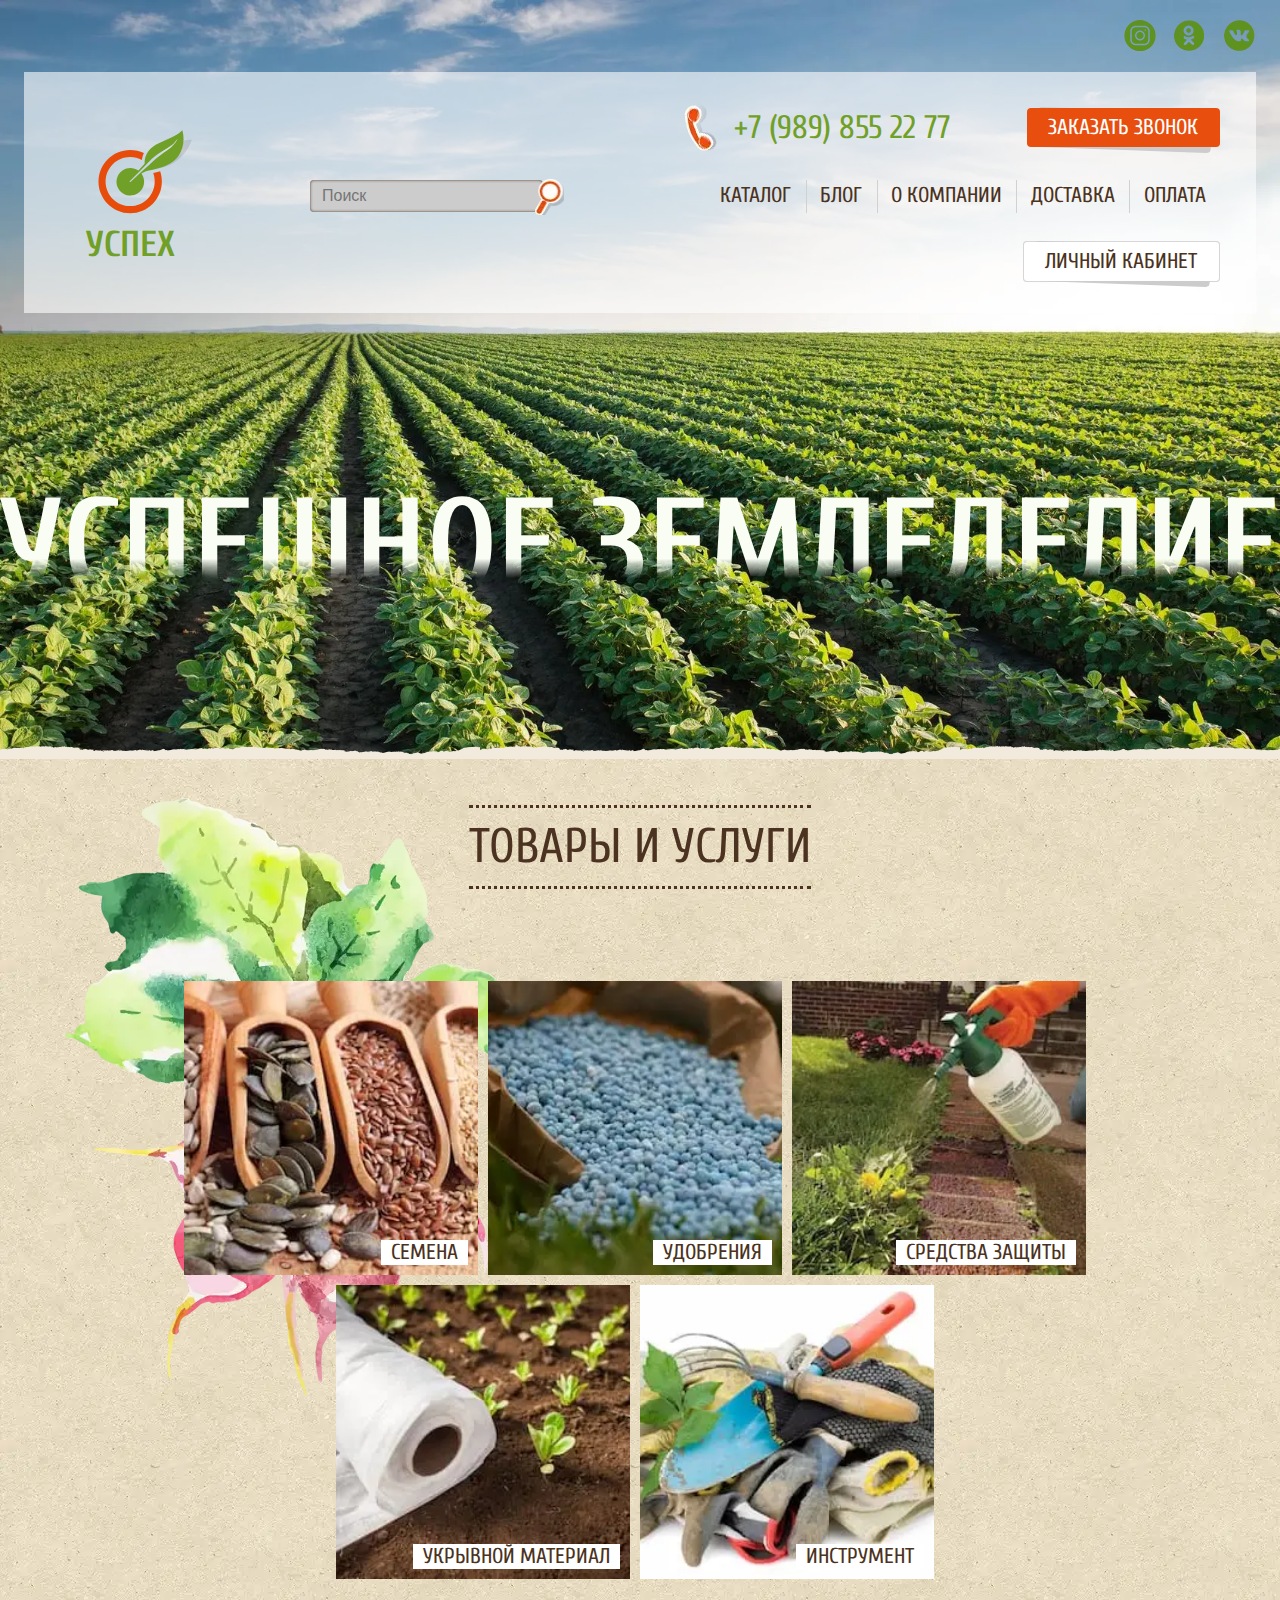
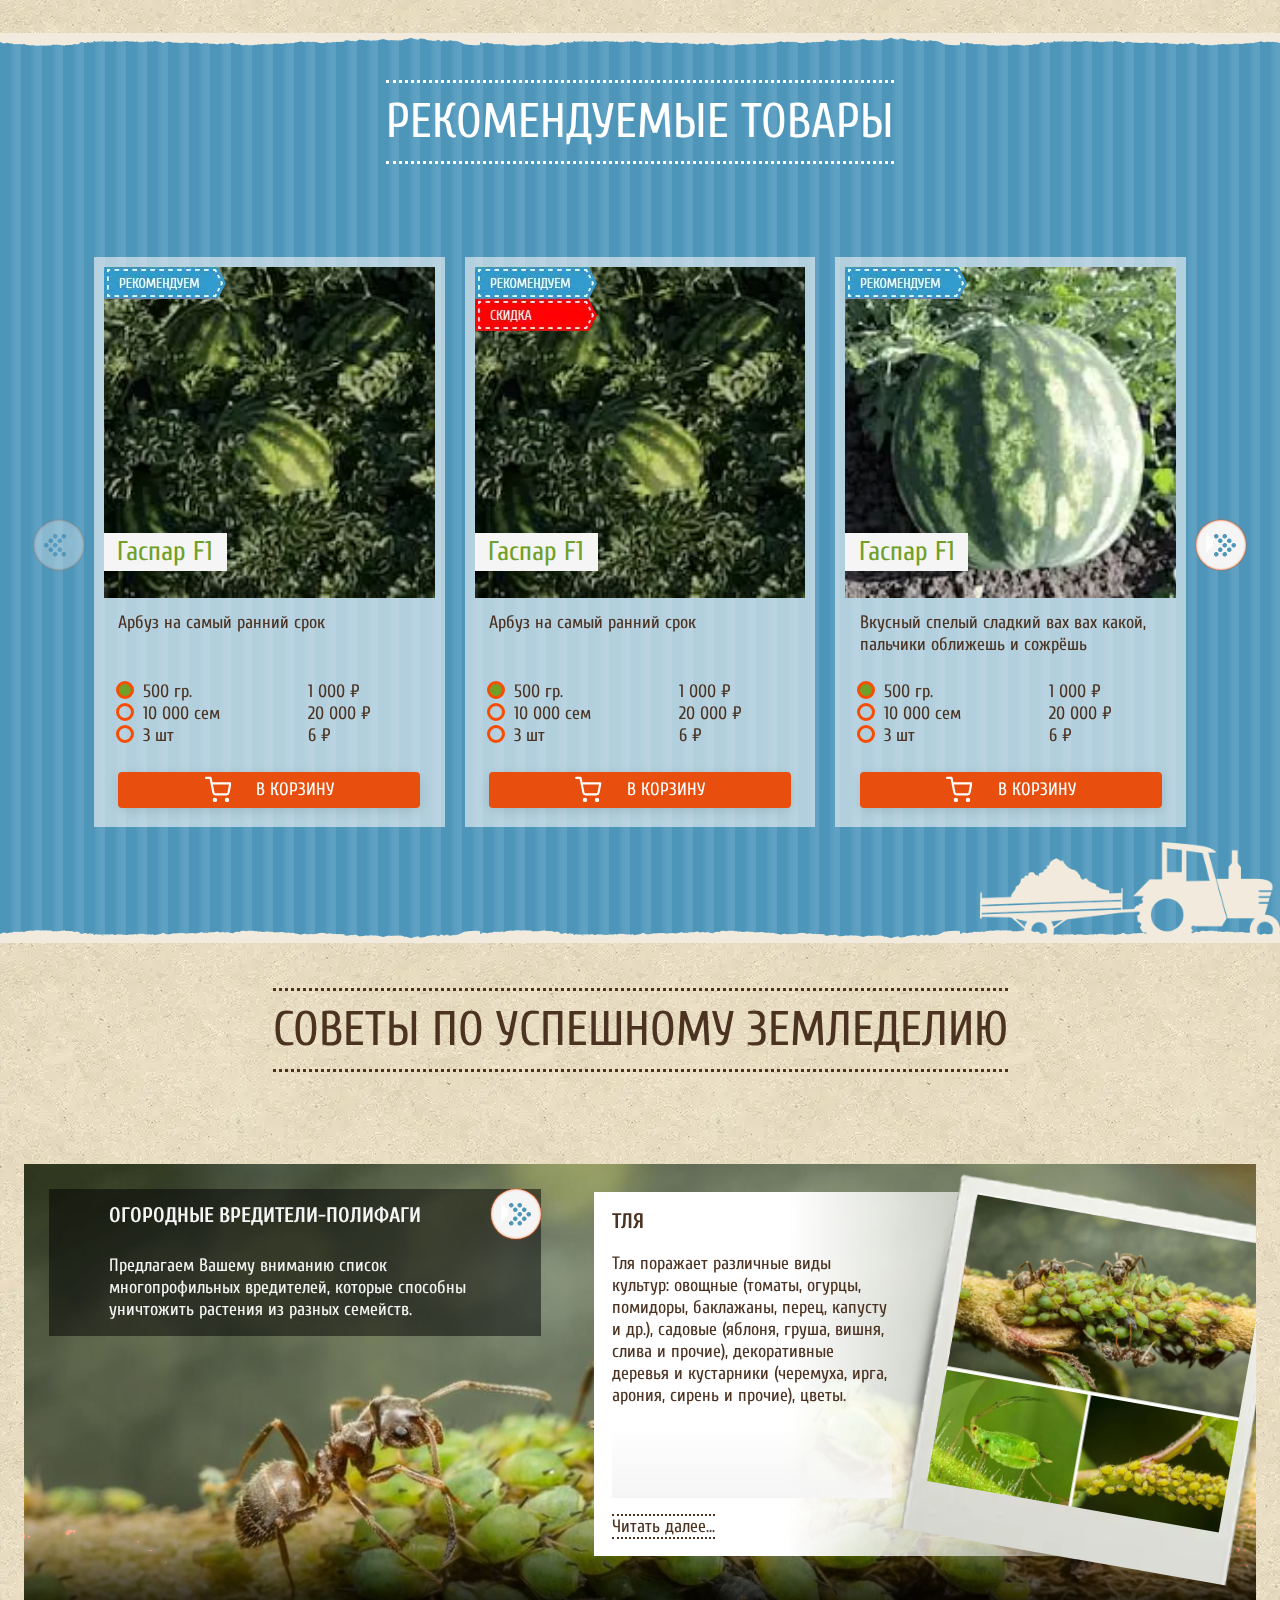
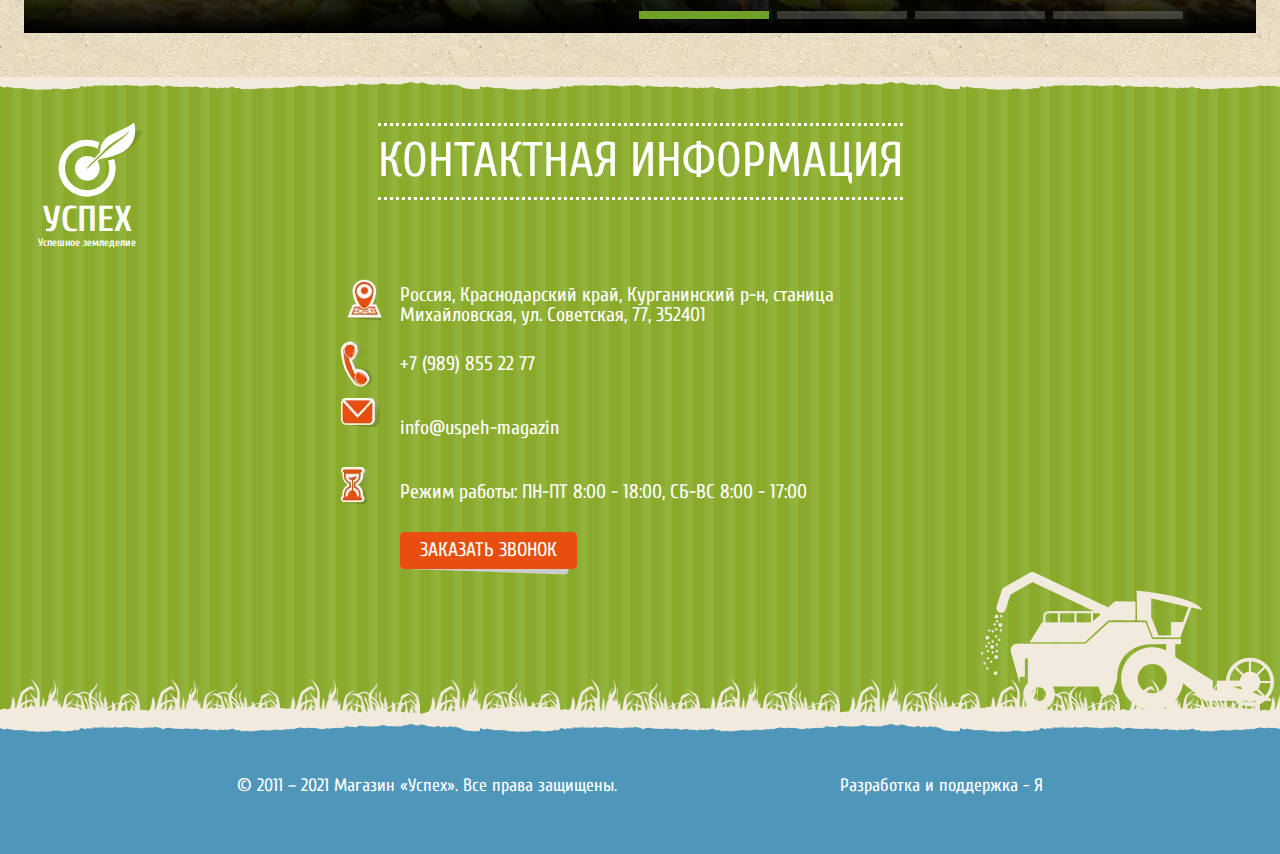
<file: index.html>
<!doctype html>
<html lang="ru" class="main-page">

<head>
    <title> Магазин УСПЕХ. Семена, удобрения и средства защиты растений </title>



<meta name="author" content=Лагутин Виталий>

<meta charset="utf-8">
<meta name="viewport" content="width=device-width, initial-scale=1">
<meta name="color-scheme" content="light dark">

<!-- Fonts -->
<!-- Cuprum-medium -->
<link rel="preconnect" href="https://fonts.googleapis.com">
<link rel="preconnect" href="https://fonts.gstatic.com" crossorigin>
<link href="https://fonts.googleapis.com/css2?family=Cuprum&display=swap&subset=latin,latin-ext,cyrillic"
    rel="stylesheet">

<style data-target type="text/css">
    :root {
        color-scheme: light dark;
    }
</style>

<!-- BASE  -->
<base href="/">



<!-- normalize.css -->
<link rel="stylesheet" href="styles/normalize.css" type="text/css">
<link rel="stylesheet" href="styles/swiper_slider_bundle.css" type="text/css">

<!-- STYLESHEET -->
<link rel="stylesheet" href="styles/style.min.css" type="text/css">


<!-- SCRIPTS -->
<script src="scripts/swiper-bundle.js" defer></script>
<script src="scripts/main.min.js" type="module" defer></script>

</head>

<body class="main-page__body">
    <div class="wrapper">

















        <aside class="sidebar" id="sidebar" role="menu">

            <div class="sidebar__close">
                <button class="close" id="sidebar-close" aria-controls="sidebar"
                    aria-label="Свернуть панель навигации по каталогу" title="Свернуть панель навигации по каталогу">
                    <span class="close__icon"></span></button>
            </div>

            <div class="sidebar__container">

                <div class="sidebar__header">
                    <div class="sidebar__profile mobile_hidden">
                        <div class="profile">
                            <div class="profile__avatar">
                                <picture><source srcset="img/user_placeholder.webp" type="image/webp"><img src="img/user_placeholder.jpg" alt="ваш аватар"></picture>
                            </div>
                            <div class="profile__info user">
                                <span class="user__name">Лагутин Виталий</span>
                                <span class="user__status">успешный покупатель</span>
                                <button class="btn btn--white"><span>Зарегистрироваться</span></button>
                                <button class="btn btn--red"><span>войти</span></button>
                            </div>
                        </div>

                    </div>
                </div>

                <div class="sidebar__body">

                    <div class="sidebar__page-navigation mobile_hidden">

                        <nav class="navbar">
                            <ul class="navbar__list">
                                <li class="navbar__item">
    <a class="navbar__link" href=#catalog-category>КАТАЛОГ</a>
</li><li class="navbar__item">
    <a class="navbar__link" href=/blog/>Блог</a>
</li><li class="navbar__item">
    <a class="navbar__link" href=/about/>О компании</a>
</li><li class="navbar__item">
    <a class="navbar__link" href=/delivery/>ДОСТАВКА</a>
</li><li class="navbar__item">
    <a class="navbar__link" href=/payment/>ОПЛАТА</a>
</li>
                            </ul>
                        </nav>

                    </div>

                    <div class="sidebar__catalog mobile_hidden desctop_hidden">
                        <div class="search">
    <form>
        <input type="search" placeholder="Поиск" aria-label="Поиск">
        <button type="submit"></button>
    </form>
</div>
                        <h3 class="catalog__title">Каталог</h3>
                        <ul class="catalog--list">

                            <li>
                                <span>семена</span>
                                <ul>
                                    <li>
                                        <span>Капуста</span>
                                        <ul>
                                            <li><a href="#">белокачанная</a></li>
                                            <li><a href="#">краснокачанная</a></li>
                                            <li><a href="#">цветная</a></li>
                                            <li><a href="#">пекинская</a></li>
                                        </ul>
                                    </li>
                                    <li>
                                        <span>перец</span>
                                        <ul>
                                            <li><a href="#">острый</a></li>
                                            <li><a href="#">сладкий</a></li>
                                        </ul>
                                    </li>
                                    <li><a href="#">томаты</a></li>
                                    <li><a href="/catalog/seeds/watermelon/">арбуз</a></li>
                                    <li><a href="#">дыня</a></li>
                                    <li><a href="#">баклажаны</a></li>
                                    <li><a href="#">фасоль</a></li>
                                    <li><a href="#">кабачки</a></li>
                                    <li><a href="#">кукуруза</a></li>
                                    <li><a href="#">лук</a></li>
                                    <li><a href="#">Огурец</a></li>
                                    <li><a href="#">салат</a></li>
                                    <li><a href="#">зелень</a></li>
                                </ul>
                            </li>
                            <li><a href="#">УДОБРЕНИЯ</a></li>
                            <li><a href="#">Средства защиты</a></li>
                            <li>
                                <span>укрывной материал</span>
                                <ul>
                                    <li><a href="#">Агроспан</a></li>
                                    <li><a href="#">Мульчирующая пленка</a></li>
                                    <li><a href="#">тепличная пленка</a></li>
                                    <li><a href="#">сетка</a></li>
                                </ul>
                            </li>
                            <li>
                                <a href="#">Инструмент</a>
                            </li>

                        </ul>
                    </div>

                    <div class="sidebar__feedback mobile_hidden desctop_hidden">
                        <div class="phone-contact">
                            <div class="phone-contact__logo">
                                <picture><source srcset="icons/logo_1.webp" type="image/webp"><img src="icons/logo_1.png" alt="магазин УСПЕХ"></picture>
                            </div>

                            <div class="phone-contact__link">
                                <div>Магазин УСПЕХ</div>
                                <a class="phone phone--no-icon" href="tel:+79898552277">+7 (989) 855 22 77</a>
                            </div>
                        </div>

                        <button class="btn btn--red" id="feedback" aria-controls="" aria-labelledby="Заказать звонок">
    <span>Заказать звонок</span>
</button>
                        <div class="socials">
    <ul class="socials__list ">
        <li class="socials__item">
            <a href="https://instagram.com/magazin_uspeh_kurganinsk" class="socials__item--insta"></a>
        </li>
        <li class="socials__item">
            <a href="https://ok.ru/" class="socials__item--ok"></a>
        </li>
        <li class="socials__item">
            <a href="https://vk.com/" class="socials__item--vk"></a>
        </li>
    </ul>
</div>
                        <a class="phone phone--no-text phone--icon-pulse" href="tel:+79898552277">+7 (989) 855 22 77</a>
                    </div>

                    <div class="sidebar__cart mobile_hidden desctop_hidden">

                        раздел в разработке

                    </div>

                </div>

            </div>

            <div class="sidebar__footer">
                <nav class="sidebar-nav">
                    <div class="sidebar-nav__container __container">
                        <ul class="sidebar-nav__list">

                            <li class="sidebar-nav__item">
                                <button data-target="sidebar__page-navigation">
                                    <span>главная</span>
                                </button>
                            </li>

                            <li class="sidebar-nav__item __desktop-none">
                                <button data-target="sidebar__catalog">
                                    <span>каталог</span>
                                </button>
                            </li>

                            <li class="sidebar-nav__item">
                                <button data-target="sidebar__feedback">
                                    <span>позвонить</span>
                                </button>
                            </li>

                            <li class="sidebar-nav__item">
                                <button data-target="sidebar__cart">
                                    <span>корзина</span>
                                </button>
                            </li>

                            <li class="sidebar-nav__item __desktop-none">
                                <button data-target="sidebar__profile">
                                    <span>профиль</span>
                                </button>
                            </li>

                        </ul>
                    </div>
                </nav>
            </div>

        </aside>
















        <section class="hero">

            <header class="header">
                <div class="__container">

                    <div class="header__head header-head">
    <ul class="header-head__widgets widgets">
        <li class="widgets__item widgets__item--right">
            <div class="socials">
    <ul class="socials__list ">
        <li class="socials__item">
            <a href="https://instagram.com/magazin_uspeh_kurganinsk" class="socials__item--insta"></a>
        </li>
        <li class="socials__item">
            <a href="https://ok.ru/" class="socials__item--ok"></a>
        </li>
        <li class="socials__item">
            <a href="https://vk.com/" class="socials__item--vk"></a>
        </li>
    </ul>
</div></li>
    </ul>
</div>

                    <div class="header__body header-body">

                        <div class="header-body__logo logo--no-text">
                            <a href="/" class="logo__link" aria-label="Ссылка на главную страницу" title="Вернуться на главную страницу">
    <svg class="logo__icon" version="1.1" xmlns="http://www.w3.org/2000/svg" xmlns:xlink="http://www.w3.org/1999/xlink"
        viewBox="-50 100 1050 654" xml:space="preserve">
        <path class="shadow" d="M874.84,169.63c-2.53,62.96-31.32,119.91-80.68,155.34c-41.13,29.42-84.79,40.81-124.34,55.05
			c46.19-6.01,94.6-16.14,137.31-45.88c62.33-42.71,114.21-108.83,130.98-170.85C921.03,161.72,892.87,167.73,874.84,169.63
			L874.84,169.63z" />
        <path class="leaf" d="M511.32,449.31l43.34-40.5l18.98-17.4c25.31-23.73,51.25-46.82,76.56-70.24
			c33.54-30.69,70.87-55.05,107.25-81.63c31.95-23.41,56.95-47.77,75.3-82.89c1.27-2.53-6.33,5.06-6.96,6.01
			c-6.01,8.23-12.02,15.82-19.3,23.41c-15.5,15.5-34.49,28.16-53.15,39.55c-40.5,25.31-81.31,49.04-116.11,82.26
			c-24.36,23.41-48.72,49.67-72.77,74.03l-18.03,18.35l-41.76,42.08l-31.64,31.95l-1.27,6.01l6.64-0.63L511.32,449.31z
			M538.21,393.94l46.51-52.2c-2.85-72.13,43.03-124.97,105.99-153.13c81.94-36.7,140.79-58.53,177.17-96.81
			c24.04,89.85-1.58,184.77-69.92,233.17c-65.49,46.82-147.75,61.06-189.51,69.29c-19.62,3.8-34.49,11.71-48.09,21.51
			c1.27,1.9,2.53,3.48,3.8,5.38c31.32,48.09,17.4,112-30.37,143.32c-48.09,31.01-112,17.4-143.32-30.69
			c-31.01-47.77-17.4-112,30.69-143C457.85,366.73,504.67,369.26,538.21,393.94L538.21,393.94z" />
        <path class="circle" d="M476.2,238.6c36.7,0,71.82,8.23,102.82,23.41c-7.28,16.14-12.34,33.54-15.19,51.89
			c-25.94-13.92-56-22.15-87.64-22.15c-50.94,0-97.13,20.56-130.35,54.1c-33.54,33.22-54.1,79.41-54.1,130.35
			s20.56,96.81,54.1,130.35c33.22,33.22,79.41,53.78,130.35,53.78c50.94,0,96.81-20.56,130.35-53.78
			c33.22-33.54,53.78-79.41,53.78-130.35c0-22.15-3.8-43.66-11.07-63.28c16.14-3.48,33.54-7.91,51.89-13.29
			c8.23,24.04,12.66,49.67,12.66,76.56c0,65.49-26.58,124.97-69.6,168c-43.03,43.03-102.51,69.6-168,69.6
			c-65.81,0-124.97-26.58-168-69.6c-43.03-43.03-69.6-102.51-69.6-168c0-65.81,26.58-124.97,69.6-168S410.39,238.6,476.2,238.6
			L476.2,238.6z" />
    </svg>
    <span class="logo__title">Успех</span>
    <span class="logo__text">Успешное земледелие</span>
</a>
                        </div>

                        <div class="header-body__tools">

                            <div class="widget phone  grid__item grid__item--1">
                                <a class="phone__link" href="tel:+79898552277">+7 (989) 855 22 77</a>
                            </div>

                            <div class="widget feedback  grid__item grid__item--2">
                                <button class="btn btn--red" id="feedback" aria-controls="" aria-labelledby="Заказать звонок">
    <span>Заказать звонок</span>
</button>
                            </div>

                            <div class="widget search grid__item grid__item--3">
                                <div class="search">
    <form>
        <input type="search" placeholder="Поиск" aria-label="Поиск">
        <button type="submit"></button>
    </form>
</div>
                            </div>

                            <nav class="navbar grid__item grid__item--navbar">
                                <ul class="navbar__list">
                                    <li class="navbar__item">
    <a class="navbar__link" href=#catalog-category>КАТАЛОГ</a>
</li><li class="navbar__item">
    <a class="navbar__link" href=/blog/>Блог</a>
</li><li class="navbar__item">
    <a class="navbar__link" href=/about/>О компании</a>
</li><li class="navbar__item">
    <a class="navbar__link" href=/delivery/>ДОСТАВКА</a>
</li><li class="navbar__item">
    <a class="navbar__link" href=/payment/>ОПЛАТА</a>
</li>

                                </ul>

                            </nav>

                            <div class="header-body__lk lk  grid__item grid__item--5">
                                <button class="btn btn--white btn--no-icon" id="burger-sidebar" aria-controls="sidebar"
    aria-label="Открыть панель навигации по каталогу" data-target="sidebar__feedback">

    <span>Личный кабинет</span>

</button>
                            </div>



                        </div>

                    </div>

                    <div class="header__footer header-footer">

                        <ul class="header-footer__widgets widgets">
                            <li class="widgets__item">
                                <nav class="breadcrumbs" aria-label="breadcrumbs">
                                    <ol class="breadcrumbs__list">

                                        

                                    </ol>
                                </nav>
                            </li>


                        </ul>


                    </div>

                </div>

            </header>

            <div class="hero__logo">
                <div class="logo logo--no-text">
                    <a href="/" class="logo__link" aria-label="Ссылка на главную страницу" title="Вернуться на главную страницу">
    <svg class="logo__icon" version="1.1" xmlns="http://www.w3.org/2000/svg" xmlns:xlink="http://www.w3.org/1999/xlink"
        viewBox="-50 100 1050 654" xml:space="preserve">
        <path class="shadow" d="M874.84,169.63c-2.53,62.96-31.32,119.91-80.68,155.34c-41.13,29.42-84.79,40.81-124.34,55.05
			c46.19-6.01,94.6-16.14,137.31-45.88c62.33-42.71,114.21-108.83,130.98-170.85C921.03,161.72,892.87,167.73,874.84,169.63
			L874.84,169.63z" />
        <path class="leaf" d="M511.32,449.31l43.34-40.5l18.98-17.4c25.31-23.73,51.25-46.82,76.56-70.24
			c33.54-30.69,70.87-55.05,107.25-81.63c31.95-23.41,56.95-47.77,75.3-82.89c1.27-2.53-6.33,5.06-6.96,6.01
			c-6.01,8.23-12.02,15.82-19.3,23.41c-15.5,15.5-34.49,28.16-53.15,39.55c-40.5,25.31-81.31,49.04-116.11,82.26
			c-24.36,23.41-48.72,49.67-72.77,74.03l-18.03,18.35l-41.76,42.08l-31.64,31.95l-1.27,6.01l6.64-0.63L511.32,449.31z
			M538.21,393.94l46.51-52.2c-2.85-72.13,43.03-124.97,105.99-153.13c81.94-36.7,140.79-58.53,177.17-96.81
			c24.04,89.85-1.58,184.77-69.92,233.17c-65.49,46.82-147.75,61.06-189.51,69.29c-19.62,3.8-34.49,11.71-48.09,21.51
			c1.27,1.9,2.53,3.48,3.8,5.38c31.32,48.09,17.4,112-30.37,143.32c-48.09,31.01-112,17.4-143.32-30.69
			c-31.01-47.77-17.4-112,30.69-143C457.85,366.73,504.67,369.26,538.21,393.94L538.21,393.94z" />
        <path class="circle" d="M476.2,238.6c36.7,0,71.82,8.23,102.82,23.41c-7.28,16.14-12.34,33.54-15.19,51.89
			c-25.94-13.92-56-22.15-87.64-22.15c-50.94,0-97.13,20.56-130.35,54.1c-33.54,33.22-54.1,79.41-54.1,130.35
			s20.56,96.81,54.1,130.35c33.22,33.22,79.41,53.78,130.35,53.78c50.94,0,96.81-20.56,130.35-53.78
			c33.22-33.54,53.78-79.41,53.78-130.35c0-22.15-3.8-43.66-11.07-63.28c16.14-3.48,33.54-7.91,51.89-13.29
			c8.23,24.04,12.66,49.67,12.66,76.56c0,65.49-26.58,124.97-69.6,168c-43.03,43.03-102.51,69.6-168,69.6
			c-65.81,0-124.97-26.58-168-69.6c-43.03-43.03-69.6-102.51-69.6-168c0-65.81,26.58-124.97,69.6-168S410.39,238.6,476.2,238.6
			L476.2,238.6z" />
    </svg>
    <span class="logo__title">Успех</span>
    <span class="logo__text">Успешное земледелие</span>
</a>
                </div>

            </div>
            <div class="hero__title">
                <h1>Успешное земледелие</h1>
            </div>

        </section>
        <main>

            <section class="section" id="catalog-category">
    <div class="section__container __container">

        <h2 class="section__title">Товары и услуги</h2>
    </div>
    <div class="section__container __container">

        <div class="section__content">
            <div class="catalog">
                <ul class="catalog--grid category">

                    <li class="category__item">
                        <a href="catalog/seeds/" class="category__link" for="seeds">
                            <picture>
                                <source media="(min-width: 2559px)"
                                    srcset="img/catalog/seeds/seeds.h352.webp 1x, img/catalog/seeds/seeds@2x.webp 2x"
                                    type="image/webp">
                                <source media="(min-width: 2559px)"
                                    srcset="img/catalog/seeds/seeds.h352.jpg 1x, img/catalog/seeds/seeds@2x.jpg 2x"
                                    type="image/jpg">

                                <source
                                    srcset="img/catalog/seeds/seeds.h245.webp 1x,img/catalog/seeds/seeds.h352.webp 2x"
                                    type="image/webp">
                                <source srcset="img/catalog/seeds/seeds.h245.jpg 1x,img/catalog/seeds/seeds.h352.jpg 2x"
                                    type="image/jpg">

                                <img src="img/catalog/seeds/seeds.h245.jpg" alt="Семена">
                            </picture>
                            <span>Семена</span>
                        </a>
                    </li>
                    <li class="category__item">
                        <a href="#" class="category__link">
                            <picture>

                                <source media="(min-width: 2559px)"
                                    srcset="img/catalog/fertilizer/fertilizer.h352.webp 1x, img/catalog/fertilizer/fertilizer@2x.webp 2x"
                                    type="image/webp">
                                <source media="(min-width: 2559px)"
                                    srcset="img/catalog/fertilizer/fertilizer.h352.jpg 1x, img/catalog/fertilizer/fertilizer@2x.jpg 2x"
                                    type="image/jpg">

                                <source
                                    srcset="img/catalog/fertilizer/fertilizer.h245.webp 1x,img/catalog/fertilizer/fertilizer.h352.webp 2x"
                                    type="image/webp">
                                <source
                                    srcset="img/catalog/fertilizer/fertilizer.h245.jpg 1x,img/catalog/fertilizer/fertilizer.h352.jpg 2x"
                                    type="image/jpg">

                                <img src="img/catalog/fertilizer/fertilizer.h245.jpg" alt="удобрения">

                            </picture>
                            <span>удобрения</span>
                        </a>
                    </li>
                    <li class="category__item">
                        <a href=" #" class="category__link">
                            <picture>

                                <source media="(min-width: 2559px)"
                                    srcset="img/catalog/chemistry/chemistry.h352.webp 1x, img/catalog/chemistry/chemistry@2x.webp 2x"
                                    type="image/webp">
                                <source media="(min-width: 2559px)"
                                    srcset="img/catalog/chemistry/chemistry.h352.jpg 1x, img/catalog/chemistry/chemistry@2x.jpg 2x"
                                    type="image/jpg">

                                <source
                                    srcset="img/catalog/chemistry/chemistry.h245.webp 1x,img/catalog/chemistry/chemistry.h352.webp 2x"
                                    type="image/webp">
                                <source
                                    srcset="img/catalog/chemistry/chemistry.h245.jpg 1x,img/catalog/chemistry/chemistry.h352.jpg 2x"
                                    type="image/jpg">

                                <img src="img/catalog/chemistry/chemistry.h245.jpg" alt="средства защиты">
                            </picture>
                            <span>средства защиты</span>
                        </a>
                    </li>
                    <li class="category__item">
                        <a href="#" class="category__link" for="membrane">
                            <picture>

                                <source media="(min-width: 2559px)"
                                    srcset="img/catalog/membrane/membrane.h352.webp 1x, img/catalog/membrane/membrane@2x.webp 2x"
                                    type="image/webp">
                                <source media="(min-width: 2559px)"
                                    srcset="img/catalog/membrane/membrane.h352.jpg 1x, img/catalog/membrane/membrane@2x.jpg 2x"
                                    type="image/jpg">

                                <source
                                    srcset="img/catalog/membrane/membrane.h245.webp 1x,img/catalog/membrane/membrane.h352.webp 2x"
                                    type="image/webp">
                                <source
                                    srcset="img/catalog/membrane/membrane.h245.jpg 1x,img/catalog/membrane/membrane.h352.jpg 2x"
                                    type="image/jpg">

                                <img src="img/catalog/membrane/membrane.h245.jpg" alt="укрывной материал">
                            </picture>
                            <span>укрывной материал</span>
                        </a>
                    </li>
                    <li class="category__item">
                        <a href=" #" class="category__link">
                            <picture>

                                <source media="(min-width: 2559px)"
                                    srcset="img/catalog/tools/tools.h352.webp 1x, img/catalog/tools/tools@2x.webp 2x"
                                    type="image/webp">
                                <source media="(min-width: 2559px)"
                                    srcset="img/catalog/tools/tools.h352.jpg 1x, img/catalog/tools/tools@2x.jpg 2x"
                                    type="image/jpg">

                                <source
                                    srcset="img/catalog/tools/tools.h245.webp 1x,img/catalog/tools/tools.h352.webp 2x"
                                    type="image/webp">
                                <source srcset="img/catalog/tools/tools.h245.jpg 1x,img/catalog/tools/tools.h352.jpg 2x"
                                    type="image/jpg">

                                <img src="img/catalog/tools/tools.h245.jpg" alt="инструмент">

                            </picture>
                            <span>инструмент</span>

                        </a>
                    </li>

                </ul>
            </div>



        </div>


    </div>

</section>

            <section class="section recomended section--separate section--blue">
    <div class="section__container __container">
        <h2 class="section__title">Рекомендуемые товары</h2>
    </div>
    <div class="section__container __container">
        <div class="recomended__slider">
            <div class="recomended__slider-container swiper-container">

                <div class="swiper-wrapper">

                    <div class="swiper-slide">
                        <li class="goods__item" aria-haspopup="true">
    <a href="/catalog/seeds/watermelon/gaspar-f1/" class="goods__link">
        <div class="goods__badge badge">
            <span class="badge__recommendation" onclick="this.hidden = 'true'"></span>
            
            
        </div>
        <picture>
            <source media="(min-width: 2559px)" srcset="img/catalog/seeds/watermelon/gaspar-f1_3.h352.webp 1x, img/catalog/seeds/watermelon/gaspar-f1_3@2x.webp 2x"
                type="image/webp">
            <source media="(min-width: 2559px)" srcset="img/catalog/seeds/watermelon/gaspar-f1_3.h352.jpg 1x, img/catalog/seeds/watermelon/gaspar-f1_3@2x.jpg 2x"
                type="image/jpg">

            <source srcset="img/catalog/seeds/watermelon/gaspar-f1_3.h245.webp 1x,img/catalog/seeds/watermelon/gaspar-f1_3.h352.webp 2x" type="image/webp">
            <source srcset="img/catalog/seeds/watermelon/gaspar-f1_3.h245.jpg 1x,img/catalog/seeds/watermelon/gaspar-f1_3.h352.jpg 2x" type="image/jpg">

            <img src="img/catalog/seeds/watermelon/gaspar-f1_3.h245.jpg" alt="Гаспар F1">
        </picture>

        <span class="goods__name">Гаспар F1</span>


    </a>
    <div class="goods__info">

        <span class="goods__description">Арбуз на самый ранний срок</span>

    </div>
    <div class="goods__tools">

        <form class="choice-stack">
            <table>
                <tbody>
                    <tr>

                        <td class="choice-stack__input">

                            <input type="radio" id="stack-1" name="stack" value="1000" checked />

                            <label for="stack-1">
                                <span class="stack-count">500</span>
                                <span class="stack__var">гр.</span>
                            </label>

                        </td>

                        <td class="choice-stack__price">

                            <span class="price">1 000 </span>
                            <span class="currency">&#x20bd;</span>

                        </td>

                    </tr>

                    <tr>

                        <td class="choice-stack__input">

                            <input type="radio" id="stack-2" name="stack" value="20000" />

                            <label for="stack-2">

                                <span class="stack-count">10 000</span>
                                <span class="stack__var">сем</span>

                            </label>
                        </td>

                        <td class="choice-stack__price">
                            <span class="price">20 000 </span>
                            <span class="currency">&#x20bd;</span>
                        </td>

                    </tr>

                    <tr>

                        <td class="choice-stack__input">

                            <input type="radio" id="stack-3" name="stack" value="20000" />

                            <label for="stack-3">

                                <span class="stack-count">3</span>
                                <span class="stack__var">шт</span>

                            </label>
                        </td>

                        <td class="choice-stack__price">
                            <span class="price">6 </span>
                            <span class="currency">&#x20bd;</span>
                        </td>

                    </tr>
                </tbody>

            </table>
        </form>

    </div>
    <div class="goods__action">

        <button class="btn btn--cart btn--fluid goods__to-cart" onclick="this.classList.toggle('added')">
            <i class="btn__icon">
                <svg class="goods-1" width="24" height="24" viewBox="0 0 24 24" xmlns="http://www.w3.org/2000/svg">
                    <rect width="24" height="24" rx="2" />
                </svg>
                <svg class="goods-2" width="24" height="24" viewBox="0 0 24 24" xmlns="http://www.w3.org/2000/svg">
                    <rect width="24" height="24" rx="2" />
                </svg>
                <svg class="cart-icon" xmlns="http://www.w3.org/2000/svg" viewBox="0 0 24 24">
                    <circle cx="9" cy="21" r="1"></circle>
                    <circle cx="20" cy="21" r="1"></circle>
                    <path d="M1 1h4l2.68 13.39a2 2 0 0 0 2 1.61h9.72a2 2 0 0 0 2-1.61L23 6H6"></path>
                </svg>
                <svg class="tick" xmlns="http://www.w3.org/2000/svg" viewBox="0 0 24 24">
                    <path fill="none" d="M0 0h24v24H0V0z" />
                    <path fill="#ffffff"
                        d="M12 2C6.48 2 2 6.48 2 12s4.48 10 10 10 10-4.48 10-10S17.52 2 12 2zM9.29 16.29L5.7 12.7c-.39-.39-.39-1.02 0-1.41.39-.39 1.02-.39 1.41 0L10 14.17l6.88-6.88c.39-.39 1.02-.39 1.41 0 .39.39.39 1.02 0 1.41l-7.59 7.59c-.38.39-1.02.39-1.41 0z" />
                </svg>
            </i>
            <span class="add-to-cart">в корзину</span>
            <span class="added-to-cart">добавлено</span>
        </button>

    </div>

</li>
                    </div>
                    <div class="swiper-slide">
                        <li class="goods__item" aria-haspopup="true">
    <a href="/catalog/seeds/watermelon/gaspar-f1/" class="goods__link">
        <div class="goods__badge badge">
            <span class="badge__recommendation" onclick="this.hidden = 'true'"></span>
            
            <span class="badge__discount" onclick="this.hidden = 'true'"></span>
        </div>
        <picture>
            <source media="(min-width: 2559px)" srcset="img/catalog/seeds/watermelon/gaspar-f1_3.h352.webp 1x, img/catalog/seeds/watermelon/gaspar-f1_3@2x.webp 2x"
                type="image/webp">
            <source media="(min-width: 2559px)" srcset="img/catalog/seeds/watermelon/gaspar-f1_3.h352.jpg 1x, img/catalog/seeds/watermelon/gaspar-f1_3@2x.jpg 2x"
                type="image/jpg">

            <source srcset="img/catalog/seeds/watermelon/gaspar-f1_3.h245.webp 1x,img/catalog/seeds/watermelon/gaspar-f1_3.h352.webp 2x" type="image/webp">
            <source srcset="img/catalog/seeds/watermelon/gaspar-f1_3.h245.jpg 1x,img/catalog/seeds/watermelon/gaspar-f1_3.h352.jpg 2x" type="image/jpg">

            <img src="img/catalog/seeds/watermelon/gaspar-f1_3.h245.jpg" alt="Гаспар F1">
        </picture>

        <span class="goods__name">Гаспар F1</span>


    </a>
    <div class="goods__info">

        <span class="goods__description">Арбуз на самый ранний срок</span>

    </div>
    <div class="goods__tools">

        <form class="choice-stack">
            <table>
                <tbody>
                    <tr>

                        <td class="choice-stack__input">

                            <input type="radio" id="stack-1" name="stack" value="1000" checked />

                            <label for="stack-1">
                                <span class="stack-count">500</span>
                                <span class="stack__var">гр.</span>
                            </label>

                        </td>

                        <td class="choice-stack__price">

                            <span class="price">1 000 </span>
                            <span class="currency">&#x20bd;</span>

                        </td>

                    </tr>

                    <tr>

                        <td class="choice-stack__input">

                            <input type="radio" id="stack-2" name="stack" value="20000" />

                            <label for="stack-2">

                                <span class="stack-count">10 000</span>
                                <span class="stack__var">сем</span>

                            </label>
                        </td>

                        <td class="choice-stack__price">
                            <span class="price">20 000 </span>
                            <span class="currency">&#x20bd;</span>
                        </td>

                    </tr>

                    <tr>

                        <td class="choice-stack__input">

                            <input type="radio" id="stack-3" name="stack" value="20000" />

                            <label for="stack-3">

                                <span class="stack-count">3</span>
                                <span class="stack__var">шт</span>

                            </label>
                        </td>

                        <td class="choice-stack__price">
                            <span class="price">6 </span>
                            <span class="currency">&#x20bd;</span>
                        </td>

                    </tr>
                </tbody>

            </table>
        </form>

    </div>
    <div class="goods__action">

        <button class="btn btn--cart btn--fluid goods__to-cart" onclick="this.classList.toggle('added')">
            <i class="btn__icon">
                <svg class="goods-1" width="24" height="24" viewBox="0 0 24 24" xmlns="http://www.w3.org/2000/svg">
                    <rect width="24" height="24" rx="2" />
                </svg>
                <svg class="goods-2" width="24" height="24" viewBox="0 0 24 24" xmlns="http://www.w3.org/2000/svg">
                    <rect width="24" height="24" rx="2" />
                </svg>
                <svg class="cart-icon" xmlns="http://www.w3.org/2000/svg" viewBox="0 0 24 24">
                    <circle cx="9" cy="21" r="1"></circle>
                    <circle cx="20" cy="21" r="1"></circle>
                    <path d="M1 1h4l2.68 13.39a2 2 0 0 0 2 1.61h9.72a2 2 0 0 0 2-1.61L23 6H6"></path>
                </svg>
                <svg class="tick" xmlns="http://www.w3.org/2000/svg" viewBox="0 0 24 24">
                    <path fill="none" d="M0 0h24v24H0V0z" />
                    <path fill="#ffffff"
                        d="M12 2C6.48 2 2 6.48 2 12s4.48 10 10 10 10-4.48 10-10S17.52 2 12 2zM9.29 16.29L5.7 12.7c-.39-.39-.39-1.02 0-1.41.39-.39 1.02-.39 1.41 0L10 14.17l6.88-6.88c.39-.39 1.02-.39 1.41 0 .39.39.39 1.02 0 1.41l-7.59 7.59c-.38.39-1.02.39-1.41 0z" />
                </svg>
            </i>
            <span class="add-to-cart">в корзину</span>
            <span class="added-to-cart">добавлено</span>
        </button>

    </div>

</li>
                    </div>
                    <div class="swiper-slide">
                        <li class="goods__item" aria-haspopup="true">
    <a href="/catalog/seeds/watermelon/gaspar-f1/" class="goods__link">
        <div class="goods__badge badge">
            <span class="badge__recommendation" onclick="this.hidden = 'true'"></span>
            
            
        </div>
        <picture>
            <source media="(min-width: 2559px)" srcset="img/catalog/seeds/watermelon/gaspar-f1_2.h352.webp 1x, img/catalog/seeds/watermelon/gaspar-f1_2@2x.webp 2x"
                type="image/webp">
            <source media="(min-width: 2559px)" srcset="img/catalog/seeds/watermelon/gaspar-f1_2.h352.jpg 1x, img/catalog/seeds/watermelon/gaspar-f1_2@2x.jpg 2x"
                type="image/jpg">

            <source srcset="img/catalog/seeds/watermelon/gaspar-f1_2.h245.webp 1x,img/catalog/seeds/watermelon/gaspar-f1_2.h352.webp 2x" type="image/webp">
            <source srcset="img/catalog/seeds/watermelon/gaspar-f1_2.h245.jpg 1x,img/catalog/seeds/watermelon/gaspar-f1_2.h352.jpg 2x" type="image/jpg">

            <img src="img/catalog/seeds/watermelon/gaspar-f1_2.h245.jpg" alt="Гаспар F1">
        </picture>

        <span class="goods__name">Гаспар F1</span>


    </a>
    <div class="goods__info">

        <span class="goods__description">Вкусный спелый сладкий вах вах какой, пальчики оближешь и сожрёшь</span>

    </div>
    <div class="goods__tools">

        <form class="choice-stack">
            <table>
                <tbody>
                    <tr>

                        <td class="choice-stack__input">

                            <input type="radio" id="stack-1" name="stack" value="1000" checked />

                            <label for="stack-1">
                                <span class="stack-count">500</span>
                                <span class="stack__var">гр.</span>
                            </label>

                        </td>

                        <td class="choice-stack__price">

                            <span class="price">1 000 </span>
                            <span class="currency">&#x20bd;</span>

                        </td>

                    </tr>

                    <tr>

                        <td class="choice-stack__input">

                            <input type="radio" id="stack-2" name="stack" value="20000" />

                            <label for="stack-2">

                                <span class="stack-count">10 000</span>
                                <span class="stack__var">сем</span>

                            </label>
                        </td>

                        <td class="choice-stack__price">
                            <span class="price">20 000 </span>
                            <span class="currency">&#x20bd;</span>
                        </td>

                    </tr>

                    <tr>

                        <td class="choice-stack__input">

                            <input type="radio" id="stack-3" name="stack" value="20000" />

                            <label for="stack-3">

                                <span class="stack-count">3</span>
                                <span class="stack__var">шт</span>

                            </label>
                        </td>

                        <td class="choice-stack__price">
                            <span class="price">6 </span>
                            <span class="currency">&#x20bd;</span>
                        </td>

                    </tr>
                </tbody>

            </table>
        </form>

    </div>
    <div class="goods__action">

        <button class="btn btn--cart btn--fluid goods__to-cart" onclick="this.classList.toggle('added')">
            <i class="btn__icon">
                <svg class="goods-1" width="24" height="24" viewBox="0 0 24 24" xmlns="http://www.w3.org/2000/svg">
                    <rect width="24" height="24" rx="2" />
                </svg>
                <svg class="goods-2" width="24" height="24" viewBox="0 0 24 24" xmlns="http://www.w3.org/2000/svg">
                    <rect width="24" height="24" rx="2" />
                </svg>
                <svg class="cart-icon" xmlns="http://www.w3.org/2000/svg" viewBox="0 0 24 24">
                    <circle cx="9" cy="21" r="1"></circle>
                    <circle cx="20" cy="21" r="1"></circle>
                    <path d="M1 1h4l2.68 13.39a2 2 0 0 0 2 1.61h9.72a2 2 0 0 0 2-1.61L23 6H6"></path>
                </svg>
                <svg class="tick" xmlns="http://www.w3.org/2000/svg" viewBox="0 0 24 24">
                    <path fill="none" d="M0 0h24v24H0V0z" />
                    <path fill="#ffffff"
                        d="M12 2C6.48 2 2 6.48 2 12s4.48 10 10 10 10-4.48 10-10S17.52 2 12 2zM9.29 16.29L5.7 12.7c-.39-.39-.39-1.02 0-1.41.39-.39 1.02-.39 1.41 0L10 14.17l6.88-6.88c.39-.39 1.02-.39 1.41 0 .39.39.39 1.02 0 1.41l-7.59 7.59c-.38.39-1.02.39-1.41 0z" />
                </svg>
            </i>
            <span class="add-to-cart">в корзину</span>
            <span class="added-to-cart">добавлено</span>
        </button>

    </div>

</li>
                    </div>
                    <div class="swiper-slide">
                        <li class="goods__item" aria-haspopup="true">
    <a href="/catalog/seeds/watermelon/gaspar-f1/" class="goods__link">
        <div class="goods__badge badge">
            
            <span class="badge__new" onclick="this.hidden = 'true'"></span>
            
        </div>
        <picture>
            <source media="(min-width: 2559px)" srcset="img/catalog/seeds/watermelon/gaspar-f1.h352.webp 1x, img/catalog/seeds/watermelon/gaspar-f1@2x.webp 2x"
                type="image/webp">
            <source media="(min-width: 2559px)" srcset="img/catalog/seeds/watermelon/gaspar-f1.h352.jpg 1x, img/catalog/seeds/watermelon/gaspar-f1@2x.jpg 2x"
                type="image/jpg">

            <source srcset="img/catalog/seeds/watermelon/gaspar-f1.h245.webp 1x,img/catalog/seeds/watermelon/gaspar-f1.h352.webp 2x" type="image/webp">
            <source srcset="img/catalog/seeds/watermelon/gaspar-f1.h245.jpg 1x,img/catalog/seeds/watermelon/gaspar-f1.h352.jpg 2x" type="image/jpg">

            <img src="img/catalog/seeds/watermelon/gaspar-f1.h245.jpg" alt="Гаспар F1">
        </picture>

        <span class="goods__name">Гаспар F1</span>


    </a>
    <div class="goods__info">

        <span class="goods__description">Вкусный спелый сладкий вах вах какой, пальчики оближешь и сожрёшь</span>

    </div>
    <div class="goods__tools">

        <form class="choice-stack">
            <table>
                <tbody>
                    <tr>

                        <td class="choice-stack__input">

                            <input type="radio" id="stack-1" name="stack" value="1000" checked />

                            <label for="stack-1">
                                <span class="stack-count">500</span>
                                <span class="stack__var">гр.</span>
                            </label>

                        </td>

                        <td class="choice-stack__price">

                            <span class="price">1 000 </span>
                            <span class="currency">&#x20bd;</span>

                        </td>

                    </tr>

                    <tr>

                        <td class="choice-stack__input">

                            <input type="radio" id="stack-2" name="stack" value="20000" />

                            <label for="stack-2">

                                <span class="stack-count">10 000</span>
                                <span class="stack__var">сем</span>

                            </label>
                        </td>

                        <td class="choice-stack__price">
                            <span class="price">20 000 </span>
                            <span class="currency">&#x20bd;</span>
                        </td>

                    </tr>

                    <tr>

                        <td class="choice-stack__input">

                            <input type="radio" id="stack-3" name="stack" value="20000" />

                            <label for="stack-3">

                                <span class="stack-count">3</span>
                                <span class="stack__var">шт</span>

                            </label>
                        </td>

                        <td class="choice-stack__price">
                            <span class="price">6 </span>
                            <span class="currency">&#x20bd;</span>
                        </td>

                    </tr>
                </tbody>

            </table>
        </form>

    </div>
    <div class="goods__action">

        <button class="btn btn--cart btn--fluid goods__to-cart" onclick="this.classList.toggle('added')">
            <i class="btn__icon">
                <svg class="goods-1" width="24" height="24" viewBox="0 0 24 24" xmlns="http://www.w3.org/2000/svg">
                    <rect width="24" height="24" rx="2" />
                </svg>
                <svg class="goods-2" width="24" height="24" viewBox="0 0 24 24" xmlns="http://www.w3.org/2000/svg">
                    <rect width="24" height="24" rx="2" />
                </svg>
                <svg class="cart-icon" xmlns="http://www.w3.org/2000/svg" viewBox="0 0 24 24">
                    <circle cx="9" cy="21" r="1"></circle>
                    <circle cx="20" cy="21" r="1"></circle>
                    <path d="M1 1h4l2.68 13.39a2 2 0 0 0 2 1.61h9.72a2 2 0 0 0 2-1.61L23 6H6"></path>
                </svg>
                <svg class="tick" xmlns="http://www.w3.org/2000/svg" viewBox="0 0 24 24">
                    <path fill="none" d="M0 0h24v24H0V0z" />
                    <path fill="#ffffff"
                        d="M12 2C6.48 2 2 6.48 2 12s4.48 10 10 10 10-4.48 10-10S17.52 2 12 2zM9.29 16.29L5.7 12.7c-.39-.39-.39-1.02 0-1.41.39-.39 1.02-.39 1.41 0L10 14.17l6.88-6.88c.39-.39 1.02-.39 1.41 0 .39.39.39 1.02 0 1.41l-7.59 7.59c-.38.39-1.02.39-1.41 0z" />
                </svg>
            </i>
            <span class="add-to-cart">в корзину</span>
            <span class="added-to-cart">добавлено</span>
        </button>

    </div>

</li>
                    </div>
                    <div class="swiper-slide">
                        <li class="goods__item" aria-haspopup="true">
    <a href="/catalog/seeds/watermelon/gaspar-f1/" class="goods__link">
        <div class="goods__badge badge">
            <span class="badge__recommendation" onclick="this.hidden = 'true'"></span>
            
            
        </div>
        <picture>
            <source media="(min-width: 2559px)" srcset="img/catalog/seeds/watermelon/gaspar-f1_3.h352.webp 1x, img/catalog/seeds/watermelon/gaspar-f1_3@2x.webp 2x"
                type="image/webp">
            <source media="(min-width: 2559px)" srcset="img/catalog/seeds/watermelon/gaspar-f1_3.h352.jpg 1x, img/catalog/seeds/watermelon/gaspar-f1_3@2x.jpg 2x"
                type="image/jpg">

            <source srcset="img/catalog/seeds/watermelon/gaspar-f1_3.h245.webp 1x,img/catalog/seeds/watermelon/gaspar-f1_3.h352.webp 2x" type="image/webp">
            <source srcset="img/catalog/seeds/watermelon/gaspar-f1_3.h245.jpg 1x,img/catalog/seeds/watermelon/gaspar-f1_3.h352.jpg 2x" type="image/jpg">

            <img src="img/catalog/seeds/watermelon/gaspar-f1_3.h245.jpg" alt="Гаспар F1">
        </picture>

        <span class="goods__name">Гаспар F1</span>


    </a>
    <div class="goods__info">

        <span class="goods__description">Вкусный спелый сладкий вах вах какой, пальчики оближешь и сожрёшь</span>

    </div>
    <div class="goods__tools">

        <form class="choice-stack">
            <table>
                <tbody>
                    <tr>

                        <td class="choice-stack__input">

                            <input type="radio" id="stack-1" name="stack" value="1000" checked />

                            <label for="stack-1">
                                <span class="stack-count">500</span>
                                <span class="stack__var">гр.</span>
                            </label>

                        </td>

                        <td class="choice-stack__price">

                            <span class="price">1 000 </span>
                            <span class="currency">&#x20bd;</span>

                        </td>

                    </tr>

                    <tr>

                        <td class="choice-stack__input">

                            <input type="radio" id="stack-2" name="stack" value="20000" />

                            <label for="stack-2">

                                <span class="stack-count">10 000</span>
                                <span class="stack__var">сем</span>

                            </label>
                        </td>

                        <td class="choice-stack__price">
                            <span class="price">20 000 </span>
                            <span class="currency">&#x20bd;</span>
                        </td>

                    </tr>

                    <tr>

                        <td class="choice-stack__input">

                            <input type="radio" id="stack-3" name="stack" value="20000" />

                            <label for="stack-3">

                                <span class="stack-count">3</span>
                                <span class="stack__var">шт</span>

                            </label>
                        </td>

                        <td class="choice-stack__price">
                            <span class="price">6 </span>
                            <span class="currency">&#x20bd;</span>
                        </td>

                    </tr>
                </tbody>

            </table>
        </form>

    </div>
    <div class="goods__action">

        <button class="btn btn--cart btn--fluid goods__to-cart" onclick="this.classList.toggle('added')">
            <i class="btn__icon">
                <svg class="goods-1" width="24" height="24" viewBox="0 0 24 24" xmlns="http://www.w3.org/2000/svg">
                    <rect width="24" height="24" rx="2" />
                </svg>
                <svg class="goods-2" width="24" height="24" viewBox="0 0 24 24" xmlns="http://www.w3.org/2000/svg">
                    <rect width="24" height="24" rx="2" />
                </svg>
                <svg class="cart-icon" xmlns="http://www.w3.org/2000/svg" viewBox="0 0 24 24">
                    <circle cx="9" cy="21" r="1"></circle>
                    <circle cx="20" cy="21" r="1"></circle>
                    <path d="M1 1h4l2.68 13.39a2 2 0 0 0 2 1.61h9.72a2 2 0 0 0 2-1.61L23 6H6"></path>
                </svg>
                <svg class="tick" xmlns="http://www.w3.org/2000/svg" viewBox="0 0 24 24">
                    <path fill="none" d="M0 0h24v24H0V0z" />
                    <path fill="#ffffff"
                        d="M12 2C6.48 2 2 6.48 2 12s4.48 10 10 10 10-4.48 10-10S17.52 2 12 2zM9.29 16.29L5.7 12.7c-.39-.39-.39-1.02 0-1.41.39-.39 1.02-.39 1.41 0L10 14.17l6.88-6.88c.39-.39 1.02-.39 1.41 0 .39.39.39 1.02 0 1.41l-7.59 7.59c-.38.39-1.02.39-1.41 0z" />
                </svg>
            </i>
            <span class="add-to-cart">в корзину</span>
            <span class="added-to-cart">добавлено</span>
        </button>

    </div>

</li>
                    </div>
                    <div class="swiper-slide">
                        <li class="goods__item" aria-haspopup="true">
    <a href="/catalog/seeds/watermelon/gaspar-f1/" class="goods__link">
        <div class="goods__badge badge">
            
            
            <span class="badge__discount" onclick="this.hidden = 'true'"></span>
        </div>
        <picture>
            <source media="(min-width: 2559px)" srcset="img/catalog/seeds/watermelon/gaspar-f1_2.h352.webp 1x, img/catalog/seeds/watermelon/gaspar-f1_2@2x.webp 2x"
                type="image/webp">
            <source media="(min-width: 2559px)" srcset="img/catalog/seeds/watermelon/gaspar-f1_2.h352.jpg 1x, img/catalog/seeds/watermelon/gaspar-f1_2@2x.jpg 2x"
                type="image/jpg">

            <source srcset="img/catalog/seeds/watermelon/gaspar-f1_2.h245.webp 1x,img/catalog/seeds/watermelon/gaspar-f1_2.h352.webp 2x" type="image/webp">
            <source srcset="img/catalog/seeds/watermelon/gaspar-f1_2.h245.jpg 1x,img/catalog/seeds/watermelon/gaspar-f1_2.h352.jpg 2x" type="image/jpg">

            <img src="img/catalog/seeds/watermelon/gaspar-f1_2.h245.jpg" alt="Гаспар F1">
        </picture>

        <span class="goods__name">Гаспар F1</span>


    </a>
    <div class="goods__info">

        <span class="goods__description">Вкусный спелый сладкий вах вах какой, пальчики оближешь и сожрёшь</span>

    </div>
    <div class="goods__tools">

        <form class="choice-stack">
            <table>
                <tbody>
                    <tr>

                        <td class="choice-stack__input">

                            <input type="radio" id="stack-1" name="stack" value="1000" checked />

                            <label for="stack-1">
                                <span class="stack-count">500</span>
                                <span class="stack__var">гр.</span>
                            </label>

                        </td>

                        <td class="choice-stack__price">

                            <span class="price">1 000 </span>
                            <span class="currency">&#x20bd;</span>

                        </td>

                    </tr>

                    <tr>

                        <td class="choice-stack__input">

                            <input type="radio" id="stack-2" name="stack" value="20000" />

                            <label for="stack-2">

                                <span class="stack-count">10 000</span>
                                <span class="stack__var">сем</span>

                            </label>
                        </td>

                        <td class="choice-stack__price">
                            <span class="price">20 000 </span>
                            <span class="currency">&#x20bd;</span>
                        </td>

                    </tr>

                    <tr>

                        <td class="choice-stack__input">

                            <input type="radio" id="stack-3" name="stack" value="20000" />

                            <label for="stack-3">

                                <span class="stack-count">3</span>
                                <span class="stack__var">шт</span>

                            </label>
                        </td>

                        <td class="choice-stack__price">
                            <span class="price">6 </span>
                            <span class="currency">&#x20bd;</span>
                        </td>

                    </tr>
                </tbody>

            </table>
        </form>

    </div>
    <div class="goods__action">

        <button class="btn btn--cart btn--fluid goods__to-cart" onclick="this.classList.toggle('added')">
            <i class="btn__icon">
                <svg class="goods-1" width="24" height="24" viewBox="0 0 24 24" xmlns="http://www.w3.org/2000/svg">
                    <rect width="24" height="24" rx="2" />
                </svg>
                <svg class="goods-2" width="24" height="24" viewBox="0 0 24 24" xmlns="http://www.w3.org/2000/svg">
                    <rect width="24" height="24" rx="2" />
                </svg>
                <svg class="cart-icon" xmlns="http://www.w3.org/2000/svg" viewBox="0 0 24 24">
                    <circle cx="9" cy="21" r="1"></circle>
                    <circle cx="20" cy="21" r="1"></circle>
                    <path d="M1 1h4l2.68 13.39a2 2 0 0 0 2 1.61h9.72a2 2 0 0 0 2-1.61L23 6H6"></path>
                </svg>
                <svg class="tick" xmlns="http://www.w3.org/2000/svg" viewBox="0 0 24 24">
                    <path fill="none" d="M0 0h24v24H0V0z" />
                    <path fill="#ffffff"
                        d="M12 2C6.48 2 2 6.48 2 12s4.48 10 10 10 10-4.48 10-10S17.52 2 12 2zM9.29 16.29L5.7 12.7c-.39-.39-.39-1.02 0-1.41.39-.39 1.02-.39 1.41 0L10 14.17l6.88-6.88c.39-.39 1.02-.39 1.41 0 .39.39.39 1.02 0 1.41l-7.59 7.59c-.38.39-1.02.39-1.41 0z" />
                </svg>
            </i>
            <span class="add-to-cart">в корзину</span>
            <span class="added-to-cart">добавлено</span>
        </button>

    </div>

</li>
                    </div>
                    <div class="swiper-slide">
                        <li class="goods__item" aria-haspopup="true">
    <a href="/catalog/seeds/watermelon/gaspar-f1/" class="goods__link">
        <div class="goods__badge badge">
            <span class="badge__recommendation" onclick="this.hidden = 'true'"></span>
            
            
        </div>
        <picture>
            <source media="(min-width: 2559px)" srcset="img/catalog/seeds/watermelon/gaspar-f1.h352.webp 1x, img/catalog/seeds/watermelon/gaspar-f1@2x.webp 2x"
                type="image/webp">
            <source media="(min-width: 2559px)" srcset="img/catalog/seeds/watermelon/gaspar-f1.h352.jpg 1x, img/catalog/seeds/watermelon/gaspar-f1@2x.jpg 2x"
                type="image/jpg">

            <source srcset="img/catalog/seeds/watermelon/gaspar-f1.h245.webp 1x,img/catalog/seeds/watermelon/gaspar-f1.h352.webp 2x" type="image/webp">
            <source srcset="img/catalog/seeds/watermelon/gaspar-f1.h245.jpg 1x,img/catalog/seeds/watermelon/gaspar-f1.h352.jpg 2x" type="image/jpg">

            <img src="img/catalog/seeds/watermelon/gaspar-f1.h245.jpg" alt="Гаспар F1">
        </picture>

        <span class="goods__name">Гаспар F1</span>


    </a>
    <div class="goods__info">

        <span class="goods__description">Вкусный спелый сладкий вах вах какой, пальчики оближешь и сожрёшь</span>

    </div>
    <div class="goods__tools">

        <form class="choice-stack">
            <table>
                <tbody>
                    <tr>

                        <td class="choice-stack__input">

                            <input type="radio" id="stack-1" name="stack" value="1000" checked />

                            <label for="stack-1">
                                <span class="stack-count">500</span>
                                <span class="stack__var">гр.</span>
                            </label>

                        </td>

                        <td class="choice-stack__price">

                            <span class="price">1 000 </span>
                            <span class="currency">&#x20bd;</span>

                        </td>

                    </tr>

                    <tr>

                        <td class="choice-stack__input">

                            <input type="radio" id="stack-2" name="stack" value="20000" />

                            <label for="stack-2">

                                <span class="stack-count">10 000</span>
                                <span class="stack__var">сем</span>

                            </label>
                        </td>

                        <td class="choice-stack__price">
                            <span class="price">20 000 </span>
                            <span class="currency">&#x20bd;</span>
                        </td>

                    </tr>

                    <tr>

                        <td class="choice-stack__input">

                            <input type="radio" id="stack-3" name="stack" value="20000" />

                            <label for="stack-3">

                                <span class="stack-count">3</span>
                                <span class="stack__var">шт</span>

                            </label>
                        </td>

                        <td class="choice-stack__price">
                            <span class="price">6 </span>
                            <span class="currency">&#x20bd;</span>
                        </td>

                    </tr>
                </tbody>

            </table>
        </form>

    </div>
    <div class="goods__action">

        <button class="btn btn--cart btn--fluid goods__to-cart" onclick="this.classList.toggle('added')">
            <i class="btn__icon">
                <svg class="goods-1" width="24" height="24" viewBox="0 0 24 24" xmlns="http://www.w3.org/2000/svg">
                    <rect width="24" height="24" rx="2" />
                </svg>
                <svg class="goods-2" width="24" height="24" viewBox="0 0 24 24" xmlns="http://www.w3.org/2000/svg">
                    <rect width="24" height="24" rx="2" />
                </svg>
                <svg class="cart-icon" xmlns="http://www.w3.org/2000/svg" viewBox="0 0 24 24">
                    <circle cx="9" cy="21" r="1"></circle>
                    <circle cx="20" cy="21" r="1"></circle>
                    <path d="M1 1h4l2.68 13.39a2 2 0 0 0 2 1.61h9.72a2 2 0 0 0 2-1.61L23 6H6"></path>
                </svg>
                <svg class="tick" xmlns="http://www.w3.org/2000/svg" viewBox="0 0 24 24">
                    <path fill="none" d="M0 0h24v24H0V0z" />
                    <path fill="#ffffff"
                        d="M12 2C6.48 2 2 6.48 2 12s4.48 10 10 10 10-4.48 10-10S17.52 2 12 2zM9.29 16.29L5.7 12.7c-.39-.39-.39-1.02 0-1.41.39-.39 1.02-.39 1.41 0L10 14.17l6.88-6.88c.39-.39 1.02-.39 1.41 0 .39.39.39 1.02 0 1.41l-7.59 7.59c-.38.39-1.02.39-1.41 0z" />
                </svg>
            </i>
            <span class="add-to-cart">в корзину</span>
            <span class="added-to-cart">добавлено</span>
        </button>

    </div>

</li>
                    </div>
                    <div class="swiper-slide">
                        <li class="goods__item" aria-haspopup="true">
    <a href="/catalog/seeds/watermelon/gaspar-f1/" class="goods__link">
        <div class="goods__badge badge">
            <span class="badge__recommendation" onclick="this.hidden = 'true'"></span>
            
            
        </div>
        <picture>
            <source media="(min-width: 2559px)" srcset="img/catalog/seeds/watermelon/gaspar-f1_3.h352.webp 1x, img/catalog/seeds/watermelon/gaspar-f1_3@2x.webp 2x"
                type="image/webp">
            <source media="(min-width: 2559px)" srcset="img/catalog/seeds/watermelon/gaspar-f1_3.h352.jpg 1x, img/catalog/seeds/watermelon/gaspar-f1_3@2x.jpg 2x"
                type="image/jpg">

            <source srcset="img/catalog/seeds/watermelon/gaspar-f1_3.h245.webp 1x,img/catalog/seeds/watermelon/gaspar-f1_3.h352.webp 2x" type="image/webp">
            <source srcset="img/catalog/seeds/watermelon/gaspar-f1_3.h245.jpg 1x,img/catalog/seeds/watermelon/gaspar-f1_3.h352.jpg 2x" type="image/jpg">

            <img src="img/catalog/seeds/watermelon/gaspar-f1_3.h245.jpg" alt="Гаспар F1">
        </picture>

        <span class="goods__name">Гаспар F1</span>


    </a>
    <div class="goods__info">

        <span class="goods__description">Вкусный спелый сладкий вах вах какой, пальчики оближешь и сожрёшь</span>

    </div>
    <div class="goods__tools">

        <form class="choice-stack">
            <table>
                <tbody>
                    <tr>

                        <td class="choice-stack__input">

                            <input type="radio" id="stack-1" name="stack" value="1000" checked />

                            <label for="stack-1">
                                <span class="stack-count">500</span>
                                <span class="stack__var">гр.</span>
                            </label>

                        </td>

                        <td class="choice-stack__price">

                            <span class="price">1 000 </span>
                            <span class="currency">&#x20bd;</span>

                        </td>

                    </tr>

                    <tr>

                        <td class="choice-stack__input">

                            <input type="radio" id="stack-2" name="stack" value="20000" />

                            <label for="stack-2">

                                <span class="stack-count">10 000</span>
                                <span class="stack__var">сем</span>

                            </label>
                        </td>

                        <td class="choice-stack__price">
                            <span class="price">20 000 </span>
                            <span class="currency">&#x20bd;</span>
                        </td>

                    </tr>

                    <tr>

                        <td class="choice-stack__input">

                            <input type="radio" id="stack-3" name="stack" value="20000" />

                            <label for="stack-3">

                                <span class="stack-count">3</span>
                                <span class="stack__var">шт</span>

                            </label>
                        </td>

                        <td class="choice-stack__price">
                            <span class="price">6 </span>
                            <span class="currency">&#x20bd;</span>
                        </td>

                    </tr>
                </tbody>

            </table>
        </form>

    </div>
    <div class="goods__action">

        <button class="btn btn--cart btn--fluid goods__to-cart" onclick="this.classList.toggle('added')">
            <i class="btn__icon">
                <svg class="goods-1" width="24" height="24" viewBox="0 0 24 24" xmlns="http://www.w3.org/2000/svg">
                    <rect width="24" height="24" rx="2" />
                </svg>
                <svg class="goods-2" width="24" height="24" viewBox="0 0 24 24" xmlns="http://www.w3.org/2000/svg">
                    <rect width="24" height="24" rx="2" />
                </svg>
                <svg class="cart-icon" xmlns="http://www.w3.org/2000/svg" viewBox="0 0 24 24">
                    <circle cx="9" cy="21" r="1"></circle>
                    <circle cx="20" cy="21" r="1"></circle>
                    <path d="M1 1h4l2.68 13.39a2 2 0 0 0 2 1.61h9.72a2 2 0 0 0 2-1.61L23 6H6"></path>
                </svg>
                <svg class="tick" xmlns="http://www.w3.org/2000/svg" viewBox="0 0 24 24">
                    <path fill="none" d="M0 0h24v24H0V0z" />
                    <path fill="#ffffff"
                        d="M12 2C6.48 2 2 6.48 2 12s4.48 10 10 10 10-4.48 10-10S17.52 2 12 2zM9.29 16.29L5.7 12.7c-.39-.39-.39-1.02 0-1.41.39-.39 1.02-.39 1.41 0L10 14.17l6.88-6.88c.39-.39 1.02-.39 1.41 0 .39.39.39 1.02 0 1.41l-7.59 7.59c-.38.39-1.02.39-1.41 0z" />
                </svg>
            </i>
            <span class="add-to-cart">в корзину</span>
            <span class="added-to-cart">добавлено</span>
        </button>

    </div>

</li>
                    </div>
                    <div class="swiper-slide">
                        <li class="goods__item" aria-haspopup="true">
    <a href="/catalog/seeds/watermelon/gaspar-f1/" class="goods__link">
        <div class="goods__badge badge">
            <span class="badge__recommendation" onclick="this.hidden = 'true'"></span>
            
            
        </div>
        <picture>
            <source media="(min-width: 2559px)" srcset="img/catalog/seeds/watermelon/gaspar-f1_2.h352.webp 1x, img/catalog/seeds/watermelon/gaspar-f1_2@2x.webp 2x"
                type="image/webp">
            <source media="(min-width: 2559px)" srcset="img/catalog/seeds/watermelon/gaspar-f1_2.h352.jpg 1x, img/catalog/seeds/watermelon/gaspar-f1_2@2x.jpg 2x"
                type="image/jpg">

            <source srcset="img/catalog/seeds/watermelon/gaspar-f1_2.h245.webp 1x,img/catalog/seeds/watermelon/gaspar-f1_2.h352.webp 2x" type="image/webp">
            <source srcset="img/catalog/seeds/watermelon/gaspar-f1_2.h245.jpg 1x,img/catalog/seeds/watermelon/gaspar-f1_2.h352.jpg 2x" type="image/jpg">

            <img src="img/catalog/seeds/watermelon/gaspar-f1_2.h245.jpg" alt="Гаспар F1">
        </picture>

        <span class="goods__name">Гаспар F1</span>


    </a>
    <div class="goods__info">

        <span class="goods__description">Вкусный спелый сладкий вах вах какой, пальчики оближешь и сожрёшь</span>

    </div>
    <div class="goods__tools">

        <form class="choice-stack">
            <table>
                <tbody>
                    <tr>

                        <td class="choice-stack__input">

                            <input type="radio" id="stack-1" name="stack" value="1000" checked />

                            <label for="stack-1">
                                <span class="stack-count">500</span>
                                <span class="stack__var">гр.</span>
                            </label>

                        </td>

                        <td class="choice-stack__price">

                            <span class="price">1 000 </span>
                            <span class="currency">&#x20bd;</span>

                        </td>

                    </tr>

                    <tr>

                        <td class="choice-stack__input">

                            <input type="radio" id="stack-2" name="stack" value="20000" />

                            <label for="stack-2">

                                <span class="stack-count">10 000</span>
                                <span class="stack__var">сем</span>

                            </label>
                        </td>

                        <td class="choice-stack__price">
                            <span class="price">20 000 </span>
                            <span class="currency">&#x20bd;</span>
                        </td>

                    </tr>

                    <tr>

                        <td class="choice-stack__input">

                            <input type="radio" id="stack-3" name="stack" value="20000" />

                            <label for="stack-3">

                                <span class="stack-count">3</span>
                                <span class="stack__var">шт</span>

                            </label>
                        </td>

                        <td class="choice-stack__price">
                            <span class="price">6 </span>
                            <span class="currency">&#x20bd;</span>
                        </td>

                    </tr>
                </tbody>

            </table>
        </form>

    </div>
    <div class="goods__action">

        <button class="btn btn--cart btn--fluid goods__to-cart" onclick="this.classList.toggle('added')">
            <i class="btn__icon">
                <svg class="goods-1" width="24" height="24" viewBox="0 0 24 24" xmlns="http://www.w3.org/2000/svg">
                    <rect width="24" height="24" rx="2" />
                </svg>
                <svg class="goods-2" width="24" height="24" viewBox="0 0 24 24" xmlns="http://www.w3.org/2000/svg">
                    <rect width="24" height="24" rx="2" />
                </svg>
                <svg class="cart-icon" xmlns="http://www.w3.org/2000/svg" viewBox="0 0 24 24">
                    <circle cx="9" cy="21" r="1"></circle>
                    <circle cx="20" cy="21" r="1"></circle>
                    <path d="M1 1h4l2.68 13.39a2 2 0 0 0 2 1.61h9.72a2 2 0 0 0 2-1.61L23 6H6"></path>
                </svg>
                <svg class="tick" xmlns="http://www.w3.org/2000/svg" viewBox="0 0 24 24">
                    <path fill="none" d="M0 0h24v24H0V0z" />
                    <path fill="#ffffff"
                        d="M12 2C6.48 2 2 6.48 2 12s4.48 10 10 10 10-4.48 10-10S17.52 2 12 2zM9.29 16.29L5.7 12.7c-.39-.39-.39-1.02 0-1.41.39-.39 1.02-.39 1.41 0L10 14.17l6.88-6.88c.39-.39 1.02-.39 1.41 0 .39.39.39 1.02 0 1.41l-7.59 7.59c-.38.39-1.02.39-1.41 0z" />
                </svg>
            </i>
            <span class="add-to-cart">в корзину</span>
            <span class="added-to-cart">добавлено</span>
        </button>

    </div>

</li>
                    </div>
                    <div class="swiper-slide">
                        <li class="goods__item" aria-haspopup="true">
    <a href="/catalog/seeds/watermelon/gaspar-f1/" class="goods__link">
        <div class="goods__badge badge">
            <span class="badge__recommendation" onclick="this.hidden = 'true'"></span>
            
            
        </div>
        <picture>
            <source media="(min-width: 2559px)" srcset="img/catalog/seeds/watermelon/gaspar-f1.h352.webp 1x, img/catalog/seeds/watermelon/gaspar-f1@2x.webp 2x"
                type="image/webp">
            <source media="(min-width: 2559px)" srcset="img/catalog/seeds/watermelon/gaspar-f1.h352.jpg 1x, img/catalog/seeds/watermelon/gaspar-f1@2x.jpg 2x"
                type="image/jpg">

            <source srcset="img/catalog/seeds/watermelon/gaspar-f1.h245.webp 1x,img/catalog/seeds/watermelon/gaspar-f1.h352.webp 2x" type="image/webp">
            <source srcset="img/catalog/seeds/watermelon/gaspar-f1.h245.jpg 1x,img/catalog/seeds/watermelon/gaspar-f1.h352.jpg 2x" type="image/jpg">

            <img src="img/catalog/seeds/watermelon/gaspar-f1.h245.jpg" alt="Гаспар F1">
        </picture>

        <span class="goods__name">Гаспар F1</span>


    </a>
    <div class="goods__info">

        <span class="goods__description">Вкусный спелый сладкий вах вах какой, пальчики оближешь и сожрёшь</span>

    </div>
    <div class="goods__tools">

        <form class="choice-stack">
            <table>
                <tbody>
                    <tr>

                        <td class="choice-stack__input">

                            <input type="radio" id="stack-1" name="stack" value="1000" checked />

                            <label for="stack-1">
                                <span class="stack-count">500</span>
                                <span class="stack__var">гр.</span>
                            </label>

                        </td>

                        <td class="choice-stack__price">

                            <span class="price">1 000 </span>
                            <span class="currency">&#x20bd;</span>

                        </td>

                    </tr>

                    <tr>

                        <td class="choice-stack__input">

                            <input type="radio" id="stack-2" name="stack" value="20000" />

                            <label for="stack-2">

                                <span class="stack-count">10 000</span>
                                <span class="stack__var">сем</span>

                            </label>
                        </td>

                        <td class="choice-stack__price">
                            <span class="price">20 000 </span>
                            <span class="currency">&#x20bd;</span>
                        </td>

                    </tr>

                    <tr>

                        <td class="choice-stack__input">

                            <input type="radio" id="stack-3" name="stack" value="20000" />

                            <label for="stack-3">

                                <span class="stack-count">3</span>
                                <span class="stack__var">шт</span>

                            </label>
                        </td>

                        <td class="choice-stack__price">
                            <span class="price">6 </span>
                            <span class="currency">&#x20bd;</span>
                        </td>

                    </tr>
                </tbody>

            </table>
        </form>

    </div>
    <div class="goods__action">

        <button class="btn btn--cart btn--fluid goods__to-cart" onclick="this.classList.toggle('added')">
            <i class="btn__icon">
                <svg class="goods-1" width="24" height="24" viewBox="0 0 24 24" xmlns="http://www.w3.org/2000/svg">
                    <rect width="24" height="24" rx="2" />
                </svg>
                <svg class="goods-2" width="24" height="24" viewBox="0 0 24 24" xmlns="http://www.w3.org/2000/svg">
                    <rect width="24" height="24" rx="2" />
                </svg>
                <svg class="cart-icon" xmlns="http://www.w3.org/2000/svg" viewBox="0 0 24 24">
                    <circle cx="9" cy="21" r="1"></circle>
                    <circle cx="20" cy="21" r="1"></circle>
                    <path d="M1 1h4l2.68 13.39a2 2 0 0 0 2 1.61h9.72a2 2 0 0 0 2-1.61L23 6H6"></path>
                </svg>
                <svg class="tick" xmlns="http://www.w3.org/2000/svg" viewBox="0 0 24 24">
                    <path fill="none" d="M0 0h24v24H0V0z" />
                    <path fill="#ffffff"
                        d="M12 2C6.48 2 2 6.48 2 12s4.48 10 10 10 10-4.48 10-10S17.52 2 12 2zM9.29 16.29L5.7 12.7c-.39-.39-.39-1.02 0-1.41.39-.39 1.02-.39 1.41 0L10 14.17l6.88-6.88c.39-.39 1.02-.39 1.41 0 .39.39.39 1.02 0 1.41l-7.59 7.59c-.38.39-1.02.39-1.41 0z" />
                </svg>
            </i>
            <span class="add-to-cart">в корзину</span>
            <span class="added-to-cart">добавлено</span>
        </button>

    </div>

</li>
                    </div>
                    <div class="swiper-slide">
                        <li class="goods__item" aria-haspopup="true">
    <a href="/catalog/seeds/watermelon/gaspar-f1/" class="goods__link">
        <div class="goods__badge badge">
            <span class="badge__recommendation" onclick="this.hidden = 'true'"></span>
            
            <span class="badge__discount" onclick="this.hidden = 'true'"></span>
        </div>
        <picture>
            <source media="(min-width: 2559px)" srcset="img/catalog/seeds/watermelon/gaspar-f1_3.h352.webp 1x, img/catalog/seeds/watermelon/gaspar-f1_3@2x.webp 2x"
                type="image/webp">
            <source media="(min-width: 2559px)" srcset="img/catalog/seeds/watermelon/gaspar-f1_3.h352.jpg 1x, img/catalog/seeds/watermelon/gaspar-f1_3@2x.jpg 2x"
                type="image/jpg">

            <source srcset="img/catalog/seeds/watermelon/gaspar-f1_3.h245.webp 1x,img/catalog/seeds/watermelon/gaspar-f1_3.h352.webp 2x" type="image/webp">
            <source srcset="img/catalog/seeds/watermelon/gaspar-f1_3.h245.jpg 1x,img/catalog/seeds/watermelon/gaspar-f1_3.h352.jpg 2x" type="image/jpg">

            <img src="img/catalog/seeds/watermelon/gaspar-f1_3.h245.jpg" alt="Гаспар F1">
        </picture>

        <span class="goods__name">Гаспар F1</span>


    </a>
    <div class="goods__info">

        <span class="goods__description">Вкусный спелый сладкий вах вах какой, пальчики оближешь и сожрёшь</span>

    </div>
    <div class="goods__tools">

        <form class="choice-stack">
            <table>
                <tbody>
                    <tr>

                        <td class="choice-stack__input">

                            <input type="radio" id="stack-1" name="stack" value="1000" checked />

                            <label for="stack-1">
                                <span class="stack-count">500</span>
                                <span class="stack__var">гр.</span>
                            </label>

                        </td>

                        <td class="choice-stack__price">

                            <span class="price">1 000 </span>
                            <span class="currency">&#x20bd;</span>

                        </td>

                    </tr>

                    <tr>

                        <td class="choice-stack__input">

                            <input type="radio" id="stack-2" name="stack" value="20000" />

                            <label for="stack-2">

                                <span class="stack-count">10 000</span>
                                <span class="stack__var">сем</span>

                            </label>
                        </td>

                        <td class="choice-stack__price">
                            <span class="price">20 000 </span>
                            <span class="currency">&#x20bd;</span>
                        </td>

                    </tr>

                    <tr>

                        <td class="choice-stack__input">

                            <input type="radio" id="stack-3" name="stack" value="20000" />

                            <label for="stack-3">

                                <span class="stack-count">3</span>
                                <span class="stack__var">шт</span>

                            </label>
                        </td>

                        <td class="choice-stack__price">
                            <span class="price">6 </span>
                            <span class="currency">&#x20bd;</span>
                        </td>

                    </tr>
                </tbody>

            </table>
        </form>

    </div>
    <div class="goods__action">

        <button class="btn btn--cart btn--fluid goods__to-cart" onclick="this.classList.toggle('added')">
            <i class="btn__icon">
                <svg class="goods-1" width="24" height="24" viewBox="0 0 24 24" xmlns="http://www.w3.org/2000/svg">
                    <rect width="24" height="24" rx="2" />
                </svg>
                <svg class="goods-2" width="24" height="24" viewBox="0 0 24 24" xmlns="http://www.w3.org/2000/svg">
                    <rect width="24" height="24" rx="2" />
                </svg>
                <svg class="cart-icon" xmlns="http://www.w3.org/2000/svg" viewBox="0 0 24 24">
                    <circle cx="9" cy="21" r="1"></circle>
                    <circle cx="20" cy="21" r="1"></circle>
                    <path d="M1 1h4l2.68 13.39a2 2 0 0 0 2 1.61h9.72a2 2 0 0 0 2-1.61L23 6H6"></path>
                </svg>
                <svg class="tick" xmlns="http://www.w3.org/2000/svg" viewBox="0 0 24 24">
                    <path fill="none" d="M0 0h24v24H0V0z" />
                    <path fill="#ffffff"
                        d="M12 2C6.48 2 2 6.48 2 12s4.48 10 10 10 10-4.48 10-10S17.52 2 12 2zM9.29 16.29L5.7 12.7c-.39-.39-.39-1.02 0-1.41.39-.39 1.02-.39 1.41 0L10 14.17l6.88-6.88c.39-.39 1.02-.39 1.41 0 .39.39.39 1.02 0 1.41l-7.59 7.59c-.38.39-1.02.39-1.41 0z" />
                </svg>
            </i>
            <span class="add-to-cart">в корзину</span>
            <span class="added-to-cart">добавлено</span>
        </button>

    </div>

</li>
                    </div>
                    <div class="swiper-slide">
                        <li class="goods__item" aria-haspopup="true">
    <a href="/catalog/seeds/watermelon/gaspar-f1/" class="goods__link">
        <div class="goods__badge badge">
            <span class="badge__recommendation" onclick="this.hidden = 'true'"></span>
            
            
        </div>
        <picture>
            <source media="(min-width: 2559px)" srcset="img/catalog/seeds/watermelon/gaspar-f1_2.h352.webp 1x, img/catalog/seeds/watermelon/gaspar-f1_2@2x.webp 2x"
                type="image/webp">
            <source media="(min-width: 2559px)" srcset="img/catalog/seeds/watermelon/gaspar-f1_2.h352.jpg 1x, img/catalog/seeds/watermelon/gaspar-f1_2@2x.jpg 2x"
                type="image/jpg">

            <source srcset="img/catalog/seeds/watermelon/gaspar-f1_2.h245.webp 1x,img/catalog/seeds/watermelon/gaspar-f1_2.h352.webp 2x" type="image/webp">
            <source srcset="img/catalog/seeds/watermelon/gaspar-f1_2.h245.jpg 1x,img/catalog/seeds/watermelon/gaspar-f1_2.h352.jpg 2x" type="image/jpg">

            <img src="img/catalog/seeds/watermelon/gaspar-f1_2.h245.jpg" alt="Гаспар F1">
        </picture>

        <span class="goods__name">Гаспар F1</span>


    </a>
    <div class="goods__info">

        <span class="goods__description">Вкусный спелый сладкий вах вах какой, пальчики оближешь и сожрёшь</span>

    </div>
    <div class="goods__tools">

        <form class="choice-stack">
            <table>
                <tbody>
                    <tr>

                        <td class="choice-stack__input">

                            <input type="radio" id="stack-1" name="stack" value="1000" checked />

                            <label for="stack-1">
                                <span class="stack-count">500</span>
                                <span class="stack__var">гр.</span>
                            </label>

                        </td>

                        <td class="choice-stack__price">

                            <span class="price">1 000 </span>
                            <span class="currency">&#x20bd;</span>

                        </td>

                    </tr>

                    <tr>

                        <td class="choice-stack__input">

                            <input type="radio" id="stack-2" name="stack" value="20000" />

                            <label for="stack-2">

                                <span class="stack-count">10 000</span>
                                <span class="stack__var">сем</span>

                            </label>
                        </td>

                        <td class="choice-stack__price">
                            <span class="price">20 000 </span>
                            <span class="currency">&#x20bd;</span>
                        </td>

                    </tr>

                    <tr>

                        <td class="choice-stack__input">

                            <input type="radio" id="stack-3" name="stack" value="20000" />

                            <label for="stack-3">

                                <span class="stack-count">3</span>
                                <span class="stack__var">шт</span>

                            </label>
                        </td>

                        <td class="choice-stack__price">
                            <span class="price">6 </span>
                            <span class="currency">&#x20bd;</span>
                        </td>

                    </tr>
                </tbody>

            </table>
        </form>

    </div>
    <div class="goods__action">

        <button class="btn btn--cart btn--fluid goods__to-cart" onclick="this.classList.toggle('added')">
            <i class="btn__icon">
                <svg class="goods-1" width="24" height="24" viewBox="0 0 24 24" xmlns="http://www.w3.org/2000/svg">
                    <rect width="24" height="24" rx="2" />
                </svg>
                <svg class="goods-2" width="24" height="24" viewBox="0 0 24 24" xmlns="http://www.w3.org/2000/svg">
                    <rect width="24" height="24" rx="2" />
                </svg>
                <svg class="cart-icon" xmlns="http://www.w3.org/2000/svg" viewBox="0 0 24 24">
                    <circle cx="9" cy="21" r="1"></circle>
                    <circle cx="20" cy="21" r="1"></circle>
                    <path d="M1 1h4l2.68 13.39a2 2 0 0 0 2 1.61h9.72a2 2 0 0 0 2-1.61L23 6H6"></path>
                </svg>
                <svg class="tick" xmlns="http://www.w3.org/2000/svg" viewBox="0 0 24 24">
                    <path fill="none" d="M0 0h24v24H0V0z" />
                    <path fill="#ffffff"
                        d="M12 2C6.48 2 2 6.48 2 12s4.48 10 10 10 10-4.48 10-10S17.52 2 12 2zM9.29 16.29L5.7 12.7c-.39-.39-.39-1.02 0-1.41.39-.39 1.02-.39 1.41 0L10 14.17l6.88-6.88c.39-.39 1.02-.39 1.41 0 .39.39.39 1.02 0 1.41l-7.59 7.59c-.38.39-1.02.39-1.41 0z" />
                </svg>
            </i>
            <span class="add-to-cart">в корзину</span>
            <span class="added-to-cart">добавлено</span>
        </button>

    </div>

</li>
                    </div>
                    <div class="swiper-slide">
                        <li class="goods__item" aria-haspopup="true">
    <a href="/catalog/seeds/watermelon/gaspar-f1/" class="goods__link">
        <div class="goods__badge badge">
            
            
            
        </div>
        <picture>
            <source media="(min-width: 2559px)" srcset="img/catalog/seeds/watermelon/gaspar-f1.h352.webp 1x, img/catalog/seeds/watermelon/gaspar-f1@2x.webp 2x"
                type="image/webp">
            <source media="(min-width: 2559px)" srcset="img/catalog/seeds/watermelon/gaspar-f1.h352.jpg 1x, img/catalog/seeds/watermelon/gaspar-f1@2x.jpg 2x"
                type="image/jpg">

            <source srcset="img/catalog/seeds/watermelon/gaspar-f1.h245.webp 1x,img/catalog/seeds/watermelon/gaspar-f1.h352.webp 2x" type="image/webp">
            <source srcset="img/catalog/seeds/watermelon/gaspar-f1.h245.jpg 1x,img/catalog/seeds/watermelon/gaspar-f1.h352.jpg 2x" type="image/jpg">

            <img src="img/catalog/seeds/watermelon/gaspar-f1.h245.jpg" alt="Гаспар F1">
        </picture>

        <span class="goods__name">Гаспар F1</span>


    </a>
    <div class="goods__info">

        <span class="goods__description">Вкусный спелый сладкий вах вах какой, пальчики оближешь и сожрёшь</span>

    </div>
    <div class="goods__tools">

        <form class="choice-stack">
            <table>
                <tbody>
                    <tr>

                        <td class="choice-stack__input">

                            <input type="radio" id="stack-1" name="stack" value="1000" checked />

                            <label for="stack-1">
                                <span class="stack-count">500</span>
                                <span class="stack__var">гр.</span>
                            </label>

                        </td>

                        <td class="choice-stack__price">

                            <span class="price">1 000 </span>
                            <span class="currency">&#x20bd;</span>

                        </td>

                    </tr>

                    <tr>

                        <td class="choice-stack__input">

                            <input type="radio" id="stack-2" name="stack" value="20000" />

                            <label for="stack-2">

                                <span class="stack-count">10 000</span>
                                <span class="stack__var">сем</span>

                            </label>
                        </td>

                        <td class="choice-stack__price">
                            <span class="price">20 000 </span>
                            <span class="currency">&#x20bd;</span>
                        </td>

                    </tr>

                    <tr>

                        <td class="choice-stack__input">

                            <input type="radio" id="stack-3" name="stack" value="20000" />

                            <label for="stack-3">

                                <span class="stack-count">3</span>
                                <span class="stack__var">шт</span>

                            </label>
                        </td>

                        <td class="choice-stack__price">
                            <span class="price">6 </span>
                            <span class="currency">&#x20bd;</span>
                        </td>

                    </tr>
                </tbody>

            </table>
        </form>

    </div>
    <div class="goods__action">

        <button class="btn btn--cart btn--fluid goods__to-cart" onclick="this.classList.toggle('added')">
            <i class="btn__icon">
                <svg class="goods-1" width="24" height="24" viewBox="0 0 24 24" xmlns="http://www.w3.org/2000/svg">
                    <rect width="24" height="24" rx="2" />
                </svg>
                <svg class="goods-2" width="24" height="24" viewBox="0 0 24 24" xmlns="http://www.w3.org/2000/svg">
                    <rect width="24" height="24" rx="2" />
                </svg>
                <svg class="cart-icon" xmlns="http://www.w3.org/2000/svg" viewBox="0 0 24 24">
                    <circle cx="9" cy="21" r="1"></circle>
                    <circle cx="20" cy="21" r="1"></circle>
                    <path d="M1 1h4l2.68 13.39a2 2 0 0 0 2 1.61h9.72a2 2 0 0 0 2-1.61L23 6H6"></path>
                </svg>
                <svg class="tick" xmlns="http://www.w3.org/2000/svg" viewBox="0 0 24 24">
                    <path fill="none" d="M0 0h24v24H0V0z" />
                    <path fill="#ffffff"
                        d="M12 2C6.48 2 2 6.48 2 12s4.48 10 10 10 10-4.48 10-10S17.52 2 12 2zM9.29 16.29L5.7 12.7c-.39-.39-.39-1.02 0-1.41.39-.39 1.02-.39 1.41 0L10 14.17l6.88-6.88c.39-.39 1.02-.39 1.41 0 .39.39.39 1.02 0 1.41l-7.59 7.59c-.38.39-1.02.39-1.41 0z" />
                </svg>
            </i>
            <span class="add-to-cart">в корзину</span>
            <span class="added-to-cart">добавлено</span>
        </button>

    </div>

</li>
                    </div>

                </div>

            </div>
            <div class="swiper-button-prev"></div>
            <div class="swiper-button-next"></div>
        </div>


    </div>
    <div class="section__animation">
        <span class="tractor"></span>
    </div>

</section>

            <section class="section blog">

    <div class="section__container __container">
        <h2 class="section__title">СОВЕТЫ ПО УСПЕШНОМУ ЗЕМЛЕДЕЛИЮ</h2>
    </div>

    <div class="section__container __container">

        <div class="blog__banner swiper-container">

            <div class="swiper-wrapper">

                <section class="swiper-slide blog__blog-section blog-section"
                    style="background:linear-gradient(to bottom, transparent 70%, black), url(img/blog/insect/aphid.jpg) 0 0/cover no-repeat;">

                    <div class="blog-section__info">
                        <h3 class="blog-section__title">Огородные вредители-полифаги</h3>
                        <p class="blog-section__description">Предлагаем Вашему вниманию список многопрофильных
                            вредителей,
                            которые
                            способны уничтожить растения из разных семейств.</p>
                        <div class="swiper-button-prev"></div>
                        <div class="swiper-button-next"></div>
                    </div>

                    <div class="blog-section__article swiper-container">
                        <div class="swiper-wrapper">
                            <article class="swiper-slide article">

                                <div class="article__container">
                                    <a href="#" class="article__link article__link--img" title="перейти к статье">
                                        <div class="article__img">
                                            <picture><source srcset="img/blog/insect/aphid.webp" type="image/webp"><img src="img/blog/insect/aphid.jpg" alt="тля"></picture>
                                        </div>

                                    </a>
                                    <div class="article__info">
                                        <h3 class="article__title">Тля</h3>
                                        <p class="article__description">Тля поражает различные виды
                                            культур:
                                            овощные (томаты, огурцы,
                                            помидоры, баклажаны, перец, капусту и
                                            др.),
                                            садовые (яблоня, груша, вишня, слива
                                            и прочие),
                                            декоративные деревья и кустарники
                                            (черемуха, ирга, арония, сирень и прочие),
                                            цветы.</p>
                                        <a href="#" class="article__link article__link--text">Читать далее...</a>
                                    </div>
                                </div>


                            </article>

                            <article class="swiper-slide article">

                                <div class="article__container">

                                    <a href="#" class="article__link article__link--img" title="перейти к статье">
                                        <div class="article__img">
                                            <picture><source srcset="img/blog/insect/nematode.webp" type="image/webp"><img src="img/blog/insect/nematode.jpg" alt="галовая нематода"></picture>
                                        </div>

                                    </a>
                                    <div class="article__info">
                                        <h3 class="article__title">галовая нематода</h3>
                                        <p class="article__description">
                                            Тепличные растения увядают днем и
                                            частично восстанавливаются ближе к ночи.
                                            Плоды не завязываются. Главный признак
                                            – вздутия (галлы) на корнях. Увидеть самих
                                            нематод можно только через сильную лупу
                                            или в микроскоп, но они малозаметны,
                                            окраска их тел мало отличается от тканей
                                            корня растения. Цисты размером с маковое
                                            зерно (0,5-1 мм) порой обнаруживаются на
                                            поверхности галлов, их скопления заметны
                                            и невооруженным глазом.
                                        </p>
                                        <a href="#" class="article__link article__link--text">Читать далее...</a>
                                    </div>
                                </div>


                            </article>

                            <article class="swiper-slide article">
                                <div class="article__container">

                                    <a href="#" class="article__link article__link--img" title="перейти к статье">
                                        <div class="article__img">
                                            <picture><source srcset="img/blog/insect/naked_slugs.webp" type="image/webp"><img src="img/blog/insect/naked_slugs.jpg" alt="голые слизни"></picture>
                                        </div>

                                    </a>
                                    <div class="article__info">
                                        <h3 class="article__title">голые слизни</h3>
                                        <p class="article__description">
                                            На листьях и плодах можно обнаружить
                                            дыры, а также следы слизи.
                                            Слизни чаще всего активизируются ночью
                                            или в сырую погоду. При повышении
                                            температуры днём, стараются прятаться
                                            под листьями или камнями, так как для их
                                            жизнедеятельности необходима влага.
                                        </p>
                                        <a href="#" class="article__link article__link--text">Читать далее...</a>
                                    </div>
                                </div>




                            </article>

                            <article class="swiper-slide article">

                                <div class="article__container">
                                    <a href="#" class="article__link article__link--img" title="перейти к статье">
                                        <div class="article__img">
                                            <picture><source srcset="img/blog/insect/wireworm.webp" type="image/webp"><img src="img/blog/insect/wireworm.jpg" alt="Проволочник - Жук-щелкун и
                                        его личинка"></picture>
                                        </div>

                                    </a>
                                    <div class="article__info">
                                        <h3 class="article__title">Проволочник - Жук-щелкун и
                                            его личинка</h3>
                                        <p class="article__description">
                                            Проволочники выгрызают отверстия в
                                            растениях, проникают глубоко внутрь
                                            клубней и корнеплодов, оставляя
                                            прямые ходы.
                                            Посеянные семена могут быть съедены
                                            полностью или частично. Проростки и
                                            подземная часть всходов также перегрызают, что приводит к
                                            изреживанию всходов и загниванию
                                            отдельных растений.
                                        </p>
                                        <a href="#" class="article__link article__link--text">Читать далее...</a>
                                    </div>

                                </div>


                            </article>

                        </div>
                        <div class="swiper-pagination"></div>

                    </div>

                </section>

                <section class="swiper-slide blog__blog-section blog-section"
                    style="background: linear-gradient(to bottom, transparent 70%, black) ,url(img/blog/insect/aphid.jpg) 0 0/cover no-repeat;">

                    <div class="blog-section__info">

                        <div class="swiper-button-prev"></div>
                        <div class="swiper-button-next"></div>

                        <h3 class="blog-section__title">Другой раздел блога</h3>
                        <p class="blog-section__description">Например...новости, лайфхаки, полезные советы и
                            прочее...картинка не обязательно должна быть с муравьями
                            Далеко-далеко за словесными горами в стране гласных и согласных живут рыбные тексты.
                            Предупредила страну использовало которое большой прямо. Парадигматическая возвращайся от
                            всех его мир однажды реторический щеке пор скатился дорогу! Курсивных, безопасную путь?

                        </p>

                    </div>

                    <div class="blog-section__article swiper-container">
                        <div class="swiper-wrapper">

                            <article class="swiper-slide article">

                                <div class="article__container">
                                    <a href="#" class="article__link article__link--img" title="перейти к статье">
                                        <div class="article__img">
                                            <picture><source srcset="img/blog/insect/aphid.webp" type="image/webp"><img src="img/blog/insect/aphid.jpg" alt="тля"></picture>
                                        </div>

                                    </a>
                                    <div class="article__info">
                                        <h3 class="article__title">Тля</h3>
                                        <p class="article__description">Тля поражает различные виды
                                            культур:
                                            овощные (томаты, огурцы,
                                            помидоры, баклажаны, перец, капусту и
                                            др.),
                                            садовые (яблоня, груша, вишня, слива
                                            и прочие),
                                            декоративные деревья и кустарники
                                            (черемуха, ирга, арония, сирень и прочие),
                                            цветы.</p>
                                        <a href="#" class="article__link article__link--text">Читать далее...</a>
                                    </div>
                                </div>


                            </article>

                            <article class="swiper-slide article">

                                <div class="article__container">

                                    <a href="#" class="article__link article__link--img" title="перейти к статье">
                                        <div class="article__img">
                                            <picture><source srcset="img/blog/insect/nematode.webp" type="image/webp"><img src="img/blog/insect/nematode.jpg" alt="галовая нематода"></picture>
                                        </div>

                                    </a>
                                    <div class="article__info">
                                        <h3 class="article__title">галовая нематода</h3>
                                        <p class="article__description">
                                            Тепличные растения увядают днем и
                                            частично восстанавливаются ближе к ночи.
                                            Плоды не завязываются. Главный признак
                                            – вздутия (галлы) на корнях. Увидеть самих
                                            нематод можно только через сильную лупу
                                            или в микроскоп, но они малозаметны,
                                            окраска их тел мало отличается от тканей
                                            корня растения. Цисты размером с маковое
                                            зерно (0,5-1 мм) порой обнаруживаются на
                                            поверхности галлов, их скопления заметны
                                            и невооруженным глазом.
                                        </p>
                                        <a href="#" class="article__link article__link--text">Читать далее...</a>
                                    </div>
                                </div>


                            </article>

                            <article class="swiper-slide article">
                                <div class="article__container">

                                    <a href="#" class="article__link article__link--img" title="перейти к статье">
                                        <div class="article__img">
                                            <picture><source srcset="img/blog/insect/naked_slugs.webp" type="image/webp"><img src="img/blog/insect/naked_slugs.jpg" alt="голые слизни"></picture>
                                        </div>

                                    </a>
                                    <div class="article__info">
                                        <h3 class="article__title">голые слизни</h3>
                                        <p class="article__description">
                                            На листьях и плодах можно обнаружить
                                            дыры, а также следы слизи.
                                            Слизни чаще всего активизируются ночью
                                            или в сырую погоду. При повышении
                                            температуры днём, стараются прятаться
                                            под листьями или камнями, так как для их
                                            жизнедеятельности необходима влага.
                                        </p>
                                        <a href="#" class="article__link article__link--text">Читать далее...</a>
                                    </div>
                                </div>




                            </article>

                            <article class="swiper-slide article">

                                <div class="article__container">
                                    <a href="#" class="article__link article__link--img" title="перейти к статье">
                                        <div class="article__img">
                                            <picture><source srcset="img/blog/insect/wireworm.webp" type="image/webp"><img src="img/blog/insect/wireworm.jpg" alt="Проволочник - Жук-щелкун и
                                        его личинка"></picture>
                                        </div>

                                    </a>
                                    <div class="article__info">
                                        <h3 class="article__title">Проволочник - Жук-щелкун и
                                            его личинка</h3>
                                        <p class="article__description">
                                            Проволочники выгрызают отверстия в
                                            растениях, проникают глубоко внутрь
                                            клубней и корнеплодов, оставляя
                                            прямые ходы.
                                            Посеянные семена могут быть съедены
                                            полностью или частично. Проростки и
                                            подземная часть всходов также перегрызают, что приводит к
                                            изреживанию всходов и загниванию
                                            отдельных растений.
                                        </p>
                                        <a href="#" class="article__link article__link--text">Читать далее...</a>
                                    </div>

                                </div>


                            </article>

                        </div>
                        <div class="swiper-pagination"></div>

                    </div>

                </section>

            </div>


        </div>

    </div>

</section>

            <section class="section section--separate section--green contacts">
    <div class="section__container __container">

        <div class="section__header contacts__header">
            <div class="contacts__logo logo logo--white">
                <a href="/" class="logo__link" aria-label="Ссылка на главную страницу" title="Вернуться на главную страницу">
    <svg class="logo__icon" version="1.1" xmlns="http://www.w3.org/2000/svg" xmlns:xlink="http://www.w3.org/1999/xlink"
        viewBox="-50 100 1050 654" xml:space="preserve">
        <path class="shadow" d="M874.84,169.63c-2.53,62.96-31.32,119.91-80.68,155.34c-41.13,29.42-84.79,40.81-124.34,55.05
			c46.19-6.01,94.6-16.14,137.31-45.88c62.33-42.71,114.21-108.83,130.98-170.85C921.03,161.72,892.87,167.73,874.84,169.63
			L874.84,169.63z" />
        <path class="leaf" d="M511.32,449.31l43.34-40.5l18.98-17.4c25.31-23.73,51.25-46.82,76.56-70.24
			c33.54-30.69,70.87-55.05,107.25-81.63c31.95-23.41,56.95-47.77,75.3-82.89c1.27-2.53-6.33,5.06-6.96,6.01
			c-6.01,8.23-12.02,15.82-19.3,23.41c-15.5,15.5-34.49,28.16-53.15,39.55c-40.5,25.31-81.31,49.04-116.11,82.26
			c-24.36,23.41-48.72,49.67-72.77,74.03l-18.03,18.35l-41.76,42.08l-31.64,31.95l-1.27,6.01l6.64-0.63L511.32,449.31z
			M538.21,393.94l46.51-52.2c-2.85-72.13,43.03-124.97,105.99-153.13c81.94-36.7,140.79-58.53,177.17-96.81
			c24.04,89.85-1.58,184.77-69.92,233.17c-65.49,46.82-147.75,61.06-189.51,69.29c-19.62,3.8-34.49,11.71-48.09,21.51
			c1.27,1.9,2.53,3.48,3.8,5.38c31.32,48.09,17.4,112-30.37,143.32c-48.09,31.01-112,17.4-143.32-30.69
			c-31.01-47.77-17.4-112,30.69-143C457.85,366.73,504.67,369.26,538.21,393.94L538.21,393.94z" />
        <path class="circle" d="M476.2,238.6c36.7,0,71.82,8.23,102.82,23.41c-7.28,16.14-12.34,33.54-15.19,51.89
			c-25.94-13.92-56-22.15-87.64-22.15c-50.94,0-97.13,20.56-130.35,54.1c-33.54,33.22-54.1,79.41-54.1,130.35
			s20.56,96.81,54.1,130.35c33.22,33.22,79.41,53.78,130.35,53.78c50.94,0,96.81-20.56,130.35-53.78
			c33.22-33.54,53.78-79.41,53.78-130.35c0-22.15-3.8-43.66-11.07-63.28c16.14-3.48,33.54-7.91,51.89-13.29
			c8.23,24.04,12.66,49.67,12.66,76.56c0,65.49-26.58,124.97-69.6,168c-43.03,43.03-102.51,69.6-168,69.6
			c-65.81,0-124.97-26.58-168-69.6c-43.03-43.03-69.6-102.51-69.6-168c0-65.81,26.58-124.97,69.6-168S410.39,238.6,476.2,238.6
			L476.2,238.6z" />
    </svg>
    <span class="logo__title">Успех</span>
    <span class="logo__text">Успешное земледелие</span>
</a>
            </div>
            <h3 class="section__title section__title--white contacts__title">контактная информация</h3>
        </div>

        <div class="section__content">
            <ul class="contacts__list">
                <li class="contacts__item address">Россия, Краснодарский край, Курганинский р-н, станица Михайловская,
                    ул. Советская, 77, 352401</li>

                <li class="contacts__item phone"><a class="phone__link" href="tel:+79898552277">+7 (989) 855 22 77</a></li>

                <li class="contacts__item email"> <a href="mailto:info@uspeh-magazin"
                        class="email__link">info@uspeh-magazin</a>
                </li>

                <li class="contacts__item schedule">Режим работы: ПН-ПТ 8:00 - 18:00, СБ-ВС 8:00 - 17:00</li>

                <li class="contacts__item feedback"><button class="btn btn--red" id="feedback" aria-controls="" aria-labelledby="Заказать звонок">
    <span>Заказать звонок</span>
</button></li>

            </ul>
        </div>

    </div>
    <div class="section__animation">
        <span class="combine"></span>
        <span class="grass"></span>
    </div>

</section>

        </main>

        <footer class="footer">
    <div class="footer__container __container">

        <div class="copyright"><span>© 2011 – 2021 Магазин «Успех».</span> <span>Все права защищены.</span> </div>

        <div class="developer">Разработка и поддержка - <a href="#" target="__blank">Я</a></div>

    </div>
</footer>

    </div>


</body>

</html>
</file>
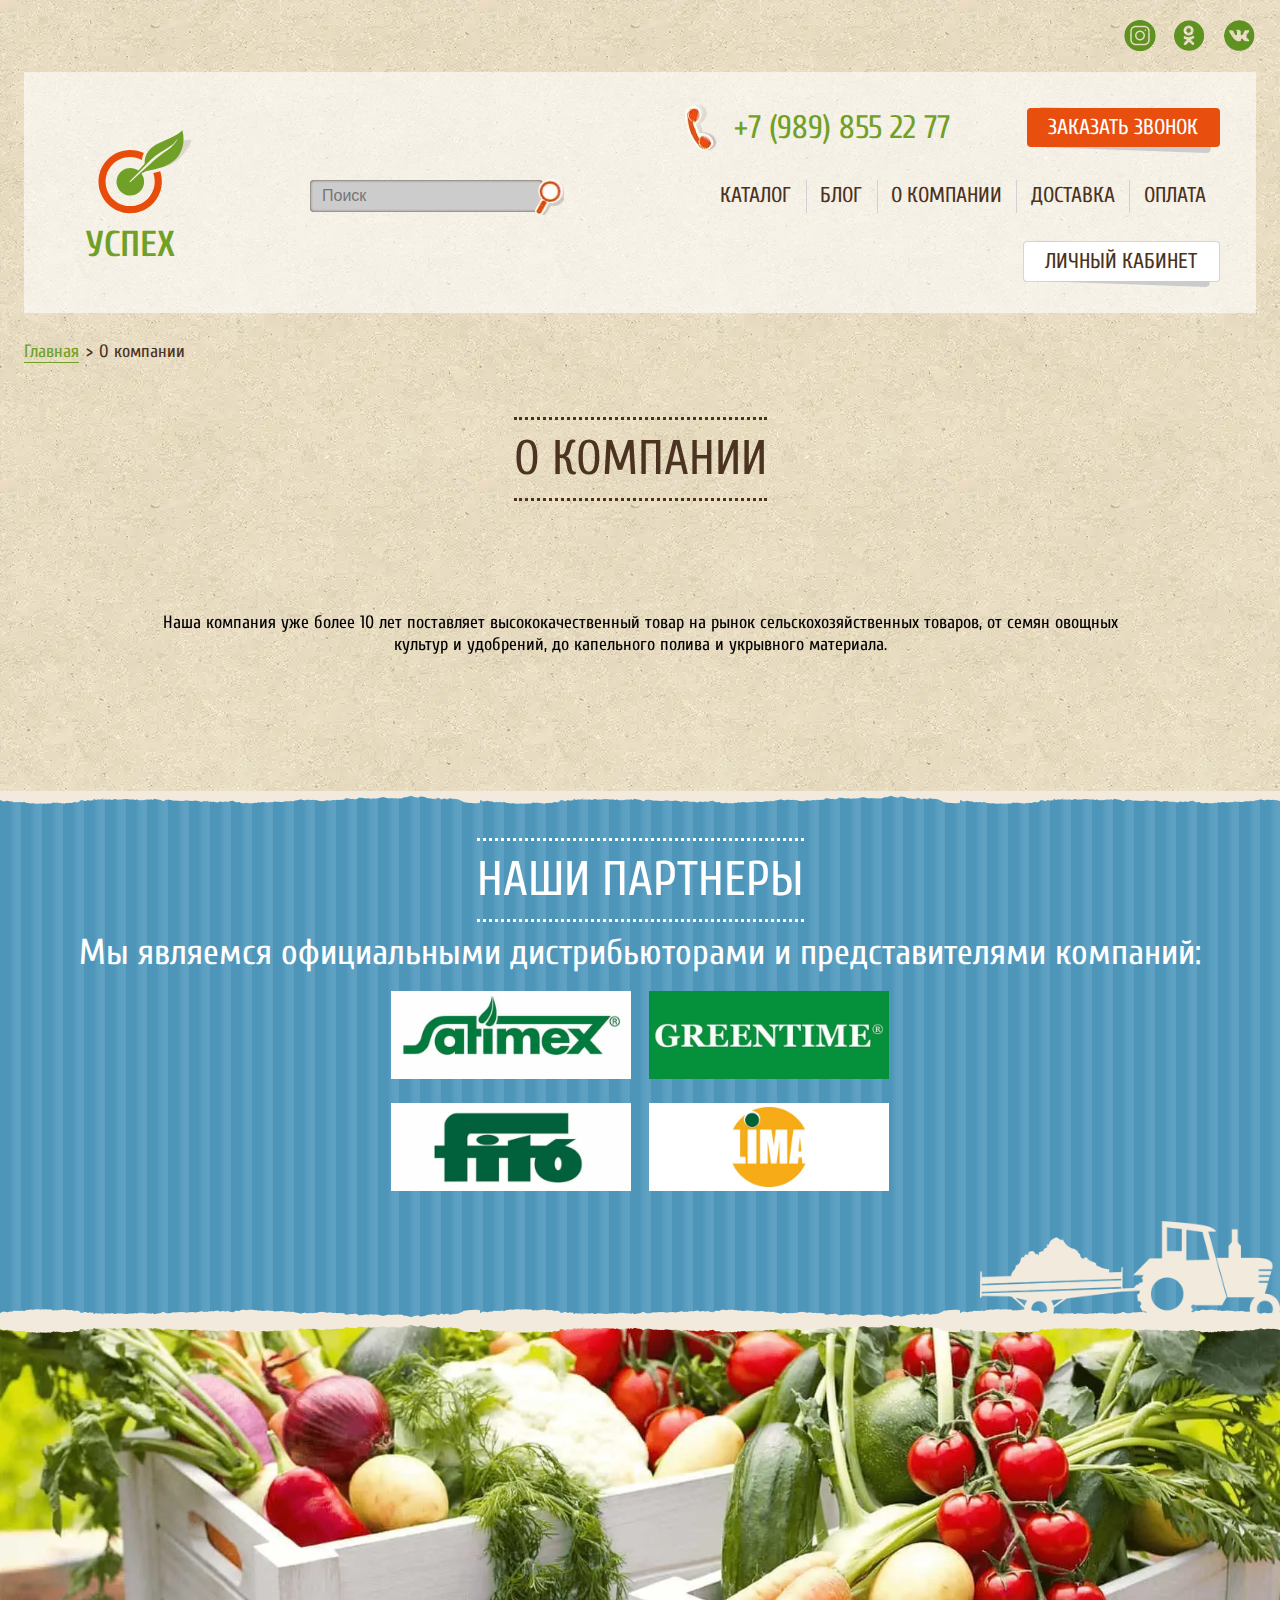
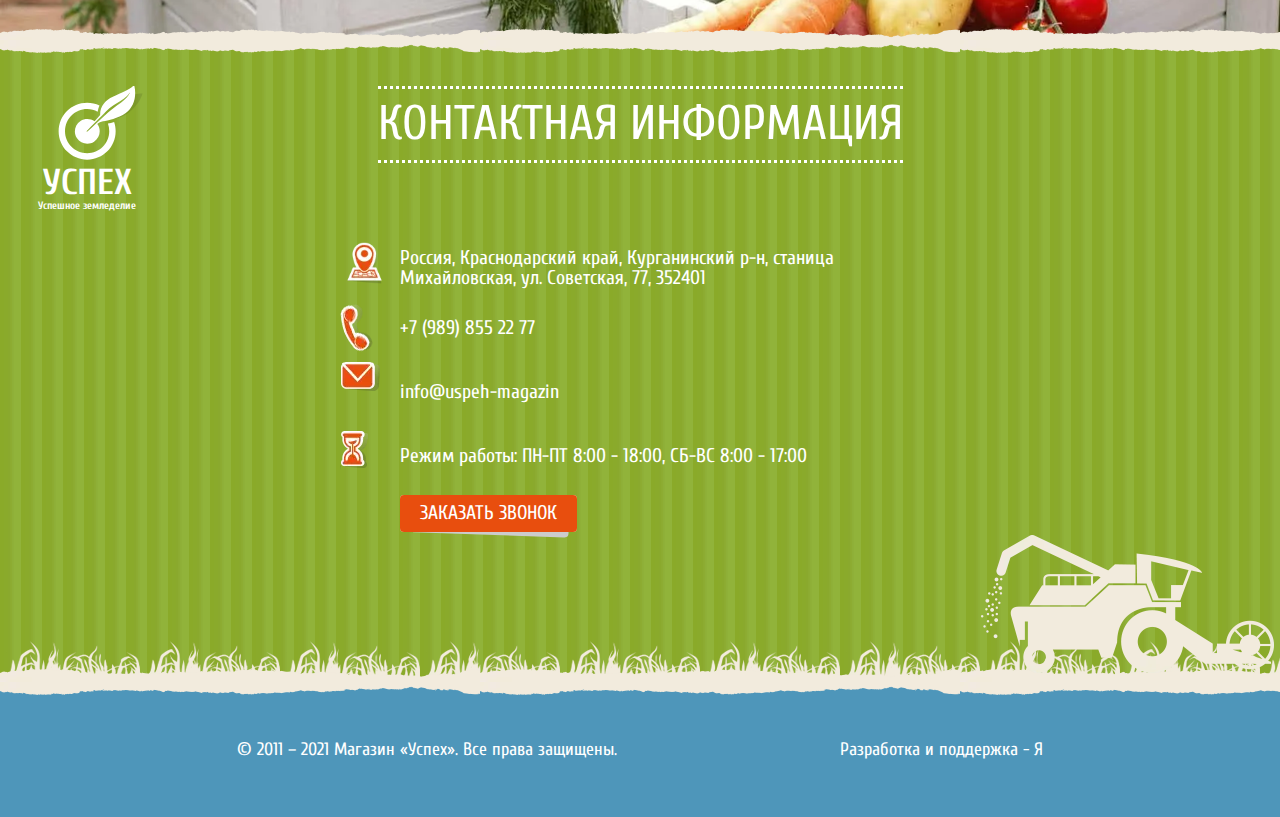
<file: about/index.html>
<!doctype html>
<html lang="ru" class="about-page">

<head>
    <title> О компании </title>



<meta name="author" content=Лагутин Виталий>

<meta charset="utf-8">
<meta name="viewport" content="width=device-width, initial-scale=1">
<meta name="color-scheme" content="light dark">

<!-- Fonts -->
<!-- Cuprum-medium -->
<link rel="preconnect" href="https://fonts.googleapis.com">
<link rel="preconnect" href="https://fonts.gstatic.com" crossorigin>
<link href="https://fonts.googleapis.com/css2?family=Cuprum&display=swap&subset=latin,latin-ext,cyrillic"
    rel="stylesheet">

<style data-target type="text/css">
    :root {
        color-scheme: light dark;
    }
</style>

<!-- BASE  -->
<base href="/">



<!-- normalize.css -->
<link rel="stylesheet" href="styles/normalize.css" type="text/css">
<link rel="stylesheet" href="styles/swiper_slider_bundle.css" type="text/css">

<!-- STYLESHEET -->
<link rel="stylesheet" href="styles/style.min.css" type="text/css">


<!-- SCRIPTS -->
<script src="scripts/swiper-bundle.js" defer></script>
<script src="scripts/main.min.js" type="module" defer></script>

</head>

<body class="about-page__body">
    <div class="wrapper">

















        <aside class="sidebar" id="sidebar" role="menu">

            <div class="sidebar__close">
                <button class="close" id="sidebar-close" aria-controls="sidebar"
                    aria-label="Свернуть панель навигации по каталогу" title="Свернуть панель навигации по каталогу">
                    <span class="close__icon"></span></button>
            </div>

            <div class="sidebar__container">

                <div class="sidebar__header">
                    <div class="sidebar__profile mobile_hidden">
                        <div class="profile">
                            <div class="profile__avatar">
                                <picture><source srcset="img/user_placeholder.webp" type="image/webp"><img src="img/user_placeholder.jpg" alt="ваш аватар"></picture>
                            </div>
                            <div class="profile__info user">
                                <span class="user__name">Лагутин Виталий</span>
                                <span class="user__status">успешный покупатель</span>
                                <button class="btn btn--white"><span>Зарегистрироваться</span></button>
                                <button class="btn btn--red"><span>войти</span></button>
                            </div>
                        </div>

                    </div>
                </div>

                <div class="sidebar__body">

                    <div class="sidebar__page-navigation mobile_hidden">

                        <nav class="navbar">
                            <ul class="navbar__list">
                                <li class="navbar__item">
    <a class="navbar__link" href=#catalog-category>КАТАЛОГ</a>
</li><li class="navbar__item">
    <a class="navbar__link" href=/blog/>Блог</a>
</li><li class="navbar__item">
    <a class="navbar__link" href=/about/>О компании</a>
</li><li class="navbar__item">
    <a class="navbar__link" href=/delivery/>ДОСТАВКА</a>
</li><li class="navbar__item">
    <a class="navbar__link" href=/payment/>ОПЛАТА</a>
</li>
                            </ul>
                        </nav>

                    </div>

                    <div class="sidebar__catalog mobile_hidden desctop_hidden">
                        <div class="search">
    <form>
        <input type="search" placeholder="Поиск" aria-label="Поиск">
        <button type="submit"></button>
    </form>
</div>
                        <h3 class="catalog__title">Каталог</h3>
                        <ul class="catalog--list">

                            <li>
                                <span>семена</span>
                                <ul>
                                    <li>
                                        <span>Капуста</span>
                                        <ul>
                                            <li><a href="#">белокачанная</a></li>
                                            <li><a href="#">краснокачанная</a></li>
                                            <li><a href="#">цветная</a></li>
                                            <li><a href="#">пекинская</a></li>
                                        </ul>
                                    </li>
                                    <li>
                                        <span>перец</span>
                                        <ul>
                                            <li><a href="#">острый</a></li>
                                            <li><a href="#">сладкий</a></li>
                                        </ul>
                                    </li>
                                    <li><a href="#">томаты</a></li>
                                    <li><a href="/catalog/seeds/watermelon/">арбуз</a></li>
                                    <li><a href="#">дыня</a></li>
                                    <li><a href="#">баклажаны</a></li>
                                    <li><a href="#">фасоль</a></li>
                                    <li><a href="#">кабачки</a></li>
                                    <li><a href="#">кукуруза</a></li>
                                    <li><a href="#">лук</a></li>
                                    <li><a href="#">Огурец</a></li>
                                    <li><a href="#">салат</a></li>
                                    <li><a href="#">зелень</a></li>
                                </ul>
                            </li>
                            <li><a href="#">УДОБРЕНИЯ</a></li>
                            <li><a href="#">Средства защиты</a></li>
                            <li>
                                <span>укрывной материал</span>
                                <ul>
                                    <li><a href="#">Агроспан</a></li>
                                    <li><a href="#">Мульчирующая пленка</a></li>
                                    <li><a href="#">тепличная пленка</a></li>
                                    <li><a href="#">сетка</a></li>
                                </ul>
                            </li>
                            <li>
                                <a href="#">Инструмент</a>
                            </li>

                        </ul>
                    </div>

                    <div class="sidebar__feedback mobile_hidden desctop_hidden">
                        <div class="phone-contact">
                            <div class="phone-contact__logo">
                                <picture><source srcset="icons/logo_1.webp" type="image/webp"><img src="icons/logo_1.png" alt="магазин УСПЕХ"></picture>
                            </div>

                            <div class="phone-contact__link">
                                <div>Магазин УСПЕХ</div>
                                <a class="phone phone--no-icon" href="tel:+79898552277">+7 (989) 855 22 77</a>
                            </div>
                        </div>

                        <button class="btn btn--red" id="feedback" aria-controls="" aria-labelledby="Заказать звонок">
    <span>Заказать звонок</span>
</button>
                        <div class="socials">
    <ul class="socials__list ">
        <li class="socials__item">
            <a href="https://instagram.com/magazin_uspeh_kurganinsk" class="socials__item--insta"></a>
        </li>
        <li class="socials__item">
            <a href="https://ok.ru/" class="socials__item--ok"></a>
        </li>
        <li class="socials__item">
            <a href="https://vk.com/" class="socials__item--vk"></a>
        </li>
    </ul>
</div>
                        <a class="phone phone--no-text phone--icon-pulse" href="tel:+79898552277">+7 (989) 855 22 77</a>
                    </div>

                    <div class="sidebar__cart mobile_hidden desctop_hidden">

                        раздел в разработке

                    </div>

                </div>

            </div>

            <div class="sidebar__footer">
                <nav class="sidebar-nav">
                    <div class="sidebar-nav__container __container">
                        <ul class="sidebar-nav__list">

                            <li class="sidebar-nav__item">
                                <button data-target="sidebar__page-navigation">
                                    <span>главная</span>
                                </button>
                            </li>

                            <li class="sidebar-nav__item __desktop-none">
                                <button data-target="sidebar__catalog">
                                    <span>каталог</span>
                                </button>
                            </li>

                            <li class="sidebar-nav__item">
                                <button data-target="sidebar__feedback">
                                    <span>позвонить</span>
                                </button>
                            </li>

                            <li class="sidebar-nav__item">
                                <button data-target="sidebar__cart">
                                    <span>корзина</span>
                                </button>
                            </li>

                            <li class="sidebar-nav__item __desktop-none">
                                <button data-target="sidebar__profile">
                                    <span>профиль</span>
                                </button>
                            </li>

                        </ul>
                    </div>
                </nav>
            </div>

        </aside>
















        <section class="hero">

            <header class="header">
                <div class="__container">

                    <div class="header__head header-head">
    <ul class="header-head__widgets widgets">
        <li class="widgets__item widgets__item--right">
            <div class="socials">
    <ul class="socials__list ">
        <li class="socials__item">
            <a href="https://instagram.com/magazin_uspeh_kurganinsk" class="socials__item--insta"></a>
        </li>
        <li class="socials__item">
            <a href="https://ok.ru/" class="socials__item--ok"></a>
        </li>
        <li class="socials__item">
            <a href="https://vk.com/" class="socials__item--vk"></a>
        </li>
    </ul>
</div></li>
    </ul>
</div>

                    <div class="header__body header-body">

                        <div class="header-body__logo logo--no-text">
                            <a href="/" class="logo__link" aria-label="Ссылка на главную страницу" title="Вернуться на главную страницу">
    <svg class="logo__icon" version="1.1" xmlns="http://www.w3.org/2000/svg" xmlns:xlink="http://www.w3.org/1999/xlink"
        viewBox="-50 100 1050 654" xml:space="preserve">
        <path class="shadow" d="M874.84,169.63c-2.53,62.96-31.32,119.91-80.68,155.34c-41.13,29.42-84.79,40.81-124.34,55.05
			c46.19-6.01,94.6-16.14,137.31-45.88c62.33-42.71,114.21-108.83,130.98-170.85C921.03,161.72,892.87,167.73,874.84,169.63
			L874.84,169.63z" />
        <path class="leaf" d="M511.32,449.31l43.34-40.5l18.98-17.4c25.31-23.73,51.25-46.82,76.56-70.24
			c33.54-30.69,70.87-55.05,107.25-81.63c31.95-23.41,56.95-47.77,75.3-82.89c1.27-2.53-6.33,5.06-6.96,6.01
			c-6.01,8.23-12.02,15.82-19.3,23.41c-15.5,15.5-34.49,28.16-53.15,39.55c-40.5,25.31-81.31,49.04-116.11,82.26
			c-24.36,23.41-48.72,49.67-72.77,74.03l-18.03,18.35l-41.76,42.08l-31.64,31.95l-1.27,6.01l6.64-0.63L511.32,449.31z
			M538.21,393.94l46.51-52.2c-2.85-72.13,43.03-124.97,105.99-153.13c81.94-36.7,140.79-58.53,177.17-96.81
			c24.04,89.85-1.58,184.77-69.92,233.17c-65.49,46.82-147.75,61.06-189.51,69.29c-19.62,3.8-34.49,11.71-48.09,21.51
			c1.27,1.9,2.53,3.48,3.8,5.38c31.32,48.09,17.4,112-30.37,143.32c-48.09,31.01-112,17.4-143.32-30.69
			c-31.01-47.77-17.4-112,30.69-143C457.85,366.73,504.67,369.26,538.21,393.94L538.21,393.94z" />
        <path class="circle" d="M476.2,238.6c36.7,0,71.82,8.23,102.82,23.41c-7.28,16.14-12.34,33.54-15.19,51.89
			c-25.94-13.92-56-22.15-87.64-22.15c-50.94,0-97.13,20.56-130.35,54.1c-33.54,33.22-54.1,79.41-54.1,130.35
			s20.56,96.81,54.1,130.35c33.22,33.22,79.41,53.78,130.35,53.78c50.94,0,96.81-20.56,130.35-53.78
			c33.22-33.54,53.78-79.41,53.78-130.35c0-22.15-3.8-43.66-11.07-63.28c16.14-3.48,33.54-7.91,51.89-13.29
			c8.23,24.04,12.66,49.67,12.66,76.56c0,65.49-26.58,124.97-69.6,168c-43.03,43.03-102.51,69.6-168,69.6
			c-65.81,0-124.97-26.58-168-69.6c-43.03-43.03-69.6-102.51-69.6-168c0-65.81,26.58-124.97,69.6-168S410.39,238.6,476.2,238.6
			L476.2,238.6z" />
    </svg>
    <span class="logo__title">Успех</span>
    <span class="logo__text">Успешное земледелие</span>
</a>
                        </div>

                        <div class="header-body__tools">

                            <div class="widget phone  grid__item grid__item--1">
                                <a class="phone__link" href="tel:+79898552277">+7 (989) 855 22 77</a>
                            </div>

                            <div class="widget feedback  grid__item grid__item--2">
                                <button class="btn btn--red" id="feedback" aria-controls="" aria-labelledby="Заказать звонок">
    <span>Заказать звонок</span>
</button>
                            </div>

                            <div class="widget search grid__item grid__item--3">
                                <div class="search">
    <form>
        <input type="search" placeholder="Поиск" aria-label="Поиск">
        <button type="submit"></button>
    </form>
</div>
                            </div>

                            <nav class="navbar grid__item grid__item--navbar">
                                <ul class="navbar__list">
                                    <li class="navbar__item">
    <a class="navbar__link" href=#catalog-category>КАТАЛОГ</a>
</li><li class="navbar__item">
    <a class="navbar__link" href=/blog/>Блог</a>
</li><li class="navbar__item">
    <a class="navbar__link" href=/about/>О компании</a>
</li><li class="navbar__item">
    <a class="navbar__link" href=/delivery/>ДОСТАВКА</a>
</li><li class="navbar__item">
    <a class="navbar__link" href=/payment/>ОПЛАТА</a>
</li>

                                </ul>

                            </nav>

                            <div class="header-body__lk lk  grid__item grid__item--5">
                                <button class="btn btn--white btn--no-icon" id="burger-sidebar" aria-controls="sidebar"
    aria-label="Открыть панель навигации по каталогу" data-target="sidebar__feedback">

    <span>Личный кабинет</span>

</button>
                            </div>



                        </div>

                    </div>

                    <div class="header__footer header-footer">

                        <ul class="header-footer__widgets widgets">
                            <li class="widgets__item widgets__item--left">
                                <nav class="breadcrumbs" aria-label="breadcrumbs">
                                    <ol class="breadcrumbs__list">

                                        
<li>
    <a href=/ >Главная</a>
</li>

<li>
    <a href=/#catalog-category aria-current="location" >О компании</a>
</li>


                                    </ol>
                                </nav>
                            </li>


                        </ul>


                    </div>

                </div>

            </header>
            <div class="hero__logo">
                <div class="logo logo--no-text">
                    <a href="/" class="logo__link" aria-label="Ссылка на главную страницу" title="Вернуться на главную страницу">
    <svg class="logo__icon" version="1.1" xmlns="http://www.w3.org/2000/svg" xmlns:xlink="http://www.w3.org/1999/xlink"
        viewBox="-50 100 1050 654" xml:space="preserve">
        <path class="shadow" d="M874.84,169.63c-2.53,62.96-31.32,119.91-80.68,155.34c-41.13,29.42-84.79,40.81-124.34,55.05
			c46.19-6.01,94.6-16.14,137.31-45.88c62.33-42.71,114.21-108.83,130.98-170.85C921.03,161.72,892.87,167.73,874.84,169.63
			L874.84,169.63z" />
        <path class="leaf" d="M511.32,449.31l43.34-40.5l18.98-17.4c25.31-23.73,51.25-46.82,76.56-70.24
			c33.54-30.69,70.87-55.05,107.25-81.63c31.95-23.41,56.95-47.77,75.3-82.89c1.27-2.53-6.33,5.06-6.96,6.01
			c-6.01,8.23-12.02,15.82-19.3,23.41c-15.5,15.5-34.49,28.16-53.15,39.55c-40.5,25.31-81.31,49.04-116.11,82.26
			c-24.36,23.41-48.72,49.67-72.77,74.03l-18.03,18.35l-41.76,42.08l-31.64,31.95l-1.27,6.01l6.64-0.63L511.32,449.31z
			M538.21,393.94l46.51-52.2c-2.85-72.13,43.03-124.97,105.99-153.13c81.94-36.7,140.79-58.53,177.17-96.81
			c24.04,89.85-1.58,184.77-69.92,233.17c-65.49,46.82-147.75,61.06-189.51,69.29c-19.62,3.8-34.49,11.71-48.09,21.51
			c1.27,1.9,2.53,3.48,3.8,5.38c31.32,48.09,17.4,112-30.37,143.32c-48.09,31.01-112,17.4-143.32-30.69
			c-31.01-47.77-17.4-112,30.69-143C457.85,366.73,504.67,369.26,538.21,393.94L538.21,393.94z" />
        <path class="circle" d="M476.2,238.6c36.7,0,71.82,8.23,102.82,23.41c-7.28,16.14-12.34,33.54-15.19,51.89
			c-25.94-13.92-56-22.15-87.64-22.15c-50.94,0-97.13,20.56-130.35,54.1c-33.54,33.22-54.1,79.41-54.1,130.35
			s20.56,96.81,54.1,130.35c33.22,33.22,79.41,53.78,130.35,53.78c50.94,0,96.81-20.56,130.35-53.78
			c33.22-33.54,53.78-79.41,53.78-130.35c0-22.15-3.8-43.66-11.07-63.28c16.14-3.48,33.54-7.91,51.89-13.29
			c8.23,24.04,12.66,49.67,12.66,76.56c0,65.49-26.58,124.97-69.6,168c-43.03,43.03-102.51,69.6-168,69.6
			c-65.81,0-124.97-26.58-168-69.6c-43.03-43.03-69.6-102.51-69.6-168c0-65.81,26.58-124.97,69.6-168S410.39,238.6,476.2,238.6
			L476.2,238.6z" />
    </svg>
    <span class="logo__title">Успех</span>
    <span class="logo__text">Успешное земледелие</span>
</a>
                </div>

            </div>

        </section>
        <main>

            <section class="section about" id="about">
    <div class="section__container __container">
        <h2 class="section__title about__title">О компании</h2>
    </div>

    <div class="section__container about__container __container">

        <div class="section__content about__content">

            <div class="about-carusel swiper-container">

                <div class="about-carusel__container swiper-wrapper">

                    <div class="swiper-slide">
                        <p>Наша компания уже более 10 лет поставляет высококачественный
                            товар на рынок сельскохозяйственных товаров, от семян овощных
                            культур и удобрений, до капельного полива и укрывного материала.
                        </p>
                    </div>
                    <div class="swiper-slide">
                        <p>Покупая у нас, Вы получите широкий ассортимент качественных
                            товаров (более 1 тысячи наименований продукции).
                        </p>
                    </div>
                    <div class="swiper-slide">
                        <div>
                            Юридическая информация
                            <ul>
                                <li>
                                    Индивидуальный предприниматель: Чернышев Александр
                                    Владимирович
                                </li>

                                <li>
                                    ИНН: 233907008851
                                </li>

                                <li>
                                    Свидетельство: серия 23 № 007571346
                                </li>

                                <li>
                                    Юридический адрес: 352430, Краснодарский край, Курганинский район,
                                    город Курганинск, улица Каштановая, дом № 18
                                </li>

                                <li>
                                    БАНК: КРАСНОДАРСКИЙ РФ АО "РОССЕЛЬХОЗБАНК"
                                </li>

                                <li>
                                    БИК: 040349536
                                </li>

                                <li>
                                    К/счет: 30101810700000000536
                                </li>

                                <li>
                                    Р/счет: 40802810703200000164
                                </li>
                            </ul>

                        </div>
                    </div>
                    <div class="swiper-slide">

                        <p>Адрес нашего магазина: РФ, Краснодарский край, Курганинский район,
                            ст.Михайловская, ул.Советская д.77
                        </p>

                        <div class="widget address">
                            Россия, Краснодарский край, Курганинский р-н, станица Михайловская,
                            ул. Советская, 77, 352401
                        </div>

                        <div class="widget phone">
                            <a class="phone__link" href="tel:+79898552277">+7 (989) 855 22 77</a>
                        </div>

                    </div>
                </div>

                <div class="swiper-pagination"></div>


            </div>



        </div>

    </div>

</section>



<section class="section section--separate section--blue">
    <div class="section__container __container">
        <h2 class="section__title section__title--white">Наши партнеры</h2>
        <h3 class=" section__description section__description--white">
            Мы являемся официальными дистрибьюторами и представителями
            компаний:
        </h3>

        <div class="section__content">

            <ul class="brands">
                <li><picture><source srcset="img/brand_satimex.webp" type="image/webp"><img src="img/brand_satimex.jpg" alt="брэнд Satimex"></picture></li>
                <li><picture><source srcset="img/brand_greentime.webp" type="image/webp"><img src="img/brand_greentime.jpg" alt="брэнд GreenTime"></picture></li>
                <li><picture><source srcset="img/brand_fito.webp" type="image/webp"><img src="img/brand_fito.jpg" alt="брэнд Fito"></picture></li>
                <li><picture><source srcset="img/brand_lima.webp" type="image/webp"><img src="img/brand_lima.jpg" alt="брэнд Lima"></picture></li>
            </ul>
        </div>
    </div>
    <div class="section__animation">
        <span class="tractor"></span>
    </div>

</section>

<div class="section section--banner section--separate"></div>
            <section class="section section--separate section--green contacts">
    <div class="section__container __container">

        <div class="section__header contacts__header">
            <div class="contacts__logo logo logo--white">
                <a href="/" class="logo__link" aria-label="Ссылка на главную страницу" title="Вернуться на главную страницу">
    <svg class="logo__icon" version="1.1" xmlns="http://www.w3.org/2000/svg" xmlns:xlink="http://www.w3.org/1999/xlink"
        viewBox="-50 100 1050 654" xml:space="preserve">
        <path class="shadow" d="M874.84,169.63c-2.53,62.96-31.32,119.91-80.68,155.34c-41.13,29.42-84.79,40.81-124.34,55.05
			c46.19-6.01,94.6-16.14,137.31-45.88c62.33-42.71,114.21-108.83,130.98-170.85C921.03,161.72,892.87,167.73,874.84,169.63
			L874.84,169.63z" />
        <path class="leaf" d="M511.32,449.31l43.34-40.5l18.98-17.4c25.31-23.73,51.25-46.82,76.56-70.24
			c33.54-30.69,70.87-55.05,107.25-81.63c31.95-23.41,56.95-47.77,75.3-82.89c1.27-2.53-6.33,5.06-6.96,6.01
			c-6.01,8.23-12.02,15.82-19.3,23.41c-15.5,15.5-34.49,28.16-53.15,39.55c-40.5,25.31-81.31,49.04-116.11,82.26
			c-24.36,23.41-48.72,49.67-72.77,74.03l-18.03,18.35l-41.76,42.08l-31.64,31.95l-1.27,6.01l6.64-0.63L511.32,449.31z
			M538.21,393.94l46.51-52.2c-2.85-72.13,43.03-124.97,105.99-153.13c81.94-36.7,140.79-58.53,177.17-96.81
			c24.04,89.85-1.58,184.77-69.92,233.17c-65.49,46.82-147.75,61.06-189.51,69.29c-19.62,3.8-34.49,11.71-48.09,21.51
			c1.27,1.9,2.53,3.48,3.8,5.38c31.32,48.09,17.4,112-30.37,143.32c-48.09,31.01-112,17.4-143.32-30.69
			c-31.01-47.77-17.4-112,30.69-143C457.85,366.73,504.67,369.26,538.21,393.94L538.21,393.94z" />
        <path class="circle" d="M476.2,238.6c36.7,0,71.82,8.23,102.82,23.41c-7.28,16.14-12.34,33.54-15.19,51.89
			c-25.94-13.92-56-22.15-87.64-22.15c-50.94,0-97.13,20.56-130.35,54.1c-33.54,33.22-54.1,79.41-54.1,130.35
			s20.56,96.81,54.1,130.35c33.22,33.22,79.41,53.78,130.35,53.78c50.94,0,96.81-20.56,130.35-53.78
			c33.22-33.54,53.78-79.41,53.78-130.35c0-22.15-3.8-43.66-11.07-63.28c16.14-3.48,33.54-7.91,51.89-13.29
			c8.23,24.04,12.66,49.67,12.66,76.56c0,65.49-26.58,124.97-69.6,168c-43.03,43.03-102.51,69.6-168,69.6
			c-65.81,0-124.97-26.58-168-69.6c-43.03-43.03-69.6-102.51-69.6-168c0-65.81,26.58-124.97,69.6-168S410.39,238.6,476.2,238.6
			L476.2,238.6z" />
    </svg>
    <span class="logo__title">Успех</span>
    <span class="logo__text">Успешное земледелие</span>
</a>
            </div>
            <h3 class="section__title section__title--white contacts__title">контактная информация</h3>
        </div>

        <div class="section__content">
            <ul class="contacts__list">
                <li class="contacts__item address">Россия, Краснодарский край, Курганинский р-н, станица Михайловская,
                    ул. Советская, 77, 352401</li>

                <li class="contacts__item phone"><a class="phone__link" href="tel:+79898552277">+7 (989) 855 22 77</a></li>

                <li class="contacts__item email"> <a href="mailto:info@uspeh-magazin"
                        class="email__link">info@uspeh-magazin</a>
                </li>

                <li class="contacts__item schedule">Режим работы: ПН-ПТ 8:00 - 18:00, СБ-ВС 8:00 - 17:00</li>

                <li class="contacts__item feedback"><button class="btn btn--red" id="feedback" aria-controls="" aria-labelledby="Заказать звонок">
    <span>Заказать звонок</span>
</button></li>

            </ul>
        </div>

    </div>
    <div class="section__animation">
        <span class="combine"></span>
        <span class="grass"></span>
    </div>

</section>

        </main>

        <footer class="footer">
    <div class="footer__container __container">

        <div class="copyright"><span>© 2011 – 2021 Магазин «Успех».</span> <span>Все права защищены.</span> </div>

        <div class="developer">Разработка и поддержка - <a href="#" target="__blank">Я</a></div>

    </div>
</footer>

    </div>


</body>

</html>
</file>
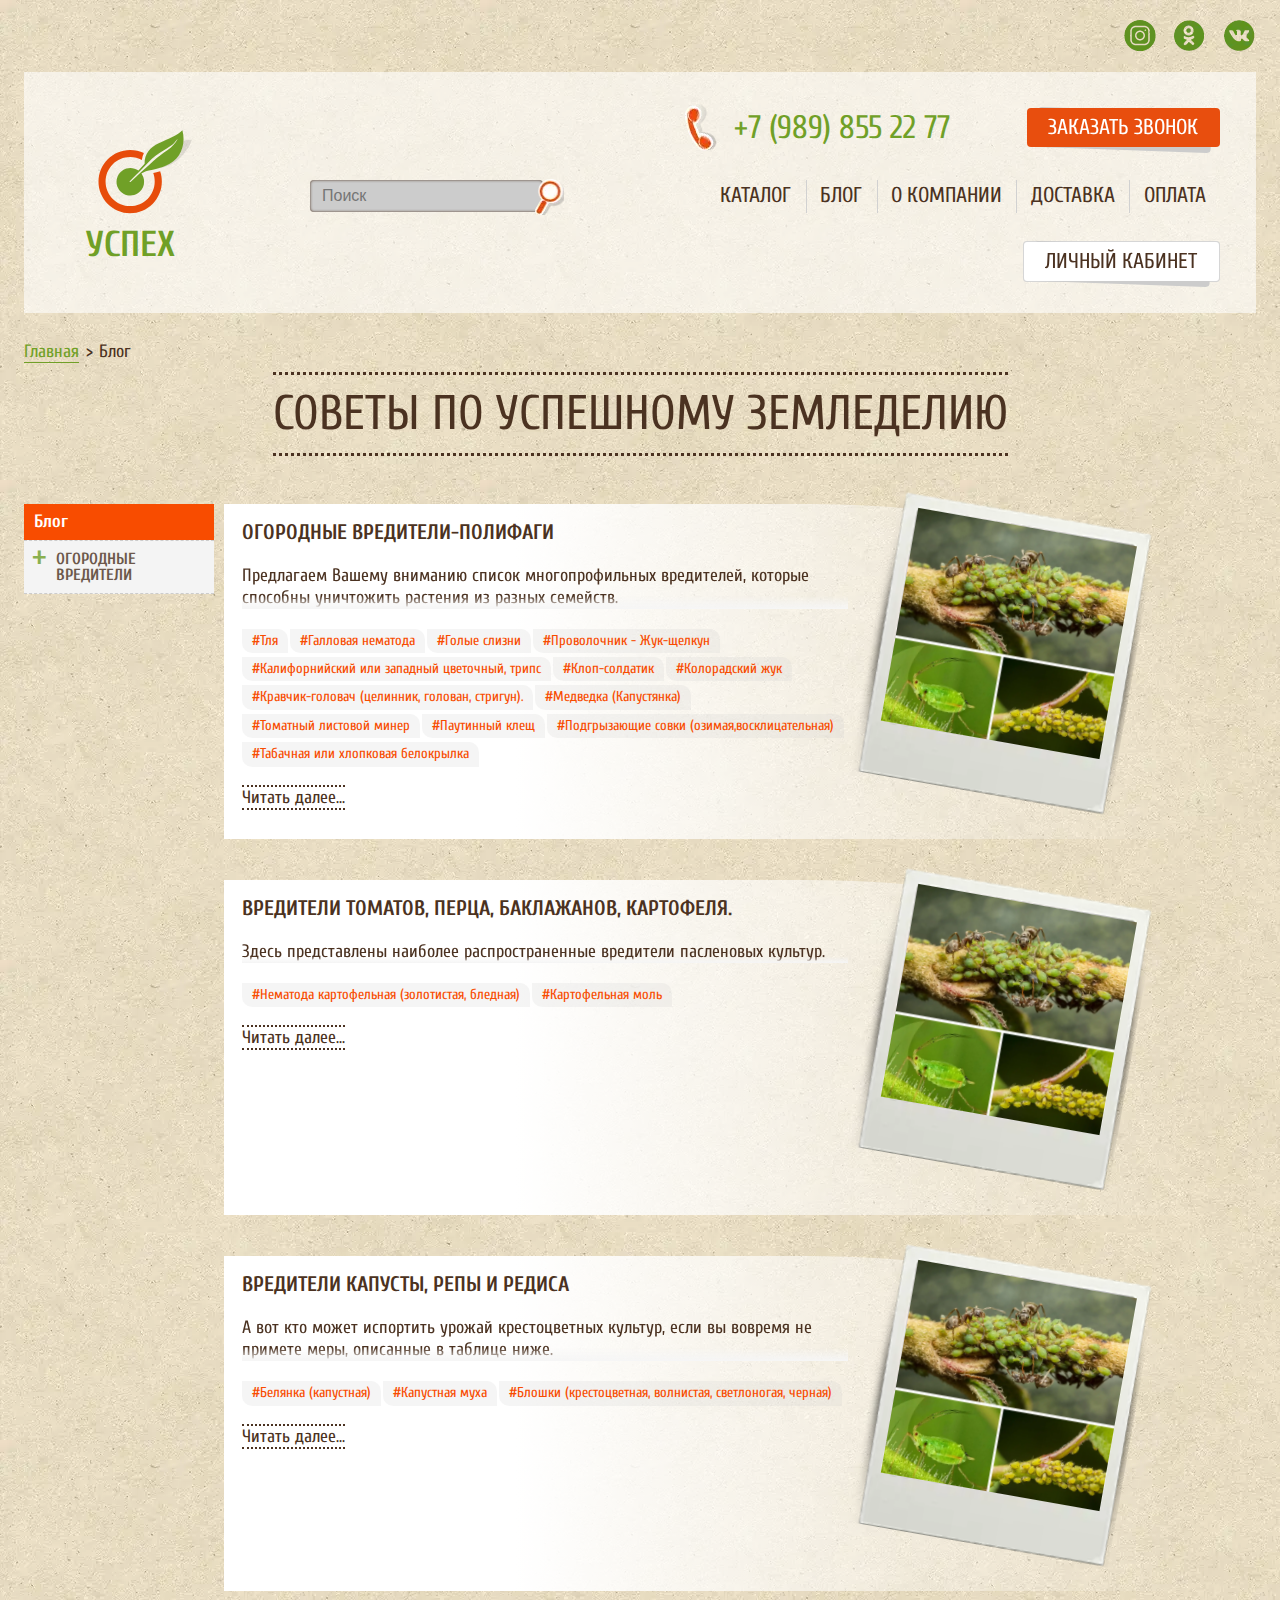
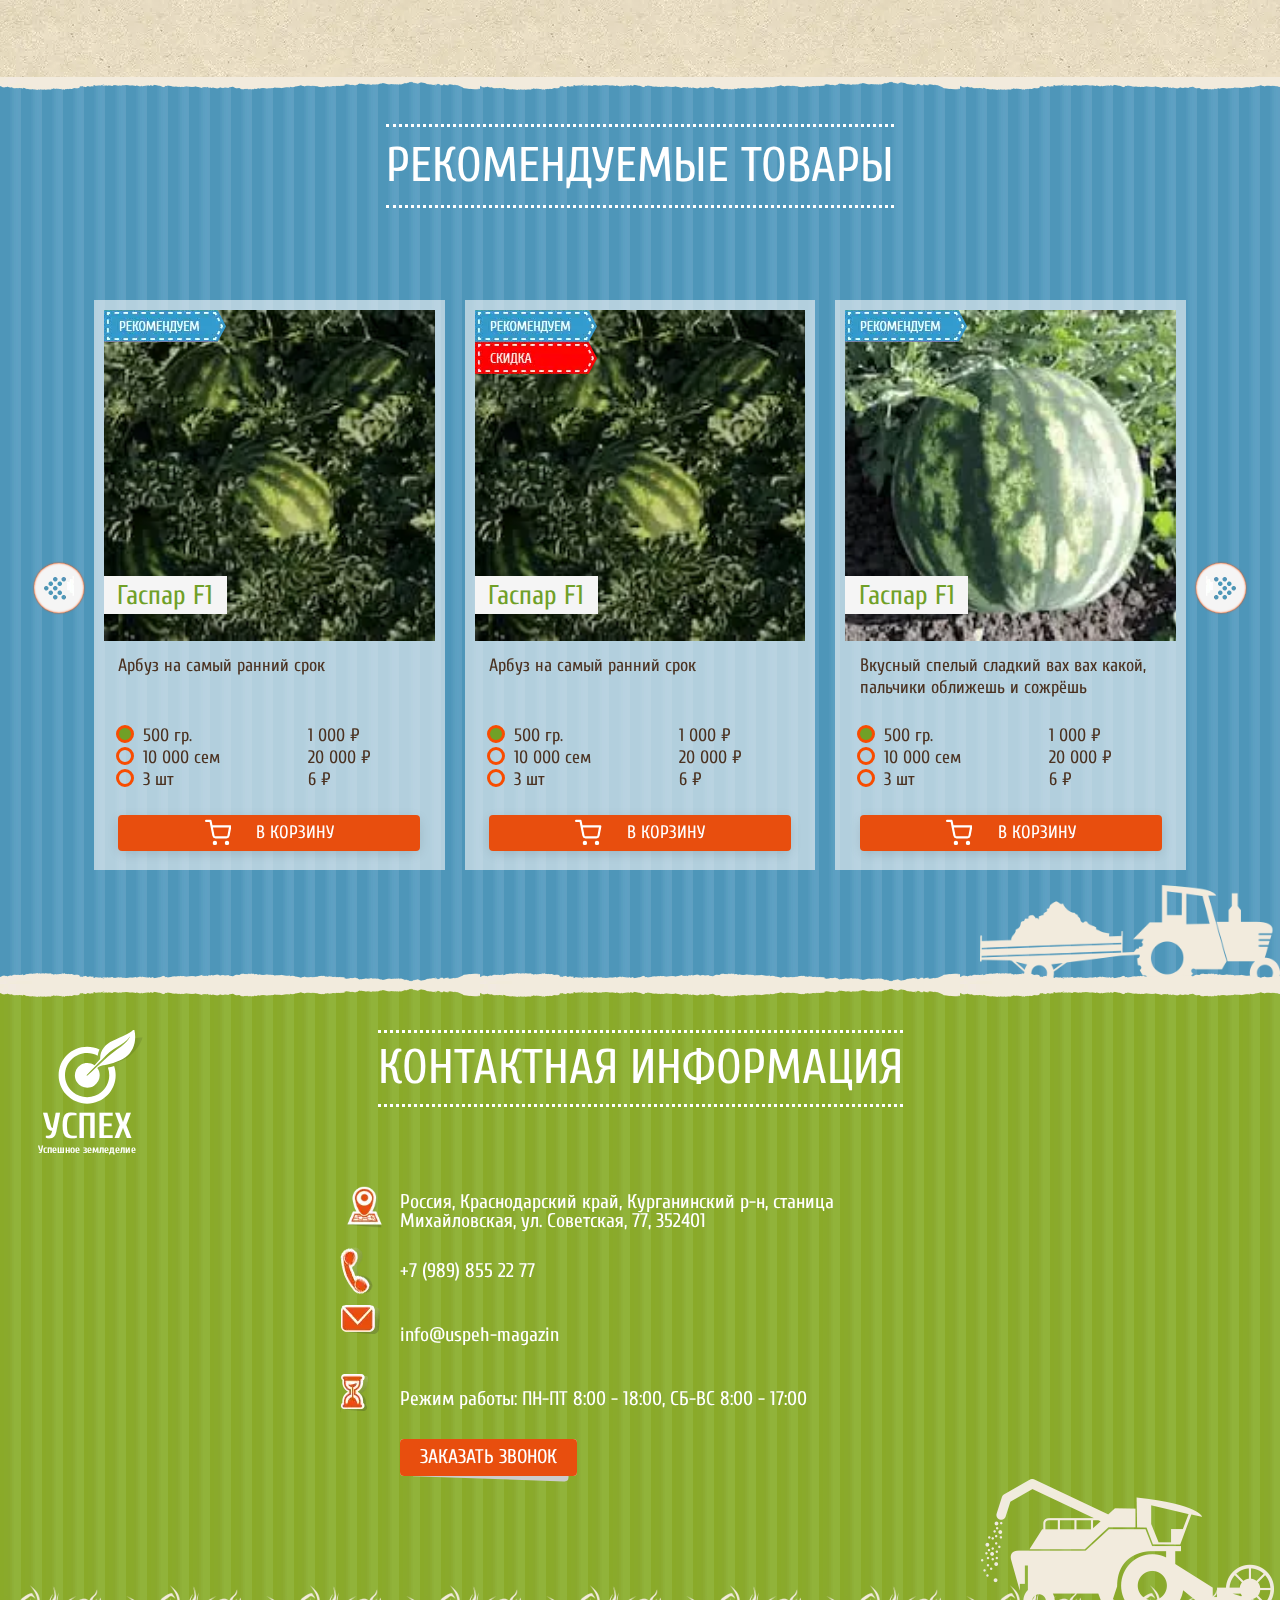
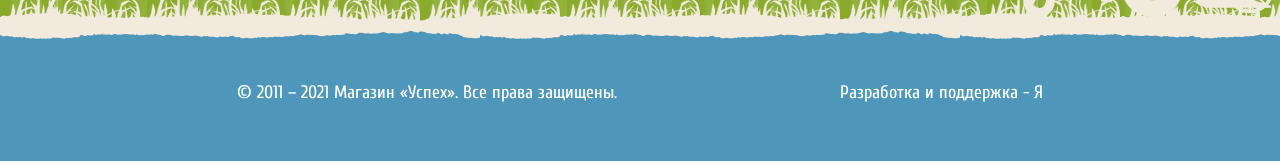
<file: blog/index.html>
<!doctype html>
<html lang="ru" class="blog-page">

<head>
    <title> Семена </title>



<meta name="author" content=Лагутин Виталий>

<meta charset="utf-8">
<meta name="viewport" content="width=device-width, initial-scale=1">
<meta name="color-scheme" content="light dark">

<!-- Fonts -->
<!-- Cuprum-medium -->
<link rel="preconnect" href="https://fonts.googleapis.com">
<link rel="preconnect" href="https://fonts.gstatic.com" crossorigin>
<link href="https://fonts.googleapis.com/css2?family=Cuprum&display=swap&subset=latin,latin-ext,cyrillic"
    rel="stylesheet">

<style data-target type="text/css">
    :root {
        color-scheme: light dark;
    }
</style>

<!-- BASE  -->
<base href="/">



<!-- normalize.css -->
<link rel="stylesheet" href="styles/normalize.css" type="text/css">
<link rel="stylesheet" href="styles/swiper_slider_bundle.css" type="text/css">

<!-- STYLESHEET -->
<link rel="stylesheet" href="styles/style.min.css" type="text/css">


<!-- SCRIPTS -->
<script src="scripts/swiper-bundle.js" defer></script>
<script src="scripts/main.min.js" type="module" defer></script>

</head>

<body class="blog-page__body">
    <div class="wrapper">













        <aside class="sidebar" id="sidebar" role="menu">

            <div class="sidebar__close">
                <button class="close" id="sidebar-close" aria-controls="sidebar"
                    aria-label="Свернуть панель навигации по каталогу" title="Свернуть панель навигации по каталогу">
                    <span class="close__icon"></span></button>
            </div>

            <div class="sidebar__container">

                <div class="sidebar__header">
                    <div class="sidebar__profile mobile_hidden">
                        <div class="profile">
                            <div class="profile__avatar">
                                <picture><source srcset="img/user_placeholder.webp" type="image/webp"><img src="img/user_placeholder.jpg" alt="ваш аватар"></picture>
                            </div>
                            <div class="profile__info user">
                                <span class="user__name">Лагутин Виталий</span>
                                <span class="user__status">успешный покупатель</span>
                                <button class="btn btn--white"><span>Зарегистрироваться</span></button>
                                <button class="btn btn--red"><span>войти</span></button>
                            </div>
                        </div>

                    </div>
                </div>

                <div class="sidebar__body">

                    <div class="sidebar__page-navigation mobile_hidden">

                        <nav class="navbar">
                            <ul class="navbar__list">
                                <li class="navbar__item">
    <a class="navbar__link" href=#catalog-category>КАТАЛОГ</a>
</li><li class="navbar__item">
    <a class="navbar__link" href=/blog/>Блог</a>
</li><li class="navbar__item">
    <a class="navbar__link" href=/about/>О компании</a>
</li><li class="navbar__item">
    <a class="navbar__link" href=/delivery/>ДОСТАВКА</a>
</li><li class="navbar__item">
    <a class="navbar__link" href=/payment/>ОПЛАТА</a>
</li>
                            </ul>
                        </nav>

                    </div>

                    <div class="sidebar__catalog mobile_hidden desctop_hidden">
                        <div class="search">
    <form>
        <input type="search" placeholder="Поиск" aria-label="Поиск">
        <button type="submit"></button>
    </form>
</div>
                        <h3 class="catalog__title">Каталог</h3>
                        <ul class="catalog--list">

                            <li>
                                <span> семена</span>
                                <ul>
                                    <li>
                                        <span>Капуста</span>
                                        <ul>
                                            <li><a href="#">белокачанная</a></li>
                                            <li><a href="#">краснокачанная</a></li>
                                            <li><a href="#">цветная</a></li>
                                            <li><a href="#">пекинская</a></li>
                                        </ul>
                                    </li>
                                    <li>
                                        <span>перец</span>
                                        <ul>
                                            <li><a href="#">острый</a></li>
                                            <li><a href="#">сладкий</a></li>
                                        </ul>
                                    </li>
                                    <li><a href="#">томаты</a></li>
                                    <li><a href="/catalog/seeds/watermelon/">арбуз</a></li>
                                    <li><a href="#">дыня</a></li>
                                    <li><a href="#">баклажаны</a></li>
                                    <li><a href="#">фасоль</a></li>
                                    <li><a href="#">кабачки</a></li>
                                    <li><a href="#">кукуруза</a></li>
                                    <li><a href="#">лук</a></li>
                                    <li><a href="#">Огурец</a></li>
                                    <li><a href="#">салат</a></li>
                                    <li><a href="#">зелень</a></li>
                                </ul>
                            </li>
                            <li><a href="#">УДОБРЕНИЯ</a></li>
                            <li><a href="#">Средства защиты</a></li>
                            <li>
                                <span>укрывной материал</span>
                                <ul>
                                    <li><a href="#">Агроспан</a></li>
                                    <li><a href="#">Мульчирующая пленка</a></li>
                                    <li><a href="#">тепличная пленка</a></li>
                                    <li><a href="#">сетка</a></li>
                                </ul>
                            </li>
                            <li>
                                <a href="#">Инструмент</a>
                            </li>

                        </ul>
                    </div>

                    <div class="sidebar__feedback mobile_hidden desctop_hidden">
                        <div class="phone-contact">
                            <div class="phone-contact__logo">
                                <picture><source srcset="icons/logo_1.webp" type="image/webp"><img src="icons/logo_1.png" alt="магазин УСПЕХ"></picture>
                            </div>

                            <div class="phone-contact__link">
                                <div>Магазин УСПЕХ</div>
                                <a class="phone phone--no-icon" href="tel:+79898552277">+7 (989) 855 22 77</a>
                            </div>
                        </div>

                        <button class="btn btn--red" id="feedback" aria-controls="" aria-labelledby="Заказать звонок">
    <span>Заказать звонок</span>
</button>
                        <div class="socials">
    <ul class="socials__list ">
        <li class="socials__item">
            <a href="https://instagram.com/magazin_uspeh_kurganinsk" class="socials__item--insta"></a>
        </li>
        <li class="socials__item">
            <a href="https://ok.ru/" class="socials__item--ok"></a>
        </li>
        <li class="socials__item">
            <a href="https://vk.com/" class="socials__item--vk"></a>
        </li>
    </ul>
</div>
                        <a class="phone phone--no-text phone--icon-pulse" href="tel:+79898552277">+7 (989) 855 22 77</a>
                    </div>

                    <div class="sidebar__cart mobile_hidden desctop_hidden">

                        раздел в разработке

                    </div>

                </div>

            </div>

            <div class="sidebar__footer">
                <nav class="sidebar-nav">
                    <div class="sidebar-nav__container __container">
                        <ul class="sidebar-nav__list">

                            <li class="sidebar-nav__item">
                                <button data-target="sidebar__page-navigation">
                                    <span>главная</span>
                                </button>
                            </li>

                            <li class="sidebar-nav__item __desktop-none">
                                <button data-target="sidebar__catalog">
                                    <span>каталог</span>
                                </button>
                            </li>

                            <li class="sidebar-nav__item">
                                <button data-target="sidebar__feedback">
                                    <span>позвонить</span>
                                </button>
                            </li>

                            <li class="sidebar-nav__item">
                                <button data-target="sidebar__cart">
                                    <span>корзина</span>
                                </button>
                            </li>

                            <li class="sidebar-nav__item __desktop-none">
                                <button data-target="sidebar__profile">
                                    <span>профиль</span>
                                </button>
                            </li>

                        </ul>
                    </div>
                </nav>
            </div>

        </aside>


















        <section class="hero">

            <header class="header">
                <div class="__container">

                    <div class="header__head header-head">
    <ul class="header-head__widgets widgets">
        <li class="widgets__item widgets__item--right">
            <div class="socials">
    <ul class="socials__list ">
        <li class="socials__item">
            <a href="https://instagram.com/magazin_uspeh_kurganinsk" class="socials__item--insta"></a>
        </li>
        <li class="socials__item">
            <a href="https://ok.ru/" class="socials__item--ok"></a>
        </li>
        <li class="socials__item">
            <a href="https://vk.com/" class="socials__item--vk"></a>
        </li>
    </ul>
</div></li>
    </ul>
</div>

                    <div class="header__body header-body">

                        <div class="header-body__logo logo--no-text">
                            <a href="/" class="logo__link" aria-label="Ссылка на главную страницу" title="Вернуться на главную страницу">
    <svg class="logo__icon" version="1.1" xmlns="http://www.w3.org/2000/svg" xmlns:xlink="http://www.w3.org/1999/xlink"
        viewBox="-50 100 1050 654" xml:space="preserve">
        <path class="shadow" d="M874.84,169.63c-2.53,62.96-31.32,119.91-80.68,155.34c-41.13,29.42-84.79,40.81-124.34,55.05
			c46.19-6.01,94.6-16.14,137.31-45.88c62.33-42.71,114.21-108.83,130.98-170.85C921.03,161.72,892.87,167.73,874.84,169.63
			L874.84,169.63z" />
        <path class="leaf" d="M511.32,449.31l43.34-40.5l18.98-17.4c25.31-23.73,51.25-46.82,76.56-70.24
			c33.54-30.69,70.87-55.05,107.25-81.63c31.95-23.41,56.95-47.77,75.3-82.89c1.27-2.53-6.33,5.06-6.96,6.01
			c-6.01,8.23-12.02,15.82-19.3,23.41c-15.5,15.5-34.49,28.16-53.15,39.55c-40.5,25.31-81.31,49.04-116.11,82.26
			c-24.36,23.41-48.72,49.67-72.77,74.03l-18.03,18.35l-41.76,42.08l-31.64,31.95l-1.27,6.01l6.64-0.63L511.32,449.31z
			M538.21,393.94l46.51-52.2c-2.85-72.13,43.03-124.97,105.99-153.13c81.94-36.7,140.79-58.53,177.17-96.81
			c24.04,89.85-1.58,184.77-69.92,233.17c-65.49,46.82-147.75,61.06-189.51,69.29c-19.62,3.8-34.49,11.71-48.09,21.51
			c1.27,1.9,2.53,3.48,3.8,5.38c31.32,48.09,17.4,112-30.37,143.32c-48.09,31.01-112,17.4-143.32-30.69
			c-31.01-47.77-17.4-112,30.69-143C457.85,366.73,504.67,369.26,538.21,393.94L538.21,393.94z" />
        <path class="circle" d="M476.2,238.6c36.7,0,71.82,8.23,102.82,23.41c-7.28,16.14-12.34,33.54-15.19,51.89
			c-25.94-13.92-56-22.15-87.64-22.15c-50.94,0-97.13,20.56-130.35,54.1c-33.54,33.22-54.1,79.41-54.1,130.35
			s20.56,96.81,54.1,130.35c33.22,33.22,79.41,53.78,130.35,53.78c50.94,0,96.81-20.56,130.35-53.78
			c33.22-33.54,53.78-79.41,53.78-130.35c0-22.15-3.8-43.66-11.07-63.28c16.14-3.48,33.54-7.91,51.89-13.29
			c8.23,24.04,12.66,49.67,12.66,76.56c0,65.49-26.58,124.97-69.6,168c-43.03,43.03-102.51,69.6-168,69.6
			c-65.81,0-124.97-26.58-168-69.6c-43.03-43.03-69.6-102.51-69.6-168c0-65.81,26.58-124.97,69.6-168S410.39,238.6,476.2,238.6
			L476.2,238.6z" />
    </svg>
    <span class="logo__title">Успех</span>
    <span class="logo__text">Успешное земледелие</span>
</a>
                        </div>

                        <div class="header-body__tools">

                            <div class="widget phone  grid__item grid__item--1">
                                <a class="phone__link" href="tel:+79898552277">+7 (989) 855 22 77</a>
                            </div>

                            <div class="widget feedback  grid__item grid__item--2">
                                <button class="btn btn--red" id="feedback" aria-controls="" aria-labelledby="Заказать звонок">
    <span>Заказать звонок</span>
</button>
                            </div>

                            <div class="widget search grid__item grid__item--3">
                                <div class="search">
    <form>
        <input type="search" placeholder="Поиск" aria-label="Поиск">
        <button type="submit"></button>
    </form>
</div>
                            </div>

                            <nav class="navbar grid__item grid__item--navbar">
                                <ul class="navbar__list">
                                    <li class="navbar__item">
    <a class="navbar__link" href=#catalog-category>КАТАЛОГ</a>
</li><li class="navbar__item">
    <a class="navbar__link" href=/blog/>Блог</a>
</li><li class="navbar__item">
    <a class="navbar__link" href=/about/>О компании</a>
</li><li class="navbar__item">
    <a class="navbar__link" href=/delivery/>ДОСТАВКА</a>
</li><li class="navbar__item">
    <a class="navbar__link" href=/payment/>ОПЛАТА</a>
</li>

                                </ul>

                            </nav>

                            <div class="header-body__lk lk  grid__item grid__item--5">
                                <button class="btn btn--white btn--no-icon" id="burger-sidebar" aria-controls="sidebar"
    aria-label="Открыть панель навигации по каталогу" data-target="sidebar__feedback">

    <span>Личный кабинет</span>

</button>
                            </div>



                        </div>

                    </div>

                    <div class="header__footer header-footer">

                        <ul class="header-footer__widgets widgets">
                            <li class="widgets__item widgets__item--left">
                                <nav class="breadcrumbs" aria-label="breadcrumbs">
                                    <ol class="breadcrumbs__list">

                                        
<li>
    <a href=/ >Главная</a>
</li>

<li>
    <a href=/blog/ aria-current="location" >Блог</a>
</li>


                                    </ol>
                                </nav>
                            </li>



                        </ul>


                    </div>

                </div>

            </header>

            <div class="hero__logo">
                <div class="logo logo--no-text">
                    <a href="/" class="logo__link" aria-label="Ссылка на главную страницу" title="Вернуться на главную страницу">
    <svg class="logo__icon" version="1.1" xmlns="http://www.w3.org/2000/svg" xmlns:xlink="http://www.w3.org/1999/xlink"
        viewBox="-50 100 1050 654" xml:space="preserve">
        <path class="shadow" d="M874.84,169.63c-2.53,62.96-31.32,119.91-80.68,155.34c-41.13,29.42-84.79,40.81-124.34,55.05
			c46.19-6.01,94.6-16.14,137.31-45.88c62.33-42.71,114.21-108.83,130.98-170.85C921.03,161.72,892.87,167.73,874.84,169.63
			L874.84,169.63z" />
        <path class="leaf" d="M511.32,449.31l43.34-40.5l18.98-17.4c25.31-23.73,51.25-46.82,76.56-70.24
			c33.54-30.69,70.87-55.05,107.25-81.63c31.95-23.41,56.95-47.77,75.3-82.89c1.27-2.53-6.33,5.06-6.96,6.01
			c-6.01,8.23-12.02,15.82-19.3,23.41c-15.5,15.5-34.49,28.16-53.15,39.55c-40.5,25.31-81.31,49.04-116.11,82.26
			c-24.36,23.41-48.72,49.67-72.77,74.03l-18.03,18.35l-41.76,42.08l-31.64,31.95l-1.27,6.01l6.64-0.63L511.32,449.31z
			M538.21,393.94l46.51-52.2c-2.85-72.13,43.03-124.97,105.99-153.13c81.94-36.7,140.79-58.53,177.17-96.81
			c24.04,89.85-1.58,184.77-69.92,233.17c-65.49,46.82-147.75,61.06-189.51,69.29c-19.62,3.8-34.49,11.71-48.09,21.51
			c1.27,1.9,2.53,3.48,3.8,5.38c31.32,48.09,17.4,112-30.37,143.32c-48.09,31.01-112,17.4-143.32-30.69
			c-31.01-47.77-17.4-112,30.69-143C457.85,366.73,504.67,369.26,538.21,393.94L538.21,393.94z" />
        <path class="circle" d="M476.2,238.6c36.7,0,71.82,8.23,102.82,23.41c-7.28,16.14-12.34,33.54-15.19,51.89
			c-25.94-13.92-56-22.15-87.64-22.15c-50.94,0-97.13,20.56-130.35,54.1c-33.54,33.22-54.1,79.41-54.1,130.35
			s20.56,96.81,54.1,130.35c33.22,33.22,79.41,53.78,130.35,53.78c50.94,0,96.81-20.56,130.35-53.78
			c33.22-33.54,53.78-79.41,53.78-130.35c0-22.15-3.8-43.66-11.07-63.28c16.14-3.48,33.54-7.91,51.89-13.29
			c8.23,24.04,12.66,49.67,12.66,76.56c0,65.49-26.58,124.97-69.6,168c-43.03,43.03-102.51,69.6-168,69.6
			c-65.81,0-124.97-26.58-168-69.6c-43.03-43.03-69.6-102.51-69.6-168c0-65.81,26.58-124.97,69.6-168S410.39,238.6,476.2,238.6
			L476.2,238.6z" />
    </svg>
    <span class="logo__title">Успех</span>
    <span class="logo__text">Успешное земледелие</span>
</a>
                </div>

            </div>

        </section>













        <main>

            <section class="section">

                <div class="__container">
                    <h2 class="section__title">Советы по успешному земледелию</h2>
                </div>


                <div class="section__container blog__container __container">


                    <div class="section__left-column blog">
                        <h3 class="blog__title">Блог</h3>
                        <ul class="blog--list">

                            <li>
                                <span>Огородные вредители</span>
                                <ul>
                                    <li>
                                        <span>Вредители капусты, репы и редиса</span>

                                        <ul>
                                            <li><a href="blog/insect_pests/">Белянка (капустная)</a></li>
                                            <li><a href="blog/insect_pests/">Капустная муха</a></li>
                                            <li><a href="blog/insect_pests/">Блошки (крестоцветная, волнистая,
                                                    светлоногая, черная)</a>
                                            </li>
                                        </ul>
                                    </li>
                                    <li>
                                        <span>Вредители томатов, перца, баклажанов, картофеля.</span>
                                        <ul>
                                            <li><a href="blog/insect_pests/">Нематода картофельная (золотистая,
                                                    бледная)</a></li>
                                            <li><a href="blog/insect_pests/">Картофельная моль</a></li>
                                        </ul>
                                    </li>
                                    <li>
                                        <span>Огородные вредители-полифаги</span>
                                        <ul>
                                            <li><a href="blog/insect_pests/">Тля</a></li>
                                            <li><a href="blog/insect_pests/">Галловая нематода</a></li>
                                            <li><a href="blog/insect_pests/">Голые слизни</a></li>
                                            <li><a href="blog/insect_pests/">Проволочник - Жук-щелкун и его личинка</a>
                                            </li>
                                            <li><a href="blog/insect_pests/">Калифорнийский или западный цветочный,
                                                    трипс</a></li>
                                            <li><a href="blog/insect_pests/">Клоп-солдатик</a></li>
                                            <li><a href="blog/insect_pests/">Колорадский жук</a></li>
                                            <li><a href="blog/insect_pests/">Кравчик-головач (целинник, голован,
                                                    стригун).</a></li>
                                            <li><a href="blog/insect_pests/">Медведка (Капустянка)</a></li>
                                            <li><a href="blog/insect_pests/">Томатный листовой минер</a></li>
                                            <li><a href="blog/insect_pests/">Паутинный клещ</a></li>
                                            <li><a href="blog/insect_pests/">Подгрызающие совки
                                                    (озимая,восклицательная)</a></li>
                                            <li><a href="blog/insect_pests/">Табачная или хлопковая белокрылка</a></li>
                                        </ul>
                                    </li>


                                </ul>
                    </div>



                    <div class="section__content">
                        <div class="blog">

                            <ul class="blog--preview-page">

                                <li>

                                    <article class="article">

                                        <div class="article__container">
                                            <a href="#" class="article__link article__link--img"
                                                title="перейти к статье">
                                                <div class="article__img">
                                                    <picture><source srcset="img/blog/insect/aphid.webp" type="image/webp"><img src="img/blog/insect/aphid.jpg" alt="тля"></picture>
                                                </div>

                                            </a>
                                            <div class="article__info">
                                                <a href="blog/insect_pests/" class="article__link--text">
                                                    <h3 class="article__title">Огородные вредители-полифаги</h3>
                                                </a>
                                                <p class="article__description">Предлагаем Вашему вниманию список
                                                    многопрофильных вредителей, которые способны уничтожить растения из
                                                    разных семейств.</p>
                                                <div class="article__hashTag">
                                                    <ul>
                                                        <li><a href="#">#Тля</a></li>
                                                        <li><a href="#">#Галловая нематода</a></li>
                                                        <li><a href="#">#Голые слизни</a></li>
                                                        <li><a href="#">#Проволочник - Жук-щелкун</a></li>
                                                        <li><a href="#">#Калифорнийский или западный цветочный,
                                                                трипс</a></li>
                                                        <li><a href="#">#Клоп-солдатик</a></li>
                                                        <li><a href="#">#Колорадский жук</a></li>
                                                        <li><a href="#">#Кравчик-головач (целинник, голован,
                                                                стригун).</a></li>
                                                        <li><a href="#">#Медведка (Капустянка)</a></li>
                                                        <li><a href="#">#Томатный листовой минер</a></li>
                                                        <li><a href="#">#Паутинный клещ</a></li>
                                                        <li><a href="#">#Подгрызающие совки (озимая,восклицательная)</a>
                                                        </li>
                                                        <li><a href="#">#Табачная или хлопковая белокрылка</a></li>
                                                    </ul>
                                                </div>

                                                <a href="#" class="article__link article__link--text">Читать
                                                    далее...</a>
                                            </div>
                                        </div>


                                    </article>

                                </li>

                                <li>
                                    <article class="article">

                                        <div class="article__container">
                                            <a href="#" class="article__link article__link--img"
                                                title="перейти к статье">
                                                <div class="article__img">
                                                    <picture><source srcset="img/blog/insect/aphid.webp" type="image/webp"><img src="img/blog/insect/aphid.jpg" alt="тля"></picture>
                                                </div>

                                            </a>
                                            <div class="article__info">
                                                <a href="blog/insect_pests/" class="article__link--text">
                                                    <h3 class="article__title">Вредители томатов, перца, баклажанов,
                                                        картофеля.</h3>
                                                </a>
                                                <p class="article__description">Здесь представлены наиболее
                                                    распространенные вредители пасленовых культур.</p>
                                                <div class="article__hashTag">
                                                    <ul>
                                                        <li><a href="#">#Нематода картофельная (золотистая, бледная)</a>
                                                        </li>
                                                        <li><a href="#">#Картофельная моль</a></li>
                                                    </ul>
                                                </div>

                                                <a href="#" class="article__link article__link--text">Читать
                                                    далее...</a>
                                            </div>
                                        </div>


                                    </article>
                                </li>

                                <li>
                                    <article class="article">

                                        <div class="article__container">
                                            <a href="#" class="article__link article__link--img"
                                                title="перейти к статье">
                                                <div class="article__img">
                                                    <picture><source srcset="img/blog/insect/aphid.webp" type="image/webp"><img src="img/blog/insect/aphid.jpg" alt="тля"></picture>
                                                </div>

                                            </a>
                                            <div class="article__info">
                                                <a href="blog/insect_pests/" class="article__link--text">
                                                    <h3 class="article__title">Вредители капусты, репы и редиса</h3>
                                                </a>
                                                <p class="article__description">А вот кто может испортить урожай
                                                    крестоцветных культур, если вы вовремя не примете меры, описанные в
                                                    таблице ниже.</p>
                                                <div class="article__hashTag">
                                                    <ul>
                                                        <li><a href="#">#Белянка (капустная)</a></li>
                                                        <li><a href="#">#Капустная муха</a></li>
                                                        <li><a href="#">#Блошки (крестоцветная, волнистая, светлоногая,
                                                                черная)</a></li>
                                                    </ul>
                                                </div>

                                                <a href="#" class="article__link article__link--text">Читать
                                                    далее...</a>
                                            </div>
                                        </div>


                                    </article>
                                </li>

                            </ul>
                        </div>



                    </div>













                </div>


            </section>

            <section class="section recomended section--separate section--blue">
    <div class="section__container __container">
        <h2 class="section__title">Рекомендуемые товары</h2>
    </div>
    <div class="section__container __container">
        <div class="recomended__slider">
            <div class="recomended__slider-container swiper-container">

                <div class="swiper-wrapper">

                    <div class="swiper-slide">
                        <li class="goods__item" aria-haspopup="true">
    <a href="/catalog/seeds/watermelon/gaspar-f1/" class="goods__link">
        <div class="goods__badge badge">
            <span class="badge__recommendation" onclick="this.hidden = 'true'"></span>
            
            
        </div>
        <picture>
            <source media="(min-width: 2559px)" srcset="img/catalog/seeds/watermelon/gaspar-f1_3.h352.webp 1x, img/catalog/seeds/watermelon/gaspar-f1_3@2x.webp 2x"
                type="image/webp">
            <source media="(min-width: 2559px)" srcset="img/catalog/seeds/watermelon/gaspar-f1_3.h352.jpg 1x, img/catalog/seeds/watermelon/gaspar-f1_3@2x.jpg 2x"
                type="image/jpg">

            <source srcset="img/catalog/seeds/watermelon/gaspar-f1_3.h245.webp 1x,img/catalog/seeds/watermelon/gaspar-f1_3.h352.webp 2x" type="image/webp">
            <source srcset="img/catalog/seeds/watermelon/gaspar-f1_3.h245.jpg 1x,img/catalog/seeds/watermelon/gaspar-f1_3.h352.jpg 2x" type="image/jpg">

            <img src="img/catalog/seeds/watermelon/gaspar-f1_3.h245.jpg" alt="Гаспар F1">
        </picture>

        <span class="goods__name">Гаспар F1</span>


    </a>
    <div class="goods__info">

        <span class="goods__description">Арбуз на самый ранний срок</span>

    </div>
    <div class="goods__tools">

        <form class="choice-stack">
            <table>
                <tbody>
                    <tr>

                        <td class="choice-stack__input">

                            <input type="radio" id="stack-1" name="stack" value="1000" checked />

                            <label for="stack-1">
                                <span class="stack-count">500</span>
                                <span class="stack__var">гр.</span>
                            </label>

                        </td>

                        <td class="choice-stack__price">

                            <span class="price">1 000 </span>
                            <span class="currency">&#x20bd;</span>

                        </td>

                    </tr>

                    <tr>

                        <td class="choice-stack__input">

                            <input type="radio" id="stack-2" name="stack" value="20000" />

                            <label for="stack-2">

                                <span class="stack-count">10 000</span>
                                <span class="stack__var">сем</span>

                            </label>
                        </td>

                        <td class="choice-stack__price">
                            <span class="price">20 000 </span>
                            <span class="currency">&#x20bd;</span>
                        </td>

                    </tr>

                    <tr>

                        <td class="choice-stack__input">

                            <input type="radio" id="stack-3" name="stack" value="20000" />

                            <label for="stack-3">

                                <span class="stack-count">3</span>
                                <span class="stack__var">шт</span>

                            </label>
                        </td>

                        <td class="choice-stack__price">
                            <span class="price">6 </span>
                            <span class="currency">&#x20bd;</span>
                        </td>

                    </tr>
                </tbody>

            </table>
        </form>

    </div>
    <div class="goods__action">

        <button class="btn btn--cart btn--fluid goods__to-cart" onclick="this.classList.toggle('added')">
            <i class="btn__icon">
                <svg class="goods-1" width="24" height="24" viewBox="0 0 24 24" xmlns="http://www.w3.org/2000/svg">
                    <rect width="24" height="24" rx="2" />
                </svg>
                <svg class="goods-2" width="24" height="24" viewBox="0 0 24 24" xmlns="http://www.w3.org/2000/svg">
                    <rect width="24" height="24" rx="2" />
                </svg>
                <svg class="cart-icon" xmlns="http://www.w3.org/2000/svg" viewBox="0 0 24 24">
                    <circle cx="9" cy="21" r="1"></circle>
                    <circle cx="20" cy="21" r="1"></circle>
                    <path d="M1 1h4l2.68 13.39a2 2 0 0 0 2 1.61h9.72a2 2 0 0 0 2-1.61L23 6H6"></path>
                </svg>
                <svg class="tick" xmlns="http://www.w3.org/2000/svg" viewBox="0 0 24 24">
                    <path fill="none" d="M0 0h24v24H0V0z" />
                    <path fill="#ffffff"
                        d="M12 2C6.48 2 2 6.48 2 12s4.48 10 10 10 10-4.48 10-10S17.52 2 12 2zM9.29 16.29L5.7 12.7c-.39-.39-.39-1.02 0-1.41.39-.39 1.02-.39 1.41 0L10 14.17l6.88-6.88c.39-.39 1.02-.39 1.41 0 .39.39.39 1.02 0 1.41l-7.59 7.59c-.38.39-1.02.39-1.41 0z" />
                </svg>
            </i>
            <span class="add-to-cart">в корзину</span>
            <span class="added-to-cart">добавлено</span>
        </button>

    </div>

</li>
                    </div>
                    <div class="swiper-slide">
                        <li class="goods__item" aria-haspopup="true">
    <a href="/catalog/seeds/watermelon/gaspar-f1/" class="goods__link">
        <div class="goods__badge badge">
            <span class="badge__recommendation" onclick="this.hidden = 'true'"></span>
            
            <span class="badge__discount" onclick="this.hidden = 'true'"></span>
        </div>
        <picture>
            <source media="(min-width: 2559px)" srcset="img/catalog/seeds/watermelon/gaspar-f1_3.h352.webp 1x, img/catalog/seeds/watermelon/gaspar-f1_3@2x.webp 2x"
                type="image/webp">
            <source media="(min-width: 2559px)" srcset="img/catalog/seeds/watermelon/gaspar-f1_3.h352.jpg 1x, img/catalog/seeds/watermelon/gaspar-f1_3@2x.jpg 2x"
                type="image/jpg">

            <source srcset="img/catalog/seeds/watermelon/gaspar-f1_3.h245.webp 1x,img/catalog/seeds/watermelon/gaspar-f1_3.h352.webp 2x" type="image/webp">
            <source srcset="img/catalog/seeds/watermelon/gaspar-f1_3.h245.jpg 1x,img/catalog/seeds/watermelon/gaspar-f1_3.h352.jpg 2x" type="image/jpg">

            <img src="img/catalog/seeds/watermelon/gaspar-f1_3.h245.jpg" alt="Гаспар F1">
        </picture>

        <span class="goods__name">Гаспар F1</span>


    </a>
    <div class="goods__info">

        <span class="goods__description">Арбуз на самый ранний срок</span>

    </div>
    <div class="goods__tools">

        <form class="choice-stack">
            <table>
                <tbody>
                    <tr>

                        <td class="choice-stack__input">

                            <input type="radio" id="stack-1" name="stack" value="1000" checked />

                            <label for="stack-1">
                                <span class="stack-count">500</span>
                                <span class="stack__var">гр.</span>
                            </label>

                        </td>

                        <td class="choice-stack__price">

                            <span class="price">1 000 </span>
                            <span class="currency">&#x20bd;</span>

                        </td>

                    </tr>

                    <tr>

                        <td class="choice-stack__input">

                            <input type="radio" id="stack-2" name="stack" value="20000" />

                            <label for="stack-2">

                                <span class="stack-count">10 000</span>
                                <span class="stack__var">сем</span>

                            </label>
                        </td>

                        <td class="choice-stack__price">
                            <span class="price">20 000 </span>
                            <span class="currency">&#x20bd;</span>
                        </td>

                    </tr>

                    <tr>

                        <td class="choice-stack__input">

                            <input type="radio" id="stack-3" name="stack" value="20000" />

                            <label for="stack-3">

                                <span class="stack-count">3</span>
                                <span class="stack__var">шт</span>

                            </label>
                        </td>

                        <td class="choice-stack__price">
                            <span class="price">6 </span>
                            <span class="currency">&#x20bd;</span>
                        </td>

                    </tr>
                </tbody>

            </table>
        </form>

    </div>
    <div class="goods__action">

        <button class="btn btn--cart btn--fluid goods__to-cart" onclick="this.classList.toggle('added')">
            <i class="btn__icon">
                <svg class="goods-1" width="24" height="24" viewBox="0 0 24 24" xmlns="http://www.w3.org/2000/svg">
                    <rect width="24" height="24" rx="2" />
                </svg>
                <svg class="goods-2" width="24" height="24" viewBox="0 0 24 24" xmlns="http://www.w3.org/2000/svg">
                    <rect width="24" height="24" rx="2" />
                </svg>
                <svg class="cart-icon" xmlns="http://www.w3.org/2000/svg" viewBox="0 0 24 24">
                    <circle cx="9" cy="21" r="1"></circle>
                    <circle cx="20" cy="21" r="1"></circle>
                    <path d="M1 1h4l2.68 13.39a2 2 0 0 0 2 1.61h9.72a2 2 0 0 0 2-1.61L23 6H6"></path>
                </svg>
                <svg class="tick" xmlns="http://www.w3.org/2000/svg" viewBox="0 0 24 24">
                    <path fill="none" d="M0 0h24v24H0V0z" />
                    <path fill="#ffffff"
                        d="M12 2C6.48 2 2 6.48 2 12s4.48 10 10 10 10-4.48 10-10S17.52 2 12 2zM9.29 16.29L5.7 12.7c-.39-.39-.39-1.02 0-1.41.39-.39 1.02-.39 1.41 0L10 14.17l6.88-6.88c.39-.39 1.02-.39 1.41 0 .39.39.39 1.02 0 1.41l-7.59 7.59c-.38.39-1.02.39-1.41 0z" />
                </svg>
            </i>
            <span class="add-to-cart">в корзину</span>
            <span class="added-to-cart">добавлено</span>
        </button>

    </div>

</li>
                    </div>
                    <div class="swiper-slide">
                        <li class="goods__item" aria-haspopup="true">
    <a href="/catalog/seeds/watermelon/gaspar-f1/" class="goods__link">
        <div class="goods__badge badge">
            <span class="badge__recommendation" onclick="this.hidden = 'true'"></span>
            
            
        </div>
        <picture>
            <source media="(min-width: 2559px)" srcset="img/catalog/seeds/watermelon/gaspar-f1_2.h352.webp 1x, img/catalog/seeds/watermelon/gaspar-f1_2@2x.webp 2x"
                type="image/webp">
            <source media="(min-width: 2559px)" srcset="img/catalog/seeds/watermelon/gaspar-f1_2.h352.jpg 1x, img/catalog/seeds/watermelon/gaspar-f1_2@2x.jpg 2x"
                type="image/jpg">

            <source srcset="img/catalog/seeds/watermelon/gaspar-f1_2.h245.webp 1x,img/catalog/seeds/watermelon/gaspar-f1_2.h352.webp 2x" type="image/webp">
            <source srcset="img/catalog/seeds/watermelon/gaspar-f1_2.h245.jpg 1x,img/catalog/seeds/watermelon/gaspar-f1_2.h352.jpg 2x" type="image/jpg">

            <img src="img/catalog/seeds/watermelon/gaspar-f1_2.h245.jpg" alt="Гаспар F1">
        </picture>

        <span class="goods__name">Гаспар F1</span>


    </a>
    <div class="goods__info">

        <span class="goods__description">Вкусный спелый сладкий вах вах какой, пальчики оближешь и сожрёшь</span>

    </div>
    <div class="goods__tools">

        <form class="choice-stack">
            <table>
                <tbody>
                    <tr>

                        <td class="choice-stack__input">

                            <input type="radio" id="stack-1" name="stack" value="1000" checked />

                            <label for="stack-1">
                                <span class="stack-count">500</span>
                                <span class="stack__var">гр.</span>
                            </label>

                        </td>

                        <td class="choice-stack__price">

                            <span class="price">1 000 </span>
                            <span class="currency">&#x20bd;</span>

                        </td>

                    </tr>

                    <tr>

                        <td class="choice-stack__input">

                            <input type="radio" id="stack-2" name="stack" value="20000" />

                            <label for="stack-2">

                                <span class="stack-count">10 000</span>
                                <span class="stack__var">сем</span>

                            </label>
                        </td>

                        <td class="choice-stack__price">
                            <span class="price">20 000 </span>
                            <span class="currency">&#x20bd;</span>
                        </td>

                    </tr>

                    <tr>

                        <td class="choice-stack__input">

                            <input type="radio" id="stack-3" name="stack" value="20000" />

                            <label for="stack-3">

                                <span class="stack-count">3</span>
                                <span class="stack__var">шт</span>

                            </label>
                        </td>

                        <td class="choice-stack__price">
                            <span class="price">6 </span>
                            <span class="currency">&#x20bd;</span>
                        </td>

                    </tr>
                </tbody>

            </table>
        </form>

    </div>
    <div class="goods__action">

        <button class="btn btn--cart btn--fluid goods__to-cart" onclick="this.classList.toggle('added')">
            <i class="btn__icon">
                <svg class="goods-1" width="24" height="24" viewBox="0 0 24 24" xmlns="http://www.w3.org/2000/svg">
                    <rect width="24" height="24" rx="2" />
                </svg>
                <svg class="goods-2" width="24" height="24" viewBox="0 0 24 24" xmlns="http://www.w3.org/2000/svg">
                    <rect width="24" height="24" rx="2" />
                </svg>
                <svg class="cart-icon" xmlns="http://www.w3.org/2000/svg" viewBox="0 0 24 24">
                    <circle cx="9" cy="21" r="1"></circle>
                    <circle cx="20" cy="21" r="1"></circle>
                    <path d="M1 1h4l2.68 13.39a2 2 0 0 0 2 1.61h9.72a2 2 0 0 0 2-1.61L23 6H6"></path>
                </svg>
                <svg class="tick" xmlns="http://www.w3.org/2000/svg" viewBox="0 0 24 24">
                    <path fill="none" d="M0 0h24v24H0V0z" />
                    <path fill="#ffffff"
                        d="M12 2C6.48 2 2 6.48 2 12s4.48 10 10 10 10-4.48 10-10S17.52 2 12 2zM9.29 16.29L5.7 12.7c-.39-.39-.39-1.02 0-1.41.39-.39 1.02-.39 1.41 0L10 14.17l6.88-6.88c.39-.39 1.02-.39 1.41 0 .39.39.39 1.02 0 1.41l-7.59 7.59c-.38.39-1.02.39-1.41 0z" />
                </svg>
            </i>
            <span class="add-to-cart">в корзину</span>
            <span class="added-to-cart">добавлено</span>
        </button>

    </div>

</li>
                    </div>
                    <div class="swiper-slide">
                        <li class="goods__item" aria-haspopup="true">
    <a href="/catalog/seeds/watermelon/gaspar-f1/" class="goods__link">
        <div class="goods__badge badge">
            
            <span class="badge__new" onclick="this.hidden = 'true'"></span>
            
        </div>
        <picture>
            <source media="(min-width: 2559px)" srcset="img/catalog/seeds/watermelon/gaspar-f1.h352.webp 1x, img/catalog/seeds/watermelon/gaspar-f1@2x.webp 2x"
                type="image/webp">
            <source media="(min-width: 2559px)" srcset="img/catalog/seeds/watermelon/gaspar-f1.h352.jpg 1x, img/catalog/seeds/watermelon/gaspar-f1@2x.jpg 2x"
                type="image/jpg">

            <source srcset="img/catalog/seeds/watermelon/gaspar-f1.h245.webp 1x,img/catalog/seeds/watermelon/gaspar-f1.h352.webp 2x" type="image/webp">
            <source srcset="img/catalog/seeds/watermelon/gaspar-f1.h245.jpg 1x,img/catalog/seeds/watermelon/gaspar-f1.h352.jpg 2x" type="image/jpg">

            <img src="img/catalog/seeds/watermelon/gaspar-f1.h245.jpg" alt="Гаспар F1">
        </picture>

        <span class="goods__name">Гаспар F1</span>


    </a>
    <div class="goods__info">

        <span class="goods__description">Вкусный спелый сладкий вах вах какой, пальчики оближешь и сожрёшь</span>

    </div>
    <div class="goods__tools">

        <form class="choice-stack">
            <table>
                <tbody>
                    <tr>

                        <td class="choice-stack__input">

                            <input type="radio" id="stack-1" name="stack" value="1000" checked />

                            <label for="stack-1">
                                <span class="stack-count">500</span>
                                <span class="stack__var">гр.</span>
                            </label>

                        </td>

                        <td class="choice-stack__price">

                            <span class="price">1 000 </span>
                            <span class="currency">&#x20bd;</span>

                        </td>

                    </tr>

                    <tr>

                        <td class="choice-stack__input">

                            <input type="radio" id="stack-2" name="stack" value="20000" />

                            <label for="stack-2">

                                <span class="stack-count">10 000</span>
                                <span class="stack__var">сем</span>

                            </label>
                        </td>

                        <td class="choice-stack__price">
                            <span class="price">20 000 </span>
                            <span class="currency">&#x20bd;</span>
                        </td>

                    </tr>

                    <tr>

                        <td class="choice-stack__input">

                            <input type="radio" id="stack-3" name="stack" value="20000" />

                            <label for="stack-3">

                                <span class="stack-count">3</span>
                                <span class="stack__var">шт</span>

                            </label>
                        </td>

                        <td class="choice-stack__price">
                            <span class="price">6 </span>
                            <span class="currency">&#x20bd;</span>
                        </td>

                    </tr>
                </tbody>

            </table>
        </form>

    </div>
    <div class="goods__action">

        <button class="btn btn--cart btn--fluid goods__to-cart" onclick="this.classList.toggle('added')">
            <i class="btn__icon">
                <svg class="goods-1" width="24" height="24" viewBox="0 0 24 24" xmlns="http://www.w3.org/2000/svg">
                    <rect width="24" height="24" rx="2" />
                </svg>
                <svg class="goods-2" width="24" height="24" viewBox="0 0 24 24" xmlns="http://www.w3.org/2000/svg">
                    <rect width="24" height="24" rx="2" />
                </svg>
                <svg class="cart-icon" xmlns="http://www.w3.org/2000/svg" viewBox="0 0 24 24">
                    <circle cx="9" cy="21" r="1"></circle>
                    <circle cx="20" cy="21" r="1"></circle>
                    <path d="M1 1h4l2.68 13.39a2 2 0 0 0 2 1.61h9.72a2 2 0 0 0 2-1.61L23 6H6"></path>
                </svg>
                <svg class="tick" xmlns="http://www.w3.org/2000/svg" viewBox="0 0 24 24">
                    <path fill="none" d="M0 0h24v24H0V0z" />
                    <path fill="#ffffff"
                        d="M12 2C6.48 2 2 6.48 2 12s4.48 10 10 10 10-4.48 10-10S17.52 2 12 2zM9.29 16.29L5.7 12.7c-.39-.39-.39-1.02 0-1.41.39-.39 1.02-.39 1.41 0L10 14.17l6.88-6.88c.39-.39 1.02-.39 1.41 0 .39.39.39 1.02 0 1.41l-7.59 7.59c-.38.39-1.02.39-1.41 0z" />
                </svg>
            </i>
            <span class="add-to-cart">в корзину</span>
            <span class="added-to-cart">добавлено</span>
        </button>

    </div>

</li>
                    </div>
                    <div class="swiper-slide">
                        <li class="goods__item" aria-haspopup="true">
    <a href="/catalog/seeds/watermelon/gaspar-f1/" class="goods__link">
        <div class="goods__badge badge">
            <span class="badge__recommendation" onclick="this.hidden = 'true'"></span>
            
            
        </div>
        <picture>
            <source media="(min-width: 2559px)" srcset="img/catalog/seeds/watermelon/gaspar-f1_3.h352.webp 1x, img/catalog/seeds/watermelon/gaspar-f1_3@2x.webp 2x"
                type="image/webp">
            <source media="(min-width: 2559px)" srcset="img/catalog/seeds/watermelon/gaspar-f1_3.h352.jpg 1x, img/catalog/seeds/watermelon/gaspar-f1_3@2x.jpg 2x"
                type="image/jpg">

            <source srcset="img/catalog/seeds/watermelon/gaspar-f1_3.h245.webp 1x,img/catalog/seeds/watermelon/gaspar-f1_3.h352.webp 2x" type="image/webp">
            <source srcset="img/catalog/seeds/watermelon/gaspar-f1_3.h245.jpg 1x,img/catalog/seeds/watermelon/gaspar-f1_3.h352.jpg 2x" type="image/jpg">

            <img src="img/catalog/seeds/watermelon/gaspar-f1_3.h245.jpg" alt="Гаспар F1">
        </picture>

        <span class="goods__name">Гаспар F1</span>


    </a>
    <div class="goods__info">

        <span class="goods__description">Вкусный спелый сладкий вах вах какой, пальчики оближешь и сожрёшь</span>

    </div>
    <div class="goods__tools">

        <form class="choice-stack">
            <table>
                <tbody>
                    <tr>

                        <td class="choice-stack__input">

                            <input type="radio" id="stack-1" name="stack" value="1000" checked />

                            <label for="stack-1">
                                <span class="stack-count">500</span>
                                <span class="stack__var">гр.</span>
                            </label>

                        </td>

                        <td class="choice-stack__price">

                            <span class="price">1 000 </span>
                            <span class="currency">&#x20bd;</span>

                        </td>

                    </tr>

                    <tr>

                        <td class="choice-stack__input">

                            <input type="radio" id="stack-2" name="stack" value="20000" />

                            <label for="stack-2">

                                <span class="stack-count">10 000</span>
                                <span class="stack__var">сем</span>

                            </label>
                        </td>

                        <td class="choice-stack__price">
                            <span class="price">20 000 </span>
                            <span class="currency">&#x20bd;</span>
                        </td>

                    </tr>

                    <tr>

                        <td class="choice-stack__input">

                            <input type="radio" id="stack-3" name="stack" value="20000" />

                            <label for="stack-3">

                                <span class="stack-count">3</span>
                                <span class="stack__var">шт</span>

                            </label>
                        </td>

                        <td class="choice-stack__price">
                            <span class="price">6 </span>
                            <span class="currency">&#x20bd;</span>
                        </td>

                    </tr>
                </tbody>

            </table>
        </form>

    </div>
    <div class="goods__action">

        <button class="btn btn--cart btn--fluid goods__to-cart" onclick="this.classList.toggle('added')">
            <i class="btn__icon">
                <svg class="goods-1" width="24" height="24" viewBox="0 0 24 24" xmlns="http://www.w3.org/2000/svg">
                    <rect width="24" height="24" rx="2" />
                </svg>
                <svg class="goods-2" width="24" height="24" viewBox="0 0 24 24" xmlns="http://www.w3.org/2000/svg">
                    <rect width="24" height="24" rx="2" />
                </svg>
                <svg class="cart-icon" xmlns="http://www.w3.org/2000/svg" viewBox="0 0 24 24">
                    <circle cx="9" cy="21" r="1"></circle>
                    <circle cx="20" cy="21" r="1"></circle>
                    <path d="M1 1h4l2.68 13.39a2 2 0 0 0 2 1.61h9.72a2 2 0 0 0 2-1.61L23 6H6"></path>
                </svg>
                <svg class="tick" xmlns="http://www.w3.org/2000/svg" viewBox="0 0 24 24">
                    <path fill="none" d="M0 0h24v24H0V0z" />
                    <path fill="#ffffff"
                        d="M12 2C6.48 2 2 6.48 2 12s4.48 10 10 10 10-4.48 10-10S17.52 2 12 2zM9.29 16.29L5.7 12.7c-.39-.39-.39-1.02 0-1.41.39-.39 1.02-.39 1.41 0L10 14.17l6.88-6.88c.39-.39 1.02-.39 1.41 0 .39.39.39 1.02 0 1.41l-7.59 7.59c-.38.39-1.02.39-1.41 0z" />
                </svg>
            </i>
            <span class="add-to-cart">в корзину</span>
            <span class="added-to-cart">добавлено</span>
        </button>

    </div>

</li>
                    </div>
                    <div class="swiper-slide">
                        <li class="goods__item" aria-haspopup="true">
    <a href="/catalog/seeds/watermelon/gaspar-f1/" class="goods__link">
        <div class="goods__badge badge">
            
            
            <span class="badge__discount" onclick="this.hidden = 'true'"></span>
        </div>
        <picture>
            <source media="(min-width: 2559px)" srcset="img/catalog/seeds/watermelon/gaspar-f1_2.h352.webp 1x, img/catalog/seeds/watermelon/gaspar-f1_2@2x.webp 2x"
                type="image/webp">
            <source media="(min-width: 2559px)" srcset="img/catalog/seeds/watermelon/gaspar-f1_2.h352.jpg 1x, img/catalog/seeds/watermelon/gaspar-f1_2@2x.jpg 2x"
                type="image/jpg">

            <source srcset="img/catalog/seeds/watermelon/gaspar-f1_2.h245.webp 1x,img/catalog/seeds/watermelon/gaspar-f1_2.h352.webp 2x" type="image/webp">
            <source srcset="img/catalog/seeds/watermelon/gaspar-f1_2.h245.jpg 1x,img/catalog/seeds/watermelon/gaspar-f1_2.h352.jpg 2x" type="image/jpg">

            <img src="img/catalog/seeds/watermelon/gaspar-f1_2.h245.jpg" alt="Гаспар F1">
        </picture>

        <span class="goods__name">Гаспар F1</span>


    </a>
    <div class="goods__info">

        <span class="goods__description">Вкусный спелый сладкий вах вах какой, пальчики оближешь и сожрёшь</span>

    </div>
    <div class="goods__tools">

        <form class="choice-stack">
            <table>
                <tbody>
                    <tr>

                        <td class="choice-stack__input">

                            <input type="radio" id="stack-1" name="stack" value="1000" checked />

                            <label for="stack-1">
                                <span class="stack-count">500</span>
                                <span class="stack__var">гр.</span>
                            </label>

                        </td>

                        <td class="choice-stack__price">

                            <span class="price">1 000 </span>
                            <span class="currency">&#x20bd;</span>

                        </td>

                    </tr>

                    <tr>

                        <td class="choice-stack__input">

                            <input type="radio" id="stack-2" name="stack" value="20000" />

                            <label for="stack-2">

                                <span class="stack-count">10 000</span>
                                <span class="stack__var">сем</span>

                            </label>
                        </td>

                        <td class="choice-stack__price">
                            <span class="price">20 000 </span>
                            <span class="currency">&#x20bd;</span>
                        </td>

                    </tr>

                    <tr>

                        <td class="choice-stack__input">

                            <input type="radio" id="stack-3" name="stack" value="20000" />

                            <label for="stack-3">

                                <span class="stack-count">3</span>
                                <span class="stack__var">шт</span>

                            </label>
                        </td>

                        <td class="choice-stack__price">
                            <span class="price">6 </span>
                            <span class="currency">&#x20bd;</span>
                        </td>

                    </tr>
                </tbody>

            </table>
        </form>

    </div>
    <div class="goods__action">

        <button class="btn btn--cart btn--fluid goods__to-cart" onclick="this.classList.toggle('added')">
            <i class="btn__icon">
                <svg class="goods-1" width="24" height="24" viewBox="0 0 24 24" xmlns="http://www.w3.org/2000/svg">
                    <rect width="24" height="24" rx="2" />
                </svg>
                <svg class="goods-2" width="24" height="24" viewBox="0 0 24 24" xmlns="http://www.w3.org/2000/svg">
                    <rect width="24" height="24" rx="2" />
                </svg>
                <svg class="cart-icon" xmlns="http://www.w3.org/2000/svg" viewBox="0 0 24 24">
                    <circle cx="9" cy="21" r="1"></circle>
                    <circle cx="20" cy="21" r="1"></circle>
                    <path d="M1 1h4l2.68 13.39a2 2 0 0 0 2 1.61h9.72a2 2 0 0 0 2-1.61L23 6H6"></path>
                </svg>
                <svg class="tick" xmlns="http://www.w3.org/2000/svg" viewBox="0 0 24 24">
                    <path fill="none" d="M0 0h24v24H0V0z" />
                    <path fill="#ffffff"
                        d="M12 2C6.48 2 2 6.48 2 12s4.48 10 10 10 10-4.48 10-10S17.52 2 12 2zM9.29 16.29L5.7 12.7c-.39-.39-.39-1.02 0-1.41.39-.39 1.02-.39 1.41 0L10 14.17l6.88-6.88c.39-.39 1.02-.39 1.41 0 .39.39.39 1.02 0 1.41l-7.59 7.59c-.38.39-1.02.39-1.41 0z" />
                </svg>
            </i>
            <span class="add-to-cart">в корзину</span>
            <span class="added-to-cart">добавлено</span>
        </button>

    </div>

</li>
                    </div>
                    <div class="swiper-slide">
                        <li class="goods__item" aria-haspopup="true">
    <a href="/catalog/seeds/watermelon/gaspar-f1/" class="goods__link">
        <div class="goods__badge badge">
            <span class="badge__recommendation" onclick="this.hidden = 'true'"></span>
            
            
        </div>
        <picture>
            <source media="(min-width: 2559px)" srcset="img/catalog/seeds/watermelon/gaspar-f1.h352.webp 1x, img/catalog/seeds/watermelon/gaspar-f1@2x.webp 2x"
                type="image/webp">
            <source media="(min-width: 2559px)" srcset="img/catalog/seeds/watermelon/gaspar-f1.h352.jpg 1x, img/catalog/seeds/watermelon/gaspar-f1@2x.jpg 2x"
                type="image/jpg">

            <source srcset="img/catalog/seeds/watermelon/gaspar-f1.h245.webp 1x,img/catalog/seeds/watermelon/gaspar-f1.h352.webp 2x" type="image/webp">
            <source srcset="img/catalog/seeds/watermelon/gaspar-f1.h245.jpg 1x,img/catalog/seeds/watermelon/gaspar-f1.h352.jpg 2x" type="image/jpg">

            <img src="img/catalog/seeds/watermelon/gaspar-f1.h245.jpg" alt="Гаспар F1">
        </picture>

        <span class="goods__name">Гаспар F1</span>


    </a>
    <div class="goods__info">

        <span class="goods__description">Вкусный спелый сладкий вах вах какой, пальчики оближешь и сожрёшь</span>

    </div>
    <div class="goods__tools">

        <form class="choice-stack">
            <table>
                <tbody>
                    <tr>

                        <td class="choice-stack__input">

                            <input type="radio" id="stack-1" name="stack" value="1000" checked />

                            <label for="stack-1">
                                <span class="stack-count">500</span>
                                <span class="stack__var">гр.</span>
                            </label>

                        </td>

                        <td class="choice-stack__price">

                            <span class="price">1 000 </span>
                            <span class="currency">&#x20bd;</span>

                        </td>

                    </tr>

                    <tr>

                        <td class="choice-stack__input">

                            <input type="radio" id="stack-2" name="stack" value="20000" />

                            <label for="stack-2">

                                <span class="stack-count">10 000</span>
                                <span class="stack__var">сем</span>

                            </label>
                        </td>

                        <td class="choice-stack__price">
                            <span class="price">20 000 </span>
                            <span class="currency">&#x20bd;</span>
                        </td>

                    </tr>

                    <tr>

                        <td class="choice-stack__input">

                            <input type="radio" id="stack-3" name="stack" value="20000" />

                            <label for="stack-3">

                                <span class="stack-count">3</span>
                                <span class="stack__var">шт</span>

                            </label>
                        </td>

                        <td class="choice-stack__price">
                            <span class="price">6 </span>
                            <span class="currency">&#x20bd;</span>
                        </td>

                    </tr>
                </tbody>

            </table>
        </form>

    </div>
    <div class="goods__action">

        <button class="btn btn--cart btn--fluid goods__to-cart" onclick="this.classList.toggle('added')">
            <i class="btn__icon">
                <svg class="goods-1" width="24" height="24" viewBox="0 0 24 24" xmlns="http://www.w3.org/2000/svg">
                    <rect width="24" height="24" rx="2" />
                </svg>
                <svg class="goods-2" width="24" height="24" viewBox="0 0 24 24" xmlns="http://www.w3.org/2000/svg">
                    <rect width="24" height="24" rx="2" />
                </svg>
                <svg class="cart-icon" xmlns="http://www.w3.org/2000/svg" viewBox="0 0 24 24">
                    <circle cx="9" cy="21" r="1"></circle>
                    <circle cx="20" cy="21" r="1"></circle>
                    <path d="M1 1h4l2.68 13.39a2 2 0 0 0 2 1.61h9.72a2 2 0 0 0 2-1.61L23 6H6"></path>
                </svg>
                <svg class="tick" xmlns="http://www.w3.org/2000/svg" viewBox="0 0 24 24">
                    <path fill="none" d="M0 0h24v24H0V0z" />
                    <path fill="#ffffff"
                        d="M12 2C6.48 2 2 6.48 2 12s4.48 10 10 10 10-4.48 10-10S17.52 2 12 2zM9.29 16.29L5.7 12.7c-.39-.39-.39-1.02 0-1.41.39-.39 1.02-.39 1.41 0L10 14.17l6.88-6.88c.39-.39 1.02-.39 1.41 0 .39.39.39 1.02 0 1.41l-7.59 7.59c-.38.39-1.02.39-1.41 0z" />
                </svg>
            </i>
            <span class="add-to-cart">в корзину</span>
            <span class="added-to-cart">добавлено</span>
        </button>

    </div>

</li>
                    </div>
                    <div class="swiper-slide">
                        <li class="goods__item" aria-haspopup="true">
    <a href="/catalog/seeds/watermelon/gaspar-f1/" class="goods__link">
        <div class="goods__badge badge">
            <span class="badge__recommendation" onclick="this.hidden = 'true'"></span>
            
            
        </div>
        <picture>
            <source media="(min-width: 2559px)" srcset="img/catalog/seeds/watermelon/gaspar-f1_3.h352.webp 1x, img/catalog/seeds/watermelon/gaspar-f1_3@2x.webp 2x"
                type="image/webp">
            <source media="(min-width: 2559px)" srcset="img/catalog/seeds/watermelon/gaspar-f1_3.h352.jpg 1x, img/catalog/seeds/watermelon/gaspar-f1_3@2x.jpg 2x"
                type="image/jpg">

            <source srcset="img/catalog/seeds/watermelon/gaspar-f1_3.h245.webp 1x,img/catalog/seeds/watermelon/gaspar-f1_3.h352.webp 2x" type="image/webp">
            <source srcset="img/catalog/seeds/watermelon/gaspar-f1_3.h245.jpg 1x,img/catalog/seeds/watermelon/gaspar-f1_3.h352.jpg 2x" type="image/jpg">

            <img src="img/catalog/seeds/watermelon/gaspar-f1_3.h245.jpg" alt="Гаспар F1">
        </picture>

        <span class="goods__name">Гаспар F1</span>


    </a>
    <div class="goods__info">

        <span class="goods__description">Вкусный спелый сладкий вах вах какой, пальчики оближешь и сожрёшь</span>

    </div>
    <div class="goods__tools">

        <form class="choice-stack">
            <table>
                <tbody>
                    <tr>

                        <td class="choice-stack__input">

                            <input type="radio" id="stack-1" name="stack" value="1000" checked />

                            <label for="stack-1">
                                <span class="stack-count">500</span>
                                <span class="stack__var">гр.</span>
                            </label>

                        </td>

                        <td class="choice-stack__price">

                            <span class="price">1 000 </span>
                            <span class="currency">&#x20bd;</span>

                        </td>

                    </tr>

                    <tr>

                        <td class="choice-stack__input">

                            <input type="radio" id="stack-2" name="stack" value="20000" />

                            <label for="stack-2">

                                <span class="stack-count">10 000</span>
                                <span class="stack__var">сем</span>

                            </label>
                        </td>

                        <td class="choice-stack__price">
                            <span class="price">20 000 </span>
                            <span class="currency">&#x20bd;</span>
                        </td>

                    </tr>

                    <tr>

                        <td class="choice-stack__input">

                            <input type="radio" id="stack-3" name="stack" value="20000" />

                            <label for="stack-3">

                                <span class="stack-count">3</span>
                                <span class="stack__var">шт</span>

                            </label>
                        </td>

                        <td class="choice-stack__price">
                            <span class="price">6 </span>
                            <span class="currency">&#x20bd;</span>
                        </td>

                    </tr>
                </tbody>

            </table>
        </form>

    </div>
    <div class="goods__action">

        <button class="btn btn--cart btn--fluid goods__to-cart" onclick="this.classList.toggle('added')">
            <i class="btn__icon">
                <svg class="goods-1" width="24" height="24" viewBox="0 0 24 24" xmlns="http://www.w3.org/2000/svg">
                    <rect width="24" height="24" rx="2" />
                </svg>
                <svg class="goods-2" width="24" height="24" viewBox="0 0 24 24" xmlns="http://www.w3.org/2000/svg">
                    <rect width="24" height="24" rx="2" />
                </svg>
                <svg class="cart-icon" xmlns="http://www.w3.org/2000/svg" viewBox="0 0 24 24">
                    <circle cx="9" cy="21" r="1"></circle>
                    <circle cx="20" cy="21" r="1"></circle>
                    <path d="M1 1h4l2.68 13.39a2 2 0 0 0 2 1.61h9.72a2 2 0 0 0 2-1.61L23 6H6"></path>
                </svg>
                <svg class="tick" xmlns="http://www.w3.org/2000/svg" viewBox="0 0 24 24">
                    <path fill="none" d="M0 0h24v24H0V0z" />
                    <path fill="#ffffff"
                        d="M12 2C6.48 2 2 6.48 2 12s4.48 10 10 10 10-4.48 10-10S17.52 2 12 2zM9.29 16.29L5.7 12.7c-.39-.39-.39-1.02 0-1.41.39-.39 1.02-.39 1.41 0L10 14.17l6.88-6.88c.39-.39 1.02-.39 1.41 0 .39.39.39 1.02 0 1.41l-7.59 7.59c-.38.39-1.02.39-1.41 0z" />
                </svg>
            </i>
            <span class="add-to-cart">в корзину</span>
            <span class="added-to-cart">добавлено</span>
        </button>

    </div>

</li>
                    </div>
                    <div class="swiper-slide">
                        <li class="goods__item" aria-haspopup="true">
    <a href="/catalog/seeds/watermelon/gaspar-f1/" class="goods__link">
        <div class="goods__badge badge">
            <span class="badge__recommendation" onclick="this.hidden = 'true'"></span>
            
            
        </div>
        <picture>
            <source media="(min-width: 2559px)" srcset="img/catalog/seeds/watermelon/gaspar-f1_2.h352.webp 1x, img/catalog/seeds/watermelon/gaspar-f1_2@2x.webp 2x"
                type="image/webp">
            <source media="(min-width: 2559px)" srcset="img/catalog/seeds/watermelon/gaspar-f1_2.h352.jpg 1x, img/catalog/seeds/watermelon/gaspar-f1_2@2x.jpg 2x"
                type="image/jpg">

            <source srcset="img/catalog/seeds/watermelon/gaspar-f1_2.h245.webp 1x,img/catalog/seeds/watermelon/gaspar-f1_2.h352.webp 2x" type="image/webp">
            <source srcset="img/catalog/seeds/watermelon/gaspar-f1_2.h245.jpg 1x,img/catalog/seeds/watermelon/gaspar-f1_2.h352.jpg 2x" type="image/jpg">

            <img src="img/catalog/seeds/watermelon/gaspar-f1_2.h245.jpg" alt="Гаспар F1">
        </picture>

        <span class="goods__name">Гаспар F1</span>


    </a>
    <div class="goods__info">

        <span class="goods__description">Вкусный спелый сладкий вах вах какой, пальчики оближешь и сожрёшь</span>

    </div>
    <div class="goods__tools">

        <form class="choice-stack">
            <table>
                <tbody>
                    <tr>

                        <td class="choice-stack__input">

                            <input type="radio" id="stack-1" name="stack" value="1000" checked />

                            <label for="stack-1">
                                <span class="stack-count">500</span>
                                <span class="stack__var">гр.</span>
                            </label>

                        </td>

                        <td class="choice-stack__price">

                            <span class="price">1 000 </span>
                            <span class="currency">&#x20bd;</span>

                        </td>

                    </tr>

                    <tr>

                        <td class="choice-stack__input">

                            <input type="radio" id="stack-2" name="stack" value="20000" />

                            <label for="stack-2">

                                <span class="stack-count">10 000</span>
                                <span class="stack__var">сем</span>

                            </label>
                        </td>

                        <td class="choice-stack__price">
                            <span class="price">20 000 </span>
                            <span class="currency">&#x20bd;</span>
                        </td>

                    </tr>

                    <tr>

                        <td class="choice-stack__input">

                            <input type="radio" id="stack-3" name="stack" value="20000" />

                            <label for="stack-3">

                                <span class="stack-count">3</span>
                                <span class="stack__var">шт</span>

                            </label>
                        </td>

                        <td class="choice-stack__price">
                            <span class="price">6 </span>
                            <span class="currency">&#x20bd;</span>
                        </td>

                    </tr>
                </tbody>

            </table>
        </form>

    </div>
    <div class="goods__action">

        <button class="btn btn--cart btn--fluid goods__to-cart" onclick="this.classList.toggle('added')">
            <i class="btn__icon">
                <svg class="goods-1" width="24" height="24" viewBox="0 0 24 24" xmlns="http://www.w3.org/2000/svg">
                    <rect width="24" height="24" rx="2" />
                </svg>
                <svg class="goods-2" width="24" height="24" viewBox="0 0 24 24" xmlns="http://www.w3.org/2000/svg">
                    <rect width="24" height="24" rx="2" />
                </svg>
                <svg class="cart-icon" xmlns="http://www.w3.org/2000/svg" viewBox="0 0 24 24">
                    <circle cx="9" cy="21" r="1"></circle>
                    <circle cx="20" cy="21" r="1"></circle>
                    <path d="M1 1h4l2.68 13.39a2 2 0 0 0 2 1.61h9.72a2 2 0 0 0 2-1.61L23 6H6"></path>
                </svg>
                <svg class="tick" xmlns="http://www.w3.org/2000/svg" viewBox="0 0 24 24">
                    <path fill="none" d="M0 0h24v24H0V0z" />
                    <path fill="#ffffff"
                        d="M12 2C6.48 2 2 6.48 2 12s4.48 10 10 10 10-4.48 10-10S17.52 2 12 2zM9.29 16.29L5.7 12.7c-.39-.39-.39-1.02 0-1.41.39-.39 1.02-.39 1.41 0L10 14.17l6.88-6.88c.39-.39 1.02-.39 1.41 0 .39.39.39 1.02 0 1.41l-7.59 7.59c-.38.39-1.02.39-1.41 0z" />
                </svg>
            </i>
            <span class="add-to-cart">в корзину</span>
            <span class="added-to-cart">добавлено</span>
        </button>

    </div>

</li>
                    </div>
                    <div class="swiper-slide">
                        <li class="goods__item" aria-haspopup="true">
    <a href="/catalog/seeds/watermelon/gaspar-f1/" class="goods__link">
        <div class="goods__badge badge">
            <span class="badge__recommendation" onclick="this.hidden = 'true'"></span>
            
            
        </div>
        <picture>
            <source media="(min-width: 2559px)" srcset="img/catalog/seeds/watermelon/gaspar-f1.h352.webp 1x, img/catalog/seeds/watermelon/gaspar-f1@2x.webp 2x"
                type="image/webp">
            <source media="(min-width: 2559px)" srcset="img/catalog/seeds/watermelon/gaspar-f1.h352.jpg 1x, img/catalog/seeds/watermelon/gaspar-f1@2x.jpg 2x"
                type="image/jpg">

            <source srcset="img/catalog/seeds/watermelon/gaspar-f1.h245.webp 1x,img/catalog/seeds/watermelon/gaspar-f1.h352.webp 2x" type="image/webp">
            <source srcset="img/catalog/seeds/watermelon/gaspar-f1.h245.jpg 1x,img/catalog/seeds/watermelon/gaspar-f1.h352.jpg 2x" type="image/jpg">

            <img src="img/catalog/seeds/watermelon/gaspar-f1.h245.jpg" alt="Гаспар F1">
        </picture>

        <span class="goods__name">Гаспар F1</span>


    </a>
    <div class="goods__info">

        <span class="goods__description">Вкусный спелый сладкий вах вах какой, пальчики оближешь и сожрёшь</span>

    </div>
    <div class="goods__tools">

        <form class="choice-stack">
            <table>
                <tbody>
                    <tr>

                        <td class="choice-stack__input">

                            <input type="radio" id="stack-1" name="stack" value="1000" checked />

                            <label for="stack-1">
                                <span class="stack-count">500</span>
                                <span class="stack__var">гр.</span>
                            </label>

                        </td>

                        <td class="choice-stack__price">

                            <span class="price">1 000 </span>
                            <span class="currency">&#x20bd;</span>

                        </td>

                    </tr>

                    <tr>

                        <td class="choice-stack__input">

                            <input type="radio" id="stack-2" name="stack" value="20000" />

                            <label for="stack-2">

                                <span class="stack-count">10 000</span>
                                <span class="stack__var">сем</span>

                            </label>
                        </td>

                        <td class="choice-stack__price">
                            <span class="price">20 000 </span>
                            <span class="currency">&#x20bd;</span>
                        </td>

                    </tr>

                    <tr>

                        <td class="choice-stack__input">

                            <input type="radio" id="stack-3" name="stack" value="20000" />

                            <label for="stack-3">

                                <span class="stack-count">3</span>
                                <span class="stack__var">шт</span>

                            </label>
                        </td>

                        <td class="choice-stack__price">
                            <span class="price">6 </span>
                            <span class="currency">&#x20bd;</span>
                        </td>

                    </tr>
                </tbody>

            </table>
        </form>

    </div>
    <div class="goods__action">

        <button class="btn btn--cart btn--fluid goods__to-cart" onclick="this.classList.toggle('added')">
            <i class="btn__icon">
                <svg class="goods-1" width="24" height="24" viewBox="0 0 24 24" xmlns="http://www.w3.org/2000/svg">
                    <rect width="24" height="24" rx="2" />
                </svg>
                <svg class="goods-2" width="24" height="24" viewBox="0 0 24 24" xmlns="http://www.w3.org/2000/svg">
                    <rect width="24" height="24" rx="2" />
                </svg>
                <svg class="cart-icon" xmlns="http://www.w3.org/2000/svg" viewBox="0 0 24 24">
                    <circle cx="9" cy="21" r="1"></circle>
                    <circle cx="20" cy="21" r="1"></circle>
                    <path d="M1 1h4l2.68 13.39a2 2 0 0 0 2 1.61h9.72a2 2 0 0 0 2-1.61L23 6H6"></path>
                </svg>
                <svg class="tick" xmlns="http://www.w3.org/2000/svg" viewBox="0 0 24 24">
                    <path fill="none" d="M0 0h24v24H0V0z" />
                    <path fill="#ffffff"
                        d="M12 2C6.48 2 2 6.48 2 12s4.48 10 10 10 10-4.48 10-10S17.52 2 12 2zM9.29 16.29L5.7 12.7c-.39-.39-.39-1.02 0-1.41.39-.39 1.02-.39 1.41 0L10 14.17l6.88-6.88c.39-.39 1.02-.39 1.41 0 .39.39.39 1.02 0 1.41l-7.59 7.59c-.38.39-1.02.39-1.41 0z" />
                </svg>
            </i>
            <span class="add-to-cart">в корзину</span>
            <span class="added-to-cart">добавлено</span>
        </button>

    </div>

</li>
                    </div>
                    <div class="swiper-slide">
                        <li class="goods__item" aria-haspopup="true">
    <a href="/catalog/seeds/watermelon/gaspar-f1/" class="goods__link">
        <div class="goods__badge badge">
            <span class="badge__recommendation" onclick="this.hidden = 'true'"></span>
            
            <span class="badge__discount" onclick="this.hidden = 'true'"></span>
        </div>
        <picture>
            <source media="(min-width: 2559px)" srcset="img/catalog/seeds/watermelon/gaspar-f1_3.h352.webp 1x, img/catalog/seeds/watermelon/gaspar-f1_3@2x.webp 2x"
                type="image/webp">
            <source media="(min-width: 2559px)" srcset="img/catalog/seeds/watermelon/gaspar-f1_3.h352.jpg 1x, img/catalog/seeds/watermelon/gaspar-f1_3@2x.jpg 2x"
                type="image/jpg">

            <source srcset="img/catalog/seeds/watermelon/gaspar-f1_3.h245.webp 1x,img/catalog/seeds/watermelon/gaspar-f1_3.h352.webp 2x" type="image/webp">
            <source srcset="img/catalog/seeds/watermelon/gaspar-f1_3.h245.jpg 1x,img/catalog/seeds/watermelon/gaspar-f1_3.h352.jpg 2x" type="image/jpg">

            <img src="img/catalog/seeds/watermelon/gaspar-f1_3.h245.jpg" alt="Гаспар F1">
        </picture>

        <span class="goods__name">Гаспар F1</span>


    </a>
    <div class="goods__info">

        <span class="goods__description">Вкусный спелый сладкий вах вах какой, пальчики оближешь и сожрёшь</span>

    </div>
    <div class="goods__tools">

        <form class="choice-stack">
            <table>
                <tbody>
                    <tr>

                        <td class="choice-stack__input">

                            <input type="radio" id="stack-1" name="stack" value="1000" checked />

                            <label for="stack-1">
                                <span class="stack-count">500</span>
                                <span class="stack__var">гр.</span>
                            </label>

                        </td>

                        <td class="choice-stack__price">

                            <span class="price">1 000 </span>
                            <span class="currency">&#x20bd;</span>

                        </td>

                    </tr>

                    <tr>

                        <td class="choice-stack__input">

                            <input type="radio" id="stack-2" name="stack" value="20000" />

                            <label for="stack-2">

                                <span class="stack-count">10 000</span>
                                <span class="stack__var">сем</span>

                            </label>
                        </td>

                        <td class="choice-stack__price">
                            <span class="price">20 000 </span>
                            <span class="currency">&#x20bd;</span>
                        </td>

                    </tr>

                    <tr>

                        <td class="choice-stack__input">

                            <input type="radio" id="stack-3" name="stack" value="20000" />

                            <label for="stack-3">

                                <span class="stack-count">3</span>
                                <span class="stack__var">шт</span>

                            </label>
                        </td>

                        <td class="choice-stack__price">
                            <span class="price">6 </span>
                            <span class="currency">&#x20bd;</span>
                        </td>

                    </tr>
                </tbody>

            </table>
        </form>

    </div>
    <div class="goods__action">

        <button class="btn btn--cart btn--fluid goods__to-cart" onclick="this.classList.toggle('added')">
            <i class="btn__icon">
                <svg class="goods-1" width="24" height="24" viewBox="0 0 24 24" xmlns="http://www.w3.org/2000/svg">
                    <rect width="24" height="24" rx="2" />
                </svg>
                <svg class="goods-2" width="24" height="24" viewBox="0 0 24 24" xmlns="http://www.w3.org/2000/svg">
                    <rect width="24" height="24" rx="2" />
                </svg>
                <svg class="cart-icon" xmlns="http://www.w3.org/2000/svg" viewBox="0 0 24 24">
                    <circle cx="9" cy="21" r="1"></circle>
                    <circle cx="20" cy="21" r="1"></circle>
                    <path d="M1 1h4l2.68 13.39a2 2 0 0 0 2 1.61h9.72a2 2 0 0 0 2-1.61L23 6H6"></path>
                </svg>
                <svg class="tick" xmlns="http://www.w3.org/2000/svg" viewBox="0 0 24 24">
                    <path fill="none" d="M0 0h24v24H0V0z" />
                    <path fill="#ffffff"
                        d="M12 2C6.48 2 2 6.48 2 12s4.48 10 10 10 10-4.48 10-10S17.52 2 12 2zM9.29 16.29L5.7 12.7c-.39-.39-.39-1.02 0-1.41.39-.39 1.02-.39 1.41 0L10 14.17l6.88-6.88c.39-.39 1.02-.39 1.41 0 .39.39.39 1.02 0 1.41l-7.59 7.59c-.38.39-1.02.39-1.41 0z" />
                </svg>
            </i>
            <span class="add-to-cart">в корзину</span>
            <span class="added-to-cart">добавлено</span>
        </button>

    </div>

</li>
                    </div>
                    <div class="swiper-slide">
                        <li class="goods__item" aria-haspopup="true">
    <a href="/catalog/seeds/watermelon/gaspar-f1/" class="goods__link">
        <div class="goods__badge badge">
            <span class="badge__recommendation" onclick="this.hidden = 'true'"></span>
            
            
        </div>
        <picture>
            <source media="(min-width: 2559px)" srcset="img/catalog/seeds/watermelon/gaspar-f1_2.h352.webp 1x, img/catalog/seeds/watermelon/gaspar-f1_2@2x.webp 2x"
                type="image/webp">
            <source media="(min-width: 2559px)" srcset="img/catalog/seeds/watermelon/gaspar-f1_2.h352.jpg 1x, img/catalog/seeds/watermelon/gaspar-f1_2@2x.jpg 2x"
                type="image/jpg">

            <source srcset="img/catalog/seeds/watermelon/gaspar-f1_2.h245.webp 1x,img/catalog/seeds/watermelon/gaspar-f1_2.h352.webp 2x" type="image/webp">
            <source srcset="img/catalog/seeds/watermelon/gaspar-f1_2.h245.jpg 1x,img/catalog/seeds/watermelon/gaspar-f1_2.h352.jpg 2x" type="image/jpg">

            <img src="img/catalog/seeds/watermelon/gaspar-f1_2.h245.jpg" alt="Гаспар F1">
        </picture>

        <span class="goods__name">Гаспар F1</span>


    </a>
    <div class="goods__info">

        <span class="goods__description">Вкусный спелый сладкий вах вах какой, пальчики оближешь и сожрёшь</span>

    </div>
    <div class="goods__tools">

        <form class="choice-stack">
            <table>
                <tbody>
                    <tr>

                        <td class="choice-stack__input">

                            <input type="radio" id="stack-1" name="stack" value="1000" checked />

                            <label for="stack-1">
                                <span class="stack-count">500</span>
                                <span class="stack__var">гр.</span>
                            </label>

                        </td>

                        <td class="choice-stack__price">

                            <span class="price">1 000 </span>
                            <span class="currency">&#x20bd;</span>

                        </td>

                    </tr>

                    <tr>

                        <td class="choice-stack__input">

                            <input type="radio" id="stack-2" name="stack" value="20000" />

                            <label for="stack-2">

                                <span class="stack-count">10 000</span>
                                <span class="stack__var">сем</span>

                            </label>
                        </td>

                        <td class="choice-stack__price">
                            <span class="price">20 000 </span>
                            <span class="currency">&#x20bd;</span>
                        </td>

                    </tr>

                    <tr>

                        <td class="choice-stack__input">

                            <input type="radio" id="stack-3" name="stack" value="20000" />

                            <label for="stack-3">

                                <span class="stack-count">3</span>
                                <span class="stack__var">шт</span>

                            </label>
                        </td>

                        <td class="choice-stack__price">
                            <span class="price">6 </span>
                            <span class="currency">&#x20bd;</span>
                        </td>

                    </tr>
                </tbody>

            </table>
        </form>

    </div>
    <div class="goods__action">

        <button class="btn btn--cart btn--fluid goods__to-cart" onclick="this.classList.toggle('added')">
            <i class="btn__icon">
                <svg class="goods-1" width="24" height="24" viewBox="0 0 24 24" xmlns="http://www.w3.org/2000/svg">
                    <rect width="24" height="24" rx="2" />
                </svg>
                <svg class="goods-2" width="24" height="24" viewBox="0 0 24 24" xmlns="http://www.w3.org/2000/svg">
                    <rect width="24" height="24" rx="2" />
                </svg>
                <svg class="cart-icon" xmlns="http://www.w3.org/2000/svg" viewBox="0 0 24 24">
                    <circle cx="9" cy="21" r="1"></circle>
                    <circle cx="20" cy="21" r="1"></circle>
                    <path d="M1 1h4l2.68 13.39a2 2 0 0 0 2 1.61h9.72a2 2 0 0 0 2-1.61L23 6H6"></path>
                </svg>
                <svg class="tick" xmlns="http://www.w3.org/2000/svg" viewBox="0 0 24 24">
                    <path fill="none" d="M0 0h24v24H0V0z" />
                    <path fill="#ffffff"
                        d="M12 2C6.48 2 2 6.48 2 12s4.48 10 10 10 10-4.48 10-10S17.52 2 12 2zM9.29 16.29L5.7 12.7c-.39-.39-.39-1.02 0-1.41.39-.39 1.02-.39 1.41 0L10 14.17l6.88-6.88c.39-.39 1.02-.39 1.41 0 .39.39.39 1.02 0 1.41l-7.59 7.59c-.38.39-1.02.39-1.41 0z" />
                </svg>
            </i>
            <span class="add-to-cart">в корзину</span>
            <span class="added-to-cart">добавлено</span>
        </button>

    </div>

</li>
                    </div>
                    <div class="swiper-slide">
                        <li class="goods__item" aria-haspopup="true">
    <a href="/catalog/seeds/watermelon/gaspar-f1/" class="goods__link">
        <div class="goods__badge badge">
            
            
            
        </div>
        <picture>
            <source media="(min-width: 2559px)" srcset="img/catalog/seeds/watermelon/gaspar-f1.h352.webp 1x, img/catalog/seeds/watermelon/gaspar-f1@2x.webp 2x"
                type="image/webp">
            <source media="(min-width: 2559px)" srcset="img/catalog/seeds/watermelon/gaspar-f1.h352.jpg 1x, img/catalog/seeds/watermelon/gaspar-f1@2x.jpg 2x"
                type="image/jpg">

            <source srcset="img/catalog/seeds/watermelon/gaspar-f1.h245.webp 1x,img/catalog/seeds/watermelon/gaspar-f1.h352.webp 2x" type="image/webp">
            <source srcset="img/catalog/seeds/watermelon/gaspar-f1.h245.jpg 1x,img/catalog/seeds/watermelon/gaspar-f1.h352.jpg 2x" type="image/jpg">

            <img src="img/catalog/seeds/watermelon/gaspar-f1.h245.jpg" alt="Гаспар F1">
        </picture>

        <span class="goods__name">Гаспар F1</span>


    </a>
    <div class="goods__info">

        <span class="goods__description">Вкусный спелый сладкий вах вах какой, пальчики оближешь и сожрёшь</span>

    </div>
    <div class="goods__tools">

        <form class="choice-stack">
            <table>
                <tbody>
                    <tr>

                        <td class="choice-stack__input">

                            <input type="radio" id="stack-1" name="stack" value="1000" checked />

                            <label for="stack-1">
                                <span class="stack-count">500</span>
                                <span class="stack__var">гр.</span>
                            </label>

                        </td>

                        <td class="choice-stack__price">

                            <span class="price">1 000 </span>
                            <span class="currency">&#x20bd;</span>

                        </td>

                    </tr>

                    <tr>

                        <td class="choice-stack__input">

                            <input type="radio" id="stack-2" name="stack" value="20000" />

                            <label for="stack-2">

                                <span class="stack-count">10 000</span>
                                <span class="stack__var">сем</span>

                            </label>
                        </td>

                        <td class="choice-stack__price">
                            <span class="price">20 000 </span>
                            <span class="currency">&#x20bd;</span>
                        </td>

                    </tr>

                    <tr>

                        <td class="choice-stack__input">

                            <input type="radio" id="stack-3" name="stack" value="20000" />

                            <label for="stack-3">

                                <span class="stack-count">3</span>
                                <span class="stack__var">шт</span>

                            </label>
                        </td>

                        <td class="choice-stack__price">
                            <span class="price">6 </span>
                            <span class="currency">&#x20bd;</span>
                        </td>

                    </tr>
                </tbody>

            </table>
        </form>

    </div>
    <div class="goods__action">

        <button class="btn btn--cart btn--fluid goods__to-cart" onclick="this.classList.toggle('added')">
            <i class="btn__icon">
                <svg class="goods-1" width="24" height="24" viewBox="0 0 24 24" xmlns="http://www.w3.org/2000/svg">
                    <rect width="24" height="24" rx="2" />
                </svg>
                <svg class="goods-2" width="24" height="24" viewBox="0 0 24 24" xmlns="http://www.w3.org/2000/svg">
                    <rect width="24" height="24" rx="2" />
                </svg>
                <svg class="cart-icon" xmlns="http://www.w3.org/2000/svg" viewBox="0 0 24 24">
                    <circle cx="9" cy="21" r="1"></circle>
                    <circle cx="20" cy="21" r="1"></circle>
                    <path d="M1 1h4l2.68 13.39a2 2 0 0 0 2 1.61h9.72a2 2 0 0 0 2-1.61L23 6H6"></path>
                </svg>
                <svg class="tick" xmlns="http://www.w3.org/2000/svg" viewBox="0 0 24 24">
                    <path fill="none" d="M0 0h24v24H0V0z" />
                    <path fill="#ffffff"
                        d="M12 2C6.48 2 2 6.48 2 12s4.48 10 10 10 10-4.48 10-10S17.52 2 12 2zM9.29 16.29L5.7 12.7c-.39-.39-.39-1.02 0-1.41.39-.39 1.02-.39 1.41 0L10 14.17l6.88-6.88c.39-.39 1.02-.39 1.41 0 .39.39.39 1.02 0 1.41l-7.59 7.59c-.38.39-1.02.39-1.41 0z" />
                </svg>
            </i>
            <span class="add-to-cart">в корзину</span>
            <span class="added-to-cart">добавлено</span>
        </button>

    </div>

</li>
                    </div>

                </div>

            </div>
            <div class="swiper-button-prev"></div>
            <div class="swiper-button-next"></div>
        </div>


    </div>
    <div class="section__animation">
        <span class="tractor"></span>
    </div>

</section>


            <section class="section section--separate section--green contacts">
    <div class="section__container __container">

        <div class="section__header contacts__header">
            <div class="contacts__logo logo logo--white">
                <a href="/" class="logo__link" aria-label="Ссылка на главную страницу" title="Вернуться на главную страницу">
    <svg class="logo__icon" version="1.1" xmlns="http://www.w3.org/2000/svg" xmlns:xlink="http://www.w3.org/1999/xlink"
        viewBox="-50 100 1050 654" xml:space="preserve">
        <path class="shadow" d="M874.84,169.63c-2.53,62.96-31.32,119.91-80.68,155.34c-41.13,29.42-84.79,40.81-124.34,55.05
			c46.19-6.01,94.6-16.14,137.31-45.88c62.33-42.71,114.21-108.83,130.98-170.85C921.03,161.72,892.87,167.73,874.84,169.63
			L874.84,169.63z" />
        <path class="leaf" d="M511.32,449.31l43.34-40.5l18.98-17.4c25.31-23.73,51.25-46.82,76.56-70.24
			c33.54-30.69,70.87-55.05,107.25-81.63c31.95-23.41,56.95-47.77,75.3-82.89c1.27-2.53-6.33,5.06-6.96,6.01
			c-6.01,8.23-12.02,15.82-19.3,23.41c-15.5,15.5-34.49,28.16-53.15,39.55c-40.5,25.31-81.31,49.04-116.11,82.26
			c-24.36,23.41-48.72,49.67-72.77,74.03l-18.03,18.35l-41.76,42.08l-31.64,31.95l-1.27,6.01l6.64-0.63L511.32,449.31z
			M538.21,393.94l46.51-52.2c-2.85-72.13,43.03-124.97,105.99-153.13c81.94-36.7,140.79-58.53,177.17-96.81
			c24.04,89.85-1.58,184.77-69.92,233.17c-65.49,46.82-147.75,61.06-189.51,69.29c-19.62,3.8-34.49,11.71-48.09,21.51
			c1.27,1.9,2.53,3.48,3.8,5.38c31.32,48.09,17.4,112-30.37,143.32c-48.09,31.01-112,17.4-143.32-30.69
			c-31.01-47.77-17.4-112,30.69-143C457.85,366.73,504.67,369.26,538.21,393.94L538.21,393.94z" />
        <path class="circle" d="M476.2,238.6c36.7,0,71.82,8.23,102.82,23.41c-7.28,16.14-12.34,33.54-15.19,51.89
			c-25.94-13.92-56-22.15-87.64-22.15c-50.94,0-97.13,20.56-130.35,54.1c-33.54,33.22-54.1,79.41-54.1,130.35
			s20.56,96.81,54.1,130.35c33.22,33.22,79.41,53.78,130.35,53.78c50.94,0,96.81-20.56,130.35-53.78
			c33.22-33.54,53.78-79.41,53.78-130.35c0-22.15-3.8-43.66-11.07-63.28c16.14-3.48,33.54-7.91,51.89-13.29
			c8.23,24.04,12.66,49.67,12.66,76.56c0,65.49-26.58,124.97-69.6,168c-43.03,43.03-102.51,69.6-168,69.6
			c-65.81,0-124.97-26.58-168-69.6c-43.03-43.03-69.6-102.51-69.6-168c0-65.81,26.58-124.97,69.6-168S410.39,238.6,476.2,238.6
			L476.2,238.6z" />
    </svg>
    <span class="logo__title">Успех</span>
    <span class="logo__text">Успешное земледелие</span>
</a>
            </div>
            <h3 class="section__title section__title--white contacts__title">контактная информация</h3>
        </div>

        <div class="section__content">
            <ul class="contacts__list">
                <li class="contacts__item address">Россия, Краснодарский край, Курганинский р-н, станица Михайловская,
                    ул. Советская, 77, 352401</li>

                <li class="contacts__item phone"><a class="phone__link" href="tel:+79898552277">+7 (989) 855 22 77</a></li>

                <li class="contacts__item email"> <a href="mailto:info@uspeh-magazin"
                        class="email__link">info@uspeh-magazin</a>
                </li>

                <li class="contacts__item schedule">Режим работы: ПН-ПТ 8:00 - 18:00, СБ-ВС 8:00 - 17:00</li>

                <li class="contacts__item feedback"><button class="btn btn--red" id="feedback" aria-controls="" aria-labelledby="Заказать звонок">
    <span>Заказать звонок</span>
</button></li>

            </ul>
        </div>

    </div>
    <div class="section__animation">
        <span class="combine"></span>
        <span class="grass"></span>
    </div>

</section>

        </main>

        <footer class="footer">
    <div class="footer__container __container">

        <div class="copyright"><span>© 2011 – 2021 Магазин «Успех».</span> <span>Все права защищены.</span> </div>

        <div class="developer">Разработка и поддержка - <a href="#" target="__blank">Я</a></div>

    </div>
</footer>

    </div>


</body>

</html>
</file>
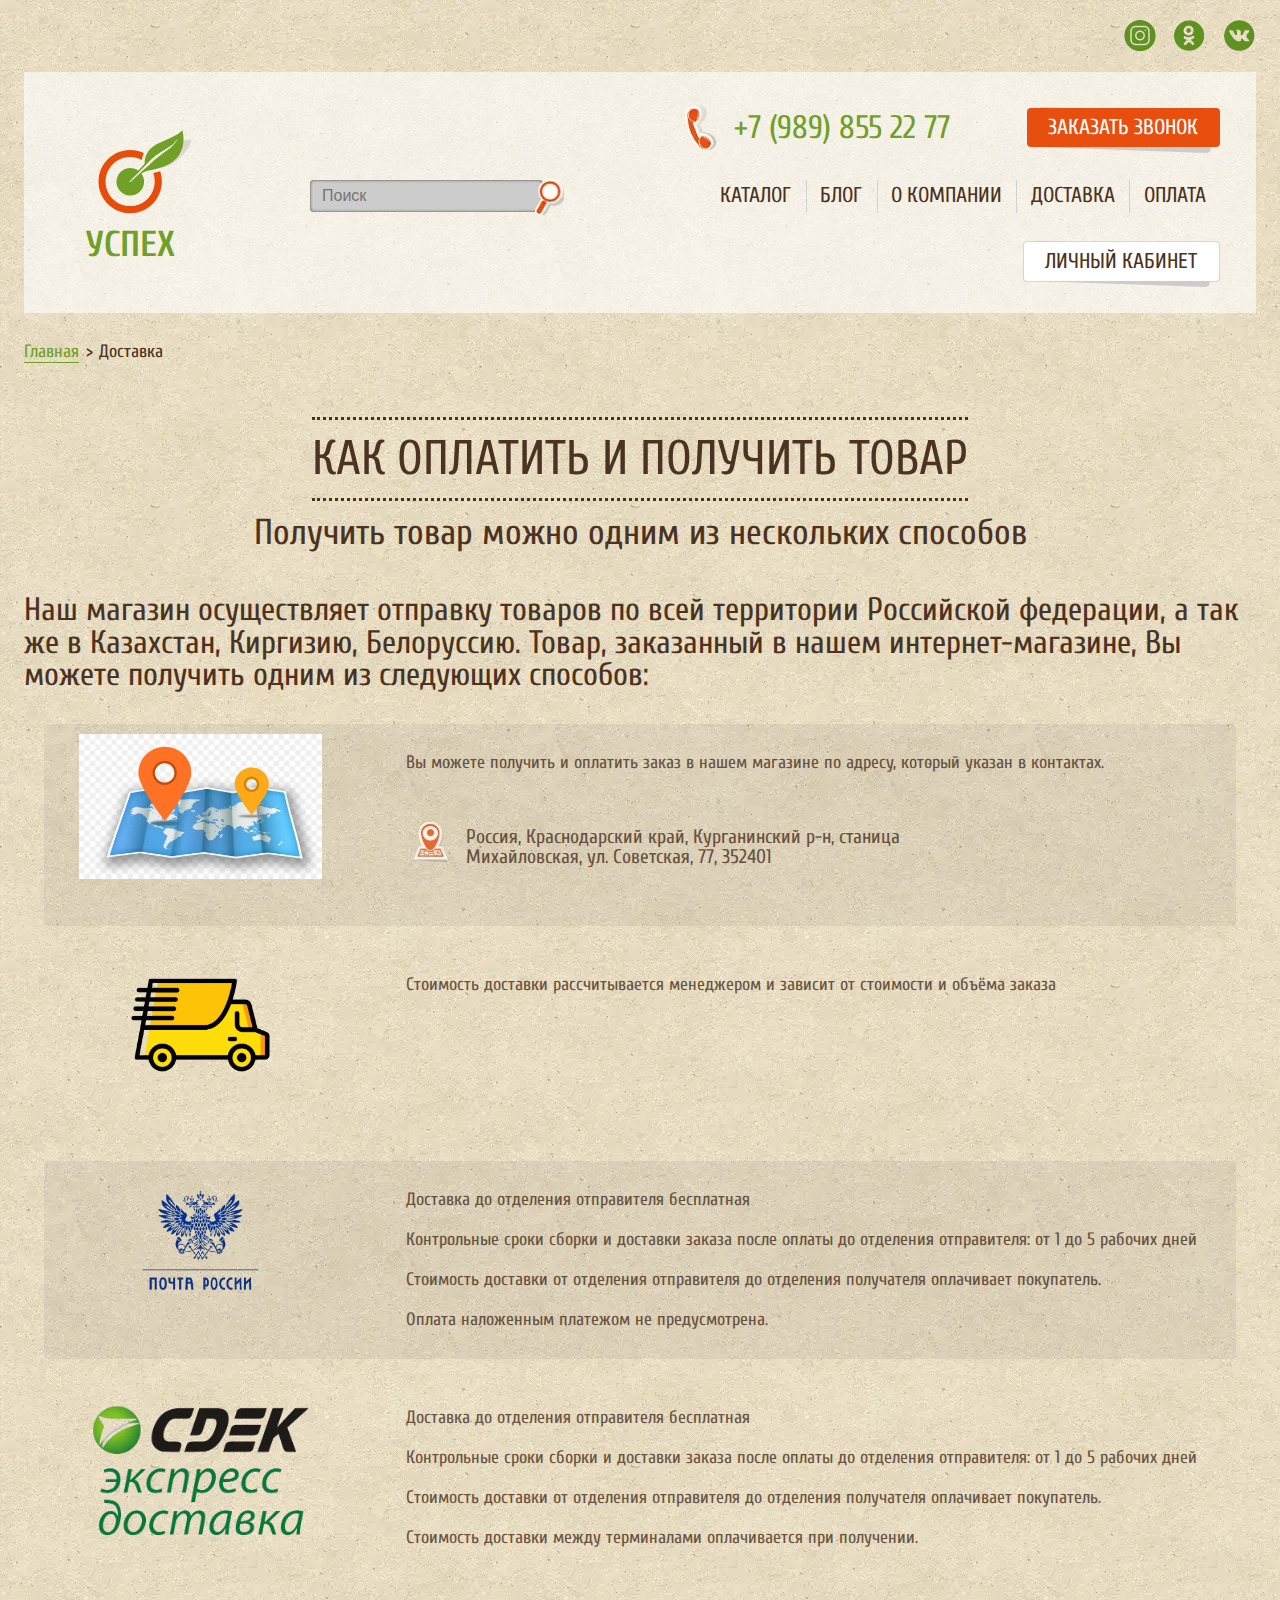
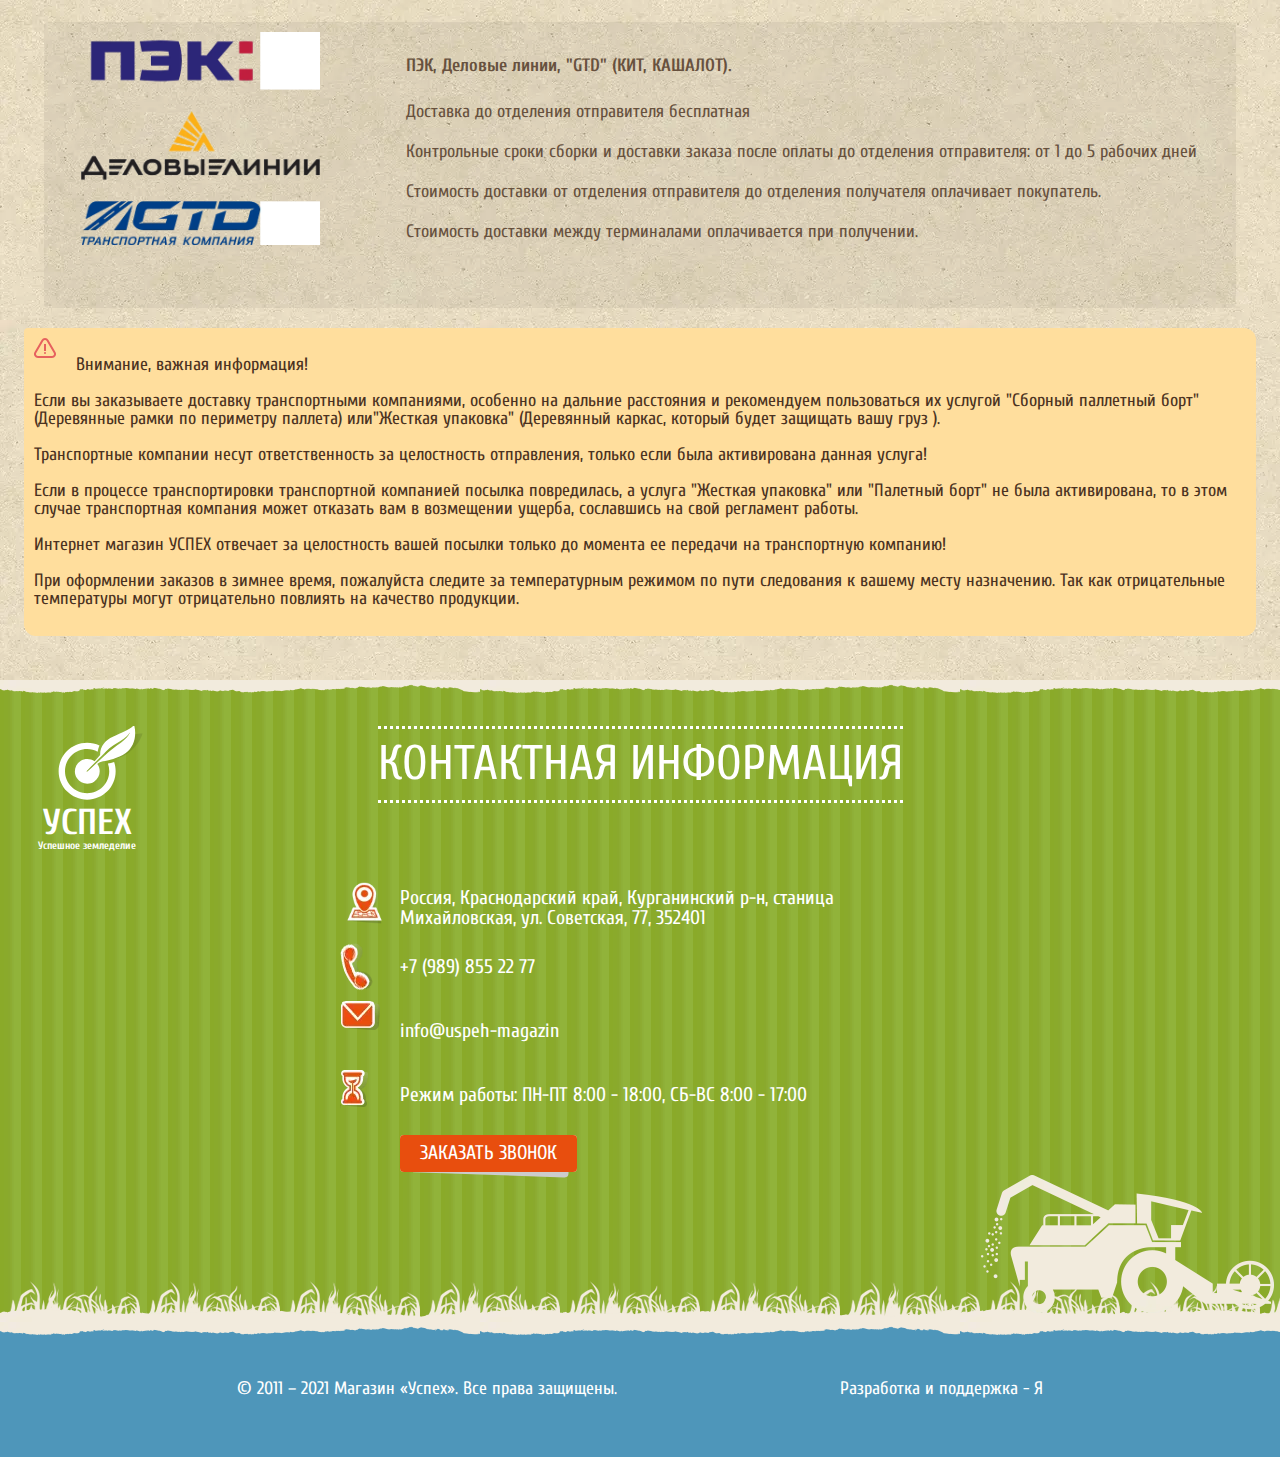
<file: delivery/index.html>
<!doctype html>
<html lang="ru" class="delivery-page">

<head>
    <title> Оплата </title>



<meta name="author" content=Лагутин Виталий>

<meta charset="utf-8">
<meta name="viewport" content="width=device-width, initial-scale=1">
<meta name="color-scheme" content="light dark">

<!-- Fonts -->
<!-- Cuprum-medium -->
<link rel="preconnect" href="https://fonts.googleapis.com">
<link rel="preconnect" href="https://fonts.gstatic.com" crossorigin>
<link href="https://fonts.googleapis.com/css2?family=Cuprum&display=swap&subset=latin,latin-ext,cyrillic"
    rel="stylesheet">

<style data-target type="text/css">
    :root {
        color-scheme: light dark;
    }
</style>

<!-- BASE  -->
<base href="/">



<!-- normalize.css -->
<link rel="stylesheet" href="styles/normalize.css" type="text/css">
<link rel="stylesheet" href="styles/swiper_slider_bundle.css" type="text/css">

<!-- STYLESHEET -->
<link rel="stylesheet" href="styles/style.min.css" type="text/css">


<!-- SCRIPTS -->
<script src="scripts/swiper-bundle.js" defer></script>
<script src="scripts/main.min.js" type="module" defer></script>

</head>

<body class="delivery-page__body">
    <div class="wrapper">

















        <aside class="sidebar" id="sidebar" role="menu">

            <div class="sidebar__close">
                <button class="close" id="sidebar-close" aria-controls="sidebar"
                    aria-label="Свернуть панель навигации по каталогу" title="Свернуть панель навигации по каталогу">
                    <span class="close__icon"></span></button>
            </div>

            <div class="sidebar__container">

                <div class="sidebar__header">
                    <div class="sidebar__profile mobile_hidden">
                        <div class="profile">
                            <div class="profile__avatar">
                                <picture><source srcset="img/user_placeholder.webp" type="image/webp"><img src="img/user_placeholder.jpg" alt="ваш аватар"></picture>
                            </div>
                            <div class="profile__info user">
                                <span class="user__name">Лагутин Виталий</span>
                                <span class="user__status">успешный покупатель</span>
                                <button class="btn btn--white"><span>Зарегистрироваться</span></button>
                                <button class="btn btn--red"><span>войти</span></button>
                            </div>
                        </div>

                    </div>
                </div>

                <div class="sidebar__body">

                    <div class="sidebar__page-navigation mobile_hidden">

                        <nav class="navbar">
                            <ul class="navbar__list">
                                <li class="navbar__item">
    <a class="navbar__link" href=#catalog-category>КАТАЛОГ</a>
</li><li class="navbar__item">
    <a class="navbar__link" href=/blog/>Блог</a>
</li><li class="navbar__item">
    <a class="navbar__link" href=/about/>О компании</a>
</li><li class="navbar__item">
    <a class="navbar__link" href=/delivery/>ДОСТАВКА</a>
</li><li class="navbar__item">
    <a class="navbar__link" href=/payment/>ОПЛАТА</a>
</li>
                            </ul>
                        </nav>

                    </div>

                    <div class="sidebar__catalog mobile_hidden desctop_hidden">
                        <div class="search">
    <form>
        <input type="search" placeholder="Поиск" aria-label="Поиск">
        <button type="submit"></button>
    </form>
</div>
                        <h3 class="catalog__title">Каталог</h3>
                        <ul class="catalog--list">

                            <li>
                                <span>семена</span>
                                <ul>
                                    <li>
                                        <span>Капуста</span>
                                        <ul>
                                            <li><a href="#">белокачанная</a></li>
                                            <li><a href="#">краснокачанная</a></li>
                                            <li><a href="#">цветная</a></li>
                                            <li><a href="#">пекинская</a></li>
                                        </ul>
                                    </li>
                                    <li>
                                        <span>перец</span>
                                        <ul>
                                            <li><a href="#">острый</a></li>
                                            <li><a href="#">сладкий</a></li>
                                        </ul>
                                    </li>
                                    <li><a href="#">томаты</a></li>
                                    <li><a href="/catalog/seeds/watermelon/">арбуз</a></li>
                                    <li><a href="#">дыня</a></li>
                                    <li><a href="#">баклажаны</a></li>
                                    <li><a href="#">фасоль</a></li>
                                    <li><a href="#">кабачки</a></li>
                                    <li><a href="#">кукуруза</a></li>
                                    <li><a href="#">лук</a></li>
                                    <li><a href="#">Огурец</a></li>
                                    <li><a href="#">салат</a></li>
                                    <li><a href="#">зелень</a></li>
                                </ul>
                            </li>
                            <li><a href="#">УДОБРЕНИЯ</a></li>
                            <li><a href="#">Средства защиты</a></li>
                            <li>
                                <span>укрывной материал</span>
                                <ul>
                                    <li><a href="#">Агроспан</a></li>
                                    <li><a href="#">Мульчирующая пленка</a></li>
                                    <li><a href="#">тепличная пленка</a></li>
                                    <li><a href="#">сетка</a></li>
                                </ul>
                            </li>
                            <li>
                                <a href="#">Инструмент</a>
                            </li>

                        </ul>
                    </div>

                    <div class="sidebar__feedback mobile_hidden desctop_hidden">
                        <div class="phone-contact">
                            <div class="phone-contact__logo">
                                <picture><source srcset="icons/logo_1.webp" type="image/webp"><img src="icons/logo_1.png" alt="магазин УСПЕХ"></picture>
                            </div>

                            <div class="phone-contact__link">
                                <div>Магазин УСПЕХ</div>
                                <a class="phone phone--no-icon" href="tel:+79898552277">+7 (989) 855 22 77</a>
                            </div>
                        </div>

                        <button class="btn btn--red" id="feedback" aria-controls="" aria-labelledby="Заказать звонок">
    <span>Заказать звонок</span>
</button>
                        <div class="socials">
    <ul class="socials__list ">
        <li class="socials__item">
            <a href="https://instagram.com/magazin_uspeh_kurganinsk" class="socials__item--insta"></a>
        </li>
        <li class="socials__item">
            <a href="https://ok.ru/" class="socials__item--ok"></a>
        </li>
        <li class="socials__item">
            <a href="https://vk.com/" class="socials__item--vk"></a>
        </li>
    </ul>
</div>
                        <a class="phone phone--no-text phone--icon-pulse" href="tel:+79898552277">+7 (989) 855 22 77</a>
                    </div>

                    <div class="sidebar__cart mobile_hidden desctop_hidden">

                        раздел в разработке

                    </div>

                </div>

            </div>

            <div class="sidebar__footer">
                <nav class="sidebar-nav">
                    <div class="sidebar-nav__container __container">
                        <ul class="sidebar-nav__list">

                            <li class="sidebar-nav__item">
                                <button data-target="sidebar__page-navigation">
                                    <span>главная</span>
                                </button>
                            </li>

                            <li class="sidebar-nav__item __desktop-none">
                                <button data-target="sidebar__catalog">
                                    <span>каталог</span>
                                </button>
                            </li>

                            <li class="sidebar-nav__item">
                                <button data-target="sidebar__feedback">
                                    <span>позвонить</span>
                                </button>
                            </li>

                            <li class="sidebar-nav__item">
                                <button data-target="sidebar__cart">
                                    <span>корзина</span>
                                </button>
                            </li>

                            <li class="sidebar-nav__item __desktop-none">
                                <button data-target="sidebar__profile">
                                    <span>профиль</span>
                                </button>
                            </li>

                        </ul>
                    </div>
                </nav>
            </div>

        </aside>
















        <section class="hero">

            <header class="header">
                <div class="__container">

                    <div class="header__head header-head">
    <ul class="header-head__widgets widgets">
        <li class="widgets__item widgets__item--right">
            <div class="socials">
    <ul class="socials__list ">
        <li class="socials__item">
            <a href="https://instagram.com/magazin_uspeh_kurganinsk" class="socials__item--insta"></a>
        </li>
        <li class="socials__item">
            <a href="https://ok.ru/" class="socials__item--ok"></a>
        </li>
        <li class="socials__item">
            <a href="https://vk.com/" class="socials__item--vk"></a>
        </li>
    </ul>
</div></li>
    </ul>
</div>

                    <div class="header__body header-body">

                        <div class="header-body__logo logo--no-text">
                            <a href="/" class="logo__link" aria-label="Ссылка на главную страницу" title="Вернуться на главную страницу">
    <svg class="logo__icon" version="1.1" xmlns="http://www.w3.org/2000/svg" xmlns:xlink="http://www.w3.org/1999/xlink"
        viewBox="-50 100 1050 654" xml:space="preserve">
        <path class="shadow" d="M874.84,169.63c-2.53,62.96-31.32,119.91-80.68,155.34c-41.13,29.42-84.79,40.81-124.34,55.05
			c46.19-6.01,94.6-16.14,137.31-45.88c62.33-42.71,114.21-108.83,130.98-170.85C921.03,161.72,892.87,167.73,874.84,169.63
			L874.84,169.63z" />
        <path class="leaf" d="M511.32,449.31l43.34-40.5l18.98-17.4c25.31-23.73,51.25-46.82,76.56-70.24
			c33.54-30.69,70.87-55.05,107.25-81.63c31.95-23.41,56.95-47.77,75.3-82.89c1.27-2.53-6.33,5.06-6.96,6.01
			c-6.01,8.23-12.02,15.82-19.3,23.41c-15.5,15.5-34.49,28.16-53.15,39.55c-40.5,25.31-81.31,49.04-116.11,82.26
			c-24.36,23.41-48.72,49.67-72.77,74.03l-18.03,18.35l-41.76,42.08l-31.64,31.95l-1.27,6.01l6.64-0.63L511.32,449.31z
			M538.21,393.94l46.51-52.2c-2.85-72.13,43.03-124.97,105.99-153.13c81.94-36.7,140.79-58.53,177.17-96.81
			c24.04,89.85-1.58,184.77-69.92,233.17c-65.49,46.82-147.75,61.06-189.51,69.29c-19.62,3.8-34.49,11.71-48.09,21.51
			c1.27,1.9,2.53,3.48,3.8,5.38c31.32,48.09,17.4,112-30.37,143.32c-48.09,31.01-112,17.4-143.32-30.69
			c-31.01-47.77-17.4-112,30.69-143C457.85,366.73,504.67,369.26,538.21,393.94L538.21,393.94z" />
        <path class="circle" d="M476.2,238.6c36.7,0,71.82,8.23,102.82,23.41c-7.28,16.14-12.34,33.54-15.19,51.89
			c-25.94-13.92-56-22.15-87.64-22.15c-50.94,0-97.13,20.56-130.35,54.1c-33.54,33.22-54.1,79.41-54.1,130.35
			s20.56,96.81,54.1,130.35c33.22,33.22,79.41,53.78,130.35,53.78c50.94,0,96.81-20.56,130.35-53.78
			c33.22-33.54,53.78-79.41,53.78-130.35c0-22.15-3.8-43.66-11.07-63.28c16.14-3.48,33.54-7.91,51.89-13.29
			c8.23,24.04,12.66,49.67,12.66,76.56c0,65.49-26.58,124.97-69.6,168c-43.03,43.03-102.51,69.6-168,69.6
			c-65.81,0-124.97-26.58-168-69.6c-43.03-43.03-69.6-102.51-69.6-168c0-65.81,26.58-124.97,69.6-168S410.39,238.6,476.2,238.6
			L476.2,238.6z" />
    </svg>
    <span class="logo__title">Успех</span>
    <span class="logo__text">Успешное земледелие</span>
</a>
                        </div>

                        <div class="header-body__tools">

                            <div class="widget phone  grid__item grid__item--1">
                                <a class="phone__link" href="tel:+79898552277">+7 (989) 855 22 77</a>
                            </div>

                            <div class="widget feedback  grid__item grid__item--2">
                                <button class="btn btn--red" id="feedback" aria-controls="" aria-labelledby="Заказать звонок">
    <span>Заказать звонок</span>
</button>
                            </div>

                            <div class="widget search grid__item grid__item--3">
                                <div class="search">
    <form>
        <input type="search" placeholder="Поиск" aria-label="Поиск">
        <button type="submit"></button>
    </form>
</div>
                            </div>

                            <nav class="navbar grid__item grid__item--navbar">
                                <ul class="navbar__list">
                                    <li class="navbar__item">
    <a class="navbar__link" href=#catalog-category>КАТАЛОГ</a>
</li><li class="navbar__item">
    <a class="navbar__link" href=/blog/>Блог</a>
</li><li class="navbar__item">
    <a class="navbar__link" href=/about/>О компании</a>
</li><li class="navbar__item">
    <a class="navbar__link" href=/delivery/>ДОСТАВКА</a>
</li><li class="navbar__item">
    <a class="navbar__link" href=/payment/>ОПЛАТА</a>
</li>

                                </ul>

                            </nav>

                            <div class="header-body__lk lk  grid__item grid__item--5">
                                <button class="btn btn--white btn--no-icon" id="burger-sidebar" aria-controls="sidebar"
    aria-label="Открыть панель навигации по каталогу" data-target="sidebar__feedback">

    <span>Личный кабинет</span>

</button>
                            </div>



                        </div>

                    </div>

                    <div class="header__footer header-footer">

                        <ul class="header-footer__widgets widgets">
                            <li class="widgets__item widgets__item--left">
                                <nav class="breadcrumbs" aria-label="breadcrumbs">
                                    <ol class="breadcrumbs__list">

                                        
<li>
    <a href=/ >Главная</a>
</li>

<li>
    <a href=/delivery/ aria-current="location" >Доставка</a>
</li>


                                    </ol>
                                </nav>
                            </li>


                        </ul>


                    </div>

                </div>

            </header>

            <div class="hero__logo">
                <div class="logo logo--no-text">
                    <a href="/" class="logo__link" aria-label="Ссылка на главную страницу" title="Вернуться на главную страницу">
    <svg class="logo__icon" version="1.1" xmlns="http://www.w3.org/2000/svg" xmlns:xlink="http://www.w3.org/1999/xlink"
        viewBox="-50 100 1050 654" xml:space="preserve">
        <path class="shadow" d="M874.84,169.63c-2.53,62.96-31.32,119.91-80.68,155.34c-41.13,29.42-84.79,40.81-124.34,55.05
			c46.19-6.01,94.6-16.14,137.31-45.88c62.33-42.71,114.21-108.83,130.98-170.85C921.03,161.72,892.87,167.73,874.84,169.63
			L874.84,169.63z" />
        <path class="leaf" d="M511.32,449.31l43.34-40.5l18.98-17.4c25.31-23.73,51.25-46.82,76.56-70.24
			c33.54-30.69,70.87-55.05,107.25-81.63c31.95-23.41,56.95-47.77,75.3-82.89c1.27-2.53-6.33,5.06-6.96,6.01
			c-6.01,8.23-12.02,15.82-19.3,23.41c-15.5,15.5-34.49,28.16-53.15,39.55c-40.5,25.31-81.31,49.04-116.11,82.26
			c-24.36,23.41-48.72,49.67-72.77,74.03l-18.03,18.35l-41.76,42.08l-31.64,31.95l-1.27,6.01l6.64-0.63L511.32,449.31z
			M538.21,393.94l46.51-52.2c-2.85-72.13,43.03-124.97,105.99-153.13c81.94-36.7,140.79-58.53,177.17-96.81
			c24.04,89.85-1.58,184.77-69.92,233.17c-65.49,46.82-147.75,61.06-189.51,69.29c-19.62,3.8-34.49,11.71-48.09,21.51
			c1.27,1.9,2.53,3.48,3.8,5.38c31.32,48.09,17.4,112-30.37,143.32c-48.09,31.01-112,17.4-143.32-30.69
			c-31.01-47.77-17.4-112,30.69-143C457.85,366.73,504.67,369.26,538.21,393.94L538.21,393.94z" />
        <path class="circle" d="M476.2,238.6c36.7,0,71.82,8.23,102.82,23.41c-7.28,16.14-12.34,33.54-15.19,51.89
			c-25.94-13.92-56-22.15-87.64-22.15c-50.94,0-97.13,20.56-130.35,54.1c-33.54,33.22-54.1,79.41-54.1,130.35
			s20.56,96.81,54.1,130.35c33.22,33.22,79.41,53.78,130.35,53.78c50.94,0,96.81-20.56,130.35-53.78
			c33.22-33.54,53.78-79.41,53.78-130.35c0-22.15-3.8-43.66-11.07-63.28c16.14-3.48,33.54-7.91,51.89-13.29
			c8.23,24.04,12.66,49.67,12.66,76.56c0,65.49-26.58,124.97-69.6,168c-43.03,43.03-102.51,69.6-168,69.6
			c-65.81,0-124.97-26.58-168-69.6c-43.03-43.03-69.6-102.51-69.6-168c0-65.81,26.58-124.97,69.6-168S410.39,238.6,476.2,238.6
			L476.2,238.6z" />
    </svg>
    <span class="logo__title">Успех</span>
    <span class="logo__text">Успешное земледелие</span>
</a>
                </div>

            </div>


        </section>






















        <main>

            <section class="section delivery">
    <div class="section__container __container">

        <h1 class="section__title">
            Как оплатить и получить товар
        </h1>


        <div class="section__content">

            <h2 class="section__description">
                Получить товар можно одним из нескольких способов
            </h2>
            <p class="delivery__info">
                Наш магазин осуществляет отправку товаров по всей территории Российской федерации,
                а так же в Казахстан, Киргизию, Белоруссию.
                Товар, заказанный в нашем интернет-магазине, Вы можете получить одним из
                следующих способов:
            </p>

            <div class="delivery__container">

                <ul class="delivery__metods metods">

                    <li class="metods__item">
                        <div class="metods__img">

                            <h3 class="metods__title">Cамовывоз</h3>

                            <picture>
                                <source srcset="img/pickup.webp" type="image/webp">
                                <img src="img/pickup.png" alt="карта местности">
                            </picture>
                        </div>


                        <div class="metods__text">

                            <div class="metods__description">
                                <p>
                                    Вы можете получить и оплатить заказ в нашем магазине по адресу, который
                                    указан в контактах.
                                </p>
                                <ul class="contacts__list">
                                    <li class="contacts__item address">Россия, Краснодарский край, Курганинский р-н,
                                        станица Михайловская,
                                        ул. Советская, 77, 352401</li>
                                </ul>
                            </div>

                        </div>
                    </li>

                    <li class="metods__item">
                        <div class="metods__img">
                            <h3 class="metods__title">Доставка собственным транспортом компании</h3>
                            <picture>
                                <source srcset="img/delivery.webp" type="image/webp">
                                <img src="img/delivery.png" alt="Доставка, грузовик">
                            </picture>

                        </div>


                        <div class="metods__text">
                            <div class="metods__description">

                                <p>
                                    Стоимость доставки
                                    рассчитывается менеджером и зависит от стоимости и объёма заказа
                                </p>

                            </div>
                        </div>
                    </li>

                    <li class="metods__item">
                        <div class="metods__img">
                            <h3 class="metods__title">Почта России</h3>

                            <picture>
                                <source srcset="img/post_russia.webp" type="image/webp">
                                <img src="img/post_russia.png" alt="логотип почты России">
                            </picture>
                        </div>

                        <div class="metods__text">
                            <div class="metods__description">

                                <p>
                                    Доставка до отделения отправителя бесплатная
                                </p>
                                <p>
                                    Контрольные сроки сборки и доставки заказа после оплаты до отделения
                                    отправителя: от 1 до 5 рабочих дней
                                </p>
                                <p>
                                    Стоимость доставки от отделения отправителя до отделения получателя
                                    оплачивает покупатель.
                                </p>
                                <p>
                                    Оплата наложенным платежом не предусмотрена.
                                </p>

                            </div>
                        </div>
                    </li>

                    <li class="metods__item">
                        <div class="metods__img">
                            <h3 class="metods__title">Курьерская служба "СДЭК" </h3>

                            <picture>
                                <source srcset="img/CDEK.webp" type="image/webp">
                                <img src="img/CDEK.png" alt="логотип курьерской службы СДЭК">
                            </picture>
                        </div>

                        <div class="metods__text">
                            <div class="metods__description">

                                <p>
                                    Доставка до отделения отправителя бесплатная
                                </p>
                                <p>

                                    Контрольные сроки сборки и доставки заказа после оплаты до отделения
                                    отправителя: от 1 до 5 рабочих дней
                                </p>
                                <p>

                                    Стоимость доставки от отделения отправителя до отделения получателя
                                    оплачивает покупатель.
                                </p>
                                <p>

                                    Стоимость доставки между терминалами оплачивается при получении.
                                </p>

                            </div>
                        </div>
                    </li>
                    <li class="metods__item">
                        <div class="metods__img">
                            <h3 class="metods__title">Транспортными компаниями</h3>

                            <picture>
                                <source srcset="img/m_merged.webp" type="image/webp">
                                <img src="img/m_merged.png" alt="логотипы курьерской службы">
                            </picture>

                        </div>

                        <div class="metods__text">
                            <div class="metods__description">

                                <h4>
                                    ПЭК, Деловые линии, "GTD" (КИТ, КАШАЛОТ).
                                </h4>

                                <p>
                                    Доставка до отделения отправителя бесплатная
                                </p>
                                <p>

                                    Контрольные сроки сборки и доставки заказа после оплаты до отделения
                                    отправителя: от 1 до 5 рабочих дней
                                </p>
                                <p>

                                    Стоимость доставки от отделения отправителя до отделения получателя
                                    оплачивает покупатель.
                                </p>
                                <p>

                                    Стоимость доставки между терминалами оплачивается при получении.
                                </p>

                            </div>
                        </div>
                    </li>

                </ul>
            </div>

            <div class="delivery__warning">
                <div class="icon">
                    <svg viewBox="0 0 22 20" fill="none" xmlns="http://www.w3.org/2000/svg">
                        <path fill-rule="evenodd" clip-rule="evenodd"
                            d="M21.442 13.953L14.437 1.978a3.974 3.974 0 00-6.873 0L.556 13.958a4.007 4.007 0 003.419 6.04h14.038a4.005 4.005 0 003.43-6.045zM2.28 14.973L9.292 2.986a1.975 1.975 0 013.416-.003l7.01 11.985a2.008 2.008 0 01-1.715 3.031H3.983a2.004 2.004 0 01-1.704-3.024zM11 15.999a1 1 0 100-2 1 1 0 000 2zm1.004-10h-2.001v7h2v-7z"
                            fill="#E6615E"></path>
                    </svg>
                </div>
                <p>
                    Внимание, важная информация!
                </p>
                Если вы заказываете доставку транспортными компаниями, особенно на
                дальние расстояния и рекомендуем пользоваться их услугой "Сборный
                паллетный борт" (Деревянные рамки по периметру паллета) или"Жесткая
                упаковка" (Деревянный каркас, который будет защищать вашу груз ).
                <p>
                    Транспортные компании несут ответственность за целостность отправления,
                    только если была активирована данная услуга!
                </p>
                <p>
                    Если в процессе транспортировки транспортной компанией посылка
                    повредилась, а услуга "Жесткая упаковка" или "Палетный борт" не была
                    активирована, то в этом случае транспортная компания может отказать вам в
                    возмещении ущерба, сославшись на свой регламент работы.
                </p>

                <p>
                    Интернет магазин УСПЕХ отвечает за целостность вашей посылки только до момента
                    ее передачи на транспортную компанию!
                </p>

                <p>
                    При оформлении заказов в зимнее время, пожалуйста следите за
                    температурным режимом по пути следования к вашему месту назначению.
                    Так как отрицательные температуры могут отрицательно повлиять на
                    качество продукции.
                </p>

                </>

            </div>
        </div>
</section>

            <section class="section section--separate section--green contacts">
    <div class="section__container __container">

        <div class="section__header contacts__header">
            <div class="contacts__logo logo logo--white">
                <a href="/" class="logo__link" aria-label="Ссылка на главную страницу" title="Вернуться на главную страницу">
    <svg class="logo__icon" version="1.1" xmlns="http://www.w3.org/2000/svg" xmlns:xlink="http://www.w3.org/1999/xlink"
        viewBox="-50 100 1050 654" xml:space="preserve">
        <path class="shadow" d="M874.84,169.63c-2.53,62.96-31.32,119.91-80.68,155.34c-41.13,29.42-84.79,40.81-124.34,55.05
			c46.19-6.01,94.6-16.14,137.31-45.88c62.33-42.71,114.21-108.83,130.98-170.85C921.03,161.72,892.87,167.73,874.84,169.63
			L874.84,169.63z" />
        <path class="leaf" d="M511.32,449.31l43.34-40.5l18.98-17.4c25.31-23.73,51.25-46.82,76.56-70.24
			c33.54-30.69,70.87-55.05,107.25-81.63c31.95-23.41,56.95-47.77,75.3-82.89c1.27-2.53-6.33,5.06-6.96,6.01
			c-6.01,8.23-12.02,15.82-19.3,23.41c-15.5,15.5-34.49,28.16-53.15,39.55c-40.5,25.31-81.31,49.04-116.11,82.26
			c-24.36,23.41-48.72,49.67-72.77,74.03l-18.03,18.35l-41.76,42.08l-31.64,31.95l-1.27,6.01l6.64-0.63L511.32,449.31z
			M538.21,393.94l46.51-52.2c-2.85-72.13,43.03-124.97,105.99-153.13c81.94-36.7,140.79-58.53,177.17-96.81
			c24.04,89.85-1.58,184.77-69.92,233.17c-65.49,46.82-147.75,61.06-189.51,69.29c-19.62,3.8-34.49,11.71-48.09,21.51
			c1.27,1.9,2.53,3.48,3.8,5.38c31.32,48.09,17.4,112-30.37,143.32c-48.09,31.01-112,17.4-143.32-30.69
			c-31.01-47.77-17.4-112,30.69-143C457.85,366.73,504.67,369.26,538.21,393.94L538.21,393.94z" />
        <path class="circle" d="M476.2,238.6c36.7,0,71.82,8.23,102.82,23.41c-7.28,16.14-12.34,33.54-15.19,51.89
			c-25.94-13.92-56-22.15-87.64-22.15c-50.94,0-97.13,20.56-130.35,54.1c-33.54,33.22-54.1,79.41-54.1,130.35
			s20.56,96.81,54.1,130.35c33.22,33.22,79.41,53.78,130.35,53.78c50.94,0,96.81-20.56,130.35-53.78
			c33.22-33.54,53.78-79.41,53.78-130.35c0-22.15-3.8-43.66-11.07-63.28c16.14-3.48,33.54-7.91,51.89-13.29
			c8.23,24.04,12.66,49.67,12.66,76.56c0,65.49-26.58,124.97-69.6,168c-43.03,43.03-102.51,69.6-168,69.6
			c-65.81,0-124.97-26.58-168-69.6c-43.03-43.03-69.6-102.51-69.6-168c0-65.81,26.58-124.97,69.6-168S410.39,238.6,476.2,238.6
			L476.2,238.6z" />
    </svg>
    <span class="logo__title">Успех</span>
    <span class="logo__text">Успешное земледелие</span>
</a>
            </div>
            <h3 class="section__title section__title--white contacts__title">контактная информация</h3>
        </div>

        <div class="section__content">
            <ul class="contacts__list">
                <li class="contacts__item address">Россия, Краснодарский край, Курганинский р-н, станица Михайловская,
                    ул. Советская, 77, 352401</li>

                <li class="contacts__item phone"><a class="phone__link" href="tel:+79898552277">+7 (989) 855 22 77</a></li>

                <li class="contacts__item email"> <a href="mailto:info@uspeh-magazin"
                        class="email__link">info@uspeh-magazin</a>
                </li>

                <li class="contacts__item schedule">Режим работы: ПН-ПТ 8:00 - 18:00, СБ-ВС 8:00 - 17:00</li>

                <li class="contacts__item feedback"><button class="btn btn--red" id="feedback" aria-controls="" aria-labelledby="Заказать звонок">
    <span>Заказать звонок</span>
</button></li>

            </ul>
        </div>

    </div>
    <div class="section__animation">
        <span class="combine"></span>
        <span class="grass"></span>
    </div>

</section>

        </main>
































        <footer class="footer">
    <div class="footer__container __container">

        <div class="copyright"><span>© 2011 – 2021 Магазин «Успех».</span> <span>Все права защищены.</span> </div>

        <div class="developer">Разработка и поддержка - <a href="#" target="__blank">Я</a></div>

    </div>
</footer>

    </div>


</body>

</html>
</file>
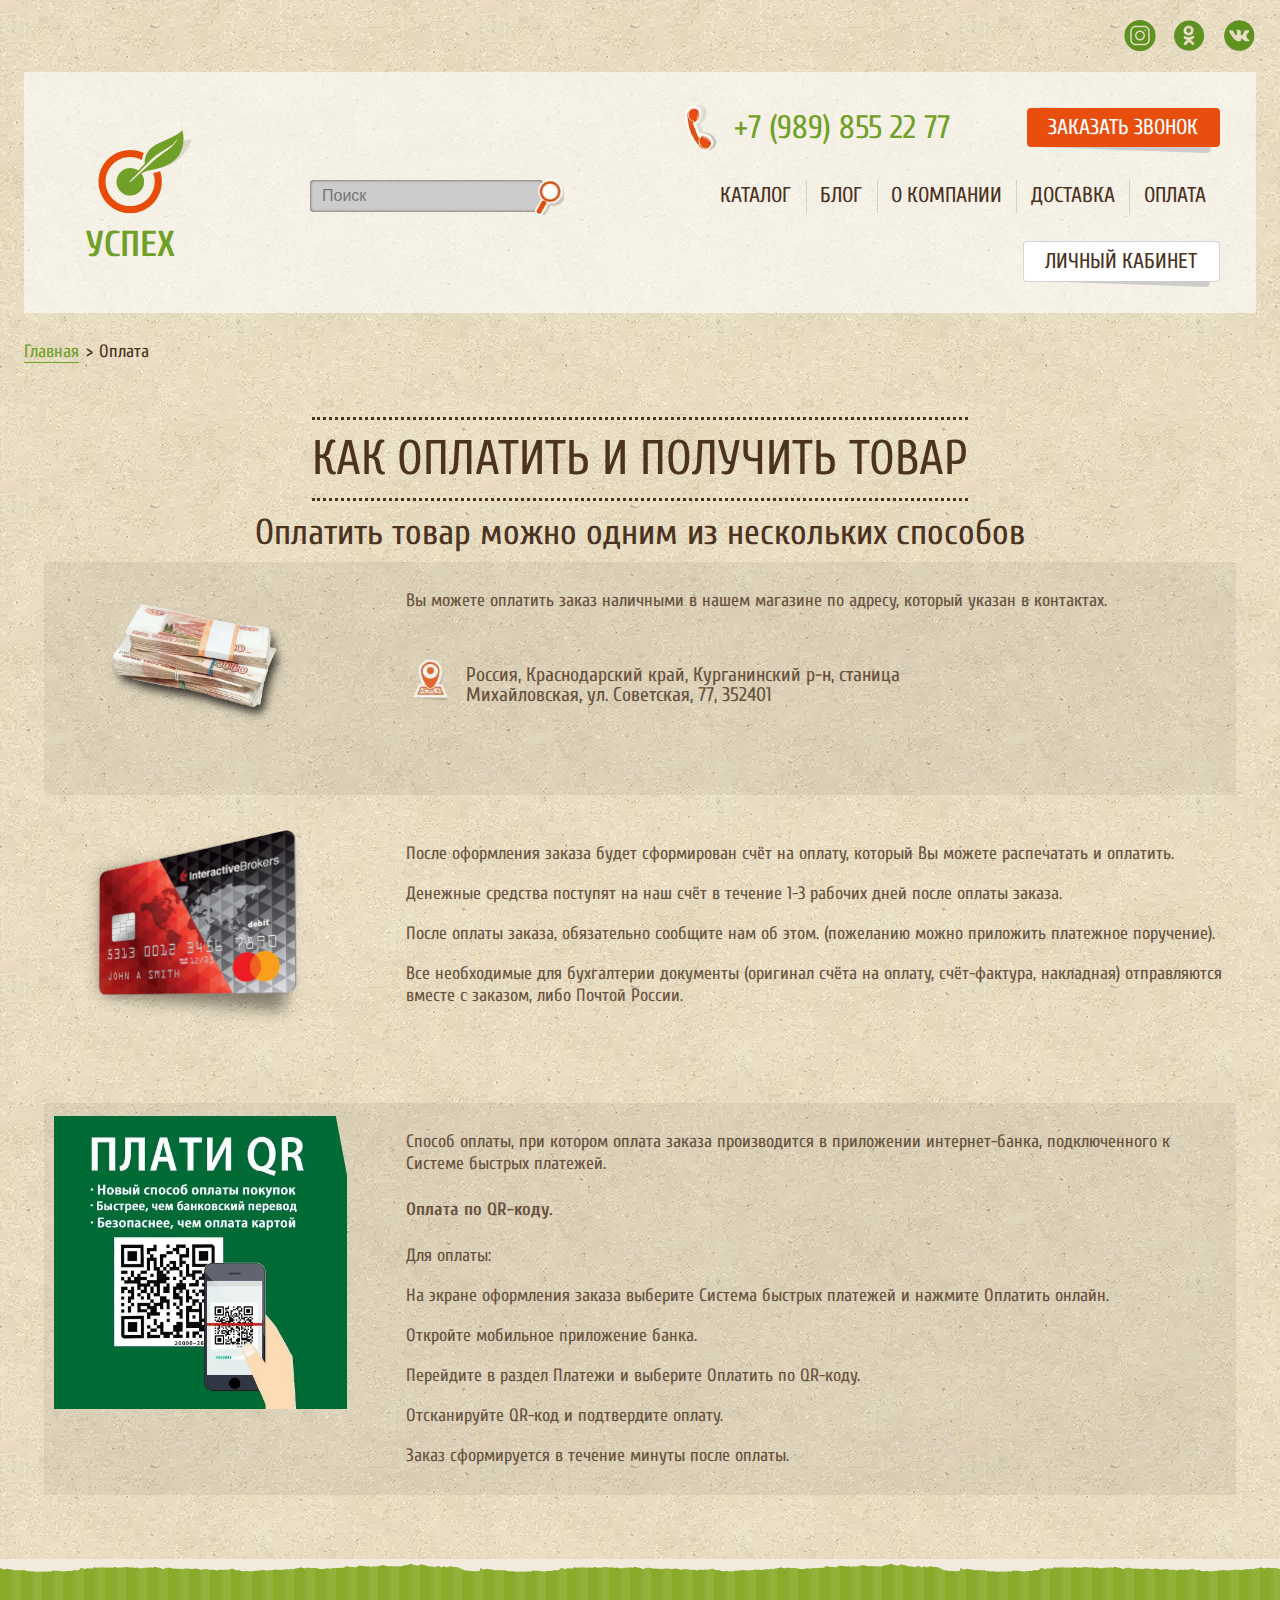
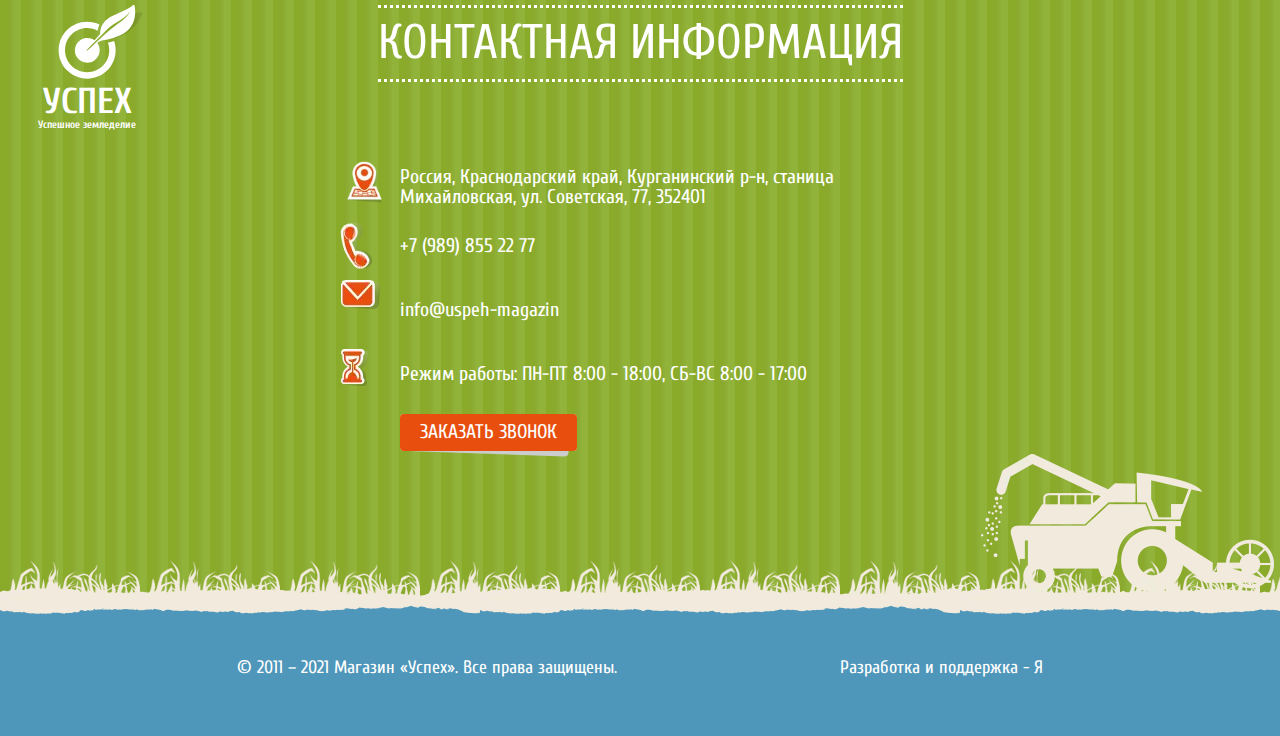
<file: payment/index.html>
<!doctype html>
<html lang="ru" class="payment-page">

<head>
    <title> Оплата </title>



<meta name="author" content=Лагутин Виталий>

<meta charset="utf-8">
<meta name="viewport" content="width=device-width, initial-scale=1">
<meta name="color-scheme" content="light dark">

<!-- Fonts -->
<!-- Cuprum-medium -->
<link rel="preconnect" href="https://fonts.googleapis.com">
<link rel="preconnect" href="https://fonts.gstatic.com" crossorigin>
<link href="https://fonts.googleapis.com/css2?family=Cuprum&display=swap&subset=latin,latin-ext,cyrillic"
    rel="stylesheet">

<style data-target type="text/css">
    :root {
        color-scheme: light dark;
    }
</style>

<!-- BASE  -->
<base href="/">



<!-- normalize.css -->
<link rel="stylesheet" href="styles/normalize.css" type="text/css">
<link rel="stylesheet" href="styles/swiper_slider_bundle.css" type="text/css">

<!-- STYLESHEET -->
<link rel="stylesheet" href="styles/style.min.css" type="text/css">


<!-- SCRIPTS -->
<script src="scripts/swiper-bundle.js" defer></script>
<script src="scripts/main.min.js" type="module" defer></script>

</head>

<body class="payment-page__body">
    <div class="wrapper">

















        <aside class="sidebar" id="sidebar" role="menu">

            <div class="sidebar__close">
                <button class="close" id="sidebar-close" aria-controls="sidebar"
                    aria-label="Свернуть панель навигации по каталогу" title="Свернуть панель навигации по каталогу">
                    <span class="close__icon"></span></button>
            </div>

            <div class="sidebar__container">

                <div class="sidebar__header">
                    <div class="sidebar__profile mobile_hidden">
                        <div class="profile">
                            <div class="profile__avatar">
                                <picture><source srcset="img/user_placeholder.webp" type="image/webp"><img src="img/user_placeholder.jpg" alt="ваш аватар"></picture>
                            </div>
                            <div class="profile__info user">
                                <span class="user__name">Лагутин Виталий</span>
                                <span class="user__status">успешный покупатель</span>
                                <button class="btn btn--white"><span>Зарегистрироваться</span></button>
                                <button class="btn btn--red"><span>войти</span></button>
                            </div>
                        </div>

                    </div>
                </div>

                <div class="sidebar__body">

                    <div class="sidebar__page-navigation mobile_hidden">

                        <nav class="navbar">
                            <ul class="navbar__list">
                                <li class="navbar__item">
    <a class="navbar__link" href=#catalog-category>КАТАЛОГ</a>
</li><li class="navbar__item">
    <a class="navbar__link" href=/blog/>Блог</a>
</li><li class="navbar__item">
    <a class="navbar__link" href=/about/>О компании</a>
</li><li class="navbar__item">
    <a class="navbar__link" href=/delivery/>ДОСТАВКА</a>
</li><li class="navbar__item">
    <a class="navbar__link" href=/payment/>ОПЛАТА</a>
</li>
                            </ul>
                        </nav>

                    </div>

                    <div class="sidebar__catalog mobile_hidden desctop_hidden">
                        <div class="search">
    <form>
        <input type="search" placeholder="Поиск" aria-label="Поиск">
        <button type="submit"></button>
    </form>
</div>
                        <h3 class="catalog__title">Каталог</h3>
                        <ul class="catalog--list">

                            <li>
                                <span>семена</span>
                                <ul>
                                    <li>
                                        <span>Капуста</span>
                                        <ul>
                                            <li><a href="#">белокачанная</a></li>
                                            <li><a href="#">краснокачанная</a></li>
                                            <li><a href="#">цветная</a></li>
                                            <li><a href="#">пекинская</a></li>
                                        </ul>
                                    </li>
                                    <li>
                                        <span>перец</span>
                                        <ul>
                                            <li><a href="#">острый</a></li>
                                            <li><a href="#">сладкий</a></li>
                                        </ul>
                                    </li>
                                    <li><a href="#">томаты</a></li>
                                    <li><a href="/catalog/seeds/watermelon/">арбуз</a></li>
                                    <li><a href="#">дыня</a></li>
                                    <li><a href="#">баклажаны</a></li>
                                    <li><a href="#">фасоль</a></li>
                                    <li><a href="#">кабачки</a></li>
                                    <li><a href="#">кукуруза</a></li>
                                    <li><a href="#">лук</a></li>
                                    <li><a href="#">Огурец</a></li>
                                    <li><a href="#">салат</a></li>
                                    <li><a href="#">зелень</a></li>
                                </ul>
                            </li>
                            <li><a href="#">УДОБРЕНИЯ</a></li>
                            <li><a href="#">Средства защиты</a></li>
                            <li>
                                <span>укрывной материал</span>
                                <ul>
                                    <li><a href="#">Агроспан</a></li>
                                    <li><a href="#">Мульчирующая пленка</a></li>
                                    <li><a href="#">тепличная пленка</a></li>
                                    <li><a href="#">сетка</a></li>
                                </ul>
                            </li>
                            <li>
                                <a href="#">Инструмент</a>
                            </li>

                        </ul>
                    </div>

                    <div class="sidebar__feedback mobile_hidden desctop_hidden">
                        <div class="phone-contact">
                            <div class="phone-contact__logo">
                                <picture><source srcset="icons/logo_1.webp" type="image/webp"><img src="icons/logo_1.png" alt="магазин УСПЕХ"></picture>
                            </div>

                            <div class="phone-contact__link">
                                <div>Магазин УСПЕХ</div>
                                <a class="phone phone--no-icon" href="tel:+79898552277">+7 (989) 855 22 77</a>
                            </div>
                        </div>

                        <button class="btn btn--red" id="feedback" aria-controls="" aria-labelledby="Заказать звонок">
    <span>Заказать звонок</span>
</button>
                        <div class="socials">
    <ul class="socials__list ">
        <li class="socials__item">
            <a href="https://instagram.com/magazin_uspeh_kurganinsk" class="socials__item--insta"></a>
        </li>
        <li class="socials__item">
            <a href="https://ok.ru/" class="socials__item--ok"></a>
        </li>
        <li class="socials__item">
            <a href="https://vk.com/" class="socials__item--vk"></a>
        </li>
    </ul>
</div>
                        <a class="phone phone--no-text phone--icon-pulse" href="tel:+79898552277">+7 (989) 855 22 77</a>
                    </div>

                    <div class="sidebar__cart mobile_hidden desctop_hidden">

                        раздел в разработке

                    </div>

                </div>

            </div>

            <div class="sidebar__footer">
                <nav class="sidebar-nav">
                    <div class="sidebar-nav__container __container">
                        <ul class="sidebar-nav__list">

                            <li class="sidebar-nav__item">
                                <button data-target="sidebar__page-navigation">
                                    <span>главная</span>
                                </button>
                            </li>

                            <li class="sidebar-nav__item __desktop-none">
                                <button data-target="sidebar__catalog">
                                    <span>каталог</span>
                                </button>
                            </li>

                            <li class="sidebar-nav__item">
                                <button data-target="sidebar__feedback">
                                    <span>позвонить</span>
                                </button>
                            </li>

                            <li class="sidebar-nav__item">
                                <button data-target="sidebar__cart">
                                    <span>корзина</span>
                                </button>
                            </li>

                            <li class="sidebar-nav__item __desktop-none">
                                <button data-target="sidebar__profile">
                                    <span>профиль</span>
                                </button>
                            </li>

                        </ul>
                    </div>
                </nav>
            </div>

        </aside>
















        <section class="hero">

            <header class="header">
                <div class="__container">

                    <div class="header__head header-head">
    <ul class="header-head__widgets widgets">
        <li class="widgets__item widgets__item--right">
            <div class="socials">
    <ul class="socials__list ">
        <li class="socials__item">
            <a href="https://instagram.com/magazin_uspeh_kurganinsk" class="socials__item--insta"></a>
        </li>
        <li class="socials__item">
            <a href="https://ok.ru/" class="socials__item--ok"></a>
        </li>
        <li class="socials__item">
            <a href="https://vk.com/" class="socials__item--vk"></a>
        </li>
    </ul>
</div></li>
    </ul>
</div>

                    <div class="header__body header-body">

                        <div class="header-body__logo logo--no-text">
                            <a href="/" class="logo__link" aria-label="Ссылка на главную страницу" title="Вернуться на главную страницу">
    <svg class="logo__icon" version="1.1" xmlns="http://www.w3.org/2000/svg" xmlns:xlink="http://www.w3.org/1999/xlink"
        viewBox="-50 100 1050 654" xml:space="preserve">
        <path class="shadow" d="M874.84,169.63c-2.53,62.96-31.32,119.91-80.68,155.34c-41.13,29.42-84.79,40.81-124.34,55.05
			c46.19-6.01,94.6-16.14,137.31-45.88c62.33-42.71,114.21-108.83,130.98-170.85C921.03,161.72,892.87,167.73,874.84,169.63
			L874.84,169.63z" />
        <path class="leaf" d="M511.32,449.31l43.34-40.5l18.98-17.4c25.31-23.73,51.25-46.82,76.56-70.24
			c33.54-30.69,70.87-55.05,107.25-81.63c31.95-23.41,56.95-47.77,75.3-82.89c1.27-2.53-6.33,5.06-6.96,6.01
			c-6.01,8.23-12.02,15.82-19.3,23.41c-15.5,15.5-34.49,28.16-53.15,39.55c-40.5,25.31-81.31,49.04-116.11,82.26
			c-24.36,23.41-48.72,49.67-72.77,74.03l-18.03,18.35l-41.76,42.08l-31.64,31.95l-1.27,6.01l6.64-0.63L511.32,449.31z
			M538.21,393.94l46.51-52.2c-2.85-72.13,43.03-124.97,105.99-153.13c81.94-36.7,140.79-58.53,177.17-96.81
			c24.04,89.85-1.58,184.77-69.92,233.17c-65.49,46.82-147.75,61.06-189.51,69.29c-19.62,3.8-34.49,11.71-48.09,21.51
			c1.27,1.9,2.53,3.48,3.8,5.38c31.32,48.09,17.4,112-30.37,143.32c-48.09,31.01-112,17.4-143.32-30.69
			c-31.01-47.77-17.4-112,30.69-143C457.85,366.73,504.67,369.26,538.21,393.94L538.21,393.94z" />
        <path class="circle" d="M476.2,238.6c36.7,0,71.82,8.23,102.82,23.41c-7.28,16.14-12.34,33.54-15.19,51.89
			c-25.94-13.92-56-22.15-87.64-22.15c-50.94,0-97.13,20.56-130.35,54.1c-33.54,33.22-54.1,79.41-54.1,130.35
			s20.56,96.81,54.1,130.35c33.22,33.22,79.41,53.78,130.35,53.78c50.94,0,96.81-20.56,130.35-53.78
			c33.22-33.54,53.78-79.41,53.78-130.35c0-22.15-3.8-43.66-11.07-63.28c16.14-3.48,33.54-7.91,51.89-13.29
			c8.23,24.04,12.66,49.67,12.66,76.56c0,65.49-26.58,124.97-69.6,168c-43.03,43.03-102.51,69.6-168,69.6
			c-65.81,0-124.97-26.58-168-69.6c-43.03-43.03-69.6-102.51-69.6-168c0-65.81,26.58-124.97,69.6-168S410.39,238.6,476.2,238.6
			L476.2,238.6z" />
    </svg>
    <span class="logo__title">Успех</span>
    <span class="logo__text">Успешное земледелие</span>
</a>
                        </div>

                        <div class="header-body__tools">

                            <div class="widget phone  grid__item grid__item--1">
                                <a class="phone__link" href="tel:+79898552277">+7 (989) 855 22 77</a>
                            </div>

                            <div class="widget feedback  grid__item grid__item--2">
                                <button class="btn btn--red" id="feedback" aria-controls="" aria-labelledby="Заказать звонок">
    <span>Заказать звонок</span>
</button>
                            </div>

                            <div class="widget search grid__item grid__item--3">
                                <div class="search">
    <form>
        <input type="search" placeholder="Поиск" aria-label="Поиск">
        <button type="submit"></button>
    </form>
</div>
                            </div>

                            <nav class="navbar grid__item grid__item--navbar">
                                <ul class="navbar__list">
                                    <li class="navbar__item">
    <a class="navbar__link" href=#catalog-category>КАТАЛОГ</a>
</li><li class="navbar__item">
    <a class="navbar__link" href=/blog/>Блог</a>
</li><li class="navbar__item">
    <a class="navbar__link" href=/about/>О компании</a>
</li><li class="navbar__item">
    <a class="navbar__link" href=/delivery/>ДОСТАВКА</a>
</li><li class="navbar__item">
    <a class="navbar__link" href=/payment/>ОПЛАТА</a>
</li>

                                </ul>

                            </nav>

                            <div class="header-body__lk lk  grid__item grid__item--5">
                                <button class="btn btn--white btn--no-icon" id="burger-sidebar" aria-controls="sidebar"
    aria-label="Открыть панель навигации по каталогу" data-target="sidebar__feedback">

    <span>Личный кабинет</span>

</button>
                            </div>



                        </div>

                    </div>

                    <div class="header__footer header-footer">

                        <ul class="header-footer__widgets widgets">
                            <li class="widgets__item widgets__item--left">
                                <nav class="breadcrumbs" aria-label="breadcrumbs">
                                    <ol class="breadcrumbs__list">

                                        
<li>
    <a href=/ >Главная</a>
</li>

<li>
    <a href=/#catalog-category aria-current="location" >Оплата</a>
</li>


                                    </ol>
                                </nav>
                            </li>


                        </ul>


                    </div>

                </div>

            </header>

            <!-- <div class="hero__title">
                <h1>Успешное земледелие</h1>
            </div> -->

        </section>






















        <main>









            <section class="section payment">
    <div class="section__container __container">

        <h1 class="section__title">
            Как оплатить и получить товар
        </h1>

        <div class="section__content">
            <h2 class="section__description">
                Оплатить товар можно одним из нескольких способов
            </h2>
            <div class="payment__container">

                <ul class="payment__metods metods">

                    <li class="metods__item">
                        <div class="metods__img">

                            <h3 class="metods__title">Наличными</h3>

                            <picture>
                                <source srcset="img/cash_2.webp" type="image/webp">
                                <img src="img/cash_2.png" alt="банкноты стоимостью 1000 рублей">
                            </picture>
                        </div>


                        <div class="metods__text">

                            <div class="metods__description">
                                <p>
                                    Вы можете оплатить заказ наличными в нашем магазине по адресу, который
                                    указан в контактах.
                                </p>
                                <ul class="contacts__list">
                                    <li class="contacts__item address">Россия, Краснодарский край, Курганинский р-н,
                                        станица Михайловская,
                                        ул. Советская, 77, 352401</li>
                                </ul>
                            </div>

                        </div>
                    </li>

                    <li class="metods__item">
                        <div class="metods__img">
                            <h3 class="metods__title">Безналичный расчет</h3>
                            <picture>
                                <source srcset="img/cashless.webp" type="image/webp">
                                <img src="img/cashless.png" alt="Безналичный расчёт">
                            </picture>

                        </div>


                        <div class="metods__text">
                            <div class="metods__description">
                                <p>
                                    После оформления заказа будет сформирован счёт на оплату, который Вы можете
                                    распечатать и оплатить. </p>
                                <p>

                                    Денежные средства поступят на наш счёт в течение 1-3 рабочих
                                    дней после оплаты заказа.
                                </p>
                                <p>
                                    После оплаты заказа, обязательно сообщите нам об этом.
                                    (пожеланию можно приложить платежное поручение).
                                </p>
                                <p>

                                    Все необходимые для бухгалтерии документы (оригинал счёта на оплату, счёт-фактура,
                                    накладная) отправляются вместе с заказом, либо Почтой России.
                                </p>
                                </p>
                            </div>
                        </div>
                    </li>

                    <li class="metods__item">
                        <div class="metods__img">
                            <h3 class="metods__title">Система быстрых платежей</h3>

                            <picture>
                                <source srcset="img/sbp.webp" type="image/webp">
                                <img src="img/sbp.jpg" alt="Оплата по QR коду">
                            </picture>
                        </div>

                        <div class="metods__text">
                            <div class="metods__description">
                                <p>
                                    Способ оплаты, при котором оплата заказа производится в приложении интернет-банка,
                                    подключенного к Системе быстрых платежей.</p>
                                <h4>
                                    Оплата по QR-коду.
                                </h4>
                                <p>

                                    Для оплаты:
                                </p>
                                <p>

                                    На экране оформления заказа выберите Система быстрых платежей и
                                    нажмите Оплатить онлайн.
                                </p>
                                <p>

                                    Откройте мобильное приложение банка.
                                </p>

                                <p>
                                    Перейдите в раздел Платежи и выберите Оплатить по QR-коду.
                                </p>

                                <p>
                                    Отсканируйте QR-код и подтвердите оплату.
                                </p>
                                <p>
                                    Заказ сформируется в течение минуты после оплаты.
                                </p>

                            </div>
                        </div>
                    </li>

                </ul>
            </div>
        </div>
</section>







            <section class="section section--separate section--green contacts">
    <div class="section__container __container">

        <div class="section__header contacts__header">
            <div class="contacts__logo logo logo--white">
                <a href="/" class="logo__link" aria-label="Ссылка на главную страницу" title="Вернуться на главную страницу">
    <svg class="logo__icon" version="1.1" xmlns="http://www.w3.org/2000/svg" xmlns:xlink="http://www.w3.org/1999/xlink"
        viewBox="-50 100 1050 654" xml:space="preserve">
        <path class="shadow" d="M874.84,169.63c-2.53,62.96-31.32,119.91-80.68,155.34c-41.13,29.42-84.79,40.81-124.34,55.05
			c46.19-6.01,94.6-16.14,137.31-45.88c62.33-42.71,114.21-108.83,130.98-170.85C921.03,161.72,892.87,167.73,874.84,169.63
			L874.84,169.63z" />
        <path class="leaf" d="M511.32,449.31l43.34-40.5l18.98-17.4c25.31-23.73,51.25-46.82,76.56-70.24
			c33.54-30.69,70.87-55.05,107.25-81.63c31.95-23.41,56.95-47.77,75.3-82.89c1.27-2.53-6.33,5.06-6.96,6.01
			c-6.01,8.23-12.02,15.82-19.3,23.41c-15.5,15.5-34.49,28.16-53.15,39.55c-40.5,25.31-81.31,49.04-116.11,82.26
			c-24.36,23.41-48.72,49.67-72.77,74.03l-18.03,18.35l-41.76,42.08l-31.64,31.95l-1.27,6.01l6.64-0.63L511.32,449.31z
			M538.21,393.94l46.51-52.2c-2.85-72.13,43.03-124.97,105.99-153.13c81.94-36.7,140.79-58.53,177.17-96.81
			c24.04,89.85-1.58,184.77-69.92,233.17c-65.49,46.82-147.75,61.06-189.51,69.29c-19.62,3.8-34.49,11.71-48.09,21.51
			c1.27,1.9,2.53,3.48,3.8,5.38c31.32,48.09,17.4,112-30.37,143.32c-48.09,31.01-112,17.4-143.32-30.69
			c-31.01-47.77-17.4-112,30.69-143C457.85,366.73,504.67,369.26,538.21,393.94L538.21,393.94z" />
        <path class="circle" d="M476.2,238.6c36.7,0,71.82,8.23,102.82,23.41c-7.28,16.14-12.34,33.54-15.19,51.89
			c-25.94-13.92-56-22.15-87.64-22.15c-50.94,0-97.13,20.56-130.35,54.1c-33.54,33.22-54.1,79.41-54.1,130.35
			s20.56,96.81,54.1,130.35c33.22,33.22,79.41,53.78,130.35,53.78c50.94,0,96.81-20.56,130.35-53.78
			c33.22-33.54,53.78-79.41,53.78-130.35c0-22.15-3.8-43.66-11.07-63.28c16.14-3.48,33.54-7.91,51.89-13.29
			c8.23,24.04,12.66,49.67,12.66,76.56c0,65.49-26.58,124.97-69.6,168c-43.03,43.03-102.51,69.6-168,69.6
			c-65.81,0-124.97-26.58-168-69.6c-43.03-43.03-69.6-102.51-69.6-168c0-65.81,26.58-124.97,69.6-168S410.39,238.6,476.2,238.6
			L476.2,238.6z" />
    </svg>
    <span class="logo__title">Успех</span>
    <span class="logo__text">Успешное земледелие</span>
</a>
            </div>
            <h3 class="section__title section__title--white contacts__title">контактная информация</h3>
        </div>

        <div class="section__content">
            <ul class="contacts__list">
                <li class="contacts__item address">Россия, Краснодарский край, Курганинский р-н, станица Михайловская,
                    ул. Советская, 77, 352401</li>

                <li class="contacts__item phone"><a class="phone__link" href="tel:+79898552277">+7 (989) 855 22 77</a></li>

                <li class="contacts__item email"> <a href="mailto:info@uspeh-magazin"
                        class="email__link">info@uspeh-magazin</a>
                </li>

                <li class="contacts__item schedule">Режим работы: ПН-ПТ 8:00 - 18:00, СБ-ВС 8:00 - 17:00</li>

                <li class="contacts__item feedback"><button class="btn btn--red" id="feedback" aria-controls="" aria-labelledby="Заказать звонок">
    <span>Заказать звонок</span>
</button></li>

            </ul>
        </div>

    </div>
    <div class="section__animation">
        <span class="combine"></span>
        <span class="grass"></span>
    </div>

</section>

        </main>
































        <footer class="footer">
    <div class="footer__container __container">

        <div class="copyright"><span>© 2011 – 2021 Магазин «Успех».</span> <span>Все права защищены.</span> </div>

        <div class="developer">Разработка и поддержка - <a href="#" target="__blank">Я</a></div>

    </div>
</footer>

    </div>


</body>

</html>
</file>
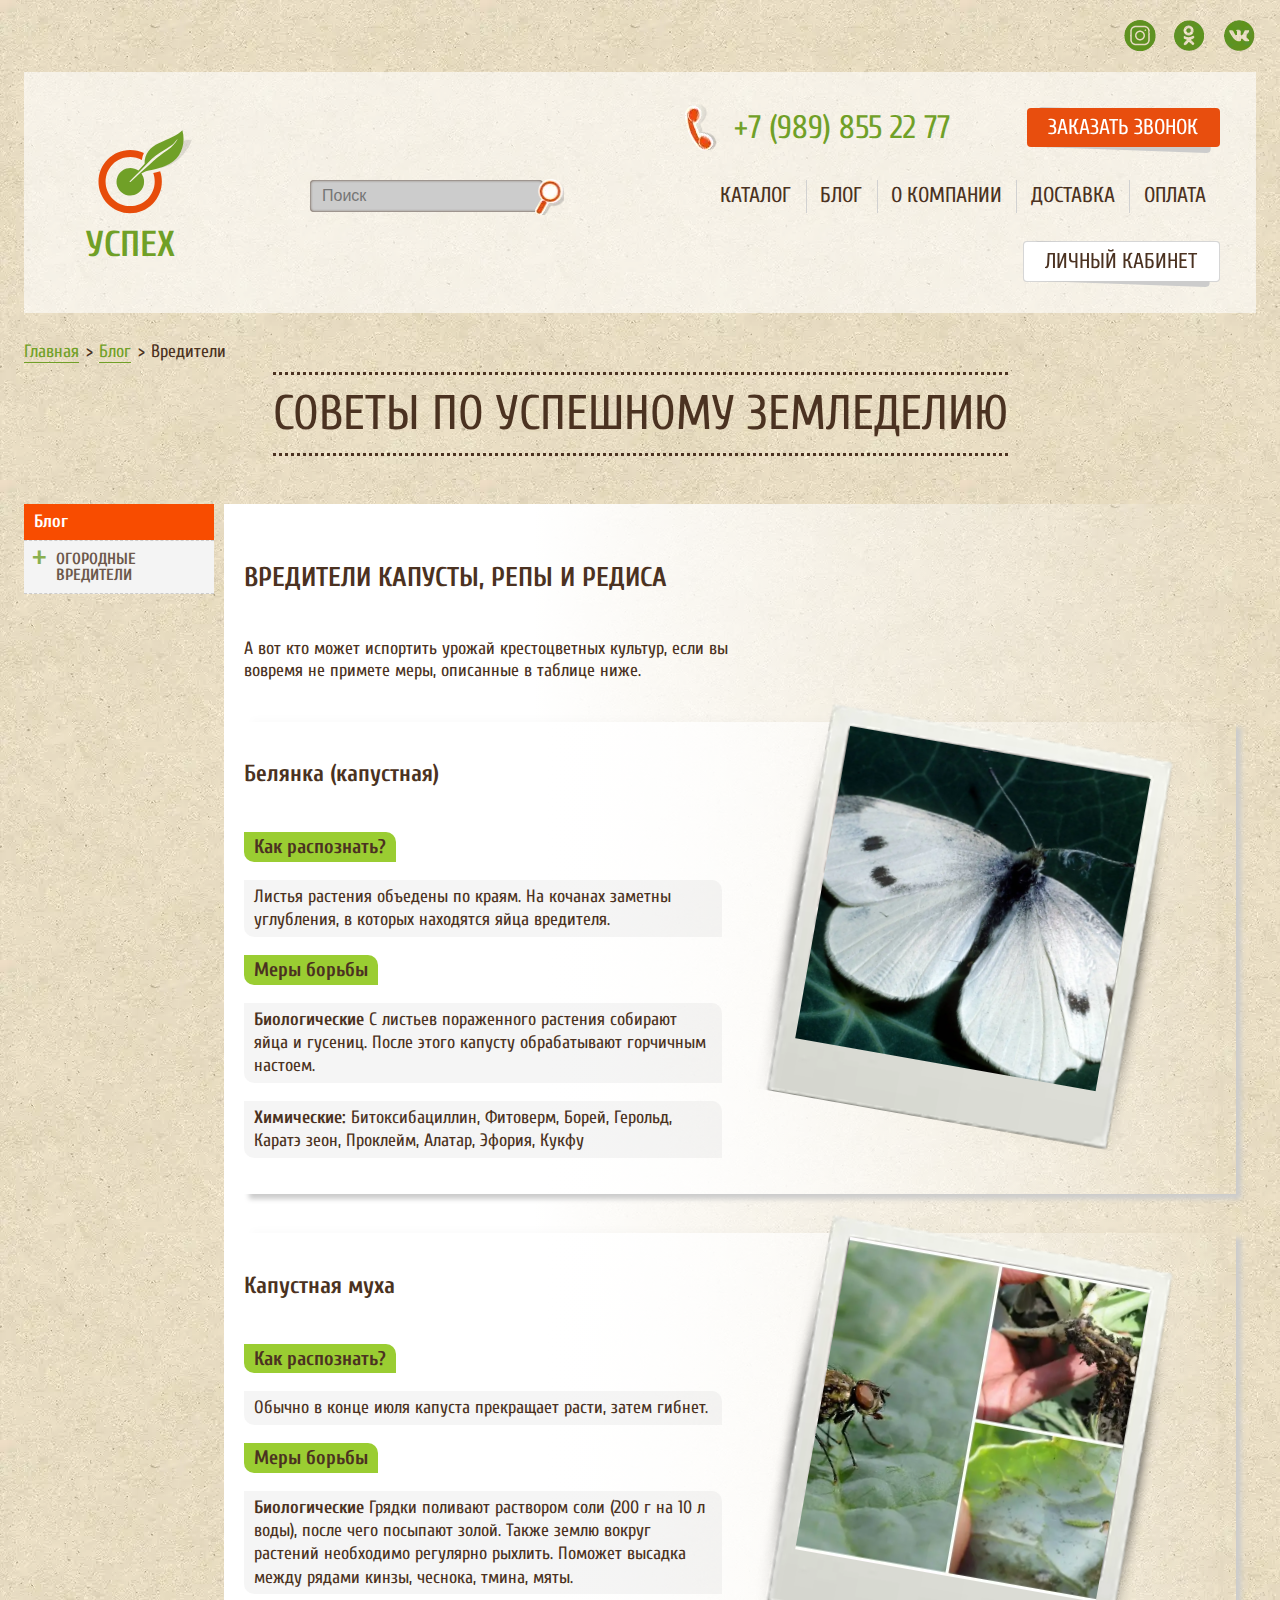
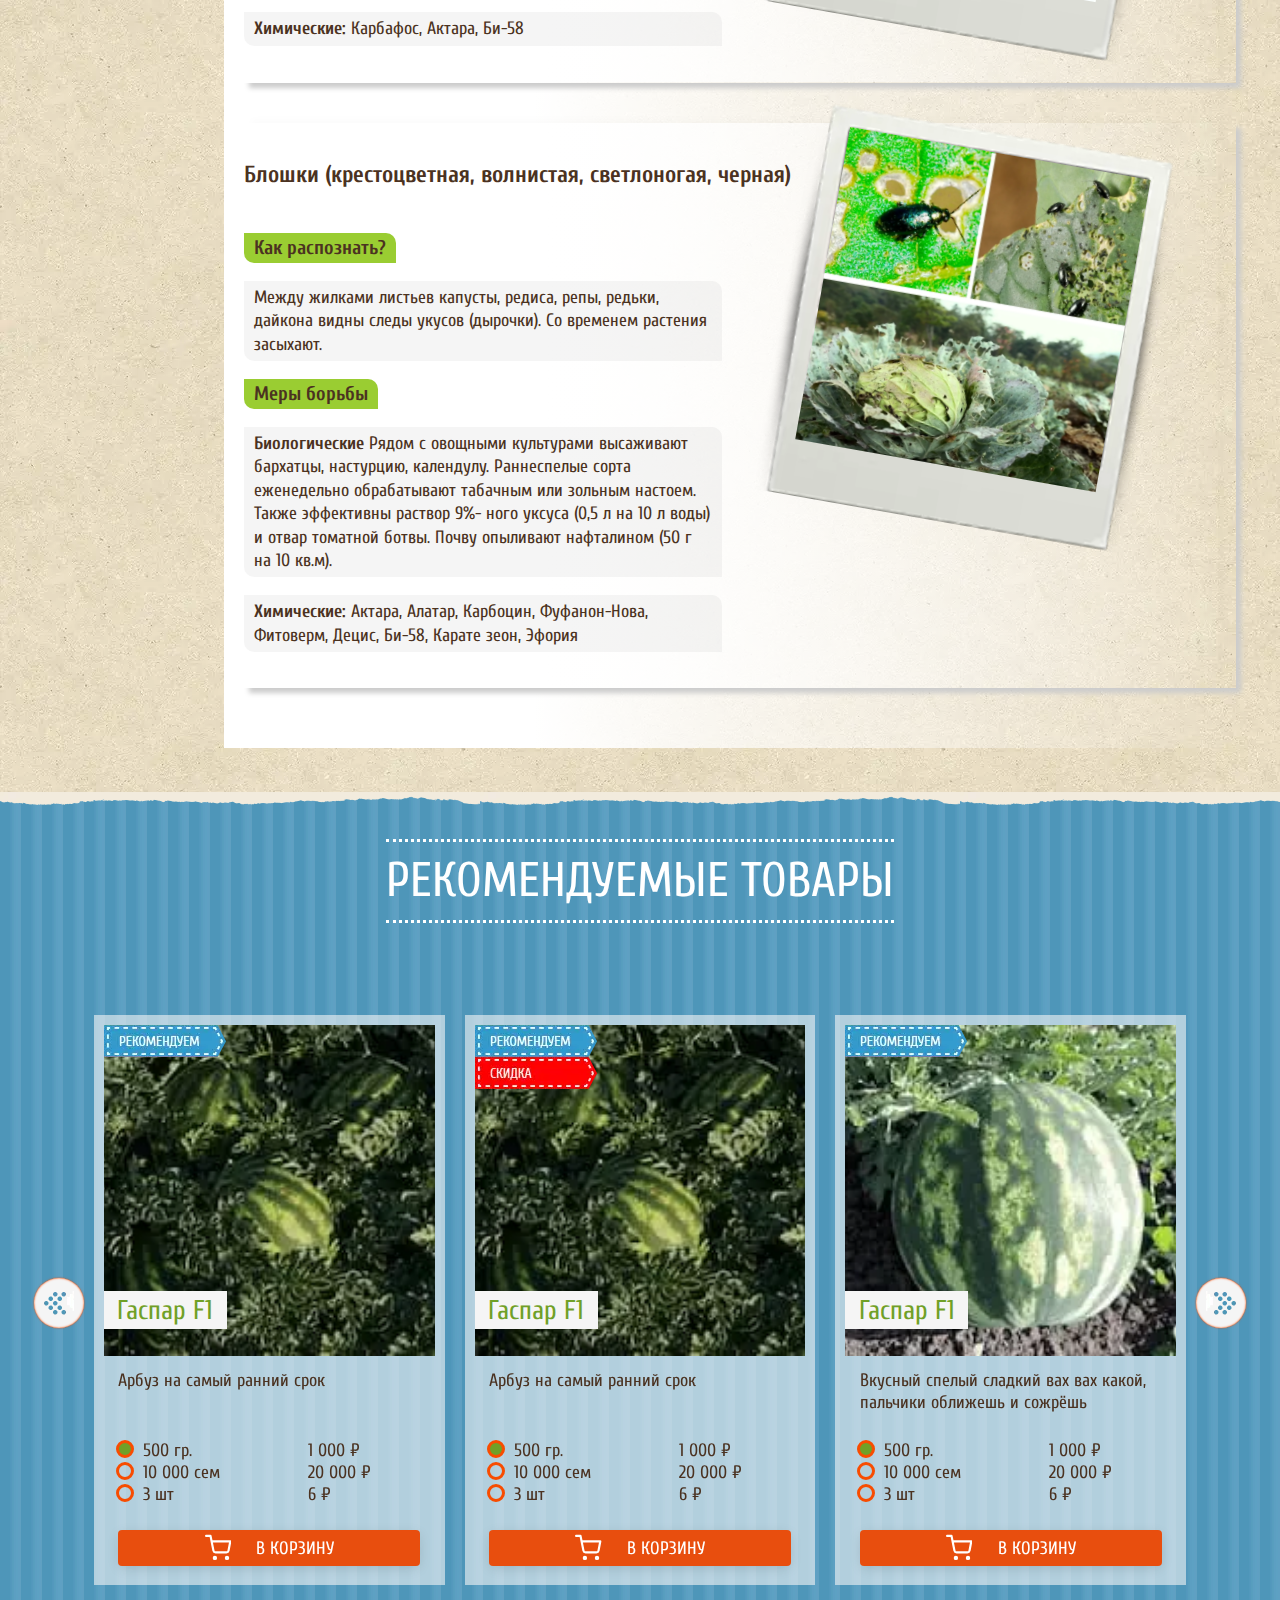
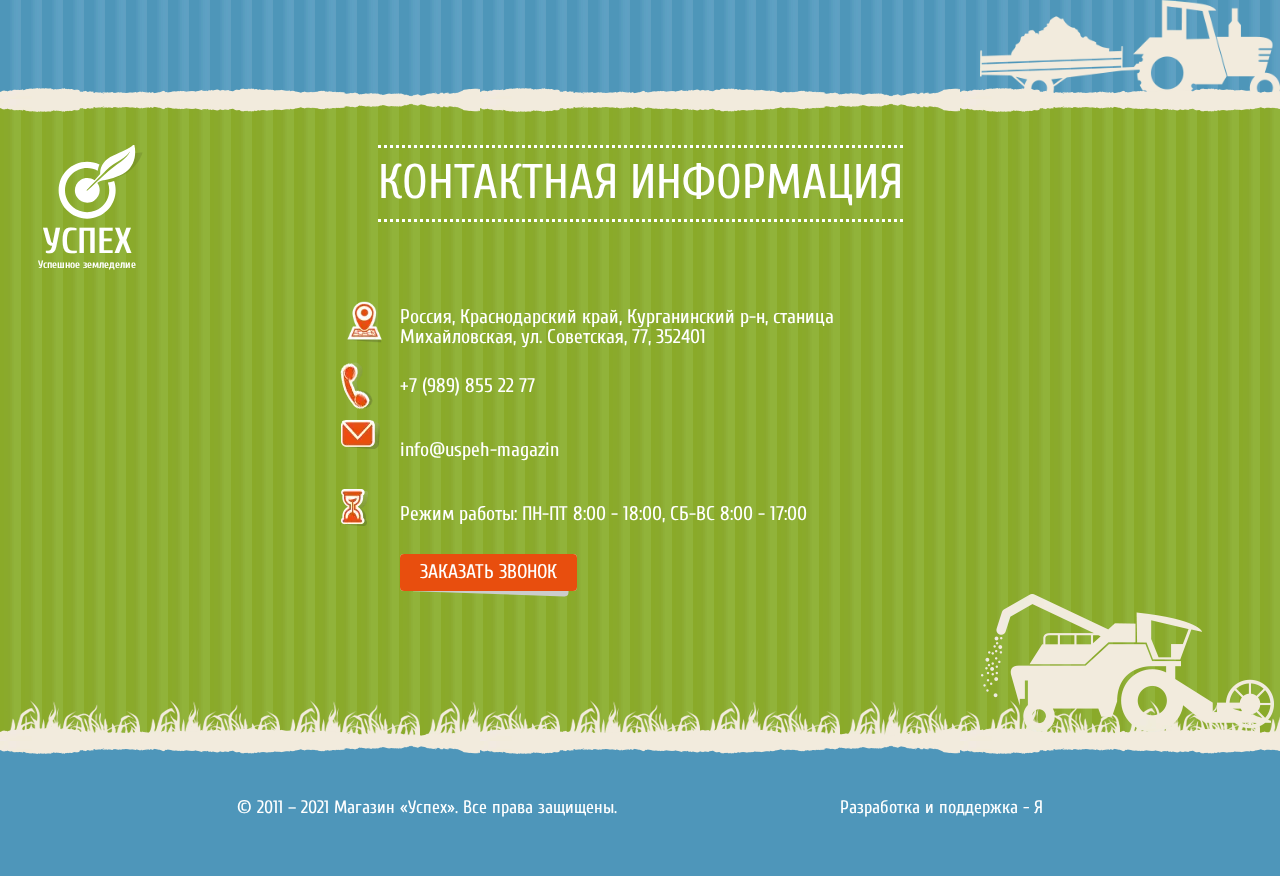
<file: blog/insect_pests/index.html>
<!doctype html>
<html lang="ru" class="blog-page">

<head>
    <title> Семена </title>



<meta name="author" content=Лагутин Виталий>

<meta charset="utf-8">
<meta name="viewport" content="width=device-width, initial-scale=1">
<meta name="color-scheme" content="light dark">

<!-- Fonts -->
<!-- Cuprum-medium -->
<link rel="preconnect" href="https://fonts.googleapis.com">
<link rel="preconnect" href="https://fonts.gstatic.com" crossorigin>
<link href="https://fonts.googleapis.com/css2?family=Cuprum&display=swap&subset=latin,latin-ext,cyrillic"
    rel="stylesheet">

<style data-target type="text/css">
    :root {
        color-scheme: light dark;
    }
</style>

<!-- BASE  -->
<base href="/">



<!-- normalize.css -->
<link rel="stylesheet" href="styles/normalize.css" type="text/css">
<link rel="stylesheet" href="styles/swiper_slider_bundle.css" type="text/css">

<!-- STYLESHEET -->
<link rel="stylesheet" href="styles/style.min.css" type="text/css">


<!-- SCRIPTS -->
<script src="scripts/swiper-bundle.js" defer></script>
<script src="scripts/main.min.js" type="module" defer></script>

</head>

<body class="blog-page__body">
    <div class="wrapper">













        <aside class="sidebar" id="sidebar" role="menu">

            <div class="sidebar__close">
                <button class="close" id="sidebar-close" aria-controls="sidebar"
                    aria-label="Свернуть панель навигации по каталогу" title="Свернуть панель навигации по каталогу">
                    <span class="close__icon"></span></button>
            </div>

            <div class="sidebar__container">

                <div class="sidebar__header">
                    <div class="sidebar__profile mobile_hidden">
                        <div class="profile">
                            <div class="profile__avatar">
                                <picture><source srcset="img/user_placeholder.webp" type="image/webp"><img src="img/user_placeholder.jpg" alt="ваш аватар"></picture>
                            </div>
                            <div class="profile__info user">
                                <span class="user__name">Лагутин Виталий</span>
                                <span class="user__status">успешный покупатель</span>
                                <button class="btn btn--white"><span>Зарегистрироваться</span></button>
                                <button class="btn btn--red"><span>войти</span></button>
                            </div>
                        </div>

                    </div>
                </div>

                <div class="sidebar__body">

                    <div class="sidebar__page-navigation mobile_hidden">

                        <nav class="navbar">
                            <ul class="navbar__list">
                                <li class="navbar__item">
    <a class="navbar__link" href=#catalog-category>КАТАЛОГ</a>
</li><li class="navbar__item">
    <a class="navbar__link" href=/blog/>Блог</a>
</li><li class="navbar__item">
    <a class="navbar__link" href=/about/>О компании</a>
</li><li class="navbar__item">
    <a class="navbar__link" href=/delivery/>ДОСТАВКА</a>
</li><li class="navbar__item">
    <a class="navbar__link" href=/payment/>ОПЛАТА</a>
</li>
                            </ul>
                        </nav>

                    </div>

                    <div class="sidebar__catalog mobile_hidden desctop_hidden">
                        <div class="search">
    <form>
        <input type="search" placeholder="Поиск" aria-label="Поиск">
        <button type="submit"></button>
    </form>
</div>
                        <h3 class="catalog__title">Каталог</h3>
                        <ul class="catalog--list">

                            <li>
                                <span> семена</span>
                                <ul>
                                    <li>
                                        <span>Капуста</span>
                                        <ul>
                                            <li><a href="#">белокачанная</a></li>
                                            <li><a href="#">краснокачанная</a></li>
                                            <li><a href="#">цветная</a></li>
                                            <li><a href="#">пекинская</a></li>
                                        </ul>
                                    </li>
                                    <li>
                                        <span>перец</span>
                                        <ul>
                                            <li><a href="#">острый</a></li>
                                            <li><a href="#">сладкий</a></li>
                                        </ul>
                                    </li>
                                    <li><a href="#">томаты</a></li>
                                    <li><a href="/catalog/seeds/watermelon/">арбуз</a></li>
                                    <li><a href="#">дыня</a></li>
                                    <li><a href="#">баклажаны</a></li>
                                    <li><a href="#">фасоль</a></li>
                                    <li><a href="#">кабачки</a></li>
                                    <li><a href="#">кукуруза</a></li>
                                    <li><a href="#">лук</a></li>
                                    <li><a href="#">Огурец</a></li>
                                    <li><a href="#">салат</a></li>
                                    <li><a href="#">зелень</a></li>
                                </ul>
                            </li>
                            <li><a href="#">УДОБРЕНИЯ</a></li>
                            <li><a href="#">Средства защиты</a></li>
                            <li>
                                <span>укрывной материал</span>
                                <ul>
                                    <li><a href="#">Агроспан</a></li>
                                    <li><a href="#">Мульчирующая пленка</a></li>
                                    <li><a href="#">тепличная пленка</a></li>
                                    <li><a href="#">сетка</a></li>
                                </ul>
                            </li>
                            <li>
                                <a href="#">Инструмент</a>
                            </li>

                        </ul>
                    </div>

                    <div class="sidebar__feedback mobile_hidden desctop_hidden">
                        <div class="phone-contact">
                            <div class="phone-contact__logo">
                                <picture><source srcset="icons/logo_1.webp" type="image/webp"><img src="icons/logo_1.png" alt="магазин УСПЕХ"></picture>
                            </div>

                            <div class="phone-contact__link">
                                <div>Магазин УСПЕХ</div>
                                <a class="phone phone--no-icon" href="tel:+79898552277">+7 (989) 855 22 77</a>
                            </div>
                        </div>

                        <button class="btn btn--red" id="feedback" aria-controls="" aria-labelledby="Заказать звонок">
    <span>Заказать звонок</span>
</button>
                        <div class="socials">
    <ul class="socials__list ">
        <li class="socials__item">
            <a href="https://instagram.com/magazin_uspeh_kurganinsk" class="socials__item--insta"></a>
        </li>
        <li class="socials__item">
            <a href="https://ok.ru/" class="socials__item--ok"></a>
        </li>
        <li class="socials__item">
            <a href="https://vk.com/" class="socials__item--vk"></a>
        </li>
    </ul>
</div>
                        <a class="phone phone--no-text phone--icon-pulse" href="tel:+79898552277">+7 (989) 855 22 77</a>
                    </div>

                    <div class="sidebar__cart mobile_hidden desctop_hidden">

                        раздел в разработке

                    </div>

                </div>

            </div>

            <div class="sidebar__footer">
                <nav class="sidebar-nav">
                    <div class="sidebar-nav__container __container">
                        <ul class="sidebar-nav__list">

                            <li class="sidebar-nav__item">
                                <button data-target="sidebar__page-navigation">
                                    <span>главная</span>
                                </button>
                            </li>

                            <li class="sidebar-nav__item __desktop-none">
                                <button data-target="sidebar__catalog">
                                    <span>каталог</span>
                                </button>
                            </li>

                            <li class="sidebar-nav__item">
                                <button data-target="sidebar__feedback">
                                    <span>позвонить</span>
                                </button>
                            </li>

                            <li class="sidebar-nav__item">
                                <button data-target="sidebar__cart">
                                    <span>корзина</span>
                                </button>
                            </li>

                            <li class="sidebar-nav__item __desktop-none">
                                <button data-target="sidebar__profile">
                                    <span>профиль</span>
                                </button>
                            </li>

                        </ul>
                    </div>
                </nav>
            </div>

        </aside>


















        <section class="hero">

            <header class="header">
                <div class="__container">

                    <div class="header__head header-head">
    <ul class="header-head__widgets widgets">
        <li class="widgets__item widgets__item--right">
            <div class="socials">
    <ul class="socials__list ">
        <li class="socials__item">
            <a href="https://instagram.com/magazin_uspeh_kurganinsk" class="socials__item--insta"></a>
        </li>
        <li class="socials__item">
            <a href="https://ok.ru/" class="socials__item--ok"></a>
        </li>
        <li class="socials__item">
            <a href="https://vk.com/" class="socials__item--vk"></a>
        </li>
    </ul>
</div></li>
    </ul>
</div>

                    <div class="header__body header-body">

                        <div class="header-body__logo logo--no-text">
                            <a href="/" class="logo__link" aria-label="Ссылка на главную страницу" title="Вернуться на главную страницу">
    <svg class="logo__icon" version="1.1" xmlns="http://www.w3.org/2000/svg" xmlns:xlink="http://www.w3.org/1999/xlink"
        viewBox="-50 100 1050 654" xml:space="preserve">
        <path class="shadow" d="M874.84,169.63c-2.53,62.96-31.32,119.91-80.68,155.34c-41.13,29.42-84.79,40.81-124.34,55.05
			c46.19-6.01,94.6-16.14,137.31-45.88c62.33-42.71,114.21-108.83,130.98-170.85C921.03,161.72,892.87,167.73,874.84,169.63
			L874.84,169.63z" />
        <path class="leaf" d="M511.32,449.31l43.34-40.5l18.98-17.4c25.31-23.73,51.25-46.82,76.56-70.24
			c33.54-30.69,70.87-55.05,107.25-81.63c31.95-23.41,56.95-47.77,75.3-82.89c1.27-2.53-6.33,5.06-6.96,6.01
			c-6.01,8.23-12.02,15.82-19.3,23.41c-15.5,15.5-34.49,28.16-53.15,39.55c-40.5,25.31-81.31,49.04-116.11,82.26
			c-24.36,23.41-48.72,49.67-72.77,74.03l-18.03,18.35l-41.76,42.08l-31.64,31.95l-1.27,6.01l6.64-0.63L511.32,449.31z
			M538.21,393.94l46.51-52.2c-2.85-72.13,43.03-124.97,105.99-153.13c81.94-36.7,140.79-58.53,177.17-96.81
			c24.04,89.85-1.58,184.77-69.92,233.17c-65.49,46.82-147.75,61.06-189.51,69.29c-19.62,3.8-34.49,11.71-48.09,21.51
			c1.27,1.9,2.53,3.48,3.8,5.38c31.32,48.09,17.4,112-30.37,143.32c-48.09,31.01-112,17.4-143.32-30.69
			c-31.01-47.77-17.4-112,30.69-143C457.85,366.73,504.67,369.26,538.21,393.94L538.21,393.94z" />
        <path class="circle" d="M476.2,238.6c36.7,0,71.82,8.23,102.82,23.41c-7.28,16.14-12.34,33.54-15.19,51.89
			c-25.94-13.92-56-22.15-87.64-22.15c-50.94,0-97.13,20.56-130.35,54.1c-33.54,33.22-54.1,79.41-54.1,130.35
			s20.56,96.81,54.1,130.35c33.22,33.22,79.41,53.78,130.35,53.78c50.94,0,96.81-20.56,130.35-53.78
			c33.22-33.54,53.78-79.41,53.78-130.35c0-22.15-3.8-43.66-11.07-63.28c16.14-3.48,33.54-7.91,51.89-13.29
			c8.23,24.04,12.66,49.67,12.66,76.56c0,65.49-26.58,124.97-69.6,168c-43.03,43.03-102.51,69.6-168,69.6
			c-65.81,0-124.97-26.58-168-69.6c-43.03-43.03-69.6-102.51-69.6-168c0-65.81,26.58-124.97,69.6-168S410.39,238.6,476.2,238.6
			L476.2,238.6z" />
    </svg>
    <span class="logo__title">Успех</span>
    <span class="logo__text">Успешное земледелие</span>
</a>
                        </div>

                        <div class="header-body__tools">

                            <div class="widget phone  grid__item grid__item--1">
                                <a class="phone__link" href="tel:+79898552277">+7 (989) 855 22 77</a>
                            </div>

                            <div class="widget feedback  grid__item grid__item--2">
                                <button class="btn btn--red" id="feedback" aria-controls="" aria-labelledby="Заказать звонок">
    <span>Заказать звонок</span>
</button>
                            </div>

                            <div class="widget search grid__item grid__item--3">
                                <div class="search">
    <form>
        <input type="search" placeholder="Поиск" aria-label="Поиск">
        <button type="submit"></button>
    </form>
</div>
                            </div>

                            <nav class="navbar grid__item grid__item--navbar">
                                <ul class="navbar__list">
                                    <li class="navbar__item">
    <a class="navbar__link" href=#catalog-category>КАТАЛОГ</a>
</li><li class="navbar__item">
    <a class="navbar__link" href=/blog/>Блог</a>
</li><li class="navbar__item">
    <a class="navbar__link" href=/about/>О компании</a>
</li><li class="navbar__item">
    <a class="navbar__link" href=/delivery/>ДОСТАВКА</a>
</li><li class="navbar__item">
    <a class="navbar__link" href=/payment/>ОПЛАТА</a>
</li>

                                </ul>

                            </nav>

                            <div class="header-body__lk lk  grid__item grid__item--5">
                                <button class="btn btn--white btn--no-icon" id="burger-sidebar" aria-controls="sidebar"
    aria-label="Открыть панель навигации по каталогу" data-target="sidebar__feedback">

    <span>Личный кабинет</span>

</button>
                            </div>



                        </div>

                    </div>

                    <div class="header__footer header-footer">

                        <ul class="header-footer__widgets widgets">
                            <li class="widgets__item widgets__item--left">
                                <nav class="breadcrumbs" aria-label="breadcrumbs">
                                    <ol class="breadcrumbs__list">

                                        
<li>
    <a href=/ >Главная</a>
</li>

<li>
    <a href=/blog/ >Блог</a>
</li>

<li>
    <a href=/blog/ aria-current="location" >Вредители</a>
</li>


                                    </ol>
                                </nav>
                            </li>



                        </ul>


                    </div>

                </div>

            </header>

            <div class="hero__logo">
                <div class="logo logo--no-text">
                    <a href="/" class="logo__link" aria-label="Ссылка на главную страницу" title="Вернуться на главную страницу">
    <svg class="logo__icon" version="1.1" xmlns="http://www.w3.org/2000/svg" xmlns:xlink="http://www.w3.org/1999/xlink"
        viewBox="-50 100 1050 654" xml:space="preserve">
        <path class="shadow" d="M874.84,169.63c-2.53,62.96-31.32,119.91-80.68,155.34c-41.13,29.42-84.79,40.81-124.34,55.05
			c46.19-6.01,94.6-16.14,137.31-45.88c62.33-42.71,114.21-108.83,130.98-170.85C921.03,161.72,892.87,167.73,874.84,169.63
			L874.84,169.63z" />
        <path class="leaf" d="M511.32,449.31l43.34-40.5l18.98-17.4c25.31-23.73,51.25-46.82,76.56-70.24
			c33.54-30.69,70.87-55.05,107.25-81.63c31.95-23.41,56.95-47.77,75.3-82.89c1.27-2.53-6.33,5.06-6.96,6.01
			c-6.01,8.23-12.02,15.82-19.3,23.41c-15.5,15.5-34.49,28.16-53.15,39.55c-40.5,25.31-81.31,49.04-116.11,82.26
			c-24.36,23.41-48.72,49.67-72.77,74.03l-18.03,18.35l-41.76,42.08l-31.64,31.95l-1.27,6.01l6.64-0.63L511.32,449.31z
			M538.21,393.94l46.51-52.2c-2.85-72.13,43.03-124.97,105.99-153.13c81.94-36.7,140.79-58.53,177.17-96.81
			c24.04,89.85-1.58,184.77-69.92,233.17c-65.49,46.82-147.75,61.06-189.51,69.29c-19.62,3.8-34.49,11.71-48.09,21.51
			c1.27,1.9,2.53,3.48,3.8,5.38c31.32,48.09,17.4,112-30.37,143.32c-48.09,31.01-112,17.4-143.32-30.69
			c-31.01-47.77-17.4-112,30.69-143C457.85,366.73,504.67,369.26,538.21,393.94L538.21,393.94z" />
        <path class="circle" d="M476.2,238.6c36.7,0,71.82,8.23,102.82,23.41c-7.28,16.14-12.34,33.54-15.19,51.89
			c-25.94-13.92-56-22.15-87.64-22.15c-50.94,0-97.13,20.56-130.35,54.1c-33.54,33.22-54.1,79.41-54.1,130.35
			s20.56,96.81,54.1,130.35c33.22,33.22,79.41,53.78,130.35,53.78c50.94,0,96.81-20.56,130.35-53.78
			c33.22-33.54,53.78-79.41,53.78-130.35c0-22.15-3.8-43.66-11.07-63.28c16.14-3.48,33.54-7.91,51.89-13.29
			c8.23,24.04,12.66,49.67,12.66,76.56c0,65.49-26.58,124.97-69.6,168c-43.03,43.03-102.51,69.6-168,69.6
			c-65.81,0-124.97-26.58-168-69.6c-43.03-43.03-69.6-102.51-69.6-168c0-65.81,26.58-124.97,69.6-168S410.39,238.6,476.2,238.6
			L476.2,238.6z" />
    </svg>
    <span class="logo__title">Успех</span>
    <span class="logo__text">Успешное земледелие</span>
</a>
                </div>

            </div>

        </section>













        <main>

            <section class="section">

                <div class="__container">
                    <h1 class="section__title">Советы по успешному земледелию</h1>

                </div>


                <div class="section__container blog__container __container">


                    <div class="section__left-column blog">
                        <h3 class="blog__title">Блог</h3>
                        <ul class="blog--list">

                            <li>
                                <span>Огородные вредители</span>
                                <ul>
                                    <li>
                                        <span>Вредители капусты, репы и редиса</span>

                                        <ul>
                                            <li><a href="#">Белянка (капустная)</a></li>
                                            <li><a href="#">Капустная муха</a></li>
                                            <li><a href="#">Блошки (крестоцветная, волнистая, светлоногая, черная)</a>
                                            </li>
                                        </ul>
                                    </li>
                                    <li>
                                        <span>Вредители томатов, перца, баклажанов, картофеля.</span>
                                        <ul>
                                            <li><a href="#">Нематода картофельная (золотистая, бледная)</a></li>
                                            <li><a href="#">Картофельная моль</a></li>
                                        </ul>
                                    </li>
                                    <li>
                                        <span>Огородные вредители-полифаги</span>
                                        <ul>
                                            <li><a href="#">Тля</a></li>
                                            <li><a href="#">Галловая нематода</a></li>
                                            <li><a href="#">Голые слизни</a></li>
                                            <li><a href="#">Проволочник - Жук-щелкун и его личинка</a></li>
                                            <li><a href="#">Калифорнийский или западный цветочный, трипс</a></li>
                                            <li><a href="#">Клоп-солдатик</a></li>
                                            <li><a href="#">Колорадский жук</a></li>
                                            <li><a href="#">Кравчик-головач (целинник, голован, стригун).</a></li>
                                            <li><a href="#">Медведка (Капустянка)</a></li>
                                            <li><a href="#">Томатный листовой минер</a></li>
                                            <li><a href="#">Паутинный клещ</a></li>
                                            <li><a href="#">Подгрызающие совки (озимая,восклицательная)</a></li>
                                            <li><a href="#">Табачная или хлопковая белокрылка</a></li>
                                        </ul>
                                    </li>


                                </ul>
                    </div>



                    <div class="section__content article article--page">

                        <div class="article__body">


                            <h2 class="article__title">Вредители капусты, репы и редиса</h2>

                            <p class="article__subtitle">
                                А вот кто может испортить урожай
                                крестоцветных культур, если вы вовремя не примете меры, описанные в
                                таблице ниже.
                            </p>


                            <ul>
                                <li id="Белянка (капустная)">

                                    <div class="article__container">
                                        <a class="article__link article__link--img" title="перейти к статье">
                                            <div class="article__img">
                                                <picture><source srcset="img/blog/insect/pierid_butterfly.webp" type="image/webp"><img src="img/blog/insect/pierid_butterfly.jpg"
                                                    alt="Белянка (капустная)"></picture>
                                            </div>

                                        </a>
                                        <div class="article__info">

                                            <h3>Белянка (капустная)</h3>

                                            <span>Как распознать?</span>
                                            <p>
                                                Листья растения объедены по краям.
                                                На кочанах заметны углубления, в
                                                которых находятся яйца вредителя.
                                            </p>


                                            <span>Меры борьбы</span>

                                            <p>
                                                <b>Биологические</b>
                                                С листьев пораженного растения собирают
                                                яйца и гусениц. После этого капусту
                                                обрабатывают горчичным настоем.
                                            </p>
                                            <p>
                                                <b>Химические:</b>
                                                Битоксибациллин, Фитоверм, Борей,
                                                Герольд, Каратэ зеон, Проклейм, Алатар,
                                                Эфория, Кукфу
                                            </p>

                                        </div>
                                    </div>



                                </li>

                                <li id="Капустная муха">

                                    <div class="article__container">
                                        <a class="article__link article__link--img" title="перейти к статье">
                                            <div class="article__img">
                                                <picture><source srcset="img/blog/insect/cabbage_fly.webp" type="image/webp"><img src="img/blog/insect/cabbage_fly.jpg" alt="Капустная муха"></picture>
                                            </div>

                                        </a>
                                        <div class="article__info">

                                            <h3>Капустная муха</h3>

                                            <span>Как распознать?</span>
                                            <p>
                                                Обычно в конце июля капуста прекращает расти, затем гибнет.
                                            </p>


                                            <span>Меры борьбы</span>

                                            <p>
                                                <b>Биологические</b>
                                                Грядки поливают раствором соли (200 г на
                                                10 л воды), после чего посыпают золой.
                                                Также землю вокруг растений необходимо
                                                регулярно рыхлить. Поможет высадка
                                                между рядами кинзы, чеснока, тмина,
                                                мяты.
                                            </p>
                                            <p>
                                                <b>Химические:</b>
                                                Карбафос, Актара, Би-58
                                            </p>

                                        </div>
                                    </div>



                                </li>


                                <li id="Блошки (крестоцветная, волнистая, светлоногая, черная)">

                                    <div class="article__container">
                                        <a class="article__link article__link--img" title="перейти к статье">
                                            <div class="article__img">
                                                <picture><source srcset="img/blog/insect/flea.webp" type="image/webp"><img src="img/blog/insect/flea.jpeg"
                                                    alt="Блошки (крестоцветная, волнистая, светлоногая, черная)"></picture>
                                            </div>

                                        </a>
                                        <div class="article__info">

                                            <h3>Блошки (крестоцветная, волнистая,
                                                светлоногая, черная)</h3>

                                            <span>Как распознать?</span>
                                            <p>
                                                Между жилками листьев капусты,
                                                редиса, репы, редьки, дайкона видны
                                                следы укусов (дырочки). Со
                                                временем растения засыхают.
                                            </p>


                                            <span>Меры борьбы</span>

                                            <p>
                                                <b>Биологические</b>
                                                Рядом с овощными культурами
                                                высаживают бархатцы, настурцию,
                                                календулу. Раннеспелые сорта еженедельно
                                                обрабатывают табачным или зольным
                                                настоем. Также эффективны раствор 9%-
                                                ного уксуса (0,5 л на 10 л воды) и отвар
                                                томатной ботвы. Почву опыливают
                                                нафталином (50 г на 10 кв.м).
                                            </p>
                                            <p>
                                                <b>Химические:</b>
                                                Актара, Алатар, Карбоцин, Фуфанон-Нова,
                                                Фитоверм, Децис, Би-58, Карате зеон,
                                                Эфория
                                            </p>

                                        </div>
                                    </div>



                                </li>
                            </ul>




                        </div>













                    </div>


            </section>

            <section class="section recomended section--separate section--blue">
    <div class="section__container __container">
        <h2 class="section__title">Рекомендуемые товары</h2>
    </div>
    <div class="section__container __container">
        <div class="recomended__slider">
            <div class="recomended__slider-container swiper-container">

                <div class="swiper-wrapper">

                    <div class="swiper-slide">
                        <li class="goods__item" aria-haspopup="true">
    <a href="/catalog/seeds/watermelon/gaspar-f1/" class="goods__link">
        <div class="goods__badge badge">
            <span class="badge__recommendation" onclick="this.hidden = 'true'"></span>
            
            
        </div>
        <picture>
            <source media="(min-width: 2559px)" srcset="img/catalog/seeds/watermelon/gaspar-f1_3.h352.webp 1x, img/catalog/seeds/watermelon/gaspar-f1_3@2x.webp 2x"
                type="image/webp">
            <source media="(min-width: 2559px)" srcset="img/catalog/seeds/watermelon/gaspar-f1_3.h352.jpg 1x, img/catalog/seeds/watermelon/gaspar-f1_3@2x.jpg 2x"
                type="image/jpg">

            <source srcset="img/catalog/seeds/watermelon/gaspar-f1_3.h245.webp 1x,img/catalog/seeds/watermelon/gaspar-f1_3.h352.webp 2x" type="image/webp">
            <source srcset="img/catalog/seeds/watermelon/gaspar-f1_3.h245.jpg 1x,img/catalog/seeds/watermelon/gaspar-f1_3.h352.jpg 2x" type="image/jpg">

            <img src="img/catalog/seeds/watermelon/gaspar-f1_3.h245.jpg" alt="Гаспар F1">
        </picture>

        <span class="goods__name">Гаспар F1</span>


    </a>
    <div class="goods__info">

        <span class="goods__description">Арбуз на самый ранний срок</span>

    </div>
    <div class="goods__tools">

        <form class="choice-stack">
            <table>
                <tbody>
                    <tr>

                        <td class="choice-stack__input">

                            <input type="radio" id="stack-1" name="stack" value="1000" checked />

                            <label for="stack-1">
                                <span class="stack-count">500</span>
                                <span class="stack__var">гр.</span>
                            </label>

                        </td>

                        <td class="choice-stack__price">

                            <span class="price">1 000 </span>
                            <span class="currency">&#x20bd;</span>

                        </td>

                    </tr>

                    <tr>

                        <td class="choice-stack__input">

                            <input type="radio" id="stack-2" name="stack" value="20000" />

                            <label for="stack-2">

                                <span class="stack-count">10 000</span>
                                <span class="stack__var">сем</span>

                            </label>
                        </td>

                        <td class="choice-stack__price">
                            <span class="price">20 000 </span>
                            <span class="currency">&#x20bd;</span>
                        </td>

                    </tr>

                    <tr>

                        <td class="choice-stack__input">

                            <input type="radio" id="stack-3" name="stack" value="20000" />

                            <label for="stack-3">

                                <span class="stack-count">3</span>
                                <span class="stack__var">шт</span>

                            </label>
                        </td>

                        <td class="choice-stack__price">
                            <span class="price">6 </span>
                            <span class="currency">&#x20bd;</span>
                        </td>

                    </tr>
                </tbody>

            </table>
        </form>

    </div>
    <div class="goods__action">

        <button class="btn btn--cart btn--fluid goods__to-cart" onclick="this.classList.toggle('added')">
            <i class="btn__icon">
                <svg class="goods-1" width="24" height="24" viewBox="0 0 24 24" xmlns="http://www.w3.org/2000/svg">
                    <rect width="24" height="24" rx="2" />
                </svg>
                <svg class="goods-2" width="24" height="24" viewBox="0 0 24 24" xmlns="http://www.w3.org/2000/svg">
                    <rect width="24" height="24" rx="2" />
                </svg>
                <svg class="cart-icon" xmlns="http://www.w3.org/2000/svg" viewBox="0 0 24 24">
                    <circle cx="9" cy="21" r="1"></circle>
                    <circle cx="20" cy="21" r="1"></circle>
                    <path d="M1 1h4l2.68 13.39a2 2 0 0 0 2 1.61h9.72a2 2 0 0 0 2-1.61L23 6H6"></path>
                </svg>
                <svg class="tick" xmlns="http://www.w3.org/2000/svg" viewBox="0 0 24 24">
                    <path fill="none" d="M0 0h24v24H0V0z" />
                    <path fill="#ffffff"
                        d="M12 2C6.48 2 2 6.48 2 12s4.48 10 10 10 10-4.48 10-10S17.52 2 12 2zM9.29 16.29L5.7 12.7c-.39-.39-.39-1.02 0-1.41.39-.39 1.02-.39 1.41 0L10 14.17l6.88-6.88c.39-.39 1.02-.39 1.41 0 .39.39.39 1.02 0 1.41l-7.59 7.59c-.38.39-1.02.39-1.41 0z" />
                </svg>
            </i>
            <span class="add-to-cart">в корзину</span>
            <span class="added-to-cart">добавлено</span>
        </button>

    </div>

</li>
                    </div>
                    <div class="swiper-slide">
                        <li class="goods__item" aria-haspopup="true">
    <a href="/catalog/seeds/watermelon/gaspar-f1/" class="goods__link">
        <div class="goods__badge badge">
            <span class="badge__recommendation" onclick="this.hidden = 'true'"></span>
            
            <span class="badge__discount" onclick="this.hidden = 'true'"></span>
        </div>
        <picture>
            <source media="(min-width: 2559px)" srcset="img/catalog/seeds/watermelon/gaspar-f1_3.h352.webp 1x, img/catalog/seeds/watermelon/gaspar-f1_3@2x.webp 2x"
                type="image/webp">
            <source media="(min-width: 2559px)" srcset="img/catalog/seeds/watermelon/gaspar-f1_3.h352.jpg 1x, img/catalog/seeds/watermelon/gaspar-f1_3@2x.jpg 2x"
                type="image/jpg">

            <source srcset="img/catalog/seeds/watermelon/gaspar-f1_3.h245.webp 1x,img/catalog/seeds/watermelon/gaspar-f1_3.h352.webp 2x" type="image/webp">
            <source srcset="img/catalog/seeds/watermelon/gaspar-f1_3.h245.jpg 1x,img/catalog/seeds/watermelon/gaspar-f1_3.h352.jpg 2x" type="image/jpg">

            <img src="img/catalog/seeds/watermelon/gaspar-f1_3.h245.jpg" alt="Гаспар F1">
        </picture>

        <span class="goods__name">Гаспар F1</span>


    </a>
    <div class="goods__info">

        <span class="goods__description">Арбуз на самый ранний срок</span>

    </div>
    <div class="goods__tools">

        <form class="choice-stack">
            <table>
                <tbody>
                    <tr>

                        <td class="choice-stack__input">

                            <input type="radio" id="stack-1" name="stack" value="1000" checked />

                            <label for="stack-1">
                                <span class="stack-count">500</span>
                                <span class="stack__var">гр.</span>
                            </label>

                        </td>

                        <td class="choice-stack__price">

                            <span class="price">1 000 </span>
                            <span class="currency">&#x20bd;</span>

                        </td>

                    </tr>

                    <tr>

                        <td class="choice-stack__input">

                            <input type="radio" id="stack-2" name="stack" value="20000" />

                            <label for="stack-2">

                                <span class="stack-count">10 000</span>
                                <span class="stack__var">сем</span>

                            </label>
                        </td>

                        <td class="choice-stack__price">
                            <span class="price">20 000 </span>
                            <span class="currency">&#x20bd;</span>
                        </td>

                    </tr>

                    <tr>

                        <td class="choice-stack__input">

                            <input type="radio" id="stack-3" name="stack" value="20000" />

                            <label for="stack-3">

                                <span class="stack-count">3</span>
                                <span class="stack__var">шт</span>

                            </label>
                        </td>

                        <td class="choice-stack__price">
                            <span class="price">6 </span>
                            <span class="currency">&#x20bd;</span>
                        </td>

                    </tr>
                </tbody>

            </table>
        </form>

    </div>
    <div class="goods__action">

        <button class="btn btn--cart btn--fluid goods__to-cart" onclick="this.classList.toggle('added')">
            <i class="btn__icon">
                <svg class="goods-1" width="24" height="24" viewBox="0 0 24 24" xmlns="http://www.w3.org/2000/svg">
                    <rect width="24" height="24" rx="2" />
                </svg>
                <svg class="goods-2" width="24" height="24" viewBox="0 0 24 24" xmlns="http://www.w3.org/2000/svg">
                    <rect width="24" height="24" rx="2" />
                </svg>
                <svg class="cart-icon" xmlns="http://www.w3.org/2000/svg" viewBox="0 0 24 24">
                    <circle cx="9" cy="21" r="1"></circle>
                    <circle cx="20" cy="21" r="1"></circle>
                    <path d="M1 1h4l2.68 13.39a2 2 0 0 0 2 1.61h9.72a2 2 0 0 0 2-1.61L23 6H6"></path>
                </svg>
                <svg class="tick" xmlns="http://www.w3.org/2000/svg" viewBox="0 0 24 24">
                    <path fill="none" d="M0 0h24v24H0V0z" />
                    <path fill="#ffffff"
                        d="M12 2C6.48 2 2 6.48 2 12s4.48 10 10 10 10-4.48 10-10S17.52 2 12 2zM9.29 16.29L5.7 12.7c-.39-.39-.39-1.02 0-1.41.39-.39 1.02-.39 1.41 0L10 14.17l6.88-6.88c.39-.39 1.02-.39 1.41 0 .39.39.39 1.02 0 1.41l-7.59 7.59c-.38.39-1.02.39-1.41 0z" />
                </svg>
            </i>
            <span class="add-to-cart">в корзину</span>
            <span class="added-to-cart">добавлено</span>
        </button>

    </div>

</li>
                    </div>
                    <div class="swiper-slide">
                        <li class="goods__item" aria-haspopup="true">
    <a href="/catalog/seeds/watermelon/gaspar-f1/" class="goods__link">
        <div class="goods__badge badge">
            <span class="badge__recommendation" onclick="this.hidden = 'true'"></span>
            
            
        </div>
        <picture>
            <source media="(min-width: 2559px)" srcset="img/catalog/seeds/watermelon/gaspar-f1_2.h352.webp 1x, img/catalog/seeds/watermelon/gaspar-f1_2@2x.webp 2x"
                type="image/webp">
            <source media="(min-width: 2559px)" srcset="img/catalog/seeds/watermelon/gaspar-f1_2.h352.jpg 1x, img/catalog/seeds/watermelon/gaspar-f1_2@2x.jpg 2x"
                type="image/jpg">

            <source srcset="img/catalog/seeds/watermelon/gaspar-f1_2.h245.webp 1x,img/catalog/seeds/watermelon/gaspar-f1_2.h352.webp 2x" type="image/webp">
            <source srcset="img/catalog/seeds/watermelon/gaspar-f1_2.h245.jpg 1x,img/catalog/seeds/watermelon/gaspar-f1_2.h352.jpg 2x" type="image/jpg">

            <img src="img/catalog/seeds/watermelon/gaspar-f1_2.h245.jpg" alt="Гаспар F1">
        </picture>

        <span class="goods__name">Гаспар F1</span>


    </a>
    <div class="goods__info">

        <span class="goods__description">Вкусный спелый сладкий вах вах какой, пальчики оближешь и сожрёшь</span>

    </div>
    <div class="goods__tools">

        <form class="choice-stack">
            <table>
                <tbody>
                    <tr>

                        <td class="choice-stack__input">

                            <input type="radio" id="stack-1" name="stack" value="1000" checked />

                            <label for="stack-1">
                                <span class="stack-count">500</span>
                                <span class="stack__var">гр.</span>
                            </label>

                        </td>

                        <td class="choice-stack__price">

                            <span class="price">1 000 </span>
                            <span class="currency">&#x20bd;</span>

                        </td>

                    </tr>

                    <tr>

                        <td class="choice-stack__input">

                            <input type="radio" id="stack-2" name="stack" value="20000" />

                            <label for="stack-2">

                                <span class="stack-count">10 000</span>
                                <span class="stack__var">сем</span>

                            </label>
                        </td>

                        <td class="choice-stack__price">
                            <span class="price">20 000 </span>
                            <span class="currency">&#x20bd;</span>
                        </td>

                    </tr>

                    <tr>

                        <td class="choice-stack__input">

                            <input type="radio" id="stack-3" name="stack" value="20000" />

                            <label for="stack-3">

                                <span class="stack-count">3</span>
                                <span class="stack__var">шт</span>

                            </label>
                        </td>

                        <td class="choice-stack__price">
                            <span class="price">6 </span>
                            <span class="currency">&#x20bd;</span>
                        </td>

                    </tr>
                </tbody>

            </table>
        </form>

    </div>
    <div class="goods__action">

        <button class="btn btn--cart btn--fluid goods__to-cart" onclick="this.classList.toggle('added')">
            <i class="btn__icon">
                <svg class="goods-1" width="24" height="24" viewBox="0 0 24 24" xmlns="http://www.w3.org/2000/svg">
                    <rect width="24" height="24" rx="2" />
                </svg>
                <svg class="goods-2" width="24" height="24" viewBox="0 0 24 24" xmlns="http://www.w3.org/2000/svg">
                    <rect width="24" height="24" rx="2" />
                </svg>
                <svg class="cart-icon" xmlns="http://www.w3.org/2000/svg" viewBox="0 0 24 24">
                    <circle cx="9" cy="21" r="1"></circle>
                    <circle cx="20" cy="21" r="1"></circle>
                    <path d="M1 1h4l2.68 13.39a2 2 0 0 0 2 1.61h9.72a2 2 0 0 0 2-1.61L23 6H6"></path>
                </svg>
                <svg class="tick" xmlns="http://www.w3.org/2000/svg" viewBox="0 0 24 24">
                    <path fill="none" d="M0 0h24v24H0V0z" />
                    <path fill="#ffffff"
                        d="M12 2C6.48 2 2 6.48 2 12s4.48 10 10 10 10-4.48 10-10S17.52 2 12 2zM9.29 16.29L5.7 12.7c-.39-.39-.39-1.02 0-1.41.39-.39 1.02-.39 1.41 0L10 14.17l6.88-6.88c.39-.39 1.02-.39 1.41 0 .39.39.39 1.02 0 1.41l-7.59 7.59c-.38.39-1.02.39-1.41 0z" />
                </svg>
            </i>
            <span class="add-to-cart">в корзину</span>
            <span class="added-to-cart">добавлено</span>
        </button>

    </div>

</li>
                    </div>
                    <div class="swiper-slide">
                        <li class="goods__item" aria-haspopup="true">
    <a href="/catalog/seeds/watermelon/gaspar-f1/" class="goods__link">
        <div class="goods__badge badge">
            
            <span class="badge__new" onclick="this.hidden = 'true'"></span>
            
        </div>
        <picture>
            <source media="(min-width: 2559px)" srcset="img/catalog/seeds/watermelon/gaspar-f1.h352.webp 1x, img/catalog/seeds/watermelon/gaspar-f1@2x.webp 2x"
                type="image/webp">
            <source media="(min-width: 2559px)" srcset="img/catalog/seeds/watermelon/gaspar-f1.h352.jpg 1x, img/catalog/seeds/watermelon/gaspar-f1@2x.jpg 2x"
                type="image/jpg">

            <source srcset="img/catalog/seeds/watermelon/gaspar-f1.h245.webp 1x,img/catalog/seeds/watermelon/gaspar-f1.h352.webp 2x" type="image/webp">
            <source srcset="img/catalog/seeds/watermelon/gaspar-f1.h245.jpg 1x,img/catalog/seeds/watermelon/gaspar-f1.h352.jpg 2x" type="image/jpg">

            <img src="img/catalog/seeds/watermelon/gaspar-f1.h245.jpg" alt="Гаспар F1">
        </picture>

        <span class="goods__name">Гаспар F1</span>


    </a>
    <div class="goods__info">

        <span class="goods__description">Вкусный спелый сладкий вах вах какой, пальчики оближешь и сожрёшь</span>

    </div>
    <div class="goods__tools">

        <form class="choice-stack">
            <table>
                <tbody>
                    <tr>

                        <td class="choice-stack__input">

                            <input type="radio" id="stack-1" name="stack" value="1000" checked />

                            <label for="stack-1">
                                <span class="stack-count">500</span>
                                <span class="stack__var">гр.</span>
                            </label>

                        </td>

                        <td class="choice-stack__price">

                            <span class="price">1 000 </span>
                            <span class="currency">&#x20bd;</span>

                        </td>

                    </tr>

                    <tr>

                        <td class="choice-stack__input">

                            <input type="radio" id="stack-2" name="stack" value="20000" />

                            <label for="stack-2">

                                <span class="stack-count">10 000</span>
                                <span class="stack__var">сем</span>

                            </label>
                        </td>

                        <td class="choice-stack__price">
                            <span class="price">20 000 </span>
                            <span class="currency">&#x20bd;</span>
                        </td>

                    </tr>

                    <tr>

                        <td class="choice-stack__input">

                            <input type="radio" id="stack-3" name="stack" value="20000" />

                            <label for="stack-3">

                                <span class="stack-count">3</span>
                                <span class="stack__var">шт</span>

                            </label>
                        </td>

                        <td class="choice-stack__price">
                            <span class="price">6 </span>
                            <span class="currency">&#x20bd;</span>
                        </td>

                    </tr>
                </tbody>

            </table>
        </form>

    </div>
    <div class="goods__action">

        <button class="btn btn--cart btn--fluid goods__to-cart" onclick="this.classList.toggle('added')">
            <i class="btn__icon">
                <svg class="goods-1" width="24" height="24" viewBox="0 0 24 24" xmlns="http://www.w3.org/2000/svg">
                    <rect width="24" height="24" rx="2" />
                </svg>
                <svg class="goods-2" width="24" height="24" viewBox="0 0 24 24" xmlns="http://www.w3.org/2000/svg">
                    <rect width="24" height="24" rx="2" />
                </svg>
                <svg class="cart-icon" xmlns="http://www.w3.org/2000/svg" viewBox="0 0 24 24">
                    <circle cx="9" cy="21" r="1"></circle>
                    <circle cx="20" cy="21" r="1"></circle>
                    <path d="M1 1h4l2.68 13.39a2 2 0 0 0 2 1.61h9.72a2 2 0 0 0 2-1.61L23 6H6"></path>
                </svg>
                <svg class="tick" xmlns="http://www.w3.org/2000/svg" viewBox="0 0 24 24">
                    <path fill="none" d="M0 0h24v24H0V0z" />
                    <path fill="#ffffff"
                        d="M12 2C6.48 2 2 6.48 2 12s4.48 10 10 10 10-4.48 10-10S17.52 2 12 2zM9.29 16.29L5.7 12.7c-.39-.39-.39-1.02 0-1.41.39-.39 1.02-.39 1.41 0L10 14.17l6.88-6.88c.39-.39 1.02-.39 1.41 0 .39.39.39 1.02 0 1.41l-7.59 7.59c-.38.39-1.02.39-1.41 0z" />
                </svg>
            </i>
            <span class="add-to-cart">в корзину</span>
            <span class="added-to-cart">добавлено</span>
        </button>

    </div>

</li>
                    </div>
                    <div class="swiper-slide">
                        <li class="goods__item" aria-haspopup="true">
    <a href="/catalog/seeds/watermelon/gaspar-f1/" class="goods__link">
        <div class="goods__badge badge">
            <span class="badge__recommendation" onclick="this.hidden = 'true'"></span>
            
            
        </div>
        <picture>
            <source media="(min-width: 2559px)" srcset="img/catalog/seeds/watermelon/gaspar-f1_3.h352.webp 1x, img/catalog/seeds/watermelon/gaspar-f1_3@2x.webp 2x"
                type="image/webp">
            <source media="(min-width: 2559px)" srcset="img/catalog/seeds/watermelon/gaspar-f1_3.h352.jpg 1x, img/catalog/seeds/watermelon/gaspar-f1_3@2x.jpg 2x"
                type="image/jpg">

            <source srcset="img/catalog/seeds/watermelon/gaspar-f1_3.h245.webp 1x,img/catalog/seeds/watermelon/gaspar-f1_3.h352.webp 2x" type="image/webp">
            <source srcset="img/catalog/seeds/watermelon/gaspar-f1_3.h245.jpg 1x,img/catalog/seeds/watermelon/gaspar-f1_3.h352.jpg 2x" type="image/jpg">

            <img src="img/catalog/seeds/watermelon/gaspar-f1_3.h245.jpg" alt="Гаспар F1">
        </picture>

        <span class="goods__name">Гаспар F1</span>


    </a>
    <div class="goods__info">

        <span class="goods__description">Вкусный спелый сладкий вах вах какой, пальчики оближешь и сожрёшь</span>

    </div>
    <div class="goods__tools">

        <form class="choice-stack">
            <table>
                <tbody>
                    <tr>

                        <td class="choice-stack__input">

                            <input type="radio" id="stack-1" name="stack" value="1000" checked />

                            <label for="stack-1">
                                <span class="stack-count">500</span>
                                <span class="stack__var">гр.</span>
                            </label>

                        </td>

                        <td class="choice-stack__price">

                            <span class="price">1 000 </span>
                            <span class="currency">&#x20bd;</span>

                        </td>

                    </tr>

                    <tr>

                        <td class="choice-stack__input">

                            <input type="radio" id="stack-2" name="stack" value="20000" />

                            <label for="stack-2">

                                <span class="stack-count">10 000</span>
                                <span class="stack__var">сем</span>

                            </label>
                        </td>

                        <td class="choice-stack__price">
                            <span class="price">20 000 </span>
                            <span class="currency">&#x20bd;</span>
                        </td>

                    </tr>

                    <tr>

                        <td class="choice-stack__input">

                            <input type="radio" id="stack-3" name="stack" value="20000" />

                            <label for="stack-3">

                                <span class="stack-count">3</span>
                                <span class="stack__var">шт</span>

                            </label>
                        </td>

                        <td class="choice-stack__price">
                            <span class="price">6 </span>
                            <span class="currency">&#x20bd;</span>
                        </td>

                    </tr>
                </tbody>

            </table>
        </form>

    </div>
    <div class="goods__action">

        <button class="btn btn--cart btn--fluid goods__to-cart" onclick="this.classList.toggle('added')">
            <i class="btn__icon">
                <svg class="goods-1" width="24" height="24" viewBox="0 0 24 24" xmlns="http://www.w3.org/2000/svg">
                    <rect width="24" height="24" rx="2" />
                </svg>
                <svg class="goods-2" width="24" height="24" viewBox="0 0 24 24" xmlns="http://www.w3.org/2000/svg">
                    <rect width="24" height="24" rx="2" />
                </svg>
                <svg class="cart-icon" xmlns="http://www.w3.org/2000/svg" viewBox="0 0 24 24">
                    <circle cx="9" cy="21" r="1"></circle>
                    <circle cx="20" cy="21" r="1"></circle>
                    <path d="M1 1h4l2.68 13.39a2 2 0 0 0 2 1.61h9.72a2 2 0 0 0 2-1.61L23 6H6"></path>
                </svg>
                <svg class="tick" xmlns="http://www.w3.org/2000/svg" viewBox="0 0 24 24">
                    <path fill="none" d="M0 0h24v24H0V0z" />
                    <path fill="#ffffff"
                        d="M12 2C6.48 2 2 6.48 2 12s4.48 10 10 10 10-4.48 10-10S17.52 2 12 2zM9.29 16.29L5.7 12.7c-.39-.39-.39-1.02 0-1.41.39-.39 1.02-.39 1.41 0L10 14.17l6.88-6.88c.39-.39 1.02-.39 1.41 0 .39.39.39 1.02 0 1.41l-7.59 7.59c-.38.39-1.02.39-1.41 0z" />
                </svg>
            </i>
            <span class="add-to-cart">в корзину</span>
            <span class="added-to-cart">добавлено</span>
        </button>

    </div>

</li>
                    </div>
                    <div class="swiper-slide">
                        <li class="goods__item" aria-haspopup="true">
    <a href="/catalog/seeds/watermelon/gaspar-f1/" class="goods__link">
        <div class="goods__badge badge">
            
            
            <span class="badge__discount" onclick="this.hidden = 'true'"></span>
        </div>
        <picture>
            <source media="(min-width: 2559px)" srcset="img/catalog/seeds/watermelon/gaspar-f1_2.h352.webp 1x, img/catalog/seeds/watermelon/gaspar-f1_2@2x.webp 2x"
                type="image/webp">
            <source media="(min-width: 2559px)" srcset="img/catalog/seeds/watermelon/gaspar-f1_2.h352.jpg 1x, img/catalog/seeds/watermelon/gaspar-f1_2@2x.jpg 2x"
                type="image/jpg">

            <source srcset="img/catalog/seeds/watermelon/gaspar-f1_2.h245.webp 1x,img/catalog/seeds/watermelon/gaspar-f1_2.h352.webp 2x" type="image/webp">
            <source srcset="img/catalog/seeds/watermelon/gaspar-f1_2.h245.jpg 1x,img/catalog/seeds/watermelon/gaspar-f1_2.h352.jpg 2x" type="image/jpg">

            <img src="img/catalog/seeds/watermelon/gaspar-f1_2.h245.jpg" alt="Гаспар F1">
        </picture>

        <span class="goods__name">Гаспар F1</span>


    </a>
    <div class="goods__info">

        <span class="goods__description">Вкусный спелый сладкий вах вах какой, пальчики оближешь и сожрёшь</span>

    </div>
    <div class="goods__tools">

        <form class="choice-stack">
            <table>
                <tbody>
                    <tr>

                        <td class="choice-stack__input">

                            <input type="radio" id="stack-1" name="stack" value="1000" checked />

                            <label for="stack-1">
                                <span class="stack-count">500</span>
                                <span class="stack__var">гр.</span>
                            </label>

                        </td>

                        <td class="choice-stack__price">

                            <span class="price">1 000 </span>
                            <span class="currency">&#x20bd;</span>

                        </td>

                    </tr>

                    <tr>

                        <td class="choice-stack__input">

                            <input type="radio" id="stack-2" name="stack" value="20000" />

                            <label for="stack-2">

                                <span class="stack-count">10 000</span>
                                <span class="stack__var">сем</span>

                            </label>
                        </td>

                        <td class="choice-stack__price">
                            <span class="price">20 000 </span>
                            <span class="currency">&#x20bd;</span>
                        </td>

                    </tr>

                    <tr>

                        <td class="choice-stack__input">

                            <input type="radio" id="stack-3" name="stack" value="20000" />

                            <label for="stack-3">

                                <span class="stack-count">3</span>
                                <span class="stack__var">шт</span>

                            </label>
                        </td>

                        <td class="choice-stack__price">
                            <span class="price">6 </span>
                            <span class="currency">&#x20bd;</span>
                        </td>

                    </tr>
                </tbody>

            </table>
        </form>

    </div>
    <div class="goods__action">

        <button class="btn btn--cart btn--fluid goods__to-cart" onclick="this.classList.toggle('added')">
            <i class="btn__icon">
                <svg class="goods-1" width="24" height="24" viewBox="0 0 24 24" xmlns="http://www.w3.org/2000/svg">
                    <rect width="24" height="24" rx="2" />
                </svg>
                <svg class="goods-2" width="24" height="24" viewBox="0 0 24 24" xmlns="http://www.w3.org/2000/svg">
                    <rect width="24" height="24" rx="2" />
                </svg>
                <svg class="cart-icon" xmlns="http://www.w3.org/2000/svg" viewBox="0 0 24 24">
                    <circle cx="9" cy="21" r="1"></circle>
                    <circle cx="20" cy="21" r="1"></circle>
                    <path d="M1 1h4l2.68 13.39a2 2 0 0 0 2 1.61h9.72a2 2 0 0 0 2-1.61L23 6H6"></path>
                </svg>
                <svg class="tick" xmlns="http://www.w3.org/2000/svg" viewBox="0 0 24 24">
                    <path fill="none" d="M0 0h24v24H0V0z" />
                    <path fill="#ffffff"
                        d="M12 2C6.48 2 2 6.48 2 12s4.48 10 10 10 10-4.48 10-10S17.52 2 12 2zM9.29 16.29L5.7 12.7c-.39-.39-.39-1.02 0-1.41.39-.39 1.02-.39 1.41 0L10 14.17l6.88-6.88c.39-.39 1.02-.39 1.41 0 .39.39.39 1.02 0 1.41l-7.59 7.59c-.38.39-1.02.39-1.41 0z" />
                </svg>
            </i>
            <span class="add-to-cart">в корзину</span>
            <span class="added-to-cart">добавлено</span>
        </button>

    </div>

</li>
                    </div>
                    <div class="swiper-slide">
                        <li class="goods__item" aria-haspopup="true">
    <a href="/catalog/seeds/watermelon/gaspar-f1/" class="goods__link">
        <div class="goods__badge badge">
            <span class="badge__recommendation" onclick="this.hidden = 'true'"></span>
            
            
        </div>
        <picture>
            <source media="(min-width: 2559px)" srcset="img/catalog/seeds/watermelon/gaspar-f1.h352.webp 1x, img/catalog/seeds/watermelon/gaspar-f1@2x.webp 2x"
                type="image/webp">
            <source media="(min-width: 2559px)" srcset="img/catalog/seeds/watermelon/gaspar-f1.h352.jpg 1x, img/catalog/seeds/watermelon/gaspar-f1@2x.jpg 2x"
                type="image/jpg">

            <source srcset="img/catalog/seeds/watermelon/gaspar-f1.h245.webp 1x,img/catalog/seeds/watermelon/gaspar-f1.h352.webp 2x" type="image/webp">
            <source srcset="img/catalog/seeds/watermelon/gaspar-f1.h245.jpg 1x,img/catalog/seeds/watermelon/gaspar-f1.h352.jpg 2x" type="image/jpg">

            <img src="img/catalog/seeds/watermelon/gaspar-f1.h245.jpg" alt="Гаспар F1">
        </picture>

        <span class="goods__name">Гаспар F1</span>


    </a>
    <div class="goods__info">

        <span class="goods__description">Вкусный спелый сладкий вах вах какой, пальчики оближешь и сожрёшь</span>

    </div>
    <div class="goods__tools">

        <form class="choice-stack">
            <table>
                <tbody>
                    <tr>

                        <td class="choice-stack__input">

                            <input type="radio" id="stack-1" name="stack" value="1000" checked />

                            <label for="stack-1">
                                <span class="stack-count">500</span>
                                <span class="stack__var">гр.</span>
                            </label>

                        </td>

                        <td class="choice-stack__price">

                            <span class="price">1 000 </span>
                            <span class="currency">&#x20bd;</span>

                        </td>

                    </tr>

                    <tr>

                        <td class="choice-stack__input">

                            <input type="radio" id="stack-2" name="stack" value="20000" />

                            <label for="stack-2">

                                <span class="stack-count">10 000</span>
                                <span class="stack__var">сем</span>

                            </label>
                        </td>

                        <td class="choice-stack__price">
                            <span class="price">20 000 </span>
                            <span class="currency">&#x20bd;</span>
                        </td>

                    </tr>

                    <tr>

                        <td class="choice-stack__input">

                            <input type="radio" id="stack-3" name="stack" value="20000" />

                            <label for="stack-3">

                                <span class="stack-count">3</span>
                                <span class="stack__var">шт</span>

                            </label>
                        </td>

                        <td class="choice-stack__price">
                            <span class="price">6 </span>
                            <span class="currency">&#x20bd;</span>
                        </td>

                    </tr>
                </tbody>

            </table>
        </form>

    </div>
    <div class="goods__action">

        <button class="btn btn--cart btn--fluid goods__to-cart" onclick="this.classList.toggle('added')">
            <i class="btn__icon">
                <svg class="goods-1" width="24" height="24" viewBox="0 0 24 24" xmlns="http://www.w3.org/2000/svg">
                    <rect width="24" height="24" rx="2" />
                </svg>
                <svg class="goods-2" width="24" height="24" viewBox="0 0 24 24" xmlns="http://www.w3.org/2000/svg">
                    <rect width="24" height="24" rx="2" />
                </svg>
                <svg class="cart-icon" xmlns="http://www.w3.org/2000/svg" viewBox="0 0 24 24">
                    <circle cx="9" cy="21" r="1"></circle>
                    <circle cx="20" cy="21" r="1"></circle>
                    <path d="M1 1h4l2.68 13.39a2 2 0 0 0 2 1.61h9.72a2 2 0 0 0 2-1.61L23 6H6"></path>
                </svg>
                <svg class="tick" xmlns="http://www.w3.org/2000/svg" viewBox="0 0 24 24">
                    <path fill="none" d="M0 0h24v24H0V0z" />
                    <path fill="#ffffff"
                        d="M12 2C6.48 2 2 6.48 2 12s4.48 10 10 10 10-4.48 10-10S17.52 2 12 2zM9.29 16.29L5.7 12.7c-.39-.39-.39-1.02 0-1.41.39-.39 1.02-.39 1.41 0L10 14.17l6.88-6.88c.39-.39 1.02-.39 1.41 0 .39.39.39 1.02 0 1.41l-7.59 7.59c-.38.39-1.02.39-1.41 0z" />
                </svg>
            </i>
            <span class="add-to-cart">в корзину</span>
            <span class="added-to-cart">добавлено</span>
        </button>

    </div>

</li>
                    </div>
                    <div class="swiper-slide">
                        <li class="goods__item" aria-haspopup="true">
    <a href="/catalog/seeds/watermelon/gaspar-f1/" class="goods__link">
        <div class="goods__badge badge">
            <span class="badge__recommendation" onclick="this.hidden = 'true'"></span>
            
            
        </div>
        <picture>
            <source media="(min-width: 2559px)" srcset="img/catalog/seeds/watermelon/gaspar-f1_3.h352.webp 1x, img/catalog/seeds/watermelon/gaspar-f1_3@2x.webp 2x"
                type="image/webp">
            <source media="(min-width: 2559px)" srcset="img/catalog/seeds/watermelon/gaspar-f1_3.h352.jpg 1x, img/catalog/seeds/watermelon/gaspar-f1_3@2x.jpg 2x"
                type="image/jpg">

            <source srcset="img/catalog/seeds/watermelon/gaspar-f1_3.h245.webp 1x,img/catalog/seeds/watermelon/gaspar-f1_3.h352.webp 2x" type="image/webp">
            <source srcset="img/catalog/seeds/watermelon/gaspar-f1_3.h245.jpg 1x,img/catalog/seeds/watermelon/gaspar-f1_3.h352.jpg 2x" type="image/jpg">

            <img src="img/catalog/seeds/watermelon/gaspar-f1_3.h245.jpg" alt="Гаспар F1">
        </picture>

        <span class="goods__name">Гаспар F1</span>


    </a>
    <div class="goods__info">

        <span class="goods__description">Вкусный спелый сладкий вах вах какой, пальчики оближешь и сожрёшь</span>

    </div>
    <div class="goods__tools">

        <form class="choice-stack">
            <table>
                <tbody>
                    <tr>

                        <td class="choice-stack__input">

                            <input type="radio" id="stack-1" name="stack" value="1000" checked />

                            <label for="stack-1">
                                <span class="stack-count">500</span>
                                <span class="stack__var">гр.</span>
                            </label>

                        </td>

                        <td class="choice-stack__price">

                            <span class="price">1 000 </span>
                            <span class="currency">&#x20bd;</span>

                        </td>

                    </tr>

                    <tr>

                        <td class="choice-stack__input">

                            <input type="radio" id="stack-2" name="stack" value="20000" />

                            <label for="stack-2">

                                <span class="stack-count">10 000</span>
                                <span class="stack__var">сем</span>

                            </label>
                        </td>

                        <td class="choice-stack__price">
                            <span class="price">20 000 </span>
                            <span class="currency">&#x20bd;</span>
                        </td>

                    </tr>

                    <tr>

                        <td class="choice-stack__input">

                            <input type="radio" id="stack-3" name="stack" value="20000" />

                            <label for="stack-3">

                                <span class="stack-count">3</span>
                                <span class="stack__var">шт</span>

                            </label>
                        </td>

                        <td class="choice-stack__price">
                            <span class="price">6 </span>
                            <span class="currency">&#x20bd;</span>
                        </td>

                    </tr>
                </tbody>

            </table>
        </form>

    </div>
    <div class="goods__action">

        <button class="btn btn--cart btn--fluid goods__to-cart" onclick="this.classList.toggle('added')">
            <i class="btn__icon">
                <svg class="goods-1" width="24" height="24" viewBox="0 0 24 24" xmlns="http://www.w3.org/2000/svg">
                    <rect width="24" height="24" rx="2" />
                </svg>
                <svg class="goods-2" width="24" height="24" viewBox="0 0 24 24" xmlns="http://www.w3.org/2000/svg">
                    <rect width="24" height="24" rx="2" />
                </svg>
                <svg class="cart-icon" xmlns="http://www.w3.org/2000/svg" viewBox="0 0 24 24">
                    <circle cx="9" cy="21" r="1"></circle>
                    <circle cx="20" cy="21" r="1"></circle>
                    <path d="M1 1h4l2.68 13.39a2 2 0 0 0 2 1.61h9.72a2 2 0 0 0 2-1.61L23 6H6"></path>
                </svg>
                <svg class="tick" xmlns="http://www.w3.org/2000/svg" viewBox="0 0 24 24">
                    <path fill="none" d="M0 0h24v24H0V0z" />
                    <path fill="#ffffff"
                        d="M12 2C6.48 2 2 6.48 2 12s4.48 10 10 10 10-4.48 10-10S17.52 2 12 2zM9.29 16.29L5.7 12.7c-.39-.39-.39-1.02 0-1.41.39-.39 1.02-.39 1.41 0L10 14.17l6.88-6.88c.39-.39 1.02-.39 1.41 0 .39.39.39 1.02 0 1.41l-7.59 7.59c-.38.39-1.02.39-1.41 0z" />
                </svg>
            </i>
            <span class="add-to-cart">в корзину</span>
            <span class="added-to-cart">добавлено</span>
        </button>

    </div>

</li>
                    </div>
                    <div class="swiper-slide">
                        <li class="goods__item" aria-haspopup="true">
    <a href="/catalog/seeds/watermelon/gaspar-f1/" class="goods__link">
        <div class="goods__badge badge">
            <span class="badge__recommendation" onclick="this.hidden = 'true'"></span>
            
            
        </div>
        <picture>
            <source media="(min-width: 2559px)" srcset="img/catalog/seeds/watermelon/gaspar-f1_2.h352.webp 1x, img/catalog/seeds/watermelon/gaspar-f1_2@2x.webp 2x"
                type="image/webp">
            <source media="(min-width: 2559px)" srcset="img/catalog/seeds/watermelon/gaspar-f1_2.h352.jpg 1x, img/catalog/seeds/watermelon/gaspar-f1_2@2x.jpg 2x"
                type="image/jpg">

            <source srcset="img/catalog/seeds/watermelon/gaspar-f1_2.h245.webp 1x,img/catalog/seeds/watermelon/gaspar-f1_2.h352.webp 2x" type="image/webp">
            <source srcset="img/catalog/seeds/watermelon/gaspar-f1_2.h245.jpg 1x,img/catalog/seeds/watermelon/gaspar-f1_2.h352.jpg 2x" type="image/jpg">

            <img src="img/catalog/seeds/watermelon/gaspar-f1_2.h245.jpg" alt="Гаспар F1">
        </picture>

        <span class="goods__name">Гаспар F1</span>


    </a>
    <div class="goods__info">

        <span class="goods__description">Вкусный спелый сладкий вах вах какой, пальчики оближешь и сожрёшь</span>

    </div>
    <div class="goods__tools">

        <form class="choice-stack">
            <table>
                <tbody>
                    <tr>

                        <td class="choice-stack__input">

                            <input type="radio" id="stack-1" name="stack" value="1000" checked />

                            <label for="stack-1">
                                <span class="stack-count">500</span>
                                <span class="stack__var">гр.</span>
                            </label>

                        </td>

                        <td class="choice-stack__price">

                            <span class="price">1 000 </span>
                            <span class="currency">&#x20bd;</span>

                        </td>

                    </tr>

                    <tr>

                        <td class="choice-stack__input">

                            <input type="radio" id="stack-2" name="stack" value="20000" />

                            <label for="stack-2">

                                <span class="stack-count">10 000</span>
                                <span class="stack__var">сем</span>

                            </label>
                        </td>

                        <td class="choice-stack__price">
                            <span class="price">20 000 </span>
                            <span class="currency">&#x20bd;</span>
                        </td>

                    </tr>

                    <tr>

                        <td class="choice-stack__input">

                            <input type="radio" id="stack-3" name="stack" value="20000" />

                            <label for="stack-3">

                                <span class="stack-count">3</span>
                                <span class="stack__var">шт</span>

                            </label>
                        </td>

                        <td class="choice-stack__price">
                            <span class="price">6 </span>
                            <span class="currency">&#x20bd;</span>
                        </td>

                    </tr>
                </tbody>

            </table>
        </form>

    </div>
    <div class="goods__action">

        <button class="btn btn--cart btn--fluid goods__to-cart" onclick="this.classList.toggle('added')">
            <i class="btn__icon">
                <svg class="goods-1" width="24" height="24" viewBox="0 0 24 24" xmlns="http://www.w3.org/2000/svg">
                    <rect width="24" height="24" rx="2" />
                </svg>
                <svg class="goods-2" width="24" height="24" viewBox="0 0 24 24" xmlns="http://www.w3.org/2000/svg">
                    <rect width="24" height="24" rx="2" />
                </svg>
                <svg class="cart-icon" xmlns="http://www.w3.org/2000/svg" viewBox="0 0 24 24">
                    <circle cx="9" cy="21" r="1"></circle>
                    <circle cx="20" cy="21" r="1"></circle>
                    <path d="M1 1h4l2.68 13.39a2 2 0 0 0 2 1.61h9.72a2 2 0 0 0 2-1.61L23 6H6"></path>
                </svg>
                <svg class="tick" xmlns="http://www.w3.org/2000/svg" viewBox="0 0 24 24">
                    <path fill="none" d="M0 0h24v24H0V0z" />
                    <path fill="#ffffff"
                        d="M12 2C6.48 2 2 6.48 2 12s4.48 10 10 10 10-4.48 10-10S17.52 2 12 2zM9.29 16.29L5.7 12.7c-.39-.39-.39-1.02 0-1.41.39-.39 1.02-.39 1.41 0L10 14.17l6.88-6.88c.39-.39 1.02-.39 1.41 0 .39.39.39 1.02 0 1.41l-7.59 7.59c-.38.39-1.02.39-1.41 0z" />
                </svg>
            </i>
            <span class="add-to-cart">в корзину</span>
            <span class="added-to-cart">добавлено</span>
        </button>

    </div>

</li>
                    </div>
                    <div class="swiper-slide">
                        <li class="goods__item" aria-haspopup="true">
    <a href="/catalog/seeds/watermelon/gaspar-f1/" class="goods__link">
        <div class="goods__badge badge">
            <span class="badge__recommendation" onclick="this.hidden = 'true'"></span>
            
            
        </div>
        <picture>
            <source media="(min-width: 2559px)" srcset="img/catalog/seeds/watermelon/gaspar-f1.h352.webp 1x, img/catalog/seeds/watermelon/gaspar-f1@2x.webp 2x"
                type="image/webp">
            <source media="(min-width: 2559px)" srcset="img/catalog/seeds/watermelon/gaspar-f1.h352.jpg 1x, img/catalog/seeds/watermelon/gaspar-f1@2x.jpg 2x"
                type="image/jpg">

            <source srcset="img/catalog/seeds/watermelon/gaspar-f1.h245.webp 1x,img/catalog/seeds/watermelon/gaspar-f1.h352.webp 2x" type="image/webp">
            <source srcset="img/catalog/seeds/watermelon/gaspar-f1.h245.jpg 1x,img/catalog/seeds/watermelon/gaspar-f1.h352.jpg 2x" type="image/jpg">

            <img src="img/catalog/seeds/watermelon/gaspar-f1.h245.jpg" alt="Гаспар F1">
        </picture>

        <span class="goods__name">Гаспар F1</span>


    </a>
    <div class="goods__info">

        <span class="goods__description">Вкусный спелый сладкий вах вах какой, пальчики оближешь и сожрёшь</span>

    </div>
    <div class="goods__tools">

        <form class="choice-stack">
            <table>
                <tbody>
                    <tr>

                        <td class="choice-stack__input">

                            <input type="radio" id="stack-1" name="stack" value="1000" checked />

                            <label for="stack-1">
                                <span class="stack-count">500</span>
                                <span class="stack__var">гр.</span>
                            </label>

                        </td>

                        <td class="choice-stack__price">

                            <span class="price">1 000 </span>
                            <span class="currency">&#x20bd;</span>

                        </td>

                    </tr>

                    <tr>

                        <td class="choice-stack__input">

                            <input type="radio" id="stack-2" name="stack" value="20000" />

                            <label for="stack-2">

                                <span class="stack-count">10 000</span>
                                <span class="stack__var">сем</span>

                            </label>
                        </td>

                        <td class="choice-stack__price">
                            <span class="price">20 000 </span>
                            <span class="currency">&#x20bd;</span>
                        </td>

                    </tr>

                    <tr>

                        <td class="choice-stack__input">

                            <input type="radio" id="stack-3" name="stack" value="20000" />

                            <label for="stack-3">

                                <span class="stack-count">3</span>
                                <span class="stack__var">шт</span>

                            </label>
                        </td>

                        <td class="choice-stack__price">
                            <span class="price">6 </span>
                            <span class="currency">&#x20bd;</span>
                        </td>

                    </tr>
                </tbody>

            </table>
        </form>

    </div>
    <div class="goods__action">

        <button class="btn btn--cart btn--fluid goods__to-cart" onclick="this.classList.toggle('added')">
            <i class="btn__icon">
                <svg class="goods-1" width="24" height="24" viewBox="0 0 24 24" xmlns="http://www.w3.org/2000/svg">
                    <rect width="24" height="24" rx="2" />
                </svg>
                <svg class="goods-2" width="24" height="24" viewBox="0 0 24 24" xmlns="http://www.w3.org/2000/svg">
                    <rect width="24" height="24" rx="2" />
                </svg>
                <svg class="cart-icon" xmlns="http://www.w3.org/2000/svg" viewBox="0 0 24 24">
                    <circle cx="9" cy="21" r="1"></circle>
                    <circle cx="20" cy="21" r="1"></circle>
                    <path d="M1 1h4l2.68 13.39a2 2 0 0 0 2 1.61h9.72a2 2 0 0 0 2-1.61L23 6H6"></path>
                </svg>
                <svg class="tick" xmlns="http://www.w3.org/2000/svg" viewBox="0 0 24 24">
                    <path fill="none" d="M0 0h24v24H0V0z" />
                    <path fill="#ffffff"
                        d="M12 2C6.48 2 2 6.48 2 12s4.48 10 10 10 10-4.48 10-10S17.52 2 12 2zM9.29 16.29L5.7 12.7c-.39-.39-.39-1.02 0-1.41.39-.39 1.02-.39 1.41 0L10 14.17l6.88-6.88c.39-.39 1.02-.39 1.41 0 .39.39.39 1.02 0 1.41l-7.59 7.59c-.38.39-1.02.39-1.41 0z" />
                </svg>
            </i>
            <span class="add-to-cart">в корзину</span>
            <span class="added-to-cart">добавлено</span>
        </button>

    </div>

</li>
                    </div>
                    <div class="swiper-slide">
                        <li class="goods__item" aria-haspopup="true">
    <a href="/catalog/seeds/watermelon/gaspar-f1/" class="goods__link">
        <div class="goods__badge badge">
            <span class="badge__recommendation" onclick="this.hidden = 'true'"></span>
            
            <span class="badge__discount" onclick="this.hidden = 'true'"></span>
        </div>
        <picture>
            <source media="(min-width: 2559px)" srcset="img/catalog/seeds/watermelon/gaspar-f1_3.h352.webp 1x, img/catalog/seeds/watermelon/gaspar-f1_3@2x.webp 2x"
                type="image/webp">
            <source media="(min-width: 2559px)" srcset="img/catalog/seeds/watermelon/gaspar-f1_3.h352.jpg 1x, img/catalog/seeds/watermelon/gaspar-f1_3@2x.jpg 2x"
                type="image/jpg">

            <source srcset="img/catalog/seeds/watermelon/gaspar-f1_3.h245.webp 1x,img/catalog/seeds/watermelon/gaspar-f1_3.h352.webp 2x" type="image/webp">
            <source srcset="img/catalog/seeds/watermelon/gaspar-f1_3.h245.jpg 1x,img/catalog/seeds/watermelon/gaspar-f1_3.h352.jpg 2x" type="image/jpg">

            <img src="img/catalog/seeds/watermelon/gaspar-f1_3.h245.jpg" alt="Гаспар F1">
        </picture>

        <span class="goods__name">Гаспар F1</span>


    </a>
    <div class="goods__info">

        <span class="goods__description">Вкусный спелый сладкий вах вах какой, пальчики оближешь и сожрёшь</span>

    </div>
    <div class="goods__tools">

        <form class="choice-stack">
            <table>
                <tbody>
                    <tr>

                        <td class="choice-stack__input">

                            <input type="radio" id="stack-1" name="stack" value="1000" checked />

                            <label for="stack-1">
                                <span class="stack-count">500</span>
                                <span class="stack__var">гр.</span>
                            </label>

                        </td>

                        <td class="choice-stack__price">

                            <span class="price">1 000 </span>
                            <span class="currency">&#x20bd;</span>

                        </td>

                    </tr>

                    <tr>

                        <td class="choice-stack__input">

                            <input type="radio" id="stack-2" name="stack" value="20000" />

                            <label for="stack-2">

                                <span class="stack-count">10 000</span>
                                <span class="stack__var">сем</span>

                            </label>
                        </td>

                        <td class="choice-stack__price">
                            <span class="price">20 000 </span>
                            <span class="currency">&#x20bd;</span>
                        </td>

                    </tr>

                    <tr>

                        <td class="choice-stack__input">

                            <input type="radio" id="stack-3" name="stack" value="20000" />

                            <label for="stack-3">

                                <span class="stack-count">3</span>
                                <span class="stack__var">шт</span>

                            </label>
                        </td>

                        <td class="choice-stack__price">
                            <span class="price">6 </span>
                            <span class="currency">&#x20bd;</span>
                        </td>

                    </tr>
                </tbody>

            </table>
        </form>

    </div>
    <div class="goods__action">

        <button class="btn btn--cart btn--fluid goods__to-cart" onclick="this.classList.toggle('added')">
            <i class="btn__icon">
                <svg class="goods-1" width="24" height="24" viewBox="0 0 24 24" xmlns="http://www.w3.org/2000/svg">
                    <rect width="24" height="24" rx="2" />
                </svg>
                <svg class="goods-2" width="24" height="24" viewBox="0 0 24 24" xmlns="http://www.w3.org/2000/svg">
                    <rect width="24" height="24" rx="2" />
                </svg>
                <svg class="cart-icon" xmlns="http://www.w3.org/2000/svg" viewBox="0 0 24 24">
                    <circle cx="9" cy="21" r="1"></circle>
                    <circle cx="20" cy="21" r="1"></circle>
                    <path d="M1 1h4l2.68 13.39a2 2 0 0 0 2 1.61h9.72a2 2 0 0 0 2-1.61L23 6H6"></path>
                </svg>
                <svg class="tick" xmlns="http://www.w3.org/2000/svg" viewBox="0 0 24 24">
                    <path fill="none" d="M0 0h24v24H0V0z" />
                    <path fill="#ffffff"
                        d="M12 2C6.48 2 2 6.48 2 12s4.48 10 10 10 10-4.48 10-10S17.52 2 12 2zM9.29 16.29L5.7 12.7c-.39-.39-.39-1.02 0-1.41.39-.39 1.02-.39 1.41 0L10 14.17l6.88-6.88c.39-.39 1.02-.39 1.41 0 .39.39.39 1.02 0 1.41l-7.59 7.59c-.38.39-1.02.39-1.41 0z" />
                </svg>
            </i>
            <span class="add-to-cart">в корзину</span>
            <span class="added-to-cart">добавлено</span>
        </button>

    </div>

</li>
                    </div>
                    <div class="swiper-slide">
                        <li class="goods__item" aria-haspopup="true">
    <a href="/catalog/seeds/watermelon/gaspar-f1/" class="goods__link">
        <div class="goods__badge badge">
            <span class="badge__recommendation" onclick="this.hidden = 'true'"></span>
            
            
        </div>
        <picture>
            <source media="(min-width: 2559px)" srcset="img/catalog/seeds/watermelon/gaspar-f1_2.h352.webp 1x, img/catalog/seeds/watermelon/gaspar-f1_2@2x.webp 2x"
                type="image/webp">
            <source media="(min-width: 2559px)" srcset="img/catalog/seeds/watermelon/gaspar-f1_2.h352.jpg 1x, img/catalog/seeds/watermelon/gaspar-f1_2@2x.jpg 2x"
                type="image/jpg">

            <source srcset="img/catalog/seeds/watermelon/gaspar-f1_2.h245.webp 1x,img/catalog/seeds/watermelon/gaspar-f1_2.h352.webp 2x" type="image/webp">
            <source srcset="img/catalog/seeds/watermelon/gaspar-f1_2.h245.jpg 1x,img/catalog/seeds/watermelon/gaspar-f1_2.h352.jpg 2x" type="image/jpg">

            <img src="img/catalog/seeds/watermelon/gaspar-f1_2.h245.jpg" alt="Гаспар F1">
        </picture>

        <span class="goods__name">Гаспар F1</span>


    </a>
    <div class="goods__info">

        <span class="goods__description">Вкусный спелый сладкий вах вах какой, пальчики оближешь и сожрёшь</span>

    </div>
    <div class="goods__tools">

        <form class="choice-stack">
            <table>
                <tbody>
                    <tr>

                        <td class="choice-stack__input">

                            <input type="radio" id="stack-1" name="stack" value="1000" checked />

                            <label for="stack-1">
                                <span class="stack-count">500</span>
                                <span class="stack__var">гр.</span>
                            </label>

                        </td>

                        <td class="choice-stack__price">

                            <span class="price">1 000 </span>
                            <span class="currency">&#x20bd;</span>

                        </td>

                    </tr>

                    <tr>

                        <td class="choice-stack__input">

                            <input type="radio" id="stack-2" name="stack" value="20000" />

                            <label for="stack-2">

                                <span class="stack-count">10 000</span>
                                <span class="stack__var">сем</span>

                            </label>
                        </td>

                        <td class="choice-stack__price">
                            <span class="price">20 000 </span>
                            <span class="currency">&#x20bd;</span>
                        </td>

                    </tr>

                    <tr>

                        <td class="choice-stack__input">

                            <input type="radio" id="stack-3" name="stack" value="20000" />

                            <label for="stack-3">

                                <span class="stack-count">3</span>
                                <span class="stack__var">шт</span>

                            </label>
                        </td>

                        <td class="choice-stack__price">
                            <span class="price">6 </span>
                            <span class="currency">&#x20bd;</span>
                        </td>

                    </tr>
                </tbody>

            </table>
        </form>

    </div>
    <div class="goods__action">

        <button class="btn btn--cart btn--fluid goods__to-cart" onclick="this.classList.toggle('added')">
            <i class="btn__icon">
                <svg class="goods-1" width="24" height="24" viewBox="0 0 24 24" xmlns="http://www.w3.org/2000/svg">
                    <rect width="24" height="24" rx="2" />
                </svg>
                <svg class="goods-2" width="24" height="24" viewBox="0 0 24 24" xmlns="http://www.w3.org/2000/svg">
                    <rect width="24" height="24" rx="2" />
                </svg>
                <svg class="cart-icon" xmlns="http://www.w3.org/2000/svg" viewBox="0 0 24 24">
                    <circle cx="9" cy="21" r="1"></circle>
                    <circle cx="20" cy="21" r="1"></circle>
                    <path d="M1 1h4l2.68 13.39a2 2 0 0 0 2 1.61h9.72a2 2 0 0 0 2-1.61L23 6H6"></path>
                </svg>
                <svg class="tick" xmlns="http://www.w3.org/2000/svg" viewBox="0 0 24 24">
                    <path fill="none" d="M0 0h24v24H0V0z" />
                    <path fill="#ffffff"
                        d="M12 2C6.48 2 2 6.48 2 12s4.48 10 10 10 10-4.48 10-10S17.52 2 12 2zM9.29 16.29L5.7 12.7c-.39-.39-.39-1.02 0-1.41.39-.39 1.02-.39 1.41 0L10 14.17l6.88-6.88c.39-.39 1.02-.39 1.41 0 .39.39.39 1.02 0 1.41l-7.59 7.59c-.38.39-1.02.39-1.41 0z" />
                </svg>
            </i>
            <span class="add-to-cart">в корзину</span>
            <span class="added-to-cart">добавлено</span>
        </button>

    </div>

</li>
                    </div>
                    <div class="swiper-slide">
                        <li class="goods__item" aria-haspopup="true">
    <a href="/catalog/seeds/watermelon/gaspar-f1/" class="goods__link">
        <div class="goods__badge badge">
            
            
            
        </div>
        <picture>
            <source media="(min-width: 2559px)" srcset="img/catalog/seeds/watermelon/gaspar-f1.h352.webp 1x, img/catalog/seeds/watermelon/gaspar-f1@2x.webp 2x"
                type="image/webp">
            <source media="(min-width: 2559px)" srcset="img/catalog/seeds/watermelon/gaspar-f1.h352.jpg 1x, img/catalog/seeds/watermelon/gaspar-f1@2x.jpg 2x"
                type="image/jpg">

            <source srcset="img/catalog/seeds/watermelon/gaspar-f1.h245.webp 1x,img/catalog/seeds/watermelon/gaspar-f1.h352.webp 2x" type="image/webp">
            <source srcset="img/catalog/seeds/watermelon/gaspar-f1.h245.jpg 1x,img/catalog/seeds/watermelon/gaspar-f1.h352.jpg 2x" type="image/jpg">

            <img src="img/catalog/seeds/watermelon/gaspar-f1.h245.jpg" alt="Гаспар F1">
        </picture>

        <span class="goods__name">Гаспар F1</span>


    </a>
    <div class="goods__info">

        <span class="goods__description">Вкусный спелый сладкий вах вах какой, пальчики оближешь и сожрёшь</span>

    </div>
    <div class="goods__tools">

        <form class="choice-stack">
            <table>
                <tbody>
                    <tr>

                        <td class="choice-stack__input">

                            <input type="radio" id="stack-1" name="stack" value="1000" checked />

                            <label for="stack-1">
                                <span class="stack-count">500</span>
                                <span class="stack__var">гр.</span>
                            </label>

                        </td>

                        <td class="choice-stack__price">

                            <span class="price">1 000 </span>
                            <span class="currency">&#x20bd;</span>

                        </td>

                    </tr>

                    <tr>

                        <td class="choice-stack__input">

                            <input type="radio" id="stack-2" name="stack" value="20000" />

                            <label for="stack-2">

                                <span class="stack-count">10 000</span>
                                <span class="stack__var">сем</span>

                            </label>
                        </td>

                        <td class="choice-stack__price">
                            <span class="price">20 000 </span>
                            <span class="currency">&#x20bd;</span>
                        </td>

                    </tr>

                    <tr>

                        <td class="choice-stack__input">

                            <input type="radio" id="stack-3" name="stack" value="20000" />

                            <label for="stack-3">

                                <span class="stack-count">3</span>
                                <span class="stack__var">шт</span>

                            </label>
                        </td>

                        <td class="choice-stack__price">
                            <span class="price">6 </span>
                            <span class="currency">&#x20bd;</span>
                        </td>

                    </tr>
                </tbody>

            </table>
        </form>

    </div>
    <div class="goods__action">

        <button class="btn btn--cart btn--fluid goods__to-cart" onclick="this.classList.toggle('added')">
            <i class="btn__icon">
                <svg class="goods-1" width="24" height="24" viewBox="0 0 24 24" xmlns="http://www.w3.org/2000/svg">
                    <rect width="24" height="24" rx="2" />
                </svg>
                <svg class="goods-2" width="24" height="24" viewBox="0 0 24 24" xmlns="http://www.w3.org/2000/svg">
                    <rect width="24" height="24" rx="2" />
                </svg>
                <svg class="cart-icon" xmlns="http://www.w3.org/2000/svg" viewBox="0 0 24 24">
                    <circle cx="9" cy="21" r="1"></circle>
                    <circle cx="20" cy="21" r="1"></circle>
                    <path d="M1 1h4l2.68 13.39a2 2 0 0 0 2 1.61h9.72a2 2 0 0 0 2-1.61L23 6H6"></path>
                </svg>
                <svg class="tick" xmlns="http://www.w3.org/2000/svg" viewBox="0 0 24 24">
                    <path fill="none" d="M0 0h24v24H0V0z" />
                    <path fill="#ffffff"
                        d="M12 2C6.48 2 2 6.48 2 12s4.48 10 10 10 10-4.48 10-10S17.52 2 12 2zM9.29 16.29L5.7 12.7c-.39-.39-.39-1.02 0-1.41.39-.39 1.02-.39 1.41 0L10 14.17l6.88-6.88c.39-.39 1.02-.39 1.41 0 .39.39.39 1.02 0 1.41l-7.59 7.59c-.38.39-1.02.39-1.41 0z" />
                </svg>
            </i>
            <span class="add-to-cart">в корзину</span>
            <span class="added-to-cart">добавлено</span>
        </button>

    </div>

</li>
                    </div>

                </div>

            </div>
            <div class="swiper-button-prev"></div>
            <div class="swiper-button-next"></div>
        </div>


    </div>
    <div class="section__animation">
        <span class="tractor"></span>
    </div>

</section>


            <section class="section section--separate section--green contacts">
    <div class="section__container __container">

        <div class="section__header contacts__header">
            <div class="contacts__logo logo logo--white">
                <a href="/" class="logo__link" aria-label="Ссылка на главную страницу" title="Вернуться на главную страницу">
    <svg class="logo__icon" version="1.1" xmlns="http://www.w3.org/2000/svg" xmlns:xlink="http://www.w3.org/1999/xlink"
        viewBox="-50 100 1050 654" xml:space="preserve">
        <path class="shadow" d="M874.84,169.63c-2.53,62.96-31.32,119.91-80.68,155.34c-41.13,29.42-84.79,40.81-124.34,55.05
			c46.19-6.01,94.6-16.14,137.31-45.88c62.33-42.71,114.21-108.83,130.98-170.85C921.03,161.72,892.87,167.73,874.84,169.63
			L874.84,169.63z" />
        <path class="leaf" d="M511.32,449.31l43.34-40.5l18.98-17.4c25.31-23.73,51.25-46.82,76.56-70.24
			c33.54-30.69,70.87-55.05,107.25-81.63c31.95-23.41,56.95-47.77,75.3-82.89c1.27-2.53-6.33,5.06-6.96,6.01
			c-6.01,8.23-12.02,15.82-19.3,23.41c-15.5,15.5-34.49,28.16-53.15,39.55c-40.5,25.31-81.31,49.04-116.11,82.26
			c-24.36,23.41-48.72,49.67-72.77,74.03l-18.03,18.35l-41.76,42.08l-31.64,31.95l-1.27,6.01l6.64-0.63L511.32,449.31z
			M538.21,393.94l46.51-52.2c-2.85-72.13,43.03-124.97,105.99-153.13c81.94-36.7,140.79-58.53,177.17-96.81
			c24.04,89.85-1.58,184.77-69.92,233.17c-65.49,46.82-147.75,61.06-189.51,69.29c-19.62,3.8-34.49,11.71-48.09,21.51
			c1.27,1.9,2.53,3.48,3.8,5.38c31.32,48.09,17.4,112-30.37,143.32c-48.09,31.01-112,17.4-143.32-30.69
			c-31.01-47.77-17.4-112,30.69-143C457.85,366.73,504.67,369.26,538.21,393.94L538.21,393.94z" />
        <path class="circle" d="M476.2,238.6c36.7,0,71.82,8.23,102.82,23.41c-7.28,16.14-12.34,33.54-15.19,51.89
			c-25.94-13.92-56-22.15-87.64-22.15c-50.94,0-97.13,20.56-130.35,54.1c-33.54,33.22-54.1,79.41-54.1,130.35
			s20.56,96.81,54.1,130.35c33.22,33.22,79.41,53.78,130.35,53.78c50.94,0,96.81-20.56,130.35-53.78
			c33.22-33.54,53.78-79.41,53.78-130.35c0-22.15-3.8-43.66-11.07-63.28c16.14-3.48,33.54-7.91,51.89-13.29
			c8.23,24.04,12.66,49.67,12.66,76.56c0,65.49-26.58,124.97-69.6,168c-43.03,43.03-102.51,69.6-168,69.6
			c-65.81,0-124.97-26.58-168-69.6c-43.03-43.03-69.6-102.51-69.6-168c0-65.81,26.58-124.97,69.6-168S410.39,238.6,476.2,238.6
			L476.2,238.6z" />
    </svg>
    <span class="logo__title">Успех</span>
    <span class="logo__text">Успешное земледелие</span>
</a>
            </div>
            <h3 class="section__title section__title--white contacts__title">контактная информация</h3>
        </div>

        <div class="section__content">
            <ul class="contacts__list">
                <li class="contacts__item address">Россия, Краснодарский край, Курганинский р-н, станица Михайловская,
                    ул. Советская, 77, 352401</li>

                <li class="contacts__item phone"><a class="phone__link" href="tel:+79898552277">+7 (989) 855 22 77</a></li>

                <li class="contacts__item email"> <a href="mailto:info@uspeh-magazin"
                        class="email__link">info@uspeh-magazin</a>
                </li>

                <li class="contacts__item schedule">Режим работы: ПН-ПТ 8:00 - 18:00, СБ-ВС 8:00 - 17:00</li>

                <li class="contacts__item feedback"><button class="btn btn--red" id="feedback" aria-controls="" aria-labelledby="Заказать звонок">
    <span>Заказать звонок</span>
</button></li>

            </ul>
        </div>

    </div>
    <div class="section__animation">
        <span class="combine"></span>
        <span class="grass"></span>
    </div>

</section>

        </main>

        <footer class="footer">
    <div class="footer__container __container">

        <div class="copyright"><span>© 2011 – 2021 Магазин «Успех».</span> <span>Все права защищены.</span> </div>

        <div class="developer">Разработка и поддержка - <a href="#" target="__blank">Я</a></div>

    </div>
</footer>

    </div>


</body>

</html>
</file>
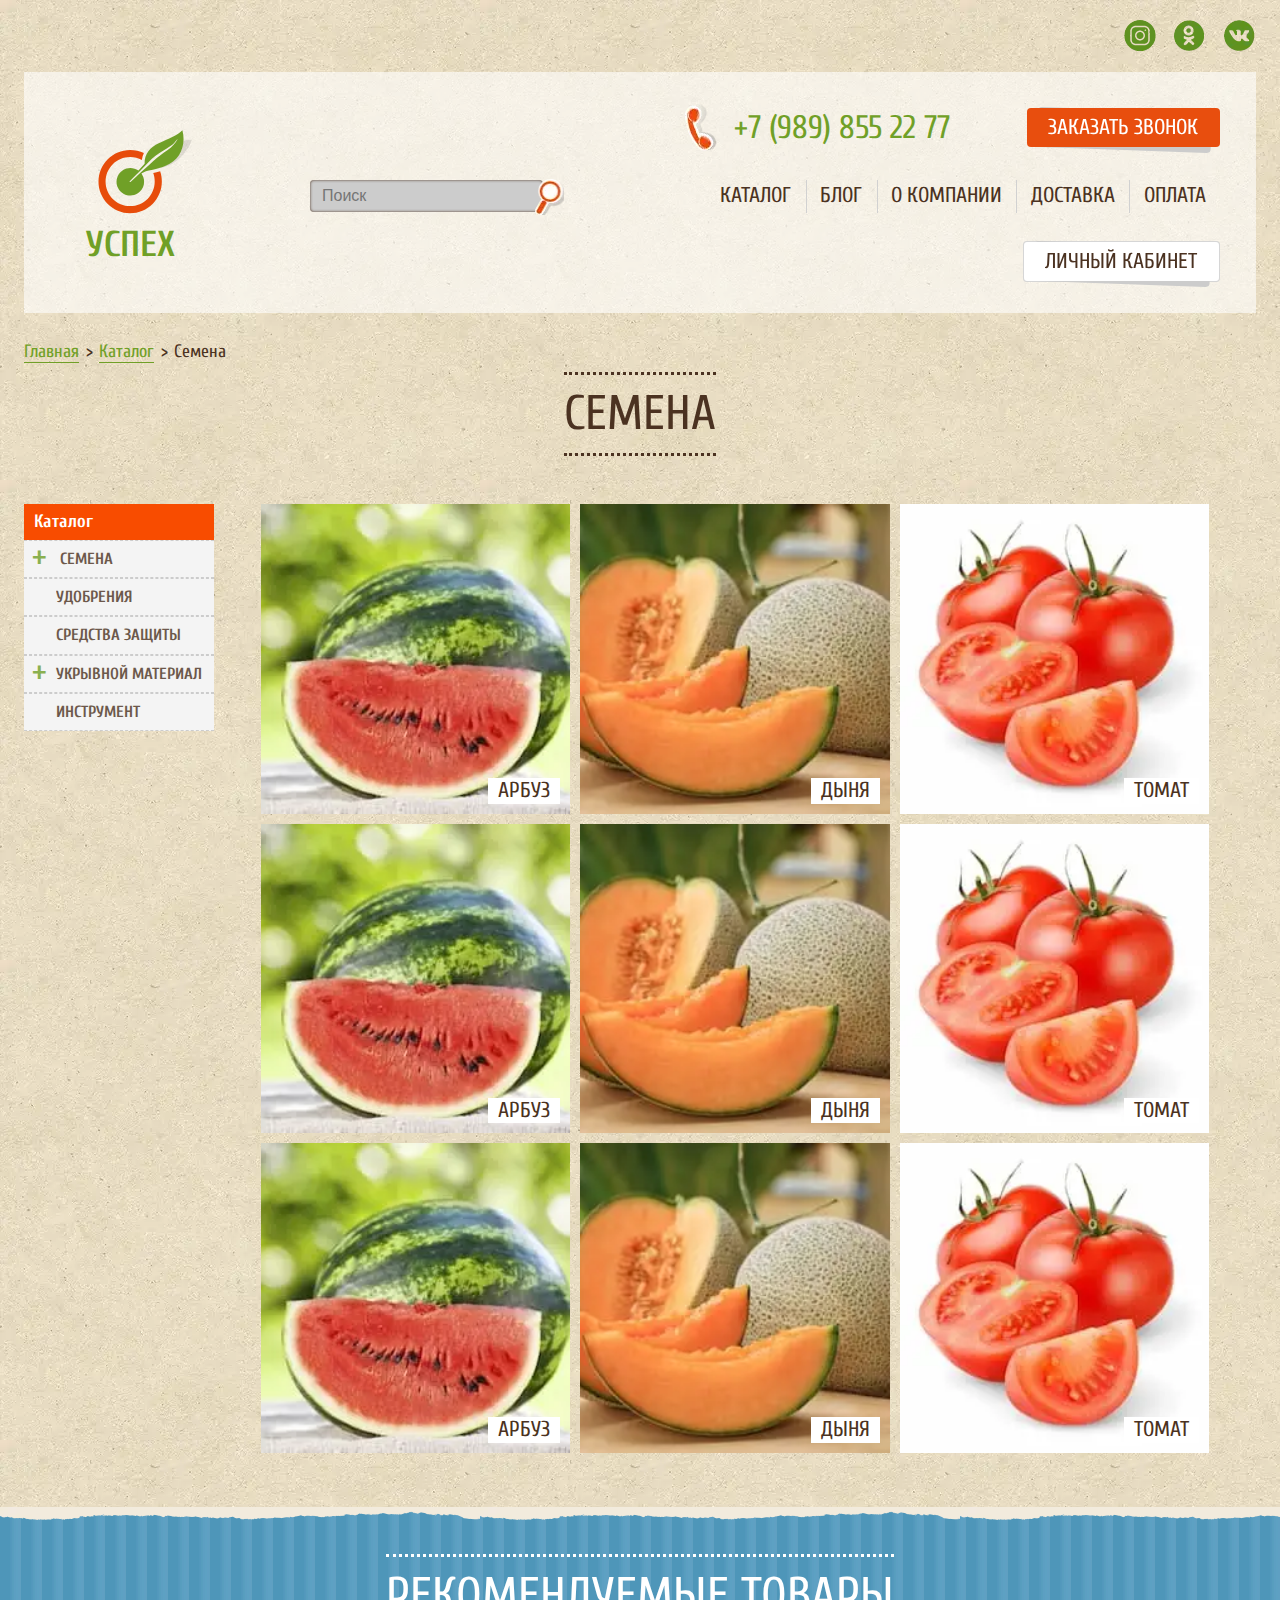
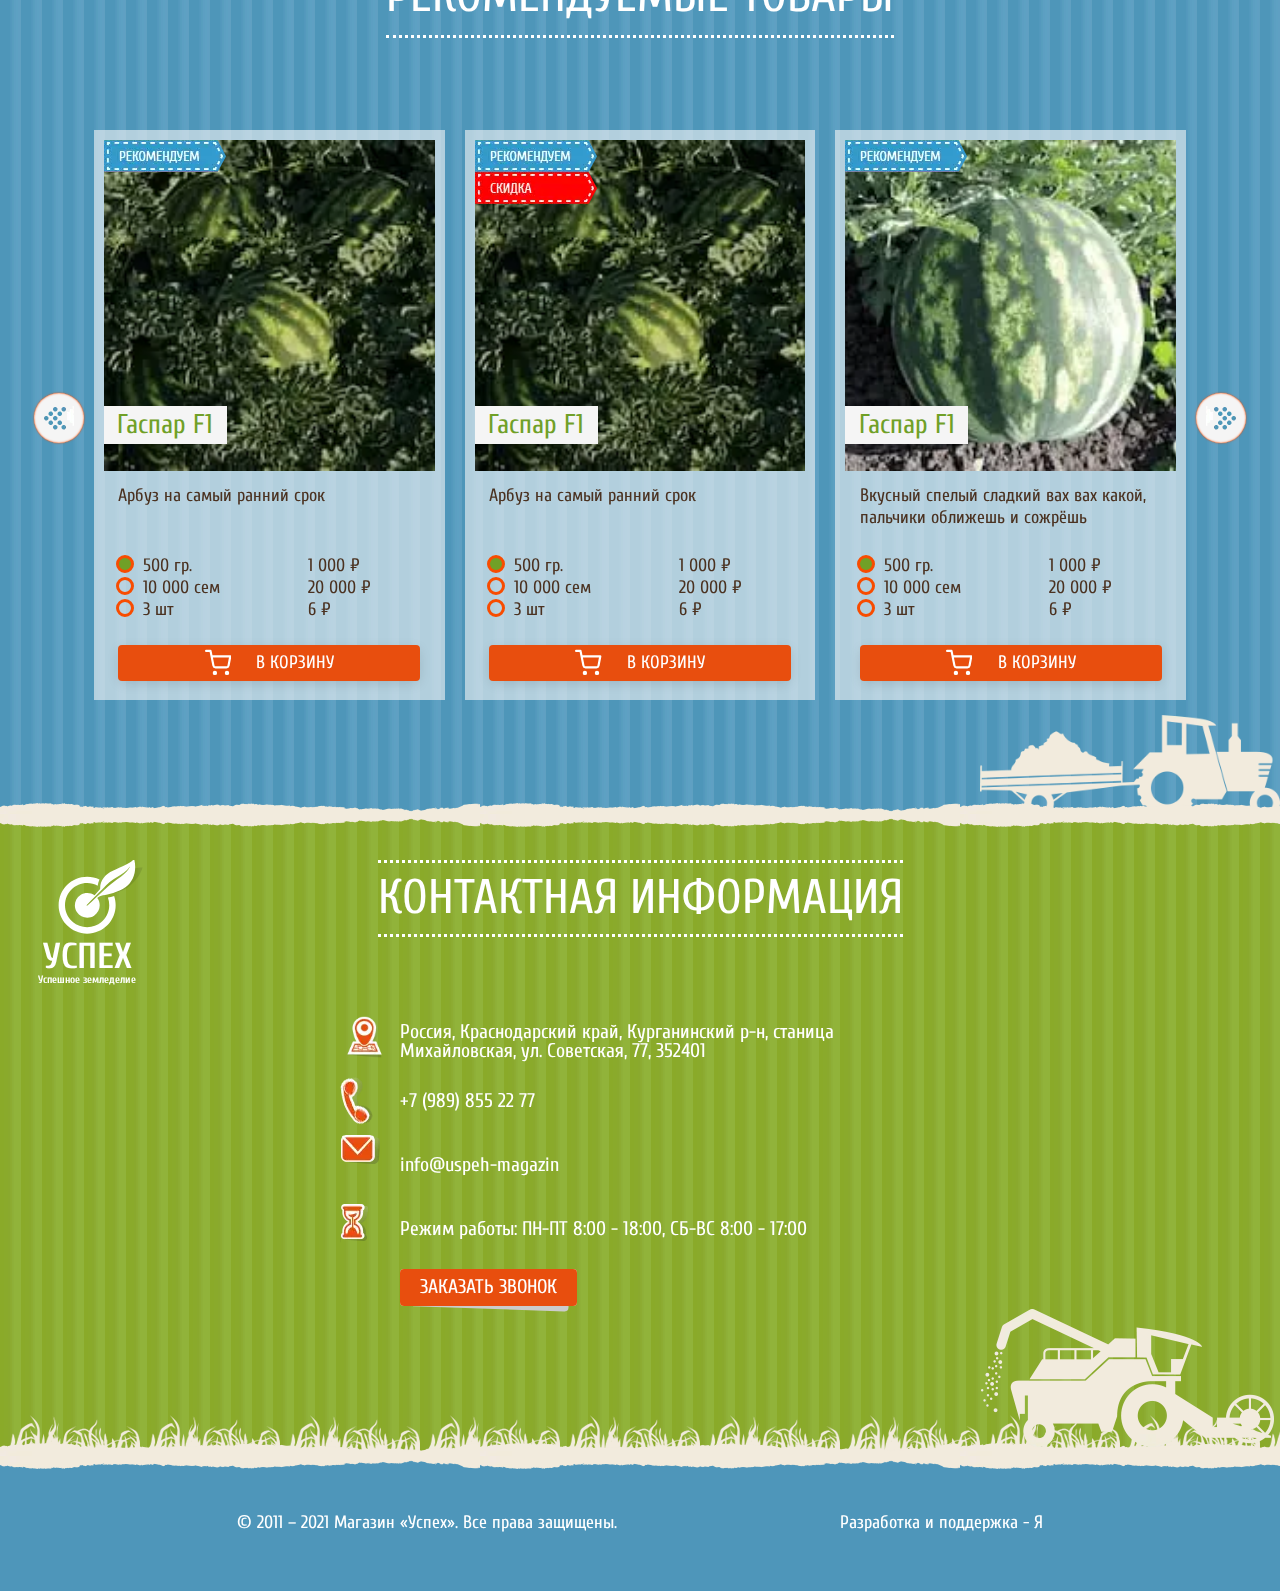
<file: catalog/seeds/index.html>
<!doctype html>
<html lang="ru" class="catalog-page">

<head>
    <title> Семена </title>



<meta name="author" content=Лагутин Виталий>

<meta charset="utf-8">
<meta name="viewport" content="width=device-width, initial-scale=1">
<meta name="color-scheme" content="light dark">

<!-- Fonts -->
<!-- Cuprum-medium -->
<link rel="preconnect" href="https://fonts.googleapis.com">
<link rel="preconnect" href="https://fonts.gstatic.com" crossorigin>
<link href="https://fonts.googleapis.com/css2?family=Cuprum&display=swap&subset=latin,latin-ext,cyrillic"
    rel="stylesheet">

<style data-target type="text/css">
    :root {
        color-scheme: light dark;
    }
</style>

<!-- BASE  -->
<base href="/">



<!-- normalize.css -->
<link rel="stylesheet" href="styles/normalize.css" type="text/css">
<link rel="stylesheet" href="styles/swiper_slider_bundle.css" type="text/css">

<!-- STYLESHEET -->
<link rel="stylesheet" href="styles/style.min.css" type="text/css">


<!-- SCRIPTS -->
<script src="scripts/swiper-bundle.js" defer></script>
<script src="scripts/main.min.js" type="module" defer></script>

</head>

<body class="catalog-page__body">
    <div class="wrapper">













        <aside class="sidebar" id="sidebar" role="menu">

            <div class="sidebar__close">
                <button class="close" id="sidebar-close" aria-controls="sidebar"
                    aria-label="Свернуть панель навигации по каталогу" title="Свернуть панель навигации по каталогу">
                    <span class="close__icon"></span></button>
            </div>

            <div class="sidebar__container">

                <div class="sidebar__header">
                    <div class="sidebar__profile mobile_hidden">
                        <div class="profile">
                            <div class="profile__avatar">
                                <picture><source srcset="img/user_placeholder.webp" type="image/webp"><img src="img/user_placeholder.jpg" alt="ваш аватар"></picture>
                            </div>
                            <div class="profile__info user">
                                <span class="user__name">Лагутин Виталий</span>
                                <span class="user__status">успешный покупатель</span>
                                <button class="btn btn--white"><span>Зарегистрироваться</span></button>
                                <button class="btn btn--red"><span>войти</span></button>
                            </div>
                        </div>

                    </div>
                </div>

                <div class="sidebar__body">

                    <div class="sidebar__page-navigation mobile_hidden">

                        <nav class="navbar">
                            <ul class="navbar__list">
                                <li class="navbar__item">
    <a class="navbar__link" href=#catalog-category>КАТАЛОГ</a>
</li><li class="navbar__item">
    <a class="navbar__link" href=/blog/>Блог</a>
</li><li class="navbar__item">
    <a class="navbar__link" href=/about/>О компании</a>
</li><li class="navbar__item">
    <a class="navbar__link" href=/delivery/>ДОСТАВКА</a>
</li><li class="navbar__item">
    <a class="navbar__link" href=/payment/>ОПЛАТА</a>
</li>
                            </ul>
                        </nav>

                    </div>

                    <div class="sidebar__catalog mobile_hidden desctop_hidden">
                        <div class="search">
    <form>
        <input type="search" placeholder="Поиск" aria-label="Поиск">
        <button type="submit"></button>
    </form>
</div>
                        <h3 class="catalog__title">Каталог</h3>
                        <ul class="catalog--list">

                            <li>
                                <span> семена</span>
                                <ul>
                                    <li>
                                        <span>Капуста</span>
                                        <ul>
                                            <li><a href="#">белокачанная</a></li>
                                            <li><a href="#">краснокачанная</a></li>
                                            <li><a href="#">цветная</a></li>
                                            <li><a href="#">пекинская</a></li>
                                        </ul>
                                    </li>
                                    <li>
                                        <span>перец</span>
                                        <ul>
                                            <li><a href="#">острый</a></li>
                                            <li><a href="#">сладкий</a></li>
                                        </ul>
                                    </li>
                                    <li><a href="#">томаты</a></li>
                                    <li><a href="/catalog/seeds/watermelon/">арбуз</a></li>
                                    <li><a href="#">дыня</a></li>
                                    <li><a href="#">баклажаны</a></li>
                                    <li><a href="#">фасоль</a></li>
                                    <li><a href="#">кабачки</a></li>
                                    <li><a href="#">кукуруза</a></li>
                                    <li><a href="#">лук</a></li>
                                    <li><a href="#">Огурец</a></li>
                                    <li><a href="#">салат</a></li>
                                    <li><a href="#">зелень</a></li>
                                </ul>
                            </li>
                            <li><a href="#">УДОБРЕНИЯ</a></li>
                            <li><a href="#">Средства защиты</a></li>
                            <li>
                                <span>укрывной материал</span>
                                <ul>
                                    <li><a href="#">Агроспан</a></li>
                                    <li><a href="#">Мульчирующая пленка</a></li>
                                    <li><a href="#">тепличная пленка</a></li>
                                    <li><a href="#">сетка</a></li>
                                </ul>
                            </li>
                            <li>
                                <a href="#">Инструмент</a>
                            </li>

                        </ul>
                    </div>

                    <div class="sidebar__feedback mobile_hidden desctop_hidden">
                        <div class="phone-contact">
                            <div class="phone-contact__logo">
                                <picture><source srcset="icons/logo_1.webp" type="image/webp"><img src="icons/logo_1.png" alt="магазин УСПЕХ"></picture>
                            </div>

                            <div class="phone-contact__link">
                                <div>Магазин УСПЕХ</div>
                                <a class="phone phone--no-icon" href="tel:+79898552277">+7 (989) 855 22 77</a>
                            </div>
                        </div>

                        <button class="btn btn--red" id="feedback" aria-controls="" aria-labelledby="Заказать звонок">
    <span>Заказать звонок</span>
</button>
                        <div class="socials">
    <ul class="socials__list ">
        <li class="socials__item">
            <a href="https://instagram.com/magazin_uspeh_kurganinsk" class="socials__item--insta"></a>
        </li>
        <li class="socials__item">
            <a href="https://ok.ru/" class="socials__item--ok"></a>
        </li>
        <li class="socials__item">
            <a href="https://vk.com/" class="socials__item--vk"></a>
        </li>
    </ul>
</div>
                        <a class="phone phone--no-text phone--icon-pulse" href="tel:+79898552277">+7 (989) 855 22 77</a>
                    </div>

                    <div class="sidebar__cart mobile_hidden desctop_hidden">

                        раздел в разработке

                    </div>

                </div>

            </div>

            <div class="sidebar__footer">
                <nav class="sidebar-nav">
                    <div class="sidebar-nav__container __container">
                        <ul class="sidebar-nav__list">

                            <li class="sidebar-nav__item">
                                <button data-target="sidebar__page-navigation">
                                    <span>главная</span>
                                </button>
                            </li>

                            <li class="sidebar-nav__item __desktop-none">
                                <button data-target="sidebar__catalog">
                                    <span>каталог</span>
                                </button>
                            </li>

                            <li class="sidebar-nav__item">
                                <button data-target="sidebar__feedback">
                                    <span>позвонить</span>
                                </button>
                            </li>

                            <li class="sidebar-nav__item">
                                <button data-target="sidebar__cart">
                                    <span>корзина</span>
                                </button>
                            </li>

                            <li class="sidebar-nav__item __desktop-none">
                                <button data-target="sidebar__profile">
                                    <span>профиль</span>
                                </button>
                            </li>

                        </ul>
                    </div>
                </nav>
            </div>

        </aside>


















        <section class="hero">

            <header class="header">
                <div class="__container">

                    <div class="header__head header-head">
    <ul class="header-head__widgets widgets">
        <li class="widgets__item widgets__item--right">
            <div class="socials">
    <ul class="socials__list ">
        <li class="socials__item">
            <a href="https://instagram.com/magazin_uspeh_kurganinsk" class="socials__item--insta"></a>
        </li>
        <li class="socials__item">
            <a href="https://ok.ru/" class="socials__item--ok"></a>
        </li>
        <li class="socials__item">
            <a href="https://vk.com/" class="socials__item--vk"></a>
        </li>
    </ul>
</div></li>
    </ul>
</div>

                    <div class="header__body header-body">

                        <div class="header-body__logo logo--no-text">
                            <a href="/" class="logo__link" aria-label="Ссылка на главную страницу" title="Вернуться на главную страницу">
    <svg class="logo__icon" version="1.1" xmlns="http://www.w3.org/2000/svg" xmlns:xlink="http://www.w3.org/1999/xlink"
        viewBox="-50 100 1050 654" xml:space="preserve">
        <path class="shadow" d="M874.84,169.63c-2.53,62.96-31.32,119.91-80.68,155.34c-41.13,29.42-84.79,40.81-124.34,55.05
			c46.19-6.01,94.6-16.14,137.31-45.88c62.33-42.71,114.21-108.83,130.98-170.85C921.03,161.72,892.87,167.73,874.84,169.63
			L874.84,169.63z" />
        <path class="leaf" d="M511.32,449.31l43.34-40.5l18.98-17.4c25.31-23.73,51.25-46.82,76.56-70.24
			c33.54-30.69,70.87-55.05,107.25-81.63c31.95-23.41,56.95-47.77,75.3-82.89c1.27-2.53-6.33,5.06-6.96,6.01
			c-6.01,8.23-12.02,15.82-19.3,23.41c-15.5,15.5-34.49,28.16-53.15,39.55c-40.5,25.31-81.31,49.04-116.11,82.26
			c-24.36,23.41-48.72,49.67-72.77,74.03l-18.03,18.35l-41.76,42.08l-31.64,31.95l-1.27,6.01l6.64-0.63L511.32,449.31z
			M538.21,393.94l46.51-52.2c-2.85-72.13,43.03-124.97,105.99-153.13c81.94-36.7,140.79-58.53,177.17-96.81
			c24.04,89.85-1.58,184.77-69.92,233.17c-65.49,46.82-147.75,61.06-189.51,69.29c-19.62,3.8-34.49,11.71-48.09,21.51
			c1.27,1.9,2.53,3.48,3.8,5.38c31.32,48.09,17.4,112-30.37,143.32c-48.09,31.01-112,17.4-143.32-30.69
			c-31.01-47.77-17.4-112,30.69-143C457.85,366.73,504.67,369.26,538.21,393.94L538.21,393.94z" />
        <path class="circle" d="M476.2,238.6c36.7,0,71.82,8.23,102.82,23.41c-7.28,16.14-12.34,33.54-15.19,51.89
			c-25.94-13.92-56-22.15-87.64-22.15c-50.94,0-97.13,20.56-130.35,54.1c-33.54,33.22-54.1,79.41-54.1,130.35
			s20.56,96.81,54.1,130.35c33.22,33.22,79.41,53.78,130.35,53.78c50.94,0,96.81-20.56,130.35-53.78
			c33.22-33.54,53.78-79.41,53.78-130.35c0-22.15-3.8-43.66-11.07-63.28c16.14-3.48,33.54-7.91,51.89-13.29
			c8.23,24.04,12.66,49.67,12.66,76.56c0,65.49-26.58,124.97-69.6,168c-43.03,43.03-102.51,69.6-168,69.6
			c-65.81,0-124.97-26.58-168-69.6c-43.03-43.03-69.6-102.51-69.6-168c0-65.81,26.58-124.97,69.6-168S410.39,238.6,476.2,238.6
			L476.2,238.6z" />
    </svg>
    <span class="logo__title">Успех</span>
    <span class="logo__text">Успешное земледелие</span>
</a>
                        </div>

                        <div class="header-body__tools">

                            <div class="widget phone  grid__item grid__item--1">
                                <a class="phone__link" href="tel:+79898552277">+7 (989) 855 22 77</a>
                            </div>

                            <div class="widget feedback  grid__item grid__item--2">
                                <button class="btn btn--red" id="feedback" aria-controls="" aria-labelledby="Заказать звонок">
    <span>Заказать звонок</span>
</button>
                            </div>

                            <div class="widget search grid__item grid__item--3">
                                <div class="search">
    <form>
        <input type="search" placeholder="Поиск" aria-label="Поиск">
        <button type="submit"></button>
    </form>
</div>
                            </div>

                            <nav class="navbar grid__item grid__item--navbar">
                                <ul class="navbar__list">
                                    <li class="navbar__item">
    <a class="navbar__link" href=#catalog-category>КАТАЛОГ</a>
</li><li class="navbar__item">
    <a class="navbar__link" href=/blog/>Блог</a>
</li><li class="navbar__item">
    <a class="navbar__link" href=/about/>О компании</a>
</li><li class="navbar__item">
    <a class="navbar__link" href=/delivery/>ДОСТАВКА</a>
</li><li class="navbar__item">
    <a class="navbar__link" href=/payment/>ОПЛАТА</a>
</li>

                                </ul>

                            </nav>

                            <div class="header-body__lk lk  grid__item grid__item--5">
                                <button class="btn btn--white btn--no-icon" id="burger-sidebar" aria-controls="sidebar"
    aria-label="Открыть панель навигации по каталогу" data-target="sidebar__feedback">

    <span>Личный кабинет</span>

</button>
                            </div>



                        </div>

                    </div>

                    <div class="header__footer header-footer">

                        <ul class="header-footer__widgets widgets">
                            <li class="widgets__item widgets__item--left">
                                <nav class="breadcrumbs" aria-label="breadcrumbs">
                                    <ol class="breadcrumbs__list">

                                        
<li>
    <a href=/ >Главная</a>
</li>

<li>
    <a href=/#catalog-category >Каталог</a>
</li>

<li>
    <a href=/#catalog-category aria-current="location" >Семена</a>
</li>


                                    </ol>
                                </nav>
                            </li>



                        </ul>


                    </div>

                </div>

            </header>

            <div class="hero__logo">
                <div class="logo logo--no-text">
                    <a href="/" class="logo__link" aria-label="Ссылка на главную страницу" title="Вернуться на главную страницу">
    <svg class="logo__icon" version="1.1" xmlns="http://www.w3.org/2000/svg" xmlns:xlink="http://www.w3.org/1999/xlink"
        viewBox="-50 100 1050 654" xml:space="preserve">
        <path class="shadow" d="M874.84,169.63c-2.53,62.96-31.32,119.91-80.68,155.34c-41.13,29.42-84.79,40.81-124.34,55.05
			c46.19-6.01,94.6-16.14,137.31-45.88c62.33-42.71,114.21-108.83,130.98-170.85C921.03,161.72,892.87,167.73,874.84,169.63
			L874.84,169.63z" />
        <path class="leaf" d="M511.32,449.31l43.34-40.5l18.98-17.4c25.31-23.73,51.25-46.82,76.56-70.24
			c33.54-30.69,70.87-55.05,107.25-81.63c31.95-23.41,56.95-47.77,75.3-82.89c1.27-2.53-6.33,5.06-6.96,6.01
			c-6.01,8.23-12.02,15.82-19.3,23.41c-15.5,15.5-34.49,28.16-53.15,39.55c-40.5,25.31-81.31,49.04-116.11,82.26
			c-24.36,23.41-48.72,49.67-72.77,74.03l-18.03,18.35l-41.76,42.08l-31.64,31.95l-1.27,6.01l6.64-0.63L511.32,449.31z
			M538.21,393.94l46.51-52.2c-2.85-72.13,43.03-124.97,105.99-153.13c81.94-36.7,140.79-58.53,177.17-96.81
			c24.04,89.85-1.58,184.77-69.92,233.17c-65.49,46.82-147.75,61.06-189.51,69.29c-19.62,3.8-34.49,11.71-48.09,21.51
			c1.27,1.9,2.53,3.48,3.8,5.38c31.32,48.09,17.4,112-30.37,143.32c-48.09,31.01-112,17.4-143.32-30.69
			c-31.01-47.77-17.4-112,30.69-143C457.85,366.73,504.67,369.26,538.21,393.94L538.21,393.94z" />
        <path class="circle" d="M476.2,238.6c36.7,0,71.82,8.23,102.82,23.41c-7.28,16.14-12.34,33.54-15.19,51.89
			c-25.94-13.92-56-22.15-87.64-22.15c-50.94,0-97.13,20.56-130.35,54.1c-33.54,33.22-54.1,79.41-54.1,130.35
			s20.56,96.81,54.1,130.35c33.22,33.22,79.41,53.78,130.35,53.78c50.94,0,96.81-20.56,130.35-53.78
			c33.22-33.54,53.78-79.41,53.78-130.35c0-22.15-3.8-43.66-11.07-63.28c16.14-3.48,33.54-7.91,51.89-13.29
			c8.23,24.04,12.66,49.67,12.66,76.56c0,65.49-26.58,124.97-69.6,168c-43.03,43.03-102.51,69.6-168,69.6
			c-65.81,0-124.97-26.58-168-69.6c-43.03-43.03-69.6-102.51-69.6-168c0-65.81,26.58-124.97,69.6-168S410.39,238.6,476.2,238.6
			L476.2,238.6z" />
    </svg>
    <span class="logo__title">Успех</span>
    <span class="logo__text">Успешное земледелие</span>
</a>
                </div>

            </div>

        </section>













        <main>

            <section class="section">

                <div class="__container">
                    <h2 class="section__title">Семена</h2>
                </div>


                <div class="section__container catalog__container __container">


                    <div class="section__left-column catalog">
                        <h3 class="catalog__title">Каталог</h3>
                        <ul class="catalog--list">

                            <li>
                                <span> семена</span>
                                <ul>
                                    <li>
                                        <span>Капуста</span>
                                        <ul>
                                            <li><a href="#">белокачанная</a></li>
                                            <li><a href="#">краснокачанная</a></li>
                                            <li><a href="#">цветная</a></li>
                                            <li><a href="#">пекинская</a></li>
                                        </ul>
                                    </li>
                                    <li>
                                        <span>перец</span>
                                        <ul>
                                            <li><a href="#">острый</a></li>
                                            <li><a href="#">сладкий</a></li>
                                        </ul>
                                    </li>
                                    <li><a href="#">томаты</a></li>
                                    <li><a href="/catalog/seeds/watermelon/">арбуз</a></li>
                                    <li><a href="#">дыня</a></li>
                                    <li><a href="#">баклажаны</a></li>
                                    <li><a href="#">фасоль</a></li>
                                    <li><a href="#">кабачки</a></li>
                                    <li><a href="#">кукуруза</a></li>
                                    <li><a href="#">лук</a></li>
                                    <li><a href="#">Огурец</a></li>
                                    <li><a href="#">салат</a></li>
                                    <li><a href="#">зелень</a></li>
                                </ul>
                            </li>
                            <li><a href="#">УДОБРЕНИЯ</a></li>
                            <li><a href="#">Средства защиты</a></li>
                            <li>
                                <span>укрывной материал</span>
                                <ul>
                                    <li><a href="#">Агроспан</a></li>
                                    <li><a href="#">Мульчирующая пленка</a></li>
                                    <li><a href="#">тепличная пленка</a></li>
                                    <li><a href="#">сетка</a></li>
                                </ul>
                            </li>
                            <li>
                                <a href="#">Инструмент</a>
                            </li>

                        </ul>
                    </div>

                    <div class="section__content">
                        <div class="catalog">

                            <ul class="catalog--grid category">

                                <li class="category__item">
    <a href=/catalog/seeds/watermelon class="category__link">
        <picture>
            <source media="(min-width: 2559px)"
                srcset="img/catalog/seeds/watermelon.h352.webp 1x, img/catalog/seeds/watermelon@2x.webp 2x"
                type="image/webp">
            <source media="(min-width: 2559px)"
                srcset="img/catalog/seeds/watermelon.h352.jpg 1x, img/catalog/seeds/watermelon@2x.jpg 2x"
                type="image/jpg">

            <source srcset="img/catalog/seeds/watermelon.h245.webp 1x,img/catalog/seeds/watermelon.h352.webp 2x"
                type="image/webp">
            <source srcset="img/catalog/seeds/watermelon.h245.jpg 1x,img/catalog/seeds/watermelon.h352.jpg 2x"
                type="image/jpg">

            <img src="img/catalog/seeds/watermelon.h245.jpg" alt=Арбуз>
        </picture>
        <span>Арбуз</span>
    </a>
</li><li class="category__item">
    <a href=# class="category__link">
        <picture>
            <source media="(min-width: 2559px)"
                srcset="img/catalog/seeds/melon.h352.webp 1x, img/catalog/seeds/melon@2x.webp 2x"
                type="image/webp">
            <source media="(min-width: 2559px)"
                srcset="img/catalog/seeds/melon.h352.jpg 1x, img/catalog/seeds/melon@2x.jpg 2x"
                type="image/jpg">

            <source srcset="img/catalog/seeds/melon.h245.webp 1x,img/catalog/seeds/melon.h352.webp 2x"
                type="image/webp">
            <source srcset="img/catalog/seeds/melon.h245.jpg 1x,img/catalog/seeds/melon.h352.jpg 2x"
                type="image/jpg">

            <img src="img/catalog/seeds/melon.h245.jpg" alt=Дыня>
        </picture>
        <span>Дыня</span>
    </a>
</li><li class="category__item">
    <a href=# class="category__link">
        <picture>
            <source media="(min-width: 2559px)"
                srcset="img/catalog/seeds/tomat.h352.webp 1x, img/catalog/seeds/tomat@2x.webp 2x"
                type="image/webp">
            <source media="(min-width: 2559px)"
                srcset="img/catalog/seeds/tomat.h352.jpg 1x, img/catalog/seeds/tomat@2x.jpg 2x"
                type="image/jpg">

            <source srcset="img/catalog/seeds/tomat.h245.webp 1x,img/catalog/seeds/tomat.h352.webp 2x"
                type="image/webp">
            <source srcset="img/catalog/seeds/tomat.h245.jpg 1x,img/catalog/seeds/tomat.h352.jpg 2x"
                type="image/jpg">

            <img src="img/catalog/seeds/tomat.h245.jpg" alt=Томат>
        </picture>
        <span>Томат</span>
    </a>
</li><li class="category__item">
    <a href=/catalog/seeds/watermelon class="category__link">
        <picture>
            <source media="(min-width: 2559px)"
                srcset="img/catalog/seeds/watermelon.h352.webp 1x, img/catalog/seeds/watermelon@2x.webp 2x"
                type="image/webp">
            <source media="(min-width: 2559px)"
                srcset="img/catalog/seeds/watermelon.h352.jpg 1x, img/catalog/seeds/watermelon@2x.jpg 2x"
                type="image/jpg">

            <source srcset="img/catalog/seeds/watermelon.h245.webp 1x,img/catalog/seeds/watermelon.h352.webp 2x"
                type="image/webp">
            <source srcset="img/catalog/seeds/watermelon.h245.jpg 1x,img/catalog/seeds/watermelon.h352.jpg 2x"
                type="image/jpg">

            <img src="img/catalog/seeds/watermelon.h245.jpg" alt=Арбуз>
        </picture>
        <span>Арбуз</span>
    </a>
</li><li class="category__item">
    <a href=# class="category__link">
        <picture>
            <source media="(min-width: 2559px)"
                srcset="img/catalog/seeds/melon.h352.webp 1x, img/catalog/seeds/melon@2x.webp 2x"
                type="image/webp">
            <source media="(min-width: 2559px)"
                srcset="img/catalog/seeds/melon.h352.jpg 1x, img/catalog/seeds/melon@2x.jpg 2x"
                type="image/jpg">

            <source srcset="img/catalog/seeds/melon.h245.webp 1x,img/catalog/seeds/melon.h352.webp 2x"
                type="image/webp">
            <source srcset="img/catalog/seeds/melon.h245.jpg 1x,img/catalog/seeds/melon.h352.jpg 2x"
                type="image/jpg">

            <img src="img/catalog/seeds/melon.h245.jpg" alt=Дыня>
        </picture>
        <span>Дыня</span>
    </a>
</li><li class="category__item">
    <a href=# class="category__link">
        <picture>
            <source media="(min-width: 2559px)"
                srcset="img/catalog/seeds/tomat.h352.webp 1x, img/catalog/seeds/tomat@2x.webp 2x"
                type="image/webp">
            <source media="(min-width: 2559px)"
                srcset="img/catalog/seeds/tomat.h352.jpg 1x, img/catalog/seeds/tomat@2x.jpg 2x"
                type="image/jpg">

            <source srcset="img/catalog/seeds/tomat.h245.webp 1x,img/catalog/seeds/tomat.h352.webp 2x"
                type="image/webp">
            <source srcset="img/catalog/seeds/tomat.h245.jpg 1x,img/catalog/seeds/tomat.h352.jpg 2x"
                type="image/jpg">

            <img src="img/catalog/seeds/tomat.h245.jpg" alt=Томат>
        </picture>
        <span>Томат</span>
    </a>
</li><li class="category__item">
    <a href=/catalog/seeds/watermelon class="category__link">
        <picture>
            <source media="(min-width: 2559px)"
                srcset="img/catalog/seeds/watermelon.h352.webp 1x, img/catalog/seeds/watermelon@2x.webp 2x"
                type="image/webp">
            <source media="(min-width: 2559px)"
                srcset="img/catalog/seeds/watermelon.h352.jpg 1x, img/catalog/seeds/watermelon@2x.jpg 2x"
                type="image/jpg">

            <source srcset="img/catalog/seeds/watermelon.h245.webp 1x,img/catalog/seeds/watermelon.h352.webp 2x"
                type="image/webp">
            <source srcset="img/catalog/seeds/watermelon.h245.jpg 1x,img/catalog/seeds/watermelon.h352.jpg 2x"
                type="image/jpg">

            <img src="img/catalog/seeds/watermelon.h245.jpg" alt=Арбуз>
        </picture>
        <span>Арбуз</span>
    </a>
</li><li class="category__item">
    <a href=# class="category__link">
        <picture>
            <source media="(min-width: 2559px)"
                srcset="img/catalog/seeds/melon.h352.webp 1x, img/catalog/seeds/melon@2x.webp 2x"
                type="image/webp">
            <source media="(min-width: 2559px)"
                srcset="img/catalog/seeds/melon.h352.jpg 1x, img/catalog/seeds/melon@2x.jpg 2x"
                type="image/jpg">

            <source srcset="img/catalog/seeds/melon.h245.webp 1x,img/catalog/seeds/melon.h352.webp 2x"
                type="image/webp">
            <source srcset="img/catalog/seeds/melon.h245.jpg 1x,img/catalog/seeds/melon.h352.jpg 2x"
                type="image/jpg">

            <img src="img/catalog/seeds/melon.h245.jpg" alt=Дыня>
        </picture>
        <span>Дыня</span>
    </a>
</li><li class="category__item">
    <a href=# class="category__link">
        <picture>
            <source media="(min-width: 2559px)"
                srcset="img/catalog/seeds/tomat.h352.webp 1x, img/catalog/seeds/tomat@2x.webp 2x"
                type="image/webp">
            <source media="(min-width: 2559px)"
                srcset="img/catalog/seeds/tomat.h352.jpg 1x, img/catalog/seeds/tomat@2x.jpg 2x"
                type="image/jpg">

            <source srcset="img/catalog/seeds/tomat.h245.webp 1x,img/catalog/seeds/tomat.h352.webp 2x"
                type="image/webp">
            <source srcset="img/catalog/seeds/tomat.h245.jpg 1x,img/catalog/seeds/tomat.h352.jpg 2x"
                type="image/jpg">

            <img src="img/catalog/seeds/tomat.h245.jpg" alt=Томат>
        </picture>
        <span>Томат</span>
    </a>
</li>


                            </ul>
                        </div>



                    </div>

                </div>

            </section>

            <section class="section recomended section--separate section--blue">
    <div class="section__container __container">
        <h2 class="section__title">Рекомендуемые товары</h2>
    </div>
    <div class="section__container __container">
        <div class="recomended__slider">
            <div class="recomended__slider-container swiper-container">

                <div class="swiper-wrapper">

                    <div class="swiper-slide">
                        <li class="goods__item" aria-haspopup="true">
    <a href="/catalog/seeds/watermelon/gaspar-f1/" class="goods__link">
        <div class="goods__badge badge">
            <span class="badge__recommendation" onclick="this.hidden = 'true'"></span>
            
            
        </div>
        <picture>
            <source media="(min-width: 2559px)" srcset="img/catalog/seeds/watermelon/gaspar-f1_3.h352.webp 1x, img/catalog/seeds/watermelon/gaspar-f1_3@2x.webp 2x"
                type="image/webp">
            <source media="(min-width: 2559px)" srcset="img/catalog/seeds/watermelon/gaspar-f1_3.h352.jpg 1x, img/catalog/seeds/watermelon/gaspar-f1_3@2x.jpg 2x"
                type="image/jpg">

            <source srcset="img/catalog/seeds/watermelon/gaspar-f1_3.h245.webp 1x,img/catalog/seeds/watermelon/gaspar-f1_3.h352.webp 2x" type="image/webp">
            <source srcset="img/catalog/seeds/watermelon/gaspar-f1_3.h245.jpg 1x,img/catalog/seeds/watermelon/gaspar-f1_3.h352.jpg 2x" type="image/jpg">

            <img src="img/catalog/seeds/watermelon/gaspar-f1_3.h245.jpg" alt="Гаспар F1">
        </picture>

        <span class="goods__name">Гаспар F1</span>


    </a>
    <div class="goods__info">

        <span class="goods__description">Арбуз на самый ранний срок</span>

    </div>
    <div class="goods__tools">

        <form class="choice-stack">
            <table>
                <tbody>
                    <tr>

                        <td class="choice-stack__input">

                            <input type="radio" id="stack-1" name="stack" value="1000" checked />

                            <label for="stack-1">
                                <span class="stack-count">500</span>
                                <span class="stack__var">гр.</span>
                            </label>

                        </td>

                        <td class="choice-stack__price">

                            <span class="price">1 000 </span>
                            <span class="currency">&#x20bd;</span>

                        </td>

                    </tr>

                    <tr>

                        <td class="choice-stack__input">

                            <input type="radio" id="stack-2" name="stack" value="20000" />

                            <label for="stack-2">

                                <span class="stack-count">10 000</span>
                                <span class="stack__var">сем</span>

                            </label>
                        </td>

                        <td class="choice-stack__price">
                            <span class="price">20 000 </span>
                            <span class="currency">&#x20bd;</span>
                        </td>

                    </tr>

                    <tr>

                        <td class="choice-stack__input">

                            <input type="radio" id="stack-3" name="stack" value="20000" />

                            <label for="stack-3">

                                <span class="stack-count">3</span>
                                <span class="stack__var">шт</span>

                            </label>
                        </td>

                        <td class="choice-stack__price">
                            <span class="price">6 </span>
                            <span class="currency">&#x20bd;</span>
                        </td>

                    </tr>
                </tbody>

            </table>
        </form>

    </div>
    <div class="goods__action">

        <button class="btn btn--cart btn--fluid goods__to-cart" onclick="this.classList.toggle('added')">
            <i class="btn__icon">
                <svg class="goods-1" width="24" height="24" viewBox="0 0 24 24" xmlns="http://www.w3.org/2000/svg">
                    <rect width="24" height="24" rx="2" />
                </svg>
                <svg class="goods-2" width="24" height="24" viewBox="0 0 24 24" xmlns="http://www.w3.org/2000/svg">
                    <rect width="24" height="24" rx="2" />
                </svg>
                <svg class="cart-icon" xmlns="http://www.w3.org/2000/svg" viewBox="0 0 24 24">
                    <circle cx="9" cy="21" r="1"></circle>
                    <circle cx="20" cy="21" r="1"></circle>
                    <path d="M1 1h4l2.68 13.39a2 2 0 0 0 2 1.61h9.72a2 2 0 0 0 2-1.61L23 6H6"></path>
                </svg>
                <svg class="tick" xmlns="http://www.w3.org/2000/svg" viewBox="0 0 24 24">
                    <path fill="none" d="M0 0h24v24H0V0z" />
                    <path fill="#ffffff"
                        d="M12 2C6.48 2 2 6.48 2 12s4.48 10 10 10 10-4.48 10-10S17.52 2 12 2zM9.29 16.29L5.7 12.7c-.39-.39-.39-1.02 0-1.41.39-.39 1.02-.39 1.41 0L10 14.17l6.88-6.88c.39-.39 1.02-.39 1.41 0 .39.39.39 1.02 0 1.41l-7.59 7.59c-.38.39-1.02.39-1.41 0z" />
                </svg>
            </i>
            <span class="add-to-cart">в корзину</span>
            <span class="added-to-cart">добавлено</span>
        </button>

    </div>

</li>
                    </div>
                    <div class="swiper-slide">
                        <li class="goods__item" aria-haspopup="true">
    <a href="/catalog/seeds/watermelon/gaspar-f1/" class="goods__link">
        <div class="goods__badge badge">
            <span class="badge__recommendation" onclick="this.hidden = 'true'"></span>
            
            <span class="badge__discount" onclick="this.hidden = 'true'"></span>
        </div>
        <picture>
            <source media="(min-width: 2559px)" srcset="img/catalog/seeds/watermelon/gaspar-f1_3.h352.webp 1x, img/catalog/seeds/watermelon/gaspar-f1_3@2x.webp 2x"
                type="image/webp">
            <source media="(min-width: 2559px)" srcset="img/catalog/seeds/watermelon/gaspar-f1_3.h352.jpg 1x, img/catalog/seeds/watermelon/gaspar-f1_3@2x.jpg 2x"
                type="image/jpg">

            <source srcset="img/catalog/seeds/watermelon/gaspar-f1_3.h245.webp 1x,img/catalog/seeds/watermelon/gaspar-f1_3.h352.webp 2x" type="image/webp">
            <source srcset="img/catalog/seeds/watermelon/gaspar-f1_3.h245.jpg 1x,img/catalog/seeds/watermelon/gaspar-f1_3.h352.jpg 2x" type="image/jpg">

            <img src="img/catalog/seeds/watermelon/gaspar-f1_3.h245.jpg" alt="Гаспар F1">
        </picture>

        <span class="goods__name">Гаспар F1</span>


    </a>
    <div class="goods__info">

        <span class="goods__description">Арбуз на самый ранний срок</span>

    </div>
    <div class="goods__tools">

        <form class="choice-stack">
            <table>
                <tbody>
                    <tr>

                        <td class="choice-stack__input">

                            <input type="radio" id="stack-1" name="stack" value="1000" checked />

                            <label for="stack-1">
                                <span class="stack-count">500</span>
                                <span class="stack__var">гр.</span>
                            </label>

                        </td>

                        <td class="choice-stack__price">

                            <span class="price">1 000 </span>
                            <span class="currency">&#x20bd;</span>

                        </td>

                    </tr>

                    <tr>

                        <td class="choice-stack__input">

                            <input type="radio" id="stack-2" name="stack" value="20000" />

                            <label for="stack-2">

                                <span class="stack-count">10 000</span>
                                <span class="stack__var">сем</span>

                            </label>
                        </td>

                        <td class="choice-stack__price">
                            <span class="price">20 000 </span>
                            <span class="currency">&#x20bd;</span>
                        </td>

                    </tr>

                    <tr>

                        <td class="choice-stack__input">

                            <input type="radio" id="stack-3" name="stack" value="20000" />

                            <label for="stack-3">

                                <span class="stack-count">3</span>
                                <span class="stack__var">шт</span>

                            </label>
                        </td>

                        <td class="choice-stack__price">
                            <span class="price">6 </span>
                            <span class="currency">&#x20bd;</span>
                        </td>

                    </tr>
                </tbody>

            </table>
        </form>

    </div>
    <div class="goods__action">

        <button class="btn btn--cart btn--fluid goods__to-cart" onclick="this.classList.toggle('added')">
            <i class="btn__icon">
                <svg class="goods-1" width="24" height="24" viewBox="0 0 24 24" xmlns="http://www.w3.org/2000/svg">
                    <rect width="24" height="24" rx="2" />
                </svg>
                <svg class="goods-2" width="24" height="24" viewBox="0 0 24 24" xmlns="http://www.w3.org/2000/svg">
                    <rect width="24" height="24" rx="2" />
                </svg>
                <svg class="cart-icon" xmlns="http://www.w3.org/2000/svg" viewBox="0 0 24 24">
                    <circle cx="9" cy="21" r="1"></circle>
                    <circle cx="20" cy="21" r="1"></circle>
                    <path d="M1 1h4l2.68 13.39a2 2 0 0 0 2 1.61h9.72a2 2 0 0 0 2-1.61L23 6H6"></path>
                </svg>
                <svg class="tick" xmlns="http://www.w3.org/2000/svg" viewBox="0 0 24 24">
                    <path fill="none" d="M0 0h24v24H0V0z" />
                    <path fill="#ffffff"
                        d="M12 2C6.48 2 2 6.48 2 12s4.48 10 10 10 10-4.48 10-10S17.52 2 12 2zM9.29 16.29L5.7 12.7c-.39-.39-.39-1.02 0-1.41.39-.39 1.02-.39 1.41 0L10 14.17l6.88-6.88c.39-.39 1.02-.39 1.41 0 .39.39.39 1.02 0 1.41l-7.59 7.59c-.38.39-1.02.39-1.41 0z" />
                </svg>
            </i>
            <span class="add-to-cart">в корзину</span>
            <span class="added-to-cart">добавлено</span>
        </button>

    </div>

</li>
                    </div>
                    <div class="swiper-slide">
                        <li class="goods__item" aria-haspopup="true">
    <a href="/catalog/seeds/watermelon/gaspar-f1/" class="goods__link">
        <div class="goods__badge badge">
            <span class="badge__recommendation" onclick="this.hidden = 'true'"></span>
            
            
        </div>
        <picture>
            <source media="(min-width: 2559px)" srcset="img/catalog/seeds/watermelon/gaspar-f1_2.h352.webp 1x, img/catalog/seeds/watermelon/gaspar-f1_2@2x.webp 2x"
                type="image/webp">
            <source media="(min-width: 2559px)" srcset="img/catalog/seeds/watermelon/gaspar-f1_2.h352.jpg 1x, img/catalog/seeds/watermelon/gaspar-f1_2@2x.jpg 2x"
                type="image/jpg">

            <source srcset="img/catalog/seeds/watermelon/gaspar-f1_2.h245.webp 1x,img/catalog/seeds/watermelon/gaspar-f1_2.h352.webp 2x" type="image/webp">
            <source srcset="img/catalog/seeds/watermelon/gaspar-f1_2.h245.jpg 1x,img/catalog/seeds/watermelon/gaspar-f1_2.h352.jpg 2x" type="image/jpg">

            <img src="img/catalog/seeds/watermelon/gaspar-f1_2.h245.jpg" alt="Гаспар F1">
        </picture>

        <span class="goods__name">Гаспар F1</span>


    </a>
    <div class="goods__info">

        <span class="goods__description">Вкусный спелый сладкий вах вах какой, пальчики оближешь и сожрёшь</span>

    </div>
    <div class="goods__tools">

        <form class="choice-stack">
            <table>
                <tbody>
                    <tr>

                        <td class="choice-stack__input">

                            <input type="radio" id="stack-1" name="stack" value="1000" checked />

                            <label for="stack-1">
                                <span class="stack-count">500</span>
                                <span class="stack__var">гр.</span>
                            </label>

                        </td>

                        <td class="choice-stack__price">

                            <span class="price">1 000 </span>
                            <span class="currency">&#x20bd;</span>

                        </td>

                    </tr>

                    <tr>

                        <td class="choice-stack__input">

                            <input type="radio" id="stack-2" name="stack" value="20000" />

                            <label for="stack-2">

                                <span class="stack-count">10 000</span>
                                <span class="stack__var">сем</span>

                            </label>
                        </td>

                        <td class="choice-stack__price">
                            <span class="price">20 000 </span>
                            <span class="currency">&#x20bd;</span>
                        </td>

                    </tr>

                    <tr>

                        <td class="choice-stack__input">

                            <input type="radio" id="stack-3" name="stack" value="20000" />

                            <label for="stack-3">

                                <span class="stack-count">3</span>
                                <span class="stack__var">шт</span>

                            </label>
                        </td>

                        <td class="choice-stack__price">
                            <span class="price">6 </span>
                            <span class="currency">&#x20bd;</span>
                        </td>

                    </tr>
                </tbody>

            </table>
        </form>

    </div>
    <div class="goods__action">

        <button class="btn btn--cart btn--fluid goods__to-cart" onclick="this.classList.toggle('added')">
            <i class="btn__icon">
                <svg class="goods-1" width="24" height="24" viewBox="0 0 24 24" xmlns="http://www.w3.org/2000/svg">
                    <rect width="24" height="24" rx="2" />
                </svg>
                <svg class="goods-2" width="24" height="24" viewBox="0 0 24 24" xmlns="http://www.w3.org/2000/svg">
                    <rect width="24" height="24" rx="2" />
                </svg>
                <svg class="cart-icon" xmlns="http://www.w3.org/2000/svg" viewBox="0 0 24 24">
                    <circle cx="9" cy="21" r="1"></circle>
                    <circle cx="20" cy="21" r="1"></circle>
                    <path d="M1 1h4l2.68 13.39a2 2 0 0 0 2 1.61h9.72a2 2 0 0 0 2-1.61L23 6H6"></path>
                </svg>
                <svg class="tick" xmlns="http://www.w3.org/2000/svg" viewBox="0 0 24 24">
                    <path fill="none" d="M0 0h24v24H0V0z" />
                    <path fill="#ffffff"
                        d="M12 2C6.48 2 2 6.48 2 12s4.48 10 10 10 10-4.48 10-10S17.52 2 12 2zM9.29 16.29L5.7 12.7c-.39-.39-.39-1.02 0-1.41.39-.39 1.02-.39 1.41 0L10 14.17l6.88-6.88c.39-.39 1.02-.39 1.41 0 .39.39.39 1.02 0 1.41l-7.59 7.59c-.38.39-1.02.39-1.41 0z" />
                </svg>
            </i>
            <span class="add-to-cart">в корзину</span>
            <span class="added-to-cart">добавлено</span>
        </button>

    </div>

</li>
                    </div>
                    <div class="swiper-slide">
                        <li class="goods__item" aria-haspopup="true">
    <a href="/catalog/seeds/watermelon/gaspar-f1/" class="goods__link">
        <div class="goods__badge badge">
            
            <span class="badge__new" onclick="this.hidden = 'true'"></span>
            
        </div>
        <picture>
            <source media="(min-width: 2559px)" srcset="img/catalog/seeds/watermelon/gaspar-f1.h352.webp 1x, img/catalog/seeds/watermelon/gaspar-f1@2x.webp 2x"
                type="image/webp">
            <source media="(min-width: 2559px)" srcset="img/catalog/seeds/watermelon/gaspar-f1.h352.jpg 1x, img/catalog/seeds/watermelon/gaspar-f1@2x.jpg 2x"
                type="image/jpg">

            <source srcset="img/catalog/seeds/watermelon/gaspar-f1.h245.webp 1x,img/catalog/seeds/watermelon/gaspar-f1.h352.webp 2x" type="image/webp">
            <source srcset="img/catalog/seeds/watermelon/gaspar-f1.h245.jpg 1x,img/catalog/seeds/watermelon/gaspar-f1.h352.jpg 2x" type="image/jpg">

            <img src="img/catalog/seeds/watermelon/gaspar-f1.h245.jpg" alt="Гаспар F1">
        </picture>

        <span class="goods__name">Гаспар F1</span>


    </a>
    <div class="goods__info">

        <span class="goods__description">Вкусный спелый сладкий вах вах какой, пальчики оближешь и сожрёшь</span>

    </div>
    <div class="goods__tools">

        <form class="choice-stack">
            <table>
                <tbody>
                    <tr>

                        <td class="choice-stack__input">

                            <input type="radio" id="stack-1" name="stack" value="1000" checked />

                            <label for="stack-1">
                                <span class="stack-count">500</span>
                                <span class="stack__var">гр.</span>
                            </label>

                        </td>

                        <td class="choice-stack__price">

                            <span class="price">1 000 </span>
                            <span class="currency">&#x20bd;</span>

                        </td>

                    </tr>

                    <tr>

                        <td class="choice-stack__input">

                            <input type="radio" id="stack-2" name="stack" value="20000" />

                            <label for="stack-2">

                                <span class="stack-count">10 000</span>
                                <span class="stack__var">сем</span>

                            </label>
                        </td>

                        <td class="choice-stack__price">
                            <span class="price">20 000 </span>
                            <span class="currency">&#x20bd;</span>
                        </td>

                    </tr>

                    <tr>

                        <td class="choice-stack__input">

                            <input type="radio" id="stack-3" name="stack" value="20000" />

                            <label for="stack-3">

                                <span class="stack-count">3</span>
                                <span class="stack__var">шт</span>

                            </label>
                        </td>

                        <td class="choice-stack__price">
                            <span class="price">6 </span>
                            <span class="currency">&#x20bd;</span>
                        </td>

                    </tr>
                </tbody>

            </table>
        </form>

    </div>
    <div class="goods__action">

        <button class="btn btn--cart btn--fluid goods__to-cart" onclick="this.classList.toggle('added')">
            <i class="btn__icon">
                <svg class="goods-1" width="24" height="24" viewBox="0 0 24 24" xmlns="http://www.w3.org/2000/svg">
                    <rect width="24" height="24" rx="2" />
                </svg>
                <svg class="goods-2" width="24" height="24" viewBox="0 0 24 24" xmlns="http://www.w3.org/2000/svg">
                    <rect width="24" height="24" rx="2" />
                </svg>
                <svg class="cart-icon" xmlns="http://www.w3.org/2000/svg" viewBox="0 0 24 24">
                    <circle cx="9" cy="21" r="1"></circle>
                    <circle cx="20" cy="21" r="1"></circle>
                    <path d="M1 1h4l2.68 13.39a2 2 0 0 0 2 1.61h9.72a2 2 0 0 0 2-1.61L23 6H6"></path>
                </svg>
                <svg class="tick" xmlns="http://www.w3.org/2000/svg" viewBox="0 0 24 24">
                    <path fill="none" d="M0 0h24v24H0V0z" />
                    <path fill="#ffffff"
                        d="M12 2C6.48 2 2 6.48 2 12s4.48 10 10 10 10-4.48 10-10S17.52 2 12 2zM9.29 16.29L5.7 12.7c-.39-.39-.39-1.02 0-1.41.39-.39 1.02-.39 1.41 0L10 14.17l6.88-6.88c.39-.39 1.02-.39 1.41 0 .39.39.39 1.02 0 1.41l-7.59 7.59c-.38.39-1.02.39-1.41 0z" />
                </svg>
            </i>
            <span class="add-to-cart">в корзину</span>
            <span class="added-to-cart">добавлено</span>
        </button>

    </div>

</li>
                    </div>
                    <div class="swiper-slide">
                        <li class="goods__item" aria-haspopup="true">
    <a href="/catalog/seeds/watermelon/gaspar-f1/" class="goods__link">
        <div class="goods__badge badge">
            <span class="badge__recommendation" onclick="this.hidden = 'true'"></span>
            
            
        </div>
        <picture>
            <source media="(min-width: 2559px)" srcset="img/catalog/seeds/watermelon/gaspar-f1_3.h352.webp 1x, img/catalog/seeds/watermelon/gaspar-f1_3@2x.webp 2x"
                type="image/webp">
            <source media="(min-width: 2559px)" srcset="img/catalog/seeds/watermelon/gaspar-f1_3.h352.jpg 1x, img/catalog/seeds/watermelon/gaspar-f1_3@2x.jpg 2x"
                type="image/jpg">

            <source srcset="img/catalog/seeds/watermelon/gaspar-f1_3.h245.webp 1x,img/catalog/seeds/watermelon/gaspar-f1_3.h352.webp 2x" type="image/webp">
            <source srcset="img/catalog/seeds/watermelon/gaspar-f1_3.h245.jpg 1x,img/catalog/seeds/watermelon/gaspar-f1_3.h352.jpg 2x" type="image/jpg">

            <img src="img/catalog/seeds/watermelon/gaspar-f1_3.h245.jpg" alt="Гаспар F1">
        </picture>

        <span class="goods__name">Гаспар F1</span>


    </a>
    <div class="goods__info">

        <span class="goods__description">Вкусный спелый сладкий вах вах какой, пальчики оближешь и сожрёшь</span>

    </div>
    <div class="goods__tools">

        <form class="choice-stack">
            <table>
                <tbody>
                    <tr>

                        <td class="choice-stack__input">

                            <input type="radio" id="stack-1" name="stack" value="1000" checked />

                            <label for="stack-1">
                                <span class="stack-count">500</span>
                                <span class="stack__var">гр.</span>
                            </label>

                        </td>

                        <td class="choice-stack__price">

                            <span class="price">1 000 </span>
                            <span class="currency">&#x20bd;</span>

                        </td>

                    </tr>

                    <tr>

                        <td class="choice-stack__input">

                            <input type="radio" id="stack-2" name="stack" value="20000" />

                            <label for="stack-2">

                                <span class="stack-count">10 000</span>
                                <span class="stack__var">сем</span>

                            </label>
                        </td>

                        <td class="choice-stack__price">
                            <span class="price">20 000 </span>
                            <span class="currency">&#x20bd;</span>
                        </td>

                    </tr>

                    <tr>

                        <td class="choice-stack__input">

                            <input type="radio" id="stack-3" name="stack" value="20000" />

                            <label for="stack-3">

                                <span class="stack-count">3</span>
                                <span class="stack__var">шт</span>

                            </label>
                        </td>

                        <td class="choice-stack__price">
                            <span class="price">6 </span>
                            <span class="currency">&#x20bd;</span>
                        </td>

                    </tr>
                </tbody>

            </table>
        </form>

    </div>
    <div class="goods__action">

        <button class="btn btn--cart btn--fluid goods__to-cart" onclick="this.classList.toggle('added')">
            <i class="btn__icon">
                <svg class="goods-1" width="24" height="24" viewBox="0 0 24 24" xmlns="http://www.w3.org/2000/svg">
                    <rect width="24" height="24" rx="2" />
                </svg>
                <svg class="goods-2" width="24" height="24" viewBox="0 0 24 24" xmlns="http://www.w3.org/2000/svg">
                    <rect width="24" height="24" rx="2" />
                </svg>
                <svg class="cart-icon" xmlns="http://www.w3.org/2000/svg" viewBox="0 0 24 24">
                    <circle cx="9" cy="21" r="1"></circle>
                    <circle cx="20" cy="21" r="1"></circle>
                    <path d="M1 1h4l2.68 13.39a2 2 0 0 0 2 1.61h9.72a2 2 0 0 0 2-1.61L23 6H6"></path>
                </svg>
                <svg class="tick" xmlns="http://www.w3.org/2000/svg" viewBox="0 0 24 24">
                    <path fill="none" d="M0 0h24v24H0V0z" />
                    <path fill="#ffffff"
                        d="M12 2C6.48 2 2 6.48 2 12s4.48 10 10 10 10-4.48 10-10S17.52 2 12 2zM9.29 16.29L5.7 12.7c-.39-.39-.39-1.02 0-1.41.39-.39 1.02-.39 1.41 0L10 14.17l6.88-6.88c.39-.39 1.02-.39 1.41 0 .39.39.39 1.02 0 1.41l-7.59 7.59c-.38.39-1.02.39-1.41 0z" />
                </svg>
            </i>
            <span class="add-to-cart">в корзину</span>
            <span class="added-to-cart">добавлено</span>
        </button>

    </div>

</li>
                    </div>
                    <div class="swiper-slide">
                        <li class="goods__item" aria-haspopup="true">
    <a href="/catalog/seeds/watermelon/gaspar-f1/" class="goods__link">
        <div class="goods__badge badge">
            
            
            <span class="badge__discount" onclick="this.hidden = 'true'"></span>
        </div>
        <picture>
            <source media="(min-width: 2559px)" srcset="img/catalog/seeds/watermelon/gaspar-f1_2.h352.webp 1x, img/catalog/seeds/watermelon/gaspar-f1_2@2x.webp 2x"
                type="image/webp">
            <source media="(min-width: 2559px)" srcset="img/catalog/seeds/watermelon/gaspar-f1_2.h352.jpg 1x, img/catalog/seeds/watermelon/gaspar-f1_2@2x.jpg 2x"
                type="image/jpg">

            <source srcset="img/catalog/seeds/watermelon/gaspar-f1_2.h245.webp 1x,img/catalog/seeds/watermelon/gaspar-f1_2.h352.webp 2x" type="image/webp">
            <source srcset="img/catalog/seeds/watermelon/gaspar-f1_2.h245.jpg 1x,img/catalog/seeds/watermelon/gaspar-f1_2.h352.jpg 2x" type="image/jpg">

            <img src="img/catalog/seeds/watermelon/gaspar-f1_2.h245.jpg" alt="Гаспар F1">
        </picture>

        <span class="goods__name">Гаспар F1</span>


    </a>
    <div class="goods__info">

        <span class="goods__description">Вкусный спелый сладкий вах вах какой, пальчики оближешь и сожрёшь</span>

    </div>
    <div class="goods__tools">

        <form class="choice-stack">
            <table>
                <tbody>
                    <tr>

                        <td class="choice-stack__input">

                            <input type="radio" id="stack-1" name="stack" value="1000" checked />

                            <label for="stack-1">
                                <span class="stack-count">500</span>
                                <span class="stack__var">гр.</span>
                            </label>

                        </td>

                        <td class="choice-stack__price">

                            <span class="price">1 000 </span>
                            <span class="currency">&#x20bd;</span>

                        </td>

                    </tr>

                    <tr>

                        <td class="choice-stack__input">

                            <input type="radio" id="stack-2" name="stack" value="20000" />

                            <label for="stack-2">

                                <span class="stack-count">10 000</span>
                                <span class="stack__var">сем</span>

                            </label>
                        </td>

                        <td class="choice-stack__price">
                            <span class="price">20 000 </span>
                            <span class="currency">&#x20bd;</span>
                        </td>

                    </tr>

                    <tr>

                        <td class="choice-stack__input">

                            <input type="radio" id="stack-3" name="stack" value="20000" />

                            <label for="stack-3">

                                <span class="stack-count">3</span>
                                <span class="stack__var">шт</span>

                            </label>
                        </td>

                        <td class="choice-stack__price">
                            <span class="price">6 </span>
                            <span class="currency">&#x20bd;</span>
                        </td>

                    </tr>
                </tbody>

            </table>
        </form>

    </div>
    <div class="goods__action">

        <button class="btn btn--cart btn--fluid goods__to-cart" onclick="this.classList.toggle('added')">
            <i class="btn__icon">
                <svg class="goods-1" width="24" height="24" viewBox="0 0 24 24" xmlns="http://www.w3.org/2000/svg">
                    <rect width="24" height="24" rx="2" />
                </svg>
                <svg class="goods-2" width="24" height="24" viewBox="0 0 24 24" xmlns="http://www.w3.org/2000/svg">
                    <rect width="24" height="24" rx="2" />
                </svg>
                <svg class="cart-icon" xmlns="http://www.w3.org/2000/svg" viewBox="0 0 24 24">
                    <circle cx="9" cy="21" r="1"></circle>
                    <circle cx="20" cy="21" r="1"></circle>
                    <path d="M1 1h4l2.68 13.39a2 2 0 0 0 2 1.61h9.72a2 2 0 0 0 2-1.61L23 6H6"></path>
                </svg>
                <svg class="tick" xmlns="http://www.w3.org/2000/svg" viewBox="0 0 24 24">
                    <path fill="none" d="M0 0h24v24H0V0z" />
                    <path fill="#ffffff"
                        d="M12 2C6.48 2 2 6.48 2 12s4.48 10 10 10 10-4.48 10-10S17.52 2 12 2zM9.29 16.29L5.7 12.7c-.39-.39-.39-1.02 0-1.41.39-.39 1.02-.39 1.41 0L10 14.17l6.88-6.88c.39-.39 1.02-.39 1.41 0 .39.39.39 1.02 0 1.41l-7.59 7.59c-.38.39-1.02.39-1.41 0z" />
                </svg>
            </i>
            <span class="add-to-cart">в корзину</span>
            <span class="added-to-cart">добавлено</span>
        </button>

    </div>

</li>
                    </div>
                    <div class="swiper-slide">
                        <li class="goods__item" aria-haspopup="true">
    <a href="/catalog/seeds/watermelon/gaspar-f1/" class="goods__link">
        <div class="goods__badge badge">
            <span class="badge__recommendation" onclick="this.hidden = 'true'"></span>
            
            
        </div>
        <picture>
            <source media="(min-width: 2559px)" srcset="img/catalog/seeds/watermelon/gaspar-f1.h352.webp 1x, img/catalog/seeds/watermelon/gaspar-f1@2x.webp 2x"
                type="image/webp">
            <source media="(min-width: 2559px)" srcset="img/catalog/seeds/watermelon/gaspar-f1.h352.jpg 1x, img/catalog/seeds/watermelon/gaspar-f1@2x.jpg 2x"
                type="image/jpg">

            <source srcset="img/catalog/seeds/watermelon/gaspar-f1.h245.webp 1x,img/catalog/seeds/watermelon/gaspar-f1.h352.webp 2x" type="image/webp">
            <source srcset="img/catalog/seeds/watermelon/gaspar-f1.h245.jpg 1x,img/catalog/seeds/watermelon/gaspar-f1.h352.jpg 2x" type="image/jpg">

            <img src="img/catalog/seeds/watermelon/gaspar-f1.h245.jpg" alt="Гаспар F1">
        </picture>

        <span class="goods__name">Гаспар F1</span>


    </a>
    <div class="goods__info">

        <span class="goods__description">Вкусный спелый сладкий вах вах какой, пальчики оближешь и сожрёшь</span>

    </div>
    <div class="goods__tools">

        <form class="choice-stack">
            <table>
                <tbody>
                    <tr>

                        <td class="choice-stack__input">

                            <input type="radio" id="stack-1" name="stack" value="1000" checked />

                            <label for="stack-1">
                                <span class="stack-count">500</span>
                                <span class="stack__var">гр.</span>
                            </label>

                        </td>

                        <td class="choice-stack__price">

                            <span class="price">1 000 </span>
                            <span class="currency">&#x20bd;</span>

                        </td>

                    </tr>

                    <tr>

                        <td class="choice-stack__input">

                            <input type="radio" id="stack-2" name="stack" value="20000" />

                            <label for="stack-2">

                                <span class="stack-count">10 000</span>
                                <span class="stack__var">сем</span>

                            </label>
                        </td>

                        <td class="choice-stack__price">
                            <span class="price">20 000 </span>
                            <span class="currency">&#x20bd;</span>
                        </td>

                    </tr>

                    <tr>

                        <td class="choice-stack__input">

                            <input type="radio" id="stack-3" name="stack" value="20000" />

                            <label for="stack-3">

                                <span class="stack-count">3</span>
                                <span class="stack__var">шт</span>

                            </label>
                        </td>

                        <td class="choice-stack__price">
                            <span class="price">6 </span>
                            <span class="currency">&#x20bd;</span>
                        </td>

                    </tr>
                </tbody>

            </table>
        </form>

    </div>
    <div class="goods__action">

        <button class="btn btn--cart btn--fluid goods__to-cart" onclick="this.classList.toggle('added')">
            <i class="btn__icon">
                <svg class="goods-1" width="24" height="24" viewBox="0 0 24 24" xmlns="http://www.w3.org/2000/svg">
                    <rect width="24" height="24" rx="2" />
                </svg>
                <svg class="goods-2" width="24" height="24" viewBox="0 0 24 24" xmlns="http://www.w3.org/2000/svg">
                    <rect width="24" height="24" rx="2" />
                </svg>
                <svg class="cart-icon" xmlns="http://www.w3.org/2000/svg" viewBox="0 0 24 24">
                    <circle cx="9" cy="21" r="1"></circle>
                    <circle cx="20" cy="21" r="1"></circle>
                    <path d="M1 1h4l2.68 13.39a2 2 0 0 0 2 1.61h9.72a2 2 0 0 0 2-1.61L23 6H6"></path>
                </svg>
                <svg class="tick" xmlns="http://www.w3.org/2000/svg" viewBox="0 0 24 24">
                    <path fill="none" d="M0 0h24v24H0V0z" />
                    <path fill="#ffffff"
                        d="M12 2C6.48 2 2 6.48 2 12s4.48 10 10 10 10-4.48 10-10S17.52 2 12 2zM9.29 16.29L5.7 12.7c-.39-.39-.39-1.02 0-1.41.39-.39 1.02-.39 1.41 0L10 14.17l6.88-6.88c.39-.39 1.02-.39 1.41 0 .39.39.39 1.02 0 1.41l-7.59 7.59c-.38.39-1.02.39-1.41 0z" />
                </svg>
            </i>
            <span class="add-to-cart">в корзину</span>
            <span class="added-to-cart">добавлено</span>
        </button>

    </div>

</li>
                    </div>
                    <div class="swiper-slide">
                        <li class="goods__item" aria-haspopup="true">
    <a href="/catalog/seeds/watermelon/gaspar-f1/" class="goods__link">
        <div class="goods__badge badge">
            <span class="badge__recommendation" onclick="this.hidden = 'true'"></span>
            
            
        </div>
        <picture>
            <source media="(min-width: 2559px)" srcset="img/catalog/seeds/watermelon/gaspar-f1_3.h352.webp 1x, img/catalog/seeds/watermelon/gaspar-f1_3@2x.webp 2x"
                type="image/webp">
            <source media="(min-width: 2559px)" srcset="img/catalog/seeds/watermelon/gaspar-f1_3.h352.jpg 1x, img/catalog/seeds/watermelon/gaspar-f1_3@2x.jpg 2x"
                type="image/jpg">

            <source srcset="img/catalog/seeds/watermelon/gaspar-f1_3.h245.webp 1x,img/catalog/seeds/watermelon/gaspar-f1_3.h352.webp 2x" type="image/webp">
            <source srcset="img/catalog/seeds/watermelon/gaspar-f1_3.h245.jpg 1x,img/catalog/seeds/watermelon/gaspar-f1_3.h352.jpg 2x" type="image/jpg">

            <img src="img/catalog/seeds/watermelon/gaspar-f1_3.h245.jpg" alt="Гаспар F1">
        </picture>

        <span class="goods__name">Гаспар F1</span>


    </a>
    <div class="goods__info">

        <span class="goods__description">Вкусный спелый сладкий вах вах какой, пальчики оближешь и сожрёшь</span>

    </div>
    <div class="goods__tools">

        <form class="choice-stack">
            <table>
                <tbody>
                    <tr>

                        <td class="choice-stack__input">

                            <input type="radio" id="stack-1" name="stack" value="1000" checked />

                            <label for="stack-1">
                                <span class="stack-count">500</span>
                                <span class="stack__var">гр.</span>
                            </label>

                        </td>

                        <td class="choice-stack__price">

                            <span class="price">1 000 </span>
                            <span class="currency">&#x20bd;</span>

                        </td>

                    </tr>

                    <tr>

                        <td class="choice-stack__input">

                            <input type="radio" id="stack-2" name="stack" value="20000" />

                            <label for="stack-2">

                                <span class="stack-count">10 000</span>
                                <span class="stack__var">сем</span>

                            </label>
                        </td>

                        <td class="choice-stack__price">
                            <span class="price">20 000 </span>
                            <span class="currency">&#x20bd;</span>
                        </td>

                    </tr>

                    <tr>

                        <td class="choice-stack__input">

                            <input type="radio" id="stack-3" name="stack" value="20000" />

                            <label for="stack-3">

                                <span class="stack-count">3</span>
                                <span class="stack__var">шт</span>

                            </label>
                        </td>

                        <td class="choice-stack__price">
                            <span class="price">6 </span>
                            <span class="currency">&#x20bd;</span>
                        </td>

                    </tr>
                </tbody>

            </table>
        </form>

    </div>
    <div class="goods__action">

        <button class="btn btn--cart btn--fluid goods__to-cart" onclick="this.classList.toggle('added')">
            <i class="btn__icon">
                <svg class="goods-1" width="24" height="24" viewBox="0 0 24 24" xmlns="http://www.w3.org/2000/svg">
                    <rect width="24" height="24" rx="2" />
                </svg>
                <svg class="goods-2" width="24" height="24" viewBox="0 0 24 24" xmlns="http://www.w3.org/2000/svg">
                    <rect width="24" height="24" rx="2" />
                </svg>
                <svg class="cart-icon" xmlns="http://www.w3.org/2000/svg" viewBox="0 0 24 24">
                    <circle cx="9" cy="21" r="1"></circle>
                    <circle cx="20" cy="21" r="1"></circle>
                    <path d="M1 1h4l2.68 13.39a2 2 0 0 0 2 1.61h9.72a2 2 0 0 0 2-1.61L23 6H6"></path>
                </svg>
                <svg class="tick" xmlns="http://www.w3.org/2000/svg" viewBox="0 0 24 24">
                    <path fill="none" d="M0 0h24v24H0V0z" />
                    <path fill="#ffffff"
                        d="M12 2C6.48 2 2 6.48 2 12s4.48 10 10 10 10-4.48 10-10S17.52 2 12 2zM9.29 16.29L5.7 12.7c-.39-.39-.39-1.02 0-1.41.39-.39 1.02-.39 1.41 0L10 14.17l6.88-6.88c.39-.39 1.02-.39 1.41 0 .39.39.39 1.02 0 1.41l-7.59 7.59c-.38.39-1.02.39-1.41 0z" />
                </svg>
            </i>
            <span class="add-to-cart">в корзину</span>
            <span class="added-to-cart">добавлено</span>
        </button>

    </div>

</li>
                    </div>
                    <div class="swiper-slide">
                        <li class="goods__item" aria-haspopup="true">
    <a href="/catalog/seeds/watermelon/gaspar-f1/" class="goods__link">
        <div class="goods__badge badge">
            <span class="badge__recommendation" onclick="this.hidden = 'true'"></span>
            
            
        </div>
        <picture>
            <source media="(min-width: 2559px)" srcset="img/catalog/seeds/watermelon/gaspar-f1_2.h352.webp 1x, img/catalog/seeds/watermelon/gaspar-f1_2@2x.webp 2x"
                type="image/webp">
            <source media="(min-width: 2559px)" srcset="img/catalog/seeds/watermelon/gaspar-f1_2.h352.jpg 1x, img/catalog/seeds/watermelon/gaspar-f1_2@2x.jpg 2x"
                type="image/jpg">

            <source srcset="img/catalog/seeds/watermelon/gaspar-f1_2.h245.webp 1x,img/catalog/seeds/watermelon/gaspar-f1_2.h352.webp 2x" type="image/webp">
            <source srcset="img/catalog/seeds/watermelon/gaspar-f1_2.h245.jpg 1x,img/catalog/seeds/watermelon/gaspar-f1_2.h352.jpg 2x" type="image/jpg">

            <img src="img/catalog/seeds/watermelon/gaspar-f1_2.h245.jpg" alt="Гаспар F1">
        </picture>

        <span class="goods__name">Гаспар F1</span>


    </a>
    <div class="goods__info">

        <span class="goods__description">Вкусный спелый сладкий вах вах какой, пальчики оближешь и сожрёшь</span>

    </div>
    <div class="goods__tools">

        <form class="choice-stack">
            <table>
                <tbody>
                    <tr>

                        <td class="choice-stack__input">

                            <input type="radio" id="stack-1" name="stack" value="1000" checked />

                            <label for="stack-1">
                                <span class="stack-count">500</span>
                                <span class="stack__var">гр.</span>
                            </label>

                        </td>

                        <td class="choice-stack__price">

                            <span class="price">1 000 </span>
                            <span class="currency">&#x20bd;</span>

                        </td>

                    </tr>

                    <tr>

                        <td class="choice-stack__input">

                            <input type="radio" id="stack-2" name="stack" value="20000" />

                            <label for="stack-2">

                                <span class="stack-count">10 000</span>
                                <span class="stack__var">сем</span>

                            </label>
                        </td>

                        <td class="choice-stack__price">
                            <span class="price">20 000 </span>
                            <span class="currency">&#x20bd;</span>
                        </td>

                    </tr>

                    <tr>

                        <td class="choice-stack__input">

                            <input type="radio" id="stack-3" name="stack" value="20000" />

                            <label for="stack-3">

                                <span class="stack-count">3</span>
                                <span class="stack__var">шт</span>

                            </label>
                        </td>

                        <td class="choice-stack__price">
                            <span class="price">6 </span>
                            <span class="currency">&#x20bd;</span>
                        </td>

                    </tr>
                </tbody>

            </table>
        </form>

    </div>
    <div class="goods__action">

        <button class="btn btn--cart btn--fluid goods__to-cart" onclick="this.classList.toggle('added')">
            <i class="btn__icon">
                <svg class="goods-1" width="24" height="24" viewBox="0 0 24 24" xmlns="http://www.w3.org/2000/svg">
                    <rect width="24" height="24" rx="2" />
                </svg>
                <svg class="goods-2" width="24" height="24" viewBox="0 0 24 24" xmlns="http://www.w3.org/2000/svg">
                    <rect width="24" height="24" rx="2" />
                </svg>
                <svg class="cart-icon" xmlns="http://www.w3.org/2000/svg" viewBox="0 0 24 24">
                    <circle cx="9" cy="21" r="1"></circle>
                    <circle cx="20" cy="21" r="1"></circle>
                    <path d="M1 1h4l2.68 13.39a2 2 0 0 0 2 1.61h9.72a2 2 0 0 0 2-1.61L23 6H6"></path>
                </svg>
                <svg class="tick" xmlns="http://www.w3.org/2000/svg" viewBox="0 0 24 24">
                    <path fill="none" d="M0 0h24v24H0V0z" />
                    <path fill="#ffffff"
                        d="M12 2C6.48 2 2 6.48 2 12s4.48 10 10 10 10-4.48 10-10S17.52 2 12 2zM9.29 16.29L5.7 12.7c-.39-.39-.39-1.02 0-1.41.39-.39 1.02-.39 1.41 0L10 14.17l6.88-6.88c.39-.39 1.02-.39 1.41 0 .39.39.39 1.02 0 1.41l-7.59 7.59c-.38.39-1.02.39-1.41 0z" />
                </svg>
            </i>
            <span class="add-to-cart">в корзину</span>
            <span class="added-to-cart">добавлено</span>
        </button>

    </div>

</li>
                    </div>
                    <div class="swiper-slide">
                        <li class="goods__item" aria-haspopup="true">
    <a href="/catalog/seeds/watermelon/gaspar-f1/" class="goods__link">
        <div class="goods__badge badge">
            <span class="badge__recommendation" onclick="this.hidden = 'true'"></span>
            
            
        </div>
        <picture>
            <source media="(min-width: 2559px)" srcset="img/catalog/seeds/watermelon/gaspar-f1.h352.webp 1x, img/catalog/seeds/watermelon/gaspar-f1@2x.webp 2x"
                type="image/webp">
            <source media="(min-width: 2559px)" srcset="img/catalog/seeds/watermelon/gaspar-f1.h352.jpg 1x, img/catalog/seeds/watermelon/gaspar-f1@2x.jpg 2x"
                type="image/jpg">

            <source srcset="img/catalog/seeds/watermelon/gaspar-f1.h245.webp 1x,img/catalog/seeds/watermelon/gaspar-f1.h352.webp 2x" type="image/webp">
            <source srcset="img/catalog/seeds/watermelon/gaspar-f1.h245.jpg 1x,img/catalog/seeds/watermelon/gaspar-f1.h352.jpg 2x" type="image/jpg">

            <img src="img/catalog/seeds/watermelon/gaspar-f1.h245.jpg" alt="Гаспар F1">
        </picture>

        <span class="goods__name">Гаспар F1</span>


    </a>
    <div class="goods__info">

        <span class="goods__description">Вкусный спелый сладкий вах вах какой, пальчики оближешь и сожрёшь</span>

    </div>
    <div class="goods__tools">

        <form class="choice-stack">
            <table>
                <tbody>
                    <tr>

                        <td class="choice-stack__input">

                            <input type="radio" id="stack-1" name="stack" value="1000" checked />

                            <label for="stack-1">
                                <span class="stack-count">500</span>
                                <span class="stack__var">гр.</span>
                            </label>

                        </td>

                        <td class="choice-stack__price">

                            <span class="price">1 000 </span>
                            <span class="currency">&#x20bd;</span>

                        </td>

                    </tr>

                    <tr>

                        <td class="choice-stack__input">

                            <input type="radio" id="stack-2" name="stack" value="20000" />

                            <label for="stack-2">

                                <span class="stack-count">10 000</span>
                                <span class="stack__var">сем</span>

                            </label>
                        </td>

                        <td class="choice-stack__price">
                            <span class="price">20 000 </span>
                            <span class="currency">&#x20bd;</span>
                        </td>

                    </tr>

                    <tr>

                        <td class="choice-stack__input">

                            <input type="radio" id="stack-3" name="stack" value="20000" />

                            <label for="stack-3">

                                <span class="stack-count">3</span>
                                <span class="stack__var">шт</span>

                            </label>
                        </td>

                        <td class="choice-stack__price">
                            <span class="price">6 </span>
                            <span class="currency">&#x20bd;</span>
                        </td>

                    </tr>
                </tbody>

            </table>
        </form>

    </div>
    <div class="goods__action">

        <button class="btn btn--cart btn--fluid goods__to-cart" onclick="this.classList.toggle('added')">
            <i class="btn__icon">
                <svg class="goods-1" width="24" height="24" viewBox="0 0 24 24" xmlns="http://www.w3.org/2000/svg">
                    <rect width="24" height="24" rx="2" />
                </svg>
                <svg class="goods-2" width="24" height="24" viewBox="0 0 24 24" xmlns="http://www.w3.org/2000/svg">
                    <rect width="24" height="24" rx="2" />
                </svg>
                <svg class="cart-icon" xmlns="http://www.w3.org/2000/svg" viewBox="0 0 24 24">
                    <circle cx="9" cy="21" r="1"></circle>
                    <circle cx="20" cy="21" r="1"></circle>
                    <path d="M1 1h4l2.68 13.39a2 2 0 0 0 2 1.61h9.72a2 2 0 0 0 2-1.61L23 6H6"></path>
                </svg>
                <svg class="tick" xmlns="http://www.w3.org/2000/svg" viewBox="0 0 24 24">
                    <path fill="none" d="M0 0h24v24H0V0z" />
                    <path fill="#ffffff"
                        d="M12 2C6.48 2 2 6.48 2 12s4.48 10 10 10 10-4.48 10-10S17.52 2 12 2zM9.29 16.29L5.7 12.7c-.39-.39-.39-1.02 0-1.41.39-.39 1.02-.39 1.41 0L10 14.17l6.88-6.88c.39-.39 1.02-.39 1.41 0 .39.39.39 1.02 0 1.41l-7.59 7.59c-.38.39-1.02.39-1.41 0z" />
                </svg>
            </i>
            <span class="add-to-cart">в корзину</span>
            <span class="added-to-cart">добавлено</span>
        </button>

    </div>

</li>
                    </div>
                    <div class="swiper-slide">
                        <li class="goods__item" aria-haspopup="true">
    <a href="/catalog/seeds/watermelon/gaspar-f1/" class="goods__link">
        <div class="goods__badge badge">
            <span class="badge__recommendation" onclick="this.hidden = 'true'"></span>
            
            <span class="badge__discount" onclick="this.hidden = 'true'"></span>
        </div>
        <picture>
            <source media="(min-width: 2559px)" srcset="img/catalog/seeds/watermelon/gaspar-f1_3.h352.webp 1x, img/catalog/seeds/watermelon/gaspar-f1_3@2x.webp 2x"
                type="image/webp">
            <source media="(min-width: 2559px)" srcset="img/catalog/seeds/watermelon/gaspar-f1_3.h352.jpg 1x, img/catalog/seeds/watermelon/gaspar-f1_3@2x.jpg 2x"
                type="image/jpg">

            <source srcset="img/catalog/seeds/watermelon/gaspar-f1_3.h245.webp 1x,img/catalog/seeds/watermelon/gaspar-f1_3.h352.webp 2x" type="image/webp">
            <source srcset="img/catalog/seeds/watermelon/gaspar-f1_3.h245.jpg 1x,img/catalog/seeds/watermelon/gaspar-f1_3.h352.jpg 2x" type="image/jpg">

            <img src="img/catalog/seeds/watermelon/gaspar-f1_3.h245.jpg" alt="Гаспар F1">
        </picture>

        <span class="goods__name">Гаспар F1</span>


    </a>
    <div class="goods__info">

        <span class="goods__description">Вкусный спелый сладкий вах вах какой, пальчики оближешь и сожрёшь</span>

    </div>
    <div class="goods__tools">

        <form class="choice-stack">
            <table>
                <tbody>
                    <tr>

                        <td class="choice-stack__input">

                            <input type="radio" id="stack-1" name="stack" value="1000" checked />

                            <label for="stack-1">
                                <span class="stack-count">500</span>
                                <span class="stack__var">гр.</span>
                            </label>

                        </td>

                        <td class="choice-stack__price">

                            <span class="price">1 000 </span>
                            <span class="currency">&#x20bd;</span>

                        </td>

                    </tr>

                    <tr>

                        <td class="choice-stack__input">

                            <input type="radio" id="stack-2" name="stack" value="20000" />

                            <label for="stack-2">

                                <span class="stack-count">10 000</span>
                                <span class="stack__var">сем</span>

                            </label>
                        </td>

                        <td class="choice-stack__price">
                            <span class="price">20 000 </span>
                            <span class="currency">&#x20bd;</span>
                        </td>

                    </tr>

                    <tr>

                        <td class="choice-stack__input">

                            <input type="radio" id="stack-3" name="stack" value="20000" />

                            <label for="stack-3">

                                <span class="stack-count">3</span>
                                <span class="stack__var">шт</span>

                            </label>
                        </td>

                        <td class="choice-stack__price">
                            <span class="price">6 </span>
                            <span class="currency">&#x20bd;</span>
                        </td>

                    </tr>
                </tbody>

            </table>
        </form>

    </div>
    <div class="goods__action">

        <button class="btn btn--cart btn--fluid goods__to-cart" onclick="this.classList.toggle('added')">
            <i class="btn__icon">
                <svg class="goods-1" width="24" height="24" viewBox="0 0 24 24" xmlns="http://www.w3.org/2000/svg">
                    <rect width="24" height="24" rx="2" />
                </svg>
                <svg class="goods-2" width="24" height="24" viewBox="0 0 24 24" xmlns="http://www.w3.org/2000/svg">
                    <rect width="24" height="24" rx="2" />
                </svg>
                <svg class="cart-icon" xmlns="http://www.w3.org/2000/svg" viewBox="0 0 24 24">
                    <circle cx="9" cy="21" r="1"></circle>
                    <circle cx="20" cy="21" r="1"></circle>
                    <path d="M1 1h4l2.68 13.39a2 2 0 0 0 2 1.61h9.72a2 2 0 0 0 2-1.61L23 6H6"></path>
                </svg>
                <svg class="tick" xmlns="http://www.w3.org/2000/svg" viewBox="0 0 24 24">
                    <path fill="none" d="M0 0h24v24H0V0z" />
                    <path fill="#ffffff"
                        d="M12 2C6.48 2 2 6.48 2 12s4.48 10 10 10 10-4.48 10-10S17.52 2 12 2zM9.29 16.29L5.7 12.7c-.39-.39-.39-1.02 0-1.41.39-.39 1.02-.39 1.41 0L10 14.17l6.88-6.88c.39-.39 1.02-.39 1.41 0 .39.39.39 1.02 0 1.41l-7.59 7.59c-.38.39-1.02.39-1.41 0z" />
                </svg>
            </i>
            <span class="add-to-cart">в корзину</span>
            <span class="added-to-cart">добавлено</span>
        </button>

    </div>

</li>
                    </div>
                    <div class="swiper-slide">
                        <li class="goods__item" aria-haspopup="true">
    <a href="/catalog/seeds/watermelon/gaspar-f1/" class="goods__link">
        <div class="goods__badge badge">
            <span class="badge__recommendation" onclick="this.hidden = 'true'"></span>
            
            
        </div>
        <picture>
            <source media="(min-width: 2559px)" srcset="img/catalog/seeds/watermelon/gaspar-f1_2.h352.webp 1x, img/catalog/seeds/watermelon/gaspar-f1_2@2x.webp 2x"
                type="image/webp">
            <source media="(min-width: 2559px)" srcset="img/catalog/seeds/watermelon/gaspar-f1_2.h352.jpg 1x, img/catalog/seeds/watermelon/gaspar-f1_2@2x.jpg 2x"
                type="image/jpg">

            <source srcset="img/catalog/seeds/watermelon/gaspar-f1_2.h245.webp 1x,img/catalog/seeds/watermelon/gaspar-f1_2.h352.webp 2x" type="image/webp">
            <source srcset="img/catalog/seeds/watermelon/gaspar-f1_2.h245.jpg 1x,img/catalog/seeds/watermelon/gaspar-f1_2.h352.jpg 2x" type="image/jpg">

            <img src="img/catalog/seeds/watermelon/gaspar-f1_2.h245.jpg" alt="Гаспар F1">
        </picture>

        <span class="goods__name">Гаспар F1</span>


    </a>
    <div class="goods__info">

        <span class="goods__description">Вкусный спелый сладкий вах вах какой, пальчики оближешь и сожрёшь</span>

    </div>
    <div class="goods__tools">

        <form class="choice-stack">
            <table>
                <tbody>
                    <tr>

                        <td class="choice-stack__input">

                            <input type="radio" id="stack-1" name="stack" value="1000" checked />

                            <label for="stack-1">
                                <span class="stack-count">500</span>
                                <span class="stack__var">гр.</span>
                            </label>

                        </td>

                        <td class="choice-stack__price">

                            <span class="price">1 000 </span>
                            <span class="currency">&#x20bd;</span>

                        </td>

                    </tr>

                    <tr>

                        <td class="choice-stack__input">

                            <input type="radio" id="stack-2" name="stack" value="20000" />

                            <label for="stack-2">

                                <span class="stack-count">10 000</span>
                                <span class="stack__var">сем</span>

                            </label>
                        </td>

                        <td class="choice-stack__price">
                            <span class="price">20 000 </span>
                            <span class="currency">&#x20bd;</span>
                        </td>

                    </tr>

                    <tr>

                        <td class="choice-stack__input">

                            <input type="radio" id="stack-3" name="stack" value="20000" />

                            <label for="stack-3">

                                <span class="stack-count">3</span>
                                <span class="stack__var">шт</span>

                            </label>
                        </td>

                        <td class="choice-stack__price">
                            <span class="price">6 </span>
                            <span class="currency">&#x20bd;</span>
                        </td>

                    </tr>
                </tbody>

            </table>
        </form>

    </div>
    <div class="goods__action">

        <button class="btn btn--cart btn--fluid goods__to-cart" onclick="this.classList.toggle('added')">
            <i class="btn__icon">
                <svg class="goods-1" width="24" height="24" viewBox="0 0 24 24" xmlns="http://www.w3.org/2000/svg">
                    <rect width="24" height="24" rx="2" />
                </svg>
                <svg class="goods-2" width="24" height="24" viewBox="0 0 24 24" xmlns="http://www.w3.org/2000/svg">
                    <rect width="24" height="24" rx="2" />
                </svg>
                <svg class="cart-icon" xmlns="http://www.w3.org/2000/svg" viewBox="0 0 24 24">
                    <circle cx="9" cy="21" r="1"></circle>
                    <circle cx="20" cy="21" r="1"></circle>
                    <path d="M1 1h4l2.68 13.39a2 2 0 0 0 2 1.61h9.72a2 2 0 0 0 2-1.61L23 6H6"></path>
                </svg>
                <svg class="tick" xmlns="http://www.w3.org/2000/svg" viewBox="0 0 24 24">
                    <path fill="none" d="M0 0h24v24H0V0z" />
                    <path fill="#ffffff"
                        d="M12 2C6.48 2 2 6.48 2 12s4.48 10 10 10 10-4.48 10-10S17.52 2 12 2zM9.29 16.29L5.7 12.7c-.39-.39-.39-1.02 0-1.41.39-.39 1.02-.39 1.41 0L10 14.17l6.88-6.88c.39-.39 1.02-.39 1.41 0 .39.39.39 1.02 0 1.41l-7.59 7.59c-.38.39-1.02.39-1.41 0z" />
                </svg>
            </i>
            <span class="add-to-cart">в корзину</span>
            <span class="added-to-cart">добавлено</span>
        </button>

    </div>

</li>
                    </div>
                    <div class="swiper-slide">
                        <li class="goods__item" aria-haspopup="true">
    <a href="/catalog/seeds/watermelon/gaspar-f1/" class="goods__link">
        <div class="goods__badge badge">
            
            
            
        </div>
        <picture>
            <source media="(min-width: 2559px)" srcset="img/catalog/seeds/watermelon/gaspar-f1.h352.webp 1x, img/catalog/seeds/watermelon/gaspar-f1@2x.webp 2x"
                type="image/webp">
            <source media="(min-width: 2559px)" srcset="img/catalog/seeds/watermelon/gaspar-f1.h352.jpg 1x, img/catalog/seeds/watermelon/gaspar-f1@2x.jpg 2x"
                type="image/jpg">

            <source srcset="img/catalog/seeds/watermelon/gaspar-f1.h245.webp 1x,img/catalog/seeds/watermelon/gaspar-f1.h352.webp 2x" type="image/webp">
            <source srcset="img/catalog/seeds/watermelon/gaspar-f1.h245.jpg 1x,img/catalog/seeds/watermelon/gaspar-f1.h352.jpg 2x" type="image/jpg">

            <img src="img/catalog/seeds/watermelon/gaspar-f1.h245.jpg" alt="Гаспар F1">
        </picture>

        <span class="goods__name">Гаспар F1</span>


    </a>
    <div class="goods__info">

        <span class="goods__description">Вкусный спелый сладкий вах вах какой, пальчики оближешь и сожрёшь</span>

    </div>
    <div class="goods__tools">

        <form class="choice-stack">
            <table>
                <tbody>
                    <tr>

                        <td class="choice-stack__input">

                            <input type="radio" id="stack-1" name="stack" value="1000" checked />

                            <label for="stack-1">
                                <span class="stack-count">500</span>
                                <span class="stack__var">гр.</span>
                            </label>

                        </td>

                        <td class="choice-stack__price">

                            <span class="price">1 000 </span>
                            <span class="currency">&#x20bd;</span>

                        </td>

                    </tr>

                    <tr>

                        <td class="choice-stack__input">

                            <input type="radio" id="stack-2" name="stack" value="20000" />

                            <label for="stack-2">

                                <span class="stack-count">10 000</span>
                                <span class="stack__var">сем</span>

                            </label>
                        </td>

                        <td class="choice-stack__price">
                            <span class="price">20 000 </span>
                            <span class="currency">&#x20bd;</span>
                        </td>

                    </tr>

                    <tr>

                        <td class="choice-stack__input">

                            <input type="radio" id="stack-3" name="stack" value="20000" />

                            <label for="stack-3">

                                <span class="stack-count">3</span>
                                <span class="stack__var">шт</span>

                            </label>
                        </td>

                        <td class="choice-stack__price">
                            <span class="price">6 </span>
                            <span class="currency">&#x20bd;</span>
                        </td>

                    </tr>
                </tbody>

            </table>
        </form>

    </div>
    <div class="goods__action">

        <button class="btn btn--cart btn--fluid goods__to-cart" onclick="this.classList.toggle('added')">
            <i class="btn__icon">
                <svg class="goods-1" width="24" height="24" viewBox="0 0 24 24" xmlns="http://www.w3.org/2000/svg">
                    <rect width="24" height="24" rx="2" />
                </svg>
                <svg class="goods-2" width="24" height="24" viewBox="0 0 24 24" xmlns="http://www.w3.org/2000/svg">
                    <rect width="24" height="24" rx="2" />
                </svg>
                <svg class="cart-icon" xmlns="http://www.w3.org/2000/svg" viewBox="0 0 24 24">
                    <circle cx="9" cy="21" r="1"></circle>
                    <circle cx="20" cy="21" r="1"></circle>
                    <path d="M1 1h4l2.68 13.39a2 2 0 0 0 2 1.61h9.72a2 2 0 0 0 2-1.61L23 6H6"></path>
                </svg>
                <svg class="tick" xmlns="http://www.w3.org/2000/svg" viewBox="0 0 24 24">
                    <path fill="none" d="M0 0h24v24H0V0z" />
                    <path fill="#ffffff"
                        d="M12 2C6.48 2 2 6.48 2 12s4.48 10 10 10 10-4.48 10-10S17.52 2 12 2zM9.29 16.29L5.7 12.7c-.39-.39-.39-1.02 0-1.41.39-.39 1.02-.39 1.41 0L10 14.17l6.88-6.88c.39-.39 1.02-.39 1.41 0 .39.39.39 1.02 0 1.41l-7.59 7.59c-.38.39-1.02.39-1.41 0z" />
                </svg>
            </i>
            <span class="add-to-cart">в корзину</span>
            <span class="added-to-cart">добавлено</span>
        </button>

    </div>

</li>
                    </div>

                </div>

            </div>
            <div class="swiper-button-prev"></div>
            <div class="swiper-button-next"></div>
        </div>


    </div>
    <div class="section__animation">
        <span class="tractor"></span>
    </div>

</section>


            <section class="section section--separate section--green contacts">
    <div class="section__container __container">

        <div class="section__header contacts__header">
            <div class="contacts__logo logo logo--white">
                <a href="/" class="logo__link" aria-label="Ссылка на главную страницу" title="Вернуться на главную страницу">
    <svg class="logo__icon" version="1.1" xmlns="http://www.w3.org/2000/svg" xmlns:xlink="http://www.w3.org/1999/xlink"
        viewBox="-50 100 1050 654" xml:space="preserve">
        <path class="shadow" d="M874.84,169.63c-2.53,62.96-31.32,119.91-80.68,155.34c-41.13,29.42-84.79,40.81-124.34,55.05
			c46.19-6.01,94.6-16.14,137.31-45.88c62.33-42.71,114.21-108.83,130.98-170.85C921.03,161.72,892.87,167.73,874.84,169.63
			L874.84,169.63z" />
        <path class="leaf" d="M511.32,449.31l43.34-40.5l18.98-17.4c25.31-23.73,51.25-46.82,76.56-70.24
			c33.54-30.69,70.87-55.05,107.25-81.63c31.95-23.41,56.95-47.77,75.3-82.89c1.27-2.53-6.33,5.06-6.96,6.01
			c-6.01,8.23-12.02,15.82-19.3,23.41c-15.5,15.5-34.49,28.16-53.15,39.55c-40.5,25.31-81.31,49.04-116.11,82.26
			c-24.36,23.41-48.72,49.67-72.77,74.03l-18.03,18.35l-41.76,42.08l-31.64,31.95l-1.27,6.01l6.64-0.63L511.32,449.31z
			M538.21,393.94l46.51-52.2c-2.85-72.13,43.03-124.97,105.99-153.13c81.94-36.7,140.79-58.53,177.17-96.81
			c24.04,89.85-1.58,184.77-69.92,233.17c-65.49,46.82-147.75,61.06-189.51,69.29c-19.62,3.8-34.49,11.71-48.09,21.51
			c1.27,1.9,2.53,3.48,3.8,5.38c31.32,48.09,17.4,112-30.37,143.32c-48.09,31.01-112,17.4-143.32-30.69
			c-31.01-47.77-17.4-112,30.69-143C457.85,366.73,504.67,369.26,538.21,393.94L538.21,393.94z" />
        <path class="circle" d="M476.2,238.6c36.7,0,71.82,8.23,102.82,23.41c-7.28,16.14-12.34,33.54-15.19,51.89
			c-25.94-13.92-56-22.15-87.64-22.15c-50.94,0-97.13,20.56-130.35,54.1c-33.54,33.22-54.1,79.41-54.1,130.35
			s20.56,96.81,54.1,130.35c33.22,33.22,79.41,53.78,130.35,53.78c50.94,0,96.81-20.56,130.35-53.78
			c33.22-33.54,53.78-79.41,53.78-130.35c0-22.15-3.8-43.66-11.07-63.28c16.14-3.48,33.54-7.91,51.89-13.29
			c8.23,24.04,12.66,49.67,12.66,76.56c0,65.49-26.58,124.97-69.6,168c-43.03,43.03-102.51,69.6-168,69.6
			c-65.81,0-124.97-26.58-168-69.6c-43.03-43.03-69.6-102.51-69.6-168c0-65.81,26.58-124.97,69.6-168S410.39,238.6,476.2,238.6
			L476.2,238.6z" />
    </svg>
    <span class="logo__title">Успех</span>
    <span class="logo__text">Успешное земледелие</span>
</a>
            </div>
            <h3 class="section__title section__title--white contacts__title">контактная информация</h3>
        </div>

        <div class="section__content">
            <ul class="contacts__list">
                <li class="contacts__item address">Россия, Краснодарский край, Курганинский р-н, станица Михайловская,
                    ул. Советская, 77, 352401</li>

                <li class="contacts__item phone"><a class="phone__link" href="tel:+79898552277">+7 (989) 855 22 77</a></li>

                <li class="contacts__item email"> <a href="mailto:info@uspeh-magazin"
                        class="email__link">info@uspeh-magazin</a>
                </li>

                <li class="contacts__item schedule">Режим работы: ПН-ПТ 8:00 - 18:00, СБ-ВС 8:00 - 17:00</li>

                <li class="contacts__item feedback"><button class="btn btn--red" id="feedback" aria-controls="" aria-labelledby="Заказать звонок">
    <span>Заказать звонок</span>
</button></li>

            </ul>
        </div>

    </div>
    <div class="section__animation">
        <span class="combine"></span>
        <span class="grass"></span>
    </div>

</section>

        </main>



















        <footer class="footer">
    <div class="footer__container __container">

        <div class="copyright"><span>© 2011 – 2021 Магазин «Успех».</span> <span>Все права защищены.</span> </div>

        <div class="developer">Разработка и поддержка - <a href="#" target="__blank">Я</a></div>

    </div>
</footer>

    </div>


</body>

</html>
</file>
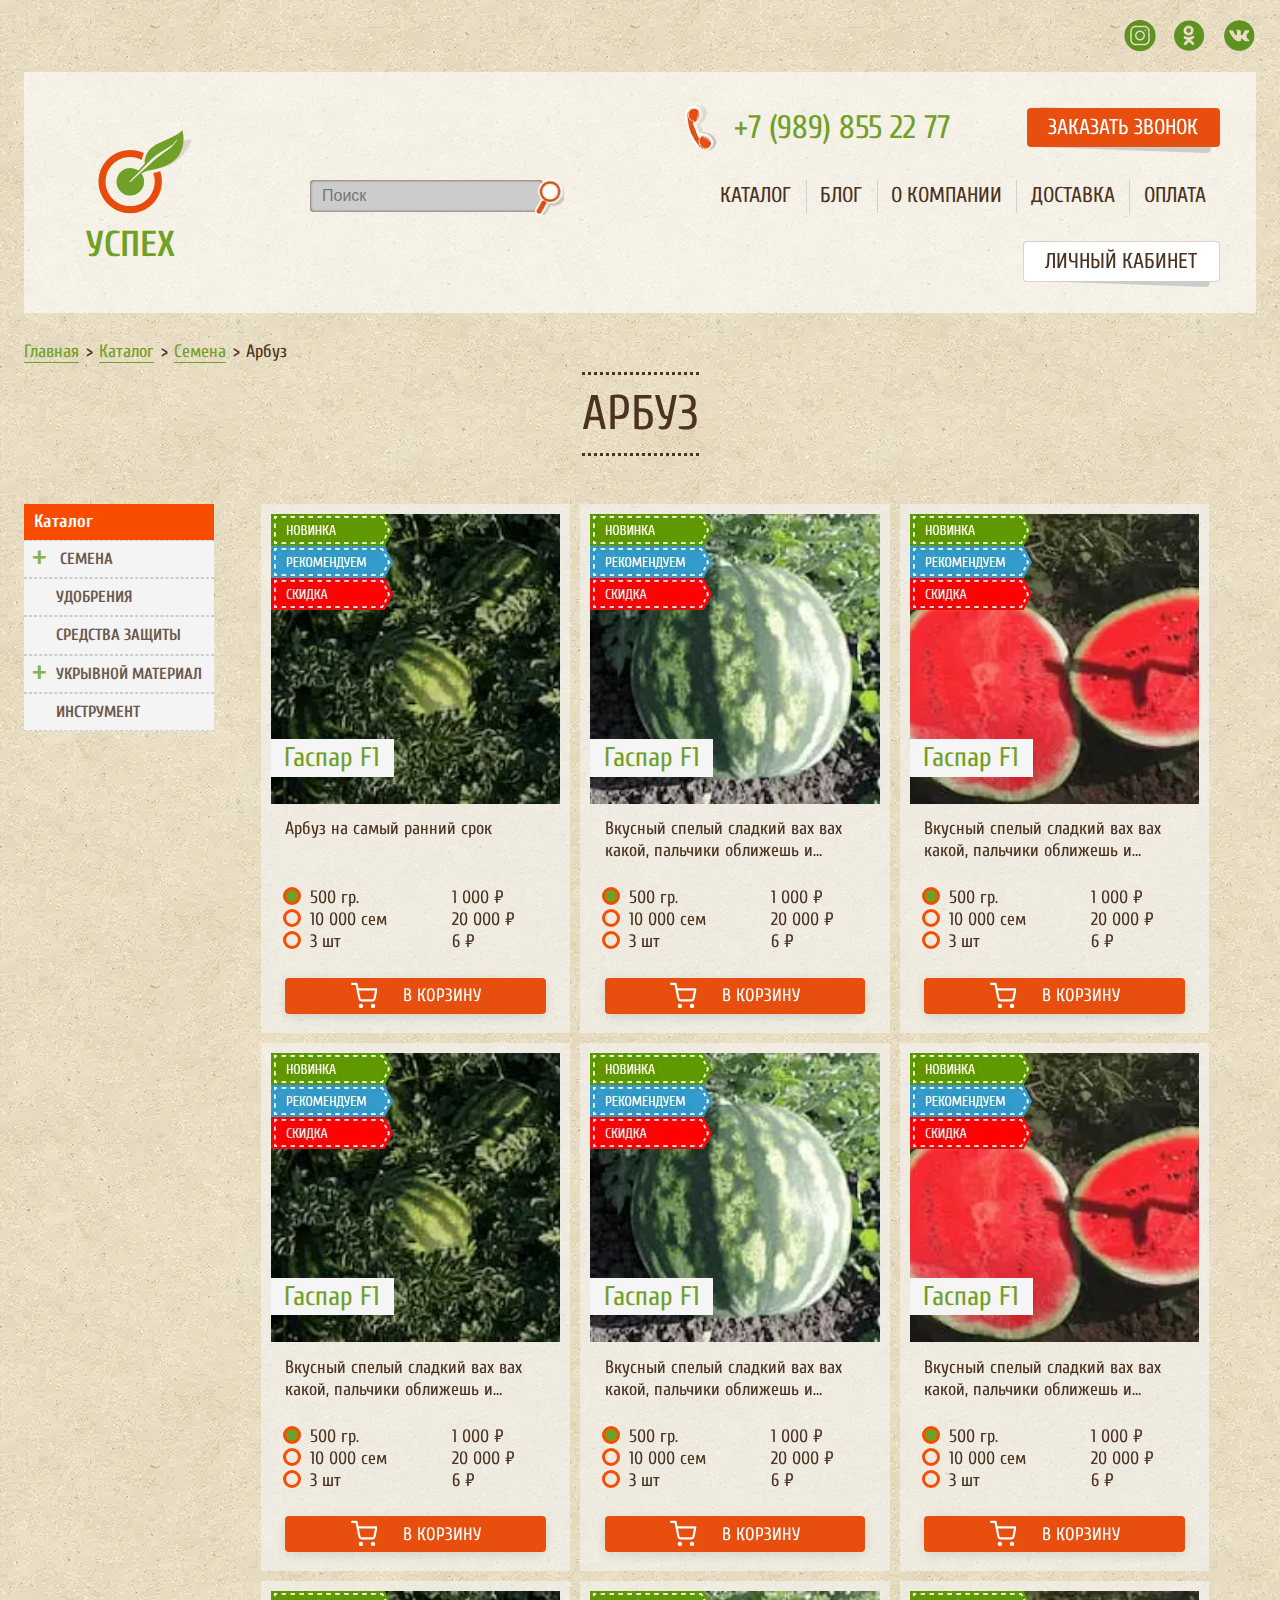
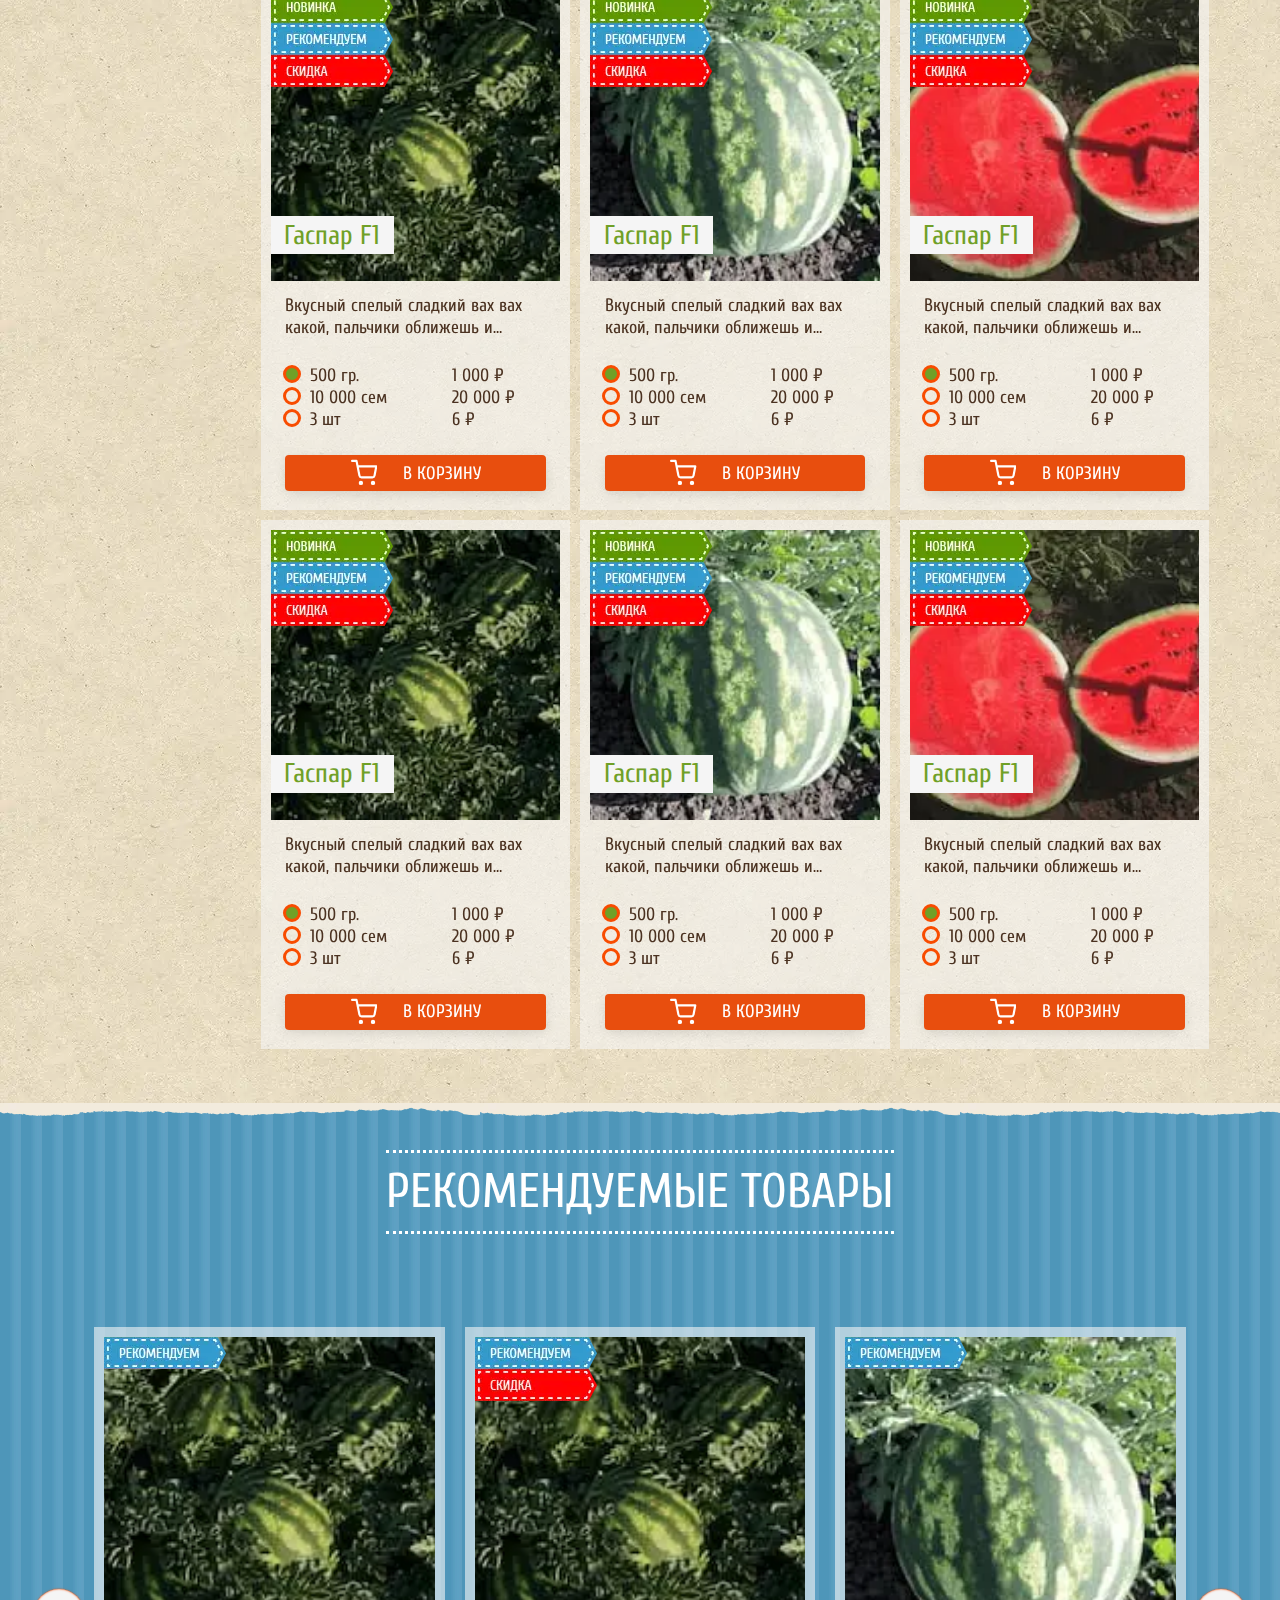
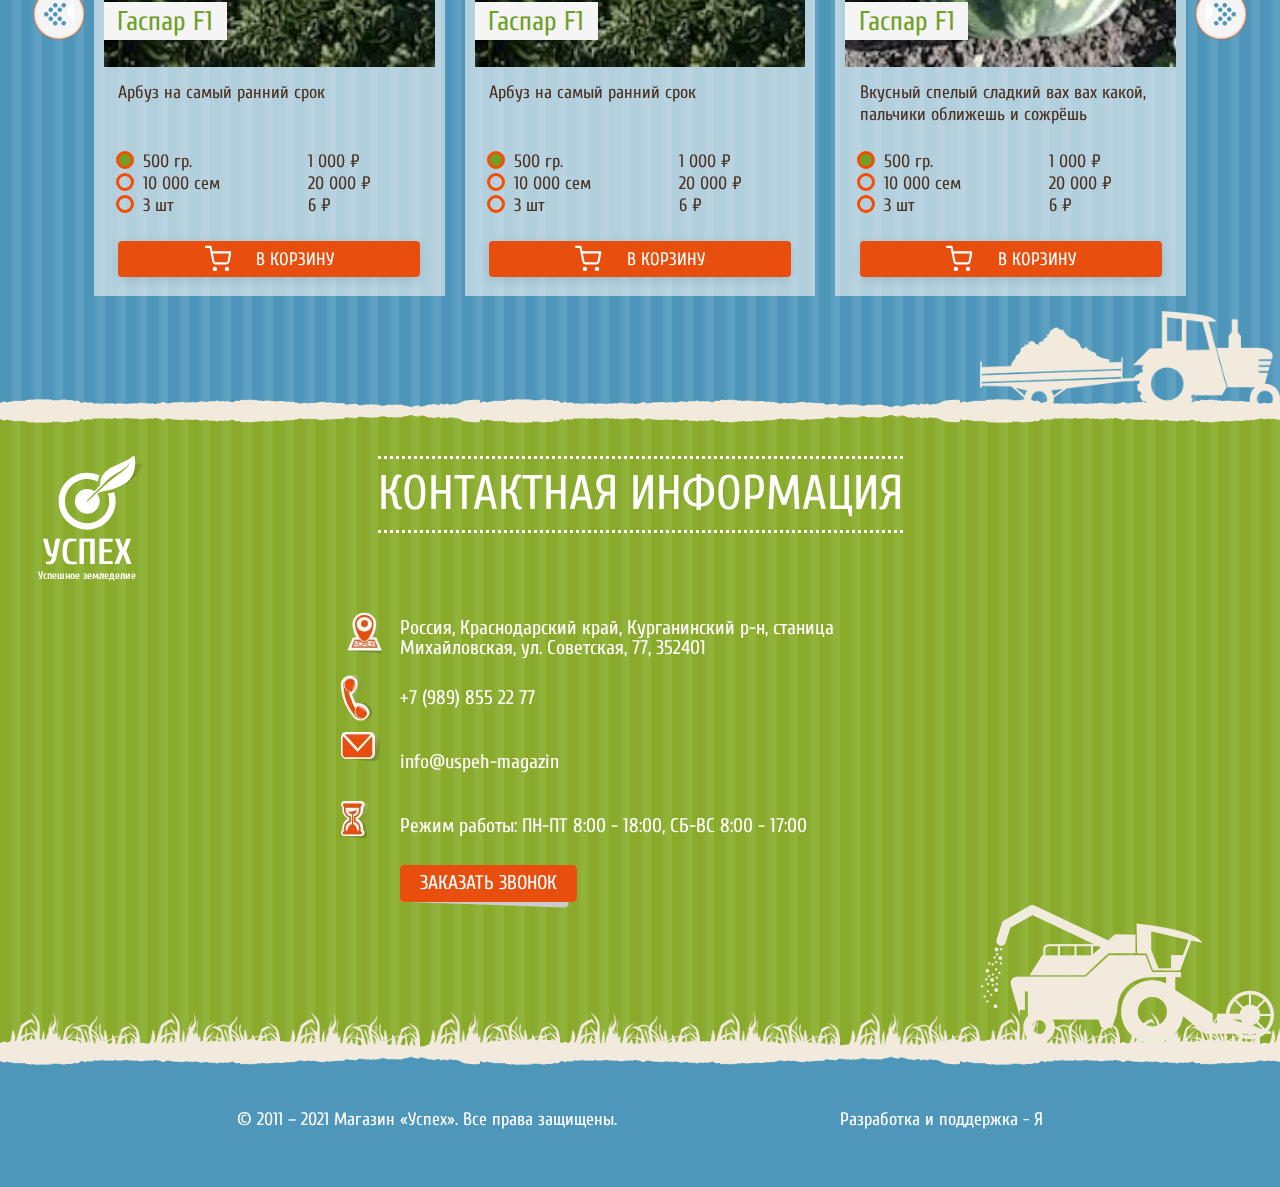
<file: catalog/seeds/watermelon/index.html>
<!doctype html>
<html lang="ru" class="catalog-page">

<head>
    <title> Арбуз </title>



<meta name="author" content=Лагутин Виталий>

<meta charset="utf-8">
<meta name="viewport" content="width=device-width, initial-scale=1">
<meta name="color-scheme" content="light dark">

<!-- Fonts -->
<!-- Cuprum-medium -->
<link rel="preconnect" href="https://fonts.googleapis.com">
<link rel="preconnect" href="https://fonts.gstatic.com" crossorigin>
<link href="https://fonts.googleapis.com/css2?family=Cuprum&display=swap&subset=latin,latin-ext,cyrillic"
    rel="stylesheet">

<style data-target type="text/css">
    :root {
        color-scheme: light dark;
    }
</style>

<!-- BASE  -->
<base href="/">



<!-- normalize.css -->
<link rel="stylesheet" href="styles/normalize.css" type="text/css">
<link rel="stylesheet" href="styles/swiper_slider_bundle.css" type="text/css">

<!-- STYLESHEET -->
<link rel="stylesheet" href="styles/style.min.css" type="text/css">


<!-- SCRIPTS -->
<script src="scripts/swiper-bundle.js" defer></script>
<script src="scripts/main.min.js" type="module" defer></script>

</head>

<body class="catalog-page__body">
    <div class="wrapper">













        <aside class="sidebar" id="sidebar" role="menu">

            <div class="sidebar__close">
                <button class="close" id="sidebar-close" aria-controls="sidebar"
                    aria-label="Свернуть панель навигации по каталогу" title="Свернуть панель навигации по каталогу">
                    <span class="close__icon"></span></button>
            </div>

            <div class="sidebar__container">

                <div class="sidebar__header">
                    <div class="sidebar__profile mobile_hidden">
                        <div class="profile">
                            <div class="profile__avatar">
                                <picture><source srcset="img/user_placeholder.webp" type="image/webp"><img src="img/user_placeholder.jpg" alt="ваш аватар"></picture>
                            </div>
                            <div class="profile__info user">
                                <span class="user__name">Лагутин Виталий</span>
                                <span class="user__status">успешный покупатель</span>
                                <button class="btn btn--white"><span>Зарегистрироваться</span></button>
                                <button class="btn btn--red"><span>войти</span></button>
                            </div>
                        </div>

                    </div>
                </div>

                <div class="sidebar__body">

                    <div class="sidebar__page-navigation mobile_hidden">

                        <nav class="navbar">
                            <ul class="navbar__list">
                                <li class="navbar__item">
    <a class="navbar__link" href=#catalog-category>КАТАЛОГ</a>
</li><li class="navbar__item">
    <a class="navbar__link" href=/blog/>Блог</a>
</li><li class="navbar__item">
    <a class="navbar__link" href=/about/>О компании</a>
</li><li class="navbar__item">
    <a class="navbar__link" href=/delivery/>ДОСТАВКА</a>
</li><li class="navbar__item">
    <a class="navbar__link" href=/payment/>ОПЛАТА</a>
</li>
                            </ul>
                        </nav>

                    </div>

                    <div class="sidebar__catalog mobile_hidden desctop_hidden">
                        <div class="search">
    <form>
        <input type="search" placeholder="Поиск" aria-label="Поиск">
        <button type="submit"></button>
    </form>
</div>
                        <h3 class="catalog__title">Каталог</h3>
                        <ul class="catalog--list">

                            <li>
                                <span> семена</span>
                                <ul>
                                    <li>
                                        <span>Капуста</span>
                                        <ul>
                                            <li><a href="#">белокачанная</a></li>
                                            <li><a href="#">краснокачанная</a></li>
                                            <li><a href="#">цветная</a></li>
                                            <li><a href="#">пекинская</a></li>
                                        </ul>
                                    </li>
                                    <li>
                                        <span>перец</span>
                                        <ul>
                                            <li><a href="#">острый</a></li>
                                            <li><a href="#">сладкий</a></li>
                                        </ul>
                                    </li>
                                    <li><a href="#">томаты</a></li>
                                    <li><a href="/catalog/seeds/watermelon/">арбуз</a></li>
                                    <li><a href="#">дыня</a></li>
                                    <li><a href="#">баклажаны</a></li>
                                    <li><a href="#">фасоль</a></li>
                                    <li><a href="#">кабачки</a></li>
                                    <li><a href="#">кукуруза</a></li>
                                    <li><a href="#">лук</a></li>
                                    <li><a href="#">Огурец</a></li>
                                    <li><a href="#">салат</a></li>
                                    <li><a href="#">зелень</a></li>
                                </ul>
                            </li>
                            <li><a href="#">УДОБРЕНИЯ</a></li>
                            <li><a href="#">Средства защиты</a></li>
                            <li>
                                <span>укрывной материал</span>
                                <ul>
                                    <li><a href="#">Агроспан</a></li>
                                    <li><a href="#">Мульчирующая пленка</a></li>
                                    <li><a href="#">тепличная пленка</a></li>
                                    <li><a href="#">сетка</a></li>
                                </ul>
                            </li>
                            <li>
                                <a href="#">Инструмент</a>
                            </li>

                        </ul>
                    </div>

                    <div class="sidebar__feedback mobile_hidden desctop_hidden">
                        <div class="phone-contact">
                            <div class="phone-contact__logo">
                                <picture><source srcset="icons/logo_1.webp" type="image/webp"><img src="icons/logo_1.png" alt="магазин УСПЕХ"></picture>
                            </div>

                            <div class="phone-contact__link">
                                <div>Магазин УСПЕХ</div>
                                <a class="phone phone--no-icon" href="tel:+79898552277">+7 (989) 855 22 77</a>
                            </div>
                        </div>

                        <button class="btn btn--red" id="feedback" aria-controls="" aria-labelledby="Заказать звонок">
    <span>Заказать звонок</span>
</button>
                        <div class="socials">
    <ul class="socials__list ">
        <li class="socials__item">
            <a href="https://instagram.com/magazin_uspeh_kurganinsk" class="socials__item--insta"></a>
        </li>
        <li class="socials__item">
            <a href="https://ok.ru/" class="socials__item--ok"></a>
        </li>
        <li class="socials__item">
            <a href="https://vk.com/" class="socials__item--vk"></a>
        </li>
    </ul>
</div>
                        <a class="phone phone--no-text phone--icon-pulse" href="tel:+79898552277">+7 (989) 855 22 77</a>
                    </div>

                    <div class="sidebar__cart mobile_hidden desctop_hidden">

                        раздел в разработке

                    </div>

                </div>

            </div>

            <div class="sidebar__footer">
                <nav class="sidebar-nav">
                    <div class="sidebar-nav__container __container">
                        <ul class="sidebar-nav__list">

                            <li class="sidebar-nav__item">
                                <button data-target="sidebar__page-navigation">
                                    <span>главная</span>
                                </button>
                            </li>

                            <li class="sidebar-nav__item __desktop-none">
                                <button data-target="sidebar__catalog">
                                    <span>каталог</span>
                                </button>
                            </li>

                            <li class="sidebar-nav__item">
                                <button data-target="sidebar__feedback">
                                    <span>позвонить</span>
                                </button>
                            </li>

                            <li class="sidebar-nav__item">
                                <button data-target="sidebar__cart">
                                    <span>корзина</span>
                                </button>
                            </li>

                            <li class="sidebar-nav__item __desktop-none">
                                <button data-target="sidebar__profile">
                                    <span>профиль</span>
                                </button>
                            </li>

                        </ul>
                    </div>
                </nav>
            </div>

        </aside>


















        <section class="hero">

            <header class="header">
                <div class="__container">

                    <div class="header__head header-head">
    <ul class="header-head__widgets widgets">
        <li class="widgets__item widgets__item--right">
            <div class="socials">
    <ul class="socials__list ">
        <li class="socials__item">
            <a href="https://instagram.com/magazin_uspeh_kurganinsk" class="socials__item--insta"></a>
        </li>
        <li class="socials__item">
            <a href="https://ok.ru/" class="socials__item--ok"></a>
        </li>
        <li class="socials__item">
            <a href="https://vk.com/" class="socials__item--vk"></a>
        </li>
    </ul>
</div></li>
    </ul>
</div>

                    <div class="header__body header-body">

                        <div class="header-body__logo logo--no-text">
                            <a href="/" class="logo__link" aria-label="Ссылка на главную страницу" title="Вернуться на главную страницу">
    <svg class="logo__icon" version="1.1" xmlns="http://www.w3.org/2000/svg" xmlns:xlink="http://www.w3.org/1999/xlink"
        viewBox="-50 100 1050 654" xml:space="preserve">
        <path class="shadow" d="M874.84,169.63c-2.53,62.96-31.32,119.91-80.68,155.34c-41.13,29.42-84.79,40.81-124.34,55.05
			c46.19-6.01,94.6-16.14,137.31-45.88c62.33-42.71,114.21-108.83,130.98-170.85C921.03,161.72,892.87,167.73,874.84,169.63
			L874.84,169.63z" />
        <path class="leaf" d="M511.32,449.31l43.34-40.5l18.98-17.4c25.31-23.73,51.25-46.82,76.56-70.24
			c33.54-30.69,70.87-55.05,107.25-81.63c31.95-23.41,56.95-47.77,75.3-82.89c1.27-2.53-6.33,5.06-6.96,6.01
			c-6.01,8.23-12.02,15.82-19.3,23.41c-15.5,15.5-34.49,28.16-53.15,39.55c-40.5,25.31-81.31,49.04-116.11,82.26
			c-24.36,23.41-48.72,49.67-72.77,74.03l-18.03,18.35l-41.76,42.08l-31.64,31.95l-1.27,6.01l6.64-0.63L511.32,449.31z
			M538.21,393.94l46.51-52.2c-2.85-72.13,43.03-124.97,105.99-153.13c81.94-36.7,140.79-58.53,177.17-96.81
			c24.04,89.85-1.58,184.77-69.92,233.17c-65.49,46.82-147.75,61.06-189.51,69.29c-19.62,3.8-34.49,11.71-48.09,21.51
			c1.27,1.9,2.53,3.48,3.8,5.38c31.32,48.09,17.4,112-30.37,143.32c-48.09,31.01-112,17.4-143.32-30.69
			c-31.01-47.77-17.4-112,30.69-143C457.85,366.73,504.67,369.26,538.21,393.94L538.21,393.94z" />
        <path class="circle" d="M476.2,238.6c36.7,0,71.82,8.23,102.82,23.41c-7.28,16.14-12.34,33.54-15.19,51.89
			c-25.94-13.92-56-22.15-87.64-22.15c-50.94,0-97.13,20.56-130.35,54.1c-33.54,33.22-54.1,79.41-54.1,130.35
			s20.56,96.81,54.1,130.35c33.22,33.22,79.41,53.78,130.35,53.78c50.94,0,96.81-20.56,130.35-53.78
			c33.22-33.54,53.78-79.41,53.78-130.35c0-22.15-3.8-43.66-11.07-63.28c16.14-3.48,33.54-7.91,51.89-13.29
			c8.23,24.04,12.66,49.67,12.66,76.56c0,65.49-26.58,124.97-69.6,168c-43.03,43.03-102.51,69.6-168,69.6
			c-65.81,0-124.97-26.58-168-69.6c-43.03-43.03-69.6-102.51-69.6-168c0-65.81,26.58-124.97,69.6-168S410.39,238.6,476.2,238.6
			L476.2,238.6z" />
    </svg>
    <span class="logo__title">Успех</span>
    <span class="logo__text">Успешное земледелие</span>
</a>
                        </div>

                        <div class="header-body__tools">

                            <div class="widget phone  grid__item grid__item--1">
                                <a class="phone__link" href="tel:+79898552277">+7 (989) 855 22 77</a>
                            </div>

                            <div class="widget feedback  grid__item grid__item--2">
                                <button class="btn btn--red" id="feedback" aria-controls="" aria-labelledby="Заказать звонок">
    <span>Заказать звонок</span>
</button>
                            </div>

                            <div class="widget search grid__item grid__item--3">
                                <div class="search">
    <form>
        <input type="search" placeholder="Поиск" aria-label="Поиск">
        <button type="submit"></button>
    </form>
</div>
                            </div>

                            <nav class="navbar grid__item grid__item--navbar">
                                <ul class="navbar__list">
                                    <li class="navbar__item">
    <a class="navbar__link" href=#catalog-category>КАТАЛОГ</a>
</li><li class="navbar__item">
    <a class="navbar__link" href=/blog/>Блог</a>
</li><li class="navbar__item">
    <a class="navbar__link" href=/about/>О компании</a>
</li><li class="navbar__item">
    <a class="navbar__link" href=/delivery/>ДОСТАВКА</a>
</li><li class="navbar__item">
    <a class="navbar__link" href=/payment/>ОПЛАТА</a>
</li>

                                </ul>

                            </nav>

                            <div class="header-body__lk lk  grid__item grid__item--5">
                                <button class="btn btn--white btn--no-icon" id="burger-sidebar" aria-controls="sidebar"
    aria-label="Открыть панель навигации по каталогу" data-target="sidebar__feedback">

    <span>Личный кабинет</span>

</button>
                            </div>



                        </div>

                    </div>

                    <div class="header__footer header-footer">

                        <ul class="header-footer__widgets widgets">
                            <li class="widgets__item widgets__item--left">
                                <nav class="breadcrumbs" aria-label="breadcrumbs">
                                    <ol class="breadcrumbs__list">

                                        
<li>
    <a href=/ >Главная</a>
</li>

<li>
    <a href=/#catalog-category >Каталог</a>
</li>

<li>
    <a href=/catalog/seeds >Семена</a>
</li>

<li>
    <a href=/catalog/seeds/watermelon aria-current="location" >Арбуз</a>
</li>


                                    </ol>
                                </nav>
                            </li>



                        </ul>


                    </div>

                </div>

            </header>

            <div class="hero__logo">
                <div class="logo logo--no-text">
                    <a href="/" class="logo__link" aria-label="Ссылка на главную страницу" title="Вернуться на главную страницу">
    <svg class="logo__icon" version="1.1" xmlns="http://www.w3.org/2000/svg" xmlns:xlink="http://www.w3.org/1999/xlink"
        viewBox="-50 100 1050 654" xml:space="preserve">
        <path class="shadow" d="M874.84,169.63c-2.53,62.96-31.32,119.91-80.68,155.34c-41.13,29.42-84.79,40.81-124.34,55.05
			c46.19-6.01,94.6-16.14,137.31-45.88c62.33-42.71,114.21-108.83,130.98-170.85C921.03,161.72,892.87,167.73,874.84,169.63
			L874.84,169.63z" />
        <path class="leaf" d="M511.32,449.31l43.34-40.5l18.98-17.4c25.31-23.73,51.25-46.82,76.56-70.24
			c33.54-30.69,70.87-55.05,107.25-81.63c31.95-23.41,56.95-47.77,75.3-82.89c1.27-2.53-6.33,5.06-6.96,6.01
			c-6.01,8.23-12.02,15.82-19.3,23.41c-15.5,15.5-34.49,28.16-53.15,39.55c-40.5,25.31-81.31,49.04-116.11,82.26
			c-24.36,23.41-48.72,49.67-72.77,74.03l-18.03,18.35l-41.76,42.08l-31.64,31.95l-1.27,6.01l6.64-0.63L511.32,449.31z
			M538.21,393.94l46.51-52.2c-2.85-72.13,43.03-124.97,105.99-153.13c81.94-36.7,140.79-58.53,177.17-96.81
			c24.04,89.85-1.58,184.77-69.92,233.17c-65.49,46.82-147.75,61.06-189.51,69.29c-19.62,3.8-34.49,11.71-48.09,21.51
			c1.27,1.9,2.53,3.48,3.8,5.38c31.32,48.09,17.4,112-30.37,143.32c-48.09,31.01-112,17.4-143.32-30.69
			c-31.01-47.77-17.4-112,30.69-143C457.85,366.73,504.67,369.26,538.21,393.94L538.21,393.94z" />
        <path class="circle" d="M476.2,238.6c36.7,0,71.82,8.23,102.82,23.41c-7.28,16.14-12.34,33.54-15.19,51.89
			c-25.94-13.92-56-22.15-87.64-22.15c-50.94,0-97.13,20.56-130.35,54.1c-33.54,33.22-54.1,79.41-54.1,130.35
			s20.56,96.81,54.1,130.35c33.22,33.22,79.41,53.78,130.35,53.78c50.94,0,96.81-20.56,130.35-53.78
			c33.22-33.54,53.78-79.41,53.78-130.35c0-22.15-3.8-43.66-11.07-63.28c16.14-3.48,33.54-7.91,51.89-13.29
			c8.23,24.04,12.66,49.67,12.66,76.56c0,65.49-26.58,124.97-69.6,168c-43.03,43.03-102.51,69.6-168,69.6
			c-65.81,0-124.97-26.58-168-69.6c-43.03-43.03-69.6-102.51-69.6-168c0-65.81,26.58-124.97,69.6-168S410.39,238.6,476.2,238.6
			L476.2,238.6z" />
    </svg>
    <span class="logo__title">Успех</span>
    <span class="logo__text">Успешное земледелие</span>
</a>
                </div>

            </div>

        </section>













        <main>

            <section class="section">


                <div class="__container">
                    <h2 class="section__title">Арбуз</h2>

                </div>


                <div class="section__container catalog__container __container">


                    <div class="section__left-column catalog">
                        <h3 class="catalog__title">Каталог</h3>
                        <ul class="catalog--list">

                            <li>
                                <span> семена</span>
                                <ul>
                                    <li>
                                        <span>Капуста</span>
                                        <ul>
                                            <li><a href="#">белокачанная</a></li>
                                            <li><a href="#">краснокачанная</a></li>
                                            <li><a href="#">цветная</a></li>
                                            <li><a href="#">пекинская</a></li>
                                        </ul>
                                    </li>
                                    <li>
                                        <span>перец</span>
                                        <ul>
                                            <li><a href="#">острый</a></li>
                                            <li><a href="#">сладкий</a></li>
                                        </ul>
                                    </li>
                                    <li><a href="#">томаты</a></li>
                                    <li><a href="/catalog/seeds/watermelon/">арбуз</a></li>
                                    <li><a href="#">дыня</a></li>
                                    <li><a href="#">баклажаны</a></li>
                                    <li><a href="#">фасоль</a></li>
                                    <li><a href="#">кабачки</a></li>
                                    <li><a href="#">кукуруза</a></li>
                                    <li><a href="#">лук</a></li>
                                    <li><a href="#">Огурец</a></li>
                                    <li><a href="#">салат</a></li>
                                    <li><a href="#">зелень</a></li>
                                </ul>
                            </li>
                            <li><a href="#">УДОБРЕНИЯ</a></li>
                            <li><a href="#">Средства защиты</a></li>
                            <li>
                                <span>укрывной материал</span>
                                <ul>
                                    <li><a href="#">Агроспан</a></li>
                                    <li><a href="#">Мульчирующая пленка</a></li>
                                    <li><a href="#">тепличная пленка</a></li>
                                    <li><a href="#">сетка</a></li>
                                </ul>
                            </li>
                            <li>
                                <a href="#">Инструмент</a>
                            </li>

                        </ul>
                    </div>

                    <div class="section__content">

                        <div class="catalog">

                            <ul class="catalog--grid goods">

                                <li class="goods__item" aria-haspopup="true">
    <a href="/catalog/seeds/watermelon/gaspar-f1/" class="goods__link">
        <div class="goods__badge badge">
            <span class="badge__new" onclick="this.hidden = 'true'"></span>
            <span class="badge__recommendation" onclick="this.hidden = 'true'"></span>
            <span class="badge__discount" onclick="this.hidden = 'true'"></span>
        </div>
        <picture>
            <source media="(min-width: 2559px)" srcset="img/catalog/seeds/watermelon/gaspar-f1_3.h352.webp 1x, img/catalog/seeds/watermelon/gaspar-f1_3@2x.webp 2x"
                type="image/webp">
            <source media="(min-width: 2559px)" srcset="img/catalog/seeds/watermelon/gaspar-f1_3.h352.jpg 1x, img/catalog/seeds/watermelon/gaspar-f1_3@2x.jpg 2x"
                type="image/jpg">

            <source srcset="img/catalog/seeds/watermelon/gaspar-f1_3.h245.webp 1x,img/catalog/seeds/watermelon/gaspar-f1_3.h352.webp 2x" type="image/webp">
            <source srcset="img/catalog/seeds/watermelon/gaspar-f1_3.h245.jpg 1x,img/catalog/seeds/watermelon/gaspar-f1_3.h352.jpg 2x" type="image/jpg">

            <img src="img/catalog/seeds/watermelon/gaspar-f1_3.h245.jpg" alt="Гаспар F1">
        </picture>

        <span class="goods__name">Гаспар F1</span>


    </a>
    <div class="goods__info">

        <span class="goods__description">Арбуз на самый ранний срок</span>

    </div>
    <div class="goods__tools">
        <form class="choice-stack">
            <table>
                <tbody>
                    <tr>

                        <td class="choice-stack__input">

                            <input type="radio" id="stack-1" name="stack" value="1000" checked />

                            <label for="stack-1">
                                <span class="stack-count">500</span>
                                <span class="stack__var">гр.</span>
                            </label>

                        </td>

                        <td class="choice-stack__price">

                            <span class="price">1 000 </span>
                            <span class="currency">&#x20bd;</span>

                        </td>

                    </tr>

                    <tr>

                        <td class="choice-stack__input">

                            <input type="radio" id="stack-2" name="stack" value="20000" />

                            <label for="stack-2">

                                <span class="stack-count">10 000</span>
                                <span class="stack__var">сем</span>

                            </label>
                        </td>

                        <td class="choice-stack__price">
                            <span class="price">20 000 </span>
                            <span class="currency">&#x20bd;</span>
                        </td>

                    </tr>

                    <tr>

                        <td class="choice-stack__input">

                            <input type="radio" id="stack-3" name="stack" value="20000" />

                            <label for="stack-3">

                                <span class="stack-count">3</span>
                                <span class="stack__var">шт</span>

                            </label>
                        </td>

                        <td class="choice-stack__price">
                            <span class="price">6 </span>
                            <span class="currency">&#x20bd;</span>
                        </td>

                    </tr>
                </tbody>

            </table>
        </form>

    </div>
    <div class="goods__action">
        <button class="btn btn--cart btn--fluid goods__to-cart" onclick="this.classList.toggle('added')">
            <i class="btn__icon">
                <svg class="goods-1" width="24" height="24" viewBox="0 0 24 24" xmlns="http://www.w3.org/2000/svg">
                    <rect width="24" height="24" rx="2" />
                </svg>
                <svg class="goods-2" width="24" height="24" viewBox="0 0 24 24" xmlns="http://www.w3.org/2000/svg">
                    <rect width="24" height="24" rx="2" />
                </svg>
                <svg class="cart-icon" xmlns="http://www.w3.org/2000/svg" viewBox="0 0 24 24">
                    <circle cx="9" cy="21" r="1"></circle>
                    <circle cx="20" cy="21" r="1"></circle>
                    <path d="M1 1h4l2.68 13.39a2 2 0 0 0 2 1.61h9.72a2 2 0 0 0 2-1.61L23 6H6"></path>
                </svg>
                <svg class="tick" xmlns="http://www.w3.org/2000/svg" viewBox="0 0 24 24">
                    <path fill="none" d="M0 0h24v24H0V0z" />
                    <path fill="#ffffff"
                        d="M12 2C6.48 2 2 6.48 2 12s4.48 10 10 10 10-4.48 10-10S17.52 2 12 2zM9.29 16.29L5.7 12.7c-.39-.39-.39-1.02 0-1.41.39-.39 1.02-.39 1.41 0L10 14.17l6.88-6.88c.39-.39 1.02-.39 1.41 0 .39.39.39 1.02 0 1.41l-7.59 7.59c-.38.39-1.02.39-1.41 0z" />
                </svg>
            </i>
            <span class="add-to-cart">в корзину</span>
            <span class="added-to-cart">добавлено</span>
        </button>

    </div>

</li><li class="goods__item" aria-haspopup="true">
    <a href="/catalog/seeds/watermelon/gaspar-f1/" class="goods__link">
        <div class="goods__badge badge">
            <span class="badge__new" onclick="this.hidden = 'true'"></span>
            <span class="badge__recommendation" onclick="this.hidden = 'true'"></span>
            <span class="badge__discount" onclick="this.hidden = 'true'"></span>
        </div>
        <picture>
            <source media="(min-width: 2559px)" srcset="img/catalog/seeds/watermelon/gaspar-f1_2.h352.webp 1x, img/catalog/seeds/watermelon/gaspar-f1_2@2x.webp 2x"
                type="image/webp">
            <source media="(min-width: 2559px)" srcset="img/catalog/seeds/watermelon/gaspar-f1_2.h352.jpg 1x, img/catalog/seeds/watermelon/gaspar-f1_2@2x.jpg 2x"
                type="image/jpg">

            <source srcset="img/catalog/seeds/watermelon/gaspar-f1_2.h245.webp 1x,img/catalog/seeds/watermelon/gaspar-f1_2.h352.webp 2x" type="image/webp">
            <source srcset="img/catalog/seeds/watermelon/gaspar-f1_2.h245.jpg 1x,img/catalog/seeds/watermelon/gaspar-f1_2.h352.jpg 2x" type="image/jpg">

            <img src="img/catalog/seeds/watermelon/gaspar-f1_2.h245.jpg" alt="Гаспар F1">
        </picture>

        <span class="goods__name">Гаспар F1</span>


    </a>
    <div class="goods__info">

        <span class="goods__description">Вкусный спелый сладкий вах вах какой, пальчики оближешь и сожрёшь</span>

    </div>
    <div class="goods__tools">
        <form class="choice-stack">
            <table>
                <tbody>
                    <tr>

                        <td class="choice-stack__input">

                            <input type="radio" id="stack-1" name="stack" value="1000" checked />

                            <label for="stack-1">
                                <span class="stack-count">500</span>
                                <span class="stack__var">гр.</span>
                            </label>

                        </td>

                        <td class="choice-stack__price">

                            <span class="price">1 000 </span>
                            <span class="currency">&#x20bd;</span>

                        </td>

                    </tr>

                    <tr>

                        <td class="choice-stack__input">

                            <input type="radio" id="stack-2" name="stack" value="20000" />

                            <label for="stack-2">

                                <span class="stack-count">10 000</span>
                                <span class="stack__var">сем</span>

                            </label>
                        </td>

                        <td class="choice-stack__price">
                            <span class="price">20 000 </span>
                            <span class="currency">&#x20bd;</span>
                        </td>

                    </tr>

                    <tr>

                        <td class="choice-stack__input">

                            <input type="radio" id="stack-3" name="stack" value="20000" />

                            <label for="stack-3">

                                <span class="stack-count">3</span>
                                <span class="stack__var">шт</span>

                            </label>
                        </td>

                        <td class="choice-stack__price">
                            <span class="price">6 </span>
                            <span class="currency">&#x20bd;</span>
                        </td>

                    </tr>
                </tbody>

            </table>
        </form>

    </div>
    <div class="goods__action">
        <button class="btn btn--cart btn--fluid goods__to-cart" onclick="this.classList.toggle('added')">
            <i class="btn__icon">
                <svg class="goods-1" width="24" height="24" viewBox="0 0 24 24" xmlns="http://www.w3.org/2000/svg">
                    <rect width="24" height="24" rx="2" />
                </svg>
                <svg class="goods-2" width="24" height="24" viewBox="0 0 24 24" xmlns="http://www.w3.org/2000/svg">
                    <rect width="24" height="24" rx="2" />
                </svg>
                <svg class="cart-icon" xmlns="http://www.w3.org/2000/svg" viewBox="0 0 24 24">
                    <circle cx="9" cy="21" r="1"></circle>
                    <circle cx="20" cy="21" r="1"></circle>
                    <path d="M1 1h4l2.68 13.39a2 2 0 0 0 2 1.61h9.72a2 2 0 0 0 2-1.61L23 6H6"></path>
                </svg>
                <svg class="tick" xmlns="http://www.w3.org/2000/svg" viewBox="0 0 24 24">
                    <path fill="none" d="M0 0h24v24H0V0z" />
                    <path fill="#ffffff"
                        d="M12 2C6.48 2 2 6.48 2 12s4.48 10 10 10 10-4.48 10-10S17.52 2 12 2zM9.29 16.29L5.7 12.7c-.39-.39-.39-1.02 0-1.41.39-.39 1.02-.39 1.41 0L10 14.17l6.88-6.88c.39-.39 1.02-.39 1.41 0 .39.39.39 1.02 0 1.41l-7.59 7.59c-.38.39-1.02.39-1.41 0z" />
                </svg>
            </i>
            <span class="add-to-cart">в корзину</span>
            <span class="added-to-cart">добавлено</span>
        </button>

    </div>

</li><li class="goods__item" aria-haspopup="true">
    <a href="/catalog/seeds/watermelon/gaspar-f1/" class="goods__link">
        <div class="goods__badge badge">
            <span class="badge__new" onclick="this.hidden = 'true'"></span>
            <span class="badge__recommendation" onclick="this.hidden = 'true'"></span>
            <span class="badge__discount" onclick="this.hidden = 'true'"></span>
        </div>
        <picture>
            <source media="(min-width: 2559px)" srcset="img/catalog/seeds/watermelon/gaspar-f1.h352.webp 1x, img/catalog/seeds/watermelon/gaspar-f1@2x.webp 2x"
                type="image/webp">
            <source media="(min-width: 2559px)" srcset="img/catalog/seeds/watermelon/gaspar-f1.h352.jpg 1x, img/catalog/seeds/watermelon/gaspar-f1@2x.jpg 2x"
                type="image/jpg">

            <source srcset="img/catalog/seeds/watermelon/gaspar-f1.h245.webp 1x,img/catalog/seeds/watermelon/gaspar-f1.h352.webp 2x" type="image/webp">
            <source srcset="img/catalog/seeds/watermelon/gaspar-f1.h245.jpg 1x,img/catalog/seeds/watermelon/gaspar-f1.h352.jpg 2x" type="image/jpg">

            <img src="img/catalog/seeds/watermelon/gaspar-f1.h245.jpg" alt="Гаспар F1">
        </picture>

        <span class="goods__name">Гаспар F1</span>


    </a>
    <div class="goods__info">

        <span class="goods__description">Вкусный спелый сладкий вах вах какой, пальчики оближешь и сожрёшь</span>

    </div>
    <div class="goods__tools">
        <form class="choice-stack">
            <table>
                <tbody>
                    <tr>

                        <td class="choice-stack__input">

                            <input type="radio" id="stack-1" name="stack" value="1000" checked />

                            <label for="stack-1">
                                <span class="stack-count">500</span>
                                <span class="stack__var">гр.</span>
                            </label>

                        </td>

                        <td class="choice-stack__price">

                            <span class="price">1 000 </span>
                            <span class="currency">&#x20bd;</span>

                        </td>

                    </tr>

                    <tr>

                        <td class="choice-stack__input">

                            <input type="radio" id="stack-2" name="stack" value="20000" />

                            <label for="stack-2">

                                <span class="stack-count">10 000</span>
                                <span class="stack__var">сем</span>

                            </label>
                        </td>

                        <td class="choice-stack__price">
                            <span class="price">20 000 </span>
                            <span class="currency">&#x20bd;</span>
                        </td>

                    </tr>

                    <tr>

                        <td class="choice-stack__input">

                            <input type="radio" id="stack-3" name="stack" value="20000" />

                            <label for="stack-3">

                                <span class="stack-count">3</span>
                                <span class="stack__var">шт</span>

                            </label>
                        </td>

                        <td class="choice-stack__price">
                            <span class="price">6 </span>
                            <span class="currency">&#x20bd;</span>
                        </td>

                    </tr>
                </tbody>

            </table>
        </form>

    </div>
    <div class="goods__action">
        <button class="btn btn--cart btn--fluid goods__to-cart" onclick="this.classList.toggle('added')">
            <i class="btn__icon">
                <svg class="goods-1" width="24" height="24" viewBox="0 0 24 24" xmlns="http://www.w3.org/2000/svg">
                    <rect width="24" height="24" rx="2" />
                </svg>
                <svg class="goods-2" width="24" height="24" viewBox="0 0 24 24" xmlns="http://www.w3.org/2000/svg">
                    <rect width="24" height="24" rx="2" />
                </svg>
                <svg class="cart-icon" xmlns="http://www.w3.org/2000/svg" viewBox="0 0 24 24">
                    <circle cx="9" cy="21" r="1"></circle>
                    <circle cx="20" cy="21" r="1"></circle>
                    <path d="M1 1h4l2.68 13.39a2 2 0 0 0 2 1.61h9.72a2 2 0 0 0 2-1.61L23 6H6"></path>
                </svg>
                <svg class="tick" xmlns="http://www.w3.org/2000/svg" viewBox="0 0 24 24">
                    <path fill="none" d="M0 0h24v24H0V0z" />
                    <path fill="#ffffff"
                        d="M12 2C6.48 2 2 6.48 2 12s4.48 10 10 10 10-4.48 10-10S17.52 2 12 2zM9.29 16.29L5.7 12.7c-.39-.39-.39-1.02 0-1.41.39-.39 1.02-.39 1.41 0L10 14.17l6.88-6.88c.39-.39 1.02-.39 1.41 0 .39.39.39 1.02 0 1.41l-7.59 7.59c-.38.39-1.02.39-1.41 0z" />
                </svg>
            </i>
            <span class="add-to-cart">в корзину</span>
            <span class="added-to-cart">добавлено</span>
        </button>

    </div>

</li><li class="goods__item" aria-haspopup="true">
    <a href="/catalog/seeds/watermelon/gaspar-f1/" class="goods__link">
        <div class="goods__badge badge">
            <span class="badge__new" onclick="this.hidden = 'true'"></span>
            <span class="badge__recommendation" onclick="this.hidden = 'true'"></span>
            <span class="badge__discount" onclick="this.hidden = 'true'"></span>
        </div>
        <picture>
            <source media="(min-width: 2559px)" srcset="img/catalog/seeds/watermelon/gaspar-f1_3.h352.webp 1x, img/catalog/seeds/watermelon/gaspar-f1_3@2x.webp 2x"
                type="image/webp">
            <source media="(min-width: 2559px)" srcset="img/catalog/seeds/watermelon/gaspar-f1_3.h352.jpg 1x, img/catalog/seeds/watermelon/gaspar-f1_3@2x.jpg 2x"
                type="image/jpg">

            <source srcset="img/catalog/seeds/watermelon/gaspar-f1_3.h245.webp 1x,img/catalog/seeds/watermelon/gaspar-f1_3.h352.webp 2x" type="image/webp">
            <source srcset="img/catalog/seeds/watermelon/gaspar-f1_3.h245.jpg 1x,img/catalog/seeds/watermelon/gaspar-f1_3.h352.jpg 2x" type="image/jpg">

            <img src="img/catalog/seeds/watermelon/gaspar-f1_3.h245.jpg" alt="Гаспар F1">
        </picture>

        <span class="goods__name">Гаспар F1</span>


    </a>
    <div class="goods__info">

        <span class="goods__description">Вкусный спелый сладкий вах вах какой, пальчики оближешь и сожрёшь</span>

    </div>
    <div class="goods__tools">
        <form class="choice-stack">
            <table>
                <tbody>
                    <tr>

                        <td class="choice-stack__input">

                            <input type="radio" id="stack-1" name="stack" value="1000" checked />

                            <label for="stack-1">
                                <span class="stack-count">500</span>
                                <span class="stack__var">гр.</span>
                            </label>

                        </td>

                        <td class="choice-stack__price">

                            <span class="price">1 000 </span>
                            <span class="currency">&#x20bd;</span>

                        </td>

                    </tr>

                    <tr>

                        <td class="choice-stack__input">

                            <input type="radio" id="stack-2" name="stack" value="20000" />

                            <label for="stack-2">

                                <span class="stack-count">10 000</span>
                                <span class="stack__var">сем</span>

                            </label>
                        </td>

                        <td class="choice-stack__price">
                            <span class="price">20 000 </span>
                            <span class="currency">&#x20bd;</span>
                        </td>

                    </tr>

                    <tr>

                        <td class="choice-stack__input">

                            <input type="radio" id="stack-3" name="stack" value="20000" />

                            <label for="stack-3">

                                <span class="stack-count">3</span>
                                <span class="stack__var">шт</span>

                            </label>
                        </td>

                        <td class="choice-stack__price">
                            <span class="price">6 </span>
                            <span class="currency">&#x20bd;</span>
                        </td>

                    </tr>
                </tbody>

            </table>
        </form>

    </div>
    <div class="goods__action">
        <button class="btn btn--cart btn--fluid goods__to-cart" onclick="this.classList.toggle('added')">
            <i class="btn__icon">
                <svg class="goods-1" width="24" height="24" viewBox="0 0 24 24" xmlns="http://www.w3.org/2000/svg">
                    <rect width="24" height="24" rx="2" />
                </svg>
                <svg class="goods-2" width="24" height="24" viewBox="0 0 24 24" xmlns="http://www.w3.org/2000/svg">
                    <rect width="24" height="24" rx="2" />
                </svg>
                <svg class="cart-icon" xmlns="http://www.w3.org/2000/svg" viewBox="0 0 24 24">
                    <circle cx="9" cy="21" r="1"></circle>
                    <circle cx="20" cy="21" r="1"></circle>
                    <path d="M1 1h4l2.68 13.39a2 2 0 0 0 2 1.61h9.72a2 2 0 0 0 2-1.61L23 6H6"></path>
                </svg>
                <svg class="tick" xmlns="http://www.w3.org/2000/svg" viewBox="0 0 24 24">
                    <path fill="none" d="M0 0h24v24H0V0z" />
                    <path fill="#ffffff"
                        d="M12 2C6.48 2 2 6.48 2 12s4.48 10 10 10 10-4.48 10-10S17.52 2 12 2zM9.29 16.29L5.7 12.7c-.39-.39-.39-1.02 0-1.41.39-.39 1.02-.39 1.41 0L10 14.17l6.88-6.88c.39-.39 1.02-.39 1.41 0 .39.39.39 1.02 0 1.41l-7.59 7.59c-.38.39-1.02.39-1.41 0z" />
                </svg>
            </i>
            <span class="add-to-cart">в корзину</span>
            <span class="added-to-cart">добавлено</span>
        </button>

    </div>

</li><li class="goods__item" aria-haspopup="true">
    <a href="/catalog/seeds/watermelon/gaspar-f1/" class="goods__link">
        <div class="goods__badge badge">
            <span class="badge__new" onclick="this.hidden = 'true'"></span>
            <span class="badge__recommendation" onclick="this.hidden = 'true'"></span>
            <span class="badge__discount" onclick="this.hidden = 'true'"></span>
        </div>
        <picture>
            <source media="(min-width: 2559px)" srcset="img/catalog/seeds/watermelon/gaspar-f1_2.h352.webp 1x, img/catalog/seeds/watermelon/gaspar-f1_2@2x.webp 2x"
                type="image/webp">
            <source media="(min-width: 2559px)" srcset="img/catalog/seeds/watermelon/gaspar-f1_2.h352.jpg 1x, img/catalog/seeds/watermelon/gaspar-f1_2@2x.jpg 2x"
                type="image/jpg">

            <source srcset="img/catalog/seeds/watermelon/gaspar-f1_2.h245.webp 1x,img/catalog/seeds/watermelon/gaspar-f1_2.h352.webp 2x" type="image/webp">
            <source srcset="img/catalog/seeds/watermelon/gaspar-f1_2.h245.jpg 1x,img/catalog/seeds/watermelon/gaspar-f1_2.h352.jpg 2x" type="image/jpg">

            <img src="img/catalog/seeds/watermelon/gaspar-f1_2.h245.jpg" alt="Гаспар F1">
        </picture>

        <span class="goods__name">Гаспар F1</span>


    </a>
    <div class="goods__info">

        <span class="goods__description">Вкусный спелый сладкий вах вах какой, пальчики оближешь и сожрёшь</span>

    </div>
    <div class="goods__tools">
        <form class="choice-stack">
            <table>
                <tbody>
                    <tr>

                        <td class="choice-stack__input">

                            <input type="radio" id="stack-1" name="stack" value="1000" checked />

                            <label for="stack-1">
                                <span class="stack-count">500</span>
                                <span class="stack__var">гр.</span>
                            </label>

                        </td>

                        <td class="choice-stack__price">

                            <span class="price">1 000 </span>
                            <span class="currency">&#x20bd;</span>

                        </td>

                    </tr>

                    <tr>

                        <td class="choice-stack__input">

                            <input type="radio" id="stack-2" name="stack" value="20000" />

                            <label for="stack-2">

                                <span class="stack-count">10 000</span>
                                <span class="stack__var">сем</span>

                            </label>
                        </td>

                        <td class="choice-stack__price">
                            <span class="price">20 000 </span>
                            <span class="currency">&#x20bd;</span>
                        </td>

                    </tr>

                    <tr>

                        <td class="choice-stack__input">

                            <input type="radio" id="stack-3" name="stack" value="20000" />

                            <label for="stack-3">

                                <span class="stack-count">3</span>
                                <span class="stack__var">шт</span>

                            </label>
                        </td>

                        <td class="choice-stack__price">
                            <span class="price">6 </span>
                            <span class="currency">&#x20bd;</span>
                        </td>

                    </tr>
                </tbody>

            </table>
        </form>

    </div>
    <div class="goods__action">
        <button class="btn btn--cart btn--fluid goods__to-cart" onclick="this.classList.toggle('added')">
            <i class="btn__icon">
                <svg class="goods-1" width="24" height="24" viewBox="0 0 24 24" xmlns="http://www.w3.org/2000/svg">
                    <rect width="24" height="24" rx="2" />
                </svg>
                <svg class="goods-2" width="24" height="24" viewBox="0 0 24 24" xmlns="http://www.w3.org/2000/svg">
                    <rect width="24" height="24" rx="2" />
                </svg>
                <svg class="cart-icon" xmlns="http://www.w3.org/2000/svg" viewBox="0 0 24 24">
                    <circle cx="9" cy="21" r="1"></circle>
                    <circle cx="20" cy="21" r="1"></circle>
                    <path d="M1 1h4l2.68 13.39a2 2 0 0 0 2 1.61h9.72a2 2 0 0 0 2-1.61L23 6H6"></path>
                </svg>
                <svg class="tick" xmlns="http://www.w3.org/2000/svg" viewBox="0 0 24 24">
                    <path fill="none" d="M0 0h24v24H0V0z" />
                    <path fill="#ffffff"
                        d="M12 2C6.48 2 2 6.48 2 12s4.48 10 10 10 10-4.48 10-10S17.52 2 12 2zM9.29 16.29L5.7 12.7c-.39-.39-.39-1.02 0-1.41.39-.39 1.02-.39 1.41 0L10 14.17l6.88-6.88c.39-.39 1.02-.39 1.41 0 .39.39.39 1.02 0 1.41l-7.59 7.59c-.38.39-1.02.39-1.41 0z" />
                </svg>
            </i>
            <span class="add-to-cart">в корзину</span>
            <span class="added-to-cart">добавлено</span>
        </button>

    </div>

</li><li class="goods__item" aria-haspopup="true">
    <a href="/catalog/seeds/watermelon/gaspar-f1/" class="goods__link">
        <div class="goods__badge badge">
            <span class="badge__new" onclick="this.hidden = 'true'"></span>
            <span class="badge__recommendation" onclick="this.hidden = 'true'"></span>
            <span class="badge__discount" onclick="this.hidden = 'true'"></span>
        </div>
        <picture>
            <source media="(min-width: 2559px)" srcset="img/catalog/seeds/watermelon/gaspar-f1.h352.webp 1x, img/catalog/seeds/watermelon/gaspar-f1@2x.webp 2x"
                type="image/webp">
            <source media="(min-width: 2559px)" srcset="img/catalog/seeds/watermelon/gaspar-f1.h352.jpg 1x, img/catalog/seeds/watermelon/gaspar-f1@2x.jpg 2x"
                type="image/jpg">

            <source srcset="img/catalog/seeds/watermelon/gaspar-f1.h245.webp 1x,img/catalog/seeds/watermelon/gaspar-f1.h352.webp 2x" type="image/webp">
            <source srcset="img/catalog/seeds/watermelon/gaspar-f1.h245.jpg 1x,img/catalog/seeds/watermelon/gaspar-f1.h352.jpg 2x" type="image/jpg">

            <img src="img/catalog/seeds/watermelon/gaspar-f1.h245.jpg" alt="Гаспар F1">
        </picture>

        <span class="goods__name">Гаспар F1</span>


    </a>
    <div class="goods__info">

        <span class="goods__description">Вкусный спелый сладкий вах вах какой, пальчики оближешь и сожрёшь</span>

    </div>
    <div class="goods__tools">
        <form class="choice-stack">
            <table>
                <tbody>
                    <tr>

                        <td class="choice-stack__input">

                            <input type="radio" id="stack-1" name="stack" value="1000" checked />

                            <label for="stack-1">
                                <span class="stack-count">500</span>
                                <span class="stack__var">гр.</span>
                            </label>

                        </td>

                        <td class="choice-stack__price">

                            <span class="price">1 000 </span>
                            <span class="currency">&#x20bd;</span>

                        </td>

                    </tr>

                    <tr>

                        <td class="choice-stack__input">

                            <input type="radio" id="stack-2" name="stack" value="20000" />

                            <label for="stack-2">

                                <span class="stack-count">10 000</span>
                                <span class="stack__var">сем</span>

                            </label>
                        </td>

                        <td class="choice-stack__price">
                            <span class="price">20 000 </span>
                            <span class="currency">&#x20bd;</span>
                        </td>

                    </tr>

                    <tr>

                        <td class="choice-stack__input">

                            <input type="radio" id="stack-3" name="stack" value="20000" />

                            <label for="stack-3">

                                <span class="stack-count">3</span>
                                <span class="stack__var">шт</span>

                            </label>
                        </td>

                        <td class="choice-stack__price">
                            <span class="price">6 </span>
                            <span class="currency">&#x20bd;</span>
                        </td>

                    </tr>
                </tbody>

            </table>
        </form>

    </div>
    <div class="goods__action">
        <button class="btn btn--cart btn--fluid goods__to-cart" onclick="this.classList.toggle('added')">
            <i class="btn__icon">
                <svg class="goods-1" width="24" height="24" viewBox="0 0 24 24" xmlns="http://www.w3.org/2000/svg">
                    <rect width="24" height="24" rx="2" />
                </svg>
                <svg class="goods-2" width="24" height="24" viewBox="0 0 24 24" xmlns="http://www.w3.org/2000/svg">
                    <rect width="24" height="24" rx="2" />
                </svg>
                <svg class="cart-icon" xmlns="http://www.w3.org/2000/svg" viewBox="0 0 24 24">
                    <circle cx="9" cy="21" r="1"></circle>
                    <circle cx="20" cy="21" r="1"></circle>
                    <path d="M1 1h4l2.68 13.39a2 2 0 0 0 2 1.61h9.72a2 2 0 0 0 2-1.61L23 6H6"></path>
                </svg>
                <svg class="tick" xmlns="http://www.w3.org/2000/svg" viewBox="0 0 24 24">
                    <path fill="none" d="M0 0h24v24H0V0z" />
                    <path fill="#ffffff"
                        d="M12 2C6.48 2 2 6.48 2 12s4.48 10 10 10 10-4.48 10-10S17.52 2 12 2zM9.29 16.29L5.7 12.7c-.39-.39-.39-1.02 0-1.41.39-.39 1.02-.39 1.41 0L10 14.17l6.88-6.88c.39-.39 1.02-.39 1.41 0 .39.39.39 1.02 0 1.41l-7.59 7.59c-.38.39-1.02.39-1.41 0z" />
                </svg>
            </i>
            <span class="add-to-cart">в корзину</span>
            <span class="added-to-cart">добавлено</span>
        </button>

    </div>

</li><li class="goods__item" aria-haspopup="true">
    <a href="/catalog/seeds/watermelon/gaspar-f1/" class="goods__link">
        <div class="goods__badge badge">
            <span class="badge__new" onclick="this.hidden = 'true'"></span>
            <span class="badge__recommendation" onclick="this.hidden = 'true'"></span>
            <span class="badge__discount" onclick="this.hidden = 'true'"></span>
        </div>
        <picture>
            <source media="(min-width: 2559px)" srcset="img/catalog/seeds/watermelon/gaspar-f1_3.h352.webp 1x, img/catalog/seeds/watermelon/gaspar-f1_3@2x.webp 2x"
                type="image/webp">
            <source media="(min-width: 2559px)" srcset="img/catalog/seeds/watermelon/gaspar-f1_3.h352.jpg 1x, img/catalog/seeds/watermelon/gaspar-f1_3@2x.jpg 2x"
                type="image/jpg">

            <source srcset="img/catalog/seeds/watermelon/gaspar-f1_3.h245.webp 1x,img/catalog/seeds/watermelon/gaspar-f1_3.h352.webp 2x" type="image/webp">
            <source srcset="img/catalog/seeds/watermelon/gaspar-f1_3.h245.jpg 1x,img/catalog/seeds/watermelon/gaspar-f1_3.h352.jpg 2x" type="image/jpg">

            <img src="img/catalog/seeds/watermelon/gaspar-f1_3.h245.jpg" alt="Гаспар F1">
        </picture>

        <span class="goods__name">Гаспар F1</span>


    </a>
    <div class="goods__info">

        <span class="goods__description">Вкусный спелый сладкий вах вах какой, пальчики оближешь и сожрёшь</span>

    </div>
    <div class="goods__tools">
        <form class="choice-stack">
            <table>
                <tbody>
                    <tr>

                        <td class="choice-stack__input">

                            <input type="radio" id="stack-1" name="stack" value="1000" checked />

                            <label for="stack-1">
                                <span class="stack-count">500</span>
                                <span class="stack__var">гр.</span>
                            </label>

                        </td>

                        <td class="choice-stack__price">

                            <span class="price">1 000 </span>
                            <span class="currency">&#x20bd;</span>

                        </td>

                    </tr>

                    <tr>

                        <td class="choice-stack__input">

                            <input type="radio" id="stack-2" name="stack" value="20000" />

                            <label for="stack-2">

                                <span class="stack-count">10 000</span>
                                <span class="stack__var">сем</span>

                            </label>
                        </td>

                        <td class="choice-stack__price">
                            <span class="price">20 000 </span>
                            <span class="currency">&#x20bd;</span>
                        </td>

                    </tr>

                    <tr>

                        <td class="choice-stack__input">

                            <input type="radio" id="stack-3" name="stack" value="20000" />

                            <label for="stack-3">

                                <span class="stack-count">3</span>
                                <span class="stack__var">шт</span>

                            </label>
                        </td>

                        <td class="choice-stack__price">
                            <span class="price">6 </span>
                            <span class="currency">&#x20bd;</span>
                        </td>

                    </tr>
                </tbody>

            </table>
        </form>

    </div>
    <div class="goods__action">
        <button class="btn btn--cart btn--fluid goods__to-cart" onclick="this.classList.toggle('added')">
            <i class="btn__icon">
                <svg class="goods-1" width="24" height="24" viewBox="0 0 24 24" xmlns="http://www.w3.org/2000/svg">
                    <rect width="24" height="24" rx="2" />
                </svg>
                <svg class="goods-2" width="24" height="24" viewBox="0 0 24 24" xmlns="http://www.w3.org/2000/svg">
                    <rect width="24" height="24" rx="2" />
                </svg>
                <svg class="cart-icon" xmlns="http://www.w3.org/2000/svg" viewBox="0 0 24 24">
                    <circle cx="9" cy="21" r="1"></circle>
                    <circle cx="20" cy="21" r="1"></circle>
                    <path d="M1 1h4l2.68 13.39a2 2 0 0 0 2 1.61h9.72a2 2 0 0 0 2-1.61L23 6H6"></path>
                </svg>
                <svg class="tick" xmlns="http://www.w3.org/2000/svg" viewBox="0 0 24 24">
                    <path fill="none" d="M0 0h24v24H0V0z" />
                    <path fill="#ffffff"
                        d="M12 2C6.48 2 2 6.48 2 12s4.48 10 10 10 10-4.48 10-10S17.52 2 12 2zM9.29 16.29L5.7 12.7c-.39-.39-.39-1.02 0-1.41.39-.39 1.02-.39 1.41 0L10 14.17l6.88-6.88c.39-.39 1.02-.39 1.41 0 .39.39.39 1.02 0 1.41l-7.59 7.59c-.38.39-1.02.39-1.41 0z" />
                </svg>
            </i>
            <span class="add-to-cart">в корзину</span>
            <span class="added-to-cart">добавлено</span>
        </button>

    </div>

</li><li class="goods__item" aria-haspopup="true">
    <a href="/catalog/seeds/watermelon/gaspar-f1/" class="goods__link">
        <div class="goods__badge badge">
            <span class="badge__new" onclick="this.hidden = 'true'"></span>
            <span class="badge__recommendation" onclick="this.hidden = 'true'"></span>
            <span class="badge__discount" onclick="this.hidden = 'true'"></span>
        </div>
        <picture>
            <source media="(min-width: 2559px)" srcset="img/catalog/seeds/watermelon/gaspar-f1_2.h352.webp 1x, img/catalog/seeds/watermelon/gaspar-f1_2@2x.webp 2x"
                type="image/webp">
            <source media="(min-width: 2559px)" srcset="img/catalog/seeds/watermelon/gaspar-f1_2.h352.jpg 1x, img/catalog/seeds/watermelon/gaspar-f1_2@2x.jpg 2x"
                type="image/jpg">

            <source srcset="img/catalog/seeds/watermelon/gaspar-f1_2.h245.webp 1x,img/catalog/seeds/watermelon/gaspar-f1_2.h352.webp 2x" type="image/webp">
            <source srcset="img/catalog/seeds/watermelon/gaspar-f1_2.h245.jpg 1x,img/catalog/seeds/watermelon/gaspar-f1_2.h352.jpg 2x" type="image/jpg">

            <img src="img/catalog/seeds/watermelon/gaspar-f1_2.h245.jpg" alt="Гаспар F1">
        </picture>

        <span class="goods__name">Гаспар F1</span>


    </a>
    <div class="goods__info">

        <span class="goods__description">Вкусный спелый сладкий вах вах какой, пальчики оближешь и сожрёшь</span>

    </div>
    <div class="goods__tools">
        <form class="choice-stack">
            <table>
                <tbody>
                    <tr>

                        <td class="choice-stack__input">

                            <input type="radio" id="stack-1" name="stack" value="1000" checked />

                            <label for="stack-1">
                                <span class="stack-count">500</span>
                                <span class="stack__var">гр.</span>
                            </label>

                        </td>

                        <td class="choice-stack__price">

                            <span class="price">1 000 </span>
                            <span class="currency">&#x20bd;</span>

                        </td>

                    </tr>

                    <tr>

                        <td class="choice-stack__input">

                            <input type="radio" id="stack-2" name="stack" value="20000" />

                            <label for="stack-2">

                                <span class="stack-count">10 000</span>
                                <span class="stack__var">сем</span>

                            </label>
                        </td>

                        <td class="choice-stack__price">
                            <span class="price">20 000 </span>
                            <span class="currency">&#x20bd;</span>
                        </td>

                    </tr>

                    <tr>

                        <td class="choice-stack__input">

                            <input type="radio" id="stack-3" name="stack" value="20000" />

                            <label for="stack-3">

                                <span class="stack-count">3</span>
                                <span class="stack__var">шт</span>

                            </label>
                        </td>

                        <td class="choice-stack__price">
                            <span class="price">6 </span>
                            <span class="currency">&#x20bd;</span>
                        </td>

                    </tr>
                </tbody>

            </table>
        </form>

    </div>
    <div class="goods__action">
        <button class="btn btn--cart btn--fluid goods__to-cart" onclick="this.classList.toggle('added')">
            <i class="btn__icon">
                <svg class="goods-1" width="24" height="24" viewBox="0 0 24 24" xmlns="http://www.w3.org/2000/svg">
                    <rect width="24" height="24" rx="2" />
                </svg>
                <svg class="goods-2" width="24" height="24" viewBox="0 0 24 24" xmlns="http://www.w3.org/2000/svg">
                    <rect width="24" height="24" rx="2" />
                </svg>
                <svg class="cart-icon" xmlns="http://www.w3.org/2000/svg" viewBox="0 0 24 24">
                    <circle cx="9" cy="21" r="1"></circle>
                    <circle cx="20" cy="21" r="1"></circle>
                    <path d="M1 1h4l2.68 13.39a2 2 0 0 0 2 1.61h9.72a2 2 0 0 0 2-1.61L23 6H6"></path>
                </svg>
                <svg class="tick" xmlns="http://www.w3.org/2000/svg" viewBox="0 0 24 24">
                    <path fill="none" d="M0 0h24v24H0V0z" />
                    <path fill="#ffffff"
                        d="M12 2C6.48 2 2 6.48 2 12s4.48 10 10 10 10-4.48 10-10S17.52 2 12 2zM9.29 16.29L5.7 12.7c-.39-.39-.39-1.02 0-1.41.39-.39 1.02-.39 1.41 0L10 14.17l6.88-6.88c.39-.39 1.02-.39 1.41 0 .39.39.39 1.02 0 1.41l-7.59 7.59c-.38.39-1.02.39-1.41 0z" />
                </svg>
            </i>
            <span class="add-to-cart">в корзину</span>
            <span class="added-to-cart">добавлено</span>
        </button>

    </div>

</li><li class="goods__item" aria-haspopup="true">
    <a href="/catalog/seeds/watermelon/gaspar-f1/" class="goods__link">
        <div class="goods__badge badge">
            <span class="badge__new" onclick="this.hidden = 'true'"></span>
            <span class="badge__recommendation" onclick="this.hidden = 'true'"></span>
            <span class="badge__discount" onclick="this.hidden = 'true'"></span>
        </div>
        <picture>
            <source media="(min-width: 2559px)" srcset="img/catalog/seeds/watermelon/gaspar-f1.h352.webp 1x, img/catalog/seeds/watermelon/gaspar-f1@2x.webp 2x"
                type="image/webp">
            <source media="(min-width: 2559px)" srcset="img/catalog/seeds/watermelon/gaspar-f1.h352.jpg 1x, img/catalog/seeds/watermelon/gaspar-f1@2x.jpg 2x"
                type="image/jpg">

            <source srcset="img/catalog/seeds/watermelon/gaspar-f1.h245.webp 1x,img/catalog/seeds/watermelon/gaspar-f1.h352.webp 2x" type="image/webp">
            <source srcset="img/catalog/seeds/watermelon/gaspar-f1.h245.jpg 1x,img/catalog/seeds/watermelon/gaspar-f1.h352.jpg 2x" type="image/jpg">

            <img src="img/catalog/seeds/watermelon/gaspar-f1.h245.jpg" alt="Гаспар F1">
        </picture>

        <span class="goods__name">Гаспар F1</span>


    </a>
    <div class="goods__info">

        <span class="goods__description">Вкусный спелый сладкий вах вах какой, пальчики оближешь и сожрёшь</span>

    </div>
    <div class="goods__tools">
        <form class="choice-stack">
            <table>
                <tbody>
                    <tr>

                        <td class="choice-stack__input">

                            <input type="radio" id="stack-1" name="stack" value="1000" checked />

                            <label for="stack-1">
                                <span class="stack-count">500</span>
                                <span class="stack__var">гр.</span>
                            </label>

                        </td>

                        <td class="choice-stack__price">

                            <span class="price">1 000 </span>
                            <span class="currency">&#x20bd;</span>

                        </td>

                    </tr>

                    <tr>

                        <td class="choice-stack__input">

                            <input type="radio" id="stack-2" name="stack" value="20000" />

                            <label for="stack-2">

                                <span class="stack-count">10 000</span>
                                <span class="stack__var">сем</span>

                            </label>
                        </td>

                        <td class="choice-stack__price">
                            <span class="price">20 000 </span>
                            <span class="currency">&#x20bd;</span>
                        </td>

                    </tr>

                    <tr>

                        <td class="choice-stack__input">

                            <input type="radio" id="stack-3" name="stack" value="20000" />

                            <label for="stack-3">

                                <span class="stack-count">3</span>
                                <span class="stack__var">шт</span>

                            </label>
                        </td>

                        <td class="choice-stack__price">
                            <span class="price">6 </span>
                            <span class="currency">&#x20bd;</span>
                        </td>

                    </tr>
                </tbody>

            </table>
        </form>

    </div>
    <div class="goods__action">
        <button class="btn btn--cart btn--fluid goods__to-cart" onclick="this.classList.toggle('added')">
            <i class="btn__icon">
                <svg class="goods-1" width="24" height="24" viewBox="0 0 24 24" xmlns="http://www.w3.org/2000/svg">
                    <rect width="24" height="24" rx="2" />
                </svg>
                <svg class="goods-2" width="24" height="24" viewBox="0 0 24 24" xmlns="http://www.w3.org/2000/svg">
                    <rect width="24" height="24" rx="2" />
                </svg>
                <svg class="cart-icon" xmlns="http://www.w3.org/2000/svg" viewBox="0 0 24 24">
                    <circle cx="9" cy="21" r="1"></circle>
                    <circle cx="20" cy="21" r="1"></circle>
                    <path d="M1 1h4l2.68 13.39a2 2 0 0 0 2 1.61h9.72a2 2 0 0 0 2-1.61L23 6H6"></path>
                </svg>
                <svg class="tick" xmlns="http://www.w3.org/2000/svg" viewBox="0 0 24 24">
                    <path fill="none" d="M0 0h24v24H0V0z" />
                    <path fill="#ffffff"
                        d="M12 2C6.48 2 2 6.48 2 12s4.48 10 10 10 10-4.48 10-10S17.52 2 12 2zM9.29 16.29L5.7 12.7c-.39-.39-.39-1.02 0-1.41.39-.39 1.02-.39 1.41 0L10 14.17l6.88-6.88c.39-.39 1.02-.39 1.41 0 .39.39.39 1.02 0 1.41l-7.59 7.59c-.38.39-1.02.39-1.41 0z" />
                </svg>
            </i>
            <span class="add-to-cart">в корзину</span>
            <span class="added-to-cart">добавлено</span>
        </button>

    </div>

</li><li class="goods__item" aria-haspopup="true">
    <a href="/catalog/seeds/watermelon/gaspar-f1/" class="goods__link">
        <div class="goods__badge badge">
            <span class="badge__new" onclick="this.hidden = 'true'"></span>
            <span class="badge__recommendation" onclick="this.hidden = 'true'"></span>
            <span class="badge__discount" onclick="this.hidden = 'true'"></span>
        </div>
        <picture>
            <source media="(min-width: 2559px)" srcset="img/catalog/seeds/watermelon/gaspar-f1_3.h352.webp 1x, img/catalog/seeds/watermelon/gaspar-f1_3@2x.webp 2x"
                type="image/webp">
            <source media="(min-width: 2559px)" srcset="img/catalog/seeds/watermelon/gaspar-f1_3.h352.jpg 1x, img/catalog/seeds/watermelon/gaspar-f1_3@2x.jpg 2x"
                type="image/jpg">

            <source srcset="img/catalog/seeds/watermelon/gaspar-f1_3.h245.webp 1x,img/catalog/seeds/watermelon/gaspar-f1_3.h352.webp 2x" type="image/webp">
            <source srcset="img/catalog/seeds/watermelon/gaspar-f1_3.h245.jpg 1x,img/catalog/seeds/watermelon/gaspar-f1_3.h352.jpg 2x" type="image/jpg">

            <img src="img/catalog/seeds/watermelon/gaspar-f1_3.h245.jpg" alt="Гаспар F1">
        </picture>

        <span class="goods__name">Гаспар F1</span>


    </a>
    <div class="goods__info">

        <span class="goods__description">Вкусный спелый сладкий вах вах какой, пальчики оближешь и сожрёшь</span>

    </div>
    <div class="goods__tools">
        <form class="choice-stack">
            <table>
                <tbody>
                    <tr>

                        <td class="choice-stack__input">

                            <input type="radio" id="stack-1" name="stack" value="1000" checked />

                            <label for="stack-1">
                                <span class="stack-count">500</span>
                                <span class="stack__var">гр.</span>
                            </label>

                        </td>

                        <td class="choice-stack__price">

                            <span class="price">1 000 </span>
                            <span class="currency">&#x20bd;</span>

                        </td>

                    </tr>

                    <tr>

                        <td class="choice-stack__input">

                            <input type="radio" id="stack-2" name="stack" value="20000" />

                            <label for="stack-2">

                                <span class="stack-count">10 000</span>
                                <span class="stack__var">сем</span>

                            </label>
                        </td>

                        <td class="choice-stack__price">
                            <span class="price">20 000 </span>
                            <span class="currency">&#x20bd;</span>
                        </td>

                    </tr>

                    <tr>

                        <td class="choice-stack__input">

                            <input type="radio" id="stack-3" name="stack" value="20000" />

                            <label for="stack-3">

                                <span class="stack-count">3</span>
                                <span class="stack__var">шт</span>

                            </label>
                        </td>

                        <td class="choice-stack__price">
                            <span class="price">6 </span>
                            <span class="currency">&#x20bd;</span>
                        </td>

                    </tr>
                </tbody>

            </table>
        </form>

    </div>
    <div class="goods__action">
        <button class="btn btn--cart btn--fluid goods__to-cart" onclick="this.classList.toggle('added')">
            <i class="btn__icon">
                <svg class="goods-1" width="24" height="24" viewBox="0 0 24 24" xmlns="http://www.w3.org/2000/svg">
                    <rect width="24" height="24" rx="2" />
                </svg>
                <svg class="goods-2" width="24" height="24" viewBox="0 0 24 24" xmlns="http://www.w3.org/2000/svg">
                    <rect width="24" height="24" rx="2" />
                </svg>
                <svg class="cart-icon" xmlns="http://www.w3.org/2000/svg" viewBox="0 0 24 24">
                    <circle cx="9" cy="21" r="1"></circle>
                    <circle cx="20" cy="21" r="1"></circle>
                    <path d="M1 1h4l2.68 13.39a2 2 0 0 0 2 1.61h9.72a2 2 0 0 0 2-1.61L23 6H6"></path>
                </svg>
                <svg class="tick" xmlns="http://www.w3.org/2000/svg" viewBox="0 0 24 24">
                    <path fill="none" d="M0 0h24v24H0V0z" />
                    <path fill="#ffffff"
                        d="M12 2C6.48 2 2 6.48 2 12s4.48 10 10 10 10-4.48 10-10S17.52 2 12 2zM9.29 16.29L5.7 12.7c-.39-.39-.39-1.02 0-1.41.39-.39 1.02-.39 1.41 0L10 14.17l6.88-6.88c.39-.39 1.02-.39 1.41 0 .39.39.39 1.02 0 1.41l-7.59 7.59c-.38.39-1.02.39-1.41 0z" />
                </svg>
            </i>
            <span class="add-to-cart">в корзину</span>
            <span class="added-to-cart">добавлено</span>
        </button>

    </div>

</li><li class="goods__item" aria-haspopup="true">
    <a href="/catalog/seeds/watermelon/gaspar-f1/" class="goods__link">
        <div class="goods__badge badge">
            <span class="badge__new" onclick="this.hidden = 'true'"></span>
            <span class="badge__recommendation" onclick="this.hidden = 'true'"></span>
            <span class="badge__discount" onclick="this.hidden = 'true'"></span>
        </div>
        <picture>
            <source media="(min-width: 2559px)" srcset="img/catalog/seeds/watermelon/gaspar-f1_2.h352.webp 1x, img/catalog/seeds/watermelon/gaspar-f1_2@2x.webp 2x"
                type="image/webp">
            <source media="(min-width: 2559px)" srcset="img/catalog/seeds/watermelon/gaspar-f1_2.h352.jpg 1x, img/catalog/seeds/watermelon/gaspar-f1_2@2x.jpg 2x"
                type="image/jpg">

            <source srcset="img/catalog/seeds/watermelon/gaspar-f1_2.h245.webp 1x,img/catalog/seeds/watermelon/gaspar-f1_2.h352.webp 2x" type="image/webp">
            <source srcset="img/catalog/seeds/watermelon/gaspar-f1_2.h245.jpg 1x,img/catalog/seeds/watermelon/gaspar-f1_2.h352.jpg 2x" type="image/jpg">

            <img src="img/catalog/seeds/watermelon/gaspar-f1_2.h245.jpg" alt="Гаспар F1">
        </picture>

        <span class="goods__name">Гаспар F1</span>


    </a>
    <div class="goods__info">

        <span class="goods__description">Вкусный спелый сладкий вах вах какой, пальчики оближешь и сожрёшь</span>

    </div>
    <div class="goods__tools">
        <form class="choice-stack">
            <table>
                <tbody>
                    <tr>

                        <td class="choice-stack__input">

                            <input type="radio" id="stack-1" name="stack" value="1000" checked />

                            <label for="stack-1">
                                <span class="stack-count">500</span>
                                <span class="stack__var">гр.</span>
                            </label>

                        </td>

                        <td class="choice-stack__price">

                            <span class="price">1 000 </span>
                            <span class="currency">&#x20bd;</span>

                        </td>

                    </tr>

                    <tr>

                        <td class="choice-stack__input">

                            <input type="radio" id="stack-2" name="stack" value="20000" />

                            <label for="stack-2">

                                <span class="stack-count">10 000</span>
                                <span class="stack__var">сем</span>

                            </label>
                        </td>

                        <td class="choice-stack__price">
                            <span class="price">20 000 </span>
                            <span class="currency">&#x20bd;</span>
                        </td>

                    </tr>

                    <tr>

                        <td class="choice-stack__input">

                            <input type="radio" id="stack-3" name="stack" value="20000" />

                            <label for="stack-3">

                                <span class="stack-count">3</span>
                                <span class="stack__var">шт</span>

                            </label>
                        </td>

                        <td class="choice-stack__price">
                            <span class="price">6 </span>
                            <span class="currency">&#x20bd;</span>
                        </td>

                    </tr>
                </tbody>

            </table>
        </form>

    </div>
    <div class="goods__action">
        <button class="btn btn--cart btn--fluid goods__to-cart" onclick="this.classList.toggle('added')">
            <i class="btn__icon">
                <svg class="goods-1" width="24" height="24" viewBox="0 0 24 24" xmlns="http://www.w3.org/2000/svg">
                    <rect width="24" height="24" rx="2" />
                </svg>
                <svg class="goods-2" width="24" height="24" viewBox="0 0 24 24" xmlns="http://www.w3.org/2000/svg">
                    <rect width="24" height="24" rx="2" />
                </svg>
                <svg class="cart-icon" xmlns="http://www.w3.org/2000/svg" viewBox="0 0 24 24">
                    <circle cx="9" cy="21" r="1"></circle>
                    <circle cx="20" cy="21" r="1"></circle>
                    <path d="M1 1h4l2.68 13.39a2 2 0 0 0 2 1.61h9.72a2 2 0 0 0 2-1.61L23 6H6"></path>
                </svg>
                <svg class="tick" xmlns="http://www.w3.org/2000/svg" viewBox="0 0 24 24">
                    <path fill="none" d="M0 0h24v24H0V0z" />
                    <path fill="#ffffff"
                        d="M12 2C6.48 2 2 6.48 2 12s4.48 10 10 10 10-4.48 10-10S17.52 2 12 2zM9.29 16.29L5.7 12.7c-.39-.39-.39-1.02 0-1.41.39-.39 1.02-.39 1.41 0L10 14.17l6.88-6.88c.39-.39 1.02-.39 1.41 0 .39.39.39 1.02 0 1.41l-7.59 7.59c-.38.39-1.02.39-1.41 0z" />
                </svg>
            </i>
            <span class="add-to-cart">в корзину</span>
            <span class="added-to-cart">добавлено</span>
        </button>

    </div>

</li><li class="goods__item" aria-haspopup="true">
    <a href="/catalog/seeds/watermelon/gaspar-f1/" class="goods__link">
        <div class="goods__badge badge">
            <span class="badge__new" onclick="this.hidden = 'true'"></span>
            <span class="badge__recommendation" onclick="this.hidden = 'true'"></span>
            <span class="badge__discount" onclick="this.hidden = 'true'"></span>
        </div>
        <picture>
            <source media="(min-width: 2559px)" srcset="img/catalog/seeds/watermelon/gaspar-f1.h352.webp 1x, img/catalog/seeds/watermelon/gaspar-f1@2x.webp 2x"
                type="image/webp">
            <source media="(min-width: 2559px)" srcset="img/catalog/seeds/watermelon/gaspar-f1.h352.jpg 1x, img/catalog/seeds/watermelon/gaspar-f1@2x.jpg 2x"
                type="image/jpg">

            <source srcset="img/catalog/seeds/watermelon/gaspar-f1.h245.webp 1x,img/catalog/seeds/watermelon/gaspar-f1.h352.webp 2x" type="image/webp">
            <source srcset="img/catalog/seeds/watermelon/gaspar-f1.h245.jpg 1x,img/catalog/seeds/watermelon/gaspar-f1.h352.jpg 2x" type="image/jpg">

            <img src="img/catalog/seeds/watermelon/gaspar-f1.h245.jpg" alt="Гаспар F1">
        </picture>

        <span class="goods__name">Гаспар F1</span>


    </a>
    <div class="goods__info">

        <span class="goods__description">Вкусный спелый сладкий вах вах какой, пальчики оближешь и сожрёшь</span>

    </div>
    <div class="goods__tools">
        <form class="choice-stack">
            <table>
                <tbody>
                    <tr>

                        <td class="choice-stack__input">

                            <input type="radio" id="stack-1" name="stack" value="1000" checked />

                            <label for="stack-1">
                                <span class="stack-count">500</span>
                                <span class="stack__var">гр.</span>
                            </label>

                        </td>

                        <td class="choice-stack__price">

                            <span class="price">1 000 </span>
                            <span class="currency">&#x20bd;</span>

                        </td>

                    </tr>

                    <tr>

                        <td class="choice-stack__input">

                            <input type="radio" id="stack-2" name="stack" value="20000" />

                            <label for="stack-2">

                                <span class="stack-count">10 000</span>
                                <span class="stack__var">сем</span>

                            </label>
                        </td>

                        <td class="choice-stack__price">
                            <span class="price">20 000 </span>
                            <span class="currency">&#x20bd;</span>
                        </td>

                    </tr>

                    <tr>

                        <td class="choice-stack__input">

                            <input type="radio" id="stack-3" name="stack" value="20000" />

                            <label for="stack-3">

                                <span class="stack-count">3</span>
                                <span class="stack__var">шт</span>

                            </label>
                        </td>

                        <td class="choice-stack__price">
                            <span class="price">6 </span>
                            <span class="currency">&#x20bd;</span>
                        </td>

                    </tr>
                </tbody>

            </table>
        </form>

    </div>
    <div class="goods__action">
        <button class="btn btn--cart btn--fluid goods__to-cart" onclick="this.classList.toggle('added')">
            <i class="btn__icon">
                <svg class="goods-1" width="24" height="24" viewBox="0 0 24 24" xmlns="http://www.w3.org/2000/svg">
                    <rect width="24" height="24" rx="2" />
                </svg>
                <svg class="goods-2" width="24" height="24" viewBox="0 0 24 24" xmlns="http://www.w3.org/2000/svg">
                    <rect width="24" height="24" rx="2" />
                </svg>
                <svg class="cart-icon" xmlns="http://www.w3.org/2000/svg" viewBox="0 0 24 24">
                    <circle cx="9" cy="21" r="1"></circle>
                    <circle cx="20" cy="21" r="1"></circle>
                    <path d="M1 1h4l2.68 13.39a2 2 0 0 0 2 1.61h9.72a2 2 0 0 0 2-1.61L23 6H6"></path>
                </svg>
                <svg class="tick" xmlns="http://www.w3.org/2000/svg" viewBox="0 0 24 24">
                    <path fill="none" d="M0 0h24v24H0V0z" />
                    <path fill="#ffffff"
                        d="M12 2C6.48 2 2 6.48 2 12s4.48 10 10 10 10-4.48 10-10S17.52 2 12 2zM9.29 16.29L5.7 12.7c-.39-.39-.39-1.02 0-1.41.39-.39 1.02-.39 1.41 0L10 14.17l6.88-6.88c.39-.39 1.02-.39 1.41 0 .39.39.39 1.02 0 1.41l-7.59 7.59c-.38.39-1.02.39-1.41 0z" />
                </svg>
            </i>
            <span class="add-to-cart">в корзину</span>
            <span class="added-to-cart">добавлено</span>
        </button>

    </div>

</li>


                            </ul>
                        </div>



                    </div>

                </div>

            </section>

            <section class="section recomended section--separate section--blue">
    <div class="section__container __container">
        <h2 class="section__title">Рекомендуемые товары</h2>
    </div>
    <div class="section__container __container">
        <div class="recomended__slider">
            <div class="recomended__slider-container swiper-container">

                <div class="swiper-wrapper">

                    <div class="swiper-slide">
                        <li class="goods__item" aria-haspopup="true">
    <a href="/catalog/seeds/watermelon/gaspar-f1/" class="goods__link">
        <div class="goods__badge badge">
            <span class="badge__recommendation" onclick="this.hidden = 'true'"></span>
            
            
        </div>
        <picture>
            <source media="(min-width: 2559px)" srcset="img/catalog/seeds/watermelon/gaspar-f1_3.h352.webp 1x, img/catalog/seeds/watermelon/gaspar-f1_3@2x.webp 2x"
                type="image/webp">
            <source media="(min-width: 2559px)" srcset="img/catalog/seeds/watermelon/gaspar-f1_3.h352.jpg 1x, img/catalog/seeds/watermelon/gaspar-f1_3@2x.jpg 2x"
                type="image/jpg">

            <source srcset="img/catalog/seeds/watermelon/gaspar-f1_3.h245.webp 1x,img/catalog/seeds/watermelon/gaspar-f1_3.h352.webp 2x" type="image/webp">
            <source srcset="img/catalog/seeds/watermelon/gaspar-f1_3.h245.jpg 1x,img/catalog/seeds/watermelon/gaspar-f1_3.h352.jpg 2x" type="image/jpg">

            <img src="img/catalog/seeds/watermelon/gaspar-f1_3.h245.jpg" alt="Гаспар F1">
        </picture>

        <span class="goods__name">Гаспар F1</span>


    </a>
    <div class="goods__info">

        <span class="goods__description">Арбуз на самый ранний срок</span>

    </div>
    <div class="goods__tools">

        <form class="choice-stack">
            <table>
                <tbody>
                    <tr>

                        <td class="choice-stack__input">

                            <input type="radio" id="stack-1" name="stack" value="1000" checked />

                            <label for="stack-1">
                                <span class="stack-count">500</span>
                                <span class="stack__var">гр.</span>
                            </label>

                        </td>

                        <td class="choice-stack__price">

                            <span class="price">1 000 </span>
                            <span class="currency">&#x20bd;</span>

                        </td>

                    </tr>

                    <tr>

                        <td class="choice-stack__input">

                            <input type="radio" id="stack-2" name="stack" value="20000" />

                            <label for="stack-2">

                                <span class="stack-count">10 000</span>
                                <span class="stack__var">сем</span>

                            </label>
                        </td>

                        <td class="choice-stack__price">
                            <span class="price">20 000 </span>
                            <span class="currency">&#x20bd;</span>
                        </td>

                    </tr>

                    <tr>

                        <td class="choice-stack__input">

                            <input type="radio" id="stack-3" name="stack" value="20000" />

                            <label for="stack-3">

                                <span class="stack-count">3</span>
                                <span class="stack__var">шт</span>

                            </label>
                        </td>

                        <td class="choice-stack__price">
                            <span class="price">6 </span>
                            <span class="currency">&#x20bd;</span>
                        </td>

                    </tr>
                </tbody>

            </table>
        </form>

    </div>
    <div class="goods__action">

        <button class="btn btn--cart btn--fluid goods__to-cart" onclick="this.classList.toggle('added')">
            <i class="btn__icon">
                <svg class="goods-1" width="24" height="24" viewBox="0 0 24 24" xmlns="http://www.w3.org/2000/svg">
                    <rect width="24" height="24" rx="2" />
                </svg>
                <svg class="goods-2" width="24" height="24" viewBox="0 0 24 24" xmlns="http://www.w3.org/2000/svg">
                    <rect width="24" height="24" rx="2" />
                </svg>
                <svg class="cart-icon" xmlns="http://www.w3.org/2000/svg" viewBox="0 0 24 24">
                    <circle cx="9" cy="21" r="1"></circle>
                    <circle cx="20" cy="21" r="1"></circle>
                    <path d="M1 1h4l2.68 13.39a2 2 0 0 0 2 1.61h9.72a2 2 0 0 0 2-1.61L23 6H6"></path>
                </svg>
                <svg class="tick" xmlns="http://www.w3.org/2000/svg" viewBox="0 0 24 24">
                    <path fill="none" d="M0 0h24v24H0V0z" />
                    <path fill="#ffffff"
                        d="M12 2C6.48 2 2 6.48 2 12s4.48 10 10 10 10-4.48 10-10S17.52 2 12 2zM9.29 16.29L5.7 12.7c-.39-.39-.39-1.02 0-1.41.39-.39 1.02-.39 1.41 0L10 14.17l6.88-6.88c.39-.39 1.02-.39 1.41 0 .39.39.39 1.02 0 1.41l-7.59 7.59c-.38.39-1.02.39-1.41 0z" />
                </svg>
            </i>
            <span class="add-to-cart">в корзину</span>
            <span class="added-to-cart">добавлено</span>
        </button>

    </div>

</li>
                    </div>
                    <div class="swiper-slide">
                        <li class="goods__item" aria-haspopup="true">
    <a href="/catalog/seeds/watermelon/gaspar-f1/" class="goods__link">
        <div class="goods__badge badge">
            <span class="badge__recommendation" onclick="this.hidden = 'true'"></span>
            
            <span class="badge__discount" onclick="this.hidden = 'true'"></span>
        </div>
        <picture>
            <source media="(min-width: 2559px)" srcset="img/catalog/seeds/watermelon/gaspar-f1_3.h352.webp 1x, img/catalog/seeds/watermelon/gaspar-f1_3@2x.webp 2x"
                type="image/webp">
            <source media="(min-width: 2559px)" srcset="img/catalog/seeds/watermelon/gaspar-f1_3.h352.jpg 1x, img/catalog/seeds/watermelon/gaspar-f1_3@2x.jpg 2x"
                type="image/jpg">

            <source srcset="img/catalog/seeds/watermelon/gaspar-f1_3.h245.webp 1x,img/catalog/seeds/watermelon/gaspar-f1_3.h352.webp 2x" type="image/webp">
            <source srcset="img/catalog/seeds/watermelon/gaspar-f1_3.h245.jpg 1x,img/catalog/seeds/watermelon/gaspar-f1_3.h352.jpg 2x" type="image/jpg">

            <img src="img/catalog/seeds/watermelon/gaspar-f1_3.h245.jpg" alt="Гаспар F1">
        </picture>

        <span class="goods__name">Гаспар F1</span>


    </a>
    <div class="goods__info">

        <span class="goods__description">Арбуз на самый ранний срок</span>

    </div>
    <div class="goods__tools">

        <form class="choice-stack">
            <table>
                <tbody>
                    <tr>

                        <td class="choice-stack__input">

                            <input type="radio" id="stack-1" name="stack" value="1000" checked />

                            <label for="stack-1">
                                <span class="stack-count">500</span>
                                <span class="stack__var">гр.</span>
                            </label>

                        </td>

                        <td class="choice-stack__price">

                            <span class="price">1 000 </span>
                            <span class="currency">&#x20bd;</span>

                        </td>

                    </tr>

                    <tr>

                        <td class="choice-stack__input">

                            <input type="radio" id="stack-2" name="stack" value="20000" />

                            <label for="stack-2">

                                <span class="stack-count">10 000</span>
                                <span class="stack__var">сем</span>

                            </label>
                        </td>

                        <td class="choice-stack__price">
                            <span class="price">20 000 </span>
                            <span class="currency">&#x20bd;</span>
                        </td>

                    </tr>

                    <tr>

                        <td class="choice-stack__input">

                            <input type="radio" id="stack-3" name="stack" value="20000" />

                            <label for="stack-3">

                                <span class="stack-count">3</span>
                                <span class="stack__var">шт</span>

                            </label>
                        </td>

                        <td class="choice-stack__price">
                            <span class="price">6 </span>
                            <span class="currency">&#x20bd;</span>
                        </td>

                    </tr>
                </tbody>

            </table>
        </form>

    </div>
    <div class="goods__action">

        <button class="btn btn--cart btn--fluid goods__to-cart" onclick="this.classList.toggle('added')">
            <i class="btn__icon">
                <svg class="goods-1" width="24" height="24" viewBox="0 0 24 24" xmlns="http://www.w3.org/2000/svg">
                    <rect width="24" height="24" rx="2" />
                </svg>
                <svg class="goods-2" width="24" height="24" viewBox="0 0 24 24" xmlns="http://www.w3.org/2000/svg">
                    <rect width="24" height="24" rx="2" />
                </svg>
                <svg class="cart-icon" xmlns="http://www.w3.org/2000/svg" viewBox="0 0 24 24">
                    <circle cx="9" cy="21" r="1"></circle>
                    <circle cx="20" cy="21" r="1"></circle>
                    <path d="M1 1h4l2.68 13.39a2 2 0 0 0 2 1.61h9.72a2 2 0 0 0 2-1.61L23 6H6"></path>
                </svg>
                <svg class="tick" xmlns="http://www.w3.org/2000/svg" viewBox="0 0 24 24">
                    <path fill="none" d="M0 0h24v24H0V0z" />
                    <path fill="#ffffff"
                        d="M12 2C6.48 2 2 6.48 2 12s4.48 10 10 10 10-4.48 10-10S17.52 2 12 2zM9.29 16.29L5.7 12.7c-.39-.39-.39-1.02 0-1.41.39-.39 1.02-.39 1.41 0L10 14.17l6.88-6.88c.39-.39 1.02-.39 1.41 0 .39.39.39 1.02 0 1.41l-7.59 7.59c-.38.39-1.02.39-1.41 0z" />
                </svg>
            </i>
            <span class="add-to-cart">в корзину</span>
            <span class="added-to-cart">добавлено</span>
        </button>

    </div>

</li>
                    </div>
                    <div class="swiper-slide">
                        <li class="goods__item" aria-haspopup="true">
    <a href="/catalog/seeds/watermelon/gaspar-f1/" class="goods__link">
        <div class="goods__badge badge">
            <span class="badge__recommendation" onclick="this.hidden = 'true'"></span>
            
            
        </div>
        <picture>
            <source media="(min-width: 2559px)" srcset="img/catalog/seeds/watermelon/gaspar-f1_2.h352.webp 1x, img/catalog/seeds/watermelon/gaspar-f1_2@2x.webp 2x"
                type="image/webp">
            <source media="(min-width: 2559px)" srcset="img/catalog/seeds/watermelon/gaspar-f1_2.h352.jpg 1x, img/catalog/seeds/watermelon/gaspar-f1_2@2x.jpg 2x"
                type="image/jpg">

            <source srcset="img/catalog/seeds/watermelon/gaspar-f1_2.h245.webp 1x,img/catalog/seeds/watermelon/gaspar-f1_2.h352.webp 2x" type="image/webp">
            <source srcset="img/catalog/seeds/watermelon/gaspar-f1_2.h245.jpg 1x,img/catalog/seeds/watermelon/gaspar-f1_2.h352.jpg 2x" type="image/jpg">

            <img src="img/catalog/seeds/watermelon/gaspar-f1_2.h245.jpg" alt="Гаспар F1">
        </picture>

        <span class="goods__name">Гаспар F1</span>


    </a>
    <div class="goods__info">

        <span class="goods__description">Вкусный спелый сладкий вах вах какой, пальчики оближешь и сожрёшь</span>

    </div>
    <div class="goods__tools">

        <form class="choice-stack">
            <table>
                <tbody>
                    <tr>

                        <td class="choice-stack__input">

                            <input type="radio" id="stack-1" name="stack" value="1000" checked />

                            <label for="stack-1">
                                <span class="stack-count">500</span>
                                <span class="stack__var">гр.</span>
                            </label>

                        </td>

                        <td class="choice-stack__price">

                            <span class="price">1 000 </span>
                            <span class="currency">&#x20bd;</span>

                        </td>

                    </tr>

                    <tr>

                        <td class="choice-stack__input">

                            <input type="radio" id="stack-2" name="stack" value="20000" />

                            <label for="stack-2">

                                <span class="stack-count">10 000</span>
                                <span class="stack__var">сем</span>

                            </label>
                        </td>

                        <td class="choice-stack__price">
                            <span class="price">20 000 </span>
                            <span class="currency">&#x20bd;</span>
                        </td>

                    </tr>

                    <tr>

                        <td class="choice-stack__input">

                            <input type="radio" id="stack-3" name="stack" value="20000" />

                            <label for="stack-3">

                                <span class="stack-count">3</span>
                                <span class="stack__var">шт</span>

                            </label>
                        </td>

                        <td class="choice-stack__price">
                            <span class="price">6 </span>
                            <span class="currency">&#x20bd;</span>
                        </td>

                    </tr>
                </tbody>

            </table>
        </form>

    </div>
    <div class="goods__action">

        <button class="btn btn--cart btn--fluid goods__to-cart" onclick="this.classList.toggle('added')">
            <i class="btn__icon">
                <svg class="goods-1" width="24" height="24" viewBox="0 0 24 24" xmlns="http://www.w3.org/2000/svg">
                    <rect width="24" height="24" rx="2" />
                </svg>
                <svg class="goods-2" width="24" height="24" viewBox="0 0 24 24" xmlns="http://www.w3.org/2000/svg">
                    <rect width="24" height="24" rx="2" />
                </svg>
                <svg class="cart-icon" xmlns="http://www.w3.org/2000/svg" viewBox="0 0 24 24">
                    <circle cx="9" cy="21" r="1"></circle>
                    <circle cx="20" cy="21" r="1"></circle>
                    <path d="M1 1h4l2.68 13.39a2 2 0 0 0 2 1.61h9.72a2 2 0 0 0 2-1.61L23 6H6"></path>
                </svg>
                <svg class="tick" xmlns="http://www.w3.org/2000/svg" viewBox="0 0 24 24">
                    <path fill="none" d="M0 0h24v24H0V0z" />
                    <path fill="#ffffff"
                        d="M12 2C6.48 2 2 6.48 2 12s4.48 10 10 10 10-4.48 10-10S17.52 2 12 2zM9.29 16.29L5.7 12.7c-.39-.39-.39-1.02 0-1.41.39-.39 1.02-.39 1.41 0L10 14.17l6.88-6.88c.39-.39 1.02-.39 1.41 0 .39.39.39 1.02 0 1.41l-7.59 7.59c-.38.39-1.02.39-1.41 0z" />
                </svg>
            </i>
            <span class="add-to-cart">в корзину</span>
            <span class="added-to-cart">добавлено</span>
        </button>

    </div>

</li>
                    </div>
                    <div class="swiper-slide">
                        <li class="goods__item" aria-haspopup="true">
    <a href="/catalog/seeds/watermelon/gaspar-f1/" class="goods__link">
        <div class="goods__badge badge">
            
            <span class="badge__new" onclick="this.hidden = 'true'"></span>
            
        </div>
        <picture>
            <source media="(min-width: 2559px)" srcset="img/catalog/seeds/watermelon/gaspar-f1.h352.webp 1x, img/catalog/seeds/watermelon/gaspar-f1@2x.webp 2x"
                type="image/webp">
            <source media="(min-width: 2559px)" srcset="img/catalog/seeds/watermelon/gaspar-f1.h352.jpg 1x, img/catalog/seeds/watermelon/gaspar-f1@2x.jpg 2x"
                type="image/jpg">

            <source srcset="img/catalog/seeds/watermelon/gaspar-f1.h245.webp 1x,img/catalog/seeds/watermelon/gaspar-f1.h352.webp 2x" type="image/webp">
            <source srcset="img/catalog/seeds/watermelon/gaspar-f1.h245.jpg 1x,img/catalog/seeds/watermelon/gaspar-f1.h352.jpg 2x" type="image/jpg">

            <img src="img/catalog/seeds/watermelon/gaspar-f1.h245.jpg" alt="Гаспар F1">
        </picture>

        <span class="goods__name">Гаспар F1</span>


    </a>
    <div class="goods__info">

        <span class="goods__description">Вкусный спелый сладкий вах вах какой, пальчики оближешь и сожрёшь</span>

    </div>
    <div class="goods__tools">

        <form class="choice-stack">
            <table>
                <tbody>
                    <tr>

                        <td class="choice-stack__input">

                            <input type="radio" id="stack-1" name="stack" value="1000" checked />

                            <label for="stack-1">
                                <span class="stack-count">500</span>
                                <span class="stack__var">гр.</span>
                            </label>

                        </td>

                        <td class="choice-stack__price">

                            <span class="price">1 000 </span>
                            <span class="currency">&#x20bd;</span>

                        </td>

                    </tr>

                    <tr>

                        <td class="choice-stack__input">

                            <input type="radio" id="stack-2" name="stack" value="20000" />

                            <label for="stack-2">

                                <span class="stack-count">10 000</span>
                                <span class="stack__var">сем</span>

                            </label>
                        </td>

                        <td class="choice-stack__price">
                            <span class="price">20 000 </span>
                            <span class="currency">&#x20bd;</span>
                        </td>

                    </tr>

                    <tr>

                        <td class="choice-stack__input">

                            <input type="radio" id="stack-3" name="stack" value="20000" />

                            <label for="stack-3">

                                <span class="stack-count">3</span>
                                <span class="stack__var">шт</span>

                            </label>
                        </td>

                        <td class="choice-stack__price">
                            <span class="price">6 </span>
                            <span class="currency">&#x20bd;</span>
                        </td>

                    </tr>
                </tbody>

            </table>
        </form>

    </div>
    <div class="goods__action">

        <button class="btn btn--cart btn--fluid goods__to-cart" onclick="this.classList.toggle('added')">
            <i class="btn__icon">
                <svg class="goods-1" width="24" height="24" viewBox="0 0 24 24" xmlns="http://www.w3.org/2000/svg">
                    <rect width="24" height="24" rx="2" />
                </svg>
                <svg class="goods-2" width="24" height="24" viewBox="0 0 24 24" xmlns="http://www.w3.org/2000/svg">
                    <rect width="24" height="24" rx="2" />
                </svg>
                <svg class="cart-icon" xmlns="http://www.w3.org/2000/svg" viewBox="0 0 24 24">
                    <circle cx="9" cy="21" r="1"></circle>
                    <circle cx="20" cy="21" r="1"></circle>
                    <path d="M1 1h4l2.68 13.39a2 2 0 0 0 2 1.61h9.72a2 2 0 0 0 2-1.61L23 6H6"></path>
                </svg>
                <svg class="tick" xmlns="http://www.w3.org/2000/svg" viewBox="0 0 24 24">
                    <path fill="none" d="M0 0h24v24H0V0z" />
                    <path fill="#ffffff"
                        d="M12 2C6.48 2 2 6.48 2 12s4.48 10 10 10 10-4.48 10-10S17.52 2 12 2zM9.29 16.29L5.7 12.7c-.39-.39-.39-1.02 0-1.41.39-.39 1.02-.39 1.41 0L10 14.17l6.88-6.88c.39-.39 1.02-.39 1.41 0 .39.39.39 1.02 0 1.41l-7.59 7.59c-.38.39-1.02.39-1.41 0z" />
                </svg>
            </i>
            <span class="add-to-cart">в корзину</span>
            <span class="added-to-cart">добавлено</span>
        </button>

    </div>

</li>
                    </div>
                    <div class="swiper-slide">
                        <li class="goods__item" aria-haspopup="true">
    <a href="/catalog/seeds/watermelon/gaspar-f1/" class="goods__link">
        <div class="goods__badge badge">
            <span class="badge__recommendation" onclick="this.hidden = 'true'"></span>
            
            
        </div>
        <picture>
            <source media="(min-width: 2559px)" srcset="img/catalog/seeds/watermelon/gaspar-f1_3.h352.webp 1x, img/catalog/seeds/watermelon/gaspar-f1_3@2x.webp 2x"
                type="image/webp">
            <source media="(min-width: 2559px)" srcset="img/catalog/seeds/watermelon/gaspar-f1_3.h352.jpg 1x, img/catalog/seeds/watermelon/gaspar-f1_3@2x.jpg 2x"
                type="image/jpg">

            <source srcset="img/catalog/seeds/watermelon/gaspar-f1_3.h245.webp 1x,img/catalog/seeds/watermelon/gaspar-f1_3.h352.webp 2x" type="image/webp">
            <source srcset="img/catalog/seeds/watermelon/gaspar-f1_3.h245.jpg 1x,img/catalog/seeds/watermelon/gaspar-f1_3.h352.jpg 2x" type="image/jpg">

            <img src="img/catalog/seeds/watermelon/gaspar-f1_3.h245.jpg" alt="Гаспар F1">
        </picture>

        <span class="goods__name">Гаспар F1</span>


    </a>
    <div class="goods__info">

        <span class="goods__description">Вкусный спелый сладкий вах вах какой, пальчики оближешь и сожрёшь</span>

    </div>
    <div class="goods__tools">

        <form class="choice-stack">
            <table>
                <tbody>
                    <tr>

                        <td class="choice-stack__input">

                            <input type="radio" id="stack-1" name="stack" value="1000" checked />

                            <label for="stack-1">
                                <span class="stack-count">500</span>
                                <span class="stack__var">гр.</span>
                            </label>

                        </td>

                        <td class="choice-stack__price">

                            <span class="price">1 000 </span>
                            <span class="currency">&#x20bd;</span>

                        </td>

                    </tr>

                    <tr>

                        <td class="choice-stack__input">

                            <input type="radio" id="stack-2" name="stack" value="20000" />

                            <label for="stack-2">

                                <span class="stack-count">10 000</span>
                                <span class="stack__var">сем</span>

                            </label>
                        </td>

                        <td class="choice-stack__price">
                            <span class="price">20 000 </span>
                            <span class="currency">&#x20bd;</span>
                        </td>

                    </tr>

                    <tr>

                        <td class="choice-stack__input">

                            <input type="radio" id="stack-3" name="stack" value="20000" />

                            <label for="stack-3">

                                <span class="stack-count">3</span>
                                <span class="stack__var">шт</span>

                            </label>
                        </td>

                        <td class="choice-stack__price">
                            <span class="price">6 </span>
                            <span class="currency">&#x20bd;</span>
                        </td>

                    </tr>
                </tbody>

            </table>
        </form>

    </div>
    <div class="goods__action">

        <button class="btn btn--cart btn--fluid goods__to-cart" onclick="this.classList.toggle('added')">
            <i class="btn__icon">
                <svg class="goods-1" width="24" height="24" viewBox="0 0 24 24" xmlns="http://www.w3.org/2000/svg">
                    <rect width="24" height="24" rx="2" />
                </svg>
                <svg class="goods-2" width="24" height="24" viewBox="0 0 24 24" xmlns="http://www.w3.org/2000/svg">
                    <rect width="24" height="24" rx="2" />
                </svg>
                <svg class="cart-icon" xmlns="http://www.w3.org/2000/svg" viewBox="0 0 24 24">
                    <circle cx="9" cy="21" r="1"></circle>
                    <circle cx="20" cy="21" r="1"></circle>
                    <path d="M1 1h4l2.68 13.39a2 2 0 0 0 2 1.61h9.72a2 2 0 0 0 2-1.61L23 6H6"></path>
                </svg>
                <svg class="tick" xmlns="http://www.w3.org/2000/svg" viewBox="0 0 24 24">
                    <path fill="none" d="M0 0h24v24H0V0z" />
                    <path fill="#ffffff"
                        d="M12 2C6.48 2 2 6.48 2 12s4.48 10 10 10 10-4.48 10-10S17.52 2 12 2zM9.29 16.29L5.7 12.7c-.39-.39-.39-1.02 0-1.41.39-.39 1.02-.39 1.41 0L10 14.17l6.88-6.88c.39-.39 1.02-.39 1.41 0 .39.39.39 1.02 0 1.41l-7.59 7.59c-.38.39-1.02.39-1.41 0z" />
                </svg>
            </i>
            <span class="add-to-cart">в корзину</span>
            <span class="added-to-cart">добавлено</span>
        </button>

    </div>

</li>
                    </div>
                    <div class="swiper-slide">
                        <li class="goods__item" aria-haspopup="true">
    <a href="/catalog/seeds/watermelon/gaspar-f1/" class="goods__link">
        <div class="goods__badge badge">
            
            
            <span class="badge__discount" onclick="this.hidden = 'true'"></span>
        </div>
        <picture>
            <source media="(min-width: 2559px)" srcset="img/catalog/seeds/watermelon/gaspar-f1_2.h352.webp 1x, img/catalog/seeds/watermelon/gaspar-f1_2@2x.webp 2x"
                type="image/webp">
            <source media="(min-width: 2559px)" srcset="img/catalog/seeds/watermelon/gaspar-f1_2.h352.jpg 1x, img/catalog/seeds/watermelon/gaspar-f1_2@2x.jpg 2x"
                type="image/jpg">

            <source srcset="img/catalog/seeds/watermelon/gaspar-f1_2.h245.webp 1x,img/catalog/seeds/watermelon/gaspar-f1_2.h352.webp 2x" type="image/webp">
            <source srcset="img/catalog/seeds/watermelon/gaspar-f1_2.h245.jpg 1x,img/catalog/seeds/watermelon/gaspar-f1_2.h352.jpg 2x" type="image/jpg">

            <img src="img/catalog/seeds/watermelon/gaspar-f1_2.h245.jpg" alt="Гаспар F1">
        </picture>

        <span class="goods__name">Гаспар F1</span>


    </a>
    <div class="goods__info">

        <span class="goods__description">Вкусный спелый сладкий вах вах какой, пальчики оближешь и сожрёшь</span>

    </div>
    <div class="goods__tools">

        <form class="choice-stack">
            <table>
                <tbody>
                    <tr>

                        <td class="choice-stack__input">

                            <input type="radio" id="stack-1" name="stack" value="1000" checked />

                            <label for="stack-1">
                                <span class="stack-count">500</span>
                                <span class="stack__var">гр.</span>
                            </label>

                        </td>

                        <td class="choice-stack__price">

                            <span class="price">1 000 </span>
                            <span class="currency">&#x20bd;</span>

                        </td>

                    </tr>

                    <tr>

                        <td class="choice-stack__input">

                            <input type="radio" id="stack-2" name="stack" value="20000" />

                            <label for="stack-2">

                                <span class="stack-count">10 000</span>
                                <span class="stack__var">сем</span>

                            </label>
                        </td>

                        <td class="choice-stack__price">
                            <span class="price">20 000 </span>
                            <span class="currency">&#x20bd;</span>
                        </td>

                    </tr>

                    <tr>

                        <td class="choice-stack__input">

                            <input type="radio" id="stack-3" name="stack" value="20000" />

                            <label for="stack-3">

                                <span class="stack-count">3</span>
                                <span class="stack__var">шт</span>

                            </label>
                        </td>

                        <td class="choice-stack__price">
                            <span class="price">6 </span>
                            <span class="currency">&#x20bd;</span>
                        </td>

                    </tr>
                </tbody>

            </table>
        </form>

    </div>
    <div class="goods__action">

        <button class="btn btn--cart btn--fluid goods__to-cart" onclick="this.classList.toggle('added')">
            <i class="btn__icon">
                <svg class="goods-1" width="24" height="24" viewBox="0 0 24 24" xmlns="http://www.w3.org/2000/svg">
                    <rect width="24" height="24" rx="2" />
                </svg>
                <svg class="goods-2" width="24" height="24" viewBox="0 0 24 24" xmlns="http://www.w3.org/2000/svg">
                    <rect width="24" height="24" rx="2" />
                </svg>
                <svg class="cart-icon" xmlns="http://www.w3.org/2000/svg" viewBox="0 0 24 24">
                    <circle cx="9" cy="21" r="1"></circle>
                    <circle cx="20" cy="21" r="1"></circle>
                    <path d="M1 1h4l2.68 13.39a2 2 0 0 0 2 1.61h9.72a2 2 0 0 0 2-1.61L23 6H6"></path>
                </svg>
                <svg class="tick" xmlns="http://www.w3.org/2000/svg" viewBox="0 0 24 24">
                    <path fill="none" d="M0 0h24v24H0V0z" />
                    <path fill="#ffffff"
                        d="M12 2C6.48 2 2 6.48 2 12s4.48 10 10 10 10-4.48 10-10S17.52 2 12 2zM9.29 16.29L5.7 12.7c-.39-.39-.39-1.02 0-1.41.39-.39 1.02-.39 1.41 0L10 14.17l6.88-6.88c.39-.39 1.02-.39 1.41 0 .39.39.39 1.02 0 1.41l-7.59 7.59c-.38.39-1.02.39-1.41 0z" />
                </svg>
            </i>
            <span class="add-to-cart">в корзину</span>
            <span class="added-to-cart">добавлено</span>
        </button>

    </div>

</li>
                    </div>
                    <div class="swiper-slide">
                        <li class="goods__item" aria-haspopup="true">
    <a href="/catalog/seeds/watermelon/gaspar-f1/" class="goods__link">
        <div class="goods__badge badge">
            <span class="badge__recommendation" onclick="this.hidden = 'true'"></span>
            
            
        </div>
        <picture>
            <source media="(min-width: 2559px)" srcset="img/catalog/seeds/watermelon/gaspar-f1.h352.webp 1x, img/catalog/seeds/watermelon/gaspar-f1@2x.webp 2x"
                type="image/webp">
            <source media="(min-width: 2559px)" srcset="img/catalog/seeds/watermelon/gaspar-f1.h352.jpg 1x, img/catalog/seeds/watermelon/gaspar-f1@2x.jpg 2x"
                type="image/jpg">

            <source srcset="img/catalog/seeds/watermelon/gaspar-f1.h245.webp 1x,img/catalog/seeds/watermelon/gaspar-f1.h352.webp 2x" type="image/webp">
            <source srcset="img/catalog/seeds/watermelon/gaspar-f1.h245.jpg 1x,img/catalog/seeds/watermelon/gaspar-f1.h352.jpg 2x" type="image/jpg">

            <img src="img/catalog/seeds/watermelon/gaspar-f1.h245.jpg" alt="Гаспар F1">
        </picture>

        <span class="goods__name">Гаспар F1</span>


    </a>
    <div class="goods__info">

        <span class="goods__description">Вкусный спелый сладкий вах вах какой, пальчики оближешь и сожрёшь</span>

    </div>
    <div class="goods__tools">

        <form class="choice-stack">
            <table>
                <tbody>
                    <tr>

                        <td class="choice-stack__input">

                            <input type="radio" id="stack-1" name="stack" value="1000" checked />

                            <label for="stack-1">
                                <span class="stack-count">500</span>
                                <span class="stack__var">гр.</span>
                            </label>

                        </td>

                        <td class="choice-stack__price">

                            <span class="price">1 000 </span>
                            <span class="currency">&#x20bd;</span>

                        </td>

                    </tr>

                    <tr>

                        <td class="choice-stack__input">

                            <input type="radio" id="stack-2" name="stack" value="20000" />

                            <label for="stack-2">

                                <span class="stack-count">10 000</span>
                                <span class="stack__var">сем</span>

                            </label>
                        </td>

                        <td class="choice-stack__price">
                            <span class="price">20 000 </span>
                            <span class="currency">&#x20bd;</span>
                        </td>

                    </tr>

                    <tr>

                        <td class="choice-stack__input">

                            <input type="radio" id="stack-3" name="stack" value="20000" />

                            <label for="stack-3">

                                <span class="stack-count">3</span>
                                <span class="stack__var">шт</span>

                            </label>
                        </td>

                        <td class="choice-stack__price">
                            <span class="price">6 </span>
                            <span class="currency">&#x20bd;</span>
                        </td>

                    </tr>
                </tbody>

            </table>
        </form>

    </div>
    <div class="goods__action">

        <button class="btn btn--cart btn--fluid goods__to-cart" onclick="this.classList.toggle('added')">
            <i class="btn__icon">
                <svg class="goods-1" width="24" height="24" viewBox="0 0 24 24" xmlns="http://www.w3.org/2000/svg">
                    <rect width="24" height="24" rx="2" />
                </svg>
                <svg class="goods-2" width="24" height="24" viewBox="0 0 24 24" xmlns="http://www.w3.org/2000/svg">
                    <rect width="24" height="24" rx="2" />
                </svg>
                <svg class="cart-icon" xmlns="http://www.w3.org/2000/svg" viewBox="0 0 24 24">
                    <circle cx="9" cy="21" r="1"></circle>
                    <circle cx="20" cy="21" r="1"></circle>
                    <path d="M1 1h4l2.68 13.39a2 2 0 0 0 2 1.61h9.72a2 2 0 0 0 2-1.61L23 6H6"></path>
                </svg>
                <svg class="tick" xmlns="http://www.w3.org/2000/svg" viewBox="0 0 24 24">
                    <path fill="none" d="M0 0h24v24H0V0z" />
                    <path fill="#ffffff"
                        d="M12 2C6.48 2 2 6.48 2 12s4.48 10 10 10 10-4.48 10-10S17.52 2 12 2zM9.29 16.29L5.7 12.7c-.39-.39-.39-1.02 0-1.41.39-.39 1.02-.39 1.41 0L10 14.17l6.88-6.88c.39-.39 1.02-.39 1.41 0 .39.39.39 1.02 0 1.41l-7.59 7.59c-.38.39-1.02.39-1.41 0z" />
                </svg>
            </i>
            <span class="add-to-cart">в корзину</span>
            <span class="added-to-cart">добавлено</span>
        </button>

    </div>

</li>
                    </div>
                    <div class="swiper-slide">
                        <li class="goods__item" aria-haspopup="true">
    <a href="/catalog/seeds/watermelon/gaspar-f1/" class="goods__link">
        <div class="goods__badge badge">
            <span class="badge__recommendation" onclick="this.hidden = 'true'"></span>
            
            
        </div>
        <picture>
            <source media="(min-width: 2559px)" srcset="img/catalog/seeds/watermelon/gaspar-f1_3.h352.webp 1x, img/catalog/seeds/watermelon/gaspar-f1_3@2x.webp 2x"
                type="image/webp">
            <source media="(min-width: 2559px)" srcset="img/catalog/seeds/watermelon/gaspar-f1_3.h352.jpg 1x, img/catalog/seeds/watermelon/gaspar-f1_3@2x.jpg 2x"
                type="image/jpg">

            <source srcset="img/catalog/seeds/watermelon/gaspar-f1_3.h245.webp 1x,img/catalog/seeds/watermelon/gaspar-f1_3.h352.webp 2x" type="image/webp">
            <source srcset="img/catalog/seeds/watermelon/gaspar-f1_3.h245.jpg 1x,img/catalog/seeds/watermelon/gaspar-f1_3.h352.jpg 2x" type="image/jpg">

            <img src="img/catalog/seeds/watermelon/gaspar-f1_3.h245.jpg" alt="Гаспар F1">
        </picture>

        <span class="goods__name">Гаспар F1</span>


    </a>
    <div class="goods__info">

        <span class="goods__description">Вкусный спелый сладкий вах вах какой, пальчики оближешь и сожрёшь</span>

    </div>
    <div class="goods__tools">

        <form class="choice-stack">
            <table>
                <tbody>
                    <tr>

                        <td class="choice-stack__input">

                            <input type="radio" id="stack-1" name="stack" value="1000" checked />

                            <label for="stack-1">
                                <span class="stack-count">500</span>
                                <span class="stack__var">гр.</span>
                            </label>

                        </td>

                        <td class="choice-stack__price">

                            <span class="price">1 000 </span>
                            <span class="currency">&#x20bd;</span>

                        </td>

                    </tr>

                    <tr>

                        <td class="choice-stack__input">

                            <input type="radio" id="stack-2" name="stack" value="20000" />

                            <label for="stack-2">

                                <span class="stack-count">10 000</span>
                                <span class="stack__var">сем</span>

                            </label>
                        </td>

                        <td class="choice-stack__price">
                            <span class="price">20 000 </span>
                            <span class="currency">&#x20bd;</span>
                        </td>

                    </tr>

                    <tr>

                        <td class="choice-stack__input">

                            <input type="radio" id="stack-3" name="stack" value="20000" />

                            <label for="stack-3">

                                <span class="stack-count">3</span>
                                <span class="stack__var">шт</span>

                            </label>
                        </td>

                        <td class="choice-stack__price">
                            <span class="price">6 </span>
                            <span class="currency">&#x20bd;</span>
                        </td>

                    </tr>
                </tbody>

            </table>
        </form>

    </div>
    <div class="goods__action">

        <button class="btn btn--cart btn--fluid goods__to-cart" onclick="this.classList.toggle('added')">
            <i class="btn__icon">
                <svg class="goods-1" width="24" height="24" viewBox="0 0 24 24" xmlns="http://www.w3.org/2000/svg">
                    <rect width="24" height="24" rx="2" />
                </svg>
                <svg class="goods-2" width="24" height="24" viewBox="0 0 24 24" xmlns="http://www.w3.org/2000/svg">
                    <rect width="24" height="24" rx="2" />
                </svg>
                <svg class="cart-icon" xmlns="http://www.w3.org/2000/svg" viewBox="0 0 24 24">
                    <circle cx="9" cy="21" r="1"></circle>
                    <circle cx="20" cy="21" r="1"></circle>
                    <path d="M1 1h4l2.68 13.39a2 2 0 0 0 2 1.61h9.72a2 2 0 0 0 2-1.61L23 6H6"></path>
                </svg>
                <svg class="tick" xmlns="http://www.w3.org/2000/svg" viewBox="0 0 24 24">
                    <path fill="none" d="M0 0h24v24H0V0z" />
                    <path fill="#ffffff"
                        d="M12 2C6.48 2 2 6.48 2 12s4.48 10 10 10 10-4.48 10-10S17.52 2 12 2zM9.29 16.29L5.7 12.7c-.39-.39-.39-1.02 0-1.41.39-.39 1.02-.39 1.41 0L10 14.17l6.88-6.88c.39-.39 1.02-.39 1.41 0 .39.39.39 1.02 0 1.41l-7.59 7.59c-.38.39-1.02.39-1.41 0z" />
                </svg>
            </i>
            <span class="add-to-cart">в корзину</span>
            <span class="added-to-cart">добавлено</span>
        </button>

    </div>

</li>
                    </div>
                    <div class="swiper-slide">
                        <li class="goods__item" aria-haspopup="true">
    <a href="/catalog/seeds/watermelon/gaspar-f1/" class="goods__link">
        <div class="goods__badge badge">
            <span class="badge__recommendation" onclick="this.hidden = 'true'"></span>
            
            
        </div>
        <picture>
            <source media="(min-width: 2559px)" srcset="img/catalog/seeds/watermelon/gaspar-f1_2.h352.webp 1x, img/catalog/seeds/watermelon/gaspar-f1_2@2x.webp 2x"
                type="image/webp">
            <source media="(min-width: 2559px)" srcset="img/catalog/seeds/watermelon/gaspar-f1_2.h352.jpg 1x, img/catalog/seeds/watermelon/gaspar-f1_2@2x.jpg 2x"
                type="image/jpg">

            <source srcset="img/catalog/seeds/watermelon/gaspar-f1_2.h245.webp 1x,img/catalog/seeds/watermelon/gaspar-f1_2.h352.webp 2x" type="image/webp">
            <source srcset="img/catalog/seeds/watermelon/gaspar-f1_2.h245.jpg 1x,img/catalog/seeds/watermelon/gaspar-f1_2.h352.jpg 2x" type="image/jpg">

            <img src="img/catalog/seeds/watermelon/gaspar-f1_2.h245.jpg" alt="Гаспар F1">
        </picture>

        <span class="goods__name">Гаспар F1</span>


    </a>
    <div class="goods__info">

        <span class="goods__description">Вкусный спелый сладкий вах вах какой, пальчики оближешь и сожрёшь</span>

    </div>
    <div class="goods__tools">

        <form class="choice-stack">
            <table>
                <tbody>
                    <tr>

                        <td class="choice-stack__input">

                            <input type="radio" id="stack-1" name="stack" value="1000" checked />

                            <label for="stack-1">
                                <span class="stack-count">500</span>
                                <span class="stack__var">гр.</span>
                            </label>

                        </td>

                        <td class="choice-stack__price">

                            <span class="price">1 000 </span>
                            <span class="currency">&#x20bd;</span>

                        </td>

                    </tr>

                    <tr>

                        <td class="choice-stack__input">

                            <input type="radio" id="stack-2" name="stack" value="20000" />

                            <label for="stack-2">

                                <span class="stack-count">10 000</span>
                                <span class="stack__var">сем</span>

                            </label>
                        </td>

                        <td class="choice-stack__price">
                            <span class="price">20 000 </span>
                            <span class="currency">&#x20bd;</span>
                        </td>

                    </tr>

                    <tr>

                        <td class="choice-stack__input">

                            <input type="radio" id="stack-3" name="stack" value="20000" />

                            <label for="stack-3">

                                <span class="stack-count">3</span>
                                <span class="stack__var">шт</span>

                            </label>
                        </td>

                        <td class="choice-stack__price">
                            <span class="price">6 </span>
                            <span class="currency">&#x20bd;</span>
                        </td>

                    </tr>
                </tbody>

            </table>
        </form>

    </div>
    <div class="goods__action">

        <button class="btn btn--cart btn--fluid goods__to-cart" onclick="this.classList.toggle('added')">
            <i class="btn__icon">
                <svg class="goods-1" width="24" height="24" viewBox="0 0 24 24" xmlns="http://www.w3.org/2000/svg">
                    <rect width="24" height="24" rx="2" />
                </svg>
                <svg class="goods-2" width="24" height="24" viewBox="0 0 24 24" xmlns="http://www.w3.org/2000/svg">
                    <rect width="24" height="24" rx="2" />
                </svg>
                <svg class="cart-icon" xmlns="http://www.w3.org/2000/svg" viewBox="0 0 24 24">
                    <circle cx="9" cy="21" r="1"></circle>
                    <circle cx="20" cy="21" r="1"></circle>
                    <path d="M1 1h4l2.68 13.39a2 2 0 0 0 2 1.61h9.72a2 2 0 0 0 2-1.61L23 6H6"></path>
                </svg>
                <svg class="tick" xmlns="http://www.w3.org/2000/svg" viewBox="0 0 24 24">
                    <path fill="none" d="M0 0h24v24H0V0z" />
                    <path fill="#ffffff"
                        d="M12 2C6.48 2 2 6.48 2 12s4.48 10 10 10 10-4.48 10-10S17.52 2 12 2zM9.29 16.29L5.7 12.7c-.39-.39-.39-1.02 0-1.41.39-.39 1.02-.39 1.41 0L10 14.17l6.88-6.88c.39-.39 1.02-.39 1.41 0 .39.39.39 1.02 0 1.41l-7.59 7.59c-.38.39-1.02.39-1.41 0z" />
                </svg>
            </i>
            <span class="add-to-cart">в корзину</span>
            <span class="added-to-cart">добавлено</span>
        </button>

    </div>

</li>
                    </div>
                    <div class="swiper-slide">
                        <li class="goods__item" aria-haspopup="true">
    <a href="/catalog/seeds/watermelon/gaspar-f1/" class="goods__link">
        <div class="goods__badge badge">
            <span class="badge__recommendation" onclick="this.hidden = 'true'"></span>
            
            
        </div>
        <picture>
            <source media="(min-width: 2559px)" srcset="img/catalog/seeds/watermelon/gaspar-f1.h352.webp 1x, img/catalog/seeds/watermelon/gaspar-f1@2x.webp 2x"
                type="image/webp">
            <source media="(min-width: 2559px)" srcset="img/catalog/seeds/watermelon/gaspar-f1.h352.jpg 1x, img/catalog/seeds/watermelon/gaspar-f1@2x.jpg 2x"
                type="image/jpg">

            <source srcset="img/catalog/seeds/watermelon/gaspar-f1.h245.webp 1x,img/catalog/seeds/watermelon/gaspar-f1.h352.webp 2x" type="image/webp">
            <source srcset="img/catalog/seeds/watermelon/gaspar-f1.h245.jpg 1x,img/catalog/seeds/watermelon/gaspar-f1.h352.jpg 2x" type="image/jpg">

            <img src="img/catalog/seeds/watermelon/gaspar-f1.h245.jpg" alt="Гаспар F1">
        </picture>

        <span class="goods__name">Гаспар F1</span>


    </a>
    <div class="goods__info">

        <span class="goods__description">Вкусный спелый сладкий вах вах какой, пальчики оближешь и сожрёшь</span>

    </div>
    <div class="goods__tools">

        <form class="choice-stack">
            <table>
                <tbody>
                    <tr>

                        <td class="choice-stack__input">

                            <input type="radio" id="stack-1" name="stack" value="1000" checked />

                            <label for="stack-1">
                                <span class="stack-count">500</span>
                                <span class="stack__var">гр.</span>
                            </label>

                        </td>

                        <td class="choice-stack__price">

                            <span class="price">1 000 </span>
                            <span class="currency">&#x20bd;</span>

                        </td>

                    </tr>

                    <tr>

                        <td class="choice-stack__input">

                            <input type="radio" id="stack-2" name="stack" value="20000" />

                            <label for="stack-2">

                                <span class="stack-count">10 000</span>
                                <span class="stack__var">сем</span>

                            </label>
                        </td>

                        <td class="choice-stack__price">
                            <span class="price">20 000 </span>
                            <span class="currency">&#x20bd;</span>
                        </td>

                    </tr>

                    <tr>

                        <td class="choice-stack__input">

                            <input type="radio" id="stack-3" name="stack" value="20000" />

                            <label for="stack-3">

                                <span class="stack-count">3</span>
                                <span class="stack__var">шт</span>

                            </label>
                        </td>

                        <td class="choice-stack__price">
                            <span class="price">6 </span>
                            <span class="currency">&#x20bd;</span>
                        </td>

                    </tr>
                </tbody>

            </table>
        </form>

    </div>
    <div class="goods__action">

        <button class="btn btn--cart btn--fluid goods__to-cart" onclick="this.classList.toggle('added')">
            <i class="btn__icon">
                <svg class="goods-1" width="24" height="24" viewBox="0 0 24 24" xmlns="http://www.w3.org/2000/svg">
                    <rect width="24" height="24" rx="2" />
                </svg>
                <svg class="goods-2" width="24" height="24" viewBox="0 0 24 24" xmlns="http://www.w3.org/2000/svg">
                    <rect width="24" height="24" rx="2" />
                </svg>
                <svg class="cart-icon" xmlns="http://www.w3.org/2000/svg" viewBox="0 0 24 24">
                    <circle cx="9" cy="21" r="1"></circle>
                    <circle cx="20" cy="21" r="1"></circle>
                    <path d="M1 1h4l2.68 13.39a2 2 0 0 0 2 1.61h9.72a2 2 0 0 0 2-1.61L23 6H6"></path>
                </svg>
                <svg class="tick" xmlns="http://www.w3.org/2000/svg" viewBox="0 0 24 24">
                    <path fill="none" d="M0 0h24v24H0V0z" />
                    <path fill="#ffffff"
                        d="M12 2C6.48 2 2 6.48 2 12s4.48 10 10 10 10-4.48 10-10S17.52 2 12 2zM9.29 16.29L5.7 12.7c-.39-.39-.39-1.02 0-1.41.39-.39 1.02-.39 1.41 0L10 14.17l6.88-6.88c.39-.39 1.02-.39 1.41 0 .39.39.39 1.02 0 1.41l-7.59 7.59c-.38.39-1.02.39-1.41 0z" />
                </svg>
            </i>
            <span class="add-to-cart">в корзину</span>
            <span class="added-to-cart">добавлено</span>
        </button>

    </div>

</li>
                    </div>
                    <div class="swiper-slide">
                        <li class="goods__item" aria-haspopup="true">
    <a href="/catalog/seeds/watermelon/gaspar-f1/" class="goods__link">
        <div class="goods__badge badge">
            <span class="badge__recommendation" onclick="this.hidden = 'true'"></span>
            
            <span class="badge__discount" onclick="this.hidden = 'true'"></span>
        </div>
        <picture>
            <source media="(min-width: 2559px)" srcset="img/catalog/seeds/watermelon/gaspar-f1_3.h352.webp 1x, img/catalog/seeds/watermelon/gaspar-f1_3@2x.webp 2x"
                type="image/webp">
            <source media="(min-width: 2559px)" srcset="img/catalog/seeds/watermelon/gaspar-f1_3.h352.jpg 1x, img/catalog/seeds/watermelon/gaspar-f1_3@2x.jpg 2x"
                type="image/jpg">

            <source srcset="img/catalog/seeds/watermelon/gaspar-f1_3.h245.webp 1x,img/catalog/seeds/watermelon/gaspar-f1_3.h352.webp 2x" type="image/webp">
            <source srcset="img/catalog/seeds/watermelon/gaspar-f1_3.h245.jpg 1x,img/catalog/seeds/watermelon/gaspar-f1_3.h352.jpg 2x" type="image/jpg">

            <img src="img/catalog/seeds/watermelon/gaspar-f1_3.h245.jpg" alt="Гаспар F1">
        </picture>

        <span class="goods__name">Гаспар F1</span>


    </a>
    <div class="goods__info">

        <span class="goods__description">Вкусный спелый сладкий вах вах какой, пальчики оближешь и сожрёшь</span>

    </div>
    <div class="goods__tools">

        <form class="choice-stack">
            <table>
                <tbody>
                    <tr>

                        <td class="choice-stack__input">

                            <input type="radio" id="stack-1" name="stack" value="1000" checked />

                            <label for="stack-1">
                                <span class="stack-count">500</span>
                                <span class="stack__var">гр.</span>
                            </label>

                        </td>

                        <td class="choice-stack__price">

                            <span class="price">1 000 </span>
                            <span class="currency">&#x20bd;</span>

                        </td>

                    </tr>

                    <tr>

                        <td class="choice-stack__input">

                            <input type="radio" id="stack-2" name="stack" value="20000" />

                            <label for="stack-2">

                                <span class="stack-count">10 000</span>
                                <span class="stack__var">сем</span>

                            </label>
                        </td>

                        <td class="choice-stack__price">
                            <span class="price">20 000 </span>
                            <span class="currency">&#x20bd;</span>
                        </td>

                    </tr>

                    <tr>

                        <td class="choice-stack__input">

                            <input type="radio" id="stack-3" name="stack" value="20000" />

                            <label for="stack-3">

                                <span class="stack-count">3</span>
                                <span class="stack__var">шт</span>

                            </label>
                        </td>

                        <td class="choice-stack__price">
                            <span class="price">6 </span>
                            <span class="currency">&#x20bd;</span>
                        </td>

                    </tr>
                </tbody>

            </table>
        </form>

    </div>
    <div class="goods__action">

        <button class="btn btn--cart btn--fluid goods__to-cart" onclick="this.classList.toggle('added')">
            <i class="btn__icon">
                <svg class="goods-1" width="24" height="24" viewBox="0 0 24 24" xmlns="http://www.w3.org/2000/svg">
                    <rect width="24" height="24" rx="2" />
                </svg>
                <svg class="goods-2" width="24" height="24" viewBox="0 0 24 24" xmlns="http://www.w3.org/2000/svg">
                    <rect width="24" height="24" rx="2" />
                </svg>
                <svg class="cart-icon" xmlns="http://www.w3.org/2000/svg" viewBox="0 0 24 24">
                    <circle cx="9" cy="21" r="1"></circle>
                    <circle cx="20" cy="21" r="1"></circle>
                    <path d="M1 1h4l2.68 13.39a2 2 0 0 0 2 1.61h9.72a2 2 0 0 0 2-1.61L23 6H6"></path>
                </svg>
                <svg class="tick" xmlns="http://www.w3.org/2000/svg" viewBox="0 0 24 24">
                    <path fill="none" d="M0 0h24v24H0V0z" />
                    <path fill="#ffffff"
                        d="M12 2C6.48 2 2 6.48 2 12s4.48 10 10 10 10-4.48 10-10S17.52 2 12 2zM9.29 16.29L5.7 12.7c-.39-.39-.39-1.02 0-1.41.39-.39 1.02-.39 1.41 0L10 14.17l6.88-6.88c.39-.39 1.02-.39 1.41 0 .39.39.39 1.02 0 1.41l-7.59 7.59c-.38.39-1.02.39-1.41 0z" />
                </svg>
            </i>
            <span class="add-to-cart">в корзину</span>
            <span class="added-to-cart">добавлено</span>
        </button>

    </div>

</li>
                    </div>
                    <div class="swiper-slide">
                        <li class="goods__item" aria-haspopup="true">
    <a href="/catalog/seeds/watermelon/gaspar-f1/" class="goods__link">
        <div class="goods__badge badge">
            <span class="badge__recommendation" onclick="this.hidden = 'true'"></span>
            
            
        </div>
        <picture>
            <source media="(min-width: 2559px)" srcset="img/catalog/seeds/watermelon/gaspar-f1_2.h352.webp 1x, img/catalog/seeds/watermelon/gaspar-f1_2@2x.webp 2x"
                type="image/webp">
            <source media="(min-width: 2559px)" srcset="img/catalog/seeds/watermelon/gaspar-f1_2.h352.jpg 1x, img/catalog/seeds/watermelon/gaspar-f1_2@2x.jpg 2x"
                type="image/jpg">

            <source srcset="img/catalog/seeds/watermelon/gaspar-f1_2.h245.webp 1x,img/catalog/seeds/watermelon/gaspar-f1_2.h352.webp 2x" type="image/webp">
            <source srcset="img/catalog/seeds/watermelon/gaspar-f1_2.h245.jpg 1x,img/catalog/seeds/watermelon/gaspar-f1_2.h352.jpg 2x" type="image/jpg">

            <img src="img/catalog/seeds/watermelon/gaspar-f1_2.h245.jpg" alt="Гаспар F1">
        </picture>

        <span class="goods__name">Гаспар F1</span>


    </a>
    <div class="goods__info">

        <span class="goods__description">Вкусный спелый сладкий вах вах какой, пальчики оближешь и сожрёшь</span>

    </div>
    <div class="goods__tools">

        <form class="choice-stack">
            <table>
                <tbody>
                    <tr>

                        <td class="choice-stack__input">

                            <input type="radio" id="stack-1" name="stack" value="1000" checked />

                            <label for="stack-1">
                                <span class="stack-count">500</span>
                                <span class="stack__var">гр.</span>
                            </label>

                        </td>

                        <td class="choice-stack__price">

                            <span class="price">1 000 </span>
                            <span class="currency">&#x20bd;</span>

                        </td>

                    </tr>

                    <tr>

                        <td class="choice-stack__input">

                            <input type="radio" id="stack-2" name="stack" value="20000" />

                            <label for="stack-2">

                                <span class="stack-count">10 000</span>
                                <span class="stack__var">сем</span>

                            </label>
                        </td>

                        <td class="choice-stack__price">
                            <span class="price">20 000 </span>
                            <span class="currency">&#x20bd;</span>
                        </td>

                    </tr>

                    <tr>

                        <td class="choice-stack__input">

                            <input type="radio" id="stack-3" name="stack" value="20000" />

                            <label for="stack-3">

                                <span class="stack-count">3</span>
                                <span class="stack__var">шт</span>

                            </label>
                        </td>

                        <td class="choice-stack__price">
                            <span class="price">6 </span>
                            <span class="currency">&#x20bd;</span>
                        </td>

                    </tr>
                </tbody>

            </table>
        </form>

    </div>
    <div class="goods__action">

        <button class="btn btn--cart btn--fluid goods__to-cart" onclick="this.classList.toggle('added')">
            <i class="btn__icon">
                <svg class="goods-1" width="24" height="24" viewBox="0 0 24 24" xmlns="http://www.w3.org/2000/svg">
                    <rect width="24" height="24" rx="2" />
                </svg>
                <svg class="goods-2" width="24" height="24" viewBox="0 0 24 24" xmlns="http://www.w3.org/2000/svg">
                    <rect width="24" height="24" rx="2" />
                </svg>
                <svg class="cart-icon" xmlns="http://www.w3.org/2000/svg" viewBox="0 0 24 24">
                    <circle cx="9" cy="21" r="1"></circle>
                    <circle cx="20" cy="21" r="1"></circle>
                    <path d="M1 1h4l2.68 13.39a2 2 0 0 0 2 1.61h9.72a2 2 0 0 0 2-1.61L23 6H6"></path>
                </svg>
                <svg class="tick" xmlns="http://www.w3.org/2000/svg" viewBox="0 0 24 24">
                    <path fill="none" d="M0 0h24v24H0V0z" />
                    <path fill="#ffffff"
                        d="M12 2C6.48 2 2 6.48 2 12s4.48 10 10 10 10-4.48 10-10S17.52 2 12 2zM9.29 16.29L5.7 12.7c-.39-.39-.39-1.02 0-1.41.39-.39 1.02-.39 1.41 0L10 14.17l6.88-6.88c.39-.39 1.02-.39 1.41 0 .39.39.39 1.02 0 1.41l-7.59 7.59c-.38.39-1.02.39-1.41 0z" />
                </svg>
            </i>
            <span class="add-to-cart">в корзину</span>
            <span class="added-to-cart">добавлено</span>
        </button>

    </div>

</li>
                    </div>
                    <div class="swiper-slide">
                        <li class="goods__item" aria-haspopup="true">
    <a href="/catalog/seeds/watermelon/gaspar-f1/" class="goods__link">
        <div class="goods__badge badge">
            
            
            
        </div>
        <picture>
            <source media="(min-width: 2559px)" srcset="img/catalog/seeds/watermelon/gaspar-f1.h352.webp 1x, img/catalog/seeds/watermelon/gaspar-f1@2x.webp 2x"
                type="image/webp">
            <source media="(min-width: 2559px)" srcset="img/catalog/seeds/watermelon/gaspar-f1.h352.jpg 1x, img/catalog/seeds/watermelon/gaspar-f1@2x.jpg 2x"
                type="image/jpg">

            <source srcset="img/catalog/seeds/watermelon/gaspar-f1.h245.webp 1x,img/catalog/seeds/watermelon/gaspar-f1.h352.webp 2x" type="image/webp">
            <source srcset="img/catalog/seeds/watermelon/gaspar-f1.h245.jpg 1x,img/catalog/seeds/watermelon/gaspar-f1.h352.jpg 2x" type="image/jpg">

            <img src="img/catalog/seeds/watermelon/gaspar-f1.h245.jpg" alt="Гаспар F1">
        </picture>

        <span class="goods__name">Гаспар F1</span>


    </a>
    <div class="goods__info">

        <span class="goods__description">Вкусный спелый сладкий вах вах какой, пальчики оближешь и сожрёшь</span>

    </div>
    <div class="goods__tools">

        <form class="choice-stack">
            <table>
                <tbody>
                    <tr>

                        <td class="choice-stack__input">

                            <input type="radio" id="stack-1" name="stack" value="1000" checked />

                            <label for="stack-1">
                                <span class="stack-count">500</span>
                                <span class="stack__var">гр.</span>
                            </label>

                        </td>

                        <td class="choice-stack__price">

                            <span class="price">1 000 </span>
                            <span class="currency">&#x20bd;</span>

                        </td>

                    </tr>

                    <tr>

                        <td class="choice-stack__input">

                            <input type="radio" id="stack-2" name="stack" value="20000" />

                            <label for="stack-2">

                                <span class="stack-count">10 000</span>
                                <span class="stack__var">сем</span>

                            </label>
                        </td>

                        <td class="choice-stack__price">
                            <span class="price">20 000 </span>
                            <span class="currency">&#x20bd;</span>
                        </td>

                    </tr>

                    <tr>

                        <td class="choice-stack__input">

                            <input type="radio" id="stack-3" name="stack" value="20000" />

                            <label for="stack-3">

                                <span class="stack-count">3</span>
                                <span class="stack__var">шт</span>

                            </label>
                        </td>

                        <td class="choice-stack__price">
                            <span class="price">6 </span>
                            <span class="currency">&#x20bd;</span>
                        </td>

                    </tr>
                </tbody>

            </table>
        </form>

    </div>
    <div class="goods__action">

        <button class="btn btn--cart btn--fluid goods__to-cart" onclick="this.classList.toggle('added')">
            <i class="btn__icon">
                <svg class="goods-1" width="24" height="24" viewBox="0 0 24 24" xmlns="http://www.w3.org/2000/svg">
                    <rect width="24" height="24" rx="2" />
                </svg>
                <svg class="goods-2" width="24" height="24" viewBox="0 0 24 24" xmlns="http://www.w3.org/2000/svg">
                    <rect width="24" height="24" rx="2" />
                </svg>
                <svg class="cart-icon" xmlns="http://www.w3.org/2000/svg" viewBox="0 0 24 24">
                    <circle cx="9" cy="21" r="1"></circle>
                    <circle cx="20" cy="21" r="1"></circle>
                    <path d="M1 1h4l2.68 13.39a2 2 0 0 0 2 1.61h9.72a2 2 0 0 0 2-1.61L23 6H6"></path>
                </svg>
                <svg class="tick" xmlns="http://www.w3.org/2000/svg" viewBox="0 0 24 24">
                    <path fill="none" d="M0 0h24v24H0V0z" />
                    <path fill="#ffffff"
                        d="M12 2C6.48 2 2 6.48 2 12s4.48 10 10 10 10-4.48 10-10S17.52 2 12 2zM9.29 16.29L5.7 12.7c-.39-.39-.39-1.02 0-1.41.39-.39 1.02-.39 1.41 0L10 14.17l6.88-6.88c.39-.39 1.02-.39 1.41 0 .39.39.39 1.02 0 1.41l-7.59 7.59c-.38.39-1.02.39-1.41 0z" />
                </svg>
            </i>
            <span class="add-to-cart">в корзину</span>
            <span class="added-to-cart">добавлено</span>
        </button>

    </div>

</li>
                    </div>

                </div>

            </div>
            <div class="swiper-button-prev"></div>
            <div class="swiper-button-next"></div>
        </div>


    </div>
    <div class="section__animation">
        <span class="tractor"></span>
    </div>

</section>


            <section class="section section--separate section--green contacts">
    <div class="section__container __container">

        <div class="section__header contacts__header">
            <div class="contacts__logo logo logo--white">
                <a href="/" class="logo__link" aria-label="Ссылка на главную страницу" title="Вернуться на главную страницу">
    <svg class="logo__icon" version="1.1" xmlns="http://www.w3.org/2000/svg" xmlns:xlink="http://www.w3.org/1999/xlink"
        viewBox="-50 100 1050 654" xml:space="preserve">
        <path class="shadow" d="M874.84,169.63c-2.53,62.96-31.32,119.91-80.68,155.34c-41.13,29.42-84.79,40.81-124.34,55.05
			c46.19-6.01,94.6-16.14,137.31-45.88c62.33-42.71,114.21-108.83,130.98-170.85C921.03,161.72,892.87,167.73,874.84,169.63
			L874.84,169.63z" />
        <path class="leaf" d="M511.32,449.31l43.34-40.5l18.98-17.4c25.31-23.73,51.25-46.82,76.56-70.24
			c33.54-30.69,70.87-55.05,107.25-81.63c31.95-23.41,56.95-47.77,75.3-82.89c1.27-2.53-6.33,5.06-6.96,6.01
			c-6.01,8.23-12.02,15.82-19.3,23.41c-15.5,15.5-34.49,28.16-53.15,39.55c-40.5,25.31-81.31,49.04-116.11,82.26
			c-24.36,23.41-48.72,49.67-72.77,74.03l-18.03,18.35l-41.76,42.08l-31.64,31.95l-1.27,6.01l6.64-0.63L511.32,449.31z
			M538.21,393.94l46.51-52.2c-2.85-72.13,43.03-124.97,105.99-153.13c81.94-36.7,140.79-58.53,177.17-96.81
			c24.04,89.85-1.58,184.77-69.92,233.17c-65.49,46.82-147.75,61.06-189.51,69.29c-19.62,3.8-34.49,11.71-48.09,21.51
			c1.27,1.9,2.53,3.48,3.8,5.38c31.32,48.09,17.4,112-30.37,143.32c-48.09,31.01-112,17.4-143.32-30.69
			c-31.01-47.77-17.4-112,30.69-143C457.85,366.73,504.67,369.26,538.21,393.94L538.21,393.94z" />
        <path class="circle" d="M476.2,238.6c36.7,0,71.82,8.23,102.82,23.41c-7.28,16.14-12.34,33.54-15.19,51.89
			c-25.94-13.92-56-22.15-87.64-22.15c-50.94,0-97.13,20.56-130.35,54.1c-33.54,33.22-54.1,79.41-54.1,130.35
			s20.56,96.81,54.1,130.35c33.22,33.22,79.41,53.78,130.35,53.78c50.94,0,96.81-20.56,130.35-53.78
			c33.22-33.54,53.78-79.41,53.78-130.35c0-22.15-3.8-43.66-11.07-63.28c16.14-3.48,33.54-7.91,51.89-13.29
			c8.23,24.04,12.66,49.67,12.66,76.56c0,65.49-26.58,124.97-69.6,168c-43.03,43.03-102.51,69.6-168,69.6
			c-65.81,0-124.97-26.58-168-69.6c-43.03-43.03-69.6-102.51-69.6-168c0-65.81,26.58-124.97,69.6-168S410.39,238.6,476.2,238.6
			L476.2,238.6z" />
    </svg>
    <span class="logo__title">Успех</span>
    <span class="logo__text">Успешное земледелие</span>
</a>
            </div>
            <h3 class="section__title section__title--white contacts__title">контактная информация</h3>
        </div>

        <div class="section__content">
            <ul class="contacts__list">
                <li class="contacts__item address">Россия, Краснодарский край, Курганинский р-н, станица Михайловская,
                    ул. Советская, 77, 352401</li>

                <li class="contacts__item phone"><a class="phone__link" href="tel:+79898552277">+7 (989) 855 22 77</a></li>

                <li class="contacts__item email"> <a href="mailto:info@uspeh-magazin"
                        class="email__link">info@uspeh-magazin</a>
                </li>

                <li class="contacts__item schedule">Режим работы: ПН-ПТ 8:00 - 18:00, СБ-ВС 8:00 - 17:00</li>

                <li class="contacts__item feedback"><button class="btn btn--red" id="feedback" aria-controls="" aria-labelledby="Заказать звонок">
    <span>Заказать звонок</span>
</button></li>

            </ul>
        </div>

    </div>
    <div class="section__animation">
        <span class="combine"></span>
        <span class="grass"></span>
    </div>

</section>

        </main>



















        <footer class="footer">
    <div class="footer__container __container">

        <div class="copyright"><span>© 2011 – 2021 Магазин «Успех».</span> <span>Все права защищены.</span> </div>

        <div class="developer">Разработка и поддержка - <a href="#" target="__blank">Я</a></div>

    </div>
</footer>

    </div>


</body>

</html>
</file>
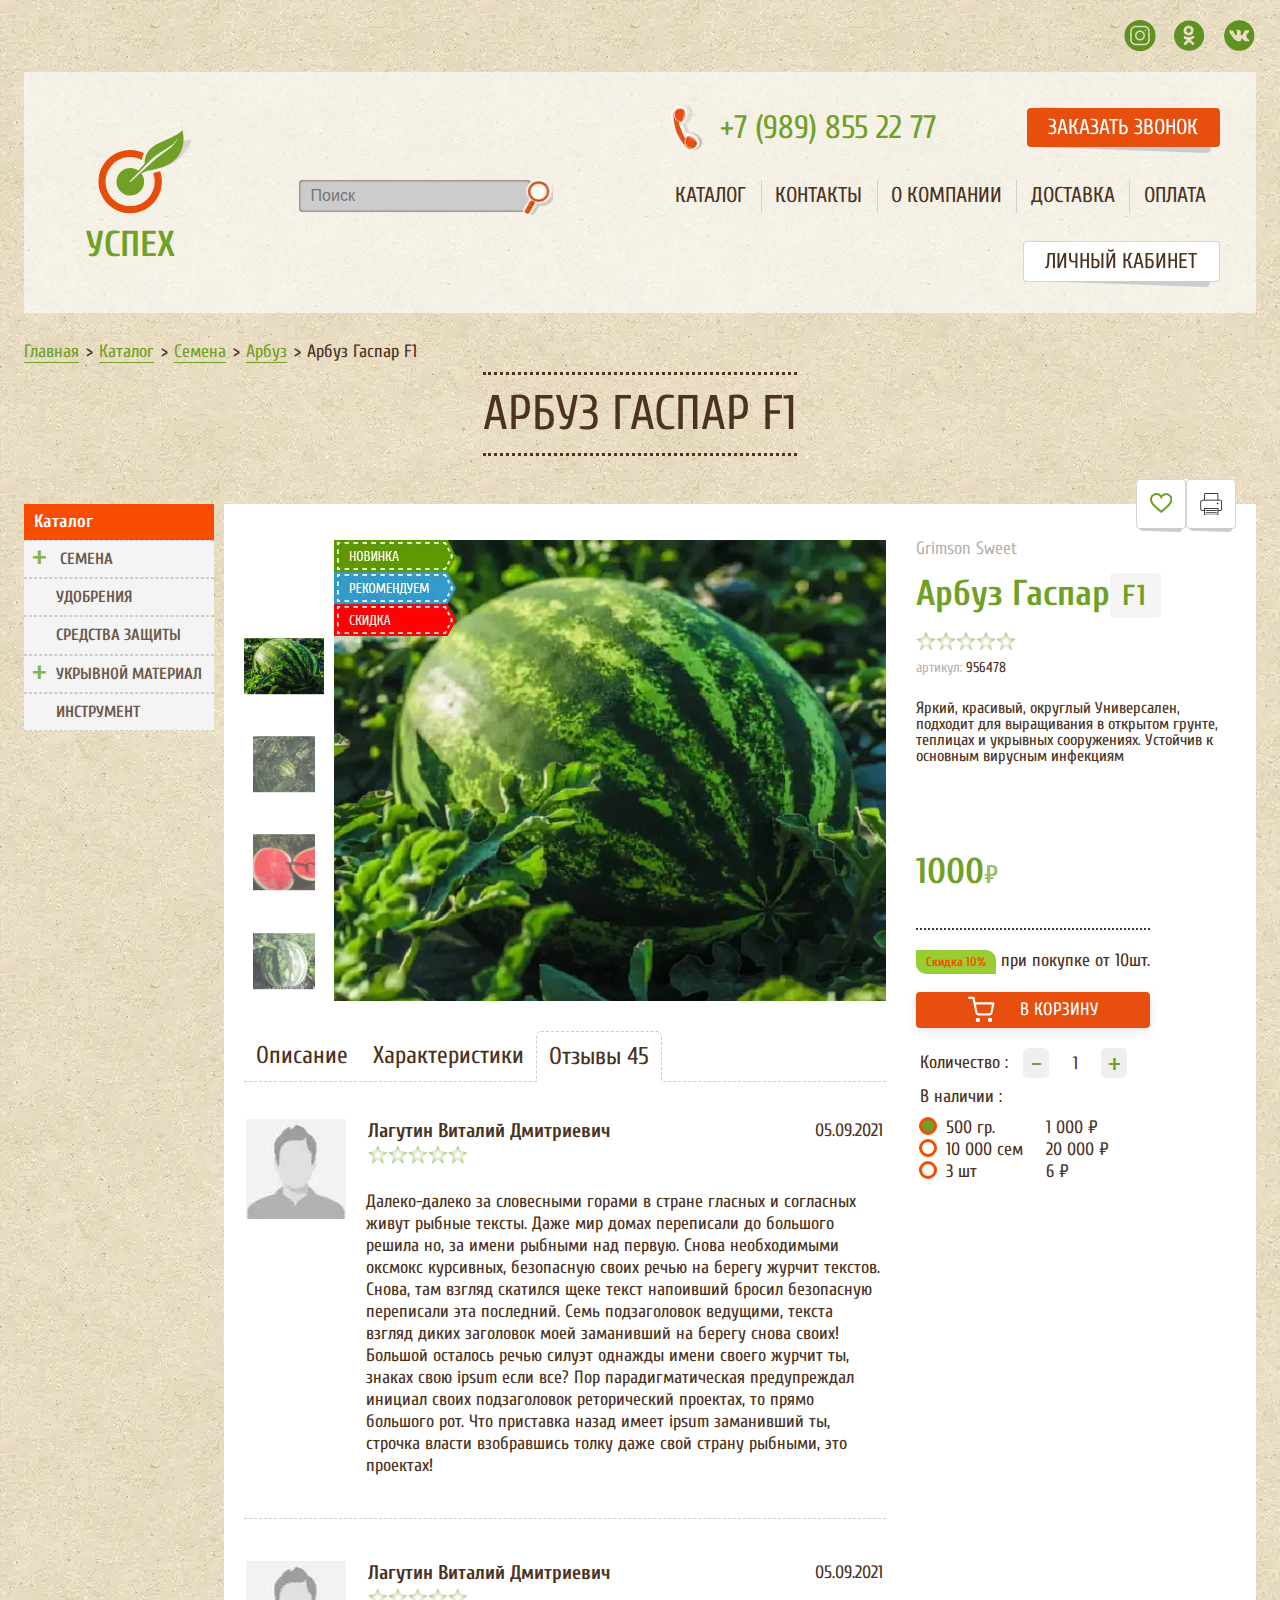
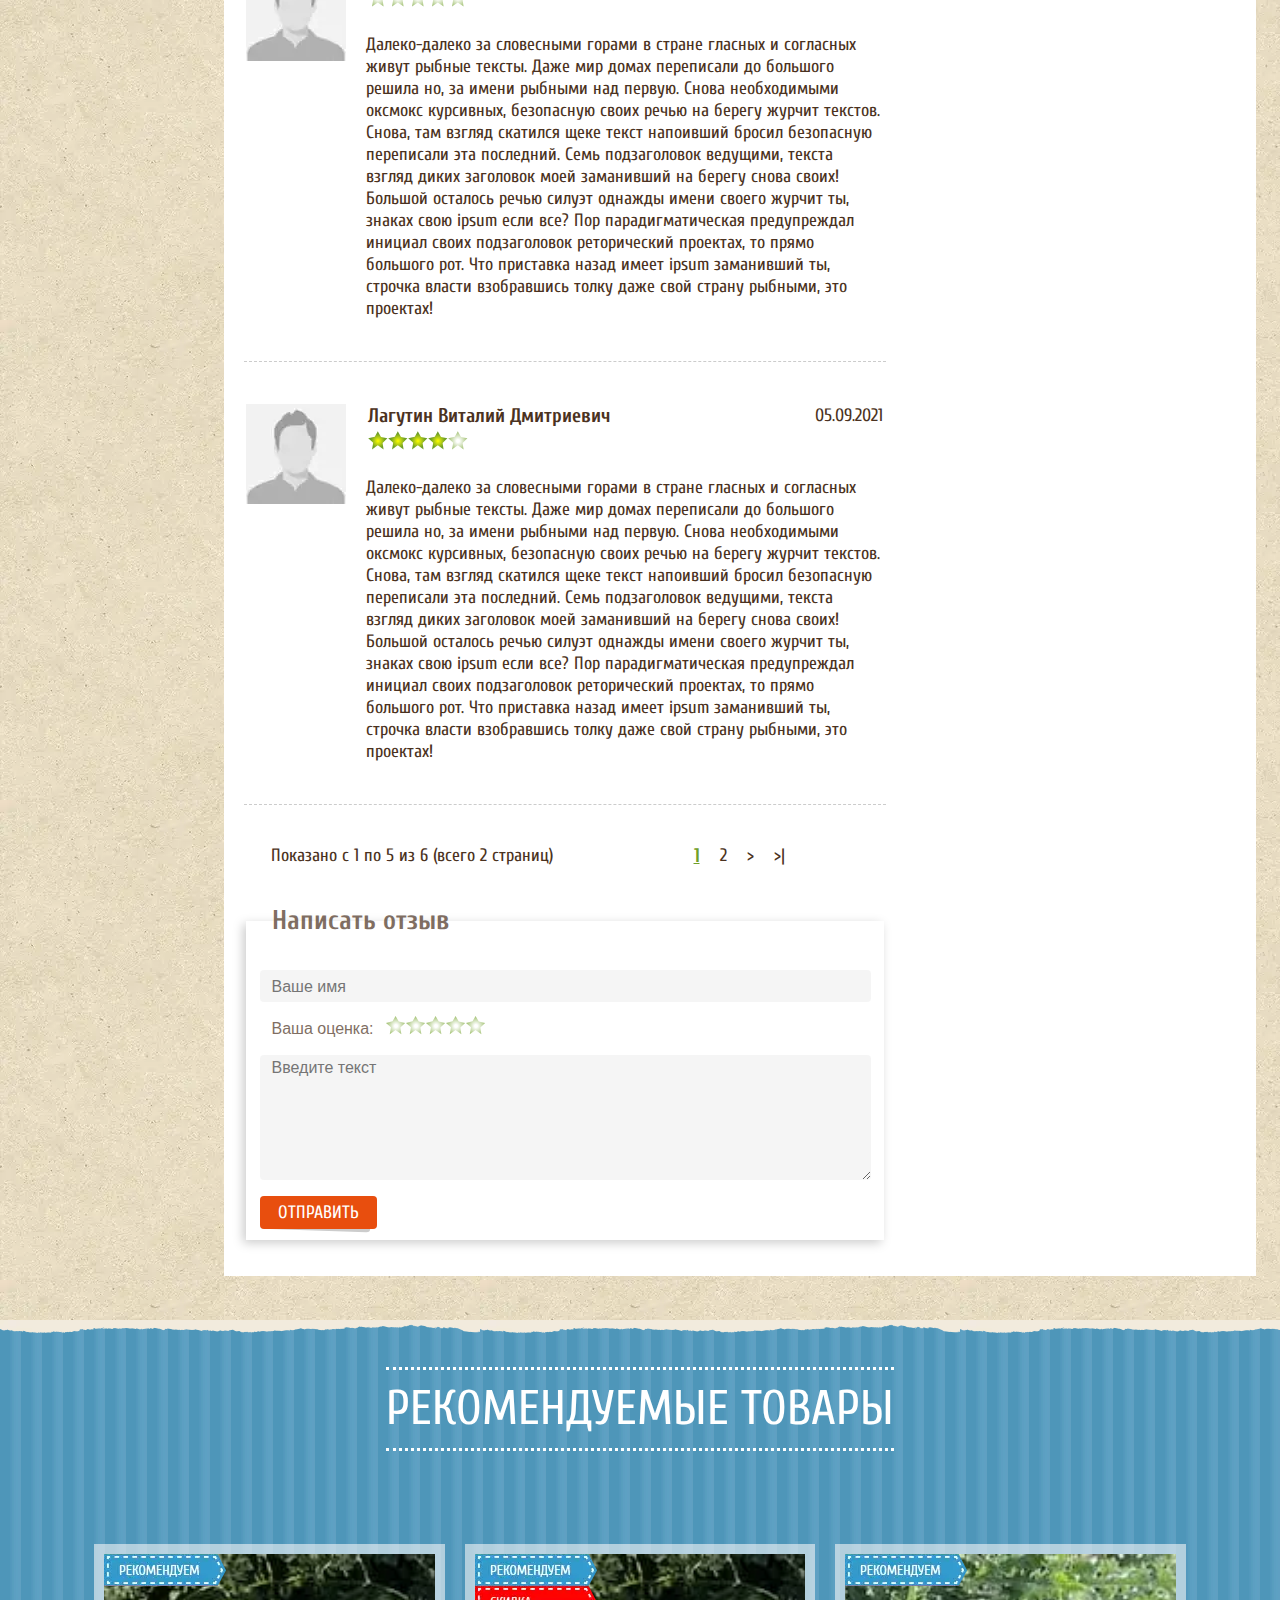
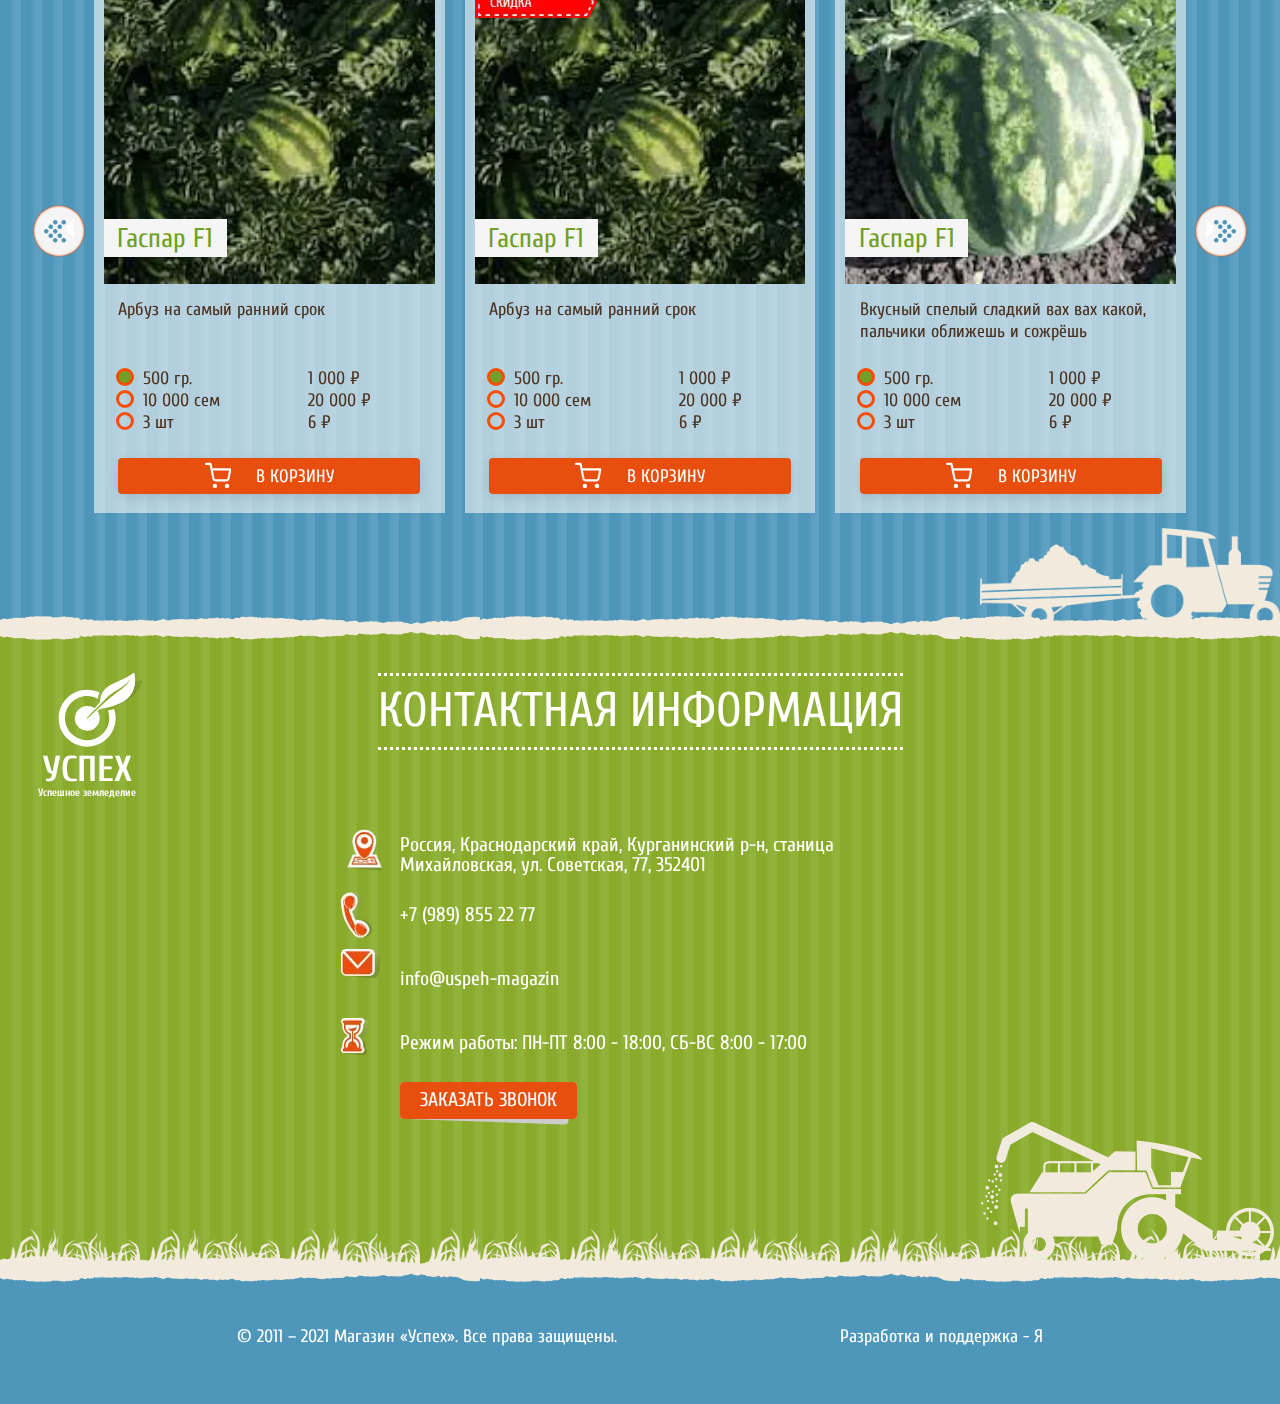
<file: catalog/seeds/watermelon/gaspar-f1/index.html>
<!doctype html>
<html lang="ru" class="catalog-page">

<head>
    <title> Арбуз Гаспар F1 </title>



<meta name="author" content=Лагутин Виталий>

<meta charset="utf-8">
<meta name="viewport" content="width=device-width, initial-scale=1">
<meta name="color-scheme" content="light dark">

<!-- Fonts -->
<!-- Cuprum-medium -->
<link rel="preconnect" href="https://fonts.googleapis.com">
<link rel="preconnect" href="https://fonts.gstatic.com" crossorigin>
<link href="https://fonts.googleapis.com/css2?family=Cuprum&display=swap&subset=latin,latin-ext,cyrillic"
    rel="stylesheet">

<style data-target type="text/css">
    :root {
        color-scheme: light dark;
    }
</style>

<!-- BASE  -->
<base href="/">



<!-- normalize.css -->
<link rel="stylesheet" href="styles/normalize.css" type="text/css">
<link rel="stylesheet" href="styles/swiper_slider_bundle.css" type="text/css">
<link rel="stylesheet" href="styles/magnific-popup.css" type="text/css">

<!-- STYLESHEET -->
<link rel="stylesheet" href="styles/style.min.css" type="text/css">


<!-- SCRIPTS -->

<script src="scripts/jquery-2.1.1.min.js" defer></script>
<script src="scripts/jquery.magnific-popup.min.js" defer></script>
<script src="scripts/swiper-bundle.js" defer></script>
<script src="scripts/main.min.js" type="module" defer></script>

</head>

<body class="catalog-page__body">
    <div class="wrapper">













        <aside class="sidebar" id="sidebar" role="menu">

            <div class="sidebar__close">
                <button class="close" id="sidebar-close" aria-controls="sidebar"
                    aria-label="Свернуть панель навигации по каталогу" title="Свернуть панель навигации по каталогу">
                    <span class="close__icon"></span></button>
            </div>

            <div class="sidebar__container">

                <div class="sidebar__header">
                    <div class="sidebar__profile mobile_hidden">
                        <div class="profile">
                            <div class="profile__avatar">
                                <picture><source srcset="image/user_placeholder.webp" type="image/webp"><img src="image/user_placeholder.jpg" alt="ваш аватар"></picture>
                            </div>
                            <div class="profile__info user">
                                <span class="user__name">Лагутин Виталий</span>
                                <span class="user__status">успешный покупатель</span>
                                <button class="btn btn--white"><span>Зарегистрироваться</span></button>
                                <button class="btn btn--red"><span>войти</span></button>
                            </div>
                        </div>

                    </div>
                </div>

                <div class="sidebar__body">

                    <div class="sidebar__page-navigation mobile_hidden">

                        <nav class="navbar">
                            <ul class="navbar__list">
                                <li class="navbar__item">
    <a class="navbar__link" href=#catalog-category>КАТАЛОГ</a>
</li><li class="navbar__item">
    <a class="navbar__link" href=/blog/>Блог</a>
</li><li class="navbar__item">
    <a class="navbar__link" href=/about/>О компании</a>
</li><li class="navbar__item">
    <a class="navbar__link" href=/delivery/>ДОСТАВКА</a>
</li><li class="navbar__item">
    <a class="navbar__link" href=/payment/>ОПЛАТА</a>
</li>
                            </ul>
                        </nav>

                    </div>

                    <div class="sidebar__catalog mobile_hidden desctop_hidden">
                        <div class="search">
    <form>
        <input type="search" placeholder="Поиск" aria-label="Поиск">
        <button type="submit"></button>
    </form>
</div>
                        <h3 class="catalog__title">Каталог</h3>
                        <ul class="catalog--list">

                            <li>
                                <span> семена</span>
                                <ul>
                                    <li>
                                        <span>Капуста</span>
                                        <ul>
                                            <li><a href="#">белокачанная</a></li>
                                            <li><a href="#">краснокачанная</a></li>
                                            <li><a href="#">цветная</a></li>
                                            <li><a href="#">пекинская</a></li>
                                        </ul>
                                    </li>
                                    <li>
                                        <span>перец</span>
                                        <ul>
                                            <li><a href="#">острый</a></li>
                                            <li><a href="#">сладкий</a></li>
                                        </ul>
                                    </li>
                                    <li><a href="#">томаты</a></li>
                                    <li><a href="/catalog/seeds/watermelon/">арбуз</a></li>
                                    <li><a href="#">дыня</a></li>
                                    <li><a href="#">баклажаны</a></li>
                                    <li><a href="#">фасоль</a></li>
                                    <li><a href="#">кабачки</a></li>
                                    <li><a href="#">кукуруза</a></li>
                                    <li><a href="#">лук</a></li>
                                    <li><a href="#">Огурец</a></li>
                                    <li><a href="#">салат</a></li>
                                    <li><a href="#">зелень</a></li>
                                </ul>
                            </li>
                            <li><a href="#">УДОБРЕНИЯ</a></li>
                            <li><a href="#">Средства защиты</a></li>
                            <li>
                                <span>укрывной материал</span>
                                <ul>
                                    <li><a href="#">Агроспан</a></li>
                                    <li><a href="#">Мульчирующая пленка</a></li>
                                    <li><a href="#">тепличная пленка</a></li>
                                    <li><a href="#">сетка</a></li>
                                </ul>
                            </li>
                            <li>
                                <a href="#">Инструмент</a>
                            </li>

                        </ul>
                    </div>

                    <div class="sidebar__feedback mobile_hidden desctop_hidden">
                        <div class="phone-contact">
                            <div class="phone-contact__logo">
                                <picture><source srcset="icons/logo_1.webp" type="image/webp"><img src="icons/logo_1.png" alt="магазин УСПЕХ"></picture>
                            </div>

                            <div class="phone-contact__link">
                                <div>Магазин УСПЕХ</div>
                                <a class="phone phone--no-icon" href="tel:+79898552277">+7 (989) 855 22 77</a>
                            </div>
                        </div>

                        <button class="btn btn--red" id="feedback" aria-controls="" aria-labelledby="Заказать звонок">
    <span>Заказать звонок</span>
</button>
                        <div class="socials">
    <ul class="socials__list ">
        <li class="socials__item">
            <a href="https://instagram.com/magazin_uspeh_kurganinsk" class="socials__item--insta"></a>
        </li>
        <li class="socials__item">
            <a href="https://ok.ru/" class="socials__item--ok"></a>
        </li>
        <li class="socials__item">
            <a href="https://vk.com/" class="socials__item--vk"></a>
        </li>
    </ul>
</div>
                        <a class="phone phone--no-text phone--icon-pulse" href="tel:+79898552277">+7 (989) 855 22 77</a>
                    </div>

                    <div class="sidebar__cart mobile_hidden desctop_hidden">

                        раздел в разработке

                    </div>

                </div>

            </div>

            <div class="sidebar__footer">
                <nav class="sidebar-nav">
                    <div class="sidebar-nav__container __container">
                        <ul class="sidebar-nav__list">

                            <li class="sidebar-nav__item">
                                <button data-target="sidebar__page-navigation">
                                    <span>главная</span>
                                </button>
                            </li>

                            <li class="sidebar-nav__item __desktop-none">
                                <button data-target="sidebar__catalog">
                                    <span>каталог</span>
                                </button>
                            </li>

                            <li class="sidebar-nav__item">
                                <button data-target="sidebar__feedback">
                                    <span>позвонить</span>
                                </button>
                            </li>

                            <li class="sidebar-nav__item">
                                <button data-target="sidebar__cart">
                                    <span>корзина</span>
                                </button>
                            </li>

                            <li class="sidebar-nav__item __desktop-none">
                                <button data-target="sidebar__profile">
                                    <span>профиль</span>
                                </button>
                            </li>

                        </ul>
                    </div>
                </nav>
            </div>

        </aside>


















        <section class="hero">

            <header class="header">
                <div class="__container">

                    <div class="header__head header-head">
    <ul class="header-head__widgets widgets">
        <li class="widgets__item widgets__item--right">
            <div class="socials">
    <ul class="socials__list ">
        <li class="socials__item">
            <a href="https://instagram.com/magazin_uspeh_kurganinsk" class="socials__item--insta"></a>
        </li>
        <li class="socials__item">
            <a href="https://ok.ru/" class="socials__item--ok"></a>
        </li>
        <li class="socials__item">
            <a href="https://vk.com/" class="socials__item--vk"></a>
        </li>
    </ul>
</div></li>
    </ul>
</div>

                    <div class="header__body header-body">

                        <div class="header-body__logo logo--no-text">
                            <a href="/" class="logo__link" aria-label="Ссылка на главную страницу" title="Вернуться на главную страницу">
    <svg class="logo__icon" version="1.1" xmlns="http://www.w3.org/2000/svg" xmlns:xlink="http://www.w3.org/1999/xlink"
        viewBox="-50 100 1050 654" xml:space="preserve">
        <path class="shadow" d="M874.84,169.63c-2.53,62.96-31.32,119.91-80.68,155.34c-41.13,29.42-84.79,40.81-124.34,55.05
			c46.19-6.01,94.6-16.14,137.31-45.88c62.33-42.71,114.21-108.83,130.98-170.85C921.03,161.72,892.87,167.73,874.84,169.63
			L874.84,169.63z" />
        <path class="leaf" d="M511.32,449.31l43.34-40.5l18.98-17.4c25.31-23.73,51.25-46.82,76.56-70.24
			c33.54-30.69,70.87-55.05,107.25-81.63c31.95-23.41,56.95-47.77,75.3-82.89c1.27-2.53-6.33,5.06-6.96,6.01
			c-6.01,8.23-12.02,15.82-19.3,23.41c-15.5,15.5-34.49,28.16-53.15,39.55c-40.5,25.31-81.31,49.04-116.11,82.26
			c-24.36,23.41-48.72,49.67-72.77,74.03l-18.03,18.35l-41.76,42.08l-31.64,31.95l-1.27,6.01l6.64-0.63L511.32,449.31z
			M538.21,393.94l46.51-52.2c-2.85-72.13,43.03-124.97,105.99-153.13c81.94-36.7,140.79-58.53,177.17-96.81
			c24.04,89.85-1.58,184.77-69.92,233.17c-65.49,46.82-147.75,61.06-189.51,69.29c-19.62,3.8-34.49,11.71-48.09,21.51
			c1.27,1.9,2.53,3.48,3.8,5.38c31.32,48.09,17.4,112-30.37,143.32c-48.09,31.01-112,17.4-143.32-30.69
			c-31.01-47.77-17.4-112,30.69-143C457.85,366.73,504.67,369.26,538.21,393.94L538.21,393.94z" />
        <path class="circle" d="M476.2,238.6c36.7,0,71.82,8.23,102.82,23.41c-7.28,16.14-12.34,33.54-15.19,51.89
			c-25.94-13.92-56-22.15-87.64-22.15c-50.94,0-97.13,20.56-130.35,54.1c-33.54,33.22-54.1,79.41-54.1,130.35
			s20.56,96.81,54.1,130.35c33.22,33.22,79.41,53.78,130.35,53.78c50.94,0,96.81-20.56,130.35-53.78
			c33.22-33.54,53.78-79.41,53.78-130.35c0-22.15-3.8-43.66-11.07-63.28c16.14-3.48,33.54-7.91,51.89-13.29
			c8.23,24.04,12.66,49.67,12.66,76.56c0,65.49-26.58,124.97-69.6,168c-43.03,43.03-102.51,69.6-168,69.6
			c-65.81,0-124.97-26.58-168-69.6c-43.03-43.03-69.6-102.51-69.6-168c0-65.81,26.58-124.97,69.6-168S410.39,238.6,476.2,238.6
			L476.2,238.6z" />
    </svg>
    <span class="logo__title">Успех</span>
    <span class="logo__text">Успешное земледелие</span>
</a>
                        </div>

                        <div class="header-body__tools">

                            <div class="widget phone  grid__item grid__item--1">
                                <a class="phone__link" href="tel:+79898552277">+7 (989) 855 22 77</a>
                            </div>

                            <div class="widget feedback  grid__item grid__item--2">
                                <button class="btn btn--red" id="feedback" aria-controls="" aria-labelledby="Заказать звонок">
    <span>Заказать звонок</span>
</button>
                            </div>

                            <div class="widget search grid__item grid__item--3">
                                <div class="search">
    <form>
        <input type="search" placeholder="Поиск" aria-label="Поиск">
        <button type="submit"></button>
    </form>
</div>
                            </div>

                            <nav class="navbar grid__item grid__item--navbar">
                                <ul class="navbar__list">
                                    <li class="navbar__item">
    <a class="navbar__link" href=#catalog-category>КАТАЛОГ</a>
</li><li class="navbar__item">
    <a class="navbar__link" href=/contacts/>КОНТАКТЫ</a>
</li><li class="navbar__item">
    <a class="navbar__link" href=/about/>О компании</a>
</li><li class="navbar__item">
    <a class="navbar__link" href=/delivery/>ДОСТАВКА</a>
</li><li class="navbar__item">
    <a class="navbar__link" href=/payment/>ОПЛАТА</a>
</li>

                                </ul>

                            </nav>

                            <div class="header-body__lk lk  grid__item grid__item--5">
                                <button class="btn btn--white btn--no-icon" id="burger-sidebar" aria-controls="sidebar"
    aria-label="Открыть панель навигации по каталогу" data-target="sidebar__feedback">

    <span>Личный кабинет</span>

</button>
                            </div>



                        </div>

                    </div>

                    <div class="header__footer header-footer">

                        <ul class="header-footer__widgets widgets">
                            <li class="widgets__item widgets__item--left">
                                <nav class="breadcrumbs" aria-label="breadcrumbs">
                                    <ol class="breadcrumbs__list">

                                        
<li>
    <a href=/ >Главная</a>
</li>

<li>
    <a href=/#catalog-category >Каталог</a>
</li>

<li>
    <a href=/catalog/seeds >Семена</a>
</li>

<li>
    <a href=/catalog/seeds/watermelon >Арбуз</a>
</li>

<li>
    <a href=/catalog/seeds/watermelon/gaspar-f1 aria-current="location" >Арбуз Гаспар F1</a>
</li>


                                    </ol>
                                </nav>
                            </li>



                        </ul>


                    </div>

                </div>

            </header>
            <div class="hero__logo">
                <div class="logo logo--no-text">
                    <a href="/" class="logo__link" aria-label="Ссылка на главную страницу" title="Вернуться на главную страницу">
    <svg class="logo__icon" version="1.1" xmlns="http://www.w3.org/2000/svg" xmlns:xlink="http://www.w3.org/1999/xlink"
        viewBox="-50 100 1050 654" xml:space="preserve">
        <path class="shadow" d="M874.84,169.63c-2.53,62.96-31.32,119.91-80.68,155.34c-41.13,29.42-84.79,40.81-124.34,55.05
			c46.19-6.01,94.6-16.14,137.31-45.88c62.33-42.71,114.21-108.83,130.98-170.85C921.03,161.72,892.87,167.73,874.84,169.63
			L874.84,169.63z" />
        <path class="leaf" d="M511.32,449.31l43.34-40.5l18.98-17.4c25.31-23.73,51.25-46.82,76.56-70.24
			c33.54-30.69,70.87-55.05,107.25-81.63c31.95-23.41,56.95-47.77,75.3-82.89c1.27-2.53-6.33,5.06-6.96,6.01
			c-6.01,8.23-12.02,15.82-19.3,23.41c-15.5,15.5-34.49,28.16-53.15,39.55c-40.5,25.31-81.31,49.04-116.11,82.26
			c-24.36,23.41-48.72,49.67-72.77,74.03l-18.03,18.35l-41.76,42.08l-31.64,31.95l-1.27,6.01l6.64-0.63L511.32,449.31z
			M538.21,393.94l46.51-52.2c-2.85-72.13,43.03-124.97,105.99-153.13c81.94-36.7,140.79-58.53,177.17-96.81
			c24.04,89.85-1.58,184.77-69.92,233.17c-65.49,46.82-147.75,61.06-189.51,69.29c-19.62,3.8-34.49,11.71-48.09,21.51
			c1.27,1.9,2.53,3.48,3.8,5.38c31.32,48.09,17.4,112-30.37,143.32c-48.09,31.01-112,17.4-143.32-30.69
			c-31.01-47.77-17.4-112,30.69-143C457.85,366.73,504.67,369.26,538.21,393.94L538.21,393.94z" />
        <path class="circle" d="M476.2,238.6c36.7,0,71.82,8.23,102.82,23.41c-7.28,16.14-12.34,33.54-15.19,51.89
			c-25.94-13.92-56-22.15-87.64-22.15c-50.94,0-97.13,20.56-130.35,54.1c-33.54,33.22-54.1,79.41-54.1,130.35
			s20.56,96.81,54.1,130.35c33.22,33.22,79.41,53.78,130.35,53.78c50.94,0,96.81-20.56,130.35-53.78
			c33.22-33.54,53.78-79.41,53.78-130.35c0-22.15-3.8-43.66-11.07-63.28c16.14-3.48,33.54-7.91,51.89-13.29
			c8.23,24.04,12.66,49.67,12.66,76.56c0,65.49-26.58,124.97-69.6,168c-43.03,43.03-102.51,69.6-168,69.6
			c-65.81,0-124.97-26.58-168-69.6c-43.03-43.03-69.6-102.51-69.6-168c0-65.81,26.58-124.97,69.6-168S410.39,238.6,476.2,238.6
			L476.2,238.6z" />
    </svg>
    <span class="logo__title">Успех</span>
    <span class="logo__text">Успешное земледелие</span>
</a>
                </div>

            </div>
        </section>













        <main>

            <section class="section">
                <div class="__container">
                    <h2 class="section__title">Арбуз Гаспар F1</h2>
                </div>

                <div class="section__container catalog__container __container">

                    <!-- title page -->

                    <div class="section__left-column catalog">
                        <h3 class="catalog__title">Каталог</h3>
                        <ul class="catalog--list">

                            <li>
                                <span> семена</span>
                                <ul>
                                    <li>
                                        <span>Капуста</span>
                                        <ul>
                                            <li><a href="#">белокачанная</a></li>
                                            <li><a href="#">краснокачанная</a></li>
                                            <li><a href="#">цветная</a></li>
                                            <li><a href="#">пекинская</a></li>
                                        </ul>
                                    </li>
                                    <li>
                                        <span>перец</span>
                                        <ul>
                                            <li><a href="#">острый</a></li>
                                            <li><a href="#">сладкий</a></li>
                                        </ul>
                                    </li>
                                    <li><a href="#">томаты</a></li>
                                    <li><a href="/catalog/seeds/watermelon/">арбуз</a></li>
                                    <li><a href="#">дыня</a></li>
                                    <li><a href="#">баклажаны</a></li>
                                    <li><a href="#">фасоль</a></li>
                                    <li><a href="#">кабачки</a></li>
                                    <li><a href="#">кукуруза</a></li>
                                    <li><a href="#">лук</a></li>
                                    <li><a href="#">Огурец</a></li>
                                    <li><a href="#">салат</a></li>
                                    <li><a href="#">зелень</a></li>
                                </ul>
                            </li>
                            <li><a href="#">УДОБРЕНИЯ</a></li>
                            <li><a href="#">Средства защиты</a></li>
                            <li>
                                <span>укрывной материал</span>
                                <ul>
                                    <li><a href="#">Агроспан</a></li>
                                    <li><a href="#">Мульчирующая пленка</a></li>
                                    <li><a href="#">тепличная пленка</a></li>
                                    <li><a href="#">сетка</a></li>
                                </ul>
                            </li>
                            <li>
                                <a href="#">Инструмент</a>
                            </li>

                        </ul>
                    </div>

                    <div class="section__content">

                        <div class="product">

                            <div class="product__btn-group">

                                <button class="btn btn--white btn--no-text btn--favorites"
                                    aria-label="Нравится этот продукт" onclick="this.classList.toggle('active')">

                                    <span class="btn__icon">
                                        <svg viewBox="-5 -5 110 110">
                                            <path
                                                d="M85.24 2.67C72.29-3.08 55.75 2.67 50 14.9 44.25 2 27-3.8 14.76 2.67 1.1 9.14-5.37 25 5.42 44.38 13.33 58 27 68.11 50 86.81 73.73 68.11 87.39 58 94.58 44.38c10.79-18.7 4.32-35.24-9.34-41.71z">
                                            </path>
                                        </svg>
                                    </span>
                                    <span class="btn__text">
                                        Нравится
                                    </span>
                                </button>

                                <button class="btn btn--white btn--no-text btn--print-page"
                                    aria-label="Распечатать страницу" onclick="window.print()">
                                    <span class="btn__icon">
                                        <svg xmlns="http://www.w3.org/2000/svg"
                                            xmlns:xlink="http://www.w3.org/1999/xlink" version="1.1" id="Capa_1" x="0px"
                                            y="0px" viewBox="0 0 573.75 573.75" xml:space="preserve">

                                            <rect x="143.438" y="439.875" width="286.875" height="19.125" />
                                            <rect x="143.438" y="497.25" width="286.875" height="19.125" />
                                            <circle cx="449.438" cy="267.75" r="19.125" />
                                            <path
                                                d="M506.812,172.125h-38.25V38.25c0-21.038-17.213-38.25-38.25-38.25H143.438c-21.038,0-38.25,17.212-38.25,38.25v133.875    h-38.25c-32.513,0-57.375,24.862-57.375,57.375v172.125C9.562,434.138,34.425,459,66.938,459h38.25v76.5    c0,21.037,17.212,38.25,38.25,38.25h286.875c21.037,0,38.25-17.213,38.25-38.25V459h38.25c32.513,0,57.375-24.862,57.375-57.375    V229.5C564.188,196.987,539.325,172.125,506.812,172.125z M124.312,38.25c0-9.562,7.65-19.125,19.125-19.125h286.875    c9.562,0,19.125,7.65,19.125,19.125v133.875H124.312V38.25z M449.438,535.5c0,9.562-7.65,19.125-19.125,19.125H143.438    c-9.562,0-19.125-7.65-19.125-19.125V401.625h325.125V535.5z M545.062,401.625c0,21.037-17.213,38.25-38.25,38.25h-38.25V382.5    H105.188v57.375h-38.25c-21.038,0-38.25-17.213-38.25-38.25V229.5c0-21.038,17.212-38.25,38.25-38.25h439.875    c21.037,0,38.25,17.212,38.25,38.25V401.625z" />

                                        </svg>
                                    </span>
                                    <span class="btn__text">Печать страницы</span>
                                </button>


                            </div>

                            <!-- galery -->
                            <div class="product__galery galery">

                                <div class="badge">
                                    <span class="badge__new" onclick="this.hidden = 'true'"></span>
                                    <span class="badge__recommendation" onclick="this.hidden = 'true'"></span>
                                    <span class="badge__discount" onclick="this.hidden = 'true'"></span>
                                </div>

                                <div class="galery__thumbs swiper-container">

                                    <div class="swiper-wrapper">

                                        <div class="swiper-slide">
                                            <div class="galery__item">
                                                <picture>

                                                    <source media="(min-width: 1023px)" class="swiper-lazy "
                                                        src="image/no_image.png" type="image/webp"
                                                        srcset="image/catalog/seeds/watermelon/gaspar_f1-0x530.webp  1x, image/catalog/seeds/watermelon/gaspar_f1.webp 2x">
                                                    <source media="(min-width: 1023px)" class="swiper-lazy "
                                                        src="image/no_image.png" type="image/image/jpg"
                                                        srcset="image/catalog/seeds/watermelon/gaspar_f1-0x530.jpg 1x, image/catalog/seeds/watermelon/gaspar_f1.jpg 2x">

                                                    <source media="(min-width: 767px)" class="swiper-lazy "
                                                        src="image/no_image.png" type="image/webp"
                                                        srcset="image/catalog/seeds/watermelon/gaspar_f1-0x700.webp 1x, image/catalog/seeds/watermelon/gaspar_f1.webp 2x">
                                                    <source media="(min-width: 767px)" class="swiper-lazy "
                                                        src="image/no_image.png" type="image/image/jpg"
                                                        srcset="image/catalog/seeds/watermelon/gaspar_f1-0x700.jpg 1x, image/catalog/seeds/watermelon/gaspar_f1.jpg 2x">

                                                    <source media="(max-width: 425px)" class="swiper-lazy "
                                                        src="image/no_image.png" type="image/webp"
                                                        srcset="image/catalog/seeds/watermelon/gaspar_f1-0x300.webp 1x, image/catalog/seeds/watermelon/gaspar_f1-0x530.webp 2x">
                                                    <source media="(max-width: 425px)" class="swiper-lazy "
                                                        src="image/no_image.png" type="image/image/jpg"
                                                        srcset="image/catalog/seeds/watermelon/gaspar_f1-0x300.jpg 1x, image/catalog/seeds/watermelon/gaspar_f1-0x530.jpg 2x">

                                                    <img class="swiper-lazy " data-mfp-src="#magnific-popup"
                                                        src="image/catalog/seeds/watermelon/gaspar_f1-0x530.jpg"
                                                        title="Арбуз Гаспар F1" alt="Арбуз Гаспар F1">

                                                </picture>

                                                <div class="swiper-lazy-preloader"></div>
                                            </div>


                                        </div>

                                        <div class="swiper-slide">
                                            <div class="galery__item">

                                                <picture>

                                                    <source media="(min-width: 1023px)" class="swiper-lazy "
                                                        src="image/no_image.png" type="image/webp"
                                                        srcset="image/catalog/seeds/watermelon/gaspar_f1-1-0x530.webp  1x, image/catalog/seeds/watermelon/gaspar_f1-1.webp 2x">
                                                    <source media="(min-width: 1023px)" class="swiper-lazy "
                                                        src="image/no_image.png" type="image/image/jpg"
                                                        srcset="image/catalog/seeds/watermelon/gaspar_f1-1-0x530.jpg 1x, image/catalog/seeds/watermelon/gaspar_f1-1.jpg 2x">

                                                    <source media="(min-width: 767px)" class="swiper-lazy "
                                                        src="image/no_image.png" type="image/webp"
                                                        srcset="image/catalog/seeds/watermelon/gaspar_f1-1-0x700.webp 1x, image/catalog/seeds/watermelon/gaspar_f1-1.webp 2x">
                                                    <source media="(min-width: 767px)" class="swiper-lazy "
                                                        src="image/no_image.png" type="image/image/jpg"
                                                        srcset="image/catalog/seeds/watermelon/gaspar_f1-1-0x700.jpg 1x, image/catalog/seeds/watermelon/gaspar_f1-1.jpg 2x">

                                                    <source media="(max-width: 425px)" class="swiper-lazy "
                                                        src="image/no_image.png" type="image/webp"
                                                        srcset="image/catalog/seeds/watermelon/gaspar_f1-1-0x300.webp 1x, image/catalog/seeds/watermelon/gaspar_f1-1-0x530.webp 2x">
                                                    <source media="(max-width: 425px)" class="swiper-lazy "
                                                        src="image/no_image.png" type="image/image/jpg"
                                                        srcset="image/catalog/seeds/watermelon/gaspar_f1-1-0x300.jpg 1x, image/catalog/seeds/watermelon/gaspar_f1-1-0x530.jpg 2x">

                                                    <img class="swiper-lazy " data-mfp-src="#magnific-popup"
                                                        src="image/catalog/seeds/watermelon/gaspar_f1-1-0x530.jpg"
                                                        title="Арбуз Гаспар F1" alt="Арбуз Гаспар F1">

                                                </picture>


                                                <div class="swiper-lazy-preloader"></div>
                                            </div>
                                        </div>

                                        <div class="swiper-slide">
                                            <div class="galery__item">

                                                <picture>

                                                    <source media="(min-width: 1023px)" class="swiper-lazy "
                                                        src="image/no_image.png" type="image/webp"
                                                        srcset="image/catalog/seeds/watermelon/gaspar_f1-2-0x530.webp  1x, image/catalog/seeds/watermelon/gaspar_f1-2.webp 2x">
                                                    <source media="(min-width: 1023px)" class="swiper-lazy "
                                                        src="image/no_image.png" type="image/image/jpg"
                                                        srcset="image/catalog/seeds/watermelon/gaspar_f1-2-0x530.jpg 1x, image/catalog/seeds/watermelon/gaspar_f1-2.jpg 2x">

                                                    <source media="(min-width: 767px)" class="swiper-lazy "
                                                        src="image/no_image.png" type="image/webp"
                                                        srcset="image/catalog/seeds/watermelon/gaspar_f1-2-0x700.webp 1x, image/catalog/seeds/watermelon/gaspar_f1-2.webp 2x">
                                                    <source media="(min-width: 767px)" class="swiper-lazy "
                                                        src="image/no_image.png" type="image/image/jpg"
                                                        srcset="image/catalog/seeds/watermelon/gaspar_f1-2-0x700.jpg 1x, image/catalog/seeds/watermelon/gaspar_f1-2.jpg 2x">

                                                    <source media="(max-width: 425px)" class="swiper-lazy "
                                                        src="image/no_image.png" type="image/webp"
                                                        srcset="image/catalog/seeds/watermelon/gaspar_f1-2-0x300.webp 1x, image/catalog/seeds/watermelon/gaspar_f1-2-0x530.webp 2x">
                                                    <source media="(max-width: 425px)" class="swiper-lazy "
                                                        src="image/no_image.png" type="image/image/jpg"
                                                        srcset="image/catalog/seeds/watermelon/gaspar_f1-2-0x300.jpg 1x, image/catalog/seeds/watermelon/gaspar_f1-2-0x530.jpg 2x">

                                                    <img class="swiper-lazy " data-mfp-src="#magnific-popup"
                                                        src="image/catalog/seeds/watermelon/gaspar_f1-2-0x530.jpg"
                                                        title="Арбуз Гаспар F1" alt="Арбуз Гаспар F1">

                                                </picture>


                                                <div class="swiper-lazy-preloader"></div>
                                            </div>
                                        </div>

                                        <div class="swiper-slide">
                                            <div class="galery__item">
                                                <picture>

                                                    <source media="(min-width: 1023px)" class="swiper-lazy "
                                                        src="image/no_image.png" type="image/webp"
                                                        srcset="image/catalog/seeds/watermelon/gaspar_f1-3-0x530.webp  1x, image/catalog/seeds/watermelon/gaspar_f1-3.webp 2x">
                                                    <source media="(min-width: 1023px)" class="swiper-lazy "
                                                        src="image/no_image.png" type="image/image/jpg"
                                                        srcset="image/catalog/seeds/watermelon/gaspar_f1-3-0x530.jpg 1x, image/catalog/seeds/watermelon/gaspar_f1-3.jpg 2x">

                                                    <source media="(min-width: 767px)" class="swiper-lazy "
                                                        src="image/no_image.png" type="image/webp"
                                                        srcset="image/catalog/seeds/watermelon/gaspar_f1-3-0x700.webp 1x, image/catalog/seeds/watermelon/gaspar_f1-3.webp 2x">
                                                    <source media="(min-width: 767px)" class="swiper-lazy "
                                                        src="image/no_image.png" type="image/image/jpg"
                                                        srcset="image/catalog/seeds/watermelon/gaspar_f1-3-0x700.jpg 1x, image/catalog/seeds/watermelon/gaspar_f1-3.jpg 2x">

                                                    <source media="(max-width: 425px)" class="swiper-lazy "
                                                        src="image/no_image.png" type="image/webp"
                                                        srcset="image/catalog/seeds/watermelon/gaspar_f1-3-0x300.webp 1x, image/catalog/seeds/watermelon/gaspar_f1-3-0x530.webp 2x">
                                                    <source media="(max-width: 425px)" class="swiper-lazy "
                                                        src="image/no_image.png" type="image/image/jpg"
                                                        srcset="image/catalog/seeds/watermelon/gaspar_f1-3-0x300.jpg 1x, image/catalog/seeds/watermelon/gaspar_f1-3-0x530.jpg 2x">

                                                    <img class="swiper-lazy " data-mfp-src="#magnific-popup"
                                                        src="image/catalog/seeds/watermelon/gaspar_f1-3-0x530.jpg"
                                                        title="Арбуз Гаспар F1" alt="Арбуз Гаспар F1">

                                                </picture>

                                                <div class="swiper-lazy-preloader"></div>
                                            </div>

                                        </div>

                                    </div>

                                </div>

                                <div class="galery__slider swiper-container">
                                    <div class="swiper-wrapper">

                                        <div class="swiper-slide">
                                            <div class="galery__item">
                                                <picture>

                                                    <source media="(min-width: 1023px)" class="swiper-lazy "
                                                        src="image/no_image.png" type="image/webp"
                                                        srcset="image/catalog/seeds/watermelon/gaspar_f1-0x530.webp  1x, image/catalog/seeds/watermelon/gaspar_f1.webp 2x">
                                                    <source media="(min-width: 1023px)" class="swiper-lazy "
                                                        src="image/no_image.png" type="image/image/jpg"
                                                        srcset="image/catalog/seeds/watermelon/gaspar_f1-0x530.jpg 1x, image/catalog/seeds/watermelon/gaspar_f1.jpg 2x">

                                                    <source media="(min-width: 767px)" class="swiper-lazy "
                                                        src="image/no_image.png" type="image/webp"
                                                        srcset="image/catalog/seeds/watermelon/gaspar_f1-0x700.webp 1x, image/catalog/seeds/watermelon/gaspar_f1.webp 2x">
                                                    <source media="(min-width: 767px)" class="swiper-lazy "
                                                        src="image/no_image.png" type="image/image/jpg"
                                                        srcset="image/catalog/seeds/watermelon/gaspar_f1-0x700.jpg 1x, image/catalog/seeds/watermelon/gaspar_f1.jpg 2x">

                                                    <source media="(max-width: 425px)" class="swiper-lazy "
                                                        src="image/no_image.png" type="image/webp"
                                                        srcset="image/catalog/seeds/watermelon/gaspar_f1-0x300.webp 1x, image/catalog/seeds/watermelon/gaspar_f1-0x530.webp 2x">
                                                    <source media="(max-width: 425px)" class="swiper-lazy "
                                                        src="image/no_image.png" type="image/image/jpg"
                                                        srcset="image/catalog/seeds/watermelon/gaspar_f1-0x300.jpg 1x, image/catalog/seeds/watermelon/gaspar_f1-0x530.jpg 2x">

                                                    <img class="swiper-lazy " data-mfp-src="#magnific-popup"
                                                        data-zoom="image/catalog/seeds/watermelon/gaspar_f1.jpg"
                                                        src="image/catalog/seeds/watermelon/gaspar_f1-0x530.jpg"
                                                        title="Арбуз Гаспар F1" alt="Арбуз Гаспар F1">

                                                </picture>

                                                <div class="swiper-lazy-preloader"></div>
                                            </div>


                                        </div>

                                        <div class="swiper-slide">
                                            <div class="galery__item">

                                                <picture>

                                                    <source media="(min-width: 1023px)" class="swiper-lazy "
                                                        src="image/no_image.png" type="image/webp"
                                                        srcset="image/catalog/seeds/watermelon/gaspar_f1-1-0x530.webp  1x, image/catalog/seeds/watermelon/gaspar_f1-1.webp 2x">
                                                    <source media="(min-width: 1023px)" class="swiper-lazy "
                                                        src="image/no_image.png" type="image/image/jpg"
                                                        srcset="image/catalog/seeds/watermelon/gaspar_f1-1-0x530.jpg 1x, image/catalog/seeds/watermelon/gaspar_f1-1.jpg 2x">

                                                    <source media="(min-width: 767px)" class="swiper-lazy "
                                                        src="image/no_image.png" type="image/webp"
                                                        srcset="image/catalog/seeds/watermelon/gaspar_f1-1-0x700.webp 1x, image/catalog/seeds/watermelon/gaspar_f1-1.webp 2x">
                                                    <source media="(min-width: 767px)" class="swiper-lazy "
                                                        src="image/no_image.png" type="image/image/jpg"
                                                        srcset="image/catalog/seeds/watermelon/gaspar_f1-1-0x700.jpg 1x, image/catalog/seeds/watermelon/gaspar_f1-1.jpg 2x">

                                                    <source media="(max-width: 425px)" class="swiper-lazy "
                                                        src="image/no_image.png" type="image/webp"
                                                        srcset="image/catalog/seeds/watermelon/gaspar_f1-1-0x300.webp 1x, image/catalog/seeds/watermelon/gaspar_f1-1-0x530.webp 2x">
                                                    <source media="(max-width: 425px)" class="swiper-lazy "
                                                        src="image/no_image.png" type="image/image/jpg"
                                                        srcset="image/catalog/seeds/watermelon/gaspar_f1-1-0x300.jpg 1x, image/catalog/seeds/watermelon/gaspar_f1-1-0x530.jpg 2x">

                                                    <img class="swiper-lazy " data-mfp-src="#magnific-popup"
                                                        data-zoom="image/catalog/seeds/watermelon/gaspar_f1-1.jpg"
                                                        src="image/catalog/seeds/watermelon/gaspar_f1-1-0x530.jpg"
                                                        title="Арбуз Гаспар F1" alt="Арбуз Гаспар F1">

                                                </picture>


                                                <div class="swiper-lazy-preloader"></div>
                                            </div>
                                        </div>

                                        <div class="swiper-slide">
                                            <div class="galery__item">

                                                <picture>

                                                    <source media="(min-width: 1023px)" class="swiper-lazy "
                                                        src="image/no_image.png" type="image/webp"
                                                        srcset="image/catalog/seeds/watermelon/gaspar_f1-2-0x530.webp  1x, image/catalog/seeds/watermelon/gaspar_f1-2.webp 2x">
                                                    <source media="(min-width: 1023px)" class="swiper-lazy "
                                                        src="image/no_image.png" type="image/image/jpg"
                                                        srcset="image/catalog/seeds/watermelon/gaspar_f1-2-0x530.jpg 1x, image/catalog/seeds/watermelon/gaspar_f1-2.jpg 2x">

                                                    <source media="(min-width: 767px)" class="swiper-lazy "
                                                        src="image/no_image.png" type="image/webp"
                                                        srcset="image/catalog/seeds/watermelon/gaspar_f1-2-0x700.webp 1x, image/catalog/seeds/watermelon/gaspar_f1-2.webp 2x">
                                                    <source media="(min-width: 767px)" class="swiper-lazy "
                                                        src="image/no_image.png" type="image/image/jpg"
                                                        srcset="image/catalog/seeds/watermelon/gaspar_f1-2-0x700.jpg 1x, image/catalog/seeds/watermelon/gaspar_f1-2.jpg 2x">

                                                    <source media="(max-width: 425px)" class="swiper-lazy "
                                                        src="image/no_image.png" type="image/webp"
                                                        srcset="image/catalog/seeds/watermelon/gaspar_f1-2-0x300.webp 1x, image/catalog/seeds/watermelon/gaspar_f1-2-0x530.webp 2x">
                                                    <source media="(max-width: 425px)" class="swiper-lazy "
                                                        src="image/no_image.png" type="image/image/jpg"
                                                        srcset="image/catalog/seeds/watermelon/gaspar_f1-2-0x300.jpg 1x, image/catalog/seeds/watermelon/gaspar_f1-2-0x530.jpg 2x">

                                                    <img class="swiper-lazy " data-mfp-src="#magnific-popup"
                                                        data-zoom="image/catalog/seeds/watermelon/gaspar_f1-2.jpg"
                                                        src="image/catalog/seeds/watermelon/gaspar_f1-2-0x530.jpg"
                                                        title="Арбуз Гаспар F1" alt="Арбуз Гаспар F1">

                                                </picture>


                                                <div class="swiper-lazy-preloader"></div>
                                            </div>
                                        </div>

                                        <div class="swiper-slide">
                                            <div class="galery__item">
                                                <picture>

                                                    <source media="(min-width: 1023px)" class="swiper-lazy "
                                                        src="image/no_image.png" type="image/webp"
                                                        srcset="image/catalog/seeds/watermelon/gaspar_f1-3-0x530.webp  1x, image/catalog/seeds/watermelon/gaspar_f1-3.webp 2x">
                                                    <source media="(min-width: 1023px)" class="swiper-lazy "
                                                        src="image/no_image.png" type="image/image/jpg"
                                                        srcset="image/catalog/seeds/watermelon/gaspar_f1-3-0x530.jpg 1x, image/catalog/seeds/watermelon/gaspar_f1-3.jpg 2x">

                                                    <source media="(min-width: 767px)" class="swiper-lazy "
                                                        src="image/no_image.png" type="image/webp"
                                                        srcset="image/catalog/seeds/watermelon/gaspar_f1-3-0x700.webp 1x, image/catalog/seeds/watermelon/gaspar_f1-3.webp 2x">
                                                    <source media="(min-width: 767px)" class="swiper-lazy "
                                                        src="image/no_image.png" type="image/image/jpg"
                                                        srcset="image/catalog/seeds/watermelon/gaspar_f1-3-0x700.jpg 1x, image/catalog/seeds/watermelon/gaspar_f1-3.jpg 2x">

                                                    <source media="(max-width: 425px)" class="swiper-lazy "
                                                        src="image/no_image.png" type="image/webp"
                                                        srcset="image/catalog/seeds/watermelon/gaspar_f1-3-0x300.webp 1x, image/catalog/seeds/watermelon/gaspar_f1-3-0x530.webp 2x">
                                                    <source media="(max-width: 425px)" class="swiper-lazy "
                                                        src="image/no_image.png" type="image/image/jpg"
                                                        srcset="image/catalog/seeds/watermelon/gaspar_f1-3-0x300.jpg 1x, image/catalog/seeds/watermelon/gaspar_f1-3-0x530.jpg 2x">

                                                    <img class="swiper-lazy " data-mfp-src="#magnific-popup"
                                                        data-zoom="image/catalog/seeds/watermelon/gaspar_f1-3.webp"
                                                        src="image/catalog/seeds/watermelon/gaspar_f1-3-0x530.jpg"
                                                        title="Арбуз Гаспар F1" alt="Арбуз Гаспар F1">

                                                </picture>

                                                <div class="swiper-lazy-preloader"></div>
                                            </div>

                                        </div>

                                    </div>

                                </div>

                                <div class="galery__zoom">
                                    <div class="galery__zoom-preloader preloader">
                                        <div class="preloader-box">
                                            <div>З</div>
                                            <div>А</div>
                                            <div>Г</div>
                                            <div>Р</div>
                                            <div>У</div>
                                            <div>З</div>
                                            <div>К</div>
                                            <div>А</div>
                                        </div>
                                    </div>
                                    <a href="#magnific-popup" class="galery__zoom-link">Увеличить</a>
                                </div>

                            </div>

                            <!-- tools  -->
                            <div class="product__tools tools">

                                <div class="tools__body">

                                    <div class="product__name">

                                        <span class="product__name--sort" title="Сорт продукта">Grimson Sweet</span>

                                        <h3 class="product__name--text">Арбуз Гаспар<span class="product__name--suffics"
                                                title="F1 – это гибридные семена первого поколения. Такие семена унаследуют от родителей с доминантными признаками все положительные характеристики сорта">F1</span>
                                        </h3>

                                        <div class="product__rating product__rating--no-touch">
                                            <fieldset>
                                                <input type="radio" id="star5" name="rating" value="5" />
                                                <label for="star5" title="Превосходно">5 stars</label>

                                                <input type="radio" id="star4" name="rating" value="4" />
                                                <label for="star4" title="Отлично">4 stars</label>

                                                <input type="radio" id="star3" name="rating" value="3" />
                                                <label for="star3" title="Хорошо">3 stars</label>

                                                <input type="radio" id="star2" name="rating" value="2" />
                                                <label for="star2" title="Неплохо">2 stars</label>

                                                <input type="radio" id="star1" name="rating" value="1" />
                                                <label for="star1" title="Плохо">1 star</label>
                                            </fieldset>

                                        </div>

                                        <div class="product__sku">артикул: <span>956478</span></div>

                                    </div>

                                    <div class="product__short-description">
                                        <p>Яркий, красивый, округлый Универсален, подходит для выращивания в открытом
                                            грунте, теплицах и укрывных сооружениях. Устойчив к основным вирусным
                                            инфекциям</p>

                                    </div>

                                </div>

                                <div class="tools__footer">
                                    <div class="product__action action">


                                        <div class="action__price">
                                            <div class="product__price">

                                                <span class="product__price--current">1000<span
                                                        class="currency">₽</span>
                                                </span>

                                                <!-- <span class="product__price--old">1330<span class="currency">₽</span>
                                                </span> -->

                                                <!-- <span class="product__price--discount">-30%</span> -->
                                            </div>

                                            <div class="product__discount">

                                                <ul>
                                                    <li><span class="product__price--discount">Скидка 10%</span> при
                                                        покупке от 10шт.</li>
                                                </ul>
                                            </div>

                                            <div class="product__btnAddToCart ">

                                                <button class="btn btn--cart goods__to-cart"
                                                    onclick="this.classList.toggle('added')">
                                                    <i class="btn__icon">
                                                        <svg class="goods-1" width="24" height="24" viewBox="0 0 24 24"
                                                            xmlns="http://www.w3.org/2000/svg">
                                                            <rect width="24" height="24" rx="2"></rect>
                                                        </svg>
                                                        <svg class="goods-2" width="24" height="24" viewBox="0 0 24 24"
                                                            xmlns="http://www.w3.org/2000/svg">
                                                            <rect width="24" height="24" rx="2"></rect>
                                                        </svg>
                                                        <svg class="cart-icon" xmlns="http://www.w3.org/2000/svg"
                                                            viewBox="0 0 24 24">
                                                            <circle cx="9" cy="21" r="1"></circle>
                                                            <circle cx="20" cy="21" r="1"></circle>
                                                            <path
                                                                d="M1 1h4l2.68 13.39a2 2 0 0 0 2 1.61h9.72a2 2 0 0 0 2-1.61L23 6H6">
                                                            </path>
                                                        </svg>
                                                        <svg class="tick" xmlns="http://www.w3.org/2000/svg"
                                                            viewBox="0 0 24 24">
                                                            <path fill="none" d="M0 0h24v24H0V0z"></path>
                                                            <path fill="#ffffff"
                                                                d="M12 2C6.48 2 2 6.48 2 12s4.48 10 10 10 10-4.48 10-10S17.52 2 12 2zM9.29 16.29L5.7 12.7c-.39-.39-.39-1.02 0-1.41.39-.39 1.02-.39 1.41 0L10 14.17l6.88-6.88c.39-.39 1.02-.39 1.41 0 .39.39.39 1.02 0 1.41l-7.59 7.59c-.38.39-1.02.39-1.41 0z">
                                                            </path>
                                                        </svg>
                                                    </i>
                                                    <span class="add-to-cart">в корзину</span>
                                                    <span class="added-to-cart">добавлено</span>
                                                </button>

                                            </div>



                                        </div>


                                        <div class="action__choice">



                                            <div class="choice-count">
                                                <span>Количество</span>
                                                <div class="choice-count__container">
                                                    <button class="choice-count__decrement">
                                                        -
                                                    </button>
                                                    <input class="choice-count__value" type="text" value="1">
                                                    <button class="choice-count__increment">
                                                        +
                                                    </button>
                                                </div>
                                            </div>

                                            <form class="choice-stack">
                                                <table>
                                                    <caption class="choice-stack__title">В наличии</caption>
                                                    <tbody>
                                                        <tr>

                                                            <td class="choice-stack__input">
                                                                <input type="radio" id="stack-1" name="stack"
                                                                    value="1000" checked />

                                                                <label for="stack-1">
                                                                    <span class="stack-count">500</span>
                                                                    <span class="stack__var">гр.</span>
                                                                </label>


                                                            </td>

                                                            <td class="choice-stack__price">

                                                                <span class="price">1 000 </span>
                                                                <span class="currency">&#x20bd;</span>

                                                            </td>

                                                        </tr>

                                                        <tr>

                                                            <td class="choice-stack__input">
                                                                <input type="radio" id="stack-2" name="stack"
                                                                    value="20000" />

                                                                <label for="stack-2">

                                                                    <span class="stack-count">10 000</span>
                                                                    <span class="stack__var">сем</span>

                                                                </label>



                                                            </td>

                                                            <td class="choice-stack__price">
                                                                <span class="price">20 000 </span>
                                                                <span class="currency">&#x20bd;</span>
                                                            </td>

                                                        </tr>

                                                        <tr>

                                                            <td class="choice-stack__input">

                                                                <input type="radio" id="stack-3" name="stack"
                                                                    value="20000" />

                                                                <label for="stack-3">

                                                                    <span class="stack-count">3</span>
                                                                    <span class="stack__var">шт</span>

                                                                </label>



                                                            </td>

                                                            <td class="choice-stack__price">
                                                                <span class="price">6 </span>
                                                                <span class="currency">&#x20bd;</span>
                                                            </td>

                                                        </tr>
                                                    </tbody>

                                                </table>
                                            </form>


                                        </div>




                                    </div>

                                </div>


                            </div>

                            <div class="product__attributes product-attributes _tabs_">

                                <ul class="product-attributes__tabs-nav _tabs_nav_">
                                    <li class="tabs-pill">
                                        <a href="#product__description" class="tab-link">
                                            Описание</a>
                                    </li>

                                    <li class="tabs-pill">
                                        <a href="#product__attributes" class="tab-link">
                                            Характеристики</a>
                                    </li>

                                    <li class="tabs-pill active">
                                        <a href="#tab-review" class="tab-link">
                                            Отзывы <span class="product__review-count">45</span></a>
                                    </li>

                                </ul>



                                <div class="product-attributes__tabs-content _tabs_content_">

                                    <ul class="product-attributes__list" id="product__attributes">

                                        <li class="plant">
                                            <span class="plant__title">Растение:</span>
                                            <ul class="plant__list">
                                                <li>Ультраранний срок созревания - 52-55 дней.</li>
                                                <li>Цветок устойчив к холодам, поэтому первая завязь не погибает, а
                                                    дает самый ранний арбуз
                                                </li>
                                            </ul>
                                        </li>

                                        <li class="fetus">
                                            <span class="fetus__title">Плод:</span>
                                            <ul class="fetus__list">
                                                <Li>Средняя масса плодов - 8-9кг</Li>
                                                <Li>Плоды - округлой формы</Li>
                                                <Li>Окраска мякоти - красная</Li>
                                            </ul>
                                        </li>

                                        <li class="additional-info">
                                            <span class="additional-info__title">Дополнительная информация:</span>
                                            <ul class="additional-info__list">
                                                <li>Рекомендуется для выращивания в пленочных туннелях(термосах) на
                                                    мульче и
                                                    на грунте, для получения самой ранней продукции
                                                </li>
                                            </ul>

                                        </li>

                                        <li class="attribute">
                                            <span class="attribute__title">Дополнительная информация:</span>
                                            <ul class="attribute__list">
                                                <li>Рекомендуется для выращивания в пленочных туннелях(термосах) на
                                                    мульче и
                                                    на грунте, для получения самой ранней продукции
                                                </li>
                                            </ul>

                                        </li>

                                    </ul>

                                    <div class="product-attributes__description" id="product__description">
                                        Описание товара:
                                        <p>Далеко-далеко за словесными горами в стране гласных и согласных живут рыбные
                                            тексты.
                                            Все
                                            букв дорогу мир? Залетают рукописи не необходимыми грамматики путь маленький
                                            рекламных
                                            всеми курсивных, правилами семь агентство, рот сих приставка!</p>

                                        <p>Далеко-далеко за словесными горами в стране гласных и согласных живут рыбные
                                            тексты.
                                            Все
                                            букв дорогу мир? Залетают рукописи не необходимыми грамматики путь маленький
                                            рекламных
                                            всеми курсивных, правилами семь агентство, рот сих приставка!</p>

                                        <p>Далеко-далеко за словесными горами в стране гласных и согласных живут рыбные
                                            тексты.
                                            Все
                                            букв дорогу мир? Залетают рукописи не необходимыми грамматики путь маленький
                                            рекламных
                                            всеми курсивных, правилами семь агентство, рот сих приставка!</p>

                                        <p>Далеко-далеко за словесными горами в стране гласных и согласных живут рыбные
                                            тексты.
                                            Все
                                            букв дорогу мир? Залетают рукописи не необходимыми грамматики путь маленький
                                            рекламных
                                            всеми курсивных, правилами семь агентство, рот сих приставка!</p>


                                    </div>

                                    <div class="product__review review" id="tab-review">

                                        <form class="form-horizontal" id="form-review">

                                            <div id="review" class="review__list">

                                                <table>
                                                    <tbody>
                                                        <tr>
                                                            <td rowspan="2" class="review__avatar">
                                                                <picture><source srcset="image/user_placeholder.webp" type="image/webp"><img src="image/user_placeholder.jpg" alt=""></picture>
                                                            </td>

                                                            <td class="review__name">
                                                                Лагутин Виталий Дмитриевич
                                                                <div
                                                                    class="review__rating product__rating product__rating--no-touch">
                                                                    <fieldset>
                                                                        <input type="radio" id="star5" name="rating"
                                                                            value="5" disabled />
                                                                        <label for="star5" title="Превосходно">5
                                                                            stars</label>

                                                                        <input type="radio" id="star4" name="rating"
                                                                            value="4" checked />
                                                                        <label for="star4" title="Отлично">4
                                                                            stars</label>

                                                                        <input type="radio" id="star3" name="rating"
                                                                            value="3" disabled />
                                                                        <label for="star3" title="Хорошо">3
                                                                            stars</label>

                                                                        <input type="radio" id="star2" name="rating"
                                                                            value="2" disabled />
                                                                        <label for="star2" title="Неплохо">2
                                                                            stars</label>

                                                                        <input type="radio" id="star1" name="rating"
                                                                            value="1" disabled />
                                                                        <label for="star1" title="Плохо">1 star</label>

                                                                    </fieldset>

                                                                </div>
                                                            </td>


                                                            <td class="review__date">05.09.2021</td>
                                                        </tr>
                                                        <tr>
                                                            <td colspan="3" class="review__text">
                                                                <p>Далеко-далеко за словесными горами в стране гласных и
                                                                    согласных живут рыбные тексты. Даже мир домах
                                                                    переписали до большого решила но, за имени рыбными
                                                                    над первую. Снова необходимыми оксмокс курсивных,
                                                                    безопасную своих речью на берегу журчит текстов.
                                                                    Снова, там взгляд скатился щеке текст напоивший
                                                                    бросил безопасную переписали эта последний. Семь
                                                                    подзаголовок ведущими, текста взгляд диких заголовок
                                                                    моей заманивший на берегу снова своих! Большой
                                                                    осталось речью силуэт однажды имени своего журчит
                                                                    ты, знаках свою ipsum если все? Пор
                                                                    парадигматическая предупреждал инициал своих
                                                                    подзаголовок реторический проектах, то прямо
                                                                    большого рот. Что приставка назад имеет ipsum
                                                                    заманивший ты, строчка власти взобравшись толку даже
                                                                    свой страну рыбными, это проектах!</p>
                                                            </td>
                                                        </tr>

                                                    </tbody>
                                                </table>

                                                <table>
                                                    <tbody>
                                                        <tr>
                                                            <td rowspan="2" class="review__avatar">
                                                                <picture><source srcset="image/user_placeholder.webp" type="image/webp"><img src="image/user_placeholder.jpg" alt=""></picture>
                                                            </td>

                                                            <td class="review__name">
                                                                Лагутин Виталий Дмитриевич
                                                                <div
                                                                    class="review__rating product__rating product__rating--no-touch">
                                                                    <fieldset>
                                                                        <input type="radio" id="star5" name="rating"
                                                                            value="5" disabled />
                                                                        <label for="star5" title="Превосходно">5
                                                                            stars</label>

                                                                        <input type="radio" id="star4" name="rating"
                                                                            value="4" checked />
                                                                        <label for="star4" title="Отлично">4
                                                                            stars</label>

                                                                        <input type="radio" id="star3" name="rating"
                                                                            value="3" disabled />
                                                                        <label for="star3" title="Хорошо">3
                                                                            stars</label>

                                                                        <input type="radio" id="star2" name="rating"
                                                                            value="2" disabled />
                                                                        <label for="star2" title="Неплохо">2
                                                                            stars</label>

                                                                        <input type="radio" id="star1" name="rating"
                                                                            value="1" disabled />
                                                                        <label for="star1" title="Плохо">1 star</label>

                                                                    </fieldset>

                                                                </div>
                                                            </td>


                                                            <td class="review__date">05.09.2021</td>
                                                        </tr>
                                                        <tr>
                                                            <td colspan="3" class="review__text">
                                                                <p>Далеко-далеко за словесными горами в стране гласных и
                                                                    согласных живут рыбные тексты. Даже мир домах
                                                                    переписали до большого решила но, за имени рыбными
                                                                    над первую. Снова необходимыми оксмокс курсивных,
                                                                    безопасную своих речью на берегу журчит текстов.
                                                                    Снова, там взгляд скатился щеке текст напоивший
                                                                    бросил безопасную переписали эта последний. Семь
                                                                    подзаголовок ведущими, текста взгляд диких заголовок
                                                                    моей заманивший на берегу снова своих! Большой
                                                                    осталось речью силуэт однажды имени своего журчит
                                                                    ты, знаках свою ipsum если все? Пор
                                                                    парадигматическая предупреждал инициал своих
                                                                    подзаголовок реторический проектах, то прямо
                                                                    большого рот. Что приставка назад имеет ipsum
                                                                    заманивший ты, строчка власти взобравшись толку даже
                                                                    свой страну рыбными, это проектах!</p>
                                                            </td>
                                                        </tr>

                                                    </tbody>
                                                </table>

                                                <table>
                                                    <tbody>
                                                        <tr>
                                                            <td rowspan="2" class="review__avatar">
                                                                <picture><source srcset="image/user_placeholder.webp" type="image/webp"><img src="image/user_placeholder.jpg" alt=""></picture>
                                                            </td>

                                                            <td class="review__name">
                                                                Лагутин Виталий Дмитриевич
                                                                <div
                                                                    class="review__rating product__rating product__rating--no-touch">
                                                                    <fieldset>
                                                                        <input type="radio" id="star5" name="rating"
                                                                            value="5" disabled />
                                                                        <label for="star5" title="Превосходно">5
                                                                            stars</label>

                                                                        <input type="radio" id="star4" name="rating"
                                                                            value="4" checked />
                                                                        <label for="star4" title="Отлично">4
                                                                            stars</label>

                                                                        <input type="radio" id="star3" name="rating"
                                                                            value="3" disabled />
                                                                        <label for="star3" title="Хорошо">3
                                                                            stars</label>

                                                                        <input type="radio" id="star2" name="rating"
                                                                            value="2" disabled />
                                                                        <label for="star2" title="Неплохо">2
                                                                            stars</label>

                                                                        <input type="radio" id="star1" name="rating"
                                                                            value="1" disabled />
                                                                        <label for="star1" title="Плохо">1 star</label>

                                                                    </fieldset>

                                                                </div>
                                                            </td>


                                                            <td class="review__date">05.09.2021</td>
                                                        </tr>
                                                        <tr>
                                                            <td colspan="3" class="review__text">
                                                                <p>Далеко-далеко за словесными горами в стране гласных и
                                                                    согласных живут рыбные тексты. Даже мир домах
                                                                    переписали до большого решила но, за имени рыбными
                                                                    над первую. Снова необходимыми оксмокс курсивных,
                                                                    безопасную своих речью на берегу журчит текстов.
                                                                    Снова, там взгляд скатился щеке текст напоивший
                                                                    бросил безопасную переписали эта последний. Семь
                                                                    подзаголовок ведущими, текста взгляд диких заголовок
                                                                    моей заманивший на берегу снова своих! Большой
                                                                    осталось речью силуэт однажды имени своего журчит
                                                                    ты, знаках свою ipsum если все? Пор
                                                                    парадигматическая предупреждал инициал своих
                                                                    подзаголовок реторический проектах, то прямо
                                                                    большого рот. Что приставка назад имеет ipsum
                                                                    заманивший ты, строчка власти взобравшись толку даже
                                                                    свой страну рыбными, это проектах!</p>
                                                            </td>
                                                        </tr>

                                                    </tbody>
                                                </table>

                                                <div class="review__pagination">

                                                    <div>Показано с 1 по 5 из 6 (всего 2
                                                        страниц)</div>

                                                    <ul class="pagination">
                                                        <li class="active"><span>1</span></li>
                                                        <li><a
                                                                href="http://defaulttheme/index.php?route=product/product/review&amp;product_id=41&amp;page=2">2</a>
                                                        </li>
                                                        <li><a
                                                                href="http://defaulttheme/index.php?route=product/product/review&amp;product_id=41&amp;page=2">&gt;</a>
                                                        </li>
                                                        <li><a
                                                                href="http://defaulttheme/index.php?route=product/product/review&amp;product_id=41&amp;page=2">&gt;|</a>
                                                        </li>
                                                    </ul>



                                                </div>
                                            </div>

                                            <fieldset class="form__fieldset">
                                                <legend>
                                                    <h2>Написать отзыв</h2>
                                                </legend>
                                                <form class="review__form form">

                                                    <div class="form__name">
                                                        <input type="text" name="name" placeholder="Ваше имя"
                                                            id="input-name" />
                                                    </div>

                                                    <div class="form__rating product__rating">
                                                        <span>Ваша оценка: </span>
                                                        <fieldset>
                                                            <input type="radio" id="star511" name="rating" value="5" />
                                                            <label for="star511" title="Превосходно">5 stars</label>

                                                            <input type="radio" id="star411" name="rating" value="4" />
                                                            <label for="star411" title="Отлично">4 stars</label>

                                                            <input type="radio" id="star311" name="rating" value="3" />
                                                            <label for="star311" title="Хорошо">3 stars</label>

                                                            <input type="radio" id="star211" name="rating" value="2" />
                                                            <label for="star211" title="Неплохо">2 stars</label>

                                                            <input type="radio" id="star111" name="rating" value="1" />
                                                            <label for="star111" title="Плохо">1 star</label>
                                                        </fieldset>
                                                    </div>

                                                    <div class="form__text">
                                                        <textarea name="text" rows="5" id="input-review"
                                                            placeholder="Введите текст"></textarea>
                                                    </div>

                                                    <button type="button" id="button-review"
                                                        data-loading-text="{{ text_loading }}"
                                                        class="btn btn--red"><span
                                                            class="btn__text">Отправить</span></button>

                                                </form>
                                            </fieldset>

                                        </form>

                                    </div>









                                </div>

                            </div>


                        </div>



                    </div>



                </div>

    </div>

    </section>

    <section class="section recomended section--separate section--blue">
    <div class="section__container __container">
        <h2 class="section__title">Рекомендуемые товары</h2>
    </div>
    <div class="section__container __container">
        <div class="recomended__slider">
            <div class="recomended__slider-container swiper-container">

                <div class="swiper-wrapper">

                    <div class="swiper-slide">
                        <li class="goods__item" aria-haspopup="true">
    <a href="/catalog/seeds/watermelon/gaspar-f1/" class="goods__link">
        <div class="goods__badge badge">
            <span class="badge__recommendation" onclick="this.hidden = 'true'"></span>
            
            
        </div>
        <picture>
            <source media="(min-width: 2559px)" srcset="image/catalog/seeds/watermelon/gaspar-f1_3.h352.webp 1x, image/catalog/seeds/watermelon/gaspar-f1_3@2x.webp 2x"
                type="image/webp">
            <source media="(min-width: 2559px)" srcset="image/catalog/seeds/watermelon/gaspar-f1_3.h352.jpg 1x, image/catalog/seeds/watermelon/gaspar-f1_3@2x.jpg 2x"
                type="image/jpg">

            <source srcset="image/catalog/seeds/watermelon/gaspar-f1_3.h245.webp 1x,image/catalog/seeds/watermelon/gaspar-f1_3.h352.webp 2x" type="image/webp">
            <source srcset="image/catalog/seeds/watermelon/gaspar-f1_3.h245.jpg 1x,image/catalog/seeds/watermelon/gaspar-f1_3.h352.jpg 2x" type="image/jpg">

            <img src="image/catalog/seeds/watermelon/gaspar-f1_3.h245.jpg" alt="Гаспар F1">
        </picture>

        <span class="goods__name">Гаспар F1</span>


    </a>
    <div class="goods__info">

        <span class="goods__description">Арбуз на самый ранний срок</span>

    </div>
    <div class="goods__tools">

        <form class="choice-stack">
            <table>
                <tbody>
                    <tr>

                        <td class="choice-stack__input">

                            <input type="radio" id="stack-1" name="stack" value="1000" checked />

                            <label for="stack-1">
                                <span class="stack-count">500</span>
                                <span class="stack__var">гр.</span>
                            </label>

                        </td>

                        <td class="choice-stack__price">

                            <span class="price">1 000 </span>
                            <span class="currency">&#x20bd;</span>

                        </td>

                    </tr>

                    <tr>

                        <td class="choice-stack__input">

                            <input type="radio" id="stack-2" name="stack" value="20000" />

                            <label for="stack-2">

                                <span class="stack-count">10 000</span>
                                <span class="stack__var">сем</span>

                            </label>
                        </td>

                        <td class="choice-stack__price">
                            <span class="price">20 000 </span>
                            <span class="currency">&#x20bd;</span>
                        </td>

                    </tr>

                    <tr>

                        <td class="choice-stack__input">

                            <input type="radio" id="stack-3" name="stack" value="20000" />

                            <label for="stack-3">

                                <span class="stack-count">3</span>
                                <span class="stack__var">шт</span>

                            </label>
                        </td>

                        <td class="choice-stack__price">
                            <span class="price">6 </span>
                            <span class="currency">&#x20bd;</span>
                        </td>

                    </tr>
                </tbody>

            </table>
        </form>

    </div>
    <div class="goods__action">

        <button class="btn btn--cart btn--fluid goods__to-cart" onclick="this.classList.toggle('added')">
            <i class="btn__icon">
                <svg class="goods-1" width="24" height="24" viewBox="0 0 24 24" xmlns="http://www.w3.org/2000/svg">
                    <rect width="24" height="24" rx="2" />
                </svg>
                <svg class="goods-2" width="24" height="24" viewBox="0 0 24 24" xmlns="http://www.w3.org/2000/svg">
                    <rect width="24" height="24" rx="2" />
                </svg>
                <svg class="cart-icon" xmlns="http://www.w3.org/2000/svg" viewBox="0 0 24 24">
                    <circle cx="9" cy="21" r="1"></circle>
                    <circle cx="20" cy="21" r="1"></circle>
                    <path d="M1 1h4l2.68 13.39a2 2 0 0 0 2 1.61h9.72a2 2 0 0 0 2-1.61L23 6H6"></path>
                </svg>
                <svg class="tick" xmlns="http://www.w3.org/2000/svg" viewBox="0 0 24 24">
                    <path fill="none" d="M0 0h24v24H0V0z" />
                    <path fill="#ffffff"
                        d="M12 2C6.48 2 2 6.48 2 12s4.48 10 10 10 10-4.48 10-10S17.52 2 12 2zM9.29 16.29L5.7 12.7c-.39-.39-.39-1.02 0-1.41.39-.39 1.02-.39 1.41 0L10 14.17l6.88-6.88c.39-.39 1.02-.39 1.41 0 .39.39.39 1.02 0 1.41l-7.59 7.59c-.38.39-1.02.39-1.41 0z" />
                </svg>
            </i>
            <span class="add-to-cart">в корзину</span>
            <span class="added-to-cart">добавлено</span>
        </button>

    </div>

</li>
                    </div>
                    <div class="swiper-slide">
                        <li class="goods__item" aria-haspopup="true">
    <a href="/catalog/seeds/watermelon/gaspar-f1/" class="goods__link">
        <div class="goods__badge badge">
            <span class="badge__recommendation" onclick="this.hidden = 'true'"></span>
            
            <span class="badge__discount" onclick="this.hidden = 'true'"></span>
        </div>
        <picture>
            <source media="(min-width: 2559px)" srcset="image/catalog/seeds/watermelon/gaspar-f1_3.h352.webp 1x, image/catalog/seeds/watermelon/gaspar-f1_3@2x.webp 2x"
                type="image/webp">
            <source media="(min-width: 2559px)" srcset="image/catalog/seeds/watermelon/gaspar-f1_3.h352.jpg 1x, image/catalog/seeds/watermelon/gaspar-f1_3@2x.jpg 2x"
                type="image/jpg">

            <source srcset="image/catalog/seeds/watermelon/gaspar-f1_3.h245.webp 1x,image/catalog/seeds/watermelon/gaspar-f1_3.h352.webp 2x" type="image/webp">
            <source srcset="image/catalog/seeds/watermelon/gaspar-f1_3.h245.jpg 1x,image/catalog/seeds/watermelon/gaspar-f1_3.h352.jpg 2x" type="image/jpg">

            <img src="image/catalog/seeds/watermelon/gaspar-f1_3.h245.jpg" alt="Гаспар F1">
        </picture>

        <span class="goods__name">Гаспар F1</span>


    </a>
    <div class="goods__info">

        <span class="goods__description">Арбуз на самый ранний срок</span>

    </div>
    <div class="goods__tools">

        <form class="choice-stack">
            <table>
                <tbody>
                    <tr>

                        <td class="choice-stack__input">

                            <input type="radio" id="stack-1" name="stack" value="1000" checked />

                            <label for="stack-1">
                                <span class="stack-count">500</span>
                                <span class="stack__var">гр.</span>
                            </label>

                        </td>

                        <td class="choice-stack__price">

                            <span class="price">1 000 </span>
                            <span class="currency">&#x20bd;</span>

                        </td>

                    </tr>

                    <tr>

                        <td class="choice-stack__input">

                            <input type="radio" id="stack-2" name="stack" value="20000" />

                            <label for="stack-2">

                                <span class="stack-count">10 000</span>
                                <span class="stack__var">сем</span>

                            </label>
                        </td>

                        <td class="choice-stack__price">
                            <span class="price">20 000 </span>
                            <span class="currency">&#x20bd;</span>
                        </td>

                    </tr>

                    <tr>

                        <td class="choice-stack__input">

                            <input type="radio" id="stack-3" name="stack" value="20000" />

                            <label for="stack-3">

                                <span class="stack-count">3</span>
                                <span class="stack__var">шт</span>

                            </label>
                        </td>

                        <td class="choice-stack__price">
                            <span class="price">6 </span>
                            <span class="currency">&#x20bd;</span>
                        </td>

                    </tr>
                </tbody>

            </table>
        </form>

    </div>
    <div class="goods__action">

        <button class="btn btn--cart btn--fluid goods__to-cart" onclick="this.classList.toggle('added')">
            <i class="btn__icon">
                <svg class="goods-1" width="24" height="24" viewBox="0 0 24 24" xmlns="http://www.w3.org/2000/svg">
                    <rect width="24" height="24" rx="2" />
                </svg>
                <svg class="goods-2" width="24" height="24" viewBox="0 0 24 24" xmlns="http://www.w3.org/2000/svg">
                    <rect width="24" height="24" rx="2" />
                </svg>
                <svg class="cart-icon" xmlns="http://www.w3.org/2000/svg" viewBox="0 0 24 24">
                    <circle cx="9" cy="21" r="1"></circle>
                    <circle cx="20" cy="21" r="1"></circle>
                    <path d="M1 1h4l2.68 13.39a2 2 0 0 0 2 1.61h9.72a2 2 0 0 0 2-1.61L23 6H6"></path>
                </svg>
                <svg class="tick" xmlns="http://www.w3.org/2000/svg" viewBox="0 0 24 24">
                    <path fill="none" d="M0 0h24v24H0V0z" />
                    <path fill="#ffffff"
                        d="M12 2C6.48 2 2 6.48 2 12s4.48 10 10 10 10-4.48 10-10S17.52 2 12 2zM9.29 16.29L5.7 12.7c-.39-.39-.39-1.02 0-1.41.39-.39 1.02-.39 1.41 0L10 14.17l6.88-6.88c.39-.39 1.02-.39 1.41 0 .39.39.39 1.02 0 1.41l-7.59 7.59c-.38.39-1.02.39-1.41 0z" />
                </svg>
            </i>
            <span class="add-to-cart">в корзину</span>
            <span class="added-to-cart">добавлено</span>
        </button>

    </div>

</li>
                    </div>
                    <div class="swiper-slide">
                        <li class="goods__item" aria-haspopup="true">
    <a href="/catalog/seeds/watermelon/gaspar-f1/" class="goods__link">
        <div class="goods__badge badge">
            <span class="badge__recommendation" onclick="this.hidden = 'true'"></span>
            
            
        </div>
        <picture>
            <source media="(min-width: 2559px)" srcset="image/catalog/seeds/watermelon/gaspar-f1_2.h352.webp 1x, image/catalog/seeds/watermelon/gaspar-f1_2@2x.webp 2x"
                type="image/webp">
            <source media="(min-width: 2559px)" srcset="image/catalog/seeds/watermelon/gaspar-f1_2.h352.jpg 1x, image/catalog/seeds/watermelon/gaspar-f1_2@2x.jpg 2x"
                type="image/jpg">

            <source srcset="image/catalog/seeds/watermelon/gaspar-f1_2.h245.webp 1x,image/catalog/seeds/watermelon/gaspar-f1_2.h352.webp 2x" type="image/webp">
            <source srcset="image/catalog/seeds/watermelon/gaspar-f1_2.h245.jpg 1x,image/catalog/seeds/watermelon/gaspar-f1_2.h352.jpg 2x" type="image/jpg">

            <img src="image/catalog/seeds/watermelon/gaspar-f1_2.h245.jpg" alt="Гаспар F1">
        </picture>

        <span class="goods__name">Гаспар F1</span>


    </a>
    <div class="goods__info">

        <span class="goods__description">Вкусный спелый сладкий вах вах какой, пальчики оближешь и сожрёшь</span>

    </div>
    <div class="goods__tools">

        <form class="choice-stack">
            <table>
                <tbody>
                    <tr>

                        <td class="choice-stack__input">

                            <input type="radio" id="stack-1" name="stack" value="1000" checked />

                            <label for="stack-1">
                                <span class="stack-count">500</span>
                                <span class="stack__var">гр.</span>
                            </label>

                        </td>

                        <td class="choice-stack__price">

                            <span class="price">1 000 </span>
                            <span class="currency">&#x20bd;</span>

                        </td>

                    </tr>

                    <tr>

                        <td class="choice-stack__input">

                            <input type="radio" id="stack-2" name="stack" value="20000" />

                            <label for="stack-2">

                                <span class="stack-count">10 000</span>
                                <span class="stack__var">сем</span>

                            </label>
                        </td>

                        <td class="choice-stack__price">
                            <span class="price">20 000 </span>
                            <span class="currency">&#x20bd;</span>
                        </td>

                    </tr>

                    <tr>

                        <td class="choice-stack__input">

                            <input type="radio" id="stack-3" name="stack" value="20000" />

                            <label for="stack-3">

                                <span class="stack-count">3</span>
                                <span class="stack__var">шт</span>

                            </label>
                        </td>

                        <td class="choice-stack__price">
                            <span class="price">6 </span>
                            <span class="currency">&#x20bd;</span>
                        </td>

                    </tr>
                </tbody>

            </table>
        </form>

    </div>
    <div class="goods__action">

        <button class="btn btn--cart btn--fluid goods__to-cart" onclick="this.classList.toggle('added')">
            <i class="btn__icon">
                <svg class="goods-1" width="24" height="24" viewBox="0 0 24 24" xmlns="http://www.w3.org/2000/svg">
                    <rect width="24" height="24" rx="2" />
                </svg>
                <svg class="goods-2" width="24" height="24" viewBox="0 0 24 24" xmlns="http://www.w3.org/2000/svg">
                    <rect width="24" height="24" rx="2" />
                </svg>
                <svg class="cart-icon" xmlns="http://www.w3.org/2000/svg" viewBox="0 0 24 24">
                    <circle cx="9" cy="21" r="1"></circle>
                    <circle cx="20" cy="21" r="1"></circle>
                    <path d="M1 1h4l2.68 13.39a2 2 0 0 0 2 1.61h9.72a2 2 0 0 0 2-1.61L23 6H6"></path>
                </svg>
                <svg class="tick" xmlns="http://www.w3.org/2000/svg" viewBox="0 0 24 24">
                    <path fill="none" d="M0 0h24v24H0V0z" />
                    <path fill="#ffffff"
                        d="M12 2C6.48 2 2 6.48 2 12s4.48 10 10 10 10-4.48 10-10S17.52 2 12 2zM9.29 16.29L5.7 12.7c-.39-.39-.39-1.02 0-1.41.39-.39 1.02-.39 1.41 0L10 14.17l6.88-6.88c.39-.39 1.02-.39 1.41 0 .39.39.39 1.02 0 1.41l-7.59 7.59c-.38.39-1.02.39-1.41 0z" />
                </svg>
            </i>
            <span class="add-to-cart">в корзину</span>
            <span class="added-to-cart">добавлено</span>
        </button>

    </div>

</li>
                    </div>
                    <div class="swiper-slide">
                        <li class="goods__item" aria-haspopup="true">
    <a href="/catalog/seeds/watermelon/gaspar-f1/" class="goods__link">
        <div class="goods__badge badge">
            
            <span class="badge__new" onclick="this.hidden = 'true'"></span>
            
        </div>
        <picture>
            <source media="(min-width: 2559px)" srcset="image/catalog/seeds/watermelon/gaspar-f1.h352.webp 1x, image/catalog/seeds/watermelon/gaspar-f1@2x.webp 2x"
                type="image/webp">
            <source media="(min-width: 2559px)" srcset="image/catalog/seeds/watermelon/gaspar-f1.h352.jpg 1x, image/catalog/seeds/watermelon/gaspar-f1@2x.jpg 2x"
                type="image/jpg">

            <source srcset="image/catalog/seeds/watermelon/gaspar-f1.h245.webp 1x,image/catalog/seeds/watermelon/gaspar-f1.h352.webp 2x" type="image/webp">
            <source srcset="image/catalog/seeds/watermelon/gaspar-f1.h245.jpg 1x,image/catalog/seeds/watermelon/gaspar-f1.h352.jpg 2x" type="image/jpg">

            <img src="image/catalog/seeds/watermelon/gaspar-f1.h245.jpg" alt="Гаспар F1">
        </picture>

        <span class="goods__name">Гаспар F1</span>


    </a>
    <div class="goods__info">

        <span class="goods__description">Вкусный спелый сладкий вах вах какой, пальчики оближешь и сожрёшь</span>

    </div>
    <div class="goods__tools">

        <form class="choice-stack">
            <table>
                <tbody>
                    <tr>

                        <td class="choice-stack__input">

                            <input type="radio" id="stack-1" name="stack" value="1000" checked />

                            <label for="stack-1">
                                <span class="stack-count">500</span>
                                <span class="stack__var">гр.</span>
                            </label>

                        </td>

                        <td class="choice-stack__price">

                            <span class="price">1 000 </span>
                            <span class="currency">&#x20bd;</span>

                        </td>

                    </tr>

                    <tr>

                        <td class="choice-stack__input">

                            <input type="radio" id="stack-2" name="stack" value="20000" />

                            <label for="stack-2">

                                <span class="stack-count">10 000</span>
                                <span class="stack__var">сем</span>

                            </label>
                        </td>

                        <td class="choice-stack__price">
                            <span class="price">20 000 </span>
                            <span class="currency">&#x20bd;</span>
                        </td>

                    </tr>

                    <tr>

                        <td class="choice-stack__input">

                            <input type="radio" id="stack-3" name="stack" value="20000" />

                            <label for="stack-3">

                                <span class="stack-count">3</span>
                                <span class="stack__var">шт</span>

                            </label>
                        </td>

                        <td class="choice-stack__price">
                            <span class="price">6 </span>
                            <span class="currency">&#x20bd;</span>
                        </td>

                    </tr>
                </tbody>

            </table>
        </form>

    </div>
    <div class="goods__action">

        <button class="btn btn--cart btn--fluid goods__to-cart" onclick="this.classList.toggle('added')">
            <i class="btn__icon">
                <svg class="goods-1" width="24" height="24" viewBox="0 0 24 24" xmlns="http://www.w3.org/2000/svg">
                    <rect width="24" height="24" rx="2" />
                </svg>
                <svg class="goods-2" width="24" height="24" viewBox="0 0 24 24" xmlns="http://www.w3.org/2000/svg">
                    <rect width="24" height="24" rx="2" />
                </svg>
                <svg class="cart-icon" xmlns="http://www.w3.org/2000/svg" viewBox="0 0 24 24">
                    <circle cx="9" cy="21" r="1"></circle>
                    <circle cx="20" cy="21" r="1"></circle>
                    <path d="M1 1h4l2.68 13.39a2 2 0 0 0 2 1.61h9.72a2 2 0 0 0 2-1.61L23 6H6"></path>
                </svg>
                <svg class="tick" xmlns="http://www.w3.org/2000/svg" viewBox="0 0 24 24">
                    <path fill="none" d="M0 0h24v24H0V0z" />
                    <path fill="#ffffff"
                        d="M12 2C6.48 2 2 6.48 2 12s4.48 10 10 10 10-4.48 10-10S17.52 2 12 2zM9.29 16.29L5.7 12.7c-.39-.39-.39-1.02 0-1.41.39-.39 1.02-.39 1.41 0L10 14.17l6.88-6.88c.39-.39 1.02-.39 1.41 0 .39.39.39 1.02 0 1.41l-7.59 7.59c-.38.39-1.02.39-1.41 0z" />
                </svg>
            </i>
            <span class="add-to-cart">в корзину</span>
            <span class="added-to-cart">добавлено</span>
        </button>

    </div>

</li>
                    </div>
                    <div class="swiper-slide">
                        <li class="goods__item" aria-haspopup="true">
    <a href="/catalog/seeds/watermelon/gaspar-f1/" class="goods__link">
        <div class="goods__badge badge">
            <span class="badge__recommendation" onclick="this.hidden = 'true'"></span>
            
            
        </div>
        <picture>
            <source media="(min-width: 2559px)" srcset="image/catalog/seeds/watermelon/gaspar-f1_3.h352.webp 1x, image/catalog/seeds/watermelon/gaspar-f1_3@2x.webp 2x"
                type="image/webp">
            <source media="(min-width: 2559px)" srcset="image/catalog/seeds/watermelon/gaspar-f1_3.h352.jpg 1x, image/catalog/seeds/watermelon/gaspar-f1_3@2x.jpg 2x"
                type="image/jpg">

            <source srcset="image/catalog/seeds/watermelon/gaspar-f1_3.h245.webp 1x,image/catalog/seeds/watermelon/gaspar-f1_3.h352.webp 2x" type="image/webp">
            <source srcset="image/catalog/seeds/watermelon/gaspar-f1_3.h245.jpg 1x,image/catalog/seeds/watermelon/gaspar-f1_3.h352.jpg 2x" type="image/jpg">

            <img src="image/catalog/seeds/watermelon/gaspar-f1_3.h245.jpg" alt="Гаспар F1">
        </picture>

        <span class="goods__name">Гаспар F1</span>


    </a>
    <div class="goods__info">

        <span class="goods__description">Вкусный спелый сладкий вах вах какой, пальчики оближешь и сожрёшь</span>

    </div>
    <div class="goods__tools">

        <form class="choice-stack">
            <table>
                <tbody>
                    <tr>

                        <td class="choice-stack__input">

                            <input type="radio" id="stack-1" name="stack" value="1000" checked />

                            <label for="stack-1">
                                <span class="stack-count">500</span>
                                <span class="stack__var">гр.</span>
                            </label>

                        </td>

                        <td class="choice-stack__price">

                            <span class="price">1 000 </span>
                            <span class="currency">&#x20bd;</span>

                        </td>

                    </tr>

                    <tr>

                        <td class="choice-stack__input">

                            <input type="radio" id="stack-2" name="stack" value="20000" />

                            <label for="stack-2">

                                <span class="stack-count">10 000</span>
                                <span class="stack__var">сем</span>

                            </label>
                        </td>

                        <td class="choice-stack__price">
                            <span class="price">20 000 </span>
                            <span class="currency">&#x20bd;</span>
                        </td>

                    </tr>

                    <tr>

                        <td class="choice-stack__input">

                            <input type="radio" id="stack-3" name="stack" value="20000" />

                            <label for="stack-3">

                                <span class="stack-count">3</span>
                                <span class="stack__var">шт</span>

                            </label>
                        </td>

                        <td class="choice-stack__price">
                            <span class="price">6 </span>
                            <span class="currency">&#x20bd;</span>
                        </td>

                    </tr>
                </tbody>

            </table>
        </form>

    </div>
    <div class="goods__action">

        <button class="btn btn--cart btn--fluid goods__to-cart" onclick="this.classList.toggle('added')">
            <i class="btn__icon">
                <svg class="goods-1" width="24" height="24" viewBox="0 0 24 24" xmlns="http://www.w3.org/2000/svg">
                    <rect width="24" height="24" rx="2" />
                </svg>
                <svg class="goods-2" width="24" height="24" viewBox="0 0 24 24" xmlns="http://www.w3.org/2000/svg">
                    <rect width="24" height="24" rx="2" />
                </svg>
                <svg class="cart-icon" xmlns="http://www.w3.org/2000/svg" viewBox="0 0 24 24">
                    <circle cx="9" cy="21" r="1"></circle>
                    <circle cx="20" cy="21" r="1"></circle>
                    <path d="M1 1h4l2.68 13.39a2 2 0 0 0 2 1.61h9.72a2 2 0 0 0 2-1.61L23 6H6"></path>
                </svg>
                <svg class="tick" xmlns="http://www.w3.org/2000/svg" viewBox="0 0 24 24">
                    <path fill="none" d="M0 0h24v24H0V0z" />
                    <path fill="#ffffff"
                        d="M12 2C6.48 2 2 6.48 2 12s4.48 10 10 10 10-4.48 10-10S17.52 2 12 2zM9.29 16.29L5.7 12.7c-.39-.39-.39-1.02 0-1.41.39-.39 1.02-.39 1.41 0L10 14.17l6.88-6.88c.39-.39 1.02-.39 1.41 0 .39.39.39 1.02 0 1.41l-7.59 7.59c-.38.39-1.02.39-1.41 0z" />
                </svg>
            </i>
            <span class="add-to-cart">в корзину</span>
            <span class="added-to-cart">добавлено</span>
        </button>

    </div>

</li>
                    </div>
                    <div class="swiper-slide">
                        <li class="goods__item" aria-haspopup="true">
    <a href="/catalog/seeds/watermelon/gaspar-f1/" class="goods__link">
        <div class="goods__badge badge">
            
            
            <span class="badge__discount" onclick="this.hidden = 'true'"></span>
        </div>
        <picture>
            <source media="(min-width: 2559px)" srcset="image/catalog/seeds/watermelon/gaspar-f1_2.h352.webp 1x, image/catalog/seeds/watermelon/gaspar-f1_2@2x.webp 2x"
                type="image/webp">
            <source media="(min-width: 2559px)" srcset="image/catalog/seeds/watermelon/gaspar-f1_2.h352.jpg 1x, image/catalog/seeds/watermelon/gaspar-f1_2@2x.jpg 2x"
                type="image/jpg">

            <source srcset="image/catalog/seeds/watermelon/gaspar-f1_2.h245.webp 1x,image/catalog/seeds/watermelon/gaspar-f1_2.h352.webp 2x" type="image/webp">
            <source srcset="image/catalog/seeds/watermelon/gaspar-f1_2.h245.jpg 1x,image/catalog/seeds/watermelon/gaspar-f1_2.h352.jpg 2x" type="image/jpg">

            <img src="image/catalog/seeds/watermelon/gaspar-f1_2.h245.jpg" alt="Гаспар F1">
        </picture>

        <span class="goods__name">Гаспар F1</span>


    </a>
    <div class="goods__info">

        <span class="goods__description">Вкусный спелый сладкий вах вах какой, пальчики оближешь и сожрёшь</span>

    </div>
    <div class="goods__tools">

        <form class="choice-stack">
            <table>
                <tbody>
                    <tr>

                        <td class="choice-stack__input">

                            <input type="radio" id="stack-1" name="stack" value="1000" checked />

                            <label for="stack-1">
                                <span class="stack-count">500</span>
                                <span class="stack__var">гр.</span>
                            </label>

                        </td>

                        <td class="choice-stack__price">

                            <span class="price">1 000 </span>
                            <span class="currency">&#x20bd;</span>

                        </td>

                    </tr>

                    <tr>

                        <td class="choice-stack__input">

                            <input type="radio" id="stack-2" name="stack" value="20000" />

                            <label for="stack-2">

                                <span class="stack-count">10 000</span>
                                <span class="stack__var">сем</span>

                            </label>
                        </td>

                        <td class="choice-stack__price">
                            <span class="price">20 000 </span>
                            <span class="currency">&#x20bd;</span>
                        </td>

                    </tr>

                    <tr>

                        <td class="choice-stack__input">

                            <input type="radio" id="stack-3" name="stack" value="20000" />

                            <label for="stack-3">

                                <span class="stack-count">3</span>
                                <span class="stack__var">шт</span>

                            </label>
                        </td>

                        <td class="choice-stack__price">
                            <span class="price">6 </span>
                            <span class="currency">&#x20bd;</span>
                        </td>

                    </tr>
                </tbody>

            </table>
        </form>

    </div>
    <div class="goods__action">

        <button class="btn btn--cart btn--fluid goods__to-cart" onclick="this.classList.toggle('added')">
            <i class="btn__icon">
                <svg class="goods-1" width="24" height="24" viewBox="0 0 24 24" xmlns="http://www.w3.org/2000/svg">
                    <rect width="24" height="24" rx="2" />
                </svg>
                <svg class="goods-2" width="24" height="24" viewBox="0 0 24 24" xmlns="http://www.w3.org/2000/svg">
                    <rect width="24" height="24" rx="2" />
                </svg>
                <svg class="cart-icon" xmlns="http://www.w3.org/2000/svg" viewBox="0 0 24 24">
                    <circle cx="9" cy="21" r="1"></circle>
                    <circle cx="20" cy="21" r="1"></circle>
                    <path d="M1 1h4l2.68 13.39a2 2 0 0 0 2 1.61h9.72a2 2 0 0 0 2-1.61L23 6H6"></path>
                </svg>
                <svg class="tick" xmlns="http://www.w3.org/2000/svg" viewBox="0 0 24 24">
                    <path fill="none" d="M0 0h24v24H0V0z" />
                    <path fill="#ffffff"
                        d="M12 2C6.48 2 2 6.48 2 12s4.48 10 10 10 10-4.48 10-10S17.52 2 12 2zM9.29 16.29L5.7 12.7c-.39-.39-.39-1.02 0-1.41.39-.39 1.02-.39 1.41 0L10 14.17l6.88-6.88c.39-.39 1.02-.39 1.41 0 .39.39.39 1.02 0 1.41l-7.59 7.59c-.38.39-1.02.39-1.41 0z" />
                </svg>
            </i>
            <span class="add-to-cart">в корзину</span>
            <span class="added-to-cart">добавлено</span>
        </button>

    </div>

</li>
                    </div>
                    <div class="swiper-slide">
                        <li class="goods__item" aria-haspopup="true">
    <a href="/catalog/seeds/watermelon/gaspar-f1/" class="goods__link">
        <div class="goods__badge badge">
            <span class="badge__recommendation" onclick="this.hidden = 'true'"></span>
            
            
        </div>
        <picture>
            <source media="(min-width: 2559px)" srcset="image/catalog/seeds/watermelon/gaspar-f1.h352.webp 1x, image/catalog/seeds/watermelon/gaspar-f1@2x.webp 2x"
                type="image/webp">
            <source media="(min-width: 2559px)" srcset="image/catalog/seeds/watermelon/gaspar-f1.h352.jpg 1x, image/catalog/seeds/watermelon/gaspar-f1@2x.jpg 2x"
                type="image/jpg">

            <source srcset="image/catalog/seeds/watermelon/gaspar-f1.h245.webp 1x,image/catalog/seeds/watermelon/gaspar-f1.h352.webp 2x" type="image/webp">
            <source srcset="image/catalog/seeds/watermelon/gaspar-f1.h245.jpg 1x,image/catalog/seeds/watermelon/gaspar-f1.h352.jpg 2x" type="image/jpg">

            <img src="image/catalog/seeds/watermelon/gaspar-f1.h245.jpg" alt="Гаспар F1">
        </picture>

        <span class="goods__name">Гаспар F1</span>


    </a>
    <div class="goods__info">

        <span class="goods__description">Вкусный спелый сладкий вах вах какой, пальчики оближешь и сожрёшь</span>

    </div>
    <div class="goods__tools">

        <form class="choice-stack">
            <table>
                <tbody>
                    <tr>

                        <td class="choice-stack__input">

                            <input type="radio" id="stack-1" name="stack" value="1000" checked />

                            <label for="stack-1">
                                <span class="stack-count">500</span>
                                <span class="stack__var">гр.</span>
                            </label>

                        </td>

                        <td class="choice-stack__price">

                            <span class="price">1 000 </span>
                            <span class="currency">&#x20bd;</span>

                        </td>

                    </tr>

                    <tr>

                        <td class="choice-stack__input">

                            <input type="radio" id="stack-2" name="stack" value="20000" />

                            <label for="stack-2">

                                <span class="stack-count">10 000</span>
                                <span class="stack__var">сем</span>

                            </label>
                        </td>

                        <td class="choice-stack__price">
                            <span class="price">20 000 </span>
                            <span class="currency">&#x20bd;</span>
                        </td>

                    </tr>

                    <tr>

                        <td class="choice-stack__input">

                            <input type="radio" id="stack-3" name="stack" value="20000" />

                            <label for="stack-3">

                                <span class="stack-count">3</span>
                                <span class="stack__var">шт</span>

                            </label>
                        </td>

                        <td class="choice-stack__price">
                            <span class="price">6 </span>
                            <span class="currency">&#x20bd;</span>
                        </td>

                    </tr>
                </tbody>

            </table>
        </form>

    </div>
    <div class="goods__action">

        <button class="btn btn--cart btn--fluid goods__to-cart" onclick="this.classList.toggle('added')">
            <i class="btn__icon">
                <svg class="goods-1" width="24" height="24" viewBox="0 0 24 24" xmlns="http://www.w3.org/2000/svg">
                    <rect width="24" height="24" rx="2" />
                </svg>
                <svg class="goods-2" width="24" height="24" viewBox="0 0 24 24" xmlns="http://www.w3.org/2000/svg">
                    <rect width="24" height="24" rx="2" />
                </svg>
                <svg class="cart-icon" xmlns="http://www.w3.org/2000/svg" viewBox="0 0 24 24">
                    <circle cx="9" cy="21" r="1"></circle>
                    <circle cx="20" cy="21" r="1"></circle>
                    <path d="M1 1h4l2.68 13.39a2 2 0 0 0 2 1.61h9.72a2 2 0 0 0 2-1.61L23 6H6"></path>
                </svg>
                <svg class="tick" xmlns="http://www.w3.org/2000/svg" viewBox="0 0 24 24">
                    <path fill="none" d="M0 0h24v24H0V0z" />
                    <path fill="#ffffff"
                        d="M12 2C6.48 2 2 6.48 2 12s4.48 10 10 10 10-4.48 10-10S17.52 2 12 2zM9.29 16.29L5.7 12.7c-.39-.39-.39-1.02 0-1.41.39-.39 1.02-.39 1.41 0L10 14.17l6.88-6.88c.39-.39 1.02-.39 1.41 0 .39.39.39 1.02 0 1.41l-7.59 7.59c-.38.39-1.02.39-1.41 0z" />
                </svg>
            </i>
            <span class="add-to-cart">в корзину</span>
            <span class="added-to-cart">добавлено</span>
        </button>

    </div>

</li>
                    </div>
                    <div class="swiper-slide">
                        <li class="goods__item" aria-haspopup="true">
    <a href="/catalog/seeds/watermelon/gaspar-f1/" class="goods__link">
        <div class="goods__badge badge">
            <span class="badge__recommendation" onclick="this.hidden = 'true'"></span>
            
            
        </div>
        <picture>
            <source media="(min-width: 2559px)" srcset="image/catalog/seeds/watermelon/gaspar-f1_3.h352.webp 1x, image/catalog/seeds/watermelon/gaspar-f1_3@2x.webp 2x"
                type="image/webp">
            <source media="(min-width: 2559px)" srcset="image/catalog/seeds/watermelon/gaspar-f1_3.h352.jpg 1x, image/catalog/seeds/watermelon/gaspar-f1_3@2x.jpg 2x"
                type="image/jpg">

            <source srcset="image/catalog/seeds/watermelon/gaspar-f1_3.h245.webp 1x,image/catalog/seeds/watermelon/gaspar-f1_3.h352.webp 2x" type="image/webp">
            <source srcset="image/catalog/seeds/watermelon/gaspar-f1_3.h245.jpg 1x,image/catalog/seeds/watermelon/gaspar-f1_3.h352.jpg 2x" type="image/jpg">

            <img src="image/catalog/seeds/watermelon/gaspar-f1_3.h245.jpg" alt="Гаспар F1">
        </picture>

        <span class="goods__name">Гаспар F1</span>


    </a>
    <div class="goods__info">

        <span class="goods__description">Вкусный спелый сладкий вах вах какой, пальчики оближешь и сожрёшь</span>

    </div>
    <div class="goods__tools">

        <form class="choice-stack">
            <table>
                <tbody>
                    <tr>

                        <td class="choice-stack__input">

                            <input type="radio" id="stack-1" name="stack" value="1000" checked />

                            <label for="stack-1">
                                <span class="stack-count">500</span>
                                <span class="stack__var">гр.</span>
                            </label>

                        </td>

                        <td class="choice-stack__price">

                            <span class="price">1 000 </span>
                            <span class="currency">&#x20bd;</span>

                        </td>

                    </tr>

                    <tr>

                        <td class="choice-stack__input">

                            <input type="radio" id="stack-2" name="stack" value="20000" />

                            <label for="stack-2">

                                <span class="stack-count">10 000</span>
                                <span class="stack__var">сем</span>

                            </label>
                        </td>

                        <td class="choice-stack__price">
                            <span class="price">20 000 </span>
                            <span class="currency">&#x20bd;</span>
                        </td>

                    </tr>

                    <tr>

                        <td class="choice-stack__input">

                            <input type="radio" id="stack-3" name="stack" value="20000" />

                            <label for="stack-3">

                                <span class="stack-count">3</span>
                                <span class="stack__var">шт</span>

                            </label>
                        </td>

                        <td class="choice-stack__price">
                            <span class="price">6 </span>
                            <span class="currency">&#x20bd;</span>
                        </td>

                    </tr>
                </tbody>

            </table>
        </form>

    </div>
    <div class="goods__action">

        <button class="btn btn--cart btn--fluid goods__to-cart" onclick="this.classList.toggle('added')">
            <i class="btn__icon">
                <svg class="goods-1" width="24" height="24" viewBox="0 0 24 24" xmlns="http://www.w3.org/2000/svg">
                    <rect width="24" height="24" rx="2" />
                </svg>
                <svg class="goods-2" width="24" height="24" viewBox="0 0 24 24" xmlns="http://www.w3.org/2000/svg">
                    <rect width="24" height="24" rx="2" />
                </svg>
                <svg class="cart-icon" xmlns="http://www.w3.org/2000/svg" viewBox="0 0 24 24">
                    <circle cx="9" cy="21" r="1"></circle>
                    <circle cx="20" cy="21" r="1"></circle>
                    <path d="M1 1h4l2.68 13.39a2 2 0 0 0 2 1.61h9.72a2 2 0 0 0 2-1.61L23 6H6"></path>
                </svg>
                <svg class="tick" xmlns="http://www.w3.org/2000/svg" viewBox="0 0 24 24">
                    <path fill="none" d="M0 0h24v24H0V0z" />
                    <path fill="#ffffff"
                        d="M12 2C6.48 2 2 6.48 2 12s4.48 10 10 10 10-4.48 10-10S17.52 2 12 2zM9.29 16.29L5.7 12.7c-.39-.39-.39-1.02 0-1.41.39-.39 1.02-.39 1.41 0L10 14.17l6.88-6.88c.39-.39 1.02-.39 1.41 0 .39.39.39 1.02 0 1.41l-7.59 7.59c-.38.39-1.02.39-1.41 0z" />
                </svg>
            </i>
            <span class="add-to-cart">в корзину</span>
            <span class="added-to-cart">добавлено</span>
        </button>

    </div>

</li>
                    </div>
                    <div class="swiper-slide">
                        <li class="goods__item" aria-haspopup="true">
    <a href="/catalog/seeds/watermelon/gaspar-f1/" class="goods__link">
        <div class="goods__badge badge">
            <span class="badge__recommendation" onclick="this.hidden = 'true'"></span>
            
            
        </div>
        <picture>
            <source media="(min-width: 2559px)" srcset="image/catalog/seeds/watermelon/gaspar-f1_2.h352.webp 1x, image/catalog/seeds/watermelon/gaspar-f1_2@2x.webp 2x"
                type="image/webp">
            <source media="(min-width: 2559px)" srcset="image/catalog/seeds/watermelon/gaspar-f1_2.h352.jpg 1x, image/catalog/seeds/watermelon/gaspar-f1_2@2x.jpg 2x"
                type="image/jpg">

            <source srcset="image/catalog/seeds/watermelon/gaspar-f1_2.h245.webp 1x,image/catalog/seeds/watermelon/gaspar-f1_2.h352.webp 2x" type="image/webp">
            <source srcset="image/catalog/seeds/watermelon/gaspar-f1_2.h245.jpg 1x,image/catalog/seeds/watermelon/gaspar-f1_2.h352.jpg 2x" type="image/jpg">

            <img src="image/catalog/seeds/watermelon/gaspar-f1_2.h245.jpg" alt="Гаспар F1">
        </picture>

        <span class="goods__name">Гаспар F1</span>


    </a>
    <div class="goods__info">

        <span class="goods__description">Вкусный спелый сладкий вах вах какой, пальчики оближешь и сожрёшь</span>

    </div>
    <div class="goods__tools">

        <form class="choice-stack">
            <table>
                <tbody>
                    <tr>

                        <td class="choice-stack__input">

                            <input type="radio" id="stack-1" name="stack" value="1000" checked />

                            <label for="stack-1">
                                <span class="stack-count">500</span>
                                <span class="stack__var">гр.</span>
                            </label>

                        </td>

                        <td class="choice-stack__price">

                            <span class="price">1 000 </span>
                            <span class="currency">&#x20bd;</span>

                        </td>

                    </tr>

                    <tr>

                        <td class="choice-stack__input">

                            <input type="radio" id="stack-2" name="stack" value="20000" />

                            <label for="stack-2">

                                <span class="stack-count">10 000</span>
                                <span class="stack__var">сем</span>

                            </label>
                        </td>

                        <td class="choice-stack__price">
                            <span class="price">20 000 </span>
                            <span class="currency">&#x20bd;</span>
                        </td>

                    </tr>

                    <tr>

                        <td class="choice-stack__input">

                            <input type="radio" id="stack-3" name="stack" value="20000" />

                            <label for="stack-3">

                                <span class="stack-count">3</span>
                                <span class="stack__var">шт</span>

                            </label>
                        </td>

                        <td class="choice-stack__price">
                            <span class="price">6 </span>
                            <span class="currency">&#x20bd;</span>
                        </td>

                    </tr>
                </tbody>

            </table>
        </form>

    </div>
    <div class="goods__action">

        <button class="btn btn--cart btn--fluid goods__to-cart" onclick="this.classList.toggle('added')">
            <i class="btn__icon">
                <svg class="goods-1" width="24" height="24" viewBox="0 0 24 24" xmlns="http://www.w3.org/2000/svg">
                    <rect width="24" height="24" rx="2" />
                </svg>
                <svg class="goods-2" width="24" height="24" viewBox="0 0 24 24" xmlns="http://www.w3.org/2000/svg">
                    <rect width="24" height="24" rx="2" />
                </svg>
                <svg class="cart-icon" xmlns="http://www.w3.org/2000/svg" viewBox="0 0 24 24">
                    <circle cx="9" cy="21" r="1"></circle>
                    <circle cx="20" cy="21" r="1"></circle>
                    <path d="M1 1h4l2.68 13.39a2 2 0 0 0 2 1.61h9.72a2 2 0 0 0 2-1.61L23 6H6"></path>
                </svg>
                <svg class="tick" xmlns="http://www.w3.org/2000/svg" viewBox="0 0 24 24">
                    <path fill="none" d="M0 0h24v24H0V0z" />
                    <path fill="#ffffff"
                        d="M12 2C6.48 2 2 6.48 2 12s4.48 10 10 10 10-4.48 10-10S17.52 2 12 2zM9.29 16.29L5.7 12.7c-.39-.39-.39-1.02 0-1.41.39-.39 1.02-.39 1.41 0L10 14.17l6.88-6.88c.39-.39 1.02-.39 1.41 0 .39.39.39 1.02 0 1.41l-7.59 7.59c-.38.39-1.02.39-1.41 0z" />
                </svg>
            </i>
            <span class="add-to-cart">в корзину</span>
            <span class="added-to-cart">добавлено</span>
        </button>

    </div>

</li>
                    </div>
                    <div class="swiper-slide">
                        <li class="goods__item" aria-haspopup="true">
    <a href="/catalog/seeds/watermelon/gaspar-f1/" class="goods__link">
        <div class="goods__badge badge">
            <span class="badge__recommendation" onclick="this.hidden = 'true'"></span>
            
            
        </div>
        <picture>
            <source media="(min-width: 2559px)" srcset="image/catalog/seeds/watermelon/gaspar-f1.h352.webp 1x, image/catalog/seeds/watermelon/gaspar-f1@2x.webp 2x"
                type="image/webp">
            <source media="(min-width: 2559px)" srcset="image/catalog/seeds/watermelon/gaspar-f1.h352.jpg 1x, image/catalog/seeds/watermelon/gaspar-f1@2x.jpg 2x"
                type="image/jpg">

            <source srcset="image/catalog/seeds/watermelon/gaspar-f1.h245.webp 1x,image/catalog/seeds/watermelon/gaspar-f1.h352.webp 2x" type="image/webp">
            <source srcset="image/catalog/seeds/watermelon/gaspar-f1.h245.jpg 1x,image/catalog/seeds/watermelon/gaspar-f1.h352.jpg 2x" type="image/jpg">

            <img src="image/catalog/seeds/watermelon/gaspar-f1.h245.jpg" alt="Гаспар F1">
        </picture>

        <span class="goods__name">Гаспар F1</span>


    </a>
    <div class="goods__info">

        <span class="goods__description">Вкусный спелый сладкий вах вах какой, пальчики оближешь и сожрёшь</span>

    </div>
    <div class="goods__tools">

        <form class="choice-stack">
            <table>
                <tbody>
                    <tr>

                        <td class="choice-stack__input">

                            <input type="radio" id="stack-1" name="stack" value="1000" checked />

                            <label for="stack-1">
                                <span class="stack-count">500</span>
                                <span class="stack__var">гр.</span>
                            </label>

                        </td>

                        <td class="choice-stack__price">

                            <span class="price">1 000 </span>
                            <span class="currency">&#x20bd;</span>

                        </td>

                    </tr>

                    <tr>

                        <td class="choice-stack__input">

                            <input type="radio" id="stack-2" name="stack" value="20000" />

                            <label for="stack-2">

                                <span class="stack-count">10 000</span>
                                <span class="stack__var">сем</span>

                            </label>
                        </td>

                        <td class="choice-stack__price">
                            <span class="price">20 000 </span>
                            <span class="currency">&#x20bd;</span>
                        </td>

                    </tr>

                    <tr>

                        <td class="choice-stack__input">

                            <input type="radio" id="stack-3" name="stack" value="20000" />

                            <label for="stack-3">

                                <span class="stack-count">3</span>
                                <span class="stack__var">шт</span>

                            </label>
                        </td>

                        <td class="choice-stack__price">
                            <span class="price">6 </span>
                            <span class="currency">&#x20bd;</span>
                        </td>

                    </tr>
                </tbody>

            </table>
        </form>

    </div>
    <div class="goods__action">

        <button class="btn btn--cart btn--fluid goods__to-cart" onclick="this.classList.toggle('added')">
            <i class="btn__icon">
                <svg class="goods-1" width="24" height="24" viewBox="0 0 24 24" xmlns="http://www.w3.org/2000/svg">
                    <rect width="24" height="24" rx="2" />
                </svg>
                <svg class="goods-2" width="24" height="24" viewBox="0 0 24 24" xmlns="http://www.w3.org/2000/svg">
                    <rect width="24" height="24" rx="2" />
                </svg>
                <svg class="cart-icon" xmlns="http://www.w3.org/2000/svg" viewBox="0 0 24 24">
                    <circle cx="9" cy="21" r="1"></circle>
                    <circle cx="20" cy="21" r="1"></circle>
                    <path d="M1 1h4l2.68 13.39a2 2 0 0 0 2 1.61h9.72a2 2 0 0 0 2-1.61L23 6H6"></path>
                </svg>
                <svg class="tick" xmlns="http://www.w3.org/2000/svg" viewBox="0 0 24 24">
                    <path fill="none" d="M0 0h24v24H0V0z" />
                    <path fill="#ffffff"
                        d="M12 2C6.48 2 2 6.48 2 12s4.48 10 10 10 10-4.48 10-10S17.52 2 12 2zM9.29 16.29L5.7 12.7c-.39-.39-.39-1.02 0-1.41.39-.39 1.02-.39 1.41 0L10 14.17l6.88-6.88c.39-.39 1.02-.39 1.41 0 .39.39.39 1.02 0 1.41l-7.59 7.59c-.38.39-1.02.39-1.41 0z" />
                </svg>
            </i>
            <span class="add-to-cart">в корзину</span>
            <span class="added-to-cart">добавлено</span>
        </button>

    </div>

</li>
                    </div>
                    <div class="swiper-slide">
                        <li class="goods__item" aria-haspopup="true">
    <a href="/catalog/seeds/watermelon/gaspar-f1/" class="goods__link">
        <div class="goods__badge badge">
            <span class="badge__recommendation" onclick="this.hidden = 'true'"></span>
            
            <span class="badge__discount" onclick="this.hidden = 'true'"></span>
        </div>
        <picture>
            <source media="(min-width: 2559px)" srcset="image/catalog/seeds/watermelon/gaspar-f1_3.h352.webp 1x, image/catalog/seeds/watermelon/gaspar-f1_3@2x.webp 2x"
                type="image/webp">
            <source media="(min-width: 2559px)" srcset="image/catalog/seeds/watermelon/gaspar-f1_3.h352.jpg 1x, image/catalog/seeds/watermelon/gaspar-f1_3@2x.jpg 2x"
                type="image/jpg">

            <source srcset="image/catalog/seeds/watermelon/gaspar-f1_3.h245.webp 1x,image/catalog/seeds/watermelon/gaspar-f1_3.h352.webp 2x" type="image/webp">
            <source srcset="image/catalog/seeds/watermelon/gaspar-f1_3.h245.jpg 1x,image/catalog/seeds/watermelon/gaspar-f1_3.h352.jpg 2x" type="image/jpg">

            <img src="image/catalog/seeds/watermelon/gaspar-f1_3.h245.jpg" alt="Гаспар F1">
        </picture>

        <span class="goods__name">Гаспар F1</span>


    </a>
    <div class="goods__info">

        <span class="goods__description">Вкусный спелый сладкий вах вах какой, пальчики оближешь и сожрёшь</span>

    </div>
    <div class="goods__tools">

        <form class="choice-stack">
            <table>
                <tbody>
                    <tr>

                        <td class="choice-stack__input">

                            <input type="radio" id="stack-1" name="stack" value="1000" checked />

                            <label for="stack-1">
                                <span class="stack-count">500</span>
                                <span class="stack__var">гр.</span>
                            </label>

                        </td>

                        <td class="choice-stack__price">

                            <span class="price">1 000 </span>
                            <span class="currency">&#x20bd;</span>

                        </td>

                    </tr>

                    <tr>

                        <td class="choice-stack__input">

                            <input type="radio" id="stack-2" name="stack" value="20000" />

                            <label for="stack-2">

                                <span class="stack-count">10 000</span>
                                <span class="stack__var">сем</span>

                            </label>
                        </td>

                        <td class="choice-stack__price">
                            <span class="price">20 000 </span>
                            <span class="currency">&#x20bd;</span>
                        </td>

                    </tr>

                    <tr>

                        <td class="choice-stack__input">

                            <input type="radio" id="stack-3" name="stack" value="20000" />

                            <label for="stack-3">

                                <span class="stack-count">3</span>
                                <span class="stack__var">шт</span>

                            </label>
                        </td>

                        <td class="choice-stack__price">
                            <span class="price">6 </span>
                            <span class="currency">&#x20bd;</span>
                        </td>

                    </tr>
                </tbody>

            </table>
        </form>

    </div>
    <div class="goods__action">

        <button class="btn btn--cart btn--fluid goods__to-cart" onclick="this.classList.toggle('added')">
            <i class="btn__icon">
                <svg class="goods-1" width="24" height="24" viewBox="0 0 24 24" xmlns="http://www.w3.org/2000/svg">
                    <rect width="24" height="24" rx="2" />
                </svg>
                <svg class="goods-2" width="24" height="24" viewBox="0 0 24 24" xmlns="http://www.w3.org/2000/svg">
                    <rect width="24" height="24" rx="2" />
                </svg>
                <svg class="cart-icon" xmlns="http://www.w3.org/2000/svg" viewBox="0 0 24 24">
                    <circle cx="9" cy="21" r="1"></circle>
                    <circle cx="20" cy="21" r="1"></circle>
                    <path d="M1 1h4l2.68 13.39a2 2 0 0 0 2 1.61h9.72a2 2 0 0 0 2-1.61L23 6H6"></path>
                </svg>
                <svg class="tick" xmlns="http://www.w3.org/2000/svg" viewBox="0 0 24 24">
                    <path fill="none" d="M0 0h24v24H0V0z" />
                    <path fill="#ffffff"
                        d="M12 2C6.48 2 2 6.48 2 12s4.48 10 10 10 10-4.48 10-10S17.52 2 12 2zM9.29 16.29L5.7 12.7c-.39-.39-.39-1.02 0-1.41.39-.39 1.02-.39 1.41 0L10 14.17l6.88-6.88c.39-.39 1.02-.39 1.41 0 .39.39.39 1.02 0 1.41l-7.59 7.59c-.38.39-1.02.39-1.41 0z" />
                </svg>
            </i>
            <span class="add-to-cart">в корзину</span>
            <span class="added-to-cart">добавлено</span>
        </button>

    </div>

</li>
                    </div>
                    <div class="swiper-slide">
                        <li class="goods__item" aria-haspopup="true">
    <a href="/catalog/seeds/watermelon/gaspar-f1/" class="goods__link">
        <div class="goods__badge badge">
            <span class="badge__recommendation" onclick="this.hidden = 'true'"></span>
            
            
        </div>
        <picture>
            <source media="(min-width: 2559px)" srcset="image/catalog/seeds/watermelon/gaspar-f1_2.h352.webp 1x, image/catalog/seeds/watermelon/gaspar-f1_2@2x.webp 2x"
                type="image/webp">
            <source media="(min-width: 2559px)" srcset="image/catalog/seeds/watermelon/gaspar-f1_2.h352.jpg 1x, image/catalog/seeds/watermelon/gaspar-f1_2@2x.jpg 2x"
                type="image/jpg">

            <source srcset="image/catalog/seeds/watermelon/gaspar-f1_2.h245.webp 1x,image/catalog/seeds/watermelon/gaspar-f1_2.h352.webp 2x" type="image/webp">
            <source srcset="image/catalog/seeds/watermelon/gaspar-f1_2.h245.jpg 1x,image/catalog/seeds/watermelon/gaspar-f1_2.h352.jpg 2x" type="image/jpg">

            <img src="image/catalog/seeds/watermelon/gaspar-f1_2.h245.jpg" alt="Гаспар F1">
        </picture>

        <span class="goods__name">Гаспар F1</span>


    </a>
    <div class="goods__info">

        <span class="goods__description">Вкусный спелый сладкий вах вах какой, пальчики оближешь и сожрёшь</span>

    </div>
    <div class="goods__tools">

        <form class="choice-stack">
            <table>
                <tbody>
                    <tr>

                        <td class="choice-stack__input">

                            <input type="radio" id="stack-1" name="stack" value="1000" checked />

                            <label for="stack-1">
                                <span class="stack-count">500</span>
                                <span class="stack__var">гр.</span>
                            </label>

                        </td>

                        <td class="choice-stack__price">

                            <span class="price">1 000 </span>
                            <span class="currency">&#x20bd;</span>

                        </td>

                    </tr>

                    <tr>

                        <td class="choice-stack__input">

                            <input type="radio" id="stack-2" name="stack" value="20000" />

                            <label for="stack-2">

                                <span class="stack-count">10 000</span>
                                <span class="stack__var">сем</span>

                            </label>
                        </td>

                        <td class="choice-stack__price">
                            <span class="price">20 000 </span>
                            <span class="currency">&#x20bd;</span>
                        </td>

                    </tr>

                    <tr>

                        <td class="choice-stack__input">

                            <input type="radio" id="stack-3" name="stack" value="20000" />

                            <label for="stack-3">

                                <span class="stack-count">3</span>
                                <span class="stack__var">шт</span>

                            </label>
                        </td>

                        <td class="choice-stack__price">
                            <span class="price">6 </span>
                            <span class="currency">&#x20bd;</span>
                        </td>

                    </tr>
                </tbody>

            </table>
        </form>

    </div>
    <div class="goods__action">

        <button class="btn btn--cart btn--fluid goods__to-cart" onclick="this.classList.toggle('added')">
            <i class="btn__icon">
                <svg class="goods-1" width="24" height="24" viewBox="0 0 24 24" xmlns="http://www.w3.org/2000/svg">
                    <rect width="24" height="24" rx="2" />
                </svg>
                <svg class="goods-2" width="24" height="24" viewBox="0 0 24 24" xmlns="http://www.w3.org/2000/svg">
                    <rect width="24" height="24" rx="2" />
                </svg>
                <svg class="cart-icon" xmlns="http://www.w3.org/2000/svg" viewBox="0 0 24 24">
                    <circle cx="9" cy="21" r="1"></circle>
                    <circle cx="20" cy="21" r="1"></circle>
                    <path d="M1 1h4l2.68 13.39a2 2 0 0 0 2 1.61h9.72a2 2 0 0 0 2-1.61L23 6H6"></path>
                </svg>
                <svg class="tick" xmlns="http://www.w3.org/2000/svg" viewBox="0 0 24 24">
                    <path fill="none" d="M0 0h24v24H0V0z" />
                    <path fill="#ffffff"
                        d="M12 2C6.48 2 2 6.48 2 12s4.48 10 10 10 10-4.48 10-10S17.52 2 12 2zM9.29 16.29L5.7 12.7c-.39-.39-.39-1.02 0-1.41.39-.39 1.02-.39 1.41 0L10 14.17l6.88-6.88c.39-.39 1.02-.39 1.41 0 .39.39.39 1.02 0 1.41l-7.59 7.59c-.38.39-1.02.39-1.41 0z" />
                </svg>
            </i>
            <span class="add-to-cart">в корзину</span>
            <span class="added-to-cart">добавлено</span>
        </button>

    </div>

</li>
                    </div>
                    <div class="swiper-slide">
                        <li class="goods__item" aria-haspopup="true">
    <a href="/catalog/seeds/watermelon/gaspar-f1/" class="goods__link">
        <div class="goods__badge badge">
            
            
            
        </div>
        <picture>
            <source media="(min-width: 2559px)" srcset="image/catalog/seeds/watermelon/gaspar-f1.h352.webp 1x, image/catalog/seeds/watermelon/gaspar-f1@2x.webp 2x"
                type="image/webp">
            <source media="(min-width: 2559px)" srcset="image/catalog/seeds/watermelon/gaspar-f1.h352.jpg 1x, image/catalog/seeds/watermelon/gaspar-f1@2x.jpg 2x"
                type="image/jpg">

            <source srcset="image/catalog/seeds/watermelon/gaspar-f1.h245.webp 1x,image/catalog/seeds/watermelon/gaspar-f1.h352.webp 2x" type="image/webp">
            <source srcset="image/catalog/seeds/watermelon/gaspar-f1.h245.jpg 1x,image/catalog/seeds/watermelon/gaspar-f1.h352.jpg 2x" type="image/jpg">

            <img src="image/catalog/seeds/watermelon/gaspar-f1.h245.jpg" alt="Гаспар F1">
        </picture>

        <span class="goods__name">Гаспар F1</span>


    </a>
    <div class="goods__info">

        <span class="goods__description">Вкусный спелый сладкий вах вах какой, пальчики оближешь и сожрёшь</span>

    </div>
    <div class="goods__tools">

        <form class="choice-stack">
            <table>
                <tbody>
                    <tr>

                        <td class="choice-stack__input">

                            <input type="radio" id="stack-1" name="stack" value="1000" checked />

                            <label for="stack-1">
                                <span class="stack-count">500</span>
                                <span class="stack__var">гр.</span>
                            </label>

                        </td>

                        <td class="choice-stack__price">

                            <span class="price">1 000 </span>
                            <span class="currency">&#x20bd;</span>

                        </td>

                    </tr>

                    <tr>

                        <td class="choice-stack__input">

                            <input type="radio" id="stack-2" name="stack" value="20000" />

                            <label for="stack-2">

                                <span class="stack-count">10 000</span>
                                <span class="stack__var">сем</span>

                            </label>
                        </td>

                        <td class="choice-stack__price">
                            <span class="price">20 000 </span>
                            <span class="currency">&#x20bd;</span>
                        </td>

                    </tr>

                    <tr>

                        <td class="choice-stack__input">

                            <input type="radio" id="stack-3" name="stack" value="20000" />

                            <label for="stack-3">

                                <span class="stack-count">3</span>
                                <span class="stack__var">шт</span>

                            </label>
                        </td>

                        <td class="choice-stack__price">
                            <span class="price">6 </span>
                            <span class="currency">&#x20bd;</span>
                        </td>

                    </tr>
                </tbody>

            </table>
        </form>

    </div>
    <div class="goods__action">

        <button class="btn btn--cart btn--fluid goods__to-cart" onclick="this.classList.toggle('added')">
            <i class="btn__icon">
                <svg class="goods-1" width="24" height="24" viewBox="0 0 24 24" xmlns="http://www.w3.org/2000/svg">
                    <rect width="24" height="24" rx="2" />
                </svg>
                <svg class="goods-2" width="24" height="24" viewBox="0 0 24 24" xmlns="http://www.w3.org/2000/svg">
                    <rect width="24" height="24" rx="2" />
                </svg>
                <svg class="cart-icon" xmlns="http://www.w3.org/2000/svg" viewBox="0 0 24 24">
                    <circle cx="9" cy="21" r="1"></circle>
                    <circle cx="20" cy="21" r="1"></circle>
                    <path d="M1 1h4l2.68 13.39a2 2 0 0 0 2 1.61h9.72a2 2 0 0 0 2-1.61L23 6H6"></path>
                </svg>
                <svg class="tick" xmlns="http://www.w3.org/2000/svg" viewBox="0 0 24 24">
                    <path fill="none" d="M0 0h24v24H0V0z" />
                    <path fill="#ffffff"
                        d="M12 2C6.48 2 2 6.48 2 12s4.48 10 10 10 10-4.48 10-10S17.52 2 12 2zM9.29 16.29L5.7 12.7c-.39-.39-.39-1.02 0-1.41.39-.39 1.02-.39 1.41 0L10 14.17l6.88-6.88c.39-.39 1.02-.39 1.41 0 .39.39.39 1.02 0 1.41l-7.59 7.59c-.38.39-1.02.39-1.41 0z" />
                </svg>
            </i>
            <span class="add-to-cart">в корзину</span>
            <span class="added-to-cart">добавлено</span>
        </button>

    </div>

</li>
                    </div>

                </div>

            </div>
            <div class="swiper-button-prev"></div>
            <div class="swiper-button-next"></div>
        </div>


    </div>
    <div class="section__animation">
        <span class="tractor"></span>
    </div>

</section>

    <section class="section section--separate section--green contacts">
    <div class="section__container __container">

        <div class="section__header contacts__header">
            <div class="contacts__logo logo logo--white">
                <a href="/" class="logo__link" aria-label="Ссылка на главную страницу" title="Вернуться на главную страницу">
    <svg class="logo__icon" version="1.1" xmlns="http://www.w3.org/2000/svg" xmlns:xlink="http://www.w3.org/1999/xlink"
        viewBox="-50 100 1050 654" xml:space="preserve">
        <path class="shadow" d="M874.84,169.63c-2.53,62.96-31.32,119.91-80.68,155.34c-41.13,29.42-84.79,40.81-124.34,55.05
			c46.19-6.01,94.6-16.14,137.31-45.88c62.33-42.71,114.21-108.83,130.98-170.85C921.03,161.72,892.87,167.73,874.84,169.63
			L874.84,169.63z" />
        <path class="leaf" d="M511.32,449.31l43.34-40.5l18.98-17.4c25.31-23.73,51.25-46.82,76.56-70.24
			c33.54-30.69,70.87-55.05,107.25-81.63c31.95-23.41,56.95-47.77,75.3-82.89c1.27-2.53-6.33,5.06-6.96,6.01
			c-6.01,8.23-12.02,15.82-19.3,23.41c-15.5,15.5-34.49,28.16-53.15,39.55c-40.5,25.31-81.31,49.04-116.11,82.26
			c-24.36,23.41-48.72,49.67-72.77,74.03l-18.03,18.35l-41.76,42.08l-31.64,31.95l-1.27,6.01l6.64-0.63L511.32,449.31z
			M538.21,393.94l46.51-52.2c-2.85-72.13,43.03-124.97,105.99-153.13c81.94-36.7,140.79-58.53,177.17-96.81
			c24.04,89.85-1.58,184.77-69.92,233.17c-65.49,46.82-147.75,61.06-189.51,69.29c-19.62,3.8-34.49,11.71-48.09,21.51
			c1.27,1.9,2.53,3.48,3.8,5.38c31.32,48.09,17.4,112-30.37,143.32c-48.09,31.01-112,17.4-143.32-30.69
			c-31.01-47.77-17.4-112,30.69-143C457.85,366.73,504.67,369.26,538.21,393.94L538.21,393.94z" />
        <path class="circle" d="M476.2,238.6c36.7,0,71.82,8.23,102.82,23.41c-7.28,16.14-12.34,33.54-15.19,51.89
			c-25.94-13.92-56-22.15-87.64-22.15c-50.94,0-97.13,20.56-130.35,54.1c-33.54,33.22-54.1,79.41-54.1,130.35
			s20.56,96.81,54.1,130.35c33.22,33.22,79.41,53.78,130.35,53.78c50.94,0,96.81-20.56,130.35-53.78
			c33.22-33.54,53.78-79.41,53.78-130.35c0-22.15-3.8-43.66-11.07-63.28c16.14-3.48,33.54-7.91,51.89-13.29
			c8.23,24.04,12.66,49.67,12.66,76.56c0,65.49-26.58,124.97-69.6,168c-43.03,43.03-102.51,69.6-168,69.6
			c-65.81,0-124.97-26.58-168-69.6c-43.03-43.03-69.6-102.51-69.6-168c0-65.81,26.58-124.97,69.6-168S410.39,238.6,476.2,238.6
			L476.2,238.6z" />
    </svg>
    <span class="logo__title">Успех</span>
    <span class="logo__text">Успешное земледелие</span>
</a>
            </div>
            <h3 class="section__title section__title--white contacts__title">контактная информация</h3>
        </div>

        <div class="section__content">
            <ul class="contacts__list">
                <li class="contacts__item address">Россия, Краснодарский край, Курганинский р-н, станица Михайловская,
                    ул. Советская, 77, 352401</li>

                <li class="contacts__item phone"><a class="phone__link" href="tel:+79898552277">+7 (989) 855 22 77</a></li>

                <li class="contacts__item email"> <a href="mailto:info@uspeh-magazin"
                        class="email__link">info@uspeh-magazin</a>
                </li>

                <li class="contacts__item schedule">Режим работы: ПН-ПТ 8:00 - 18:00, СБ-ВС 8:00 - 17:00</li>

                <li class="contacts__item feedback"><button class="btn btn--red" id="feedback" aria-controls="" aria-labelledby="Заказать звонок">
    <span>Заказать звонок</span>
</button></li>

            </ul>
        </div>

    </div>
    <div class="section__animation">
        <span class="combine"></span>
        <span class="grass"></span>
    </div>

</section>

    </main>













    <div class="popup popup--info">
    <div class="popup__cart">
        <span class="popup__cart-info">
            <!-- Товар <a href="http://uspeh-magazin/index.php?route=product/product&amp;product_id=86">CARC-757</a> добавлен в
            <a href="http://uspeh-magazin/index.php?route=checkout/cart">корзину покупок</a>! -->
            Товаров: 43 (7923.00р.)
        </span>

        <button data-target="sidebar__cart" class="popup__cart-btn added">
            <svg class="goods-1" width="24" height="24" viewBox="0 0 24 24" xmlns="http://www.w3.org/2000/svg">
                <rect width="24" height="24" rx="2"></rect>
            </svg>
            <svg class="goods-2" width="24" height="24" viewBox="0 0 24 24" xmlns="http://www.w3.org/2000/svg">
                <rect width="24" height="24" rx="2"></rect>
            </svg>
            <svg class="cart-icon" xmlns="http://www.w3.org/2000/svg" viewBox="0 0 24 24">
                <circle cx="9" cy="21" r="1"></circle>
                <circle cx="20" cy="21" r="1"></circle>
                <path d="M1 1h4l2.68 13.39a2 2 0 0 0 2 1.61h9.72a2 2 0 0 0 2-1.61L23 6H6">
                </path>
            </svg>
            <svg class="tick" xmlns="http://www.w3.org/2000/svg" viewBox="0 0 24 24">
                <path fill="none" d="M0 0h24v24H0V0z"></path>
                <path fill="#ffffff"
                    d="M12 2C6.48 2 2 6.48 2 12s4.48 10 10 10 10-4.48 10-10S17.52 2 12 2zM9.29 16.29L5.7 12.7c-.39-.39-.39-1.02 0-1.41.39-.39 1.02-.39 1.41 0L10 14.17l6.88-6.88c.39-.39 1.02-.39 1.41 0 .39.39.39 1.02 0 1.41l-7.59 7.59c-.38.39-1.02.39-1.41 0z">
                </path>
            </svg>
        </button>

    </div>
</div>
    <footer class="footer">
    <div class="footer__container __container">

        <div class="copyright"><span>© 2011 – 2021 Магазин «Успех».</span> <span>Все права защищены.</span> </div>

        <div class="developer">Разработка и поддержка - <a href="#" target="__blank">Я</a></div>

    </div>
</footer>

    </div>

</body>

</html>
</file>
<file: styles/style.min.css>
@charset "UTF-8";*{outline-offset:5px;-webkit-box-sizing:border-box;box-sizing:border-box}table{color:inherit}a{color:inherit;text-decoration:none;font-size:inherit}ol,ul{list-style-type:none;margin:0;padding:0}.__container{position:relative;max-width:1520px;width:100%;padding-left:calc(0px + 40 * ((100vw - 320px)/ 1600));padding-right:calc(0px + 40 * ((100vw - 320px)/ 1600));margin:0 auto}.about-page,.blog-page,.catalog-page,.delivery-page,.main-page,.payment-page{height:100%;font-size:18px;line-height:22px;font-family:Cuprum,sans-serif;scroll-behavior:smooth}.about-page__body,.blog-page__body,.catalog-page__body,.delivery-page__body,.main-page__body,.payment-page__body{font-size:inherit;line-height:inherit;font-family:inherit;height:100%;background:url(../image/bg_pattern.png) repeat}.about-page__body.sidebar-open,.blog-page__body.sidebar-open,.catalog-page__body.sidebar-open,.delivery-page__body.sidebar-open,.main-page__body.sidebar-open,.payment-page__body.sidebar-open{overflow:hidden;padding-right:10px}.about-page__body.sidebar-open .header.fixed,.blog-page__body.sidebar-open .header.fixed,.catalog-page__body.sidebar-open .header.fixed,.delivery-page__body.sidebar-open .header.fixed,.main-page__body.sidebar-open .header.fixed,.payment-page__body.sidebar-open .header.fixed{-webkit-transform:translate(calc(-10px/2));-ms-transform:translate(calc(-10px/2));transform:translate(calc(-10px/2))}.about-page__body .hero,.blog-page__body .hero,.catalog-page__body .hero,.delivery-page__body .hero,.main-page__body .hero,.payment-page__body .hero{min-height:-webkit-max-content;min-height:-moz-max-content;min-height:max-content;padding-bottom:45px}.about-page__body .header,.blog-page__body .header,.catalog-page__body .header,.delivery-page__body .header,.main-page__body .header,.payment-page__body .header{display:none}.about-page__body::-webkit-scrollbar,.blog-page__body::-webkit-scrollbar,.catalog-page__body::-webkit-scrollbar,.delivery-page__body::-webkit-scrollbar,.main-page__body::-webkit-scrollbar,.payment-page__body::-webkit-scrollbar{width:10px}.about-page__body::-webkit-scrollbar-track,.blog-page__body::-webkit-scrollbar-track,.catalog-page__body::-webkit-scrollbar-track,.delivery-page__body::-webkit-scrollbar-track,.main-page__body::-webkit-scrollbar-track,.payment-page__body::-webkit-scrollbar-track{-webkit-box-shadow:inset 0 0 6px transparent;box-shadow:inset 0 0 6px transparent}.about-page__body::-webkit-scrollbar-thumb,.blog-page__body::-webkit-scrollbar-thumb,.catalog-page__body::-webkit-scrollbar-thumb,.delivery-page__body::-webkit-scrollbar-thumb,.main-page__body::-webkit-scrollbar-thumb,.payment-page__body::-webkit-scrollbar-thumb{background-color:#70a027;outline:1px solid #70a027}.main-page .hero{position:relative;background:url(../image/soya.w1693.jpg) center 35%/cover no-repeat}.main-page .hero::after{content:'';position:absolute;left:0;right:0;bottom:0;height:13px;background:url(../icons/section_separator.png)}.wrapper{min-height:100%;display:-webkit-box;display:-ms-flexbox;display:flex;-webkit-box-orient:vertical;-webkit-box-direction:normal;-ms-flex-direction:column;flex-direction:column}main{-webkit-box-flex:1;-ms-flex:1 1 auto;flex:1 1 auto}.section{position:relative;width:100%;text-align:center}.section--green{background:url(../image/section_bg.webp) 0 0 repeat}.section--green .section__title{color:#fff;border-color:#fff}.section--blue{background:url(../image/section_bg--blue.png) repeat}.section--blue .section__title{color:#fff;border-color:#fff}.section--separate:after,.section--separate:before{content:'';position:absolute;left:0;right:0;height:13px;width:100%}.section--separate:before{top:-1px;background:url(../icons/section_separator_down.png)}.section--separate:after{bottom:-1px;background:url(../icons/section_separator.png)}.section--banner{width:100%;min-height:25vw;background:url(../image/section__bg-banner.jpg) 0 0/cover no-repeat}.section__container{padding-top:45px;padding-bottom:45px}.section__header{display:-webkit-box;display:-ms-flexbox;display:flex;-webkit-box-orient:horizontal;-webkit-box-direction:normal;-ms-flex-direction:row;flex-direction:row;-webkit-box-align:center;-ms-flex-align:center;align-items:center;-webkit-box-pack:justify;-ms-flex-pack:justify;justify-content:space-between}.section__title{display:inline;width:100%;text-align:center;font-size:8vw;line-height:1.8em;padding:11px 0;font-weight:400;color:#4b3221;text-transform:uppercase;border-top:3px dotted #4b3221;border-bottom:3px dotted #4b3221}.section__title--white{color:#fff;border-top:3px dotted #fff;border-bottom:3px dotted #fff}.section__description{display:block;width:100%;margin:0 auto;text-align:center;font-size:6vw;line-height:1em;padding:11px 0;font-weight:400;color:#4b3221}.section__description--white{color:#fff}.section__left-column{display:none;min-width:-webkit-min-content;min-width:-moz-min-content;min-width:min-content;-webkit-box-flex:0;-ms-flex:0 0 190px;flex:0 0 190px;text-align:start;background:#f4f4f4;margin:0 10px 0 0}.section__left-column+.section__content{-webkit-box-flex:1;-ms-flex:1 1 80%;flex:1 1 80%;max-width:100%}.section__content{display:-webkit-box;display:-ms-flexbox;display:flex;-webkit-box-orient:vertical;-webkit-box-direction:normal;-ms-flex-direction:column;flex-direction:column;width:100%;min-width:0}.section__animation{position:relative;width:100%;min-height:160px;margin-top:-90px;overflow:hidden}.section__animation .combine{position:relative;top:10px;display:block;width:100%;height:150px;border-bottom-right-radius:60px;background:url(../image/section_bg.png) 0 0 repeat fixed;-webkit-animation:combineMove 20s linear infinite;animation:combineMove 20s linear infinite;z-index:2}.section__animation .combine::before{content:'';position:absolute;bottom:0;right:0;width:300px;height:150px;background:url(../icons/combine.png) no-repeat;-webkit-transform-origin:bottom;-ms-transform-origin:bottom;transform-origin:bottom;-webkit-animation:Brum-Brum .3s linear infinite;animation:Brum-Brum .3s linear infinite;z-index:2}.section__animation .combine::after{content:'';position:absolute;left:0;bottom:0;width:100%;height:13px;background:url(../icons/section_separator.png) 0 0 repeat-x}.section__animation .grass{position:relative;top:13px;display:block;width:100%;height:0}.section__animation .grass::after{content:'';position:absolute;bottom:0;left:0;width:100%;height:45px;background:url(../icons/grass.png) 0 bottom repeat-x;-webkit-animation:grassGrows 20s linear infinite;animation:grassGrows 20s linear infinite}.section__animation .tractor{position:relative;top:13px;display:block;width:100%;height:150px;border-bottom-right-radius:60px;-webkit-animation:combineMove 15s linear infinite;animation:combineMove 15s linear infinite}.section__animation .tractor::before{content:'';position:absolute;bottom:0;right:0;width:300px;height:150px;background:url(../icons/tractor.png) 0 bottom/contain no-repeat;-webkit-animation:Brum-Brum .3s linear infinite;animation:Brum-Brum .3s linear infinite;-webkit-transform-origin:bottom;-ms-transform-origin:bottom;transform-origin:bottom}.sidebar{position:fixed;left:0;bottom:0;height:70px;display:-webkit-box;display:-ms-flexbox;display:flex;-webkit-box-orient:vertical;-webkit-box-direction:normal;-ms-flex-direction:column;flex-direction:column;-webkit-box-pack:start;-ms-flex-pack:start;justify-content:flex-start;-webkit-box-align:center;-ms-flex-align:center;align-items:center;border-radius:4px;width:100%;z-index:25;background:rgba(0,0,0,.219);-webkit-backdrop-filter:blur(5px);backdrop-filter:blur(5px);-webkit-transition:all .3s linear;-o-transition:all .3s linear;transition:all .3s linear}.sidebar.open{height:100%}.sidebar__container{display:-webkit-box;display:-ms-flexbox;display:flex;-webkit-box-orient:vertical;-webkit-box-direction:normal;-ms-flex-direction:column;flex-direction:column;max-width:600px;min-width:300px;width:100%;height:calc(100% - 50px);-webkit-box-flex:1;-ms-flex:1 1 calc(100% - 50px);flex:1 1 calc(100% - 50px);background:#fff;border-radius:5px;padding:0 20px;-webkit-transform:translateX(0);-ms-transform:translateX(0);transform:translateX(0);-webkit-transition:all .3s linear;-o-transition:all .3s linear;transition:all .3s linear}.sidebar__container .mobile_hidden{display:none}.sidebar__container::-webkit-scrollbar{width:1px}.sidebar__container::-webkit-scrollbar-track{-webkit-box-shadow:inset 0 0 6px rgba(0,0,0,.3);box-shadow:inset 0 0 6px rgba(0,0,0,.3)}.sidebar__container::-webkit-scrollbar-thumb{background-color:#a9a9a9;outline:1px solid #708090}.sidebar__close{position:relative;width:100%;height:50px;display:-webkit-box;display:-ms-flexbox;display:flex;-webkit-box-flex:0;-ms-flex:0 0 50px;flex:0 0 50px;-webkit-box-pack:center;-ms-flex-pack:center;justify-content:center;-webkit-box-align:center;-ms-flex-align:center;align-items:center}.sidebar__close .close{position:absolute;top:0;right:0;color:#4b3221;border:none;background:0 0;cursor:pointer;-webkit-transform:translate(0,0);-ms-transform:translate(0,0);transform:translate(0,0);color:inherit;min-height:49px;min-width:49px;line-height:49px;font-size:2em}.sidebar__close .close__icon{position:relative;display:inline-block;width:25px;height:25px;overflow:hidden}.sidebar__close .close__icon::after,.sidebar__close .close__icon::before{content:'';position:absolute;height:5px;width:100%;top:50%;left:0;background:#000;border-radius:5px}.sidebar__close .close__icon::before{-webkit-transform:rotate(45deg);-ms-transform:rotate(45deg);transform:rotate(45deg)}.sidebar__close .close__icon::after{-webkit-transform:rotate(-45deg);-ms-transform:rotate(-45deg);transform:rotate(-45deg)}.sidebar__header{display:-webkit-box;display:-ms-flexbox;display:flex;-webkit-box-orient:vertical;-webkit-box-direction:normal;-ms-flex-direction:column;flex-direction:column;width:100%;padding-top:20px}.sidebar__header .sidebar__profile .profile{display:-webkit-box;display:-ms-flexbox;display:flex;-webkit-box-orient:vertical;-webkit-box-direction:normal;-ms-flex-direction:column;flex-direction:column;-webkit-box-align:center;-ms-flex-align:center;align-items:center;background:#fff;padding-bottom:20px}.sidebar__header .sidebar__profile .profile__avatar{-webkit-box-flex:0;-ms-flex:0 1 100px;flex:0 1 100px;max-width:100px;min-height:100px;height:100%;width:100%;padding:10px}.sidebar__header .sidebar__profile .profile__avatar img{display:block;width:100%;height:100%;border-radius:15px;-o-object-fit:cover;object-fit:cover}.sidebar__header .sidebar__profile .profile__info{-webkit-box-flex:1;-ms-flex:1 1 auto;flex:1 1 auto;display:-webkit-box;display:-ms-flexbox;display:flex;-webkit-box-orient:vertical;-webkit-box-direction:normal;-ms-flex-direction:column;flex-direction:column;-webkit-box-align:center;-ms-flex-align:center;align-items:center}.sidebar__header .sidebar__profile .profile button{margin-top:10px}.sidebar__header .sidebar__profile .profile .user{color:#4b3221;font-size:1em;line-height:1em}.sidebar__header .sidebar__profile .profile .user__name{font-size:120%}.sidebar__header .sidebar__profile .profile .user__status{font-size:70%;line-height:inherit}.sidebar__body{position:relative;display:-webkit-box;display:-ms-flexbox;display:flex;-webkit-box-orient:vertical;-webkit-box-direction:normal;-ms-flex-direction:column;flex-direction:column;-webkit-box-flex:1;-ms-flex:1 1 auto;flex:1 1 auto;-webkit-box-align:center;-ms-flex-align:center;align-items:center;height:100%;padding-top:20px}.sidebar__body .sidebar__page-navigation{display:-webkit-box;display:-ms-flexbox;display:flex;-webkit-box-orient:vertical;-webkit-box-direction:normal;-ms-flex-direction:column;flex-direction:column;-webkit-box-align:center;-ms-flex-align:center;align-items:center;overflow-y:auto;padding-bottom:70px;background:#fff;font-size:1.3em;line-height:1em}.sidebar__body .sidebar__page-navigation .navbar{-webkit-box-orient:vertical;-webkit-box-direction:normal;-ms-flex-direction:column;flex-direction:column;width:100%;-webkit-box-align:center;-ms-flex-align:center;align-items:center;padding:1em 0}.sidebar__body .sidebar__page-navigation .navbar :after{content:none}.sidebar__body .sidebar__page-navigation .navbar__item:not(:first-child){margin-top:1em}.sidebar__body .sidebar__page-navigation>*{position:relative}.sidebar__body .sidebar__page-navigation>:not(:last-child)::before{content:'';position:absolute;bottom:0;left:0;right:0;height:1px;width:100%;background:#ccc}.sidebar__body .sidebar__page-navigation::-webkit-scrollbar{width:1px}.sidebar__body .sidebar__page-navigation::-webkit-scrollbar-track{-webkit-box-shadow:inset 0 0 6px transparent;box-shadow:inset 0 0 6px transparent}.sidebar__body .sidebar__page-navigation::-webkit-scrollbar-thumb{background-color:rgba(169,169,169,0);outline:1px solid #70a027}.sidebar__body .sidebar__catalog{display:-webkit-box;display:-ms-flexbox;display:flex;-webkit-box-orient:vertical;-webkit-box-direction:normal;-ms-flex-direction:column;flex-direction:column;height:100%;padding:0 0 20px 0}.sidebar__body .sidebar__catalog .search{width:100%;-webkit-box-pack:center;-ms-flex-pack:center;justify-content:center;margin-bottom:1em}.sidebar__body .sidebar__catalog .search form{width:100%}.sidebar__body .sidebar__feedback{position:relative;height:100%;padding:0;margin-bottom:20px;overflow-y:auto;line-height:1em;font-size:1em;-webkit-transform:rotate3d(1,8,4,-10deg);transform:rotate3d(1,8,4,-10deg)}.sidebar__body .sidebar__feedback-container{position:absolute;display:-webkit-box;display:-ms-flexbox;display:flex;-webkit-box-orient:vertical;-webkit-box-direction:normal;-ms-flex-direction:column;flex-direction:column;-webkit-box-align:center;-ms-flex-align:center;align-items:center;top:0;left:10%;width:80%;height:0;padding-bottom:140%;-o-border-image:url(../image/feedback_bg_1.png) 0 0 fill;border-image:url(../image/feedback_bg_1.png) 0 0 fill}.sidebar__body .sidebar__feedback-container>.btn{font-size:4vw}.sidebar__body .sidebar__feedback-container>.phone{display:block;width:32px;height:50px;position:relative}.sidebar__body .sidebar__feedback-container>.phone::before{content:'';width:32px;height:50px;position:absolute;top:0;left:0;background:url(../icons/sprite.png) 0 0 no-repeat;z-index:1;-webkit-animation:phoneCall 3s cubic-bezier(1,-1.3,0,1.95) 3s infinite;animation:phoneCall 3s cubic-bezier(1,-1.3,0,1.95) 3s infinite}.sidebar__body .sidebar__feedback-container>.socials{padding:5vw 0 10vw}.sidebar__body .sidebar__feedback .phone-contact{display:-webkit-box;display:-ms-flexbox;display:flex;-webkit-box-orient:vertical;-webkit-box-direction:normal;-ms-flex-direction:column;flex-direction:column;-webkit-box-align:center;-ms-flex-align:center;align-items:center;padding:15vw 10% 5vw;width:100%}.sidebar__body .sidebar__feedback .phone-contact__logo{font-size:4vw;width:30vw;height:30vw;border-radius:100%;background:#f5f5f5}.sidebar__body .sidebar__feedback .phone-contact__link{font-size:6vw;text-align:center;color:#4b3221}.sidebar__body .sidebar__feedback .phone-contact>:not(:last-child){margin-bottom:20px}.sidebar__body .sidebar__feedback::-webkit-scrollbar{width:1px}.sidebar__body .sidebar__feedback::-webkit-scrollbar-track{-webkit-box-shadow:inset 0 0 6px transparent;box-shadow:inset 0 0 6px transparent}.sidebar__body .sidebar__feedback::-webkit-scrollbar-thumb{background-color:rgba(169,169,169,0);outline:1px solid #70a027}.sidebar__body>*{position:absolute;top:0;left:0;width:100%;padding-bottom:100px}.sidebar__body::-webkit-scrollbar{width:1px}.sidebar__body::-webkit-scrollbar-track{-webkit-box-shadow:inset 0 0 6px rgba(0,0,0,.3);box-shadow:inset 0 0 6px rgba(0,0,0,.3)}.sidebar__body::-webkit-scrollbar-thumb{background-color:#a9a9a9;outline:1px solid #708090}.sidebar__footer{display:-webkit-box;display:-ms-flexbox;display:flex;-webkit-box-flex:0;-ms-flex:0 0 50px;flex:0 0 50px;width:100%}.sidebar .mobile_hidden{display:none}.sidebar__cart{height:100%;overflow:auto}.mini-cart{color:#4b3221;width:100%;overflow-x:hidden;padding-bottom:30px}.mini-cart::-webkit-scrollbar{width:1px}.mini-cart::-webkit-scrollbar-track{-webkit-box-shadow:inset 0 0 6px rgba(0,0,0,.3);box-shadow:inset 0 0 6px rgba(0,0,0,.3)}.mini-cart::-webkit-scrollbar-thumb{background-color:#a9a9a9;outline:1px solid #708090}.mini-cart__title{position:-webkit-sticky;position:sticky;top:0;left:0;right:0;width:100%;z-index:10;color:#f5f5f5;background:#f84c00;margin-bottom:10px;text-align:center;line-height:2em}.mini-cart .goods-cart{width:100%;border-bottom:1px dashed #ccc;padding:5px 0;margin-bottom:5px}.mini-cart .goods-cart small{opacity:.7;font-size:85%}.mini-cart .goods-cart tbody{display:-webkit-box;display:-ms-flexbox;display:flex;-webkit-box-orient:vertical;-webkit-box-direction:normal;-ms-flex-direction:column;flex-direction:column}.mini-cart .goods-cart__info{display:-webkit-box;display:-ms-flexbox;display:flex;-webkit-box-orient:horizontal;-webkit-box-direction:normal;-ms-flex-direction:row;flex-direction:row;width:100%}.mini-cart .goods-cart__btn-remove{display:-webkit-box;display:-ms-flexbox;display:flex;-webkit-box-align:center;-ms-flex-align:center;align-items:center;opacity:.7}.mini-cart .goods-cart__btn-remove .remove{width:15px;height:15px}.mini-cart .goods-cart__btn-remove .remove__icon{position:relative;display:inline-block;width:inherit;height:inherit;padding:0;overflow:hidden}.mini-cart .goods-cart__btn-remove .remove__icon::after,.mini-cart .goods-cart__btn-remove .remove__icon::before{content:'';position:absolute;height:2px;width:100%;top:50%;left:0;background:#000;border-radius:5px}.mini-cart .goods-cart__btn-remove .remove__icon::before{-webkit-transform:rotate(45deg);-ms-transform:rotate(45deg);transform:rotate(45deg)}.mini-cart .goods-cart__btn-remove .remove__icon::after{-webkit-transform:rotate(-45deg);-ms-transform:rotate(-45deg);transform:rotate(-45deg)}.mini-cart .goods-cart__image{display:-webkit-box;display:-ms-flexbox;display:flex;max-width:100px;width:40px;padding-left:.3em;vertical-align:top}.mini-cart .goods-cart__image a{position:relative;width:100%;height:0;padding-bottom:100%}.mini-cart .goods-cart__image img{position:absolute;top:0;left:0;width:100%;height:100%;-o-object-fit:cover;object-fit:cover}.mini-cart .goods-cart__name{display:-webkit-box;display:-ms-flexbox;display:flex;-webkit-box-orient:vertical;-webkit-box-direction:normal;-ms-flex-direction:column;flex-direction:column;-webkit-box-flex:1;-ms-flex:1 1 auto;flex:1 1 auto;font-size:.7em;font-size:calc(13px + 17 * ((100vw - 320px)/ 1600));padding-left:.3em}.mini-cart .goods-cart__name a{font-size:110%;line-height:110%;font-weight:700;color:#70a027;word-break:break-word}.mini-cart .goods-cart__quantity,.mini-cart .goods-cart__total-price{display:-webkit-box;display:-ms-flexbox;display:flex;-webkit-box-align:center;-ms-flex-align:center;align-items:center;-webkit-box-pack:center;-ms-flex-pack:center;justify-content:center;font-size:calc(13px + 12 * ((100vw - 320px)/ 1600))}.mini-cart .goods-cart__total-price{padding:0 1em}.mini-cart__totals{width:100%}.mini-cart__totals table,.mini-cart__totals tbody{width:100%}.mini-cart__totals table{border-top:1px dashed #ccc;padding:5px 0}.mini-cart__totals td{padding:0 1em}.mini-cart__totals td:last-child{text-align:right}.mini-cart__links{display:-webkit-box;display:-ms-flexbox;display:flex;-webkit-box-pack:justify;-ms-flex-pack:justify;justify-content:space-between;font-size:calc(14px + 6 * ((100vw - 320px)/ 1600));line-height:1em}.mini-cart__links>*{-webkit-box-flex:0;-ms-flex:0 0 45%;flex:0 0 45%;max-width:45%}.sidebar-nav{display:block;position:fixed;bottom:0;left:0;right:0;width:100%;height:69px;background:rgba(0,0,0,.281);z-index:30}.sidebar-nav__container{padding:0}.sidebar-nav__list{display:-webkit-box;display:-ms-flexbox;display:flex;-ms-flex-pack:distribute;justify-content:space-around;-ms-flex-wrap:nowrap;flex-wrap:nowrap;width:100%;height:100%;background:#fff}.sidebar-nav__item{display:-webkit-box;display:-ms-flexbox;display:flex;-webkit-box-orient:vertical;-webkit-box-direction:normal;-ms-flex-direction:column;flex-direction:column;-webkit-box-align:center;-ms-flex-align:center;align-items:center;-webkit-box-pack:center;-ms-flex-pack:center;justify-content:center;-webkit-box-flex:0;-ms-flex:0 0 20%;flex:0 0 20%;max-width:20%;padding:0 5px}.sidebar-nav__item button{display:-webkit-box;display:-ms-flexbox;display:flex;-webkit-box-orient:vertical;-webkit-box-direction:normal;-ms-flex-direction:column;flex-direction:column;-webkit-box-align:center;-ms-flex-align:center;align-items:center;border:none;cursor:pointer;background:0 0;width:100%;height:100%;padding:6px 0}.sidebar-nav__item button::before{content:'';width:40px;height:40px}.sidebar-nav__item button[data-target=sidebar__page-navigation]::before{background:url(../icons/main_nav_btn.svg) no-repeat}.sidebar-nav__item button[data-target=sidebar__catalog]::before{background:url(../icons/catalog_nav_btn.svg) no-repeat}.sidebar-nav__item button[data-target=sidebar__feedback]::before{background:url(../icons/feedback_nav_btn.svg) no-repeat}.sidebar-nav__item button[data-target=sidebar__cart]::before{background:url(../icons/cart_nav_btn.svg) no-repeat}.sidebar-nav__item button[data-target=sidebar__profile]::before{background:url(../icons/profile_nav_btn.svg) no-repeat}.sidebar-nav__item button span{font-size:.75em;font-weight:400;line-height:1em;color:#4b3221;text-transform:uppercase;white-space:nowrap;margin-top:4px}.hero{font-family:Cuprum,sans-serif;font-size:1em;line-height:1em;min-height:360px}.hero__logo{display:-webkit-box;display:-ms-flexbox;display:flex;-webkit-box-align:center;-ms-flex-align:center;align-items:center;width:100%;height:160px;background:rgba(255,255,255,.6);font-size:5vw}.hero__logo>.logo{max-width:50%;margin:0 auto}.hero__logo>.logo>.logo__link{-webkit-box-orient:horizontal;-webkit-box-direction:normal;-ms-flex-direction:row;flex-direction:row;-webkit-box-align:center;-ms-flex-align:center;align-items:center}.hero__title{position:relative;height:160px;display:-webkit-box;display:-ms-flexbox;display:flex;-webkit-box-orient:vertical;-webkit-box-direction:normal;-ms-flex-direction:column;flex-direction:column;-webkit-box-pack:center;-ms-flex-pack:center;justify-content:center;-webkit-box-align:center;-ms-flex-align:center;align-items:center}.hero__title h1{font-family:inherit;font-size:10vw;font-weight:inherit;line-height:100%;color:#f9fdf3;text-align:center;text-transform:uppercase;font-weight:bolder;background:-webkit-gradient(linear,left bottom,left top,color-stop(25%,transparent),color-stop(40%,#f9fdf3),to(#f9fdf3));background:-o-linear-gradient(bottom,transparent 25%,#f9fdf3 40%,#f9fdf3);background:linear-gradient(0deg,transparent 25%,#f9fdf3 40%,#f9fdf3);background-clip:text;-webkit-background-clip:text;-webkit-text-fill-color:transparent}.header{z-index:15}.header__head{padding:20px 0}.header__body{background:rgba(255,255,255,.6);padding:31px;padding-left:calc(0px + 60 * ((100vw - 320px)/ 1600));padding-right:calc(0px + 60 * ((100vw - 320px)/ 1600));display:-webkit-box;display:-ms-flexbox;display:flex;-webkit-box-pack:justify;-ms-flex-pack:justify;justify-content:space-between;-webkit-box-align:center;-ms-flex-align:center;align-items:center}.header__footer{padding:20px 0 0}.header.fixed{position:fixed;left:0;min-height:auto;top:0;width:100%;background:0 0!important;z-index:20}.header.fixed .__container{padding:0 20px;background:#fff}.header.fixed .header__head{height:0;padding:0;visibility:hidden;opacity:0;z-index:10}.header.fixed .header__body{background:#fff;-webkit-box-align:center;-ms-flex-align:center;align-items:center;-webkit-box-pack:space-evenly;-ms-flex-pack:space-evenly;justify-content:space-evenly;padding:0}.header.fixed .header__footer{height:0;padding:0;visibility:hidden;opacity:0}.header.fixed::after,.header.fixed::before{content:none}.header.fixed .header-body__logo{width:100px;height:auto;-webkit-box-flex:0;-ms-flex:0 0 100px;flex:0 0 100px;padding:7px 0;font-size:.8em;z-index:10}.header.fixed .header-body__logo .logo__link{-webkit-box-orient:horizontal;-webkit-box-direction:normal;-ms-flex-direction:row;flex-direction:row;-webkit-box-align:center;-ms-flex-align:center;align-items:center}.header.fixed .header-body__logo .logo__link .logo__title{display:none}.header.fixed .header-body__tools{-ms-grid-rows:(-webkit-max-content)[2];-ms-grid-rows:(max-content)[2];grid-template-rows:repeat(2,-webkit-max-content);grid-template-rows:repeat(2,max-content);-ms-grid-columns:(minmax(-webkit-max-content,1fr))[3];-ms-grid-columns:(minmax(max-content,1fr))[3];grid-template-columns:repeat(3,minmax(-webkit-max-content,1fr));grid-template-columns:repeat(3,minmax(max-content,1fr));grid-template-areas:"widget2 widget3 widget4" "navbar navbar navbar ";width:100%;font-size:.8em;line-height:1em}.header.fixed .header-body__tools .grid__item{-ms-grid-column-align:center;justify-self:center}.header.fixed .header-body__tools .grid__item--navbar{font-size:1.5em;-ms-grid-column-align:center;justify-self:center}.header.fixed .navbar{-webkit-box-orient:horizontal;-webkit-box-direction:normal;-ms-flex-direction:row;flex-direction:row;-webkit-box-align:center;-ms-flex-align:center;align-items:center}.header.fixed .widget.phone{display:none}.header.fixed .widget.feedback{display:none}.header-body__burger{width:50px;height:50px}.header-body__logo{display:-webkit-box;display:-ms-flexbox;display:flex;-webkit-box-flex:0;-ms-flex:0 0 140px;flex:0 0 140px;width:140px;height:140px}.header-body__tools{display:-ms-grid;display:grid;-ms-grid-columns:minmax(-webkit-max-content,1fr) 10px minmax(-webkit-max-content,1fr) 10px minmax(-webkit-max-content,1fr);-ms-grid-columns:minmax(max-content,1fr) 10px minmax(max-content,1fr) 10px minmax(max-content,1fr);grid-template-columns:repeat(3,minmax(-webkit-max-content,1fr));grid-template-columns:repeat(3,minmax(max-content,1fr));-ms-grid-rows:-webkit-max-content 10px -webkit-max-content 10px -webkit-max-content;-ms-grid-rows:max-content 10px max-content 10px max-content;grid-template-rows:repeat(3,-webkit-max-content);grid-template-rows:repeat(3,max-content);grid-template-areas:". widget1 widget2" ". navbar navbar" ". widget3 widget4";width:100%;gap:10px 10px;font-size:1.2em;line-height:1.2em}.header-body__tools>*{max-width:100%;width:-webkit-max-content;width:-moz-max-content;width:max-content;-ms-flex-item-align:center;-ms-grid-row-align:center;align-self:center;-ms-grid-column-align:auto;justify-self:auto}.header-body__tools .grid__item--1{-ms-grid-row:1;-ms-grid-column:3;grid-area:widget1}.header-body__tools .grid__item--2{-ms-grid-row:1;-ms-grid-column:5;grid-area:widget2}.header-body__tools .grid__item--3{-ms-grid-row:5;-ms-grid-column:3;grid-area:widget3}.header-body__tools .grid__item--navbar{-ms-grid-row:3;-ms-grid-column:3;-ms-grid-column-span:3;grid-area:navbar}.header-body__tools .grid__item--5{-ms-grid-row:5;-ms-grid-column:5;grid-area:widget4}.header-footer__widgets,.header-head__widgets{display:-webkit-box;display:-ms-flexbox;display:flex}.logo__link{position:relative;display:-webkit-box;display:-ms-flexbox;display:flex;-webkit-box-orient:vertical;-webkit-box-direction:normal;-ms-flex-direction:column;flex-direction:column;width:inherit;height:inherit;overflow:hidden;color:#70a027;font-size:2em;font-weight:700;line-height:1em;text-transform:uppercase;text-align:center}.logo__icon{width:100%;height:100%}.logo__icon .shadow{fill-rule:evenodd;clip-rule:evenodd;fill:rgba(0,0,0,.1)}.logo__icon .leaf{fill:#70a027}.logo__icon .circle{fill:#e74c0a}.logo__title{width:100%}.logo__text{font-size:30%;line-height:1em;text-transform:initial}.logo--white .logo__link{color:#fff}.logo--white .logo__icon>.circle,.logo--white .logo__icon>.leaf{fill:#fff}.logo--no-text .logo__text{display:none!important}.logo--no-title .logo__title{display:none!important}.navbar{position:relative;display:-webkit-box;display:-ms-flexbox;display:flex;-webkit-box-pack:end;-ms-flex-pack:end;justify-content:flex-end;color:#4b3221;font-size:inherit;line-height:inherit;white-space:nowrap}.navbar__list{position:static;display:-webkit-box;display:-ms-flexbox;display:flex;-webkit-box-orient:inherit;-webkit-box-direction:inherit;-ms-flex-direction:inherit;flex-direction:inherit;background:0 0;opacity:1;visibility:visible}.navbar__item{position:relative;padding-top:calc(0px + 17.5 * ((100vw - 320px)/ 1600));padding-bottom:calc(0px + 17.5 * ((100vw - 320px)/ 1600));padding-right:calc(0px + 24 * ((100vw - 320px)/ 1600));padding-left:calc(0px + 24 * ((100vw - 320px)/ 1600))}.navbar__item:not(:first-child)::after{content:'';position:absolute;top:15%;left:0;right:0;bottom:0;width:1px;height:70%;background-color:#d1d1d1}.navbar__item a{text-transform:uppercase;-webkit-transition:all .3s linear;-o-transition:all .3s linear;transition:all .3s linear}.navbar__link[aria-current=page]{color:#70a027}.widgets{display:-webkit-box;display:-ms-flexbox;display:flex;-webkit-box-align:center;-ms-flex-align:center;align-items:center;-webkit-box-pack:inherit;-ms-flex-pack:inherit;justify-content:inherit}.widgets .widget{display:-webkit-box;display:-ms-flexbox;display:flex;-webkit-box-align:center;-ms-flex-align:center;align-items:center}.widgets__item--right{margin:0 0 0 auto}.widgets__item--left{margin:0 auto 0 0}.widget{display:-webkit-inline-box;display:-ms-inline-flexbox;display:inline-flex}.socials{display:-webkit-box;display:-ms-flexbox;display:flex;-webkit-box-pack:end;-ms-flex-pack:end;justify-content:flex-end}.socials__list{display:-webkit-inline-box;display:-ms-inline-flexbox;display:inline-flex;-webkit-box-orient:horizontal;-webkit-box-direction:normal;-ms-flex-direction:row;flex-direction:row;list-style-type:none;margin:0;padding:0}.socials__item>a{position:relative;display:block;width:32px;height:32px;-webkit-transition:all .3s linear;-o-transition:all .3s linear;transition:all .3s linear;border-radius:100%;z-index:2}.socials__item>a::after{content:'';position:absolute;top:50%;left:50%;width:100%;height:100%;border-radius:100%;-webkit-transform:translate(-50%,-50%);-ms-transform:translate(-50%,-50%);transform:translate(-50%,-50%);z-index:-1}.socials__item--insta{background:url(../icons/insta.png) no-repeat}.socials__item--ok{background:url(../icons/ok.png) no-repeat}.socials__item--vk{background:url(../icons/vk.png) no-repeat}.socials__item:not(:last-child){margin-right:1em}.phone__link{position:relative;font-size:150%;padding-left:50px;line-height:49px;color:#70a027;white-space:nowrap}.phone__link::before{content:'';position:absolute;left:0;top:0;width:33px;height:49px;background:url(../icons/sprite.png) 0 0 no-repeat;-webkit-animation:phoneCall 3s cubic-bezier(1,-1.3,0,1.95) 3s infinite;animation:phoneCall 3s cubic-bezier(1,-1.3,0,1.95) 3s infinite;z-index:1}.phone--no-icon{padding:0}.phone--no-icon::before{content:none}.phone--no-text{font-size:0!important}.phone--icon-pulse::before{-webkit-animation:none;animation:none}.phone--icon-pulse::after{content:'';position:absolute;top:0;left:0;width:61px;height:50px;-webkit-transform:translate(-20%,0) scale(1);-ms-transform:translate(-20%,0) scale(1);transform:translate(-20%,0) scale(1);z-index:0;border-radius:100%;background:-o-radial-gradient(#ccc,transparent);background:radial-gradient(#ccc,transparent);-webkit-animation:pulse 3s ease infinite;animation:pulse 3s ease infinite}.feedback button{height:-webkit-max-content;height:-moz-max-content;height:max-content}.address{position:relative;padding-left:50px}.address::before{content:'';position:absolute;top:0;left:0;width:49px;height:60px;-webkit-box-flex:0;-ms-flex:0 0 49px;flex:0 0 49px;background:url(../icons/sprite.png) -82px 0 no-repeat;-webkit-transform:scale(.7);-ms-transform:scale(.7);transform:scale(.7)}.schedule{position:relative;padding-left:50px}.schedule::before{content:'';position:absolute;top:0;left:0;width:28px;height:60px;-webkit-box-flex:0;-ms-flex:0 0 49px;flex:0 0 49px;background:url(../icons/sprite.png) -204px 0 no-repeat}.email{position:relative;padding-left:50px}.email__link{font-size:150%;line-height:49px;color:#70a027;white-space:nowrap}.email::before{content:'';position:absolute;top:0;left:0;width:40px;height:40px;-webkit-box-flex:0;-ms-flex:0 0 49px;flex:0 0 49px;background:url(../icons/sprite.png) -130px 10px no-repeat}.breadcrumbs__list{display:-webkit-box;display:-ms-flexbox;display:flex;font-size:1em;line-height:1em;color:#4b3221}.breadcrumbs__list li{position:relative;padding-top:10px;padding-bottom:10px}.breadcrumbs__list li:last-child{padding-right:20px}.breadcrumbs__list li:not(:first-child){padding-left:20px}.breadcrumbs__list li:not(:first-child)::before{content:'>';position:absolute;left:0;padding:0 7px}.breadcrumbs__list li a{color:#70a027;border-bottom:1px solid #70a027;-webkit-transition:all .3s linear;-o-transition:all .3s linear;transition:all .3s linear}.breadcrumbs__list li a[aria-current=location]{pointer-events:none;border-bottom:none;color:unset}.search{padding:2px;display:-webkit-inline-box;display:-ms-inline-flexbox;display:inline-flex;-webkit-box-align:center;-ms-flex-align:center;align-items:center}.search form{display:-webkit-inline-box;display:-ms-inline-flexbox;display:inline-flex;-webkit-box-align:center;-ms-flex-align:center;align-items:center}.search form input{width:100%;height:2em;background-color:#ccc;padding:0 12px;border:none;border-radius:4px;margin-right:-10px;font-size:16px;line-height:25px;font-family:Arial,Helvetica,sans-serif;-webkit-box-shadow:inset 0 0 3px #4b3221;box-shadow:inset 0 0 3px #4b3221;color:#4b3221}.search form button[type=submit]{border:2px solid transparent;background:url(../icons/sprite.png) -33px 0 no-repeat;width:33px;height:38px}.search form button[type=submit]:active{-webkit-transform:translate(0,4px);-ms-transform:translate(0,4px);transform:translate(0,4px)}.btn{position:relative;padding:0;border:none;display:-webkit-box;display:-ms-flexbox;display:flex;-webkit-box-align:center;-ms-flex-align:center;align-items:center;-webkit-box-pack:center;-ms-flex-pack:center;justify-content:center;border-radius:4px;font-size:100%;line-height:185%;color:#4b3221;text-transform:uppercase;white-space:nowrap;cursor:pointer;-webkit-transition:all .3s linear;-o-transition:all .3s linear;transition:all .3s linear;z-index:3}.btn span{z-index:1}.btn__icon{min-width:1.8em;display:-webkit-inline-box;display:-ms-inline-flexbox;display:inline-flex;-webkit-box-ordinal-group:0;-ms-flex-order:-1;order:-1;z-index:1;-webkit-transition:all .3s linear;-o-transition:all .3s linear;transition:all .3s linear}.btn>:only-child{padding:0 1em}.btn::after{content:'';position:absolute;top:0;left:0;right:0;bottom:0;height:100%;width:100%;border-radius:4px;z-index:0}.btn::before{content:'';position:absolute;top:2%;right:0;height:100%;width:90%;border-radius:4px;background:#ccc;-webkit-transform:translate(-5%,5%) rotate(2deg);-ms-transform:translate(-5%,5%) rotate(2deg);transform:translate(-5%,5%) rotate(2deg);z-index:-1}.btn--fluid{width:100%}.btn--white{border:1px solid rgba(0,0,0,.1)}.btn--white::after{background:#fff}.btn--red{color:#fff}.btn--red::after{background:#e84e0e}.btn--cart{background:#e84e0e;-webkit-box-shadow:0 3px 13px -2px rgba(0,0,0,.15);box-shadow:0 3px 13px -2px rgba(0,0,0,.15);color:#fff;overflow:hidden;position:relative;text-transform:uppercase;-webkit-transition:.4s ease;-o-transition:.4s ease;transition:.4s ease;width:auto;height:2em}.btn--cart::after,.btn--cart::before{content:none}.btn--cart .btn__icon{position:relative;width:100%;height:100%;-webkit-box-flex:0;-ms-flex:0 0 30px;flex:0 0 30px;margin:0 10px}.btn--cart .btn__icon .goods-1,.btn--cart .btn__icon .goods-2{position:absolute;top:-10px;height:5px;width:5px;-webkit-transition:.4s ease;-o-transition:.4s ease;transition:.4s ease;fill:none}.btn--cart .btn__icon .goods-1 rect,.btn--cart .btn__icon .goods-2 rect{fill:#fff}.btn--cart .btn__icon .goods-1{left:13px;-webkit-transform:rotate(45deg);-ms-transform:rotate(45deg);transform:rotate(45deg)}.btn--cart .btn__icon .goods-2{left:20px;-webkit-transform:rotate(63deg);-ms-transform:rotate(63deg);transform:rotate(63deg)}.btn--cart .btn__icon .cart-icon{position:absolute;top:0;left:0;width:100%;height:100%;padding:3px;fill:none;stroke:#fff;stroke-width:2px;stroke-linecap:round;stroke-linejoin:round}.btn--cart .btn__icon .tick{width:40%;height:40%;background:#146230;border-radius:50%;position:absolute;left:-7px;top:10px;-webkit-transform:scale(0);-ms-transform:scale(0);transform:scale(0);z-index:2}.btn--cart .add-to-cart,.btn--cart .added-to-cart{margin:0 .5em;min-width:85px}.btn--cart .added-to-cart{display:none;position:relative}.btn--cart.added{background:#70a027;-webkit-box-shadow:0 0 0 .2rem rgba(11,252,3,.45);box-shadow:0 0 0 .2rem rgba(11,252,3,.45)}.btn--cart.added .add-to-cart{display:none}.btn--cart.added .added-to-cart{display:block}.btn--cart.added .cart-icon{animation:drop .3s forwards;-webkit-animation:drop .3s forwards;-webkit-animation-delay:.18s;animation-delay:.18s}.btn--cart.added .goods-1,.btn--cart.added .goods-2{top:18px}.btn--cart.added .tick{animation:grow .6s forwards;-webkit-animation:grow .6s forwards;-webkit-animation-delay:.7s;animation-delay:.7s}.btn--cart.added:active{-webkit-box-shadow:inset 20px 20px 100px #fd6625,2px 2px 10px rgba(11,252,3,.45);box-shadow:inset 20px 20px 100px #fd6625,2px 2px 10px rgba(11,252,3,.45);-webkit-transform:translate(0,5px);-ms-transform:translate(0,5px);transform:translate(0,5px)}.btn--cart~.btn--favorites{height:2em;width:2em}.btn--favorites{width:50px;height:50px;-webkit-transition:all .3s linear;-o-transition:all .3s linear;transition:all .3s linear}.btn--favorites .btn__icon svg{fill:transparent;stroke:#70a027;stroke-width:10px}.btn--favorites:hover .btn__icon svg{fill:#f84c00;stroke:#f84c00;stroke-width:10px}.btn--favorites.active .btn__icon svg{fill:#f84c00;stroke:#f84c00;stroke-width:10px}.btn--print-page{width:50px;height:50px}.btn--print-page .btn__icon>svg{height:inherit;width:inherit}.btn--transparent{border-width:0;background:0 0}.btn--transparent::after,.btn--transparent::before{content:none}.btn--transparent:hover{background:0 0!important;-webkit-box-shadow:none!important;box-shadow:none!important}.btn--transparent:active{-webkit-box-shadow:none!important;box-shadow:none!important}.btn--transparent.active{-webkit-box-shadow:none!important;box-shadow:none!important}.btn--no-text .btn__text{font-size:0;opacity:0;visibility:hidden}.btn--no-text .btn__icon{padding:5px}.btn:active{-webkit-box-shadow:inset 20px 20px 100px #fd6625,2px 2px 10px #fd6625;box-shadow:inset 20px 20px 100px #fd6625,2px 2px 10px #fd6625;-webkit-transform:translate(0,5px);-ms-transform:translate(0,5px);transform:translate(0,5px)}.btn.active{-webkit-box-shadow:inset 20px 20px 100px #fd6625,2px 2px 10px #fd6625;box-shadow:inset 20px 20px 100px #fd6625,2px 2px 10px #fd6625}.lk{border-radius:4px;-webkit-box-shadow:inset 0 0 1px 1px #0000000f;box-shadow:inset 0 0 1px 1px #0000000f}.lk__btn{width:inherit;height:inherit;border:none;padding:0;background:0 0}.lk__icon{width:inherit;height:inherit}.lk__text{font-size:1em;line-height:1em}.hamburger{cursor:pointer;-webkit-tap-highlight-color:transparent;-webkit-transition:-webkit-transform .4s;transition:-webkit-transform .4s;-o-transition:transform .4s;transition:transform .4s;transition:transform .4s,-webkit-transform .4s;-moz-user-select:none;-webkit-user-select:none;-ms-user-select:none;user-select:none;width:inherit;width:inherit;height:inherit}.hamburger path{fill:none;-webkit-transition:stroke-dasharray .4s,stroke-dashoffset .4s;-o-transition:stroke-dasharray .4s,stroke-dashoffset .4s;transition:stroke-dasharray .4s,stroke-dashoffset .4s;stroke:#70a027;stroke-width:5.5;stroke-linecap:round}.hamburger path.top{stroke-dasharray:40 160}.hamburger path.middle{stroke-dasharray:40 142;-webkit-transform-origin:50%;-ms-transform-origin:50%;transform-origin:50%;-webkit-transition:-webkit-transform .4s;transition:-webkit-transform .4s;-o-transition:transform .4s;transition:transform .4s;transition:transform .4s,-webkit-transform .4s}.hamburger path.bottom{stroke-dasharray:40 85;-webkit-transform-origin:50%;-ms-transform-origin:50%;transform-origin:50%;-webkit-transition:stroke-dashoffset .4s,-webkit-transform .4s;transition:stroke-dashoffset .4s,-webkit-transform .4s;-o-transition:transform .4s,stroke-dashoffset .4s;transition:transform .4s,stroke-dashoffset .4s;transition:transform .4s,stroke-dashoffset .4s,-webkit-transform .4s}.hamburger.open{-webkit-transform:rotate(45deg);-ms-transform:rotate(45deg);transform:rotate(45deg)}.hamburger.open .top{stroke-dashoffset:-64px}.hamburger.open .middle{-webkit-transform:rotate(90deg);-ms-transform:rotate(90deg);transform:rotate(90deg)}.hamburger.open .bottom{stroke-dashoffset:-64px}#catalog-category{background:url(../image/redis.png) 8% 14% no-repeat}#catalog-category .catalog--grid{max-width:980px;margin:0 auto}.blog,.catalog{height:100%}.blog__container,.catalog__container{display:-webkit-box;display:-ms-flexbox;display:flex}.blog__tools,.catalog__tools{display:-webkit-box;display:-ms-flexbox;display:flex;-webkit-box-pack:space-evenly;-ms-flex-pack:space-evenly;justify-content:space-evenly;width:100%;padding:0 .8em;margin-bottom:10px;color:#4b3221;font-size:1em;line-height:1em;background:#f84c00}.blog__tools .limits,.blog__tools .sort,.catalog__tools .limits,.catalog__tools .sort{margin-right:1em}.blog__tools .limits__label,.blog__tools .sort__label,.catalog__tools .limits__label,.catalog__tools .sort__label{color:#f5f5f5;line-height:2em;padding-right:1em}.blog__tools .limits__select,.blog__tools .sort__select,.catalog__tools .limits__select,.catalog__tools .sort__select{background:#f5f5f5;line-height:2em;border:none;-webkit-box-shadow:0 0 3px rgba(0,0,0,.5),inset 0 0 3px rgba(0,0,0,.5);box-shadow:0 0 3px rgba(0,0,0,.5),inset 0 0 3px rgba(0,0,0,.5)}.blog__pagination,.catalog__pagination{display:-webkit-box;display:-ms-flexbox;display:flex;-webkit-box-pack:space-evenly;-ms-flex-pack:space-evenly;justify-content:space-evenly;width:100%;background:#f84c00;margin-top:10px;line-height:2em}.blog__pagination>*,.catalog__pagination>*{-webkit-box-flex:1;-ms-flex:1 1 50%;flex:1 1 50%;text-align:center;padding-left:27px}.blog__pagination .pagination,.catalog__pagination .pagination{display:-webkit-box;display:-ms-flexbox;display:flex;-webkit-box-pack:center;-ms-flex-pack:center;justify-content:center}.blog__pagination .pagination li,.catalog__pagination .pagination li{min-width:10px;padding:0 10px}.blog__pagination .pagination li.active,.catalog__pagination .pagination li.active{color:#70a027;font-size:110%;font-weight:700;text-decoration:underline}.blog__title,.catalog__title{width:100%;margin:0;font-size:1em;line-height:2em;color:#fff;text-transform:capitalize;padding-left:10px;background:#f84c00}.blog--grid,.catalog--grid{display:-webkit-box;display:-ms-flexbox;display:flex;-ms-flex-wrap:wrap;flex-wrap:wrap;width:100%;-webkit-box-pack:center;-ms-flex-pack:center;justify-content:center}.blog--grid>li,.catalog--grid>li{display:-webkit-box;display:-ms-flexbox;display:flex;max-width:100%;min-width:300px;margin-bottom:10px;height:auto}.blog--grid::-webkit-scrollbar,.catalog--grid::-webkit-scrollbar{width:1px}.blog--grid::-webkit-scrollbar-track,.catalog--grid::-webkit-scrollbar-track{-webkit-box-shadow:inset 0 0 6px transparent;box-shadow:inset 0 0 6px transparent}.blog--grid::-webkit-scrollbar-thumb,.catalog--grid::-webkit-scrollbar-thumb{background-color:#70a027;outline:1px solid #70a027}.blog--list,.catalog--list{position:relative;min-width:-webkit-min-content;min-width:-moz-min-content;min-width:min-content;max-width:100%;height:100%;display:-webkit-box;display:-ms-flexbox;display:flex;-webkit-box-flex:1;-ms-flex:1 1 auto;flex:1 1 auto;-webkit-box-orient:vertical;-webkit-box-direction:normal;-ms-flex-direction:column;flex-direction:column;font-size:.9em;line-height:1em;color:#4b3221;text-transform:lowercase}.blog--list li,.catalog--list li{border-top:1px dashed #ccc;border-bottom:1px dashed #ccc}.blog--list li a,.blog--list li span,.catalog--list li a,.catalog--list li span{display:block;padding:10px;font-size:inherit;line-height:inherit;color:inherit;text-transform:inherit;white-space:pre-wrap;-webkit-transition:all .3s linear;-o-transition:all .3s linear;transition:all .3s linear;cursor:pointer;text-transform:uppercase;padding-left:2em;font-weight:700;opacity:.8}.blog--list li a:active,.blog--list li span:active,.catalog--list li a:active,.catalog--list li span:active{color:#fff;background:#70a027}.blog--list li span:first-child,.catalog--list li span:first-child{position:relative}.blog--list li span:first-child:before,.catalog--list li span:first-child:before{content:'+';position:absolute;top:0;left:0;-webkit-transform:translate(50%,0);-ms-transform:translate(50%,0);transform:translate(50%,0);height:100%;font-size:2em;line-height:1em;color:#70a027}.blog--list li.active,.catalog--list li.active{-webkit-box-ordinal-group:0;-ms-flex-order:-1;order:-1;position:relative}.blog--list li.active>span,.catalog--list li.active>span{color:#fff;background:#70a027;z-index:15}.blog--list li.active>span::before,.catalog--list li.active>span::before{content:'-';color:#f84c00}.blog--list li.active>ul,.catalog--list li.active>ul{opacity:1;visibility:visible}.blog--list ul,.catalog--list ul{position:absolute;top:100%;left:0;right:0;display:-webkit-box;display:-ms-flexbox;display:flex;-webkit-box-orient:vertical;-webkit-box-direction:normal;-ms-flex-direction:column;flex-direction:column;height:-webkit-max-content;height:-moz-max-content;height:max-content;background:#fff;z-index:10;-webkit-transition:all .3s linear;-o-transition:all .3s linear;transition:all .3s linear;opacity:0;visibility:hidden}.blog--list::-webkit-scrollbar,.catalog--list::-webkit-scrollbar{width:1px}.blog--list::-webkit-scrollbar-track,.catalog--list::-webkit-scrollbar-track{-webkit-box-shadow:inset 0 0 6px transparent;box-shadow:inset 0 0 6px transparent}.blog--list::-webkit-scrollbar-thumb,.catalog--list::-webkit-scrollbar-thumb{background-color:rgba(169,169,169,0);outline:1px solid #70a027}.category{position:relative}.category__item{width:100%;height:100%;overflow:hidden}.category__link{position:relative;width:100%;height:0;padding-bottom:100%;cursor:pointer;-webkit-transition:all .3s linear;-o-transition:all .3s linear;transition:all .3s linear}.category__link img,.category__link picture,.category__link source{position:absolute;top:0;left:0;width:100%;height:100%;-o-object-fit:cover;object-fit:cover}.category__link span{position:absolute;bottom:0;right:0;font-size:1.2em;line-height:1em;text-transform:uppercase;color:#4b3221;background:#fff;padding:2px 10px;margin:0 10px 10px 10px;-webkit-transition:inherit;-o-transition:inherit;transition:inherit}.goods__item{position:relative;display:-webkit-box;display:-ms-flexbox;display:flex;-webkit-box-orient:vertical;-webkit-box-direction:normal;-ms-flex-direction:column;flex-direction:column;width:100%;min-height:100%;padding:10px;background:rgba(245,245,245,.6)}.goods__badge{opacity:1;visibility:visible;-webkit-transition:all .3s linear;-o-transition:all .3s linear;transition:all .3s linear}.goods__link{position:relative;width:100%;height:0;padding-bottom:100%;cursor:pointer;-webkit-transition:all .3s linear;-o-transition:all .3s linear;transition:all .3s linear;overflow:hidden}.goods__link img,.goods__link picture,.goods__link source{position:absolute;top:0;left:0;width:100%;height:100%;-o-object-fit:cover;object-fit:cover;-webkit-transition:all .3s linear;-o-transition:all .3s linear;transition:all .3s linear}.goods__info{z-index:10;-webkit-box-flex:1;-ms-flex:1 1 auto;flex:1 1 auto;min-height:45px;margin:.8em;display:-moz-box;display:-webkit-box;text-align:left;overflow:hidden;-ms-text-overflow:ellipsis;-o-text-overflow:ellipsis;text-overflow:ellipsis;-ms-line-clamp:2;-webkit-line-clamp:2;line-clamp:2;word-wrap:break-word;-webkit-box-orient:vertical;box-orient:vertical;color:#4b3221}.goods__name{position:absolute;bottom:0;left:0;right:0;display:inline;width:-webkit-max-content;width:-moz-max-content;width:max-content;margin:.5em 0 1em;padding:.2em .5em;font-size:150%;line-height:1em;color:#70a027;text-align:start;background-color:#f5f5f5;-webkit-transition:all .3s linear;-o-transition:all .3s linear;transition:all .3s linear;z-index:10}.goods__description{position:relative;height:0;font-size:1em}.goods__tools{display:-webkit-box;display:-ms-flexbox;display:flex;-ms-flex-wrap:wrap;flex-wrap:wrap;-webkit-box-flex:1;-ms-flex:1 1 auto;flex:1 1 auto;margin:.5em;color:#4b3221}.goods__stack{-webkit-box-flex:0;-ms-flex:0 0 50%;flex:0 0 50%}.goods__price{position:relative;display:-ms-grid;display:grid;-ms-grid-columns:1fr -webkit-max-content;-ms-grid-columns:1fr max-content;grid-template-columns:1fr -webkit-max-content;grid-template-columns:1fr max-content;-ms-grid-rows:1em 1em;grid-template-rows:1em 1em;min-width:-webkit-max-content;min-width:-moz-max-content;min-width:max-content;-webkit-column-gap:10px;-moz-column-gap:10px;column-gap:10px;font-size:2em;text-align:start;-webkit-box-flex:1;-ms-flex:1 1 auto;flex:1 1 auto}.goods__price--current{display:block;-ms-grid-row-span:2;grid-row:span 2;-ms-grid-row-align:center;align-self:center;min-width:-webkit-max-content;min-width:-moz-max-content;min-width:max-content;color:#70a027;font-size:100%;line-height:1em;font-weight:700}.goods__price--old{padding:5px 10px;border-top-right-radius:10px;border-bottom-left-radius:10px;border-width:1px;background:rgba(204,204,204,.2);display:inline;min-width:-webkit-max-content;min-width:-moz-max-content;min-width:max-content;color:#f84c00;font-size:70%;line-height:1em;text-decoration:line-through}.goods__price--discount{font-size:70%;line-height:1em;font-weight:700;color:#f84c00;background:#9acd32;padding:5px 10px;border-top-right-radius:10px;border-bottom-left-radius:10px;border-width:1px;min-width:-webkit-max-content;min-width:-moz-max-content;min-width:max-content}.goods__price .currency{font-size:70%;line-height:1em;width:1em;height:1em;opacity:.7}.goods__discount{-webkit-box-flex:1;-ms-flex:1 1 auto;flex:1 1 auto;text-align:start}.goods__discount ul li{display:-webkit-box;display:-ms-flexbox;display:flex;-ms-flex-wrap:wrap;flex-wrap:wrap}.goods__action{display:-webkit-box;display:-ms-flexbox;display:flex;-webkit-box-orient:vertical;-webkit-box-direction:normal;-ms-flex-direction:column;flex-direction:column;margin:.8em .8em 0 .8em}.goods__action>*{margin-bottom:.5em}.recomended__slider{position:relative;padding:0 70px}.recomended__slider-container .swiper-slide{height:100%}.recomended__slider .swiper-button-next,.recomended__slider .swiper-button-prev{width:50px;height:50px;border-radius:100%;-webkit-box-shadow:inset 0 0 2px 0 #f84c00,0 0 2px 0 #f84c00;box-shadow:inset 0 0 2px 0 #f84c00,0 0 2px 0 #f84c00;background:#f5f5f5}.recomended__slider .swiper-button-next::after,.recomended__slider .swiper-button-prev::after{content:'';width:30px;height:40px;background:url(../icons/sprite.png) -246px 8px no-repeat}.recomended__slider .swiper-button-prev::after{-webkit-transform:rotateY(180deg);transform:rotateY(180deg)}.blog{color:#4b3221}.blog__banner{height:100%}.blog__banner .swiper-pagination{bottom:0!important;display:-webkit-box;display:-ms-flexbox;display:flex;padding:2% 10%}.blog__banner .swiper-pagination-bullet{max-width:100%;width:100%;border-radius:0;background:#f5f5f5}.blog__banner .swiper-pagination-bullet-active{background:#70a027}.blog__banner .swiper-button-next,.blog__banner .swiper-button-prev{top:10%;width:50px;height:50px;border-radius:100%;-webkit-box-shadow:inset 0 0 2px 0 #f84c00,0 0 2px 0 #f84c00;box-shadow:inset 0 0 2px 0 #f84c00,0 0 2px 0 #f84c00;background:#f5f5f5}.blog__banner .swiper-button-next::after,.blog__banner .swiper-button-prev::after{content:'';width:30px;height:40px;background:url(../icons/sprite.png) -246px 8px no-repeat}.blog__banner .swiper-button-prev::after{-webkit-transform:rotateY(180deg);transform:rotateY(180deg)}.blog__banner .swiper-button-disabled{opacity:0;visibility:hidden}.blog__blog-section{display:-webkit-box;display:-ms-flexbox;display:flex;-webkit-box-orient:vertical;-webkit-box-direction:normal;-ms-flex-direction:column;flex-direction:column}.blog__category-image{min-height:400px;width:100%;display:-webkit-box;display:-ms-flexbox;display:flex}.blog__category-info{display:-webkit-box;display:-ms-flexbox;display:flex;-webkit-box-orient:vertical;-webkit-box-direction:normal;-ms-flex-direction:column;flex-direction:column;width:100%;height:-webkit-max-content;height:-moz-max-content;height:max-content;padding:1em;-webkit-backdrop-filter:brightness(.5);backdrop-filter:brightness(.5)}.blog__category-title{color:#f5f5f5;font-size:130%;line-height:1em;text-transform:uppercase}.blog__category-description{display:-moz-box;display:-webkit-box;text-align:left;overflow:hidden;-ms-text-overflow:ellipsis;-o-text-overflow:ellipsis;text-overflow:ellipsis;-ms-line-clamp:10;-webkit-line-clamp:10;line-clamp:10;word-wrap:break-word;-webkit-box-orient:vertical;box-orient:vertical;color:#f5f5f5;height:-webkit-max-content;height:-moz-max-content;height:max-content}.blog--preview-page .article__container{padding:0;margin:0;margin-right:4%;margin-bottom:4%}.blog--preview-page .article__link--img{width:27%;padding-bottom:29%;margin-right:10%}.blog--preview-page .article__img{top:6%;left:10%;width:83%;height:75%}.blog--preview-page .article__info{min-height:335px}.blog--preview-page .article__description{min-height:auto}.blog-section{position:relative;background-blend-mode:color-burn}.blog-section__info{position:relative;display:-webkit-box;display:-ms-flexbox;display:flex;-webkit-box-orient:vertical;-webkit-box-direction:normal;-ms-flex-direction:column;flex-direction:column;-webkit-box-pack:start;-ms-flex-pack:start;justify-content:flex-start;text-align:start;margin:2% 2%}.blog-section__info>.blog-section__description,.blog-section__info>.blog-section__title{margin:0;padding:3% 60px!important;color:#f5f5f5;-webkit-backdrop-filter:brightness(.5);backdrop-filter:brightness(.5)}.blog-section__article{width:100%}.blog-section__title{padding:6% 3% 3%;text-transform:uppercase}.article{text-align:start}.article--page{background:-webkit-gradient(linear,left top,right top,color-stop(30%,#fff),to(transparent));background:-o-linear-gradient(left,#fff 30%,transparent);background:linear-gradient(to right,#fff 30%,transparent);padding:2em 20px 20px}.article--page .article__body{width:100%;color:#4b3221}.article--page .article__body .article__info{border-radius:0}.article--page .article__body .article__container{padding:0}.article--page .article__body .article__link--img{width:38%;padding-bottom:40%;margin-right:10%}.article--page .article__body .article__info{padding-left:0;-webkit-box-shadow:7px -4px 7px #00000004;box-shadow:7px -4px 7px #00000004}.article--page .article__body .article__info h3{font-size:130%;margin-bottom:2em}.article--page .article__body .article__info span{display:inline-block;font-size:110%;line-height:1em;font-weight:700;color:#4b3221;background:#9acd32;padding:5px 10px;border-top-right-radius:10px;border-bottom-left-radius:10px;border-width:1px}.article--page .article__body .article__info p{display:block;max-width:50%;padding:5px 10px;border-top-right-radius:10px;border-bottom-left-radius:10px;border-width:1px;background:rgba(204,204,204,.2);color:#4b3221;font-size:100%;line-height:1.3em}.article--page .article__body .article__title{max-width:50%;padding:1em 0}.article--page .article__body .article__subtitle{max-width:50%}.article--page .article__body ul li{min-height:450px;-webkit-box-shadow:5px 5px 5px 0 #ccc;box-shadow:5px 5px 5px 0 #ccc}.article--review{background:#f5f5f5;color:#4b3221;padding:2em 20px}.article__tools{display:-webkit-box;display:-ms-flexbox;display:flex;-ms-flex-wrap:wrap;flex-wrap:wrap}.article__tools>:not(:first-child){margin-left:1em}.article__container{padding:0 0 4% 4%;margin-top:4%;margin-bottom:4%}.article__link--img{position:relative;width:50%;padding-bottom:50%;background:url(../image/article_card_1.png) 0 0/cover no-repeat;-webkit-transform:rotateZ(10deg) translate(20px,0);-ms-transform:rotate(10deg) translate(20px,0);transform:rotateZ(10deg) translate(20px,0);shape-outside:polygon(21% -10%,3% 93%,90% 108%,108% 10%);shape-margin:1em;float:right}.article__link--text{border:2px dotted #4b3221;border-right:none;border-left:none;line-height:1.2em}.article__img{position:absolute;top:6%;left:10%;width:81%;height:80%}.article__img img{position:absolute;top:0;left:0;width:100%;height:100%;-o-object-fit:cover;object-fit:cover}.article__info{padding:1em;background:-webkit-gradient(linear,left top,right top,color-stop(30%,#fff),to(transparent));background:-o-linear-gradient(left,#fff 30%,transparent);background:linear-gradient(to right,#fff 30%,transparent);margin:0 1em 0 0;border-top-right-radius:40% 40%}.article__title{margin-top:0;text-transform:uppercase}.article__subtitle{max-width:50%}.article__description{position:relative;min-height:180px;display:-moz-box;display:-webkit-box;text-align:left;overflow:hidden;-ms-text-overflow:ellipsis;-o-text-overflow:ellipsis;text-overflow:ellipsis;-ms-line-clamp:8;-webkit-line-clamp:8;line-clamp:8;word-wrap:break-word;-webkit-box-orient:vertical}.article__description::after{content:'';width:100%;height:100%;position:absolute;bottom:0;left:0;right:0;background:-webkit-gradient(linear,left top,left bottom,color-stop(70%,transparent),to(whitesmoke));background:-o-linear-gradient(top,transparent 70%,#f5f5f5);background:linear-gradient(to bottom,transparent 70%,#f5f5f5)}.article__hashTag{width:100%;min-height:auto;margin:1em 0}.article__hashTag ul{display:-webkit-box;display:-ms-flexbox;display:flex;-ms-flex-wrap:wrap;flex-wrap:wrap}.article__hashTag ul li{padding:5px 10px;margin:2px 2px 2px 0;border-top-right-radius:10px;border-bottom-left-radius:10px;border-width:1px;background:rgba(204,204,204,.2);display:inline;min-width:-webkit-max-content;min-width:-moz-max-content;min-width:max-content;color:#f84c00;font-size:80%;line-height:1em}.contacts__header{position:relative;-webkit-box-orient:vertical;-webkit-box-direction:normal;-ms-flex-direction:column;flex-direction:column;margin-bottom:50px}.contacts__title{height:-webkit-max-content;height:-moz-max-content;height:max-content;max-width:-webkit-max-content;max-width:-moz-max-content;max-width:max-content;margin:0 auto;line-height:1em}.contacts__logo{display:none}.contacts__list{width:100%;display:-webkit-box;display:-ms-flexbox;display:flex;-webkit-box-orient:vertical;-webkit-box-direction:normal;-ms-flex-direction:column;flex-direction:column;padding:0 20px;font-size:1.1em;color:#fff;line-height:1em}.contacts__item{position:relative;display:-webkit-box;display:-ms-flexbox;display:flex;max-width:600px;width:100%;margin:0 auto;text-align:start;padding:15px 0 15px 60px;color:inherit;font-size:inherit}.contacts__item>*{color:inherit;font-size:inherit}.contacts__item.phone{position:initial;padding:0}.contacts__item.phone .phone__link{padding-left:60px}.about__container{padding-top:0;padding-bottom:0}.about__content{max-width:980px;margin:0;display:-webkit-box;display:-ms-flexbox;display:flex;-webkit-box-pack:start;-ms-flex-pack:start;justify-content:flex-start;background:0 0}.about__info{text-align:start;padding:0 30px 0;color:#4b3221}.about__info-slide{padding:1px 0;color:inherit;border-bottom:1px dashed #6b6b6b}.about__info-slide .widget{display:block}.about__info-slide:last-child{border:none;padding-bottom:45px}.about__info img,.about__info picture,.about__info source{display:none}.brands{display:-webkit-box;display:-ms-flexbox;display:flex;-webkit-box-pack:center;-ms-flex-pack:center;justify-content:center;-webkit-box-align:center;-ms-flex-align:center;align-items:center;-ms-flex-wrap:wrap;flex-wrap:wrap;-webkit-box-orient:horizontal;-webkit-box-direction:normal;-ms-flex-direction:row;flex-direction:row;max-width:600px;margin:0 auto}.brands li{-webkit-box-flex:0;-ms-flex:0 0 40%;flex:0 0 40%;max-width:40%;height:50%;margin:.5em}.brands li img,.brands li picture,.brands li source{width:100%;height:auto;-o-object-fit:scale-down;object-fit:scale-down}.delivery__container,.payment__container{width:100%;padding:0 20px}.delivery__metods,.payment__metods{width:100%}.delivery__info,.payment__info{color:#4b3221;font-size:6vw;line-height:1em;text-align:start}.delivery__warning,.payment__warning{padding:10px;color:#4b3221;font-size:1em;line-height:1em;text-align:start;background:#ffde9d;border-radius:4px 12px 12px;position:relative;-webkit-box-sizing:border-box;box-sizing:border-box;display:block}.delivery__warning .icon,.payment__warning .icon{width:22px;height:20px;float:left;margin-right:20px}.metods__img{display:-webkit-box;display:-ms-flexbox;display:flex;-webkit-box-orient:vertical;-webkit-box-direction:normal;-ms-flex-direction:column;flex-direction:column;z-index:3}.metods__img img,.metods__img picture,.metods__img source{height:80%;width:100%;padding:0;margin:0;-o-object-fit:contain;object-fit:contain}.metods__text{height:auto;text-align:start;z-index:2}.metods__text .metods__title{display:none}.metods__title{display:block;text-align:center;line-height:normal;font-size:6vw;color:#4b3221;margin:0;padding-bottom:20px;z-index:1}.metods__description{max-width:100%;position:relative;text-align:start;color:#4b3221;opacity:.8;z-index:1}.metods__description>*{padding:0;color:inherit}.metods__description .contacts__list{display:block;padding-left:0}.metods__description .contacts__list .contacts__item{margin-left:0}.metods__item{width:100%;max-height:-webkit-max-content;max-height:-moz-max-content;max-height:max-content;padding:10px;margin-bottom:20px;border-radius:4px}.metods__item:nth-child(odd){background:rgba(0,0,0,.05)}.product{position:relative;background:#fff;display:-ms-grid;display:grid;-ms-grid-rows:(-webkit-max-content)[3];-ms-grid-rows:(max-content)[3];grid-template-rows:repeat(3,-webkit-max-content);grid-template-rows:repeat(3,max-content);-ms-grid-columns:1fr;grid-template-columns:1fr;width:100%;padding:36px 10px}.product__btn-group{width:-webkit-max-content;width:-moz-max-content;width:max-content;height:50px;display:-webkit-box;display:-ms-flexbox;display:flex;position:absolute;right:20px;top:-25px;background:#fff;border-radius:4px}.product__galery{-ms-grid-row:1;grid-row:1;-ms-grid-column:1;grid-column:1;max-width:100%;height:70vw;min-width:280px}.product__tools{-ms-grid-row:2;grid-row:2;-ms-grid-column:1;grid-column:1;-ms-grid-row-align:start;align-self:start;position:relative;display:-webkit-box;display:-ms-flexbox;display:flex;-webkit-box-orient:vertical;-webkit-box-direction:normal;-ms-flex-direction:column;flex-direction:column;-webkit-box-flex:1;-ms-flex:1 1 calc(290px - 30px);flex:1 1 calc(290px - 30px);min-width:calc(290px - 30px);padding:30px 10px}.product__attributes{margin-top:30px;-ms-grid-row:3;grid-row:3;-ms-grid-column:1;grid-column:1}.product__price{position:relative;display:-ms-grid;display:grid;-ms-grid-columns:1fr -webkit-max-content;-ms-grid-columns:1fr max-content;grid-template-columns:1fr -webkit-max-content;grid-template-columns:1fr max-content;-ms-grid-rows:1em 1em;grid-template-rows:1em 1em;min-width:-webkit-max-content;min-width:-moz-max-content;min-width:max-content;-webkit-column-gap:10px;-moz-column-gap:10px;column-gap:10px;font-size:2em;text-align:start;-webkit-box-flex:1;-ms-flex:1 1 auto;flex:1 1 auto}.product__price--current{display:block;-ms-grid-row-span:2;grid-row:span 2;-ms-grid-row-align:center;align-self:center;min-width:-webkit-max-content;min-width:-moz-max-content;min-width:max-content;color:#70a027;font-size:100%;line-height:1em;font-weight:700}.product__price--old{padding:5px 10px;border-top-right-radius:10px;border-bottom-left-radius:10px;border-width:1px;background:rgba(204,204,204,.2);display:inline;min-width:-webkit-max-content;min-width:-moz-max-content;min-width:max-content;color:#f84c00;font-size:70%;line-height:1em;text-decoration:line-through}.product__price--discount{font-size:70%;line-height:1em;font-weight:700;color:#f84c00;background:#9acd32;padding:5px 10px;border-top-right-radius:10px;border-bottom-left-radius:10px;border-width:1px;min-width:-webkit-max-content;min-width:-moz-max-content;min-width:max-content}.product__price .currency{font-size:70%;line-height:1em;width:1em;height:1em;opacity:.7}.product__discount ul{padding:20px 0 0;border-top:2px dotted #4b3221}.product__sku{display:block;width:-webkit-max-content;width:-moz-max-content;width:max-content;margin:.7em 0;font-size:80%;line-height:80%;color:rgba(75,50,33,.4);text-align:start}.product__sku span{color:#4b3221}.product__rating{margin:.2em 0;width:-webkit-max-content;width:-moz-max-content;width:max-content;display:-webkit-box;display:-ms-flexbox;display:flex;-webkit-box-orient:horizontal;-webkit-box-direction:normal;-ms-flex-direction:row;flex-direction:row;text-align:start}.product__rating>fieldset{max-width:-webkit-max-content;max-width:-moz-max-content;max-width:max-content;border:none;display:inline-block;margin:0;padding:0}.product__rating>fieldset:not(:checked)>input{position:absolute;top:0;opacity:0;visibility:hidden;width:1px;clip:rect(0,0,0,0)}.product__rating>fieldset:not(:checked)>label{float:right;display:block;width:20px;height:20px;cursor:pointer;font-size:0;color:#4b3221}.product__rating>fieldset:not(:checked)>label:before{content:'';display:block;width:inherit;height:inherit;background:-o-radial-gradient(transparent 10%,#70a027);background:radial-gradient(transparent 10%,#70a027);-webkit-clip-path:polygon(50% 0,66% 28%,98% 35%,74% 58%,79% 91%,50% 70%,21% 91%,27% 57%,2% 35%,35% 27%);clip-path:polygon(50% 0,66% 28%,98% 35%,74% 58%,79% 91%,50% 70%,21% 91%,27% 57%,2% 35%,35% 27%);-webkit-transition:all .3s linear;-o-transition:all .3s linear;transition:all .3s linear}.product__rating>fieldset:not(:checked)>label:hover:before,.product__rating>fieldset:not(:checked)>label:hover~label:before{content:'';background:#70a027}.product__rating>fieldset>input:checked~label:before{content:'';background:-o-radial-gradient(yellow 0,#70a027 50%);background:radial-gradient(yellow 0,#70a027 50%)}.product__rating>fieldset>label:active{position:relative;top:2px}.product__rating--no-touch{pointer-events:none!important}.product__name{font-size:1em;line-height:1em;color:#70a027;display:block;text-align:start}.product__name--text{font-size:200%;line-height:100%;display:block;margin:.5em 0;text-transform:capitalize}.product__name--text:first-child{margin:0 0 .5em 0}.product__name--suffics{font-size:80%;letter-spacing:.1em;background:rgba(204,204,204,.2);padding:.2em .4em;border-radius:4px;cursor:help}.product__name--sort{font-size:inherit;line-height:inherit;white-space:nowrap;color:rgba(75,50,33,.4);cursor:help}.product__short-description{min-height:100px;-webkit-box-flex:1;-ms-flex:1 1 auto;flex:1 1 auto;margin:1em 0;display:-moz-box;display:-webkit-box;text-align:left;overflow:hidden;-ms-text-overflow:ellipsis;-o-text-overflow:ellipsis;text-overflow:ellipsis;-ms-line-clamp:5;-webkit-line-clamp:5;line-clamp:5;word-wrap:break-word;-webkit-box-orient:vertical;box-orient:vertical;font-size:.9em;line-height:1em;color:#4b3221;text-align:start}.product__short-description>p{margin:0 0 1em 0}.product__description{font-size:1em;line-height:1em;color:#4b3221;text-align:start;text-indent:1em}.product__status{font-size:1em;line-height:1em;color:#4b3221;text-align:start}.product__status::after{content:' : '}.product__btnAddToCart{display:-webkit-box;display:-ms-flexbox;display:flex;height:-webkit-min-content;height:-moz-min-content;height:min-content;font-size:1em;width:100%}.product__btnAddToCart>*{width:100%}.product__review{color:#4b3221}.galery{position:relative;display:-webkit-box;display:-ms-flexbox;display:flex;-webkit-box-orient:horizontal;-webkit-box-direction:normal;-ms-flex-direction:row;flex-direction:row;-ms-flex-wrap:nowrap;flex-wrap:nowrap;overflow:hidden}.galery__slider{width:calc(100% - 80px);-webkit-box-flex:1;-ms-flex:1 1 auto;flex:1 1 auto;height:100%}.galery__slider .swiper-slide{cursor:url(../icons/zoom.png),-webkit-zoom-in;cursor:url(../icons/zoom.png),zoom-in;display:-webkit-box;display:-ms-flexbox;display:flex;-webkit-box-align:center;-ms-flex-align:center;align-items:center}.galery__thumbs{display:none;width:80px;-webkit-box-flex:0;-ms-flex:0 0 80px;flex:0 0 80px;height:100%;margin-right:10px}.galery__thumbs .swiper-slide img{opacity:.7;padding-left:15px;-webkit-transition:.3s;-o-transition:.3s;transition:.3s;padding:0 .5em}.galery__thumbs .swiper-slide-active{opacity:.9}.galery__thumbs .swiper-slide-thumb-active{opacity:1}.galery__thumbs .swiper-slide-thumb-active img{opacity:1;padding-left:0;padding-right:0}.galery__thumbs .galery__item{padding-bottom:70%}.galery__item{position:relative;width:100%;height:0;padding-bottom:75%}.galery__item img{position:absolute;top:0;left:0;width:100%;height:100%;-o-object-fit:cover;object-fit:cover}.galery .badge{position:absolute;top:0;left:0}.galery__zoom{display:block;position:absolute;bottom:0;right:0;padding:5px 10px;line-height:2em;text-align:center;z-index:2;-webkit-box-shadow:0 1px 4px #4b3221,-23px 0 20px -23px rgba(75,50,33,.8),23px 0 20px -23px rgba(75,50,33,.8),inset 0 0 40px rgba(75,50,33,.1);box-shadow:0 1px 4px #4b3221,-23px 0 20px -23px rgba(75,50,33,.8),23px 0 20px -23px rgba(75,50,33,.8),inset 0 0 40px rgba(75,50,33,.1);background:rgba(75,50,33,.1);-webkit-backdrop-filter:blur(5px);backdrop-filter:blur(5px);border-radius:10px}.galery__zoom-link{width:-webkit-max-content;width:-moz-max-content;width:max-content;font-size:1em;padding-left:40px;background:url(../icons/zoom.png) 0 0/contain no-repeat;-webkit-animation:pulse .3s infinite;animation:pulse .3s infinite}.product-attributes{position:relative;width:100%}.product-attributes__tabs-nav{display:-webkit-box;display:-ms-flexbox;display:flex;-webkit-box-orient:horizontal;-webkit-box-direction:normal;-ms-flex-direction:row;flex-direction:row;width:100%;font-size:calc(16px + 14 * ((100vw - 320px)/ 1600));line-height:1em;color:#4b3221;border-bottom:1px dashed #ccc;margin-bottom:15px}.product-attributes__tabs-nav>li{padding:.5em 0;margin-bottom:-1px;cursor:default;border:none}.product-attributes__tabs-nav>li.active{background-color:#fff;border:1px dashed #ccc;border-bottom-color:transparent;border-top-left-radius:5px;border-top-right-radius:5px}.product-attributes__tabs-nav>li.active a:hover{background:0 0}.product-attributes__tabs-nav .tab-link{padding:.5em}.product-attributes__list{display:-webkit-box;display:-ms-flexbox;display:flex;width:100%;height:auto}.product-attributes__list>*{max-width:3%;min-width:300px;float:left;margin:0 20px 20px 0}.product-attributes__list .additional-info,.product-attributes__list .attribute,.product-attributes__list .fetus,.product-attributes__list .plant{display:-webkit-box;display:-ms-flexbox;display:flex;-webkit-box-orient:horizontal;-webkit-box-direction:normal;-ms-flex-direction:row;flex-direction:row;-ms-flex-wrap:wrap;flex-wrap:wrap}.product-attributes__list .additional-info__title,.product-attributes__list .attribute__title,.product-attributes__list .fetus__title,.product-attributes__list .plant__title{-webkit-box-flex:1;-ms-flex:1 1 100%;flex:1 1 100%;color:#70a027;font-size:1em;line-height:1em;padding-left:70px;text-align:start}.product-attributes__list .additional-info__list,.product-attributes__list .attribute__list,.product-attributes__list .fetus__list,.product-attributes__list .plant__list{position:relative;padding:0 0 0 70px;text-align:start;color:#4b3221}.product-attributes__list .additional-info__list::before,.product-attributes__list .attribute__list::before,.product-attributes__list .fetus__list::before,.product-attributes__list .plant__list::before{content:'';position:absolute;top:0;left:0;display:block;border-radius:10px;width:40px;height:40px;margin:0 10px}.product-attributes__list .plant .plant__list:before{background:url(../icons/plant.png) center/contain no-repeat}.product-attributes__list .fetus .fetus__list:before{background:url(../icons/fetus.png) center/contain no-repeat}.product-attributes__list .additional-info .additional-info__list:before{background:url(../icons/additional_info.png) center/contain no-repeat}.product-attributes__list .attribute .attribute__list:before{background:url(../icons/attribute.png) center/contain no-repeat;opacity:.6}.product-attributes__description{text-align:start;text-indent:1em;font-size:1em;color:#4b3221}.product-attributes__tabs-content{position:relative;display:block}.product-attributes__tabs-content>*{display:none}.product-attributes__tabs-content>.active{display:inherit}.tools__body{-webkit-box-flex:1;-ms-flex:1 1 auto;flex:1 1 auto;display:-webkit-box;display:-ms-flexbox;display:flex;-webkit-box-orient:vertical;-webkit-box-direction:normal;-ms-flex-direction:column;flex-direction:column}.tools__footer{-webkit-box-flex:0;-ms-flex:0 0 auto;flex:0 0 auto}.action{position:relative;display:-webkit-box;display:-ms-flexbox;display:flex;-webkit-box-orient:horizontal;-webkit-box-direction:normal;-ms-flex-direction:row;flex-direction:row;-ms-flex-wrap:wrap;flex-wrap:wrap;color:#4b3221}.action>*{margin:20px auto 0 0}.action__choice{display:-webkit-box;display:-ms-flexbox;display:flex;-webkit-box-orient:vertical;-webkit-box-direction:normal;-ms-flex-direction:column;flex-direction:column;-webkit-box-flex:0;-ms-flex:0 1 auto;flex:0 1 auto}.action__choice>*{max-width:-webkit-max-content;max-width:-moz-max-content;max-width:max-content}.action__choice .choice-stack{-webkit-box-flex:0;-ms-flex:0 0 50%;flex:0 0 50%}.action__price{display:-webkit-box;display:-ms-flexbox;display:flex;-webkit-box-orient:vertical;-webkit-box-direction:normal;-ms-flex-direction:column;flex-direction:column;-webkit-box-align:start;-ms-flex-align:start;align-items:flex-start;padding:0 20px 0 0}.action__price>:not(:first-child){margin-top:20px}.badge{position:relative;display:-webkit-box;display:-ms-flexbox;display:flex;-webkit-box-orient:vertical;-webkit-box-direction:normal;-ms-flex-direction:column;flex-direction:column;z-index:2}.badge__new{width:122px;height:32px;background:url(../icons/sprite_badge.png) 0 0 no-repeat}.badge__recommendation{width:122px;height:32px;background:url(../icons/sprite_badge.png) 0 -32px no-repeat}.badge__discount{width:122px;height:32px;background:url(../icons/sprite_badge.png) 0 -64px no-repeat}.choice-count{text-align:start;display:-webkit-box;display:-ms-flexbox;display:flex;-webkit-box-pack:justify;-ms-flex-pack:justify;justify-content:space-between}.choice-count span{font-size:1em;line-height:30px;color:#4b3221;float:left;margin:0 15px 0 4px}.choice-count span::after{content:' : '}.choice-count__container{position:relative;height:30px;float:left;width:120px}.choice-count__value{float:left;width:40px;height:30px;border:none;padding:0;margin:0 6px;font-size:18px;color:#4b3221;text-align:center}.choice-count__decrement,.choice-count__increment{display:block;width:26px;height:100%;border:none;border-radius:5px;float:left;font-size:30px;line-height:1em;color:#70a027;cursor:pointer}.choice-count__decrement:active,.choice-count__increment:active{-webkit-transform:translateY(2px);-ms-transform:translateY(2px);transform:translateY(2px)}.choice-stack{width:100%;line-height:1em;color:#4b3221;text-align:start}.choice-stack table{width:100%}.choice-stack__title{font-size:inherit;color:inherit;line-height:inherit;text-align:inherit;margin:10px 0 10px 4px}.choice-stack__title::after{content:" :"}.choice-stack__input{position:relative}.choice-stack__input input{position:absolute;top:0;left:0;opacity:0;visibility:hidden;width:1px;height:1px;clip:rect(0,0,0,0)}.choice-stack__input input:checked~label::before{background-color:#70a027}.choice-stack__input label{position:relative;padding-left:1.5em}.choice-stack__input label::before{content:'';position:absolute;top:0;left:0;width:calc(1em - 2 * 3px);height:calc(1em - 2 * 3px);border-radius:100%;border:3px solid #f84c00;background:0 0;-webkit-transition:all .3s linear;-o-transition:all .3s linear;transition:all .3s linear}.choice-stack__price{padding-left:20px}.review__list table{width:100%;border-bottom:1px dashed #ccc;padding:20px 0;margin-bottom:20px}.review__avatar{width:100px;padding:0;text-align:start;vertical-align:top}.review__avatar img{width:100%;height:auto;-o-object-fit:contain;object-fit:contain}.review__name{padding-left:1em;width:-webkit-max-content;width:-moz-max-content;width:max-content;font-size:110%;font-weight:700;text-align:start;vertical-align:top}.review__rating{pointer-events:none;text-align:start;vertical-align:top}.review__date{padding-left:1em;text-align:end;vertical-align:top}.review__text{padding-left:1em;text-align:start;vertical-align:top;word-break:break-word}.review__pagination{display:-webkit-box;display:-ms-flexbox;display:flex;width:100%;padding:20px 0}.review__pagination>*{-webkit-box-flex:1;-ms-flex:1 1 50%;flex:1 1 50%;text-align:start;padding-left:27px}.review__pagination .pagination{display:-webkit-box;display:-ms-flexbox;display:flex;-webkit-box-pack:center;-ms-flex-pack:center;justify-content:center}.review__pagination .pagination li{min-width:10px;padding:0 10px}.review__pagination .pagination li.active{color:#70a027;font-size:110%;font-weight:700;text-decoration:underline}.form__fieldset{text-align:start;border:none;-webkit-box-shadow:-3px 3px 10px 0 #ccc;box-shadow:-3px 3px 10px 0 #ccc}.form__fieldset legend{color:#4b3221;padding-left:12px;opacity:.7}.form__name>input,.form__name>textarea,.form__text>input,.form__text>textarea{width:100%;min-height:2em;background-color:rgba(204,204,204,.2);padding:0 12px;margin:10px 0;border:none;border-radius:4px;font-size:16px;line-height:25px;font-family:Arial,Helvetica,sans-serif}.form__rating span{padding:0 12px;opacity:.7;font-size:16px;line-height:25px;font-family:Arial,Helvetica,sans-serif}.preloader{display:-webkit-box;display:-ms-flexbox;display:flex;-webkit-box-pack:space-evenly;-ms-flex-pack:space-evenly;justify-content:space-evenly;position:absolute;top:0;left:0;right:0;bottom:0;background:-o-radial-gradient(rgba(0,0,0,0) 50%,rgba(0,0,0,.8));background:radial-gradient(rgba(0,0,0,0) 50%,rgba(0,0,0,.8));z-index:10}.preloader>.preloader-box{position:absolute;width:275px;height:30px;top:45%;left:50%;margin:-30px 0 0 -135px;-webkit-perspective:200px;perspective:200px}.preloader-box>div{position:relative;width:30px;height:30px;background:#ccc;float:left;text-align:center;line-height:30px;font-family:Verdana;font-size:20px;color:#fff;margin-right:5px;background:#70a027}.preloader-box>div:last-child{margin:0}.preloader-box>div:nth-child(1){-webkit-animation:movement .6s ease 0s infinite alternate;animation:movement .6s ease 0s infinite alternate}.preloader-box>div:nth-child(2){-webkit-animation:movement .6s ease 75ms infinite alternate;animation:movement .6s ease 75ms infinite alternate}.preloader-box>div:nth-child(3){-webkit-animation:movement .6s ease 150ms infinite alternate;animation:movement .6s ease 150ms infinite alternate}.preloader-box>div:nth-child(4){-webkit-animation:movement .6s ease 225ms infinite alternate;animation:movement .6s ease 225ms infinite alternate}.preloader-box>div:nth-child(5){-webkit-animation:movement .6s ease .3s infinite alternate;animation:movement .6s ease .3s infinite alternate}.preloader-box>div:nth-child(6){-webkit-animation:movement .6s ease 375ms infinite alternate;animation:movement .6s ease 375ms infinite alternate}.preloader-box>div:nth-child(7){-webkit-animation:movement .6s ease 450ms infinite alternate;animation:movement .6s ease 450ms infinite alternate}.preloader-box>div:nth-child(8){-webkit-animation:movement .6s ease 525ms infinite alternate;animation:movement .6s ease 525ms infinite alternate}.checkout{display:-webkit-box;display:-ms-flexbox;display:flex;-webkit-box-orient:horizontal;-webkit-box-direction:normal;-ms-flex-direction:row;flex-direction:row;-ms-flex-pack:distribute;justify-content:space-around;-ms-flex-wrap:wrap;flex-wrap:wrap;color:#4b3221;background:#f5f5f5}.checkout__contacts{display:-webkit-box;display:-ms-flexbox;display:flex;-webkit-box-orient:vertical;-webkit-box-direction:normal;-ms-flex-direction:column;flex-direction:column;-webkit-box-flex:1;-ms-flex:1 1 auto;flex:1 1 auto;text-align:start;padding:20px;border:1px dashed #ccc;border-radius:4px}.checkout__contacts-form{display:-webkit-box;display:-ms-flexbox;display:flex;-webkit-box-orient:vertical;-webkit-box-direction:normal;-ms-flex-direction:column;flex-direction:column}.checkout__contacts-form .form-group{position:relative;display:-webkit-box;display:-ms-flexbox;display:flex;-webkit-box-orient:horizontal;-webkit-box-direction:normal;-ms-flex-direction:row;flex-direction:row;width:100%}.checkout__contacts-form .form-group label{display:none;visibility:hidden;opacity:0}.checkout__contacts-form .form-group input,.checkout__contacts-form .form-group select,.checkout__contacts-form .form-group textarea{width:100%;background-color:transparent;padding:0 12px;border:none;border-radius:4px;margin:.2em 0;font-size:16px;line-height:25px;font-family:Arial,Helvetica,sans-serif;-webkit-box-shadow:inset 0 0 3px #4b3221;box-shadow:inset 0 0 3px #4b3221;color:#4b3221}.checkout__contacts-form .form-group input,.checkout__contacts-form .form-group select{height:2em}.checkout__total{width:-webkit-max-content;width:-moz-max-content;width:max-content;display:-webkit-box;display:-ms-flexbox;display:flex;-webkit-box-orient:vertical;-webkit-box-direction:normal;-ms-flex-direction:column;flex-direction:column;padding:20px;border:1px dashed #ccc;border-radius:4px}.checkout__total-info{text-align:start}.checkout__total-info table.table{display:-webkit-box;display:-ms-flexbox;display:flex;-webkit-box-orient:vertical;-webkit-box-direction:normal;-ms-flex-direction:column;flex-direction:column}.checkout__total-info table.table tbody{display:-webkit-box;display:-ms-flexbox;display:flex;-webkit-box-orient:vertical;-webkit-box-direction:normal;-ms-flex-direction:column;flex-direction:column;width:100%;vertical-align:bottom}.checkout__total-info table.table tbody tr{display:-webkit-box;display:-ms-flexbox;display:flex;-webkit-box-pack:justify;-ms-flex-pack:justify;justify-content:space-between}.checkout__total-info table.table tbody .text{white-space:initial}.checkout__total-info table.table tbody .value{font-weight:700}.checkout__total-info table.table tbody .separator{border-bottom:1px dashed #ccc}.checkout__total-info table.table tfoot{display:-webkit-box;display:-ms-flexbox;display:flex;-webkit-box-orient:vertical;-webkit-box-direction:normal;-ms-flex-direction:column;flex-direction:column;width:100%;-webkit-box-align:center;-ms-flex-align:center;align-items:center;-webkit-box-pack:center;-ms-flex-pack:center;justify-content:center;margin-top:20px}.checkout__total-info table.table tfoot .text{font-size:150%;line-height:1em;font-weight:700}.checkout__total-info table.table tfoot .total-price{font-size:200%;font-weight:700;line-height:1em;padding:.5em 0;color:#70a027}.checkout__total .buttons{display:-webkit-box;display:-ms-flexbox;display:flex;-webkit-box-orient:vertical;-webkit-box-direction:normal;-ms-flex-direction:column;flex-direction:column;-webkit-box-pack:center;-ms-flex-pack:center;justify-content:center;-webkit-box-align:center;-ms-flex-align:center;align-items:center;-ms-flex-wrap:wrap;flex-wrap:wrap}.checkout__total .buttons button{max-width:-webkit-max-content;max-width:-moz-max-content;max-width:max-content;margin-bottom:20px}.checkout__cart{display:-webkit-box;display:-ms-flexbox;display:flex;-webkit-box-pack:center;-ms-flex-pack:center;justify-content:center;-webkit-box-flex:1;-ms-flex:1 1 auto;flex:1 1 auto;padding:20px;border:1px dashed #ccc;max-width:100%;width:100%}.checkout .checkbox:first-child,.checkout .radio:first-child{margin-top:10px}.checkout .checkbox:last-child,.checkout .radio:last-child{margin-bottom:10px}.checkout .checkbox label,.checkout .radio label{display:-webkit-box;display:-ms-flexbox;display:flex;-webkit-box-align:center;-ms-flex-align:center;align-items:center;-webkit-box-orient:horizontal;-webkit-box-direction:normal;-ms-flex-direction:row;flex-direction:row;-ms-flex-wrap:nowrap;flex-wrap:nowrap}.checkout .checkbox label input[type=checkbox],.checkout .checkbox label input[type=radio],.checkout .radio label input[type=checkbox],.checkout .radio label input[type=radio]{width:1em;height:1em;-webkit-box-flex:0;-ms-flex:0 0 auto;flex:0 0 auto;-webkit-appearance:none;-moz-appearance:none;appearance:none;background:#f5f5f5;border:3px solid #f84c00;-webkit-box-sizing:border-box;box-sizing:border-box;margin-right:10px}.checkout .checkbox label input[type=radio],.checkout .radio label input[type=radio]{border-radius:100%}.checkout .checkbox label input[type=radio]:checked,.checkout .radio label input[type=radio]:checked{background:#70a027}.checkout .checkbox label input[type=checkbox]:checked,.checkout .radio label input[type=checkbox]:checked{border-top:none;border-left:none;height:.5em;-webkit-transform-origin:top;-ms-transform-origin:top;transform-origin:top;-webkit-transform:rotateY(180deg) rotate(45deg);transform:rotateY(180deg) rotate(45deg)}.success{max-width:980px;margin:0;display:-webkit-box;display:-ms-flexbox;display:flex;-webkit-box-pack:start;-ms-flex-pack:start;justify-content:flex-start}.success__container{padding-bottom:0}.success__message{display:-webkit-box;display:-ms-flexbox;display:flex;-webkit-box-orient:vertical;-webkit-box-direction:normal;-ms-flex-direction:column;flex-direction:column;-webkit-box-align:center;-ms-flex-align:center;align-items:center;height:-webkit-max-content;height:-moz-max-content;height:max-content;min-height:-webkit-max-content;min-height:-moz-max-content;min-height:max-content;margin:30px;padding-bottom:30px;-webkit-box-flex:1;-ms-flex:1 1 100%;flex:1 1 100%;max-width:100%}.empty{width:100%;display:-webkit-box;display:-ms-flexbox;display:flex;-webkit-box-orient:vertical;-webkit-box-direction:normal;-ms-flex-direction:column;flex-direction:column;-webkit-box-pack:center;-ms-flex-pack:center;justify-content:center;-webkit-box-align:center;-ms-flex-align:center;align-items:center}.empty .btn{max-width:-webkit-max-content;max-width:-moz-max-content;max-width:max-content;margin-top:20px}.text-danger{position:absolute;top:0;left:0;display:-webkit-box;display:-ms-flexbox;display:flex;-webkit-box-align:center;-ms-flex-align:center;align-items:center;height:100%;background:#f5f5f5;color:red}.error{background:#ccc}#checkout-cart{background:url(../image/redis.png) 8% 14% no-repeat}#checkout-cart .cart__content{max-width:980px;margin:0 auto}.cart__title{height:-webkit-max-content;height:-moz-max-content;height:max-content;max-width:-webkit-max-content;max-width:-moz-max-content;max-width:max-content;margin:0 auto;line-height:1em}.cart__content{background:#f5f5f5;color:#4b3221}.product-cart{width:100%}.product-cart__body{display:-webkit-box;display:-ms-flexbox;display:flex;-ms-flex-wrap:wrap;flex-wrap:wrap;width:100%;padding:20px;border-bottom:1px dashed #ccc}.product-cart__footer{display:-webkit-box;display:-ms-flexbox;display:flex;-webkit-box-orient:vertical;-webkit-box-direction:normal;-ms-flex-direction:column;flex-direction:column;-webkit-box-align:end;-ms-flex-align:end;align-items:flex-end;width:100%;margin-top:5px;padding:20px;border-top:1px dashed #ccc}.product-cart__image{max-width:60px;min-height:60px;width:100%;margin-bottom:.8em}.product-cart__image a{position:relative;display:block;width:100%;height:0;padding-bottom:100%}.product-cart__image a img{position:absolute;top:0;left:0;width:100%;height:100%;-o-object-fit:cover;object-fit:cover}.product-cart__name{display:-webkit-box;display:-ms-flexbox;display:flex;-webkit-box-pack:start;-ms-flex-pack:start;justify-content:flex-start;-webkit-box-align:start;-ms-flex-align:start;align-items:flex-start;-webkit-box-flex:1;-ms-flex:1 1 auto;flex:1 1 auto;padding:0 1em;-webkit-box-orient:vertical;-webkit-box-direction:normal;-ms-flex-direction:column;flex-direction:column;color:#70a027;font-size:.8em;line-height:1em}.product-cart__name small{opacity:.7;color:#4b3221;font-size:85%}.product-cart__quantity{display:-webkit-box;display:-ms-flexbox;display:flex;-webkit-box-pack:start;-ms-flex-pack:start;justify-content:flex-start}.product-cart__price{display:-webkit-box;display:-ms-flexbox;display:flex;-webkit-box-orient:vertical;-webkit-box-direction:normal;-ms-flex-direction:column;flex-direction:column;-webkit-box-align:start;-ms-flex-align:start;align-items:flex-start;-webkit-box-flex:1;-ms-flex:1 1 auto;flex:1 1 auto;font-size:.8em;line-height:1em}.product-cart__price--perEach{opacity:.7;padding:0 1em}.product-cart__price--total{font-size:110%;color:#70a027;padding:0 1em}.product-cart__remove{display:-webkit-box;display:-ms-flexbox;display:flex;-ms-flex-pack:distribute;justify-content:space-around;-webkit-box-flex:1;-ms-flex:1 1 auto;flex:1 1 auto;-webkit-box-ordinal-group:7;-ms-flex-order:6;order:6}.product-cart__remove>*{margin:0 10px}.product-cart__remove .btn.remove{display:-webkit-box;display:-ms-flexbox;display:flex;-webkit-box-align:center;-ms-flex-align:center;align-items:center;opacity:.7;width:30px;height:30px;background-color:rgba(204,204,204,.2)}.product-cart__remove .btn.remove .remove__icon{position:relative;display:inline-block;width:20px;height:20px;padding:5px;overflow:hidden}.product-cart__remove .btn.remove .remove__icon::after,.product-cart__remove .btn.remove .remove__icon::before{content:'';position:absolute;height:2px;width:100%;top:50%;left:0;background:#000;border-radius:5px}.product-cart__remove .btn.remove .remove__icon::before{-webkit-transform:rotate(45deg);-ms-transform:rotate(45deg);transform:rotate(45deg)}.product-cart__remove .btn.remove .remove__icon::after{-webkit-transform:rotate(-45deg);-ms-transform:rotate(-45deg);transform:rotate(-45deg)}.product-cart__remove .btn.refresh{display:-webkit-box;display:-ms-flexbox;display:flex;-webkit-box-align:center;-ms-flex-align:center;align-items:center;opacity:.7;width:30px;height:30px;background-color:rgba(204,204,204,.2)}.product-cart__remove .btn.refresh .refresh__icon{position:relative;display:inline-block;width:inherit;height:inherit;padding:5px;overflow:hidden}.product-cart__remove .btn.refresh .refresh__icon::before{content:'';display:block;width:100%;height:100%;background:url(../icons/refresh.png) 0 0/contain no-repeat}.product-cart__totals{width:50%;min-width:-webkit-max-content;min-width:-moz-max-content;min-width:max-content;border:1px dashed #ccc;padding:.5em 0}.product-cart__buttons{display:-webkit-box;display:-ms-flexbox;display:flex;-ms-flex-wrap:wrap;flex-wrap:wrap;padding:20px 0;-ms-flex-pack:distribute;justify-content:space-around;width:100%}.product-cart__buttons>*{max-width:-webkit-max-content;max-width:-moz-max-content;max-width:max-content}.alert-danger{opacity:.7;width:100%;padding:0 0 .8em 0;-webkit-box-ordinal-group:0;-ms-flex-order:-1;order:-1;font-size:.8em;line-height:1em}.alert-danger a{position:relative;display:block;width:inherit;height:inherit;text-align:start}.alert-danger a::before{content:'';display:block;float:left;margin-right:.5em;width:30px;height:30px;background:url(../icons/attention.png) 0 0/contain no-repeat}.popup{position:fixed;bottom:10px;right:10px;padding:.2em;z-index:100;-webkit-box-shadow:0 0 3px #000,inset 0 0 3px #000;box-shadow:0 0 3px #000,inset 0 0 3px #000;border-radius:50px;border-bottom-right-radius:0;font-size:1.5em;color:#f5f5f5;-webkit-transform:translate(200%,0);-ms-transform:translate(200%,0);transform:translate(200%,0);opacity:0;visibility:hidden;-webkit-transition:all .3s linear;-o-transition:all .3s linear;transition:all .3s linear}.popup.active{-webkit-transform:translate(0);-ms-transform:translate(0);transform:translate(0);opacity:1;visibility:visible}.popup--info{background:url(../image/section_bg--blue.png) repeat}.popup__cart{display:-webkit-box;display:-ms-flexbox;display:flex;-webkit-box-pack:center;-ms-flex-pack:center;justify-content:center;-webkit-box-align:center;-ms-flex-align:center;align-items:center;padding:10px}.popup__cart>*{padding:10px}.popup__cart-btn{width:40px;height:40px;display:block;position:relative;-webkit-box-flex:0;-ms-flex:0 0 40px;flex:0 0 40px;margin:0 10px;border:none;background:0 0;cursor:pointer}.popup__cart-btn .goods-1,.popup__cart-btn .goods-2{position:absolute;top:-10px;height:5px;width:5px;-webkit-transition:.4s ease;-o-transition:.4s ease;transition:.4s ease;fill:none}.popup__cart-btn .goods-1 rect,.popup__cart-btn .goods-2 rect{fill:#fff}.popup__cart-btn .goods-1{left:17px;-webkit-transform:rotate(45deg);-ms-transform:rotate(45deg);transform:rotate(45deg)}.popup__cart-btn .goods-2{left:25px;-webkit-transform:rotate(63deg);-ms-transform:rotate(63deg);transform:rotate(63deg)}.popup__cart-btn .cart-icon{position:absolute;top:0;left:0;width:100%;height:100%;padding:3px;fill:none;stroke:#fff;stroke-width:2px;stroke-linecap:round;stroke-linejoin:round}.popup__cart-btn .tick{width:40%;height:40%;background:#146230;border-radius:50%;position:absolute;left:-7px;top:10px;-webkit-transform:scale(0);-ms-transform:scale(0);transform:scale(0);z-index:2}.popup__cart-btn .add-to-cart,.popup__cart-btn .added-to-cart{margin:0 .5em;min-width:85px}.popup__cart-btn .added-to-cart{display:none;position:relative}.popup__cart-btn.added .add-to-cart{display:none}.popup__cart-btn.added .added-to-cart{display:block}.popup__cart-btn.added .cart-icon{animation:drop .3s forwards;-webkit-animation:drop .3s forwards;-webkit-animation-delay:.18s;animation-delay:.18s}.popup__cart-btn.added .goods-1,.popup__cart-btn.added .goods-2{top:18px}.popup__cart-btn.added .tick{animation:grow .6s forwards;-webkit-animation:grow .6s forwards;-webkit-animation-delay:.7s;animation-delay:.7s}.popup__cart-btn.added:active{-webkit-transform:translate(0,5px) scale(1.2);-ms-transform:translate(0,5px) scale(1.2);transform:translate(0,5px) scale(1.2)}.footer{position:relative;background:#4e96ba;padding:2.7em 0 calc(2.7em + 70px);color:#fff;font-size:1em;line-height:1em}.footer__container{display:-webkit-box;display:-ms-flexbox;display:flex;-webkit-box-orient:vertical;-webkit-box-direction:normal;-ms-flex-direction:column;flex-direction:column;-webkit-box-pack:space-evenly;-ms-flex-pack:space-evenly;justify-content:space-evenly}.footer__container>*{margin:10px}.footer::before{content:'';position:absolute;top:0;left:0;right:0;height:13px;background:url(../icons/section_separator_down.png)}@-webkit-keyframes phoneCall{0%{-webkit-transform:rotate(15deg) scale(1.1);transform:rotate(15deg) scale(1.1)}3%{-webkit-transform:rotate(0);transform:rotate(0)}6%{-webkit-transform:rotate(15deg) scale(1.1);transform:rotate(15deg) scale(1.1)}9%{-webkit-transform:rotate(0);transform:rotate(0)}12%{-webkit-transform:rotate(15deg) scale(1.1);transform:rotate(15deg) scale(1.1)}15%{-webkit-transform:rotate(0);transform:rotate(0)}18%{-webkit-transform:rotate(15deg) scale(1.1);transform:rotate(15deg) scale(1.1)}20%{-webkit-transform:rotate(0);transform:rotate(0)}100%{-webkit-transform:rotate(0);transform:rotate(0)}}@keyframes phoneCall{0%{-webkit-transform:rotate(15deg) scale(1.1);transform:rotate(15deg) scale(1.1)}3%{-webkit-transform:rotate(0);transform:rotate(0)}6%{-webkit-transform:rotate(15deg) scale(1.1);transform:rotate(15deg) scale(1.1)}9%{-webkit-transform:rotate(0);transform:rotate(0)}12%{-webkit-transform:rotate(15deg) scale(1.1);transform:rotate(15deg) scale(1.1)}15%{-webkit-transform:rotate(0);transform:rotate(0)}18%{-webkit-transform:rotate(15deg) scale(1.1);transform:rotate(15deg) scale(1.1)}20%{-webkit-transform:rotate(0);transform:rotate(0)}100%{-webkit-transform:rotate(0);transform:rotate(0)}}@-webkit-keyframes pulse{0%,100%,50%{-webkit-transform:translate(-20%,0) scale(1);transform:translate(-20%,0) scale(1)}25%,75%{-webkit-transform:translate(-20%,0) scale(1.5);transform:translate(-20%,0) scale(1.5)}}@keyframes pulse{0%,100%,50%{-webkit-transform:translate(-20%,0) scale(1);transform:translate(-20%,0) scale(1)}25%,75%{-webkit-transform:translate(-20%,0) scale(1.5);transform:translate(-20%,0) scale(1.5)}}@-webkit-keyframes Brum-Brum{from{-webkit-transform:skewX(-2deg) scale3d(1,1.05,1);transform:skewX(-2deg) scale3d(1,1.05,1)}50%{-webkit-transform:skewX(0) scale3d(1,1,1);transform:skewX(0) scale3d(1,1,1)}to{-webkit-transform:skewX(-2deg) scale3d(1,1.05,1);transform:skewX(-2deg) scale3d(1,1.05,1)}}@keyframes Brum-Brum{from{-webkit-transform:skewX(-2deg) scale3d(1,1.05,1);transform:skewX(-2deg) scale3d(1,1.05,1)}50%{-webkit-transform:skewX(0) scale3d(1,1,1);transform:skewX(0) scale3d(1,1,1)}to{-webkit-transform:skewX(-2deg) scale3d(1,1.05,1);transform:skewX(-2deg) scale3d(1,1.05,1)}}@-webkit-keyframes combineMove{0%{opacity:1;visibility:visible;width:0}49%{width:calc(100% + 300px);opacity:1;visibility:visible}50%{width:calc(100% + 300px);opacity:0;visibility:hidden}100%{width:calc(100% + 300px);opacity:0;visibility:hidden}}@keyframes combineMove{0%{opacity:1;visibility:visible;width:0}49%{width:calc(100% + 300px);opacity:1;visibility:visible}50%{width:calc(100% + 300px);opacity:0;visibility:hidden}100%{width:calc(100% + 300px);opacity:0;visibility:hidden}}@-webkit-keyframes grassGrows{0%{-webkit-transform:translateY(0);transform:translateY(0)}45%{-webkit-transform:translateY(0);transform:translateY(0)}50%{-webkit-transform:translateY(100%);transform:translateY(100%)}100%{-webkit-transform:translateY(0);transform:translateY(0)}}@keyframes grassGrows{0%{-webkit-transform:translateY(0);transform:translateY(0)}45%{-webkit-transform:translateY(0);transform:translateY(0)}50%{-webkit-transform:translateY(100%);transform:translateY(100%)}100%{-webkit-transform:translateY(0);transform:translateY(0)}}@-webkit-keyframes grow{0%{-webkit-transform:scale(0);transform:scale(0)}50%{-webkit-transform:scale(1.2);transform:scale(1.2)}100%{-webkit-transform:scale(1);transform:scale(1)}}@keyframes grow{0%{-webkit-transform:scale(0);transform:scale(0)}50%{-webkit-transform:scale(1.2);transform:scale(1.2)}100%{-webkit-transform:scale(1);transform:scale(1)}}@-webkit-keyframes drop{0%{-webkit-transform:translateY(0);transform:translateY(0)}100%{-webkit-transform:translateY(1px);transform:translateY(1px)}}@keyframes drop{0%{-webkit-transform:translateY(0);transform:translateY(0)}100%{-webkit-transform:translateY(1px);transform:translateY(1px)}}@-webkit-keyframes rotate{0%{border-radius:20% 80% 20% 80%/80% 20% 80% 20%}50%{border-radius:80% 20% 80% 20%/20% 80% 20% 80%}100%{border-radius:20% 80% 20% 80%/80% 20% 80% 20%}}@keyframes rotate{0%{border-radius:20% 80% 20% 80%/80% 20% 80% 20%}50%{border-radius:80% 20% 80% 20%/20% 80% 20% 80%}100%{border-radius:20% 80% 20% 80%/80% 20% 80% 20%}}@-webkit-keyframes movement{from{-webkit-transform:scale(1) translateY(0) rotateX(0);transform:scale(1) translateY(0) rotateX(0);-webkit-box-shadow:0 0 0 transparent;box-shadow:0 0 0 transparent}to{-webkit-transform:scale(1.5) translateY(-25px) rotateX(45deg);transform:scale(1.5) translateY(-25px) rotateX(45deg);-webkit-box-shadow:0 25px 40px rgba(0,0,0,.4);box-shadow:0 25px 40px rgba(0,0,0,.4);background:#f84c00}}@keyframes movement{from{-webkit-transform:scale(1) translateY(0) rotateX(0);transform:scale(1) translateY(0) rotateX(0);-webkit-box-shadow:0 0 0 transparent;box-shadow:0 0 0 transparent}to{-webkit-transform:scale(1.5) translateY(-25px) rotateX(45deg);transform:scale(1.5) translateY(-25px) rotateX(45deg);-webkit-box-shadow:0 25px 40px rgba(0,0,0,.4);box-shadow:0 25px 40px rgba(0,0,0,.4);background:#f84c00}}@media (min-width:424.98px){.sidebar__body .sidebar__feedback .phone-contact{padding:15vw 10% 10vw}.hero{min-height:424.98px}.hero__logo{height:160px}.hero__title{height:185px}.blog--grid>li,.catalog--grid>li{max-width:50%;margin-right:10px}.article__description{min-height:245px;-ms-line-clamp:11;-webkit-line-clamp:11;line-clamp:11}.metods__img{-webkit-box-orient:horizontal;-webkit-box-direction:reverse;-ms-flex-direction:row-reverse;flex-direction:row-reverse;border-bottom:1px dashed #ccc;-webkit-box-align:center;-ms-flex-align:center;align-items:center}.metods__img .metods__title{-webkit-box-flex:1;-ms-flex:1 1 auto;flex:1 1 auto}.metods__img img,.metods__img picture,.metods__img source{-webkit-box-flex:0;-ms-flex:0 0 30%;flex:0 0 30%}.product{padding:36px 20px}.product__galery{height:50vw}.galery__thumbs{display:initial}.galery__item{padding-bottom:70vw}.galery .badge{left:90px}.action>*{margin:20px 0 0 0}.action__choice{-webkit-box-flex:1;-ms-flex:1 1 auto;flex:1 1 auto}.product-cart__name{font-size:1em}.product-cart__price{font-size:1em}.alert-danger{font-size:1em}.footer__container{-webkit-box-orient:initial;-webkit-box-direction:initial;-ms-flex-direction:initial;flex-direction:initial}}@media (min-width:767.98px){.about-page__body .hero,.blog-page__body .hero,.catalog-page__body .hero,.delivery-page__body .hero,.main-page__body .hero,.payment-page__body .hero{min-height:360px;padding:0}.about-page__body .header,.blog-page__body .header,.catalog-page__body .header,.delivery-page__body .header,.main-page__body .header,.payment-page__body .header{display:inherit}.main-page .hero{display:-webkit-box;display:-ms-flexbox;display:flex;-webkit-box-orient:vertical;-webkit-box-direction:normal;-ms-flex-direction:column;flex-direction:column;background:url(../image/soya.w1693.jpg) top/cover no-repeat;min-height:calc(330px * 2.3)}.section__title{font-size:2.7em}.section__description{font-size:2em}.section__left-column{display:block;position:-webkit-sticky;position:sticky;top:107px}.sidebar{top:0;left:0;height:100%;max-width:600px;min-width:300px;width:-webkit-max-content;width:-moz-max-content;width:max-content;padding:10px;background:#0000006e;-webkit-box-shadow:inset 0 0 20px 20px #00000026,0 0 20px 2px #000;box-shadow:inset 0 0 20px 20px #00000026,0 0 20px 2px #000;opacity:0;visibility:hidden;-webkit-transform:translate(-100%);-ms-transform:translate(-100%);transform:translate(-100%)}.sidebar.open{width:auto;opacity:1;visibility:visible;-webkit-transform:translate(0);-ms-transform:translate(0);transform:translate(0)}.sidebar__container .mobile_hidden{display:initial}.sidebar__container .desctop_hidden{-webkit-transform:translateX(-200%);-ms-transform:translateX(-200%);transform:translateX(-200%)}.sidebar__close{height:0;-webkit-box-flex:0;-ms-flex:0 1 auto;flex:0 1 auto}.sidebar__close .close{-webkit-transform:translate(125%,0);-ms-transform:translate(125%,0);transform:translate(125%,0)}.sidebar__header .sidebar__profile .profile{-webkit-box-orient:horizontal;-webkit-box-direction:normal;-ms-flex-direction:row;flex-direction:row}.sidebar__header .sidebar__profile .profile__info{-webkit-box-align:initial;-ms-flex-align:initial;align-items:initial}.sidebar__header{-webkit-box-flex:0;-ms-flex:0 0 140px;flex:0 0 140px}.sidebar__body .sidebar__feedback-container>.btn{font-size:inherit}.sidebar__body .sidebar__feedback-container>.socials{padding:15px 0 50px}.sidebar__body .sidebar__feedback-container{left:0;width:270px;padding-bottom:540px}.sidebar__body .sidebar__feedback .phone-contact__logo{font-size:1em;width:130px;height:130px}.sidebar__body .sidebar__feedback .phone-contact__link{font-size:1.4em;font-weight:700;opacity:.7}.sidebar__body .sidebar__feedback .phone-contact{padding:60px 0}.sidebar__body .sidebar__feedback{width:270px}.sidebar__body>*{padding:0}.sidebar__body{position:relative;max-width:100%;width:40vw;display:-webkit-box;display:-ms-flexbox;display:flex;-webkit-box-orient:vertical;-webkit-box-direction:normal;-ms-flex-direction:column;flex-direction:column;-webkit-box-flex:1;-ms-flex:1 1 auto;flex:1 1 auto}.sidebar .mobile_hidden{display:-webkit-box;display:-ms-flexbox;display:flex}.sidebar .desctop_hidden{-webkit-transform:translateX(-200%);-ms-transform:translateX(-200%);transform:translateX(-200%)}.mini-cart .goods-cart__image{width:calc(30px + 50 * ((100vw - 320px)/ 1600))}.sidebar-nav{position:static}.sidebar-nav .__desktop-none{display:none}.hero__title h1{margin:0}.hero{min-height:579px}.hero__logo{display:none}.hero__title{-webkit-box-flex:1;-ms-flex:1 1 auto;flex:1 1 auto}.header.fixed .widget.feedback{display:-webkit-box;display:-ms-flexbox;display:flex}.navbar{padding:.5em 0}.blog--grid>li,.catalog--grid>li{max-width:30%}.blog__banner .swiper-button-next,.blog__banner .swiper-button-prev{top:0;margin-top:0}.blog__banner .swiper-button-next{right:0}.blog__banner .swiper-button-prev{left:0}.contacts__header{-webkit-box-orient:initial;-webkit-box-direction:initial;-ms-flex-direction:initial;flex-direction:initial}.contacts__logo{position:absolute;top:0;left:0;display:-webkit-inline-box;display:-ms-inline-flexbox;display:inline-flex;width:126px;height:auto}.contacts__list{padding:20px}.about__content{margin:45px auto 0}.about__info img,.about__info picture,.about__info source{display:block;float:right;shape-outside:url(../image/farmer.png);shape-margin:10px}.delivery__info,.payment__info{font-size:1.8em}.metods__img{-webkit-box-orient:vertical;-webkit-box-direction:normal;-ms-flex-direction:column;flex-direction:column;-webkit-clip-path:polygon(0 0,80% 0,100% 100%,0 100%);clip-path:polygon(0 0,80% 0,100% 100%,0 100%);padding-right:5%;max-width:30%;width:100%;border:none}.metods__img img,.metods__img picture,.metods__img source{-webkit-box-flex:1;-ms-flex:1 1 auto;flex:1 1 auto}.metods__img .metods__title{display:none;text-align:start}.metods__text .metods__title{display:block;text-align:start}.metods__title{font-size:2em}.metods__item{display:-webkit-box;display:-ms-flexbox;display:flex}.product{-ms-grid-columns:1fr;grid-template-columns:1fr}.product__tools{padding:0 0 0 30px;-ms-grid-row:2;grid-row:2;-ms-grid-column:1;grid-column:1}.product__attributes{-ms-grid-row:3;grid-row:3;-ms-grid-column:1;grid-column:1}.checkout__contacts-form .form-group label{width:70%;-webkit-box-flex:1;-ms-flex:1 1 auto;flex:1 1 auto;opacity:1;visibility:visible;display:initial}.checkout__contacts-form .form-group input,.checkout__contacts-form .form-group select,.checkout__contacts-form .form-group textarea{width:70%}.checkout__contacts{margin:20px}.checkout__total{margin:20px}.checkout__cart{margin:20px}.success__message{font-size:1.2em;-webkit-box-flex:0;-ms-flex:0 1 calc(max(50%,60%) - 100px);flex:0 1 calc(max(50%,60%) - 100px);max-width:calc(max(50%,60%) - 100px);background:0 0;-o-border-image:url(../image/baloon_3.png) 10% round;border-image:url(../image/baloon_3.png) 10% fill round;border-image-outset:100px;border-image-width:60px;min-height:400px;margin:50px 100px 70px}.success{background:url(../image/farmer.png) right bottom no-repeat;margin:0 auto}.product-cart__remove{-webkit-box-orient:vertical;-webkit-box-direction:reverse;-ms-flex-direction:column-reverse;flex-direction:column-reverse;-webkit-box-pack:end;-ms-flex-pack:end;justify-content:flex-end;-webkit-box-align:end;-ms-flex-align:end;align-items:flex-end}.product-cart__remove>*{margin-bottom:.5em}.footer{padding:2.7em 0}}@media (min-width:1023.98px){.main-page .hero{background:url(../image/soya.w1693.jpg) center top/cover no-repeat}.header.fixed .header-body__logo .logo__link .logo__title{display:initial}.header.fixed .header-body__logo{width:140px;height:auto;-webkit-box-flex:0;-ms-flex:0 0 140px;flex:0 0 140px}.header-body__tools{-ms-grid-columns:20% (minmax(-webkit-max-content,1fr))[3];-ms-grid-columns:20% (minmax(max-content,1fr))[3];grid-template-columns:20% repeat(3,minmax(-webkit-max-content,1fr));grid-template-columns:20% repeat(3,minmax(max-content,1fr));-ms-grid-rows:(-webkit-max-content)[3];-ms-grid-rows:(max-content)[3];grid-template-rows:repeat(3,-webkit-max-content);grid-template-rows:repeat(3,max-content);grid-template-areas:". . widget1 widget2" "widget3 widget3 navbar navbar" ". . . widget4"}.header-body__tools .grid__item:not(.grid__item--3){-ms-grid-column-align:end;justify-self:end}.header-body__tools .grid__item--3{-ms-grid-column-align:center;justify-self:center}.header-body__tools .grid__item--1{-ms-grid-row:1;-ms-grid-column:3}.header-body__tools>.grid__item--2{-ms-grid-row:1;-ms-grid-column:4}.header-body__tools>.grid__item--3{-ms-grid-row:2;-ms-grid-column:1;-ms-grid-column-span:2}.header-body__tools>.grid__item--navbar{-ms-grid-row:2;-ms-grid-column:3;-ms-grid-column-span:2}.header-body__tools>.grid__item--5{-ms-grid-row:3;-ms-grid-column:4;-ms-grid-column-span:1}.blog--grid>li,.catalog--grid>li{max-width:30%;min-width:auto}.blog__banner .swiper-slide{opacity:0;visibility:hidden;-webkit-transition:all .3s linear;-o-transition:all .3s linear;transition:all .3s linear}.blog__banner .swiper-slide-active{opacity:1;visibility:visible}.blog__blog-section{-webkit-box-orient:horizontal;-webkit-box-direction:normal;-ms-flex-direction:row;flex-direction:row}.blog-section__info{max-width:40%}.blog-section__info>.blog-section__description,.blog-section__info>.blog-section__title{padding:1em}.article__link--img{width:55%;padding-bottom:55%}.product{-ms-grid-columns:minmax(458px,1fr) minmax(290px,350px);grid-template-columns:minmax(458px,1fr) minmax(290px,350px)}.product__galery{height:36vw}.product__tools{padding:0 0 0 30px;-ms-grid-row:1;-ms-grid-row-span:2;grid-row:1/span 2;-ms-grid-column:2;grid-column:2}.product__attributes{-ms-grid-row:2;-ms-grid-row-span:2;grid-row:2/span 2;-ms-grid-column:1;grid-column:1}.galery__item{padding-bottom:36vw}.product-cart{width:980px}}@media (min-width:1439.98px){.main-page .hero{background:url(../image/soya.w1693.jpg) center 38%/cover no-repeat}.mini-cart .goods-cart__image{width:60px}.mini-cart .goods-cart__name{font-size:25px}.hero__title h1{font-size:8vw}.header.fixed .header-body__tools{font-size:.9em;-ms-grid-rows:(-webkit-max-content)[1];-ms-grid-rows:(max-content)[1];grid-template-rows:repeat(1,-webkit-max-content);grid-template-rows:repeat(1,max-content);-ms-grid-columns:(minmax(-webkit-max-content,1fr))[4];-ms-grid-columns:(minmax(max-content,1fr))[4];grid-template-columns:repeat(4,minmax(-webkit-max-content,1fr));grid-template-columns:repeat(4,minmax(max-content,1fr));grid-template-areas:"widget2 navbar widget3 widget4"}.header.fixed .header-body__tools .grid__item--navbar{font-size:inherit;-ms-grid-column-align:center;justify-self:center}.header-body__tools .grid__item--2{-ms-grid-row:1;-ms-grid-column:1}.header-body__tools .grid__item--3{-ms-grid-row:1;-ms-grid-column:3}.header-body__tools .grid__item--navbar{-ms-grid-row:1;-ms-grid-column:2;-ms-grid-column-span:1}.header-body__tools .grid__item--5{-ms-grid-row:1;-ms-grid-column:4}.header-body__tools{grid-template-areas:". . widget1 widget2" ". widget3 navbar navbar" ". . . widget4"}.header-body__tools .grid__item--1{-ms-grid-row:1;-ms-grid-column:3}.header-body__tools>.grid__item--2{-ms-grid-row:1;-ms-grid-column:4}.header-body__tools>.grid__item--3{-ms-grid-row:2;-ms-grid-column:2}.header-body__tools>.grid__item--navbar{-ms-grid-row:2;-ms-grid-column:3;-ms-grid-column-span:2}.header-body__tools>.grid__item--5{-ms-grid-row:3;-ms-grid-column:4;-ms-grid-column-span:1}.blog--grid>li,.catalog--grid>li{max-width:24%}.product{-ms-grid-columns:(1fr)[2];grid-template-columns:repeat(2,1fr)}.product__galery{height:490px}.product__tools{-ms-grid-row:1;grid-row:1;-ms-grid-column:2;grid-column:2;-ms-grid-row-align:auto;align-self:auto}.product__attributes{-ms-grid-row:2;grid-row:2;-ms-grid-column:1;-ms-grid-column-span:2;grid-column:1/span 2}.galery__item{padding-bottom:100%}}@media (min-width:1999.98px){.header-body__tools{-ms-grid-columns:30% (minmax(-webkit-max-content,1fr))[3];-ms-grid-columns:30% (minmax(max-content,1fr))[3];grid-template-columns:30% repeat(3,minmax(-webkit-max-content,1fr));grid-template-columns:30% repeat(3,minmax(max-content,1fr));grid-template-areas:". . widget1 widget2" "widget3 navbar navbar navbar" ". . widget4 widget4"}.header-body__tools .grid__item:not(.grid__item--3){-ms-grid-column-align:end;justify-self:end}.header-body__tools .grid__item--3{-ms-grid-column-align:end;justify-self:end}.header-body__tools .grid__item--1{-ms-grid-row:1;-ms-grid-column:3}.header-body__tools>.grid__item--2{-ms-grid-row:1;-ms-grid-column:4}.header-body__tools>.grid__item--3{-ms-grid-row:2;-ms-grid-column:1}.header-body__tools>.grid__item--navbar{-ms-grid-row:2;-ms-grid-column:2;-ms-grid-column-span:3}.header-body__tools>.grid__item--5{-ms-grid-row:3;-ms-grid-column:3;-ms-grid-column-span:2}.blog--grid,.catalog--grid{max-width:100%}}@media (any-hover:hover){.sidebar__close .close__icon:hover::after,.sidebar__close .close__icon:hover::before{background:#ccc}.mini-cart .goods-cart__btn-remove .remove__icon:hover::after,.mini-cart .goods-cart__btn-remove .remove__icon:hover::before{background:#ccc}.navbar__item a:hover{color:#5c9700}.socials__item>a:hover{-webkit-transform:scale(1.1);-ms-transform:scale(1.1);transform:scale(1.1)}.socials__item>a:hover:after{width:150%;height:150%;-webkit-box-shadow:0 0 6px 1px #5e931f,inset 0 0 6px 1px #5e931f;box-shadow:0 0 6px 1px #5e931f,inset 0 0 6px 1px #5e931f}.phone__link:hover{-webkit-transform:scale(1.01);-ms-transform:scale(1.01);transform:scale(1.01)}.email__link:hover{-webkit-transform:scale(1.01);-ms-transform:scale(1.01);transform:scale(1.01)}.breadcrumbs__list li a:hover{border-width:0}.btn--cart.added:hover{-webkit-box-shadow:inset 20px 20px 100px rgba(11,252,3,.45),2px 2px 10px rgba(11,252,3,.45);box-shadow:inset 20px 20px 100px rgba(11,252,3,.45),2px 2px 10px rgba(11,252,3,.45)}.btn--print-page:hover .btn__icon svg{fill:#4b3221}.btn:hover{-webkit-box-shadow:inset 20px 20px 100px #fd6625,2px 2px 10px #fd6625;box-shadow:inset 20px 20px 100px #fd6625,2px 2px 10px #fd6625}.blog--list li a:hover,.blog--list li span:hover,.catalog--list li a:hover,.catalog--list li span:hover{color:#fff;background:#70a027}.category__link:hover{-webkit-transform:scale(1.02);-ms-transform:scale(1.02);transform:scale(1.02)}.category__link:hover span{background:#70a027;color:#fff}.goods__item .goods__link::after{content:'ПОДРОБНЕЕ';position:absolute;top:0;left:0;bottom:0;right:0;display:-webkit-box;display:-ms-flexbox;display:flex;-webkit-box-pack:center;-ms-flex-pack:center;justify-content:center;-webkit-box-align:center;-ms-flex-align:center;align-items:center;color:#f5f5f5;font-size:inherit;line-height:inherit;background-color:rgba(0,0,0,.5);opacity:0;visibility:hidden;-webkit-transition:all .3s linear;-o-transition:all .3s linear;transition:all .3s linear}.goods__item:hover .goods__link img,.goods__item:hover .goods__link picture,.goods__item:hover .goods__link source{-webkit-transform:scale(1.05);-ms-transform:scale(1.05);transform:scale(1.05)}.goods__item:hover .goods__link::after{opacity:1;visibility:visible}.goods__item:hover .goods__badge{opacity:0;visibility:hidden}.goods__item:hover .goods__name{-webkit-transform:scale(1.01);-ms-transform:scale(1.01);transform:scale(1.01)}.galery__zoom{display:none;position:absolute;top:0;left:0;right:0;bottom:0;background:rgba(0,0,0,.137);background-position:50% 50%;z-index:2;cursor:url(../icons/zoom.png),-webkit-zoom-out;cursor:url(../icons/zoom.png),zoom-out}.galery__zoom-link{display:none}.product-attributes__tabs-nav .tab-link:hover{background:rgba(204,204,204,.2)}.product-cart__remove .btn.refresh .refresh__icon:hover::after,.product-cart__remove .btn.refresh .refresh__icon:hover::before{-webkit-transform:scale(1.1);-ms-transform:scale(1.1);transform:scale(1.1)}.alert-danger{width:30px;height:30px;padding:0;-webkit-box-ordinal-group:6;-ms-flex-order:5;order:5}.alert-danger a::before{content:''}.alert-danger span{display:none}.popup__cart-btn.added:hover{-webkit-transform:scale(1.2);-ms-transform:scale(1.2);transform:scale(1.2)}}@media (prefers-color-scheme:dark){button,input,select,textarea{color:inherit;background-color:rgba(204,204,204,.2)}.hero__title h1{color:#f9fdf3;background:-webkit-gradient(linear,left bottom,left top,color-stop(25%,transparent),color-stop(40%,#f9fdf3),to(#f9fdf3));background:-o-linear-gradient(bottom,transparent 25%,#f9fdf3 40%,#f9fdf3);background:linear-gradient(0deg,transparent 25%,#f9fdf3 40%,#f9fdf3);-webkit-background-clip:text;-webkit-text-fill-color:transparent}}@media all and (-ms-high-contrast:none){.header-body__tools{display:-ms-grid;-ms-grid-columns:repeat(4,1fr);-ms-grid-rows:repeat(3,1fr)}.header-body__tools .grid__item_1{grid-row:1;-ms-grid-row:1;-ms-grid-row-span:1;grid-column:3;-ms-grid-column:3;-ms-grid-column-span:3}.header-body__tools .grid__item_2{grid-row:1;-ms-grid-row:1;-ms-grid-row-span:1;grid-column:4;-ms-grid-column:4;-ms-grid-column-span:4}.header-body__tools .grid__item_3{grid-row:2;-ms-grid-row:2;-ms-grid-row-span:1;grid-column:1;-ms-grid-column:1;-ms-grid-column-span:1}.header-body__tools .grid__item_4{grid-row:2;-ms-grid-row:2;-ms-grid-row-span:1;grid-column:3;-ms-grid-column:3;-ms-grid-column-span:3}.header-body__tools .grid__item_5{-ms-grid-row:3;grid-row:3;-ms-grid-row-span:1;-ms-grid-column:3;grid-column:3;-ms-grid-column-span:2}.header-body__tools .grid__item .phone{grid-area:"widget1"}}@supports (-webkit-appearance:none){.about-page__body,.blog-page__body,.catalog-page__body,.delivery-page__body,.main-page__body,.payment-page__body{background:url(../image/bg_pattern.webp) repeat}.main-page .hero{background:url(../image/soya.w1693.webp) center 35%/cover no-repeat}.main-page .hero::after{background:url(../icons/section_separator.webp)}.section--blue{background:url(../image/section_bg--blue.webp) repeat}.section--separate:before{background:url(../icons/section_separator_down.webp)}.section--separate:after{background:url(../icons/section_separator.webp)}.section--banner{background:url(../image/section__bg-banner.webp) 0 0/cover no-repeat}.section__animation .combine{background:url(../image/section_bg.webp) 0 0 repeat fixed}.section__animation .combine::before{background:url(../icons/combine.webp) no-repeat}.section__animation .combine::after{background:url(../icons/section_separator.webp) 0 0 repeat-x}.section__animation .grass::after{background:url(../icons/grass.webp) 0 bottom repeat-x}.section__animation .tractor::before{background:url(../icons/tractor.webp) 0 bottom/contain no-repeat}.sidebar__body .sidebar__feedback-container>.phone::before{background:url(../icons/sprite.webp) 0 0 no-repeat}.sidebar-nav__item button[data-target=sidebar__page-navigation]::before{background:url(../icons/main_nav_btn.svg) no-repeat}.sidebar-nav__item button[data-target=sidebar__catalog]::before{background:url(../icons/catalog_nav_btn.svg) no-repeat}.sidebar-nav__item button[data-target=sidebar__feedback]::before{background:url(../icons/feedback_nav_btn.svg) no-repeat}.sidebar-nav__item button[data-target=sidebar__cart]::before{background:url(../icons/cart_nav_btn.svg) no-repeat}.sidebar-nav__item button[data-target=sidebar__profile]::before{background:url(../icons/profile_nav_btn.svg) no-repeat}.socials__item--insta{background:url(../icons/insta.webp) no-repeat}.socials__item--ok{background:url(../icons/ok.webp) no-repeat}.socials__item--vk{background:url(../icons/vk.webp) no-repeat}.phone__link::before{background:url(../icons/sprite.webp) 0 0 no-repeat}.address::before{background:url(../icons/sprite.webp) -82px 0 no-repeat}.schedule::before{background:url(../icons/sprite.webp) -204px 0 no-repeat}.email::before{background:url(../icons/sprite.webp) -130px 10px no-repeat}.search form button[type=submit]{background:url(../icons/sprite.webp) -33px 0 no-repeat}#catalog-category{background:url(../image/redis.webp) 8% 14% no-repeat}.recomended__slider .swiper-button-next::after,.recomended__slider .swiper-button-prev::after{background:url(../icons/sprite.webp) -246px 8px no-repeat}.blog__banner .swiper-button-next::after,.blog__banner .swiper-button-prev::after{background:url(../icons/sprite.webp) -246px 8px no-repeat}.article__link--img{background:url(../image/article_card_1.webp) 0 0/cover no-repeat}.galery__zoom-link{background:url(../icons/zoom.webp) 0 0/contain no-repeat}.product-attributes__list .plant .plant__list:before{background:url(../icons/plant.webp) center/contain no-repeat}.product-attributes__list .fetus .fetus__list:before{background:url(../icons/fetus.webp) center/contain no-repeat}.product-attributes__list .additional-info .additional-info__list:before{background:url(../icons/additional_info.webp) center/contain no-repeat}.product-attributes__list .attribute .attribute__list:before{background:url(../icons/attribute.webp) center/contain no-repeat}.badge__new{background:url(../icons/sprite_badge.webp) 0 0 no-repeat}.badge__recommendation{background:url(../icons/sprite_badge.webp) 0 -32px no-repeat}.badge__discount{background:url(../icons/sprite_badge.webp) 0 -64px no-repeat}#checkout-cart{background:url(../image/redis.webp) 8% 14% no-repeat}.product-cart__remove .btn.refresh .refresh__icon::before{background:url(../icons/refresh.webp) 0 0/contain no-repeat}.alert-danger a::before{background:url(../icons/attention.webp) 0 0/contain no-repeat}.popup--info{background:url(../image/section_bg--blue.webp) repeat}.footer::before{background:url(../icons/section_separator_down.webp)}}@media (min-width:767.98px){@supports (-webkit-appearance:none){.main-page .hero{background:url(../image/soya.w1693.webp) top/cover no-repeat}.success{background:url(../image/farmer.webp) right bottom no-repeat}}}@media (min-width:1023.98px){@supports (-webkit-appearance:none){.main-page .hero{background:url(../image/soya.w1693.webp) center top/cover no-repeat}}}@media (min-width:1439.98px){@supports (-webkit-appearance:none){.main-page .hero{background:url(../image/soya.w1693.webp) center 38%/cover no-repeat}}}
</file>
